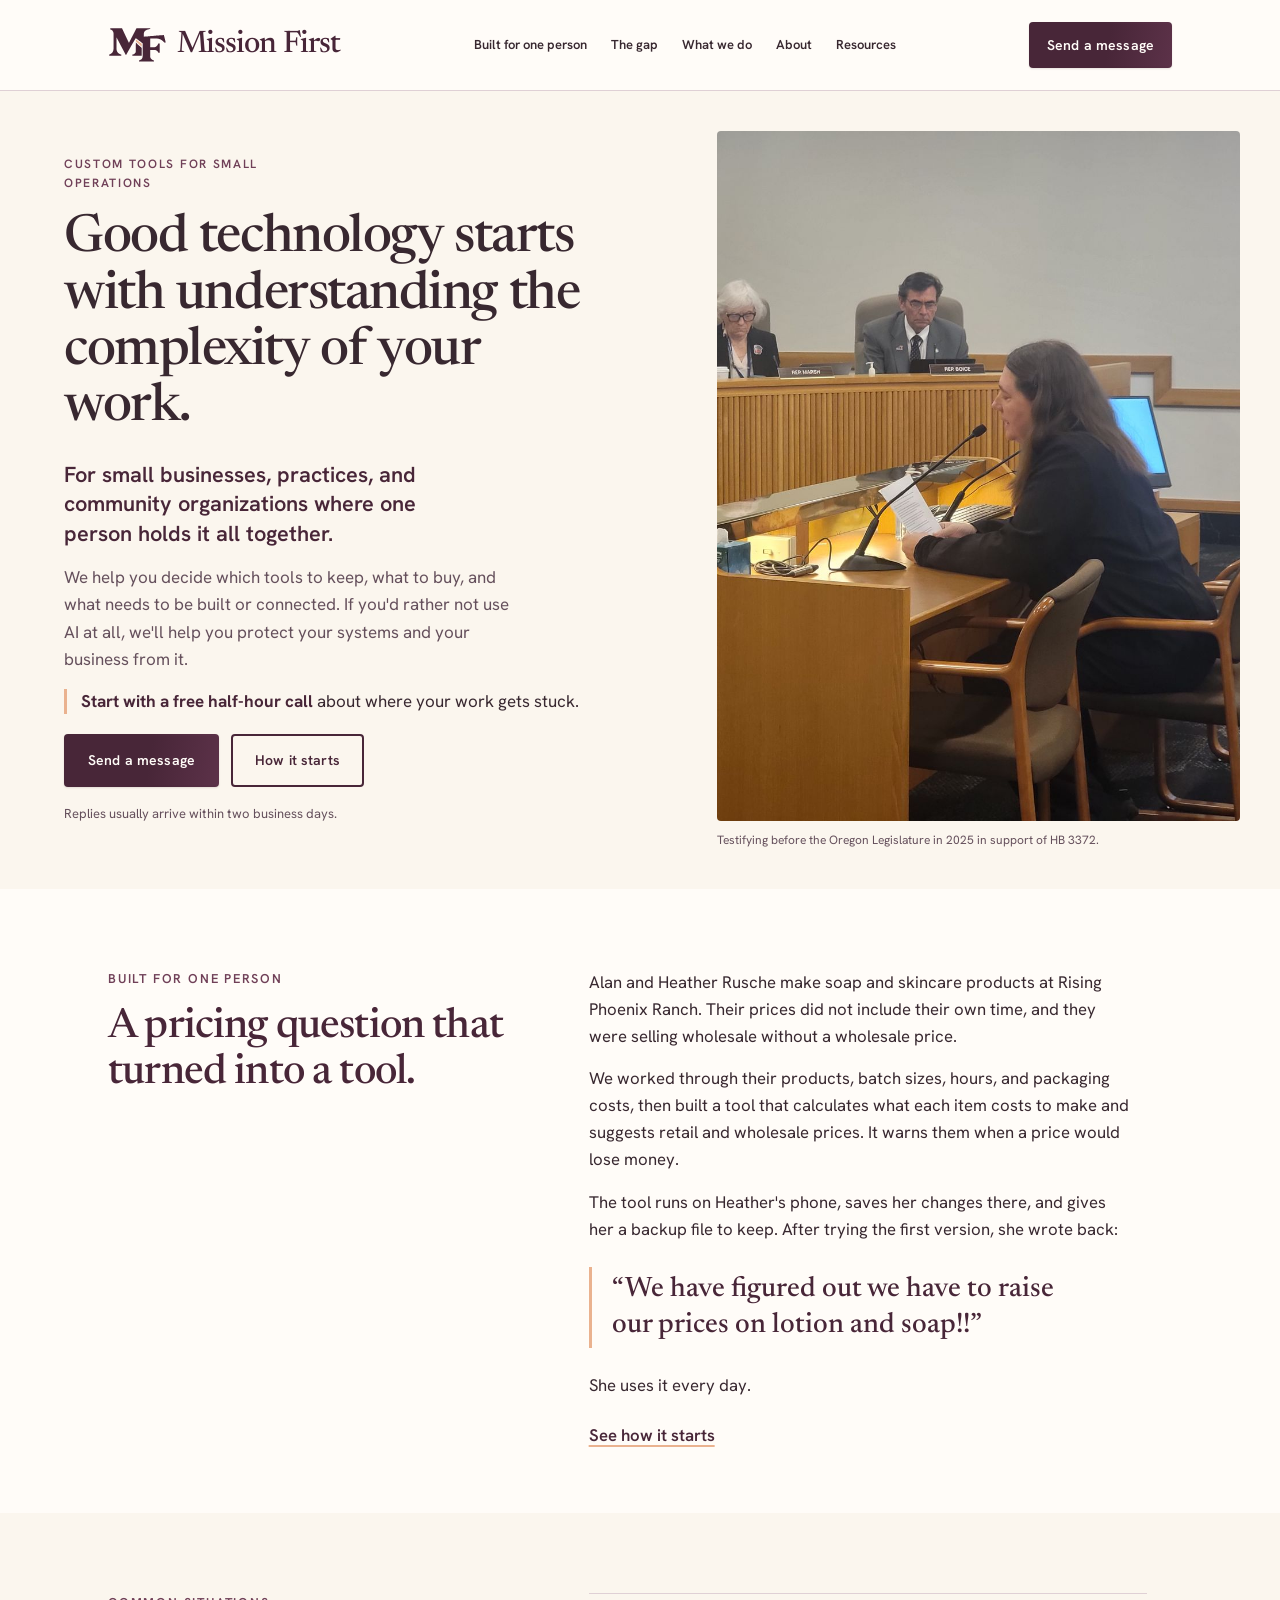
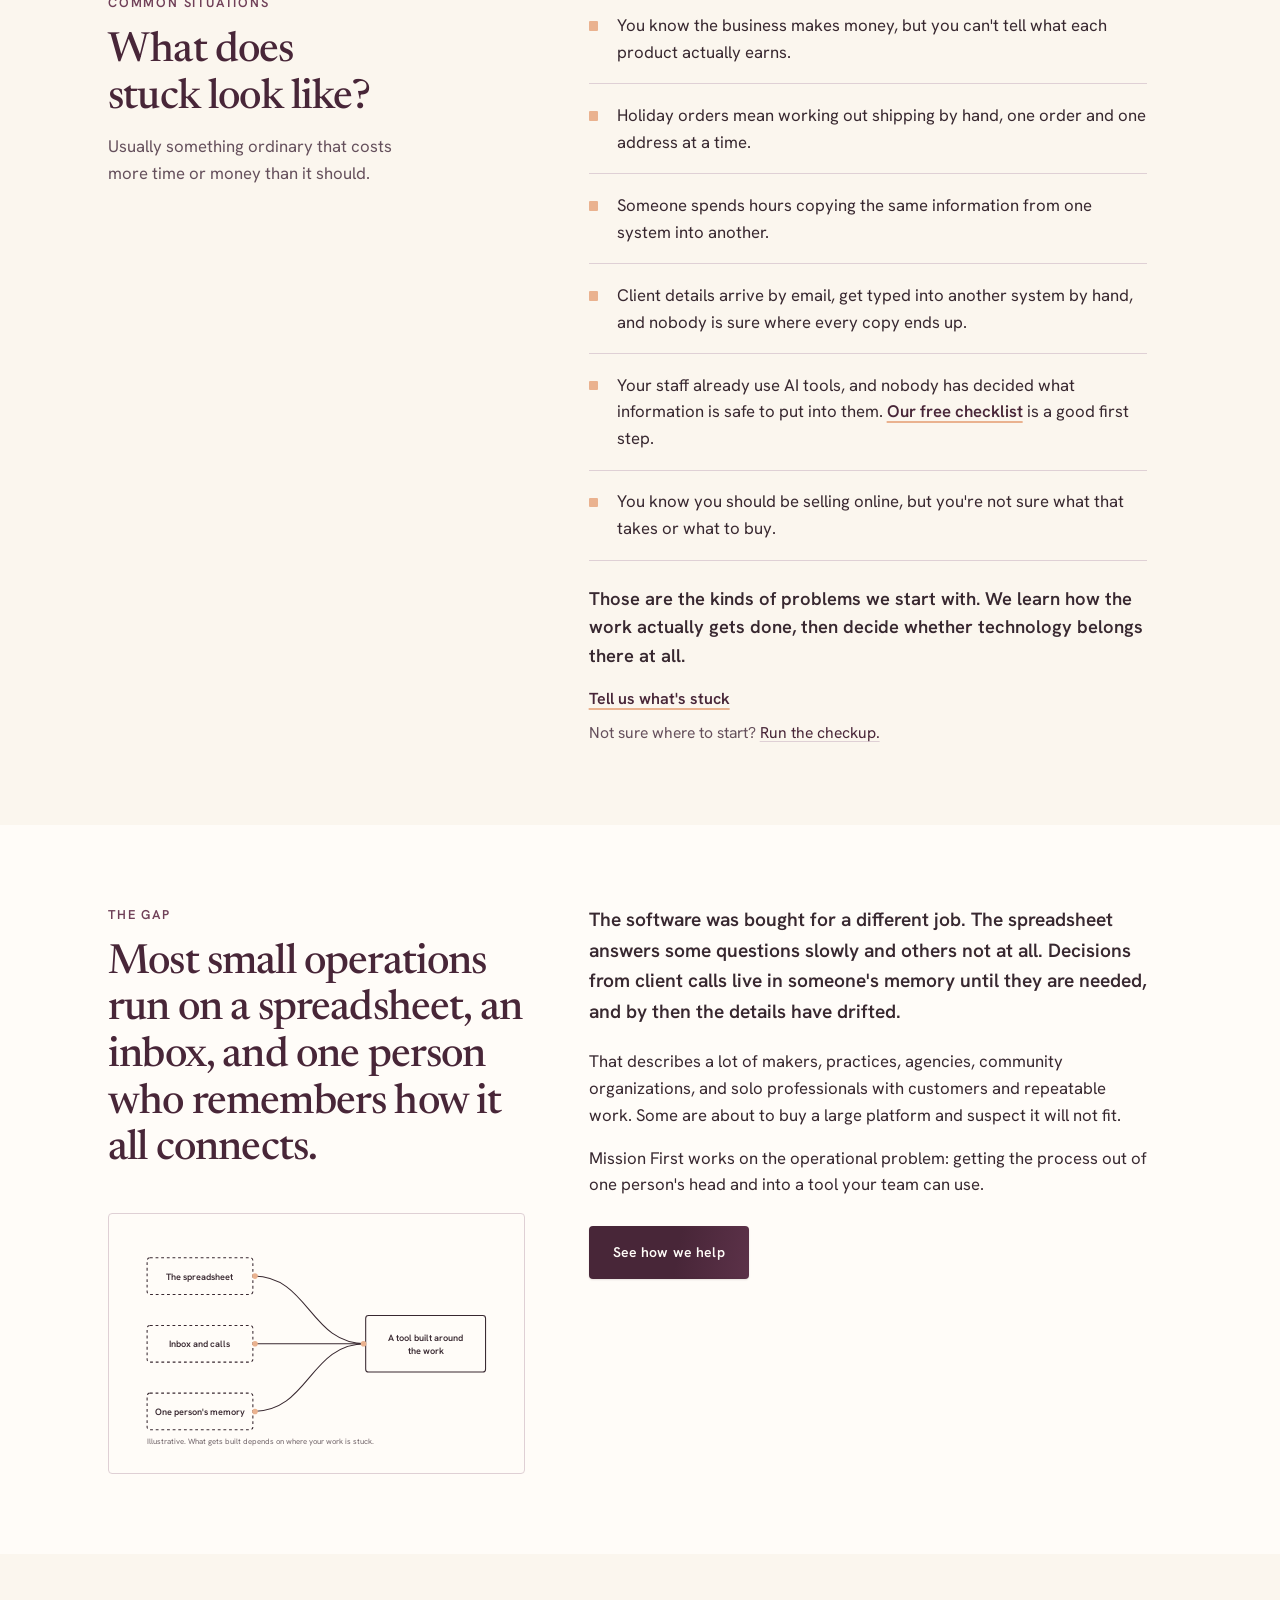
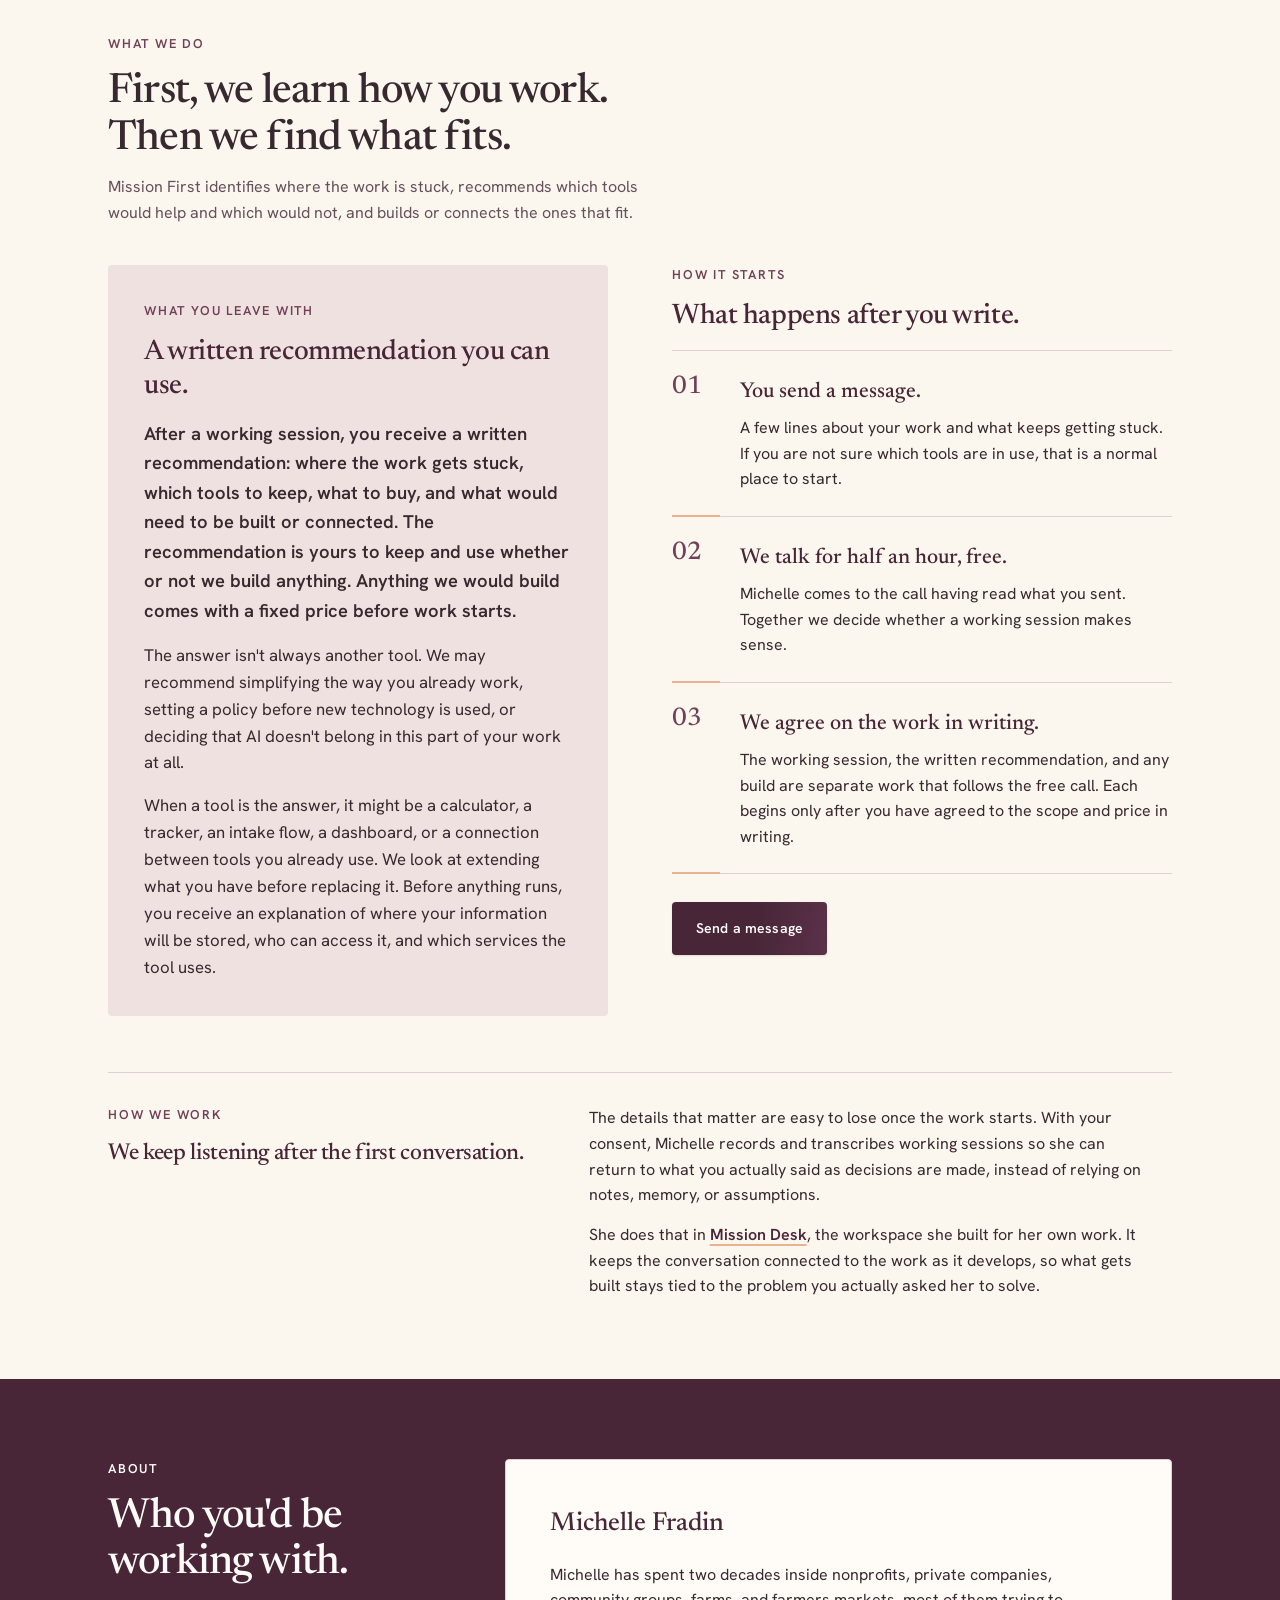
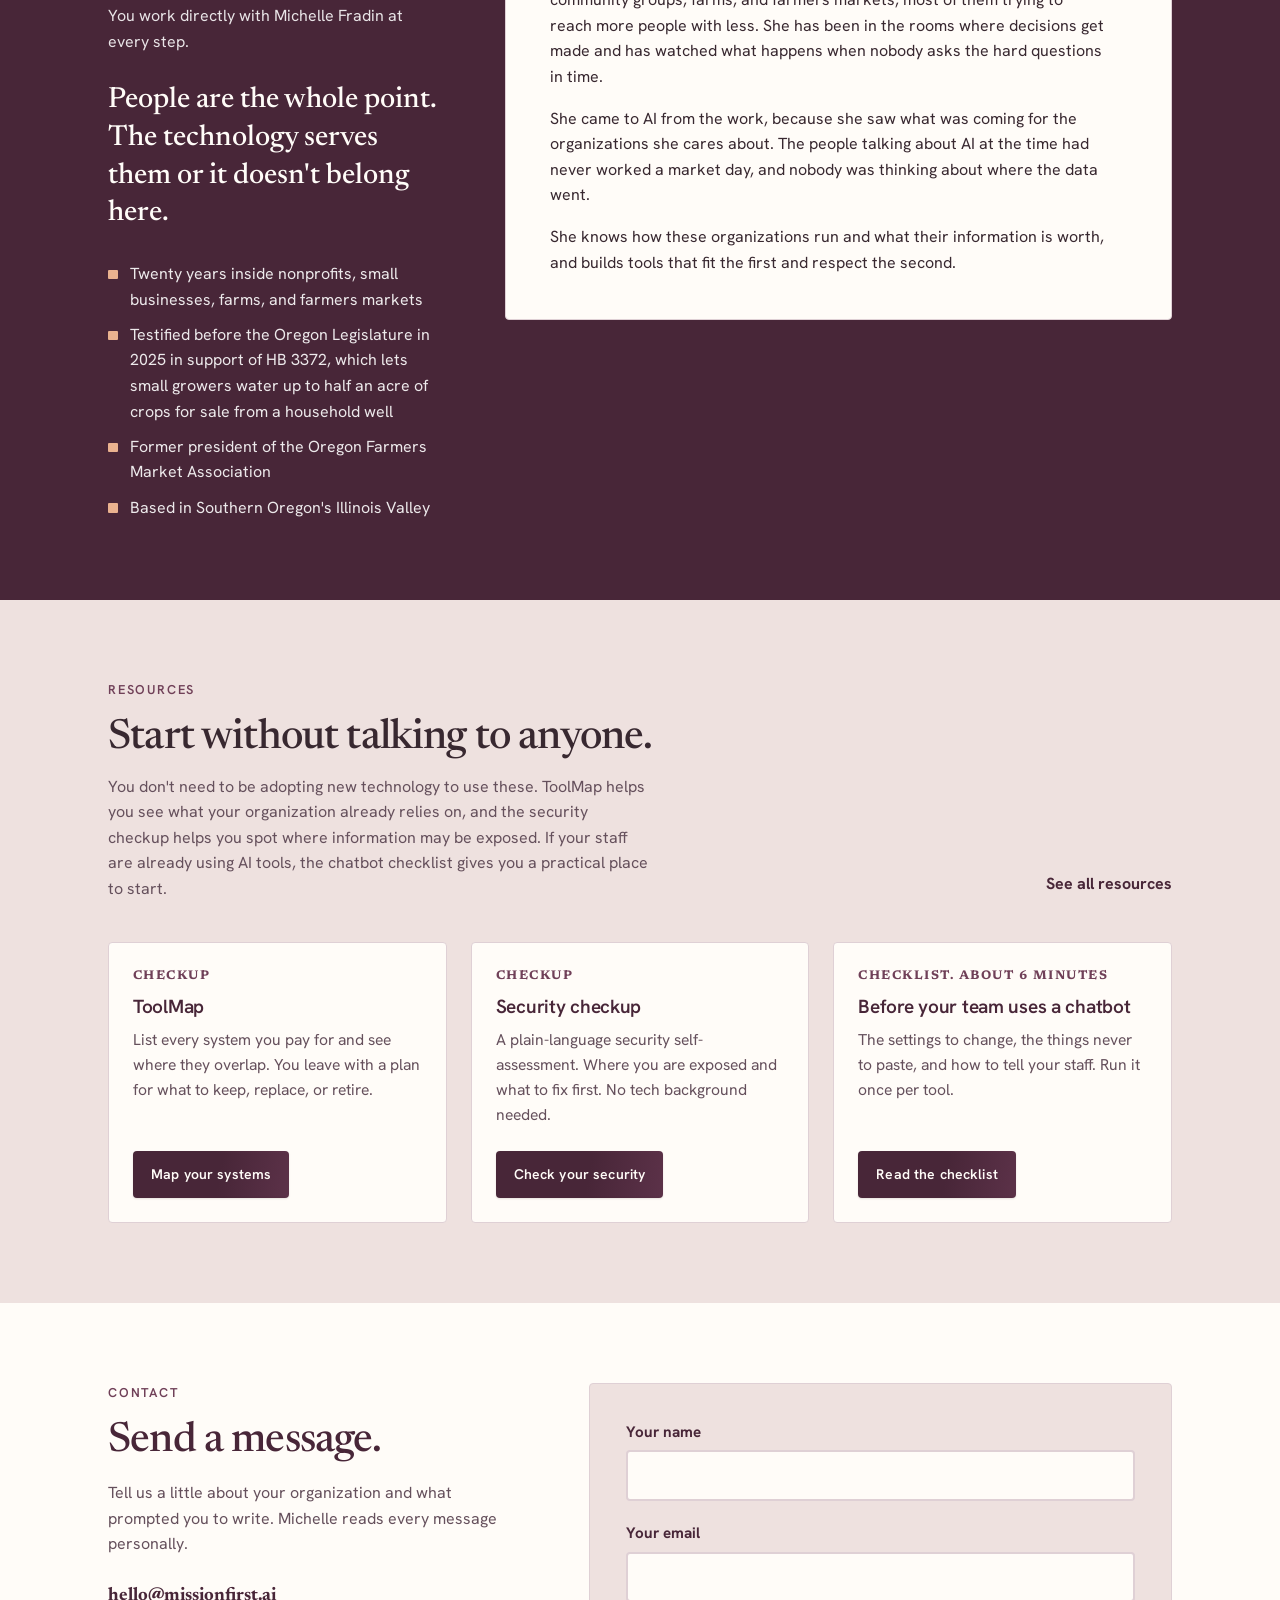
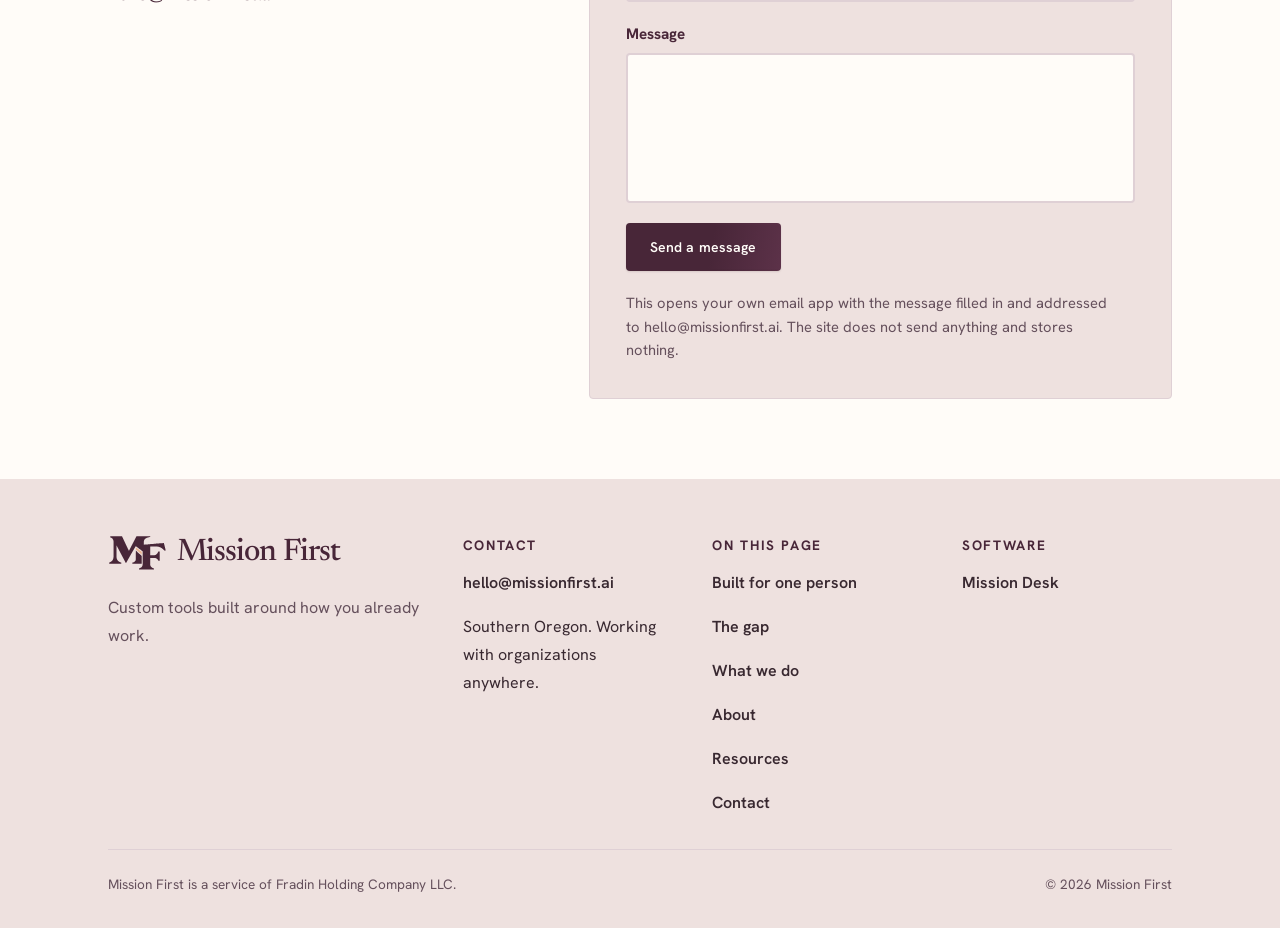
<file: index.html>
<!DOCTYPE html>
<html lang="en">
<head>
  <meta charset="UTF-8">
  <meta name="viewport" content="width=device-width, initial-scale=1.0">
  <title>Mission First by Michelle Fradin. Custom tools for small operations</title>
  <meta name="description" content="Custom tools built around how you already work. Michelle Fradin looks at how a small operation gets its work done, says which tools would help, and builds or connects the ones that fit.">
  <meta property="og:title" content="Mission First by Michelle Fradin. Custom tools for small operations">
  <meta property="og:description" content="Good technology starts with understanding the complexity of your work. For small operations where one person holds it all together. Start with a free half-hour call.">
  <meta property="og:url" content="https://missionfirst.ai">
  <meta property="og:type" content="website">
  <link rel="canonical" href="https://missionfirst.ai">
  <meta property="og:image" content="https://missionfirst.ai/assets/og-image.jpg">
  <meta property="og:image:width" content="1200">
  <meta property="og:image:height" content="630">
  <meta property="og:image:alt" content="Mission First. Good technology starts with understanding the complexity of your work. Michelle Fradin testifying before the Oregon Legislature.">
  <meta name="twitter:card" content="summary_large_image">
  <link rel="icon" href="/favicon.svg" type="image/svg+xml">
  <link rel="icon" href="/favicon-32.png" type="image/png" sizes="32x32">
  <link rel="apple-touch-icon" href="/apple-touch-icon.png">
  <link rel="stylesheet" href="/site.css?v=20261110a">
  <script type="application/ld+json">
  {
    "@context": "https://schema.org",
    "@type": "Organization",
    "@id": "https://missionfirst.ai/#organization",
    "name": "Mission First",
    "alternateName": "missionfirst.ai",
    "url": "https://missionfirst.ai",
    "email": "hello@missionfirst.ai",
    "description": "Custom tools built around how small operations already work.",
    "disambiguatingDescription": "Michelle Fradin's custom tools practice, based in Southern Oregon's Illinois Valley. A service of Fradin Holding Company LLC.",
    "parentOrganization": {
      "@type": "Organization",
      "name": "Fradin Holding Company LLC"
    },
    "founder": {
      "@type": "Person",
      "@id": "https://missionfirst.ai/#michelle-fradin",
      "name": "Michelle Fradin",
      "jobTitle": "Founder",
      "worksFor": {
        "@id": "https://missionfirst.ai/#organization"
      },
      "sameAs": [
        "https://www.linkedin.com/in/michelle-fradin-b4733142b"
      ]
    }
  }
  </script>
</head>
<body>

  <header>
    <div class="container header-row">
      <a href="#top" class="wordmark" aria-label="Mission First home"><span class="lockup"><svg class="mf-mark" viewBox="0 0 615 372" aria-hidden="true" focusable="false">
<path fill="currentColor" fill-rule="evenodd" d="M290.2,163.0 L290.0,163.5 L291.0,164.5 L291.0,170.5 L290.0,171.2 L290.0,173.5 L291.0,174.2 L291.0,181.5 L290.0,182.2 L290.0,258.5 L289.0,259.2 L289.0,262.5 L288.0,263.2 L288.0,265.5 L287.0,266.2 L287.0,267.5 L286.0,268.2 L286.0,269.5 L284.0,271.2 L284.0,272.5 L276.5,280.0 L275.2,280.0 L273.5,282.0 L272.2,282.0 L271.5,283.0 L270.2,283.0 L269.5,284.0 L268.2,284.0 L267.5,285.0 L265.2,285.0 L264.5,286.0 L262.2,286.0 L261.5,287.0 L259.2,287.0 L258.5,288.0 L255.2,288.0 L254.0,289.2 L254.0,299.5 L254.2,299.8 L351.5,299.8 L351.8,299.5 L351.8,219.2 L342.5,210.0 L341.2,210.0 L330.5,199.0 L329.2,199.0 L314.5,184.0 L313.2,184.0 L299.5,170.0 L298.2,170.0 L291.5,163.0 Z M583.8,85.2 L582.5,84.0 L572.2,84.0 L571.5,85.0 L560.2,85.0 L559.5,86.0 L547.2,86.0 L546.5,87.0 L535.2,87.0 L534.5,88.0 L523.2,88.0 L522.5,89.0 L511.2,89.0 L510.5,90.0 L500.2,90.0 L499.5,91.0 L488.2,91.0 L487.5,92.0 L476.2,92.0 L475.5,93.0 L466.2,93.0 L465.5,94.0 L453.2,94.0 L452.5,95.0 L441.2,95.0 L440.5,96.0 L429.2,96.0 L428.5,97.0 L417.2,97.0 L416.5,98.0 L405.2,98.0 L404.5,99.0 L392.2,99.0 L391.5,100.0 L379.2,100.0 L378.5,101.0 L374.2,101.0 L373.8,100.5 L373.8,67.2 L374.8,66.5 L374.8,61.2 L375.8,60.5 L375.8,58.2 L376.8,57.5 L376.8,55.2 L377.8,54.5 L377.8,53.2 L378.8,52.5 L378.8,51.2 L379.8,50.5 L379.8,49.2 L382.8,46.5 L382.8,45.2 L389.2,38.8 L390.5,38.8 L392.2,36.8 L393.5,36.8 L396.2,33.8 L397.5,33.8 L398.2,32.8 L399.5,32.8 L400.2,31.8 L401.5,31.8 L402.2,30.8 L403.5,30.8 L404.2,29.8 L406.5,29.8 L407.2,28.8 L408.5,28.8 L409.2,27.8 L411.5,27.8 L412.2,26.8 L413.5,26.8 L414.2,25.8 L417.5,25.8 L418.2,24.8 L421.5,24.8 L422.2,23.8 L425.5,23.8 L426.2,22.8 L430.5,22.8 L431.2,21.8 L438.5,21.8 L439.2,20.8 L440.5,20.8 L440.8,20.5 L440.8,14.2 L439.8,13.5 L439.8,12.2 L439.5,12.0 L298.2,12.0 L297.0,13.2 L297.0,14.5 L295.0,16.2 L295.0,17.5 L294.0,18.2 L294.0,19.5 L293.0,20.2 L293.0,21.5 L292.0,22.2 L292.0,23.5 L291.0,24.2 L291.0,25.5 L290.0,26.2 L290.0,27.5 L289.0,28.2 L289.0,29.5 L288.0,30.2 L288.0,31.5 L287.0,32.2 L287.0,33.5 L286.0,34.2 L286.0,35.5 L285.0,36.2 L285.0,37.5 L284.0,38.2 L284.0,39.5 L283.0,40.2 L283.0,41.5 L282.0,42.2 L282.0,43.5 L281.0,44.2 L281.0,45.5 L280.0,46.2 L280.0,47.5 L279.0,48.2 L279.0,49.5 L278.0,50.2 L278.0,51.5 L277.0,52.2 L277.0,53.5 L276.0,54.2 L276.0,55.5 L275.0,56.2 L275.0,57.5 L274.0,58.2 L274.0,59.5 L272.0,61.2 L272.0,62.5 L271.0,63.2 L271.0,64.5 L270.0,65.2 L270.0,66.5 L269.0,67.2 L269.0,68.5 L268.0,69.2 L268.0,70.5 L267.0,71.2 L267.0,72.5 L266.0,73.2 L266.0,74.5 L265.0,75.2 L265.0,76.5 L264.0,77.2 L264.0,78.5 L262.0,80.2 L262.0,81.5 L261.0,82.2 L261.0,83.5 L260.0,84.2 L260.0,85.5 L259.0,86.2 L259.0,87.5 L258.0,88.2 L258.0,89.5 L257.0,90.2 L257.0,91.5 L256.0,92.2 L256.0,93.5 L255.0,94.2 L255.0,95.5 L254.0,96.2 L254.0,97.5 L253.0,98.2 L253.0,99.5 L252.0,100.2 L252.0,101.5 L251.0,102.2 L251.0,103.5 L250.0,104.2 L250.0,105.5 L249.0,106.2 L249.0,107.5 L247.0,109.2 L247.0,110.5 L246.0,111.2 L246.0,112.5 L245.0,113.2 L245.0,114.5 L244.0,115.2 L244.0,116.5 L243.0,117.2 L243.0,118.5 L242.0,119.2 L242.0,120.5 L241.0,121.2 L241.0,122.5 L240.0,123.2 L240.0,124.5 L239.0,125.2 L239.0,126.5 L238.0,127.2 L238.0,128.5 L237.0,129.2 L237.0,130.5 L236.0,131.2 L236.0,132.5 L235.0,133.2 L235.0,134.5 L234.0,135.2 L234.0,136.5 L233.0,137.2 L233.0,138.5 L231.0,140.2 L231.0,141.5 L230.0,142.2 L230.0,143.5 L229.0,144.2 L229.0,145.5 L228.0,146.2 L228.0,147.5 L227.0,148.2 L227.0,149.5 L226.0,150.2 L226.0,151.5 L225.0,152.2 L225.0,153.5 L224.0,154.2 L224.0,155.5 L223.0,156.2 L223.0,157.5 L222.0,158.2 L222.0,159.5 L221.0,160.2 L221.0,161.5 L220.0,162.2 L220.0,163.5 L218.2,165.0 L217.8,164.5 L217.8,163.2 L216.8,162.5 L216.8,161.2 L215.8,160.5 L215.8,159.2 L214.8,158.5 L214.8,157.2 L213.8,156.5 L213.8,155.2 L212.8,154.5 L212.8,153.2 L211.8,152.5 L211.8,151.2 L210.8,150.5 L210.8,149.2 L209.8,148.5 L209.8,147.2 L208.8,146.5 L208.8,145.2 L207.8,144.5 L207.8,143.2 L206.8,142.5 L206.8,141.2 L205.8,140.5 L205.8,139.2 L204.8,138.5 L204.8,137.2 L203.8,136.5 L203.8,134.2 L202.8,133.5 L202.8,132.2 L201.8,131.5 L201.8,130.2 L200.8,129.5 L200.8,128.2 L199.8,127.5 L199.8,126.2 L198.8,125.5 L198.8,124.2 L197.8,123.5 L197.8,122.2 L196.8,121.5 L196.8,120.2 L195.8,119.5 L195.8,118.2 L194.8,117.5 L194.8,115.2 L193.8,114.5 L193.8,113.2 L192.8,112.5 L192.8,111.2 L191.8,110.5 L191.8,109.2 L190.8,108.5 L190.8,107.2 L189.8,106.5 L189.8,105.2 L188.8,104.5 L188.8,103.2 L187.8,102.5 L187.8,101.2 L186.8,100.5 L186.8,98.2 L185.8,97.5 L185.8,96.2 L184.8,95.5 L184.8,94.2 L183.8,93.5 L183.8,92.2 L182.8,91.5 L182.8,90.2 L181.8,89.5 L181.8,88.2 L180.8,87.5 L180.8,86.2 L179.8,85.5 L179.8,84.2 L178.8,83.5 L178.8,81.2 L177.8,80.5 L177.8,79.2 L176.8,78.5 L176.8,77.2 L175.8,76.5 L175.8,75.2 L174.8,74.5 L174.8,73.2 L173.8,72.5 L173.8,71.2 L172.8,70.5 L172.8,69.2 L171.8,68.5 L171.8,67.2 L170.8,66.5 L170.8,64.2 L169.8,63.5 L169.8,62.2 L168.8,61.5 L168.8,60.2 L167.8,59.5 L167.8,58.2 L166.8,57.5 L166.8,56.2 L165.8,55.5 L165.8,54.2 L164.8,53.5 L164.8,52.2 L163.8,51.5 L163.8,50.2 L162.8,49.5 L162.8,48.2 L161.8,47.5 L161.8,45.2 L160.8,44.5 L160.8,43.2 L159.8,42.5 L159.8,41.2 L158.8,40.5 L158.8,39.2 L157.8,38.5 L157.8,37.2 L156.8,36.5 L156.8,35.2 L155.8,34.5 L155.8,33.2 L154.8,32.5 L154.8,31.2 L153.8,30.5 L153.8,29.2 L152.8,28.5 L152.8,26.2 L151.8,25.5 L151.8,24.2 L150.8,23.5 L150.8,22.2 L149.8,21.5 L149.8,20.2 L148.8,19.5 L148.8,18.2 L147.8,17.5 L147.8,15.2 L146.5,14.0 L24.2,14.0 L24.0,14.2 L24.0,18.5 L23.0,19.2 L23.0,24.5 L24.5,24.8 L25.2,25.8 L27.5,25.8 L28.2,26.8 L29.5,26.8 L30.2,27.8 L31.5,27.8 L32.2,28.8 L33.5,28.8 L34.2,29.8 L35.5,29.8 L37.2,31.8 L38.5,31.8 L41.2,34.8 L42.5,34.8 L48.0,40.2 L48.0,41.5 L50.0,43.2 L50.0,44.5 L52.0,46.2 L52.0,47.5 L53.0,48.2 L53.0,49.5 L54.0,50.2 L54.0,51.5 L55.0,52.2 L55.0,54.5 L56.0,55.2 L56.0,58.5 L57.0,59.2 L57.0,65.5 L58.0,66.2 L58.0,228.5 L57.0,229.2 L57.0,238.5 L56.0,239.2 L56.0,243.5 L55.0,244.2 L55.0,246.5 L54.0,247.2 L54.0,249.5 L53.0,250.2 L53.0,252.5 L52.0,253.2 L52.0,254.5 L51.0,255.2 L51.0,257.5 L50.0,258.2 L50.0,259.5 L48.0,261.2 L48.0,262.5 L45.0,265.2 L45.0,266.5 L36.5,275.0 L35.2,275.0 L32.5,278.0 L31.2,278.0 L29.5,280.0 L28.2,280.0 L26.5,282.0 L25.2,282.0 L24.5,283.0 L23.2,283.0 L22.5,284.0 L21.2,284.0 L20.5,285.0 L19.2,285.0 L18.5,286.0 L17.2,286.0 L16.5,287.0 L14.2,287.0 L13.5,288.0 L12.0,288.2 L12.0,294.5 L13.0,295.2 L13.0,299.5 L13.2,299.8 L137.5,299.8 L138.8,298.5 L138.8,289.2 L137.5,288.0 L136.2,288.0 L135.5,287.0 L133.2,287.0 L132.5,286.0 L131.2,286.0 L130.5,285.0 L128.2,285.0 L127.5,284.0 L126.2,284.0 L125.5,283.0 L124.2,283.0 L123.5,282.0 L122.2,282.0 L121.5,281.0 L120.2,281.0 L119.5,280.0 L118.2,280.0 L117.5,279.0 L116.2,279.0 L114.5,277.0 L113.2,277.0 L110.5,274.0 L109.2,274.0 L99.8,264.5 L99.8,263.2 L97.8,261.5 L97.8,260.2 L96.8,259.5 L96.8,258.2 L95.8,257.5 L95.8,256.2 L94.8,255.5 L94.8,254.2 L93.8,253.5 L93.8,252.2 L92.8,251.5 L92.8,249.2 L91.8,248.5 L91.8,246.2 L90.8,245.5 L90.8,241.2 L89.8,240.5 L89.8,234.2 L88.8,233.5 L88.8,110.2 L89.2,109.8 L91.0,111.2 L91.0,112.5 L92.0,113.2 L92.0,114.5 L93.0,115.2 L93.0,116.5 L94.0,117.2 L94.0,118.5 L95.0,119.2 L95.0,120.5 L96.0,121.2 L96.0,122.5 L97.0,123.2 L97.0,124.5 L98.0,125.2 L98.0,126.5 L99.0,127.2 L99.0,128.5 L100.0,129.2 L100.0,130.5 L101.0,131.2 L101.0,132.5 L103.0,134.2 L103.0,135.5 L104.0,136.2 L104.0,137.5 L105.0,138.2 L105.0,139.5 L106.0,140.2 L106.0,141.5 L107.0,142.2 L107.0,143.5 L108.0,144.2 L108.0,145.5 L109.0,146.2 L109.0,147.5 L110.0,148.2 L110.0,149.5 L112.0,151.2 L112.0,152.5 L113.0,153.2 L113.0,154.5 L114.0,155.2 L114.0,156.5 L115.0,157.2 L115.0,158.5 L116.0,159.2 L116.0,160.5 L117.0,161.2 L117.0,162.5 L118.0,163.2 L118.0,164.5 L119.0,165.2 L119.0,166.5 L121.0,168.2 L121.0,169.5 L122.0,170.2 L122.0,171.5 L123.0,172.2 L123.0,173.5 L124.0,174.2 L124.0,175.5 L125.0,176.2 L125.0,177.5 L126.0,178.2 L126.0,179.5 L127.0,180.2 L127.0,181.5 L128.0,182.2 L128.0,183.5 L129.0,184.2 L129.0,185.5 L130.0,186.2 L130.0,187.5 L132.0,189.2 L132.0,190.5 L133.0,191.2 L133.0,192.5 L134.0,193.2 L134.0,194.5 L135.0,195.2 L135.0,196.5 L136.0,197.2 L136.0,198.5 L137.0,199.2 L137.0,200.5 L138.0,201.2 L138.0,202.5 L139.0,203.2 L139.0,204.5 L141.0,206.2 L141.0,207.5 L142.0,208.2 L142.0,209.5 L143.0,210.2 L143.0,211.5 L144.0,212.2 L144.0,213.5 L145.0,214.2 L145.0,215.5 L146.0,216.2 L146.0,217.5 L147.0,218.2 L147.0,219.5 L148.0,220.2 L148.0,221.5 L150.0,223.2 L150.0,224.5 L151.0,225.2 L151.0,226.5 L152.0,227.2 L152.0,228.5 L153.0,229.2 L153.0,230.5 L154.0,231.2 L154.0,232.5 L155.0,233.2 L155.0,234.5 L156.0,235.2 L156.0,236.5 L157.0,237.2 L157.0,238.5 L159.0,240.2 L159.0,241.5 L160.0,242.2 L160.0,243.5 L161.0,244.2 L161.0,245.5 L162.0,246.2 L162.0,247.5 L163.0,248.2 L163.0,249.5 L164.0,250.2 L164.0,251.5 L165.0,252.2 L165.0,253.5 L166.0,254.2 L166.0,255.5 L167.0,256.2 L167.0,257.5 L168.0,258.2 L168.0,259.5 L170.0,261.2 L170.0,262.5 L171.0,263.2 L171.0,264.5 L172.0,265.2 L172.0,266.5 L173.0,267.2 L173.0,268.5 L174.0,269.2 L174.0,270.5 L175.0,271.2 L175.0,272.5 L176.0,273.2 L176.0,274.5 L177.0,275.2 L177.0,276.5 L178.0,277.2 L178.0,278.5 L179.0,279.2 L179.0,280.5 L180.0,281.2 L180.0,282.5 L182.0,284.2 L182.0,285.5 L183.0,286.2 L183.0,287.5 L184.0,288.2 L184.0,289.5 L185.0,290.2 L185.0,291.5 L186.0,292.2 L186.0,293.5 L187.2,294.8 L187.8,294.5 L187.8,293.2 L189.8,291.5 L189.8,290.2 L190.8,289.5 L190.8,288.2 L191.8,287.5 L191.8,286.2 L192.8,285.5 L192.8,284.2 L194.8,282.5 L194.8,281.2 L195.8,280.5 L195.8,279.2 L196.8,278.5 L196.8,277.2 L198.8,275.5 L198.8,274.2 L199.8,273.5 L199.8,272.2 L200.8,271.5 L200.8,270.2 L201.8,269.5 L201.8,268.2 L203.8,266.5 L203.8,265.2 L204.8,264.5 L204.8,263.2 L205.8,262.5 L205.8,261.2 L207.8,259.5 L207.8,258.2 L208.8,257.5 L208.8,256.2 L209.8,255.5 L209.8,254.2 L210.8,253.5 L210.8,252.2 L211.8,251.5 L211.8,250.2 L213.8,248.5 L213.8,247.2 L214.8,246.5 L214.8,245.2 L216.8,243.5 L216.8,242.2 L217.8,241.5 L217.8,240.2 L218.8,239.5 L218.8,238.2 L219.8,237.5 L219.8,236.2 L221.8,234.5 L221.8,233.2 L222.8,232.5 L222.8,231.2 L223.8,230.5 L223.8,229.2 L225.8,227.5 L225.8,226.2 L226.8,225.5 L226.8,224.2 L227.8,223.5 L227.8,222.2 L228.8,221.5 L228.8,220.2 L230.8,218.5 L230.8,217.2 L231.8,216.5 L231.8,215.2 L232.8,214.5 L232.8,213.2 L234.8,211.5 L234.8,210.2 L235.8,209.5 L235.8,208.2 L236.8,207.5 L236.8,206.2 L238.8,204.5 L238.8,203.2 L239.8,202.5 L239.8,201.2 L240.8,200.5 L240.8,199.2 L242.8,197.5 L242.8,196.2 L243.8,195.5 L243.8,194.2 L244.8,193.5 L244.8,192.2 L245.8,191.5 L245.8,190.2 L247.8,188.5 L247.8,187.2 L249.8,185.5 L249.8,184.2 L250.8,183.5 L250.8,182.2 L251.8,181.5 L251.8,180.2 L253.8,178.5 L253.8,177.2 L254.8,176.5 L254.8,175.2 L256.8,173.5 L256.8,172.2 L257.8,171.5 L257.8,170.2 L258.8,169.5 L258.8,168.2 L259.8,167.5 L259.8,166.2 L261.8,164.5 L261.8,163.2 L262.8,162.5 L262.8,161.2 L264.8,159.5 L264.8,158.2 L265.8,157.5 L265.8,156.2 L267.8,154.5 L267.8,153.2 L268.8,152.5 L268.8,151.2 L270.8,149.5 L270.8,148.2 L271.8,147.5 L271.8,146.2 L272.8,145.5 L272.8,144.2 L273.8,143.5 L273.8,142.2 L275.8,140.5 L275.8,139.2 L276.8,138.5 L276.8,137.2 L278.8,135.5 L278.8,134.2 L279.8,133.5 L279.8,132.2 L281.8,130.5 L281.8,129.2 L282.8,128.5 L282.8,127.2 L284.8,125.5 L284.8,124.2 L285.8,123.5 L285.8,122.2 L287.8,120.5 L287.8,119.2 L288.8,118.5 L288.8,117.2 L289.2,116.8 L290.5,116.8 L294.2,120.8 L295.5,120.8 L298.2,123.8 L299.5,123.8 L301.2,125.8 L302.5,125.8 L304.2,127.8 L305.5,127.8 L308.2,130.8 L309.5,130.8 L312.2,133.8 L313.5,133.8 L316.2,136.8 L317.5,136.8 L320.2,139.8 L321.5,139.8 L324.2,142.8 L325.5,142.8 L328.2,145.8 L329.5,145.8 L332.2,148.8 L333.5,148.8 L336.2,151.8 L337.5,151.8 L340.2,154.8 L341.5,154.8 L344.2,157.8 L345.5,157.8 L348.2,160.8 L349.5,160.8 L352.2,163.8 L353.5,163.8 L356.2,166.8 L357.5,166.8 L360.2,169.8 L361.5,169.8 L362.0,170.2 L362.0,307.5 L361.0,308.2 L361.0,315.5 L360.0,316.2 L360.0,319.5 L359.0,320.2 L359.0,321.5 L358.0,322.2 L358.0,324.5 L356.0,326.2 L356.0,327.5 L354.0,329.2 L354.0,330.5 L346.5,338.0 L345.2,338.0 L343.5,340.0 L342.2,340.0 L340.5,342.0 L339.2,342.0 L337.5,344.0 L336.2,344.0 L335.5,345.0 L334.2,345.0 L333.5,346.0 L331.2,346.0 L330.5,347.0 L329.2,347.0 L328.5,348.0 L326.2,348.0 L325.5,349.0 L323.0,349.2 L323.0,359.5 L323.2,359.8 L479.5,359.8 L479.8,359.5 L479.8,349.2 L477.2,349.0 L476.5,348.0 L474.2,348.0 L473.5,347.0 L471.2,347.0 L470.5,346.0 L469.2,346.0 L468.5,345.0 L467.2,345.0 L466.5,344.0 L465.2,344.0 L464.5,343.0 L463.2,343.0 L461.5,341.0 L460.2,341.0 L458.5,339.0 L457.2,339.0 L453.5,335.0 L452.2,335.0 L450.8,333.5 L450.8,332.2 L446.8,328.5 L446.8,327.2 L444.8,325.5 L444.8,324.2 L443.8,323.5 L443.8,321.2 L442.8,320.5 L442.8,318.2 L441.8,317.5 L441.8,314.2 L440.8,313.5 L440.8,305.2 L439.8,304.5 L439.8,302.2 L440.8,301.5 L440.8,240.2 L442.2,238.8 L488.5,238.8 L489.2,239.8 L493.5,239.8 L494.2,240.8 L496.5,240.8 L497.2,241.8 L499.5,241.8 L500.2,242.8 L501.5,242.8 L502.2,243.8 L503.5,243.8 L504.2,244.8 L505.5,244.8 L507.2,246.8 L508.5,246.8 L510.2,248.8 L511.5,248.8 L518.0,255.2 L518.0,256.5 L521.0,259.2 L521.0,260.5 L523.0,262.2 L523.0,263.5 L524.0,264.2 L524.0,265.5 L525.0,266.2 L525.0,267.5 L526.0,268.2 L526.2,269.8 L539.5,269.8 L539.8,269.5 L539.8,172.2 L538.2,172.0 L537.5,171.0 L525.2,171.0 L524.0,172.2 L524.0,174.5 L523.0,175.2 L523.0,177.5 L522.0,178.2 L522.0,179.5 L521.0,180.2 L521.0,181.5 L520.0,182.2 L520.0,183.5 L519.0,184.2 L519.0,185.5 L518.0,186.2 L518.0,187.5 L516.0,189.2 L516.0,190.5 L514.0,192.2 L514.0,193.5 L503.5,204.0 L502.2,204.0 L500.5,206.0 L499.2,206.0 L498.5,207.0 L497.2,207.0 L496.5,208.0 L495.2,208.0 L494.5,209.0 L492.2,209.0 L491.5,210.0 L489.2,210.0 L488.5,211.0 L484.2,211.0 L483.5,212.0 L442.2,212.0 L440.8,210.5 L440.8,122.2 L442.2,120.8 L492.5,120.8 L493.2,119.8 L499.5,119.8 L500.2,120.8 L517.5,120.8 L518.2,121.8 L524.5,121.8 L525.2,122.8 L528.5,122.8 L529.2,123.8 L531.5,123.8 L532.2,124.8 L535.5,124.8 L536.2,125.8 L538.5,125.8 L539.2,126.8 L541.5,126.8 L542.2,127.8 L543.5,127.8 L544.2,128.8 L546.5,128.8 L547.2,129.8 L548.5,129.8 L549.2,130.8 L550.5,130.8 L551.2,131.8 L552.5,131.8 L553.2,132.8 L554.5,132.8 L556.2,134.8 L557.5,134.8 L558.2,135.8 L559.5,135.8 L561.2,137.8 L562.5,137.8 L564.2,139.8 L565.5,139.8 L568.2,142.8 L569.5,142.8 L585.0,158.2 L585.0,159.5 L589.2,163.8 L590.2,162.8 L597.5,162.8 L598.2,161.8 L602.5,161.8 L602.8,160.2 L601.8,159.5 L601.8,156.2 L600.8,155.5 L600.8,152.2 L599.8,151.5 L599.8,148.2 L598.8,147.5 L598.8,144.2 L597.8,143.5 L597.8,140.2 L596.8,139.5 L596.8,136.2 L595.8,135.5 L595.8,132.2 L594.8,131.5 L594.8,128.2 L593.8,127.5 L593.8,124.2 L592.8,123.5 L592.8,120.2 L591.8,119.5 L591.8,116.2 L590.8,115.5 L590.8,112.2 L589.8,111.5 L589.8,108.2 L588.8,107.5 L588.8,104.2 L587.8,103.5 L587.8,100.2 L586.8,99.5 L586.8,96.2 L585.8,95.5 L585.8,93.2 L584.8,92.5 L584.8,89.2 L583.8,88.5 Z"/>
<path fill="var(--mf-logo-accent, transparent)" fill-rule="evenodd" d="M291.2,131.0 L291.0,131.2 L291.0,149.5 L294.2,152.8 L295.5,152.8 L310.2,167.8 L311.5,167.8 L324.2,180.8 L325.5,180.8 L338.2,193.8 L339.5,193.8 L348.2,202.8 L349.5,202.8 L351.5,204.8 L351.8,204.5 L351.8,191.2 L352.8,190.5 L351.8,189.5 L351.8,174.2 L350.5,173.0 L349.2,173.0 L347.5,171.0 L346.2,171.0 L343.5,168.0 L342.2,168.0 L340.5,166.0 L339.2,166.0 L337.5,164.0 L336.2,164.0 L333.5,161.0 L332.2,161.0 L330.5,159.0 L329.2,159.0 L326.5,156.0 L325.2,156.0 L322.5,153.0 L321.2,153.0 L318.5,150.0 L317.2,150.0 L314.5,147.0 L313.2,147.0 L311.5,145.0 L310.2,145.0 L307.5,142.0 L306.2,142.0 L303.5,139.0 L302.2,139.0 L299.5,136.0 L298.2,136.0 L295.5,133.0 L294.2,133.0 L292.5,131.0 Z"/>
</svg><span class="wordmark-text">Mission First</span></span></a>
      <button class="menu-toggle" type="button" aria-expanded="false" aria-controls="page-nav">Menu</button>
      <nav class="nav" id="page-nav" aria-label="Page sections">
        <a href="#built">Built for one person</a>
        <a href="#problem">The gap</a>
        <a href="#work">What we do</a>
        <a href="#about">About</a>
        <a href="/resources/">Resources</a>
      </nav>
      <a href="#contact" class="btn btn-sm">Send a message</a>
    </div>
  </header>

  <main id="top">

    <section class="hero" aria-labelledby="hero-heading">
      <figure class="hero-figure">
        <img class="hero-media" src="assets/michelle-testifying.jpg" alt="Michelle Fradin at the witness table, testifying before an Oregon House committee in support of HB 3372" width="1600" height="1200" fetchpriority="high">
        <figcaption>Testifying before the Oregon Legislature in 2025 in support of HB 3372.</figcaption>
      </figure>
      <div class="container hero-content">
        <span class="eyebrow">Custom tools for small operations</span>
        <h1 id="hero-heading">Good technology starts with understanding the complexity of your work.</h1>
        <p class="hero-intro">For small businesses, practices, and community organizations where one person holds it all together.</p>
        <p class="lead">We help you decide which tools to keep, what to buy, and what needs to be built or connected. If you'd rather not use AI at all, we'll help you protect your systems and your business from it.</p>
        <p class="hero-offer"><strong>Start with a free half-hour call</strong> about where your work gets stuck.</p>
        <div class="hero-actions">
          <a href="#contact" class="btn">Send a message</a>
          <a href="#next" class="btn btn-ghost-light">How it starts</a>
        </div>
        <p class="hero-note">Replies usually arrive within two business days.</p>
      </div>
    </section>

    <section class="built" id="built" aria-labelledby="built-heading">
      <div class="container built-grid built-story">
        <div class="built-head">
          <span class="eyebrow">Built for one person</span>
          <h2 id="built-heading">A pricing question that turned into a tool.</h2>
        </div>
        <div class="built-text">
          <p>Alan and Heather Rusche make soap and skincare products at Rising Phoenix Ranch. Their prices did not include their own time, and they were selling wholesale without a wholesale price.</p>
          <p>We worked through their products, batch sizes, hours, and packaging costs, then built a tool that calculates what each item costs to make and suggests retail and wholesale prices. It warns them when a price would lose money.</p>
          <p>The tool runs on Heather's phone, saves her changes there, and gives her a backup file to keep. After trying the first version, she wrote back:</p>
          <blockquote class="built-quote"><p>&ldquo;We have figured out we have to raise our prices on lotion and soap!!&rdquo;</p></blockquote>
          <p>She uses it every day.</p>
          <p class="text-link"><a href="#next">See how it starts</a></p>
        </div>
      </div>
    </section>

    <section class="stuck" id="stuck" aria-labelledby="stuck-heading">
      <div class="container stuck-grid">
        <div>
          <span class="eyebrow">Common situations</span>
          <h2 id="stuck-heading">What does stuck look like?</h2>
          <p class="soft">Usually something ordinary that costs more time or money than it should.</p>
        </div>
        <div>
          <ul class="stuck-list">
            <li>You know the business makes money, but you can't tell what each product actually earns.</li>
            <li>Holiday orders mean working out shipping by hand, one order and one address at a time.</li>
            <li>Someone spends hours copying the same information from one system into another.</li>
            <li>Client details arrive by email, get typed into another system by hand, and nobody is sure where every copy ends up.</li>
            <li>Your staff already use AI tools, and nobody has decided what information is safe to put into them. <a href="/resources/before-your-team-uses-a-chatbot/">Our free checklist</a> is a good first step.</li>
            <li>You know you should be selling online, but you're not sure what that takes or what to buy.</li>
          </ul>
          <p class="stuck-close">Those are the kinds of problems we start with. We learn how the work actually gets done, then decide whether technology belongs there at all.</p>
          <p class="text-link"><a href="#contact">Tell us what's stuck</a></p>
          <p class="stuck-next">Not sure where to start? <a href="/stuck/">Run the checkup.</a></p>
        </div>
      </div>
    </section>

    <section class="band" id="problem" aria-labelledby="problem-heading">
      <div class="container band-grid problem-grid">
        <div class="problem-head">
          <span class="eyebrow">The gap</span>
          <h2 id="problem-heading">Most small operations run on a spreadsheet, an inbox, and one person who remembers how it all connects.</h2>
        </div>
        <div class="problem-text">
          <p class="lead">The software was bought for a different job. The spreadsheet answers some questions slowly and others not at all. Decisions from client calls live in someone's memory until they are needed, and by then the details have drifted.</p>
          <p>That describes a lot of makers, practices, agencies, community organizations, and solo professionals with customers and repeatable work. Some are about to buy a large platform and suspect it will not fit.</p>
          <p>Mission First works on the operational problem: getting the process out of one person's head and into a tool your team can use.</p>
          <a href="#work" class="btn">See how we help</a>
        </div>
        <figure class="who-diagram problem-diagram" aria-labelledby="diagram-title">
          <svg viewBox="0 0 520 300" role="img" aria-labelledby="diagram-title diagram-desc">
            <title id="diagram-title">Where the work lives before a tool is built around it</title>
            <desc id="diagram-desc">Illustrative diagram. A spreadsheet, an inbox and calls, and one person's memory each hold part of the process. A tool built around the work brings those parts together in one place the whole team can use.</desc>
            <g fill="none" stroke="currentColor" stroke-width="1.5">
              <rect x="20" y="28" width="150" height="52" rx="4" stroke-dasharray="4 4"/>
              <rect x="20" y="124" width="150" height="52" rx="4" stroke-dasharray="4 4"/>
              <rect x="20" y="220" width="150" height="52" rx="4" stroke-dasharray="4 4"/>
              <rect x="330" y="110" width="170" height="80" rx="4"/>
              <path d="M170 54 C 250 54, 250 150, 330 150"/>
              <path d="M170 150 H330"/>
              <path d="M170 246 C 250 246, 250 150, 330 150"/>
            </g>
            <g fill="var(--accent)"><circle cx="327" cy="150" r="4"/><circle cx="173" cy="54" r="4"/><circle cx="173" cy="150" r="4"/><circle cx="173" cy="246" r="4"/></g>
            <g fill="currentColor" font-family="Hanken Grotesk, system-ui, sans-serif" font-size="13" font-weight="600" text-anchor="middle">
              <text x="95" y="59">The spreadsheet</text>
              <text x="95" y="155">Inbox and calls</text>
              <text x="95" y="251">One person's memory</text>
              <text x="415" y="146">A tool built around</text><text x="415" y="164">the work</text>
            </g>
            <text x="20" y="292" fill="currentColor" font-family="Hanken Grotesk, system-ui, sans-serif" font-size="11" opacity=".7">Illustrative. What gets built depends on where your work is stuck.</text>
          </svg>
        </figure>
      </div>
    </section>

    <section class="work" id="work" aria-labelledby="work-heading">
      <div class="container">
        <div class="section-head">
          <span class="eyebrow">What we do</span>
          <h2 id="work-heading">First, we learn how you work. Then we find what fits.</h2>
          <p class="soft">Mission First identifies where the work is stuck, recommends which tools would help and which would not, and builds or connects the ones that fit.</p>
        </div>
        <div class="work-grid">
          <div class="work-leave" id="leave">
            <span class="eyebrow">What you leave with</span>
            <h3>A written recommendation you can use.</h3>
            <p class="lead">After a working session, you receive a written recommendation: where the work gets stuck, which tools to keep, what to buy, and what would need to be built or connected. The recommendation is yours to keep and use whether or not we build anything. Anything we would build comes with a fixed price before work starts.</p>
            <p>The answer isn't always another tool. We may recommend simplifying the way you already work, setting a policy before new technology is used, or deciding that AI doesn't belong in this part of your work at all.</p>
            <p>When a tool is the answer, it might be a calculator, a tracker, an intake flow, a dashboard, or a connection between tools you already use. We look at extending what you have before replacing it. Before anything runs, you receive an explanation of where your information will be stored, who can access it, and which services the tool uses.</p>
          </div>
          <div class="work-next" id="next">
            <span class="eyebrow">How it starts</span>
            <h3>What happens after you write.</h3>
            <ol class="steps">
              <li>
                <strong>You send a message.</strong>
                <p>A few lines about your work and what keeps getting stuck. If you are not sure which tools are in use, that is a normal place to start.</p>
              </li>
              <li>
                <strong>We talk for half an hour, free.</strong>
                <p>Michelle comes to the call having read what you sent. Together we decide whether a working session makes sense.</p>
              </li>
              <li>
                <strong>We agree on the work in writing.</strong>
                <p>The working session, the written recommendation, and any build are separate work that follows the free call. Each begins only after you have agreed to the scope and price in writing.</p>
              </li>
            </ol>
            <a href="#contact" class="btn">Send a message</a>
          </div>
        </div>
        <aside class="work-method" id="method" aria-labelledby="method-heading">
          <div>
            <span class="eyebrow">How we work</span>
            <h3 id="method-heading">We keep listening after the first conversation.</h3>
          </div>
          <div>
            <p>The details that matter are easy to lose once the work starts. With your consent, Michelle records and transcribes working sessions so she can return to what you actually said as decisions are made, instead of relying on notes, memory, or assumptions.</p>
            <p>She does that in <a href="/mission-desk/">Mission Desk</a>, the workspace she built for her own work. It keeps the conversation connected to the work as it develops, so what gets built stays tied to the problem you actually asked her to solve.</p>
          </div>
        </aside>
      </div>
    </section>

    <section class="about on-green" id="about" aria-labelledby="about-heading">
      <div class="container about-grid">
        <div class="about-intro">
          <span class="eyebrow">About</span>
          <h2 id="about-heading">Who you'd be working with.</h2>
          <p>You work directly with Michelle Fradin at every step.</p>
          <!-- Copy below is adapted from the legacy promise section. -->
          <blockquote class="promise">
            <p>People are the whole point. The technology serves them or it doesn't belong here.</p>
          </blockquote>
          <ul class="about-facts">
            <li>Twenty years inside nonprofits, small businesses, farms, and farmers markets</li>
            <li>Testified before the Oregon Legislature in 2025 in support of HB 3372, which lets small growers water up to half an acre of crops for sale from a household well</li>
            <li>Former president of the Oregon Farmers Market Association</li>
            <li>Based in Southern Oregon's Illinois Valley</li>
          </ul>
        </div>
        <div class="about-card">
          <div>
          <p class="name">Michelle Fradin</p>
          <p>Michelle has spent two decades inside nonprofits, private companies, community groups, farms, and farmers markets, most of them trying to reach more people with less. She has been in the rooms where decisions get made and has watched what happens when nobody asks the hard questions in time.</p>
          <p>She came to AI from the work, because she saw what was coming for the organizations she cares about. The people talking about AI at the time had never worked a market day, and nobody was thinking about where the data went.</p>
          <p>She knows how these organizations run and what their information is worth, and builds tools that fit the first and respect the second.</p>
          </div>
        </div>
      </div>
    </section>

    <section class="home-res" id="resources" aria-labelledby="res-heading">
      <div class="container">
        <div class="section-head">
          <div>
            <span class="eyebrow">Resources</span>
            <h2 id="res-heading">Start without talking to anyone.</h2>
            <p class="soft">You don't need to be adopting new technology to use these. ToolMap helps you see what your organization already relies on, and the security checkup helps you spot where information may be exposed. If your staff are already using AI tools, the chatbot checklist gives you a practical place to start.</p>
          </div>
          <a href="/resources/">See all resources</a>
        </div>
        <ul class="res-grid" style="margin-top:2rem">
          <li class="res-card">
            <div class="res-body">
              <span class="res-kind">Checkup</span>
              <h3><a href="/toolmap/">ToolMap</a></h3>
              <p>List every system you pay for and see where they overlap. You leave with a plan for what to keep, replace, or retire.</p>
            </div>
            <div class="res-foot"><a href="/toolmap/" class="btn btn-sm">Map your systems</a></div>
          </li>
          <li class="res-card">
            <div class="res-body">
              <span class="res-kind">Checkup</span>
              <h3><a href="/security-checkup/">Security checkup</a></h3>
              <p>A plain-language security self-assessment. Where you are exposed and what to fix first. No tech background needed.</p>
            </div>
            <div class="res-foot"><a href="/security-checkup/" class="btn btn-sm">Check your security</a></div>
          </li>
          <li class="res-card">
            <div class="res-body">
              <span class="res-kind">Checklist. About 6 minutes</span>
              <h3><a href="/resources/before-your-team-uses-a-chatbot/">Before your team uses a chatbot</a></h3>
              <p>The settings to change, the things never to paste, and how to tell your staff. Run it once per tool.</p>
            </div>
            <div class="res-foot"><a href="/resources/before-your-team-uses-a-chatbot/" class="btn btn-sm">Read the checklist</a></div>
          </li>
        </ul>
      </div>
    </section>

    <section class="contact" id="contact" aria-labelledby="contact-heading">
      <div class="container contact-grid">
        <div>
          <span class="eyebrow">Contact</span>
          <h2 id="contact-heading">Send a message.</h2>
          <p class="soft">Tell us a little about your organization and what prompted you to write. Michelle reads every message personally.</p>
          <a href="mailto:hello@missionfirst.ai" class="email-link">hello@missionfirst.ai</a>
        </div>
        <form id="contact-form" novalidate>
          <div class="field">
            <label for="name">Your name</label>
            <input type="text" id="name" name="name" autocomplete="name" required>
          </div>
          <div class="field">
            <label for="email">Your email</label>
            <input type="email" id="email" name="email" autocomplete="email" required>
          </div>
          <div class="field">
            <label for="message">Message</label>
            <textarea id="message" name="message" required></textarea>
          </div>
          <div>
            <button type="submit" class="btn">Send a message</button>
          </div>
          <p class="form-note">This opens your own email app with the message filled in and addressed to hello@missionfirst.ai. The site does not send anything and stores nothing.</p>
          <p class="form-status" id="form-status" role="status">Your email app should have opened with the message ready. Nothing is sent until you press send there. If it did not open, write to hello@missionfirst.ai directly.</p>
        </form>
      </div>
    </section>

  </main>

  <footer>
    <div class="container">
      <div class="footer-grid">
        <div>
          <span class="wordmark"><span class="lockup"><svg class="mf-mark" viewBox="0 0 615 372" aria-hidden="true" focusable="false">
<path fill="currentColor" fill-rule="evenodd" d="M290.2,163.0 L290.0,163.5 L291.0,164.5 L291.0,170.5 L290.0,171.2 L290.0,173.5 L291.0,174.2 L291.0,181.5 L290.0,182.2 L290.0,258.5 L289.0,259.2 L289.0,262.5 L288.0,263.2 L288.0,265.5 L287.0,266.2 L287.0,267.5 L286.0,268.2 L286.0,269.5 L284.0,271.2 L284.0,272.5 L276.5,280.0 L275.2,280.0 L273.5,282.0 L272.2,282.0 L271.5,283.0 L270.2,283.0 L269.5,284.0 L268.2,284.0 L267.5,285.0 L265.2,285.0 L264.5,286.0 L262.2,286.0 L261.5,287.0 L259.2,287.0 L258.5,288.0 L255.2,288.0 L254.0,289.2 L254.0,299.5 L254.2,299.8 L351.5,299.8 L351.8,299.5 L351.8,219.2 L342.5,210.0 L341.2,210.0 L330.5,199.0 L329.2,199.0 L314.5,184.0 L313.2,184.0 L299.5,170.0 L298.2,170.0 L291.5,163.0 Z M583.8,85.2 L582.5,84.0 L572.2,84.0 L571.5,85.0 L560.2,85.0 L559.5,86.0 L547.2,86.0 L546.5,87.0 L535.2,87.0 L534.5,88.0 L523.2,88.0 L522.5,89.0 L511.2,89.0 L510.5,90.0 L500.2,90.0 L499.5,91.0 L488.2,91.0 L487.5,92.0 L476.2,92.0 L475.5,93.0 L466.2,93.0 L465.5,94.0 L453.2,94.0 L452.5,95.0 L441.2,95.0 L440.5,96.0 L429.2,96.0 L428.5,97.0 L417.2,97.0 L416.5,98.0 L405.2,98.0 L404.5,99.0 L392.2,99.0 L391.5,100.0 L379.2,100.0 L378.5,101.0 L374.2,101.0 L373.8,100.5 L373.8,67.2 L374.8,66.5 L374.8,61.2 L375.8,60.5 L375.8,58.2 L376.8,57.5 L376.8,55.2 L377.8,54.5 L377.8,53.2 L378.8,52.5 L378.8,51.2 L379.8,50.5 L379.8,49.2 L382.8,46.5 L382.8,45.2 L389.2,38.8 L390.5,38.8 L392.2,36.8 L393.5,36.8 L396.2,33.8 L397.5,33.8 L398.2,32.8 L399.5,32.8 L400.2,31.8 L401.5,31.8 L402.2,30.8 L403.5,30.8 L404.2,29.8 L406.5,29.8 L407.2,28.8 L408.5,28.8 L409.2,27.8 L411.5,27.8 L412.2,26.8 L413.5,26.8 L414.2,25.8 L417.5,25.8 L418.2,24.8 L421.5,24.8 L422.2,23.8 L425.5,23.8 L426.2,22.8 L430.5,22.8 L431.2,21.8 L438.5,21.8 L439.2,20.8 L440.5,20.8 L440.8,20.5 L440.8,14.2 L439.8,13.5 L439.8,12.2 L439.5,12.0 L298.2,12.0 L297.0,13.2 L297.0,14.5 L295.0,16.2 L295.0,17.5 L294.0,18.2 L294.0,19.5 L293.0,20.2 L293.0,21.5 L292.0,22.2 L292.0,23.5 L291.0,24.2 L291.0,25.5 L290.0,26.2 L290.0,27.5 L289.0,28.2 L289.0,29.5 L288.0,30.2 L288.0,31.5 L287.0,32.2 L287.0,33.5 L286.0,34.2 L286.0,35.5 L285.0,36.2 L285.0,37.5 L284.0,38.2 L284.0,39.5 L283.0,40.2 L283.0,41.5 L282.0,42.2 L282.0,43.5 L281.0,44.2 L281.0,45.5 L280.0,46.2 L280.0,47.5 L279.0,48.2 L279.0,49.5 L278.0,50.2 L278.0,51.5 L277.0,52.2 L277.0,53.5 L276.0,54.2 L276.0,55.5 L275.0,56.2 L275.0,57.5 L274.0,58.2 L274.0,59.5 L272.0,61.2 L272.0,62.5 L271.0,63.2 L271.0,64.5 L270.0,65.2 L270.0,66.5 L269.0,67.2 L269.0,68.5 L268.0,69.2 L268.0,70.5 L267.0,71.2 L267.0,72.5 L266.0,73.2 L266.0,74.5 L265.0,75.2 L265.0,76.5 L264.0,77.2 L264.0,78.5 L262.0,80.2 L262.0,81.5 L261.0,82.2 L261.0,83.5 L260.0,84.2 L260.0,85.5 L259.0,86.2 L259.0,87.5 L258.0,88.2 L258.0,89.5 L257.0,90.2 L257.0,91.5 L256.0,92.2 L256.0,93.5 L255.0,94.2 L255.0,95.5 L254.0,96.2 L254.0,97.5 L253.0,98.2 L253.0,99.5 L252.0,100.2 L252.0,101.5 L251.0,102.2 L251.0,103.5 L250.0,104.2 L250.0,105.5 L249.0,106.2 L249.0,107.5 L247.0,109.2 L247.0,110.5 L246.0,111.2 L246.0,112.5 L245.0,113.2 L245.0,114.5 L244.0,115.2 L244.0,116.5 L243.0,117.2 L243.0,118.5 L242.0,119.2 L242.0,120.5 L241.0,121.2 L241.0,122.5 L240.0,123.2 L240.0,124.5 L239.0,125.2 L239.0,126.5 L238.0,127.2 L238.0,128.5 L237.0,129.2 L237.0,130.5 L236.0,131.2 L236.0,132.5 L235.0,133.2 L235.0,134.5 L234.0,135.2 L234.0,136.5 L233.0,137.2 L233.0,138.5 L231.0,140.2 L231.0,141.5 L230.0,142.2 L230.0,143.5 L229.0,144.2 L229.0,145.5 L228.0,146.2 L228.0,147.5 L227.0,148.2 L227.0,149.5 L226.0,150.2 L226.0,151.5 L225.0,152.2 L225.0,153.5 L224.0,154.2 L224.0,155.5 L223.0,156.2 L223.0,157.5 L222.0,158.2 L222.0,159.5 L221.0,160.2 L221.0,161.5 L220.0,162.2 L220.0,163.5 L218.2,165.0 L217.8,164.5 L217.8,163.2 L216.8,162.5 L216.8,161.2 L215.8,160.5 L215.8,159.2 L214.8,158.5 L214.8,157.2 L213.8,156.5 L213.8,155.2 L212.8,154.5 L212.8,153.2 L211.8,152.5 L211.8,151.2 L210.8,150.5 L210.8,149.2 L209.8,148.5 L209.8,147.2 L208.8,146.5 L208.8,145.2 L207.8,144.5 L207.8,143.2 L206.8,142.5 L206.8,141.2 L205.8,140.5 L205.8,139.2 L204.8,138.5 L204.8,137.2 L203.8,136.5 L203.8,134.2 L202.8,133.5 L202.8,132.2 L201.8,131.5 L201.8,130.2 L200.8,129.5 L200.8,128.2 L199.8,127.5 L199.8,126.2 L198.8,125.5 L198.8,124.2 L197.8,123.5 L197.8,122.2 L196.8,121.5 L196.8,120.2 L195.8,119.5 L195.8,118.2 L194.8,117.5 L194.8,115.2 L193.8,114.5 L193.8,113.2 L192.8,112.5 L192.8,111.2 L191.8,110.5 L191.8,109.2 L190.8,108.5 L190.8,107.2 L189.8,106.5 L189.8,105.2 L188.8,104.5 L188.8,103.2 L187.8,102.5 L187.8,101.2 L186.8,100.5 L186.8,98.2 L185.8,97.5 L185.8,96.2 L184.8,95.5 L184.8,94.2 L183.8,93.5 L183.8,92.2 L182.8,91.5 L182.8,90.2 L181.8,89.5 L181.8,88.2 L180.8,87.5 L180.8,86.2 L179.8,85.5 L179.8,84.2 L178.8,83.5 L178.8,81.2 L177.8,80.5 L177.8,79.2 L176.8,78.5 L176.8,77.2 L175.8,76.5 L175.8,75.2 L174.8,74.5 L174.8,73.2 L173.8,72.5 L173.8,71.2 L172.8,70.5 L172.8,69.2 L171.8,68.5 L171.8,67.2 L170.8,66.5 L170.8,64.2 L169.8,63.5 L169.8,62.2 L168.8,61.5 L168.8,60.2 L167.8,59.5 L167.8,58.2 L166.8,57.5 L166.8,56.2 L165.8,55.5 L165.8,54.2 L164.8,53.5 L164.8,52.2 L163.8,51.5 L163.8,50.2 L162.8,49.5 L162.8,48.2 L161.8,47.5 L161.8,45.2 L160.8,44.5 L160.8,43.2 L159.8,42.5 L159.8,41.2 L158.8,40.5 L158.8,39.2 L157.8,38.5 L157.8,37.2 L156.8,36.5 L156.8,35.2 L155.8,34.5 L155.8,33.2 L154.8,32.5 L154.8,31.2 L153.8,30.5 L153.8,29.2 L152.8,28.5 L152.8,26.2 L151.8,25.5 L151.8,24.2 L150.8,23.5 L150.8,22.2 L149.8,21.5 L149.8,20.2 L148.8,19.5 L148.8,18.2 L147.8,17.5 L147.8,15.2 L146.5,14.0 L24.2,14.0 L24.0,14.2 L24.0,18.5 L23.0,19.2 L23.0,24.5 L24.5,24.8 L25.2,25.8 L27.5,25.8 L28.2,26.8 L29.5,26.8 L30.2,27.8 L31.5,27.8 L32.2,28.8 L33.5,28.8 L34.2,29.8 L35.5,29.8 L37.2,31.8 L38.5,31.8 L41.2,34.8 L42.5,34.8 L48.0,40.2 L48.0,41.5 L50.0,43.2 L50.0,44.5 L52.0,46.2 L52.0,47.5 L53.0,48.2 L53.0,49.5 L54.0,50.2 L54.0,51.5 L55.0,52.2 L55.0,54.5 L56.0,55.2 L56.0,58.5 L57.0,59.2 L57.0,65.5 L58.0,66.2 L58.0,228.5 L57.0,229.2 L57.0,238.5 L56.0,239.2 L56.0,243.5 L55.0,244.2 L55.0,246.5 L54.0,247.2 L54.0,249.5 L53.0,250.2 L53.0,252.5 L52.0,253.2 L52.0,254.5 L51.0,255.2 L51.0,257.5 L50.0,258.2 L50.0,259.5 L48.0,261.2 L48.0,262.5 L45.0,265.2 L45.0,266.5 L36.5,275.0 L35.2,275.0 L32.5,278.0 L31.2,278.0 L29.5,280.0 L28.2,280.0 L26.5,282.0 L25.2,282.0 L24.5,283.0 L23.2,283.0 L22.5,284.0 L21.2,284.0 L20.5,285.0 L19.2,285.0 L18.5,286.0 L17.2,286.0 L16.5,287.0 L14.2,287.0 L13.5,288.0 L12.0,288.2 L12.0,294.5 L13.0,295.2 L13.0,299.5 L13.2,299.8 L137.5,299.8 L138.8,298.5 L138.8,289.2 L137.5,288.0 L136.2,288.0 L135.5,287.0 L133.2,287.0 L132.5,286.0 L131.2,286.0 L130.5,285.0 L128.2,285.0 L127.5,284.0 L126.2,284.0 L125.5,283.0 L124.2,283.0 L123.5,282.0 L122.2,282.0 L121.5,281.0 L120.2,281.0 L119.5,280.0 L118.2,280.0 L117.5,279.0 L116.2,279.0 L114.5,277.0 L113.2,277.0 L110.5,274.0 L109.2,274.0 L99.8,264.5 L99.8,263.2 L97.8,261.5 L97.8,260.2 L96.8,259.5 L96.8,258.2 L95.8,257.5 L95.8,256.2 L94.8,255.5 L94.8,254.2 L93.8,253.5 L93.8,252.2 L92.8,251.5 L92.8,249.2 L91.8,248.5 L91.8,246.2 L90.8,245.5 L90.8,241.2 L89.8,240.5 L89.8,234.2 L88.8,233.5 L88.8,110.2 L89.2,109.8 L91.0,111.2 L91.0,112.5 L92.0,113.2 L92.0,114.5 L93.0,115.2 L93.0,116.5 L94.0,117.2 L94.0,118.5 L95.0,119.2 L95.0,120.5 L96.0,121.2 L96.0,122.5 L97.0,123.2 L97.0,124.5 L98.0,125.2 L98.0,126.5 L99.0,127.2 L99.0,128.5 L100.0,129.2 L100.0,130.5 L101.0,131.2 L101.0,132.5 L103.0,134.2 L103.0,135.5 L104.0,136.2 L104.0,137.5 L105.0,138.2 L105.0,139.5 L106.0,140.2 L106.0,141.5 L107.0,142.2 L107.0,143.5 L108.0,144.2 L108.0,145.5 L109.0,146.2 L109.0,147.5 L110.0,148.2 L110.0,149.5 L112.0,151.2 L112.0,152.5 L113.0,153.2 L113.0,154.5 L114.0,155.2 L114.0,156.5 L115.0,157.2 L115.0,158.5 L116.0,159.2 L116.0,160.5 L117.0,161.2 L117.0,162.5 L118.0,163.2 L118.0,164.5 L119.0,165.2 L119.0,166.5 L121.0,168.2 L121.0,169.5 L122.0,170.2 L122.0,171.5 L123.0,172.2 L123.0,173.5 L124.0,174.2 L124.0,175.5 L125.0,176.2 L125.0,177.5 L126.0,178.2 L126.0,179.5 L127.0,180.2 L127.0,181.5 L128.0,182.2 L128.0,183.5 L129.0,184.2 L129.0,185.5 L130.0,186.2 L130.0,187.5 L132.0,189.2 L132.0,190.5 L133.0,191.2 L133.0,192.5 L134.0,193.2 L134.0,194.5 L135.0,195.2 L135.0,196.5 L136.0,197.2 L136.0,198.5 L137.0,199.2 L137.0,200.5 L138.0,201.2 L138.0,202.5 L139.0,203.2 L139.0,204.5 L141.0,206.2 L141.0,207.5 L142.0,208.2 L142.0,209.5 L143.0,210.2 L143.0,211.5 L144.0,212.2 L144.0,213.5 L145.0,214.2 L145.0,215.5 L146.0,216.2 L146.0,217.5 L147.0,218.2 L147.0,219.5 L148.0,220.2 L148.0,221.5 L150.0,223.2 L150.0,224.5 L151.0,225.2 L151.0,226.5 L152.0,227.2 L152.0,228.5 L153.0,229.2 L153.0,230.5 L154.0,231.2 L154.0,232.5 L155.0,233.2 L155.0,234.5 L156.0,235.2 L156.0,236.5 L157.0,237.2 L157.0,238.5 L159.0,240.2 L159.0,241.5 L160.0,242.2 L160.0,243.5 L161.0,244.2 L161.0,245.5 L162.0,246.2 L162.0,247.5 L163.0,248.2 L163.0,249.5 L164.0,250.2 L164.0,251.5 L165.0,252.2 L165.0,253.5 L166.0,254.2 L166.0,255.5 L167.0,256.2 L167.0,257.5 L168.0,258.2 L168.0,259.5 L170.0,261.2 L170.0,262.5 L171.0,263.2 L171.0,264.5 L172.0,265.2 L172.0,266.5 L173.0,267.2 L173.0,268.5 L174.0,269.2 L174.0,270.5 L175.0,271.2 L175.0,272.5 L176.0,273.2 L176.0,274.5 L177.0,275.2 L177.0,276.5 L178.0,277.2 L178.0,278.5 L179.0,279.2 L179.0,280.5 L180.0,281.2 L180.0,282.5 L182.0,284.2 L182.0,285.5 L183.0,286.2 L183.0,287.5 L184.0,288.2 L184.0,289.5 L185.0,290.2 L185.0,291.5 L186.0,292.2 L186.0,293.5 L187.2,294.8 L187.8,294.5 L187.8,293.2 L189.8,291.5 L189.8,290.2 L190.8,289.5 L190.8,288.2 L191.8,287.5 L191.8,286.2 L192.8,285.5 L192.8,284.2 L194.8,282.5 L194.8,281.2 L195.8,280.5 L195.8,279.2 L196.8,278.5 L196.8,277.2 L198.8,275.5 L198.8,274.2 L199.8,273.5 L199.8,272.2 L200.8,271.5 L200.8,270.2 L201.8,269.5 L201.8,268.2 L203.8,266.5 L203.8,265.2 L204.8,264.5 L204.8,263.2 L205.8,262.5 L205.8,261.2 L207.8,259.5 L207.8,258.2 L208.8,257.5 L208.8,256.2 L209.8,255.5 L209.8,254.2 L210.8,253.5 L210.8,252.2 L211.8,251.5 L211.8,250.2 L213.8,248.5 L213.8,247.2 L214.8,246.5 L214.8,245.2 L216.8,243.5 L216.8,242.2 L217.8,241.5 L217.8,240.2 L218.8,239.5 L218.8,238.2 L219.8,237.5 L219.8,236.2 L221.8,234.5 L221.8,233.2 L222.8,232.5 L222.8,231.2 L223.8,230.5 L223.8,229.2 L225.8,227.5 L225.8,226.2 L226.8,225.5 L226.8,224.2 L227.8,223.5 L227.8,222.2 L228.8,221.5 L228.8,220.2 L230.8,218.5 L230.8,217.2 L231.8,216.5 L231.8,215.2 L232.8,214.5 L232.8,213.2 L234.8,211.5 L234.8,210.2 L235.8,209.5 L235.8,208.2 L236.8,207.5 L236.8,206.2 L238.8,204.5 L238.8,203.2 L239.8,202.5 L239.8,201.2 L240.8,200.5 L240.8,199.2 L242.8,197.5 L242.8,196.2 L243.8,195.5 L243.8,194.2 L244.8,193.5 L244.8,192.2 L245.8,191.5 L245.8,190.2 L247.8,188.5 L247.8,187.2 L249.8,185.5 L249.8,184.2 L250.8,183.5 L250.8,182.2 L251.8,181.5 L251.8,180.2 L253.8,178.5 L253.8,177.2 L254.8,176.5 L254.8,175.2 L256.8,173.5 L256.8,172.2 L257.8,171.5 L257.8,170.2 L258.8,169.5 L258.8,168.2 L259.8,167.5 L259.8,166.2 L261.8,164.5 L261.8,163.2 L262.8,162.5 L262.8,161.2 L264.8,159.5 L264.8,158.2 L265.8,157.5 L265.8,156.2 L267.8,154.5 L267.8,153.2 L268.8,152.5 L268.8,151.2 L270.8,149.5 L270.8,148.2 L271.8,147.5 L271.8,146.2 L272.8,145.5 L272.8,144.2 L273.8,143.5 L273.8,142.2 L275.8,140.5 L275.8,139.2 L276.8,138.5 L276.8,137.2 L278.8,135.5 L278.8,134.2 L279.8,133.5 L279.8,132.2 L281.8,130.5 L281.8,129.2 L282.8,128.5 L282.8,127.2 L284.8,125.5 L284.8,124.2 L285.8,123.5 L285.8,122.2 L287.8,120.5 L287.8,119.2 L288.8,118.5 L288.8,117.2 L289.2,116.8 L290.5,116.8 L294.2,120.8 L295.5,120.8 L298.2,123.8 L299.5,123.8 L301.2,125.8 L302.5,125.8 L304.2,127.8 L305.5,127.8 L308.2,130.8 L309.5,130.8 L312.2,133.8 L313.5,133.8 L316.2,136.8 L317.5,136.8 L320.2,139.8 L321.5,139.8 L324.2,142.8 L325.5,142.8 L328.2,145.8 L329.5,145.8 L332.2,148.8 L333.5,148.8 L336.2,151.8 L337.5,151.8 L340.2,154.8 L341.5,154.8 L344.2,157.8 L345.5,157.8 L348.2,160.8 L349.5,160.8 L352.2,163.8 L353.5,163.8 L356.2,166.8 L357.5,166.8 L360.2,169.8 L361.5,169.8 L362.0,170.2 L362.0,307.5 L361.0,308.2 L361.0,315.5 L360.0,316.2 L360.0,319.5 L359.0,320.2 L359.0,321.5 L358.0,322.2 L358.0,324.5 L356.0,326.2 L356.0,327.5 L354.0,329.2 L354.0,330.5 L346.5,338.0 L345.2,338.0 L343.5,340.0 L342.2,340.0 L340.5,342.0 L339.2,342.0 L337.5,344.0 L336.2,344.0 L335.5,345.0 L334.2,345.0 L333.5,346.0 L331.2,346.0 L330.5,347.0 L329.2,347.0 L328.5,348.0 L326.2,348.0 L325.5,349.0 L323.0,349.2 L323.0,359.5 L323.2,359.8 L479.5,359.8 L479.8,359.5 L479.8,349.2 L477.2,349.0 L476.5,348.0 L474.2,348.0 L473.5,347.0 L471.2,347.0 L470.5,346.0 L469.2,346.0 L468.5,345.0 L467.2,345.0 L466.5,344.0 L465.2,344.0 L464.5,343.0 L463.2,343.0 L461.5,341.0 L460.2,341.0 L458.5,339.0 L457.2,339.0 L453.5,335.0 L452.2,335.0 L450.8,333.5 L450.8,332.2 L446.8,328.5 L446.8,327.2 L444.8,325.5 L444.8,324.2 L443.8,323.5 L443.8,321.2 L442.8,320.5 L442.8,318.2 L441.8,317.5 L441.8,314.2 L440.8,313.5 L440.8,305.2 L439.8,304.5 L439.8,302.2 L440.8,301.5 L440.8,240.2 L442.2,238.8 L488.5,238.8 L489.2,239.8 L493.5,239.8 L494.2,240.8 L496.5,240.8 L497.2,241.8 L499.5,241.8 L500.2,242.8 L501.5,242.8 L502.2,243.8 L503.5,243.8 L504.2,244.8 L505.5,244.8 L507.2,246.8 L508.5,246.8 L510.2,248.8 L511.5,248.8 L518.0,255.2 L518.0,256.5 L521.0,259.2 L521.0,260.5 L523.0,262.2 L523.0,263.5 L524.0,264.2 L524.0,265.5 L525.0,266.2 L525.0,267.5 L526.0,268.2 L526.2,269.8 L539.5,269.8 L539.8,269.5 L539.8,172.2 L538.2,172.0 L537.5,171.0 L525.2,171.0 L524.0,172.2 L524.0,174.5 L523.0,175.2 L523.0,177.5 L522.0,178.2 L522.0,179.5 L521.0,180.2 L521.0,181.5 L520.0,182.2 L520.0,183.5 L519.0,184.2 L519.0,185.5 L518.0,186.2 L518.0,187.5 L516.0,189.2 L516.0,190.5 L514.0,192.2 L514.0,193.5 L503.5,204.0 L502.2,204.0 L500.5,206.0 L499.2,206.0 L498.5,207.0 L497.2,207.0 L496.5,208.0 L495.2,208.0 L494.5,209.0 L492.2,209.0 L491.5,210.0 L489.2,210.0 L488.5,211.0 L484.2,211.0 L483.5,212.0 L442.2,212.0 L440.8,210.5 L440.8,122.2 L442.2,120.8 L492.5,120.8 L493.2,119.8 L499.5,119.8 L500.2,120.8 L517.5,120.8 L518.2,121.8 L524.5,121.8 L525.2,122.8 L528.5,122.8 L529.2,123.8 L531.5,123.8 L532.2,124.8 L535.5,124.8 L536.2,125.8 L538.5,125.8 L539.2,126.8 L541.5,126.8 L542.2,127.8 L543.5,127.8 L544.2,128.8 L546.5,128.8 L547.2,129.8 L548.5,129.8 L549.2,130.8 L550.5,130.8 L551.2,131.8 L552.5,131.8 L553.2,132.8 L554.5,132.8 L556.2,134.8 L557.5,134.8 L558.2,135.8 L559.5,135.8 L561.2,137.8 L562.5,137.8 L564.2,139.8 L565.5,139.8 L568.2,142.8 L569.5,142.8 L585.0,158.2 L585.0,159.5 L589.2,163.8 L590.2,162.8 L597.5,162.8 L598.2,161.8 L602.5,161.8 L602.8,160.2 L601.8,159.5 L601.8,156.2 L600.8,155.5 L600.8,152.2 L599.8,151.5 L599.8,148.2 L598.8,147.5 L598.8,144.2 L597.8,143.5 L597.8,140.2 L596.8,139.5 L596.8,136.2 L595.8,135.5 L595.8,132.2 L594.8,131.5 L594.8,128.2 L593.8,127.5 L593.8,124.2 L592.8,123.5 L592.8,120.2 L591.8,119.5 L591.8,116.2 L590.8,115.5 L590.8,112.2 L589.8,111.5 L589.8,108.2 L588.8,107.5 L588.8,104.2 L587.8,103.5 L587.8,100.2 L586.8,99.5 L586.8,96.2 L585.8,95.5 L585.8,93.2 L584.8,92.5 L584.8,89.2 L583.8,88.5 Z"/>
<path fill="var(--mf-logo-accent, transparent)" fill-rule="evenodd" d="M291.2,131.0 L291.0,131.2 L291.0,149.5 L294.2,152.8 L295.5,152.8 L310.2,167.8 L311.5,167.8 L324.2,180.8 L325.5,180.8 L338.2,193.8 L339.5,193.8 L348.2,202.8 L349.5,202.8 L351.5,204.8 L351.8,204.5 L351.8,191.2 L352.8,190.5 L351.8,189.5 L351.8,174.2 L350.5,173.0 L349.2,173.0 L347.5,171.0 L346.2,171.0 L343.5,168.0 L342.2,168.0 L340.5,166.0 L339.2,166.0 L337.5,164.0 L336.2,164.0 L333.5,161.0 L332.2,161.0 L330.5,159.0 L329.2,159.0 L326.5,156.0 L325.2,156.0 L322.5,153.0 L321.2,153.0 L318.5,150.0 L317.2,150.0 L314.5,147.0 L313.2,147.0 L311.5,145.0 L310.2,145.0 L307.5,142.0 L306.2,142.0 L303.5,139.0 L302.2,139.0 L299.5,136.0 L298.2,136.0 L295.5,133.0 L294.2,133.0 L292.5,131.0 Z"/>
</svg><span class="wordmark-text">Mission First</span></span></span>
          <p class="footer-tag">Custom tools built around how you already work.</p>
        </div>
        <div>
          <h4>Contact</h4>
          <p><a href="mailto:hello@missionfirst.ai">hello@missionfirst.ai</a></p>
          <p>Southern Oregon. Working with organizations anywhere.</p>
        </div>
        <div>
          <h4>On this page</h4>
          <p><a href="#built">Built for one person</a></p>
          <p><a href="#problem">The gap</a></p>
          <p><a href="#work">What we do</a></p>
          <p><a href="#about">About</a></p>
          <p><a href="/resources/">Resources</a></p>
          <p><a href="#contact">Contact</a></p>
        </div>
        <div>
          <h4>Software</h4>
          <p><a href="/mission-desk/">Mission Desk</a></p>
        </div>
      </div>
      <div class="footer-legal">
        <span>Mission First is a service of Fradin Holding Company LLC.</span>
        <span>&copy; 2026 Mission First</span>
      </div>
    </div>
  </footer>

  <script>
    (function () {
      var t = document.querySelector('.menu-toggle'); var n = document.getElementById('page-nav');
      if (!t || !n) { return; }
      t.addEventListener('click', function () {
        var open = n.classList.toggle('is-open'); t.setAttribute('aria-expanded', open ? 'true' : 'false');
      });
      n.addEventListener('click', function (e) { if (e.target.tagName === 'A') { n.classList.remove('is-open'); t.setAttribute('aria-expanded', 'false'); } });
    })();
  </script>
  <script>
    (function () {
      var form = document.getElementById('contact-form');
      var status = document.getElementById('form-status');
      form.addEventListener('submit', function (e) {
        e.preventDefault();
        var name = form.name.value.trim();
        var email = form.email.value.trim();
        var message = form.message.value.trim();
        if (!name || !email || !message) {
          if (!name) { form.name.focus(); } else if (!email) { form.email.focus(); } else { form.message.focus(); }
          return;
        }
        var subject = 'Message from ' + name;
        var body = message + '\n\nFrom: ' + name + '\n' + email;
        window.location.href = 'mailto:hello@missionfirst.ai'
          + '?subject=' + encodeURIComponent(subject)
          + '&body=' + encodeURIComponent(body);
        status.classList.add('show');
      });
    })();
  </script>
</body>
</html>
</file>
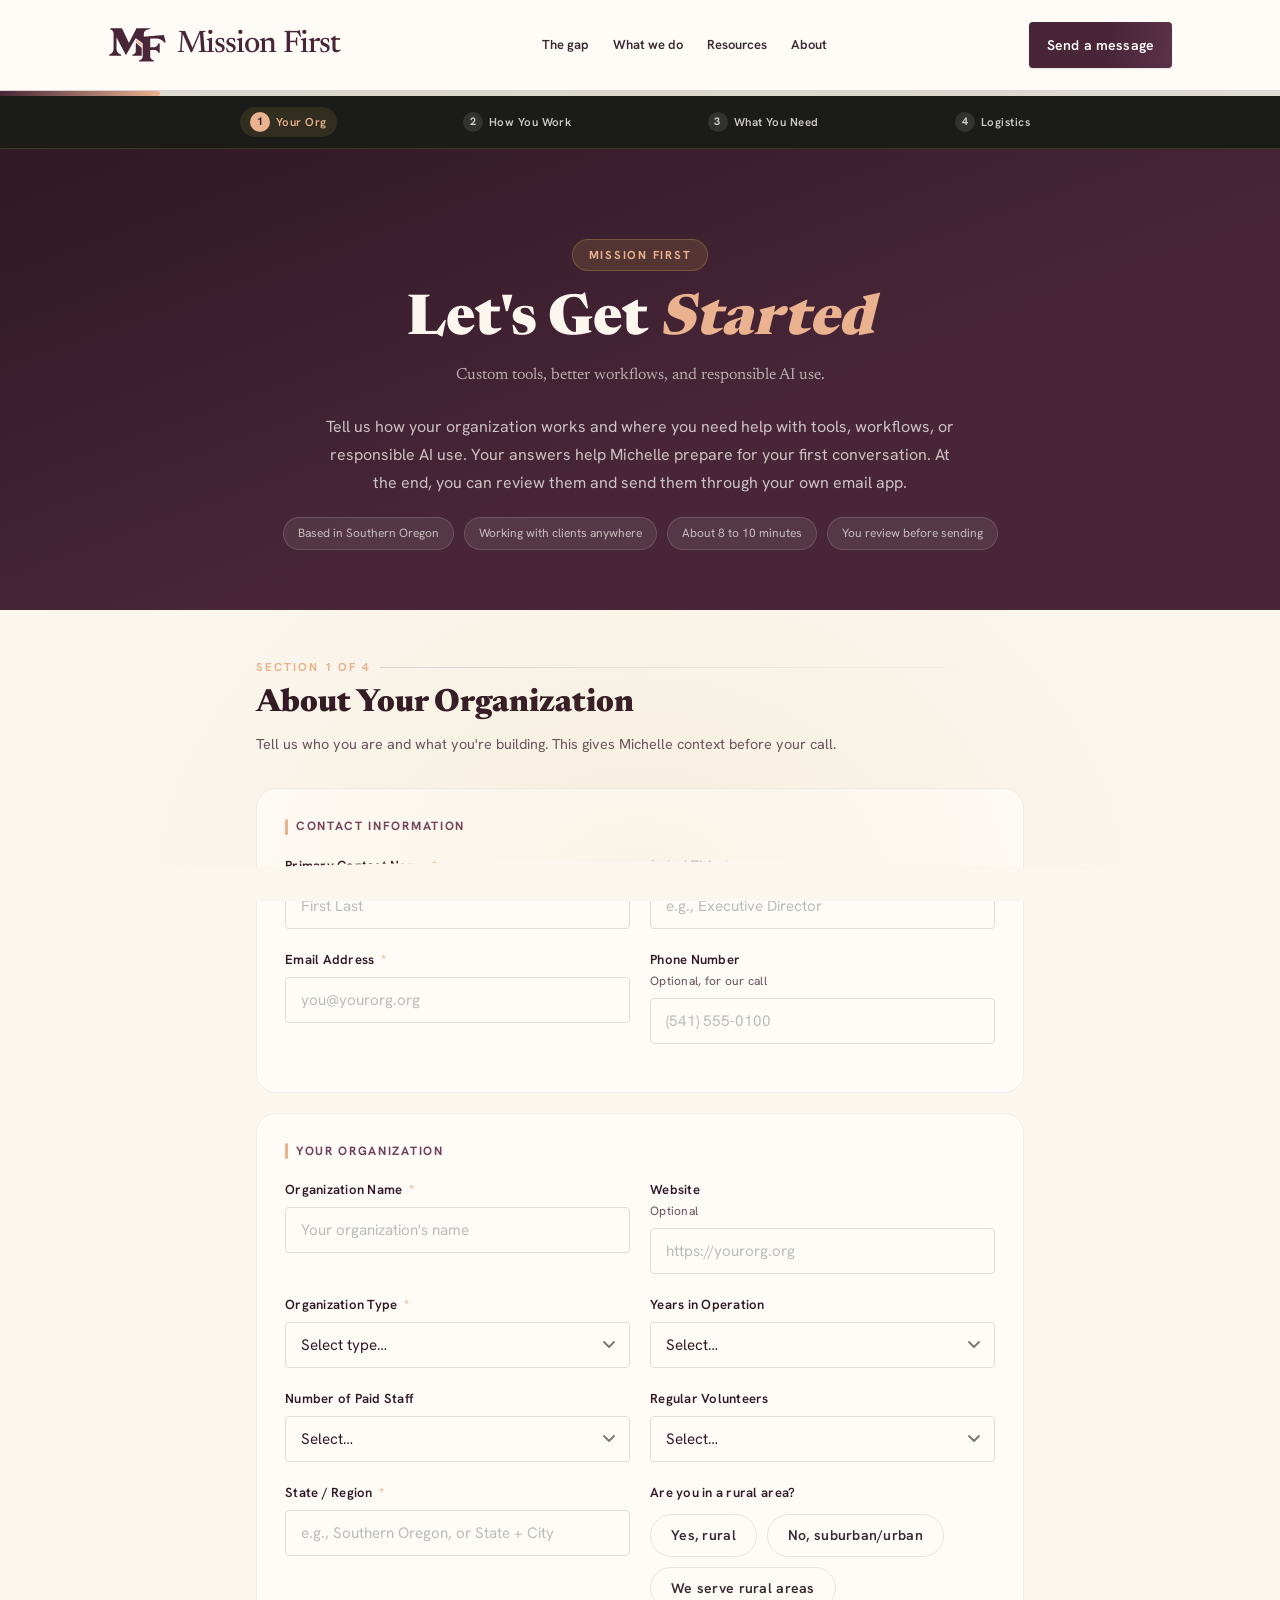
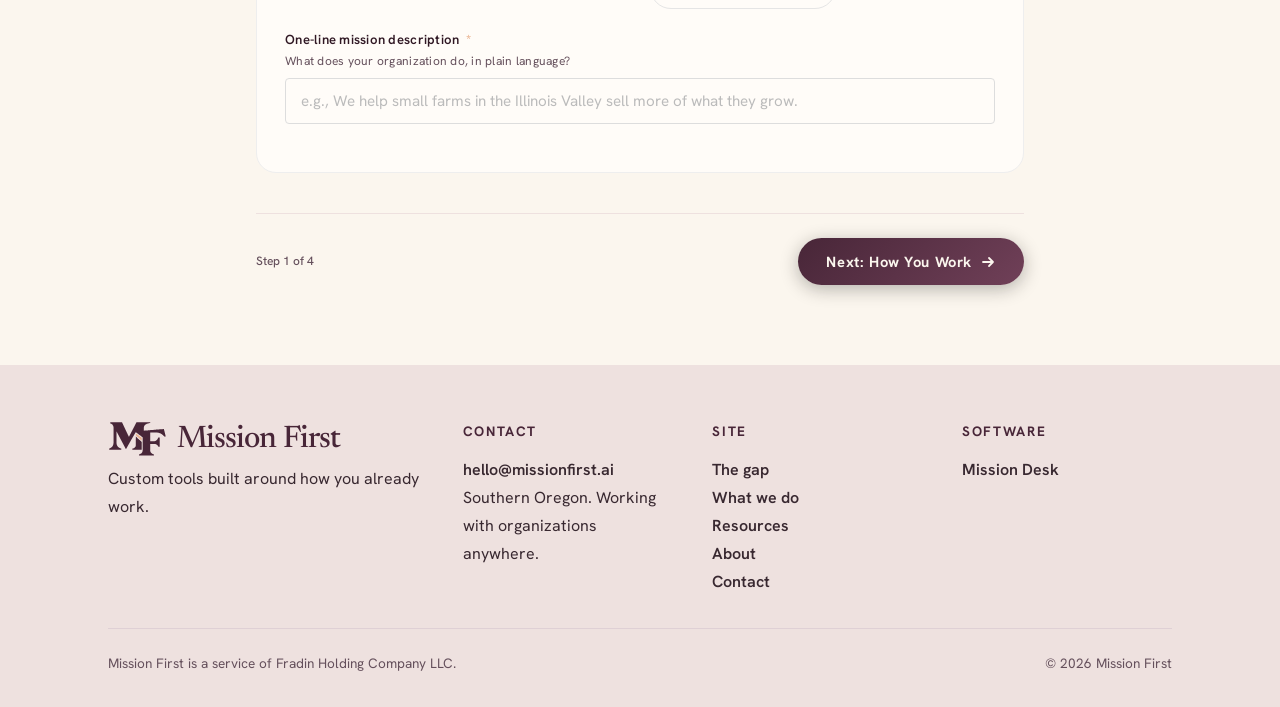
<file: intake/index.html>
<!DOCTYPE html>
<html lang="en">
<head>
<meta charset="UTF-8">
<meta name="robots" content="noindex">
<meta name="viewport" content="width=device-width, initial-scale=1.0">
<title>Let's Get Started. missionfirst.ai</title>
<meta name="description" content="Tell Mission First about your tools, workflows, and AI governance needs.">
<link rel="canonical" href="https://missionfirst.ai/intake/">
<meta property="og:image" content="https://missionfirst.ai/assets/og-image.jpg">
<meta property="og:image:width" content="1200">
<meta property="og:image:height" content="630">
<meta property="og:image:alt" content="Mission First. Good technology starts with understanding the complexity of your work. Michelle Fradin testifying before the Oregon Legislature.">
<meta name="twitter:card" content="summary_large_image">
<link rel="icon" href="/favicon.svg" type="image/svg+xml">
<link rel="icon" href="/favicon-32.png" type="image/png" sizes="32x32">
<link rel="apple-touch-icon" href="/apple-touch-icon.png">

<style>
@font-face{font-family:'Newsreader';src:url('/fonts/Newsreader.woff2') format('woff2');font-weight:200 800;font-display:swap}@font-face{font-family:'Hanken Grotesk';src:url('/fonts/HankenGrotesk.woff2') format('woff2');font-weight:100 900;font-display:swap}
/* ══════════════════════════════════════════
   VARIABLES & RESET
══════════════════════════════════════════ */
:root {
  --green-deep:  #301824;
  --green:       #482638;
  --green-mid:   #704058;
  --green-light: #EEE1DF;
  --green-pale:  #FBF6EE;
  --gold:        #704058;
  --gold-light:  #EAB28F;
  --gold-pale:   #FBF6EE;
  --gold-border: #DFD0D5;
  --cream:       #FBF6EE;
  --cream-dark:  #EEE1DF;
  --text:        #301824;
  --text-mid:    #382830;
  --text-light:  #65505C;
  --white:       #ffffff;
  --radius:      12px;
  --radius-lg:   20px;
  --shadow:      0 4px 24px rgba(0,0,0,0.08);
  --shadow-lg:   0 12px 48px rgba(0,0,0,0.13);
  --serif:       'Newsreader', Georgia, serif;
  --sans:        'Hanken Grotesk', system-ui, sans-serif;
  --transition:  0.3s cubic-bezier(0.25,0.46,0.45,0.94);
}
*, *::before, *::after { box-sizing: border-box; margin: 0; padding: 0; }
html { scroll-behavior: smooth; }
body {
  font-family: var(--sans);
  background: var(--cream);
  color: var(--text);
  min-height: 100vh;
  line-height: 1.6;
  background-image: radial-gradient(ellipse 80% 50% at 50% -10%, rgba(201,168,48,0.08) 0%, transparent 65%);
}

/* ══════════════════════════════════════════
   PROGRESS BAR
══════════════════════════════════════════ */
#progress-bar-wrap {
  position: fixed;
  top: 0; left: 0; right: 0;
  z-index: 200;
  height: 5px;
  background: rgba(20,20,18,0.12);
}
#progress-bar {
  height: 100%;
  background: linear-gradient(90deg, var(--green), var(--gold));
  width: 0%;
  transition: width 0.5s var(--transition);
  border-radius: 0 3px 3px 0;
}
#progress-steps {
  position: fixed;
  top: 5px; left: 0; right: 0;
  z-index: 199;
  background: rgba(20,20,18,0.97);
  backdrop-filter: blur(10px);
  -webkit-backdrop-filter: blur(10px);
  border-bottom: 1px solid rgba(201,168,76,0.2);
  padding: 0 16px;
}
.steps-inner {
  max-width: 800px;
  margin: 0 auto;
  display: flex;
  align-items: center;
  justify-content: space-between;
  height: 52px;
  gap: 4px;
}
.step-pill {
  display: flex;
  align-items: center;
  gap: 6px;
  padding: 5px 10px;
  border-radius: 20px;
  font-size: 0.72rem;
  font-weight: 600;
  letter-spacing: 0.04em;
  color: rgba(250,247,240,0.8);
  white-space: nowrap;
  transition: color 0.3s, background 0.3s;
}
.step-pill .step-num {
  width: 20px; height: 20px;
  border-radius: 50%;
  background: rgba(250,247,240,0.1);
  display: flex; align-items: center; justify-content: center;
  font-size: 0.68rem;
  font-weight: 700;
  flex-shrink: 0;
  transition: background 0.3s, color 0.3s;
}
.step-pill.active {
  color: var(--gold-light);
  background: rgba(201,168,76,0.12);
}
.step-pill.active .step-num {
  background: var(--gold);
  color: var(--green-deep);
}
.step-pill.done {
  color: rgba(250,247,240,0.6);
}
.step-pill.done .step-num {
  background: var(--green-mid);
  color: var(--cream);
}


@media (max-width: 540px) { .step-pill .step-label { display: none; } .step-pill { padding: 5px 7px; } }

/* ══════════════════════════════════════════
   HEADER
══════════════════════════════════════════ */
.intake-hero {
  background: linear-gradient(160deg, var(--green-deep) 0%, var(--green) 60%, #482638 100%);
  padding: 90px 24px 60px;
  text-align: center;
  position: relative;
  overflow: hidden;
}
header::before {
  content: '';
  position: absolute; inset: 0;
  background: radial-gradient(ellipse 60% 70% at 50% 100%, rgba(201,168,76,0.10) 0%, transparent 70%);
  pointer-events: none;
}
header::after {
  content: '';
  position: absolute;
  bottom: -1px; left: 0; right: 0;
  height: 40px;
  background: var(--cream);
  clip-path: ellipse(55% 100% at 50% 100%);
}
.header-eyebrow {
  display: inline-flex;
  align-items: center;
  gap: 10px;
  background: rgba(201,168,76,0.15);
  border: 1px solid rgba(201,168,76,0.3);
  border-radius: 40px;
  padding: 6px 16px;
  font-size: 0.72rem;
  font-weight: 700;
  letter-spacing: 0.15em;
  text-transform: uppercase;
  color: var(--gold-light);
  margin-bottom: 20px;
}
.intake-hero h1 {
  font-family: var(--serif);
  font-size: clamp(2.2rem, 5vw, 3.5rem);
  font-weight: 900;
  color: var(--cream);
  line-height: 1.1;
  margin-bottom: 10px;
}
.intake-hero h1 span { color: var(--gold-light); font-style: italic; }
.header-sub {
  font-family: var(--serif);
  font-size: 1rem;
  color: rgba(250,247,240,0.65);
  font-style: italic;
  margin-bottom: 24px;
}
.header-intro {
  max-width: 560px;
  margin: 0 auto;
  font-size: 1rem;
  color: rgba(250,247,240,0.75);
  line-height: 1.75;
  position: relative;
  z-index: 1;
}
.header-badges {
  display: flex;
  gap: 10px;
  justify-content: center;
  flex-wrap: wrap;
  margin-top: 20px;
  position: relative;
  z-index: 1;
}
.badge {
  display: flex;
  align-items: center;
  gap: 6px;
  background: rgba(250,247,240,0.08);
  border: 1px solid rgba(250,247,240,0.15);
  border-radius: 40px;
  padding: 6px 14px;
  font-size: 0.75rem;
  color: rgba(250,247,240,0.7);
}

/* ══════════════════════════════════════════
   MAIN FORM CONTAINER
══════════════════════════════════════════ */
main {
  max-width: 800px;
  margin: 0 auto;
  padding: 48px 16px 80px;
}

/* ══════════════════════════════════════════
   FORM SECTIONS
══════════════════════════════════════════ */
.form-section {
  display: none;
  animation: sectionIn 0.45s var(--transition);
}
.form-section.active { display: block; }
@keyframes sectionIn {
  from { opacity: 0; transform: translateY(22px); }
  to   { opacity: 1; transform: translateY(0); }
}

.section-header {
  margin-bottom: 32px;
}
.section-num {
  font-size: 0.72rem;
  font-weight: 700;
  letter-spacing: 0.18em;
  text-transform: uppercase;
  color: var(--gold);
  margin-bottom: 8px;
  display: flex;
  align-items: center;
  gap: 10px;
}
.section-num::after {
  content: '';
  flex: 1;
  height: 1px;
  background: linear-gradient(90deg, var(--gold-border), transparent);
}
.section-title {
  font-family: var(--serif);
  font-size: clamp(1.5rem, 3vw, 2rem);
  font-weight: 900;
  color: var(--green-deep);
  line-height: 1.2;
}
.section-desc {
  margin-top: 10px;
  font-size: 0.9rem;
  color: var(--text-light);
  line-height: 1.65;
}

/* ══════════════════════════════════════════
   FORM FIELDS
══════════════════════════════════════════ */
.field-grid {
  display: grid;
  gap: 20px;
  margin-bottom: 20px;
}
.field-grid.cols-2 { grid-template-columns: 1fr 1fr; }
.field-grid.cols-3 { grid-template-columns: 1fr 1fr 1fr; }

.field {
  display: flex;
  flex-direction: column;
  gap: 7px;
}
.field.full { grid-column: 1 / -1; }
.field.span-2 { grid-column: span 2; }

label {
  font-size: 0.82rem;
  font-weight: 600;
  color: var(--green-deep);
  letter-spacing: 0.02em;
}
label .required {
  color: var(--gold);
  margin-left: 3px;
}
label .hint {
  font-weight: 400;
  color: var(--text-light);
  font-size: 0.75rem;
  display: block;
  margin-top: 2px;
}

input[type="text"],
input[type="email"],
input[type="tel"],
input[type="url"],
input[type="number"],
select,
textarea {
  width: 100%;
  padding: 12px 15px;
  background: var(--white);
  border: 1.5px solid #ddd;
  border-radius: var(--radius);
  font-family: var(--sans);
  font-size: 0.95rem;
  color: var(--text);
  outline: none;
  transition: border-color var(--transition), box-shadow var(--transition), background var(--transition);
  -webkit-appearance: none;
}
input:focus, select:focus, textarea:focus {
  border-color: var(--green-mid);
  box-shadow: 0 0 0 3px rgba(61,122,53,0.12);
  background: #fff;
}
input::placeholder, textarea::placeholder { color: #bbb; }
select { background-image: url("data:image/svg+xml,%3Csvg xmlns='http://www.w3.org/2000/svg' width='12' height='8' viewBox='0 0 12 8'%3E%3Cpath d='M1 1l5 5 5-5' stroke='%23777' stroke-width='1.8' fill='none' stroke-linecap='round' stroke-linejoin='round'/%3E%3C/svg%3E"); background-repeat: no-repeat; background-position: right 14px center; padding-right: 38px; cursor: pointer; }
textarea { resize: vertical; min-height: 90px; line-height: 1.6; }

/* Checkbox & Radio groups */
.check-group {
  display: flex;
  flex-direction: column;
  gap: 8px;
  margin-top: 4px;
}
.check-grid {
  display: grid;
  grid-template-columns: repeat(auto-fill, minmax(200px, 1fr));
  gap: 8px;
  margin-top: 4px;
}

.check-item {
  display: flex;
  align-items: flex-start;
  gap: 10px;
  cursor: pointer;
  padding: 9px 13px;
  border: 1.5px solid #e5e5e5;
  border-radius: 9px;
  background: var(--white);
  transition: border-color var(--transition), background var(--transition);
  user-select: none;
  -webkit-tap-highlight-color: transparent;
}
.check-item:hover { border-color: var(--green-mid); background: var(--green-pale); }
.check-item input[type="checkbox"],
.check-item input[type="radio"] {
  width: 17px; height: 17px;
  flex-shrink: 0;
  margin-top: 1px;
  cursor: pointer;
  accent-color: var(--green-mid);
  padding: 0;
  border: none;
  border-radius: 4px;
  background: none;
  box-shadow: none;
}
.check-item input:focus { box-shadow: none; border-color: transparent; }
.check-item.checked {
  border-color: var(--green-mid);
  background: var(--green-pale);
}
.check-label { font-size: 0.88rem; color: var(--text-mid); line-height: 1.4; }

/* "Other" write-in */
.other-input-wrap {
  margin-top: 8px;
  display: none;
}
.other-input-wrap.visible { display: block; }
.other-input-wrap input {
  font-size: 0.88rem;
  padding: 9px 12px;
}

/* Radio pills for yes/no */
.radio-pill-group {
  display: flex;
  gap: 10px;
  flex-wrap: wrap;
  margin-top: 4px;
}
.radio-pill {
  position: relative;
}
.radio-pill input {
  position: absolute;
  opacity: 0;
  width: 0; height: 0;
}
.radio-pill label {
  display: flex;
  align-items: center;
  gap: 6px;
  padding: 9px 20px;
  background: var(--white);
  border: 1.5px solid #e5e5e5;
  border-radius: 40px;
  font-size: 0.88rem;
  font-weight: 600;
  color: var(--text-mid);
  cursor: pointer;
  transition: all var(--transition);
  letter-spacing: 0.02em;
}
.radio-pill input:checked + label {
  border-color: var(--green-mid);
  background: var(--green-light);
  color: var(--green-deep);
}

/* ══════════════════════════════════════════
   FIELD CARDS (grouped highlight boxes)
══════════════════════════════════════════ */
.field-card {
  background: var(--white);
  border: 1px solid #eeeeee;
  border-radius: var(--radius-lg);
  padding: 28px;
  margin-bottom: 20px;
  box-shadow: var(--shadow);
}
.field-card-title {
  font-size: 0.75rem;
  font-weight: 700;
  letter-spacing: 0.14em;
  text-transform: uppercase;
  color: var(--green-mid);
  margin-bottom: 18px;
  display: flex;
  align-items: center;
  gap: 8px;
}
.field-card-title::before {
  content: '';
  display: block;
  width: 3px; height: 16px;
  background: var(--gold);
  border-radius: 2px;
}

/* ══════════════════════════════════════════
   CHARACTER COUNTER
══════════════════════════════════════════ */
.char-count {
  font-size: 0.72rem;
  color: var(--text-light);
  text-align: right;
  margin-top: 4px;
}

/* ══════════════════════════════════════════
   NAV BUTTONS
══════════════════════════════════════════ */
.form-nav {
  display: flex;
  justify-content: space-between;
  align-items: center;
  margin-top: 40px;
  padding-top: 24px;
  border-top: 1px solid var(--cream-dark);
  gap: 12px;
}
.btn-next, .btn-prev, .btn-submit {
  display: inline-flex;
  align-items: center;
  gap: 8px;
  padding: 14px 28px;
  border-radius: 50px;
  border: none;
  font-family: var(--sans);
  font-size: 0.92rem;
  font-weight: 700;
  letter-spacing: 0.04em;
  cursor: pointer;
  transition: transform 0.18s, box-shadow 0.18s, background 0.18s;
  -webkit-tap-highlight-color: transparent;
}
.btn-next, .btn-submit {
  background: linear-gradient(135deg, var(--green), var(--green-mid));
  color: var(--cream);
  box-shadow: 0 4px 18px rgba(20,20,18,0.3);
  margin-left: auto;
}
.btn-next:hover, .btn-submit:hover {
  transform: translateY(-2px);
  box-shadow: 0 7px 26px rgba(20,20,18,0.42);
}
.btn-next:active, .btn-submit:active { transform: translateY(0); }
.btn-prev {
  background: var(--white);
  color: var(--text-mid);
  border: 1.5px solid #ddd;
}
.btn-prev:hover { border-color: var(--green-mid); color: var(--green-deep); transform: translateY(-1px); }
.btn-submit {
  background: linear-gradient(135deg, var(--green-deep), var(--green));
  padding: 16px 36px;
  font-size: 1rem;
  box-shadow: 0 6px 24px rgba(20,20,18,0.38);
}
.btn-submit:hover { box-shadow: 0 10px 34px rgba(20,20,18,0.5); }

/* Section progress text */
.section-progress {
  font-size: 0.75rem;
  color: var(--text-light);
  font-weight: 500;
}

/* ══════════════════════════════════════════
   VALIDATION
══════════════════════════════════════════ */
.field.error input,
.field.error select,
.field.error textarea {
  border-color: #e74c3c;
  box-shadow: 0 0 0 3px rgba(231,76,60,0.10);
}
.error-msg {
  font-size: 0.75rem;
  color: #e74c3c;
  margin-top: 4px;
  display: none;
}
.field.error .error-msg { display: block; }

/* ══════════════════════════════════════════
   THANK YOU PAGE
══════════════════════════════════════════ */
#thank-you {
  display: none;
  text-align: center;
  padding: 80px 24px;
  animation: sectionIn 0.6s var(--transition);
}
#thank-you .ty-icon {
  width: 80px; height: 80px;
  background: var(--green-light);
  border-radius: 50%;
  display: flex; align-items: center; justify-content: center;
  font-size: 2.2rem;
  margin: 0 auto 28px;
  box-shadow: 0 0 0 12px rgba(20,20,18,0.07);
}
#thank-you h2 {
  font-family: var(--serif);
  font-size: clamp(1.8rem, 4vw, 2.6rem);
  font-weight: 900;
  color: var(--green-deep);
  margin-bottom: 12px;
  line-height: 1.2;
}
#thank-you h2 span { color: var(--gold); }
#thank-you .ty-sub {
  font-size: 1.05rem;
  color: var(--text-mid);
  max-width: 500px;
  margin: 0 auto 40px;
  line-height: 1.75;
}
.ty-steps {
  display: flex;
  flex-direction: column;
  gap: 16px;
  max-width: 520px;
  margin: 0 auto 48px;
  text-align: left;
}
.ty-step {
  display: flex;
  gap: 16px;
  align-items: flex-start;
  background: var(--white);
  border: 1px solid var(--cream-dark);
  border-radius: var(--radius);
  padding: 18px 20px;
  box-shadow: var(--shadow);
}
.ty-step-num {
  width: 32px; height: 32px;
  background: var(--green-deep);
  color: var(--gold-light);
  border-radius: 50%;
  display: flex; align-items: center; justify-content: center;
  font-weight: 800;
  font-size: 0.85rem;
  flex-shrink: 0;
}
.ty-step-body {}
.ty-step-title {
  font-weight: 700;
  color: var(--green-deep);
  font-size: 0.92rem;
  margin-bottom: 3px;
}
.ty-step-desc {
  font-size: 0.85rem;
  color: var(--text-mid);
  line-height: 1.55;
}
.ty-tagline {
  font-family: var(--serif);
  font-size: 1.1rem;
  font-style: italic;
  color: var(--text-light);
  margin-top: 8px;
}
.ty-contact {
  font-size: 0.85rem;
  color: var(--text-light);
  margin-top: 20px;
}
.ty-contact a { color: var(--green-mid); font-weight: 600; }

/* ══════════════════════════════════════════
   FOOTER
══════════════════════════════════════════ */
.old-intake-footer {
  background: var(--green-deep);
  padding: 28px 24px;
  text-align: center;
  border-top: 3px solid var(--gold);
}
.old-intake-footer p {
  font-size: 0.8rem;
  color: rgba(250,247,240,0.45);
}
.old-intake-footer p + p { margin-top: 4px; }
.old-intake-footer a { color: var(--gold-light); }

/* ══════════════════════════════════════════
   LOADING SPINNER (submit state)
══════════════════════════════════════════ */
.spinner {
  width: 18px; height: 18px;
  border: 2px solid rgba(250,247,240,0.3);
  border-top-color: var(--cream);
  border-radius: 50%;
  animation: spin 0.7s linear infinite;
  display: none;
}
.btn-submit.loading .spinner { display: block; }
.btn-submit.loading .btn-text { display: none; }
@keyframes spin { to { transform: rotate(360deg); } }

/* ══════════════════════════════════════════
   RESPONSIVE
══════════════════════════════════════════ */
@media (max-width: 640px) {
  .field-grid.cols-2 { grid-template-columns: 1fr; }
  .field-grid.cols-3 { grid-template-columns: 1fr; }
  .field.span-2 { grid-column: 1; }
  .check-grid { grid-template-columns: 1fr; }
  .form-nav { flex-wrap: wrap; }
  .btn-next, .btn-submit { width: 100%; justify-content: center; }
  .btn-prev { width: 100%; justify-content: center; }
  .section-progress { width: 100%; text-align: center; order: -1; }
}
@media (max-width: 480px) {
  main { padding: 32px 12px 60px; }
  .field-card { padding: 20px 16px; }
  .intake-hero { padding: 80px 16px 50px; }
}

/* ══════════════════════════════════════════
   MISSION FIRST WORDMARK
══════════════════════════════════════════ */
.mf-wordmark{font-family:'Hanken Grotesk',system-ui,sans-serif;font-weight:300;letter-spacing:.12em;color:#301824;}
.mf-wordmark b{font-weight:700;letter-spacing:.05em;}
.mf-wordmark i{font-style:normal;color:#704058;}
.old-intake-footer .mf-wordmark{color:#e8e7e0;}
.old-intake-footer .mf-wordmark i{color:#EAB28F;}

.header-intro { max-width: 640px; }
.header-sub { font-style: normal; }
.old-intake-footer .mf-wordmark { font-family: var(--serif); font-size: 1.8rem; font-weight: 500; letter-spacing: -.03em; color: var(--cream); }
#answer-summary { margin-top: .6rem; text-align: left; min-height: 20rem; }
.review-guidance { margin: 1.25rem 0; text-align: left; }
.review-actions { display: flex; flex-wrap: wrap; gap: 12px; margin: 1.5rem 0; }
.review-actions .btn-next { margin-left: 0; text-decoration: none; }
#review-status { min-height: 1.6em; text-align: left; }
#thank-you { padding: 30px 0; }
#thank-you .ty-sub { max-width: 62ch; }
#thank-you a { overflow-wrap: anywhere; }
#thank-you a:not(.btn-next) { color: var(--green-mid); }
:focus-visible { outline: 3px solid #704058; outline-offset: 4px; }
.radio-pill input:focus-visible + label { outline: 3px solid #704058; outline-offset: 3px; }
.old-intake-footer a { display: inline-block; min-height: 44px; padding: 8px 0; }
@media (max-width: 540px) { .review-actions > * { width: 100%; justify-content: center; } }
@media (prefers-reduced-motion: reduce) { html { scroll-behavior: auto; } *, *::before, *::after { animation: none !important; transition: none !important; } }

:root {
  --brand:        #482638;   /* primary aubergine */
  --brand-deep:   #301824;   /* deeper aubergine, hover */
  --surface-tint: #EEE1DF;   /* pale rose surface */
  --accent:       #EAB28F;   /* apricot */
  --accent-deep:  #704058;   /* accent as text on light grounds */
  --plum:         #6B3A55;   /* warm plum, gradient midpoint */
  --grad:         linear-gradient(100deg, var(--brand) 0%, var(--brand) 40%, var(--plum) 72%, var(--accent) 100%);
  --grad-soft:    linear-gradient(100deg, var(--brand) 0%, var(--plum) 100%);
  --glow:         rgba(234, 178, 143, 0.38);
  --paper:        #FBF6EE;   /* ivory */
  --white:        #FFFCF8;   /* warm white */
  --ink:          #382830;
  --ink-soft:     #65505C;
  --line:         #DFD0D5;
  --black:        #301824;
  --display:      'Newsreader', Georgia, serif;
  --sans:         'Hanken Grotesk', system-ui, -apple-system, sans-serif;
  --radius:       4px;
  --shadow:       none;
  --pad-x:        clamp(1.25rem, 5vw, 3rem);
  --container:    1160px;
  --ease:         180ms ease-out;
  /* aliases for rules written against the September 23 kit */
  --green:        var(--brand);
  --green-deep:   var(--brand-deep);
  --green-tint:   var(--surface-tint);
  --gold:         var(--accent);
  --gold-deep:    var(--accent-deep);
  --cream:        var(--paper);
}

/* Site .intake-hero and footer chrome, scoped to .mf-chrome so the questionnaire styles are untouched */
.mf-chrome { font-family: var(--sans); color: var(--ink); }
.mf-chrome .container { width: 100%; max-width: var(--container); margin: 0 auto; padding-left: var(--pad-x); padding-right: var(--pad-x); }
.mf-chrome a { color: inherit; text-decoration: none; }
header.mf-chrome { position: static; background: var(--white); border-bottom: 1px solid var(--line); }
.mf-chrome .header-row { display: flex; align-items: center; justify-content: space-between; min-height: 90px; gap: 1rem; }
.mf-chrome .wordmark { font-family: var(--display); font-weight: 500; font-size: 31px; line-height: 1; letter-spacing: -0.035em; word-spacing: 0.05em; color: var(--brand); text-transform: none; display: inline-flex; align-items: center; }
.mf-chrome .lockup { display: inline-flex; align-items: center; gap: 0.6rem; }
.mf-chrome .mf-mark { height: 1.15em; width: auto; flex: none; --mf-logo-bg: var(--white); --mf-logo-accent: var(--accent); }
.mf-chrome .nav { display: none; align-items: center; gap: 0; }
.mf-chrome .nav a { position: relative; isolation: isolate; font-weight: 600; font-size: 13px; color: var(--ink); padding: 12px; border-radius: 2px; transition: color var(--ease); }
.mf-chrome .nav a::before { content: ''; position: absolute; inset: 0; z-index: -1; border-radius: 2px; background: var(--grad-soft); opacity: 0; transform: scaleY(0.6); transition: opacity 220ms ease-out, transform 220ms ease-out; }
.mf-chrome .nav a:hover, .mf-chrome .nav a:focus-visible { color: var(--white); }
.mf-chrome .nav a:hover::before, .mf-chrome .nav a:focus-visible::before { opacity: 1; transform: scaleY(1); }
.mf-chrome .menu-toggle { display: none; }
.mf-chrome .btn { display: inline-flex; align-items: center; justify-content: center; gap: 0.5rem; font-family: var(--sans); font-weight: 600; font-size: 14px; letter-spacing: 0.01em; color: var(--white); border: 2px solid transparent; border-radius: var(--radius); min-height: 44px; padding: 10px 16px; background-color: var(--brand); background-image: var(--grad); background-size: 260% 100%; background-position: 30% 0%; box-shadow: 0 1px 2px rgba(48, 24, 36, 0.12); transition: background-position 360ms ease-out, box-shadow 320ms ease-out; }
.mf-chrome .btn:hover, .mf-chrome .btn:focus-visible { background-position: 82% 0%; color: var(--white); box-shadow: 0 6px 20px var(--glow), 0 1px 2px rgba(48, 24, 36, 0.12); }
footer.mf-chrome { background: var(--surface-tint); border-top: 0; padding: 3.5rem 0 2rem; color: var(--ink); text-align: left; }
.mf-chrome .footer-grid { display: grid; grid-template-columns: 1fr; gap: 2rem; padding-bottom: 2rem; border-bottom: 1px solid var(--line); }
.mf-chrome .footer-grid h4 { font-family: var(--sans); font-weight: 700; font-size: 0.85rem; letter-spacing: 0.12em; text-transform: uppercase; color: var(--brand); margin: 0 0 0.8rem; }
.mf-chrome .footer-grid p { margin: 0; font-size: 1rem; line-height: 1.75; max-width: none; color: var(--ink); }
.mf-chrome .footer-grid a { font-weight: 600; padding: 0.15rem 0.45rem; margin-left: -0.45rem; border-radius: 2px; color: var(--ink); transition: color var(--ease), background-color var(--ease); }
.mf-chrome .footer-grid a:hover, .mf-chrome .footer-grid a:focus-visible { background-image: var(--grad-soft); color: var(--white); }
.mf-chrome .footer-tag { margin-top: 1rem; max-width: 36ch; color: var(--ink-soft); }
.mf-chrome .footer-legal { display: grid; gap: 0.5rem; padding-top: 1.5rem; font-size: 0.85rem; color: var(--ink-soft); }
.mf-chrome :focus-visible { outline: 3px solid var(--brand); outline-offset: 4px; }
@media (min-width: 900px) { .mf-chrome .nav { display: flex; } }
@media (min-width: 720px) { .mf-chrome .footer-grid { grid-template-columns: 1.5fr 1fr 1fr 1fr; gap: 2.5rem; } .mf-chrome .footer-legal { grid-template-columns: 1fr auto; } }
@media (max-width: 899px) {
  .mf-chrome .menu-toggle { display: block; min-height: 44px; padding: 8px 12px; background: var(--white); color: var(--brand); border: 1px solid var(--line); border-radius: var(--radius); font: 600 14px var(--sans); cursor: pointer; }
  .mf-chrome .header-row { position: relative; min-height: 76px; flex-wrap: wrap; padding-top: 12px; padding-bottom: 12px; }
  .mf-chrome .nav.is-open { display: flex; flex-direction: column; width: 100%; align-items: stretch; }
  .mf-chrome .nav.is-open a { min-height: 44px; padding: 12px 0; }
  .mf-chrome .header-row > .btn { display: none; }
}
@media (max-width: 600px) { .mf-chrome .header-row { padding-left: 20px; padding-right: 20px; } .mf-chrome .wordmark { font-size: 29px; } .mf-chrome .footer-grid { grid-template-columns: 1fr; } .mf-chrome .footer-grid a { display: inline-block; min-height: 44px; padding-top: 10px; padding-bottom: 10px; } }

/* progress elements: sticky in flow below the site header instead of fixed over it */
body { padding-top: 0 !important; }
#progress-bar-wrap { position: sticky !important; top: 0; z-index: 40; }
#progress-steps { position: sticky !important; top: 5px; z-index: 40; }
</style>
</head>
<body>
<header class="mf-chrome site-head">
  <div class="container header-row">
    <a href="/" class="wordmark" aria-label="Mission First home"><span class="lockup"><svg class="mf-mark" viewBox="0 0 615 372" aria-hidden="true" focusable="false">
<path fill="currentColor" fill-rule="evenodd" d="M290.2,163.0 L290.0,163.5 L291.0,164.5 L291.0,170.5 L290.0,171.2 L290.0,173.5 L291.0,174.2 L291.0,181.5 L290.0,182.2 L290.0,258.5 L289.0,259.2 L289.0,262.5 L288.0,263.2 L288.0,265.5 L287.0,266.2 L287.0,267.5 L286.0,268.2 L286.0,269.5 L284.0,271.2 L284.0,272.5 L276.5,280.0 L275.2,280.0 L273.5,282.0 L272.2,282.0 L271.5,283.0 L270.2,283.0 L269.5,284.0 L268.2,284.0 L267.5,285.0 L265.2,285.0 L264.5,286.0 L262.2,286.0 L261.5,287.0 L259.2,287.0 L258.5,288.0 L255.2,288.0 L254.0,289.2 L254.0,299.5 L254.2,299.8 L351.5,299.8 L351.8,299.5 L351.8,219.2 L342.5,210.0 L341.2,210.0 L330.5,199.0 L329.2,199.0 L314.5,184.0 L313.2,184.0 L299.5,170.0 L298.2,170.0 L291.5,163.0 Z M583.8,85.2 L582.5,84.0 L572.2,84.0 L571.5,85.0 L560.2,85.0 L559.5,86.0 L547.2,86.0 L546.5,87.0 L535.2,87.0 L534.5,88.0 L523.2,88.0 L522.5,89.0 L511.2,89.0 L510.5,90.0 L500.2,90.0 L499.5,91.0 L488.2,91.0 L487.5,92.0 L476.2,92.0 L475.5,93.0 L466.2,93.0 L465.5,94.0 L453.2,94.0 L452.5,95.0 L441.2,95.0 L440.5,96.0 L429.2,96.0 L428.5,97.0 L417.2,97.0 L416.5,98.0 L405.2,98.0 L404.5,99.0 L392.2,99.0 L391.5,100.0 L379.2,100.0 L378.5,101.0 L374.2,101.0 L373.8,100.5 L373.8,67.2 L374.8,66.5 L374.8,61.2 L375.8,60.5 L375.8,58.2 L376.8,57.5 L376.8,55.2 L377.8,54.5 L377.8,53.2 L378.8,52.5 L378.8,51.2 L379.8,50.5 L379.8,49.2 L382.8,46.5 L382.8,45.2 L389.2,38.8 L390.5,38.8 L392.2,36.8 L393.5,36.8 L396.2,33.8 L397.5,33.8 L398.2,32.8 L399.5,32.8 L400.2,31.8 L401.5,31.8 L402.2,30.8 L403.5,30.8 L404.2,29.8 L406.5,29.8 L407.2,28.8 L408.5,28.8 L409.2,27.8 L411.5,27.8 L412.2,26.8 L413.5,26.8 L414.2,25.8 L417.5,25.8 L418.2,24.8 L421.5,24.8 L422.2,23.8 L425.5,23.8 L426.2,22.8 L430.5,22.8 L431.2,21.8 L438.5,21.8 L439.2,20.8 L440.5,20.8 L440.8,20.5 L440.8,14.2 L439.8,13.5 L439.8,12.2 L439.5,12.0 L298.2,12.0 L297.0,13.2 L297.0,14.5 L295.0,16.2 L295.0,17.5 L294.0,18.2 L294.0,19.5 L293.0,20.2 L293.0,21.5 L292.0,22.2 L292.0,23.5 L291.0,24.2 L291.0,25.5 L290.0,26.2 L290.0,27.5 L289.0,28.2 L289.0,29.5 L288.0,30.2 L288.0,31.5 L287.0,32.2 L287.0,33.5 L286.0,34.2 L286.0,35.5 L285.0,36.2 L285.0,37.5 L284.0,38.2 L284.0,39.5 L283.0,40.2 L283.0,41.5 L282.0,42.2 L282.0,43.5 L281.0,44.2 L281.0,45.5 L280.0,46.2 L280.0,47.5 L279.0,48.2 L279.0,49.5 L278.0,50.2 L278.0,51.5 L277.0,52.2 L277.0,53.5 L276.0,54.2 L276.0,55.5 L275.0,56.2 L275.0,57.5 L274.0,58.2 L274.0,59.5 L272.0,61.2 L272.0,62.5 L271.0,63.2 L271.0,64.5 L270.0,65.2 L270.0,66.5 L269.0,67.2 L269.0,68.5 L268.0,69.2 L268.0,70.5 L267.0,71.2 L267.0,72.5 L266.0,73.2 L266.0,74.5 L265.0,75.2 L265.0,76.5 L264.0,77.2 L264.0,78.5 L262.0,80.2 L262.0,81.5 L261.0,82.2 L261.0,83.5 L260.0,84.2 L260.0,85.5 L259.0,86.2 L259.0,87.5 L258.0,88.2 L258.0,89.5 L257.0,90.2 L257.0,91.5 L256.0,92.2 L256.0,93.5 L255.0,94.2 L255.0,95.5 L254.0,96.2 L254.0,97.5 L253.0,98.2 L253.0,99.5 L252.0,100.2 L252.0,101.5 L251.0,102.2 L251.0,103.5 L250.0,104.2 L250.0,105.5 L249.0,106.2 L249.0,107.5 L247.0,109.2 L247.0,110.5 L246.0,111.2 L246.0,112.5 L245.0,113.2 L245.0,114.5 L244.0,115.2 L244.0,116.5 L243.0,117.2 L243.0,118.5 L242.0,119.2 L242.0,120.5 L241.0,121.2 L241.0,122.5 L240.0,123.2 L240.0,124.5 L239.0,125.2 L239.0,126.5 L238.0,127.2 L238.0,128.5 L237.0,129.2 L237.0,130.5 L236.0,131.2 L236.0,132.5 L235.0,133.2 L235.0,134.5 L234.0,135.2 L234.0,136.5 L233.0,137.2 L233.0,138.5 L231.0,140.2 L231.0,141.5 L230.0,142.2 L230.0,143.5 L229.0,144.2 L229.0,145.5 L228.0,146.2 L228.0,147.5 L227.0,148.2 L227.0,149.5 L226.0,150.2 L226.0,151.5 L225.0,152.2 L225.0,153.5 L224.0,154.2 L224.0,155.5 L223.0,156.2 L223.0,157.5 L222.0,158.2 L222.0,159.5 L221.0,160.2 L221.0,161.5 L220.0,162.2 L220.0,163.5 L218.2,165.0 L217.8,164.5 L217.8,163.2 L216.8,162.5 L216.8,161.2 L215.8,160.5 L215.8,159.2 L214.8,158.5 L214.8,157.2 L213.8,156.5 L213.8,155.2 L212.8,154.5 L212.8,153.2 L211.8,152.5 L211.8,151.2 L210.8,150.5 L210.8,149.2 L209.8,148.5 L209.8,147.2 L208.8,146.5 L208.8,145.2 L207.8,144.5 L207.8,143.2 L206.8,142.5 L206.8,141.2 L205.8,140.5 L205.8,139.2 L204.8,138.5 L204.8,137.2 L203.8,136.5 L203.8,134.2 L202.8,133.5 L202.8,132.2 L201.8,131.5 L201.8,130.2 L200.8,129.5 L200.8,128.2 L199.8,127.5 L199.8,126.2 L198.8,125.5 L198.8,124.2 L197.8,123.5 L197.8,122.2 L196.8,121.5 L196.8,120.2 L195.8,119.5 L195.8,118.2 L194.8,117.5 L194.8,115.2 L193.8,114.5 L193.8,113.2 L192.8,112.5 L192.8,111.2 L191.8,110.5 L191.8,109.2 L190.8,108.5 L190.8,107.2 L189.8,106.5 L189.8,105.2 L188.8,104.5 L188.8,103.2 L187.8,102.5 L187.8,101.2 L186.8,100.5 L186.8,98.2 L185.8,97.5 L185.8,96.2 L184.8,95.5 L184.8,94.2 L183.8,93.5 L183.8,92.2 L182.8,91.5 L182.8,90.2 L181.8,89.5 L181.8,88.2 L180.8,87.5 L180.8,86.2 L179.8,85.5 L179.8,84.2 L178.8,83.5 L178.8,81.2 L177.8,80.5 L177.8,79.2 L176.8,78.5 L176.8,77.2 L175.8,76.5 L175.8,75.2 L174.8,74.5 L174.8,73.2 L173.8,72.5 L173.8,71.2 L172.8,70.5 L172.8,69.2 L171.8,68.5 L171.8,67.2 L170.8,66.5 L170.8,64.2 L169.8,63.5 L169.8,62.2 L168.8,61.5 L168.8,60.2 L167.8,59.5 L167.8,58.2 L166.8,57.5 L166.8,56.2 L165.8,55.5 L165.8,54.2 L164.8,53.5 L164.8,52.2 L163.8,51.5 L163.8,50.2 L162.8,49.5 L162.8,48.2 L161.8,47.5 L161.8,45.2 L160.8,44.5 L160.8,43.2 L159.8,42.5 L159.8,41.2 L158.8,40.5 L158.8,39.2 L157.8,38.5 L157.8,37.2 L156.8,36.5 L156.8,35.2 L155.8,34.5 L155.8,33.2 L154.8,32.5 L154.8,31.2 L153.8,30.5 L153.8,29.2 L152.8,28.5 L152.8,26.2 L151.8,25.5 L151.8,24.2 L150.8,23.5 L150.8,22.2 L149.8,21.5 L149.8,20.2 L148.8,19.5 L148.8,18.2 L147.8,17.5 L147.8,15.2 L146.5,14.0 L24.2,14.0 L24.0,14.2 L24.0,18.5 L23.0,19.2 L23.0,24.5 L24.5,24.8 L25.2,25.8 L27.5,25.8 L28.2,26.8 L29.5,26.8 L30.2,27.8 L31.5,27.8 L32.2,28.8 L33.5,28.8 L34.2,29.8 L35.5,29.8 L37.2,31.8 L38.5,31.8 L41.2,34.8 L42.5,34.8 L48.0,40.2 L48.0,41.5 L50.0,43.2 L50.0,44.5 L52.0,46.2 L52.0,47.5 L53.0,48.2 L53.0,49.5 L54.0,50.2 L54.0,51.5 L55.0,52.2 L55.0,54.5 L56.0,55.2 L56.0,58.5 L57.0,59.2 L57.0,65.5 L58.0,66.2 L58.0,228.5 L57.0,229.2 L57.0,238.5 L56.0,239.2 L56.0,243.5 L55.0,244.2 L55.0,246.5 L54.0,247.2 L54.0,249.5 L53.0,250.2 L53.0,252.5 L52.0,253.2 L52.0,254.5 L51.0,255.2 L51.0,257.5 L50.0,258.2 L50.0,259.5 L48.0,261.2 L48.0,262.5 L45.0,265.2 L45.0,266.5 L36.5,275.0 L35.2,275.0 L32.5,278.0 L31.2,278.0 L29.5,280.0 L28.2,280.0 L26.5,282.0 L25.2,282.0 L24.5,283.0 L23.2,283.0 L22.5,284.0 L21.2,284.0 L20.5,285.0 L19.2,285.0 L18.5,286.0 L17.2,286.0 L16.5,287.0 L14.2,287.0 L13.5,288.0 L12.0,288.2 L12.0,294.5 L13.0,295.2 L13.0,299.5 L13.2,299.8 L137.5,299.8 L138.8,298.5 L138.8,289.2 L137.5,288.0 L136.2,288.0 L135.5,287.0 L133.2,287.0 L132.5,286.0 L131.2,286.0 L130.5,285.0 L128.2,285.0 L127.5,284.0 L126.2,284.0 L125.5,283.0 L124.2,283.0 L123.5,282.0 L122.2,282.0 L121.5,281.0 L120.2,281.0 L119.5,280.0 L118.2,280.0 L117.5,279.0 L116.2,279.0 L114.5,277.0 L113.2,277.0 L110.5,274.0 L109.2,274.0 L99.8,264.5 L99.8,263.2 L97.8,261.5 L97.8,260.2 L96.8,259.5 L96.8,258.2 L95.8,257.5 L95.8,256.2 L94.8,255.5 L94.8,254.2 L93.8,253.5 L93.8,252.2 L92.8,251.5 L92.8,249.2 L91.8,248.5 L91.8,246.2 L90.8,245.5 L90.8,241.2 L89.8,240.5 L89.8,234.2 L88.8,233.5 L88.8,110.2 L89.2,109.8 L91.0,111.2 L91.0,112.5 L92.0,113.2 L92.0,114.5 L93.0,115.2 L93.0,116.5 L94.0,117.2 L94.0,118.5 L95.0,119.2 L95.0,120.5 L96.0,121.2 L96.0,122.5 L97.0,123.2 L97.0,124.5 L98.0,125.2 L98.0,126.5 L99.0,127.2 L99.0,128.5 L100.0,129.2 L100.0,130.5 L101.0,131.2 L101.0,132.5 L103.0,134.2 L103.0,135.5 L104.0,136.2 L104.0,137.5 L105.0,138.2 L105.0,139.5 L106.0,140.2 L106.0,141.5 L107.0,142.2 L107.0,143.5 L108.0,144.2 L108.0,145.5 L109.0,146.2 L109.0,147.5 L110.0,148.2 L110.0,149.5 L112.0,151.2 L112.0,152.5 L113.0,153.2 L113.0,154.5 L114.0,155.2 L114.0,156.5 L115.0,157.2 L115.0,158.5 L116.0,159.2 L116.0,160.5 L117.0,161.2 L117.0,162.5 L118.0,163.2 L118.0,164.5 L119.0,165.2 L119.0,166.5 L121.0,168.2 L121.0,169.5 L122.0,170.2 L122.0,171.5 L123.0,172.2 L123.0,173.5 L124.0,174.2 L124.0,175.5 L125.0,176.2 L125.0,177.5 L126.0,178.2 L126.0,179.5 L127.0,180.2 L127.0,181.5 L128.0,182.2 L128.0,183.5 L129.0,184.2 L129.0,185.5 L130.0,186.2 L130.0,187.5 L132.0,189.2 L132.0,190.5 L133.0,191.2 L133.0,192.5 L134.0,193.2 L134.0,194.5 L135.0,195.2 L135.0,196.5 L136.0,197.2 L136.0,198.5 L137.0,199.2 L137.0,200.5 L138.0,201.2 L138.0,202.5 L139.0,203.2 L139.0,204.5 L141.0,206.2 L141.0,207.5 L142.0,208.2 L142.0,209.5 L143.0,210.2 L143.0,211.5 L144.0,212.2 L144.0,213.5 L145.0,214.2 L145.0,215.5 L146.0,216.2 L146.0,217.5 L147.0,218.2 L147.0,219.5 L148.0,220.2 L148.0,221.5 L150.0,223.2 L150.0,224.5 L151.0,225.2 L151.0,226.5 L152.0,227.2 L152.0,228.5 L153.0,229.2 L153.0,230.5 L154.0,231.2 L154.0,232.5 L155.0,233.2 L155.0,234.5 L156.0,235.2 L156.0,236.5 L157.0,237.2 L157.0,238.5 L159.0,240.2 L159.0,241.5 L160.0,242.2 L160.0,243.5 L161.0,244.2 L161.0,245.5 L162.0,246.2 L162.0,247.5 L163.0,248.2 L163.0,249.5 L164.0,250.2 L164.0,251.5 L165.0,252.2 L165.0,253.5 L166.0,254.2 L166.0,255.5 L167.0,256.2 L167.0,257.5 L168.0,258.2 L168.0,259.5 L170.0,261.2 L170.0,262.5 L171.0,263.2 L171.0,264.5 L172.0,265.2 L172.0,266.5 L173.0,267.2 L173.0,268.5 L174.0,269.2 L174.0,270.5 L175.0,271.2 L175.0,272.5 L176.0,273.2 L176.0,274.5 L177.0,275.2 L177.0,276.5 L178.0,277.2 L178.0,278.5 L179.0,279.2 L179.0,280.5 L180.0,281.2 L180.0,282.5 L182.0,284.2 L182.0,285.5 L183.0,286.2 L183.0,287.5 L184.0,288.2 L184.0,289.5 L185.0,290.2 L185.0,291.5 L186.0,292.2 L186.0,293.5 L187.2,294.8 L187.8,294.5 L187.8,293.2 L189.8,291.5 L189.8,290.2 L190.8,289.5 L190.8,288.2 L191.8,287.5 L191.8,286.2 L192.8,285.5 L192.8,284.2 L194.8,282.5 L194.8,281.2 L195.8,280.5 L195.8,279.2 L196.8,278.5 L196.8,277.2 L198.8,275.5 L198.8,274.2 L199.8,273.5 L199.8,272.2 L200.8,271.5 L200.8,270.2 L201.8,269.5 L201.8,268.2 L203.8,266.5 L203.8,265.2 L204.8,264.5 L204.8,263.2 L205.8,262.5 L205.8,261.2 L207.8,259.5 L207.8,258.2 L208.8,257.5 L208.8,256.2 L209.8,255.5 L209.8,254.2 L210.8,253.5 L210.8,252.2 L211.8,251.5 L211.8,250.2 L213.8,248.5 L213.8,247.2 L214.8,246.5 L214.8,245.2 L216.8,243.5 L216.8,242.2 L217.8,241.5 L217.8,240.2 L218.8,239.5 L218.8,238.2 L219.8,237.5 L219.8,236.2 L221.8,234.5 L221.8,233.2 L222.8,232.5 L222.8,231.2 L223.8,230.5 L223.8,229.2 L225.8,227.5 L225.8,226.2 L226.8,225.5 L226.8,224.2 L227.8,223.5 L227.8,222.2 L228.8,221.5 L228.8,220.2 L230.8,218.5 L230.8,217.2 L231.8,216.5 L231.8,215.2 L232.8,214.5 L232.8,213.2 L234.8,211.5 L234.8,210.2 L235.8,209.5 L235.8,208.2 L236.8,207.5 L236.8,206.2 L238.8,204.5 L238.8,203.2 L239.8,202.5 L239.8,201.2 L240.8,200.5 L240.8,199.2 L242.8,197.5 L242.8,196.2 L243.8,195.5 L243.8,194.2 L244.8,193.5 L244.8,192.2 L245.8,191.5 L245.8,190.2 L247.8,188.5 L247.8,187.2 L249.8,185.5 L249.8,184.2 L250.8,183.5 L250.8,182.2 L251.8,181.5 L251.8,180.2 L253.8,178.5 L253.8,177.2 L254.8,176.5 L254.8,175.2 L256.8,173.5 L256.8,172.2 L257.8,171.5 L257.8,170.2 L258.8,169.5 L258.8,168.2 L259.8,167.5 L259.8,166.2 L261.8,164.5 L261.8,163.2 L262.8,162.5 L262.8,161.2 L264.8,159.5 L264.8,158.2 L265.8,157.5 L265.8,156.2 L267.8,154.5 L267.8,153.2 L268.8,152.5 L268.8,151.2 L270.8,149.5 L270.8,148.2 L271.8,147.5 L271.8,146.2 L272.8,145.5 L272.8,144.2 L273.8,143.5 L273.8,142.2 L275.8,140.5 L275.8,139.2 L276.8,138.5 L276.8,137.2 L278.8,135.5 L278.8,134.2 L279.8,133.5 L279.8,132.2 L281.8,130.5 L281.8,129.2 L282.8,128.5 L282.8,127.2 L284.8,125.5 L284.8,124.2 L285.8,123.5 L285.8,122.2 L287.8,120.5 L287.8,119.2 L288.8,118.5 L288.8,117.2 L289.2,116.8 L290.5,116.8 L294.2,120.8 L295.5,120.8 L298.2,123.8 L299.5,123.8 L301.2,125.8 L302.5,125.8 L304.2,127.8 L305.5,127.8 L308.2,130.8 L309.5,130.8 L312.2,133.8 L313.5,133.8 L316.2,136.8 L317.5,136.8 L320.2,139.8 L321.5,139.8 L324.2,142.8 L325.5,142.8 L328.2,145.8 L329.5,145.8 L332.2,148.8 L333.5,148.8 L336.2,151.8 L337.5,151.8 L340.2,154.8 L341.5,154.8 L344.2,157.8 L345.5,157.8 L348.2,160.8 L349.5,160.8 L352.2,163.8 L353.5,163.8 L356.2,166.8 L357.5,166.8 L360.2,169.8 L361.5,169.8 L362.0,170.2 L362.0,307.5 L361.0,308.2 L361.0,315.5 L360.0,316.2 L360.0,319.5 L359.0,320.2 L359.0,321.5 L358.0,322.2 L358.0,324.5 L356.0,326.2 L356.0,327.5 L354.0,329.2 L354.0,330.5 L346.5,338.0 L345.2,338.0 L343.5,340.0 L342.2,340.0 L340.5,342.0 L339.2,342.0 L337.5,344.0 L336.2,344.0 L335.5,345.0 L334.2,345.0 L333.5,346.0 L331.2,346.0 L330.5,347.0 L329.2,347.0 L328.5,348.0 L326.2,348.0 L325.5,349.0 L323.0,349.2 L323.0,359.5 L323.2,359.8 L479.5,359.8 L479.8,359.5 L479.8,349.2 L477.2,349.0 L476.5,348.0 L474.2,348.0 L473.5,347.0 L471.2,347.0 L470.5,346.0 L469.2,346.0 L468.5,345.0 L467.2,345.0 L466.5,344.0 L465.2,344.0 L464.5,343.0 L463.2,343.0 L461.5,341.0 L460.2,341.0 L458.5,339.0 L457.2,339.0 L453.5,335.0 L452.2,335.0 L450.8,333.5 L450.8,332.2 L446.8,328.5 L446.8,327.2 L444.8,325.5 L444.8,324.2 L443.8,323.5 L443.8,321.2 L442.8,320.5 L442.8,318.2 L441.8,317.5 L441.8,314.2 L440.8,313.5 L440.8,305.2 L439.8,304.5 L439.8,302.2 L440.8,301.5 L440.8,240.2 L442.2,238.8 L488.5,238.8 L489.2,239.8 L493.5,239.8 L494.2,240.8 L496.5,240.8 L497.2,241.8 L499.5,241.8 L500.2,242.8 L501.5,242.8 L502.2,243.8 L503.5,243.8 L504.2,244.8 L505.5,244.8 L507.2,246.8 L508.5,246.8 L510.2,248.8 L511.5,248.8 L518.0,255.2 L518.0,256.5 L521.0,259.2 L521.0,260.5 L523.0,262.2 L523.0,263.5 L524.0,264.2 L524.0,265.5 L525.0,266.2 L525.0,267.5 L526.0,268.2 L526.2,269.8 L539.5,269.8 L539.8,269.5 L539.8,172.2 L538.2,172.0 L537.5,171.0 L525.2,171.0 L524.0,172.2 L524.0,174.5 L523.0,175.2 L523.0,177.5 L522.0,178.2 L522.0,179.5 L521.0,180.2 L521.0,181.5 L520.0,182.2 L520.0,183.5 L519.0,184.2 L519.0,185.5 L518.0,186.2 L518.0,187.5 L516.0,189.2 L516.0,190.5 L514.0,192.2 L514.0,193.5 L503.5,204.0 L502.2,204.0 L500.5,206.0 L499.2,206.0 L498.5,207.0 L497.2,207.0 L496.5,208.0 L495.2,208.0 L494.5,209.0 L492.2,209.0 L491.5,210.0 L489.2,210.0 L488.5,211.0 L484.2,211.0 L483.5,212.0 L442.2,212.0 L440.8,210.5 L440.8,122.2 L442.2,120.8 L492.5,120.8 L493.2,119.8 L499.5,119.8 L500.2,120.8 L517.5,120.8 L518.2,121.8 L524.5,121.8 L525.2,122.8 L528.5,122.8 L529.2,123.8 L531.5,123.8 L532.2,124.8 L535.5,124.8 L536.2,125.8 L538.5,125.8 L539.2,126.8 L541.5,126.8 L542.2,127.8 L543.5,127.8 L544.2,128.8 L546.5,128.8 L547.2,129.8 L548.5,129.8 L549.2,130.8 L550.5,130.8 L551.2,131.8 L552.5,131.8 L553.2,132.8 L554.5,132.8 L556.2,134.8 L557.5,134.8 L558.2,135.8 L559.5,135.8 L561.2,137.8 L562.5,137.8 L564.2,139.8 L565.5,139.8 L568.2,142.8 L569.5,142.8 L585.0,158.2 L585.0,159.5 L589.2,163.8 L590.2,162.8 L597.5,162.8 L598.2,161.8 L602.5,161.8 L602.8,160.2 L601.8,159.5 L601.8,156.2 L600.8,155.5 L600.8,152.2 L599.8,151.5 L599.8,148.2 L598.8,147.5 L598.8,144.2 L597.8,143.5 L597.8,140.2 L596.8,139.5 L596.8,136.2 L595.8,135.5 L595.8,132.2 L594.8,131.5 L594.8,128.2 L593.8,127.5 L593.8,124.2 L592.8,123.5 L592.8,120.2 L591.8,119.5 L591.8,116.2 L590.8,115.5 L590.8,112.2 L589.8,111.5 L589.8,108.2 L588.8,107.5 L588.8,104.2 L587.8,103.5 L587.8,100.2 L586.8,99.5 L586.8,96.2 L585.8,95.5 L585.8,93.2 L584.8,92.5 L584.8,89.2 L583.8,88.5 Z"/>
<path fill="var(--mf-logo-accent, transparent)" fill-rule="evenodd" d="M291.2,131.0 L291.0,131.2 L291.0,149.5 L294.2,152.8 L295.5,152.8 L310.2,167.8 L311.5,167.8 L324.2,180.8 L325.5,180.8 L338.2,193.8 L339.5,193.8 L348.2,202.8 L349.5,202.8 L351.5,204.8 L351.8,204.5 L351.8,191.2 L352.8,190.5 L351.8,189.5 L351.8,174.2 L350.5,173.0 L349.2,173.0 L347.5,171.0 L346.2,171.0 L343.5,168.0 L342.2,168.0 L340.5,166.0 L339.2,166.0 L337.5,164.0 L336.2,164.0 L333.5,161.0 L332.2,161.0 L330.5,159.0 L329.2,159.0 L326.5,156.0 L325.2,156.0 L322.5,153.0 L321.2,153.0 L318.5,150.0 L317.2,150.0 L314.5,147.0 L313.2,147.0 L311.5,145.0 L310.2,145.0 L307.5,142.0 L306.2,142.0 L303.5,139.0 L302.2,139.0 L299.5,136.0 L298.2,136.0 L295.5,133.0 L294.2,133.0 L292.5,131.0 Z"/>
</svg><span class="wordmark-text">Mission First</span></span></a>
    <button class="menu-toggle" type="button" aria-expanded="false" aria-controls="page-nav">Menu</button>
    <nav class="nav" id="page-nav" aria-label="Site">
      <a href="/#problem">The gap</a>
      <a href="/#work">What we do</a>
      <a href="/resources/">Resources</a>
      <a href="/#about">About</a>
    </nav>
    <a href="/#contact" class="btn btn-sm">Send a message</a>
  </div>
</header>

<!-- ── Progress Bar ── -->
<div id="progress-bar-wrap"><div id="progress-bar"></div></div>
<nav id="progress-steps">
  <div class="steps-inner">
    <div class="step-pill active" data-step="1"><div class="step-num">1</div><span class="step-label">Your Org</span></div>
    <div class="step-pill" data-step="2"><div class="step-num">2</div><span class="step-label">How You Work</span></div>
    <div class="step-pill" data-step="3"><div class="step-num">3</div><span class="step-label">What You Need</span></div>
    <div class="step-pill" data-step="4"><div class="step-num">4</div><span class="step-label">Logistics</span></div>
  </div>
</nav>

<!-- ── Header ── -->
<section class="intake-hero">
  <div class="header-eyebrow">Mission First</div>
  <h1>Let's Get <span>Started</span></h1>
  <div class="header-sub">Custom tools, better workflows, and responsible AI use.</div>
  <p class="header-intro">Tell us how your organization works and where you need help with tools, workflows, or responsible AI use. Your answers help Michelle prepare for your first conversation. At the end, you can review them and send them through your own email app.</p>
  <div class="header-badges">
    <div class="badge">Based in Southern Oregon</div>
    <div class="badge">Working with clients anywhere</div>
    <div class="badge">About 8 to 10 minutes</div>
    <div class="badge">You review before sending</div>
  </div>
</section>

<!-- ── Main Form ── -->
<main>
  <form id="intake-form" novalidate>

<!-- ══════════════════════════════
         SECTION 1, ABOUT YOUR ORG
    ══════════════════════════════ -->
    <div class="form-section active" id="section-1">
      <div class="section-header">
        <div class="section-num">Section 1 of 4</div>
        <h2 class="section-title">About Your Organization</h2>
        <p class="section-desc">Tell us who you are and what you're building. This gives Michelle context before your call.</p>
      </div>

      <div class="field-card">
        <div class="field-card-title">Contact Information</div>
        <div class="field-grid cols-2">
          <div class="field" id="f-contact-name">
            <label for="input-contact_name">Primary Contact Name <span class="required">*</span></label>
            <input type="text" name="contact_name" placeholder="First Last" autocomplete="name" id="input-contact_name">
            <div class="error-msg">Please enter your name.</div>
          </div>
          <div class="field" id="f-role">
            <label for="input-contact_role">Role / Title <span class="required">*</span></label>
            <input type="text" name="contact_role" placeholder="e.g., Executive Director" id="input-contact_role">
            <div class="error-msg">Please enter your role.</div>
          </div>
          <div class="field" id="f-email">
            <label for="input-contact_email">Email Address <span class="required">*</span></label>
            <input type="email" name="contact_email" placeholder="you@yourorg.org" autocomplete="email" id="input-contact_email">
            <div class="error-msg">Please enter a valid email address.</div>
          </div>
          <div class="field">
            <label for="input-contact_phone">Phone Number <span class="hint">Optional, for our call</span></label>
            <input type="tel" name="contact_phone" placeholder="(541) 555-0100" autocomplete="tel" id="input-contact_phone">
          </div>
        </div>
      </div>

      <div class="field-card">
        <div class="field-card-title">Your Organization</div>
        <div class="field-grid cols-2">
          <div class="field" id="f-org-name">
            <label for="input-org_name">Organization Name <span class="required">*</span></label>
            <input type="text" name="org_name" placeholder="Your organization's name" id="input-org_name">
            <div class="error-msg">Please enter your organization name.</div>
          </div>
          <div class="field">
            <label for="input-org_website">Website <span class="hint">Optional</span></label>
            <input type="url" name="org_website" placeholder="https://yourorg.org" id="input-org_website">
          </div>
          <div class="field" id="f-org-type">
            <label for="input-org_type">Organization Type <span class="required">*</span></label>
            <select name="org_type" id="input-org_type">
              <option value="" disabled selected>Select type…</option>
              <option>Solo professional</option>
              <option>Small business / professional practice</option>
              <option>Nonprofit (501c3 or similar)</option>
              <option>Farm (small or family farm)</option>
              <option>Farmers Market</option>
              <option>Community Organization</option>
              <option>Healthcare / Clinic</option>
              <option>Faith-Based Organization</option>
              <option>Tribal Organization</option>
              <option>Government / Municipal</option>
              <option>Other</option>
            </select>
            <div class="error-msg">Please select your organization type.</div>
          </div>
          <div class="field">
            <label for="input-org_years">Years in Operation</label>
            <select name="org_years" id="input-org_years">
              <option value="" disabled selected>Select…</option>
              <option>Less than 1 year</option>
              <option>1–3 years</option>
              <option>3–5 years</option>
              <option>5–10 years</option>
              <option>10–20 years</option>
              <option>20+ years</option>
            </select>
          </div>
          <div class="field">
            <label for="input-org_staff">Number of Paid Staff</label>
            <select name="org_staff" id="input-org_staff">
              <option value="" disabled selected>Select…</option>
              <option>Just me (1)</option>
              <option>2–5 people</option>
              <option>6–10 people</option>
              <option>11–20 people</option>
              <option>21–50 people</option>
              <option>50+ people</option>
            </select>
          </div>
          <div class="field">
            <label for="input-org_volunteers">Regular Volunteers</label>
            <select name="org_volunteers" id="input-org_volunteers">
              <option value="" disabled selected>Select…</option>
              <option>None</option>
              <option>1–5</option>
              <option>6–20</option>
              <option>21–50</option>
              <option>50+</option>
            </select>
          </div>
          <div class="field" id="f-state">
            <label for="input-org_state">State / Region <span class="required">*</span></label>
            <input type="text" name="org_state" placeholder="e.g., Southern Oregon, or State + City" id="input-org_state">
            <div class="error-msg">Please enter your location.</div>
          </div>
          <div class="field">
            <label>Are you in a rural area?</label>
            <div class="radio-pill-group">
              <div class="radio-pill">
                <input type="radio" id="rural-yes" name="org_rural" value="Yes, rural area">
                <label for="rural-yes"> Yes, rural</label>
              </div>
              <div class="radio-pill">
                <input type="radio" id="rural-no" name="org_rural" value="No, suburban or urban">
                <label for="rural-no"> No, suburban/urban</label>
              </div>
              <div class="radio-pill">
                <input type="radio" id="rural-mix" name="org_rural" value="Mix, we serve rural areas">
                <label for="rural-mix"> We serve rural areas</label>
              </div>
            </div>
          </div>
        </div>
        <div class="field-grid" style="margin-top:4px;">
          <div class="field full" id="f-mission">
            <label for="input-org_mission">One-line mission description <span class="required">*</span><span class="hint">What does your organization do, in plain language?</span></label>
            <input type="text" name="org_mission" placeholder="e.g., We help small farms in the Illinois Valley sell more of what they grow." id="input-org_mission">
            <div class="error-msg">Please describe your mission.</div>
          </div>
        </div>
      </div>

      <div class="form-nav">
        <span class="section-progress">Step 1 of 4</span>
        <button type="button" class="btn-next" onclick="goToSection(2)">
          Next: How You Work
          <svg width="16" height="16" viewBox="0 0 16 16" fill="none"><path d="M3 8h10M9 4l4 4-4 4" stroke="currentColor" stroke-width="1.8" stroke-linecap="round" stroke-linejoin="round"/></svg>
        </button>
      </div>
    </div>

    <!-- ══════════════════════════════
         SECTION 2, HOW YOU WORK
    ══════════════════════════════ -->
    <div class="form-section" id="section-2">
      <div class="section-header">
        <div class="section-num">Section 2 of 4</div>
        <h2 class="section-title">How You Work Now</h2>
        <p class="section-desc">This helps us understand your starting point, no judgment, no jargon. The goal is to meet you exactly where you are.</p>
      </div>

      <div class="field-card">
        <div class="field-card-title">Tools & Software You Use</div>
        <label style="margin-bottom:12px; display:block;">What software and tools does your team currently use? <span class="hint">Check all that apply</span></label>
        <div class="check-grid" id="tools-grid">
          <label class="check-item"><input type="checkbox" name="tools" value="Google Workspace (Docs, Sheets, Drive, Gmail)"><span class="check-label">Google Workspace</span></label>
          <label class="check-item"><input type="checkbox" name="tools" value="Microsoft Office (Word, Excel, Outlook)"><span class="check-label">Microsoft Office</span></label>
          <label class="check-item"><input type="checkbox" name="tools" value="Canva"><span class="check-label">Canva</span></label>
          <label class="check-item"><input type="checkbox" name="tools" value="QuickBooks"><span class="check-label">QuickBooks</span></label>
          <label class="check-item"><input type="checkbox" name="tools" value="Spreadsheets (Google or Excel)"><span class="check-label">Spreadsheets</span></label>
          <label class="check-item"><input type="checkbox" name="tools" value="Paper / manual systems mostly"><span class="check-label">Paper / manual systems</span></label>
          <label class="check-item"><input type="checkbox" name="tools" value="Social media scheduling tools"><span class="check-label">Social media tools</span></label>
          <label class="check-item"><input type="checkbox" name="tools" value="Donor management software (e.g., Bloomerang, Salesforce)"><span class="check-label">Donor management</span></label>
          <label class="check-item"><input type="checkbox" name="tools" value="Project management tools (Asana, Trello, Notion)"><span class="check-label">Project management</span></label>
          <label class="check-item"><input type="checkbox" name="tools" value="Nothing formal really"><span class="check-label">Nothing formal really</span></label>
          <label class="check-item" id="tools-other-item"><input type="checkbox" name="tools" value="Other" id="tools-other-cb"><span class="check-label">Other…</span></label>
        </div>
        <div class="other-input-wrap" id="tools-other-wrap">
          <input type="text" name="tools_other" placeholder="What other tools do you use?">
        </div>
      </div>

      <div class="field-card">
        <div class="field-card-title">Internal Communication</div>
        <label style="margin-bottom:12px; display:block;">How does your team communicate internally? <span class="hint">Check all that apply</span></label>
        <div class="check-grid">
          <label class="check-item"><input type="checkbox" name="comms" value="Email"><span class="check-label">Email</span></label>
          <label class="check-item"><input type="checkbox" name="comms" value="Text messages"><span class="check-label">Text messages</span></label>
          <label class="check-item"><input type="checkbox" name="comms" value="Phone calls"><span class="check-label">Phone calls</span></label>
          <label class="check-item"><input type="checkbox" name="comms" value="Slack or Microsoft Teams"><span class="check-label">Slack or Teams</span></label>
          <label class="check-item"><input type="checkbox" name="comms" value="In-person only"><span class="check-label">In-person only</span></label>
          <label class="check-item"><input type="checkbox" name="comms" value="Facebook group or Messenger"><span class="check-label">Facebook group</span></label>
          <label class="check-item"><input type="checkbox" name="comms" value="WhatsApp or group chat"><span class="check-label">WhatsApp / group chat</span></label>
          <label class="check-item" id="comms-other-item"><input type="checkbox" name="comms" value="Other" id="comms-other-cb"><span class="check-label">Other…</span></label>
        </div>
        <div class="other-input-wrap" id="comms-other-wrap">
          <input type="text" name="comms_other" placeholder="How else does your team communicate?">
        </div>
      </div>

      <div class="field-card">
        <div class="field-card-title">Time & Energy Drains</div>
        <div class="field-grid">
          <div class="field full">
            <label for="ta-drains">What are your team's top 3 biggest time drains right now? <span class="required">*</span><span class="hint">Be as specific as you can, this is where the magic happens</span></label>
            <textarea name="time_drains" rows="4" placeholder="e.g., 1. Writing grant reports from scratch every quarter&#10;2. Answering the same donor questions over and over by email&#10;3. Manual data entry between our forms and spreadsheets" id="ta-drains"></textarea>
            <div class="char-count"><span id="drains-count">0</span> characters</div>
            <div class="error-msg">Please share your top time drains. This is the most important question.</div>
          </div>
          <div class="field full">
            <label for="ta-repeat">What repetitive tasks eat up the most hours each week?<span class="hint">Think: what do you or your team do over and over that feels like it shouldn't take that long?</span></label>
            <textarea name="repetitive_tasks" rows="3" placeholder="e.g., Copying info from intake forms into our spreadsheet, scheduling social media posts, formatting reports…" id="ta-repeat"></textarea>
            <div class="char-count"><span id="repeat-count">0</span> characters</div>
          </div>
        </div>
      </div>

      <div class="field-card">
        <div class="field-card-title">AI Experience</div>
        <div class="field-grid">
          <div class="field full">
            <label for="input-ai_experience">Have you or your team used any AI tools before?</label>
            <select name="ai_experience" id="input-ai_experience">
              <option value="" disabled selected>Select your experience level…</option>
              <option>Never heard of them</option>
              <option>Heard of them but never tried</option>
              <option>Tried a little (once or twice)</option>
              <option>Use occasionally (a few times a month)</option>
              <option>Use regularly (several times a week)</option>
            </select>
          </div>
          <div class="field full">
            <label for="input-ai_tools_used">If you've tried AI tools, which ones, and what for? <span class="hint">Optional, no wrong answers here</span></label>
            <textarea name="ai_tools_used" rows="3" placeholder="e.g., Tried ChatGPT once for writing a newsletter, used it a few times for grant language…" id="input-ai_tools_used"></textarea>
          </div>
        </div>
      </div>

      <div class="form-nav">
        <button type="button" class="btn-prev" onclick="goToSection(1)">
          <svg width="16" height="16" viewBox="0 0 16 16" fill="none"><path d="M13 8H3M7 4L3 8l4 4" stroke="currentColor" stroke-width="1.8" stroke-linecap="round" stroke-linejoin="round"/></svg>
          Back
        </button>
        <span class="section-progress">Step 2 of 4</span>
        <button type="button" class="btn-next" onclick="goToSection(3)">
          Next: What You Need
          <svg width="16" height="16" viewBox="0 0 16 16" fill="none"><path d="M3 8h10M9 4l4 4-4 4" stroke="currentColor" stroke-width="1.8" stroke-linecap="round" stroke-linejoin="round"/></svg>
        </button>
      </div>
    </div>

    <!-- ══════════════════════════════
         SECTION 3, WHAT YOU NEED
    ══════════════════════════════ -->
    <div class="form-section" id="section-3">
      <div class="section-header">
        <div class="section-num">Section 3 of 4</div>
        <h2 class="section-title">What You're Hoping For</h2>
        <p class="section-desc">Tell us what success looks like. There are no wrong answers. Your answers help us understand what you need.</p>
      </div>

      <div class="field-card">
        <div class="field-card-title">Your Goals</div>
        <div class="field-grid">
          <div class="field full">
            <label for="ta-brought">What brought you to this questionnaire today? <span class="required">*</span><span class="hint">What's the thing that made you finally reach out?</span></label>
            <textarea name="what_brought_you" rows="3" placeholder="e.g., A board member mentioned AI consulting, our staff is completely overwhelmed and I heard AI might help, I read about you in the OFMA newsletter…" id="ta-brought"></textarea>
            <div class="error-msg">Please share what brought you here.</div>
          </div>
          <div class="field full">
            <label for="ta-dream">If you could fix one part of your work, what would it be? <span class="required">*</span><span class="hint">Think about tools, repeated tasks, decisions, or rules that need to be clearer.</span></label>
            <textarea name="ai_dream_fix" rows="3" placeholder="e.g., If I never had to write another grant report from scratch, that alone would save me 20 hours a quarter…" id="ta-dream"></textarea>
            <div class="error-msg">Please share the problem you most want to solve.</div>
          </div>
          <div class="field full">
            <label for="input-success_looks_like">What does success look like for your team in 6 months?<span class="hint">What would have to change for you to say "this was worth it"?</span></label>
            <textarea name="success_looks_like" rows="3" placeholder="e.g., My staff isn't working nights and weekends on admin tasks, we have more time to serve our clients, our team feels confident using new tools…" id="input-success_looks_like"></textarea>
          </div>
        </div>
      </div>

      <div class="field-card">
        <div class="field-card-title">Concerns & Boundaries</div>
        <div class="field-grid">
          <div class="field full">
            <label for="input-ai_concerns">Are there any concerns or hesitations your team or board has about AI?<span class="hint">Your concerns are worth talking through</span></label>
            <textarea name="ai_concerns" rows="3" placeholder="e.g., Worried about job replacement, data privacy, accuracy, cost, our board is skeptical, staff might resist new tools…" id="input-ai_concerns"></textarea>
          </div>
          <div class="field full">
            <label for="input-ai_exclusions">Is there anything you definitely do NOT want AI involved in?<span class="hint">Hard boundaries are good to know upfront, this is your organization</span></label>
            <textarea name="ai_exclusions" rows="3" placeholder="e.g., Client case notes, personal donor relationships, our board meetings, anything involving children's data…" id="input-ai_exclusions"></textarea>
          </div>
        </div>
      </div>

      <div class="form-nav">
        <button type="button" class="btn-prev" onclick="goToSection(2)">
          <svg width="16" height="16" viewBox="0 0 16 16" fill="none"><path d="M13 8H3M7 4L3 8l4 4" stroke="currentColor" stroke-width="1.8" stroke-linecap="round" stroke-linejoin="round"/></svg>
          Back
        </button>
        <span class="section-progress">Step 3 of 4</span>
        <button type="button" class="btn-next" onclick="goToSection(4)">
          Next: Logistics
          <svg width="16" height="16" viewBox="0 0 16 16" fill="none"><path d="M3 8h10M9 4l4 4-4 4" stroke="currentColor" stroke-width="1.8" stroke-linecap="round" stroke-linejoin="round"/></svg>
        </button>
      </div>
    </div>

    <!-- ══════════════════════════════
         SECTION 4, LOGISTICS
    ══════════════════════════════ -->
    <div class="form-section" id="section-4">
      <div class="section-header">
        <div class="section-num">Section 4 of 4</div>
        <h2 class="section-title">Logistics</h2>
        <p class="section-desc">Help us understand what kind of support would work best for you.</p>
      </div>

      <div class="field-card">
        <div class="field-card-title">What You're Looking For</div>
        <label style="margin-bottom:12px; display:block;">Are you looking for… <span class="hint">Check all that apply, or just say "not sure yet"</span></label>
        <div class="check-group">
          <label class="check-item"><input type="checkbox" name="services_interest" value="Workflow review and recommendations"><span class="check-label">A review of how we work and which tools would help</span></label>
          <label class="check-item"><input type="checkbox" name="services_interest" value="Custom tools and connections"><span class="check-label">A custom tool or a connection between systems we already use</span></label>
          <label class="check-item"><input type="checkbox" name="services_interest" value="AI governance"><span class="check-label">AI governance: clear policies, responsibilities, and review of how AI is used</span></label>
          <label class="check-item"><input type="checkbox" name="services_interest" value="Hands-on training"><span class="check-label">Hands-on training for me or my team</span></label>
          <label class="check-item"><input type="checkbox" name="services_interest" value="Not sure yet"><span class="check-label">I'm not sure yet and would like help working it out</span></label>
        </div>
      </div>

      <div class="field-card">
        <div class="field-card-title">Budget, Timeline & Format</div>
        <div class="field-grid cols-2">
          <div class="field">
            <label for="input-budget_range">What's your budget range?<span class="hint">No wrong answer. This helps us suggest the right fit.</span></label>
            <select name="budget_range" id="input-budget_range">
              <option value="" disabled selected>Select a range…</option>
              <option>Not sure yet</option>
              <option>Under $500</option>
              <option>$500–$1,500</option>
              <option>$1,500–$3,000</option>
              <option>$3,000–$5,000</option>
              <option>$5,000+</option>
              <option>We may have grant funding available</option>
              <option>Let's talk about it on the call</option>
            </select>
          </div>
          <div class="field">
            <label for="input-ideal_timeline">Ideal timeline?</label>
            <select name="ideal_timeline" id="input-ideal_timeline">
              <option value="" disabled selected>Select…</option>
              <option>ASAP, we need help now</option>
              <option>Within the next month</option>
              <option>Within 3 months</option>
              <option>No rush, just exploring</option>
              <option>Tied to a grant timeline</option>
            </select>
          </div>
          <div class="field">
            <label for="input-work_format">In person or remote?<span class="hint">Mission First is based in Southern Oregon's Illinois Valley</span></label>
            <select name="work_format" id="input-work_format">
              <option value="" disabled selected>Select…</option>
              <option>In person if possible (Southern Oregon)</option>
              <option>Remote via Zoom, I'm not local</option>
              <option>Either works for me</option>
              <option>Not sure yet</option>
            </select>
          </div>
          <div class="field" id="f-referral">
            <label for="referral-select">How did you hear about Mission First? <span class="required">*</span></label>
            <select name="referral_source" id="referral-select">
              <option value="" disabled selected>Select…</option>
              <option>Oregon Farmers Markets Association (OFMA)</option>
              <option>Referral from someone I know</option>
              <option>Michelle's website</option>
              <option>Social media</option>
              <option>Community event</option>
              <option>Workshop or webinar</option>
              <option>National Farmers Market Coalition</option>
              <option>Google search</option>
              <option>Other</option>
            </select>
            <div class="error-msg">Please tell us how you found Mission First.</div>
            <div class="other-input-wrap" id="referral-other-wrap">
              <input type="text" name="referral_other" placeholder="Where did you hear about Mission First?">
            </div>
          </div>
          <div class="field full">
            <label for="input-referral_name">Referral name <span class="hint">If someone referred you, we would like to thank them</span></label>
            <input type="text" name="referral_name" placeholder="Who referred you? (optional)" id="input-referral_name">
          </div>
        </div>
      </div>

      <div class="field-card" style="background: var(--green-pale); border-color: var(--green-light);">
        <div class="field-card-title">Anything Else?</div>
        <div class="field">
          <label for="input-anything_else">Anything else you want us to know before your call?<span class="hint">The floor is yours, add context, ask a question, or just say hi</span></label>
          <textarea name="anything_else" rows="4" placeholder="e.g., Our situation is a little unusual because…  /  I'm nervous about this but excited…  /  Can we meet in person?  /  Hi Michelle, I'm your neighbor." id="input-anything_else"></textarea>
        </div>
      </div>

      <!-- Privacy note -->
      <div style="background: var(--white); border: 1px solid var(--cream-dark); border-radius: var(--radius); padding: 16px 20px; margin-bottom: 20px; display: flex; gap: 12px; align-items: flex-start;">
        <span style="font-size:1.2rem; flex-shrink:0;"></span>
        <p style="font-size:0.82rem; color: var(--text-mid); line-height:1.6;"><strong style="color:var(--green-deep);">You choose when to send.</strong> This page prepares your answers in your browser. It does not submit them to a form service or save them on the site. You can copy or download them, then send them to <a href="mailto:hello@missionfirst.ai">hello@missionfirst.ai</a> through your own email provider. Please describe your work without including passwords or confidential client records.</p>
      </div>

      <div class="form-nav">
        <button type="button" class="btn-prev" onclick="goToSection(3)">
          <svg width="16" height="16" viewBox="0 0 16 16" fill="none"><path d="M13 8H3M7 4L3 8l4 4" stroke="currentColor" stroke-width="1.8" stroke-linecap="round" stroke-linejoin="round"/></svg>
          Back
        </button>
        <span class="section-progress">Step 4 of 4</span>
        <button type="button" class="btn-submit" id="submit-btn" onclick="submitForm()">
          <span class="btn-text">
            Review my answers
            <svg width="16" height="16" viewBox="0 0 16 16" fill="none"><path d="M3 8h10M9 4l4 4-4 4" stroke="currentColor" stroke-width="1.8" stroke-linecap="round" stroke-linejoin="round"/></svg>
          </span>
          <div class="spinner"></div>
        </button>
      </div>
    </div>
  </form>

  <!-- ══════════════════════════════
       THANK YOU PAGE
  ══════════════════════════════ -->
  <div id="thank-you" aria-labelledby="review-heading">
    <h2 id="review-heading" tabindex="-1">Your answers are ready to review.</h2>
    <p class="ty-sub">Nothing has been sent. Check your answers below, then send them to <a href="mailto:hello@missionfirst.ai">hello@missionfirst.ai</a> from your own email app. Keep this tab open until you have sent or saved a copy.</p>
    <label for="answer-summary">Your questionnaire answers</label>
    <textarea id="answer-summary" rows="14" readonly spellcheck="false"></textarea>
    <p id="draft-guidance" class="review-guidance"></p>
    <div class="review-actions">
      <button type="button" class="btn-prev" onclick="editAnswers()">Edit answers</button>
      <button type="button" class="btn-prev" onclick="copyAnswers()">Copy answers</button>
      <button type="button" class="btn-prev" onclick="downloadAnswers()">Download answers (.txt)</button>
      <a id="email-draft" class="btn-next" href="mailto:hello@missionfirst.ai" onclick="draftOpened()">Open email draft</a>
    </div>
    <p id="review-status" role="status" aria-live="polite"></p>
    <p class="ty-contact">If your email app does not open, use the copied answers or attach the downloaded file to an email addressed to <a href="mailto:hello@missionfirst.ai">hello@missionfirst.ai</a>. Nothing is sent until you send that email.</p>
  </div>
</main>

<!-- ── Footer ── -->
<footer class="mf-chrome">
  <div class="container">
    <div class="footer-grid">
      <div>
        <span class="wordmark"><span class="lockup"><svg class="mf-mark" viewBox="0 0 615 372" aria-hidden="true" focusable="false">
<path fill="currentColor" fill-rule="evenodd" d="M290.2,163.0 L290.0,163.5 L291.0,164.5 L291.0,170.5 L290.0,171.2 L290.0,173.5 L291.0,174.2 L291.0,181.5 L290.0,182.2 L290.0,258.5 L289.0,259.2 L289.0,262.5 L288.0,263.2 L288.0,265.5 L287.0,266.2 L287.0,267.5 L286.0,268.2 L286.0,269.5 L284.0,271.2 L284.0,272.5 L276.5,280.0 L275.2,280.0 L273.5,282.0 L272.2,282.0 L271.5,283.0 L270.2,283.0 L269.5,284.0 L268.2,284.0 L267.5,285.0 L265.2,285.0 L264.5,286.0 L262.2,286.0 L261.5,287.0 L259.2,287.0 L258.5,288.0 L255.2,288.0 L254.0,289.2 L254.0,299.5 L254.2,299.8 L351.5,299.8 L351.8,299.5 L351.8,219.2 L342.5,210.0 L341.2,210.0 L330.5,199.0 L329.2,199.0 L314.5,184.0 L313.2,184.0 L299.5,170.0 L298.2,170.0 L291.5,163.0 Z M583.8,85.2 L582.5,84.0 L572.2,84.0 L571.5,85.0 L560.2,85.0 L559.5,86.0 L547.2,86.0 L546.5,87.0 L535.2,87.0 L534.5,88.0 L523.2,88.0 L522.5,89.0 L511.2,89.0 L510.5,90.0 L500.2,90.0 L499.5,91.0 L488.2,91.0 L487.5,92.0 L476.2,92.0 L475.5,93.0 L466.2,93.0 L465.5,94.0 L453.2,94.0 L452.5,95.0 L441.2,95.0 L440.5,96.0 L429.2,96.0 L428.5,97.0 L417.2,97.0 L416.5,98.0 L405.2,98.0 L404.5,99.0 L392.2,99.0 L391.5,100.0 L379.2,100.0 L378.5,101.0 L374.2,101.0 L373.8,100.5 L373.8,67.2 L374.8,66.5 L374.8,61.2 L375.8,60.5 L375.8,58.2 L376.8,57.5 L376.8,55.2 L377.8,54.5 L377.8,53.2 L378.8,52.5 L378.8,51.2 L379.8,50.5 L379.8,49.2 L382.8,46.5 L382.8,45.2 L389.2,38.8 L390.5,38.8 L392.2,36.8 L393.5,36.8 L396.2,33.8 L397.5,33.8 L398.2,32.8 L399.5,32.8 L400.2,31.8 L401.5,31.8 L402.2,30.8 L403.5,30.8 L404.2,29.8 L406.5,29.8 L407.2,28.8 L408.5,28.8 L409.2,27.8 L411.5,27.8 L412.2,26.8 L413.5,26.8 L414.2,25.8 L417.5,25.8 L418.2,24.8 L421.5,24.8 L422.2,23.8 L425.5,23.8 L426.2,22.8 L430.5,22.8 L431.2,21.8 L438.5,21.8 L439.2,20.8 L440.5,20.8 L440.8,20.5 L440.8,14.2 L439.8,13.5 L439.8,12.2 L439.5,12.0 L298.2,12.0 L297.0,13.2 L297.0,14.5 L295.0,16.2 L295.0,17.5 L294.0,18.2 L294.0,19.5 L293.0,20.2 L293.0,21.5 L292.0,22.2 L292.0,23.5 L291.0,24.2 L291.0,25.5 L290.0,26.2 L290.0,27.5 L289.0,28.2 L289.0,29.5 L288.0,30.2 L288.0,31.5 L287.0,32.2 L287.0,33.5 L286.0,34.2 L286.0,35.5 L285.0,36.2 L285.0,37.5 L284.0,38.2 L284.0,39.5 L283.0,40.2 L283.0,41.5 L282.0,42.2 L282.0,43.5 L281.0,44.2 L281.0,45.5 L280.0,46.2 L280.0,47.5 L279.0,48.2 L279.0,49.5 L278.0,50.2 L278.0,51.5 L277.0,52.2 L277.0,53.5 L276.0,54.2 L276.0,55.5 L275.0,56.2 L275.0,57.5 L274.0,58.2 L274.0,59.5 L272.0,61.2 L272.0,62.5 L271.0,63.2 L271.0,64.5 L270.0,65.2 L270.0,66.5 L269.0,67.2 L269.0,68.5 L268.0,69.2 L268.0,70.5 L267.0,71.2 L267.0,72.5 L266.0,73.2 L266.0,74.5 L265.0,75.2 L265.0,76.5 L264.0,77.2 L264.0,78.5 L262.0,80.2 L262.0,81.5 L261.0,82.2 L261.0,83.5 L260.0,84.2 L260.0,85.5 L259.0,86.2 L259.0,87.5 L258.0,88.2 L258.0,89.5 L257.0,90.2 L257.0,91.5 L256.0,92.2 L256.0,93.5 L255.0,94.2 L255.0,95.5 L254.0,96.2 L254.0,97.5 L253.0,98.2 L253.0,99.5 L252.0,100.2 L252.0,101.5 L251.0,102.2 L251.0,103.5 L250.0,104.2 L250.0,105.5 L249.0,106.2 L249.0,107.5 L247.0,109.2 L247.0,110.5 L246.0,111.2 L246.0,112.5 L245.0,113.2 L245.0,114.5 L244.0,115.2 L244.0,116.5 L243.0,117.2 L243.0,118.5 L242.0,119.2 L242.0,120.5 L241.0,121.2 L241.0,122.5 L240.0,123.2 L240.0,124.5 L239.0,125.2 L239.0,126.5 L238.0,127.2 L238.0,128.5 L237.0,129.2 L237.0,130.5 L236.0,131.2 L236.0,132.5 L235.0,133.2 L235.0,134.5 L234.0,135.2 L234.0,136.5 L233.0,137.2 L233.0,138.5 L231.0,140.2 L231.0,141.5 L230.0,142.2 L230.0,143.5 L229.0,144.2 L229.0,145.5 L228.0,146.2 L228.0,147.5 L227.0,148.2 L227.0,149.5 L226.0,150.2 L226.0,151.5 L225.0,152.2 L225.0,153.5 L224.0,154.2 L224.0,155.5 L223.0,156.2 L223.0,157.5 L222.0,158.2 L222.0,159.5 L221.0,160.2 L221.0,161.5 L220.0,162.2 L220.0,163.5 L218.2,165.0 L217.8,164.5 L217.8,163.2 L216.8,162.5 L216.8,161.2 L215.8,160.5 L215.8,159.2 L214.8,158.5 L214.8,157.2 L213.8,156.5 L213.8,155.2 L212.8,154.5 L212.8,153.2 L211.8,152.5 L211.8,151.2 L210.8,150.5 L210.8,149.2 L209.8,148.5 L209.8,147.2 L208.8,146.5 L208.8,145.2 L207.8,144.5 L207.8,143.2 L206.8,142.5 L206.8,141.2 L205.8,140.5 L205.8,139.2 L204.8,138.5 L204.8,137.2 L203.8,136.5 L203.8,134.2 L202.8,133.5 L202.8,132.2 L201.8,131.5 L201.8,130.2 L200.8,129.5 L200.8,128.2 L199.8,127.5 L199.8,126.2 L198.8,125.5 L198.8,124.2 L197.8,123.5 L197.8,122.2 L196.8,121.5 L196.8,120.2 L195.8,119.5 L195.8,118.2 L194.8,117.5 L194.8,115.2 L193.8,114.5 L193.8,113.2 L192.8,112.5 L192.8,111.2 L191.8,110.5 L191.8,109.2 L190.8,108.5 L190.8,107.2 L189.8,106.5 L189.8,105.2 L188.8,104.5 L188.8,103.2 L187.8,102.5 L187.8,101.2 L186.8,100.5 L186.8,98.2 L185.8,97.5 L185.8,96.2 L184.8,95.5 L184.8,94.2 L183.8,93.5 L183.8,92.2 L182.8,91.5 L182.8,90.2 L181.8,89.5 L181.8,88.2 L180.8,87.5 L180.8,86.2 L179.8,85.5 L179.8,84.2 L178.8,83.5 L178.8,81.2 L177.8,80.5 L177.8,79.2 L176.8,78.5 L176.8,77.2 L175.8,76.5 L175.8,75.2 L174.8,74.5 L174.8,73.2 L173.8,72.5 L173.8,71.2 L172.8,70.5 L172.8,69.2 L171.8,68.5 L171.8,67.2 L170.8,66.5 L170.8,64.2 L169.8,63.5 L169.8,62.2 L168.8,61.5 L168.8,60.2 L167.8,59.5 L167.8,58.2 L166.8,57.5 L166.8,56.2 L165.8,55.5 L165.8,54.2 L164.8,53.5 L164.8,52.2 L163.8,51.5 L163.8,50.2 L162.8,49.5 L162.8,48.2 L161.8,47.5 L161.8,45.2 L160.8,44.5 L160.8,43.2 L159.8,42.5 L159.8,41.2 L158.8,40.5 L158.8,39.2 L157.8,38.5 L157.8,37.2 L156.8,36.5 L156.8,35.2 L155.8,34.5 L155.8,33.2 L154.8,32.5 L154.8,31.2 L153.8,30.5 L153.8,29.2 L152.8,28.5 L152.8,26.2 L151.8,25.5 L151.8,24.2 L150.8,23.5 L150.8,22.2 L149.8,21.5 L149.8,20.2 L148.8,19.5 L148.8,18.2 L147.8,17.5 L147.8,15.2 L146.5,14.0 L24.2,14.0 L24.0,14.2 L24.0,18.5 L23.0,19.2 L23.0,24.5 L24.5,24.8 L25.2,25.8 L27.5,25.8 L28.2,26.8 L29.5,26.8 L30.2,27.8 L31.5,27.8 L32.2,28.8 L33.5,28.8 L34.2,29.8 L35.5,29.8 L37.2,31.8 L38.5,31.8 L41.2,34.8 L42.5,34.8 L48.0,40.2 L48.0,41.5 L50.0,43.2 L50.0,44.5 L52.0,46.2 L52.0,47.5 L53.0,48.2 L53.0,49.5 L54.0,50.2 L54.0,51.5 L55.0,52.2 L55.0,54.5 L56.0,55.2 L56.0,58.5 L57.0,59.2 L57.0,65.5 L58.0,66.2 L58.0,228.5 L57.0,229.2 L57.0,238.5 L56.0,239.2 L56.0,243.5 L55.0,244.2 L55.0,246.5 L54.0,247.2 L54.0,249.5 L53.0,250.2 L53.0,252.5 L52.0,253.2 L52.0,254.5 L51.0,255.2 L51.0,257.5 L50.0,258.2 L50.0,259.5 L48.0,261.2 L48.0,262.5 L45.0,265.2 L45.0,266.5 L36.5,275.0 L35.2,275.0 L32.5,278.0 L31.2,278.0 L29.5,280.0 L28.2,280.0 L26.5,282.0 L25.2,282.0 L24.5,283.0 L23.2,283.0 L22.5,284.0 L21.2,284.0 L20.5,285.0 L19.2,285.0 L18.5,286.0 L17.2,286.0 L16.5,287.0 L14.2,287.0 L13.5,288.0 L12.0,288.2 L12.0,294.5 L13.0,295.2 L13.0,299.5 L13.2,299.8 L137.5,299.8 L138.8,298.5 L138.8,289.2 L137.5,288.0 L136.2,288.0 L135.5,287.0 L133.2,287.0 L132.5,286.0 L131.2,286.0 L130.5,285.0 L128.2,285.0 L127.5,284.0 L126.2,284.0 L125.5,283.0 L124.2,283.0 L123.5,282.0 L122.2,282.0 L121.5,281.0 L120.2,281.0 L119.5,280.0 L118.2,280.0 L117.5,279.0 L116.2,279.0 L114.5,277.0 L113.2,277.0 L110.5,274.0 L109.2,274.0 L99.8,264.5 L99.8,263.2 L97.8,261.5 L97.8,260.2 L96.8,259.5 L96.8,258.2 L95.8,257.5 L95.8,256.2 L94.8,255.5 L94.8,254.2 L93.8,253.5 L93.8,252.2 L92.8,251.5 L92.8,249.2 L91.8,248.5 L91.8,246.2 L90.8,245.5 L90.8,241.2 L89.8,240.5 L89.8,234.2 L88.8,233.5 L88.8,110.2 L89.2,109.8 L91.0,111.2 L91.0,112.5 L92.0,113.2 L92.0,114.5 L93.0,115.2 L93.0,116.5 L94.0,117.2 L94.0,118.5 L95.0,119.2 L95.0,120.5 L96.0,121.2 L96.0,122.5 L97.0,123.2 L97.0,124.5 L98.0,125.2 L98.0,126.5 L99.0,127.2 L99.0,128.5 L100.0,129.2 L100.0,130.5 L101.0,131.2 L101.0,132.5 L103.0,134.2 L103.0,135.5 L104.0,136.2 L104.0,137.5 L105.0,138.2 L105.0,139.5 L106.0,140.2 L106.0,141.5 L107.0,142.2 L107.0,143.5 L108.0,144.2 L108.0,145.5 L109.0,146.2 L109.0,147.5 L110.0,148.2 L110.0,149.5 L112.0,151.2 L112.0,152.5 L113.0,153.2 L113.0,154.5 L114.0,155.2 L114.0,156.5 L115.0,157.2 L115.0,158.5 L116.0,159.2 L116.0,160.5 L117.0,161.2 L117.0,162.5 L118.0,163.2 L118.0,164.5 L119.0,165.2 L119.0,166.5 L121.0,168.2 L121.0,169.5 L122.0,170.2 L122.0,171.5 L123.0,172.2 L123.0,173.5 L124.0,174.2 L124.0,175.5 L125.0,176.2 L125.0,177.5 L126.0,178.2 L126.0,179.5 L127.0,180.2 L127.0,181.5 L128.0,182.2 L128.0,183.5 L129.0,184.2 L129.0,185.5 L130.0,186.2 L130.0,187.5 L132.0,189.2 L132.0,190.5 L133.0,191.2 L133.0,192.5 L134.0,193.2 L134.0,194.5 L135.0,195.2 L135.0,196.5 L136.0,197.2 L136.0,198.5 L137.0,199.2 L137.0,200.5 L138.0,201.2 L138.0,202.5 L139.0,203.2 L139.0,204.5 L141.0,206.2 L141.0,207.5 L142.0,208.2 L142.0,209.5 L143.0,210.2 L143.0,211.5 L144.0,212.2 L144.0,213.5 L145.0,214.2 L145.0,215.5 L146.0,216.2 L146.0,217.5 L147.0,218.2 L147.0,219.5 L148.0,220.2 L148.0,221.5 L150.0,223.2 L150.0,224.5 L151.0,225.2 L151.0,226.5 L152.0,227.2 L152.0,228.5 L153.0,229.2 L153.0,230.5 L154.0,231.2 L154.0,232.5 L155.0,233.2 L155.0,234.5 L156.0,235.2 L156.0,236.5 L157.0,237.2 L157.0,238.5 L159.0,240.2 L159.0,241.5 L160.0,242.2 L160.0,243.5 L161.0,244.2 L161.0,245.5 L162.0,246.2 L162.0,247.5 L163.0,248.2 L163.0,249.5 L164.0,250.2 L164.0,251.5 L165.0,252.2 L165.0,253.5 L166.0,254.2 L166.0,255.5 L167.0,256.2 L167.0,257.5 L168.0,258.2 L168.0,259.5 L170.0,261.2 L170.0,262.5 L171.0,263.2 L171.0,264.5 L172.0,265.2 L172.0,266.5 L173.0,267.2 L173.0,268.5 L174.0,269.2 L174.0,270.5 L175.0,271.2 L175.0,272.5 L176.0,273.2 L176.0,274.5 L177.0,275.2 L177.0,276.5 L178.0,277.2 L178.0,278.5 L179.0,279.2 L179.0,280.5 L180.0,281.2 L180.0,282.5 L182.0,284.2 L182.0,285.5 L183.0,286.2 L183.0,287.5 L184.0,288.2 L184.0,289.5 L185.0,290.2 L185.0,291.5 L186.0,292.2 L186.0,293.5 L187.2,294.8 L187.8,294.5 L187.8,293.2 L189.8,291.5 L189.8,290.2 L190.8,289.5 L190.8,288.2 L191.8,287.5 L191.8,286.2 L192.8,285.5 L192.8,284.2 L194.8,282.5 L194.8,281.2 L195.8,280.5 L195.8,279.2 L196.8,278.5 L196.8,277.2 L198.8,275.5 L198.8,274.2 L199.8,273.5 L199.8,272.2 L200.8,271.5 L200.8,270.2 L201.8,269.5 L201.8,268.2 L203.8,266.5 L203.8,265.2 L204.8,264.5 L204.8,263.2 L205.8,262.5 L205.8,261.2 L207.8,259.5 L207.8,258.2 L208.8,257.5 L208.8,256.2 L209.8,255.5 L209.8,254.2 L210.8,253.5 L210.8,252.2 L211.8,251.5 L211.8,250.2 L213.8,248.5 L213.8,247.2 L214.8,246.5 L214.8,245.2 L216.8,243.5 L216.8,242.2 L217.8,241.5 L217.8,240.2 L218.8,239.5 L218.8,238.2 L219.8,237.5 L219.8,236.2 L221.8,234.5 L221.8,233.2 L222.8,232.5 L222.8,231.2 L223.8,230.5 L223.8,229.2 L225.8,227.5 L225.8,226.2 L226.8,225.5 L226.8,224.2 L227.8,223.5 L227.8,222.2 L228.8,221.5 L228.8,220.2 L230.8,218.5 L230.8,217.2 L231.8,216.5 L231.8,215.2 L232.8,214.5 L232.8,213.2 L234.8,211.5 L234.8,210.2 L235.8,209.5 L235.8,208.2 L236.8,207.5 L236.8,206.2 L238.8,204.5 L238.8,203.2 L239.8,202.5 L239.8,201.2 L240.8,200.5 L240.8,199.2 L242.8,197.5 L242.8,196.2 L243.8,195.5 L243.8,194.2 L244.8,193.5 L244.8,192.2 L245.8,191.5 L245.8,190.2 L247.8,188.5 L247.8,187.2 L249.8,185.5 L249.8,184.2 L250.8,183.5 L250.8,182.2 L251.8,181.5 L251.8,180.2 L253.8,178.5 L253.8,177.2 L254.8,176.5 L254.8,175.2 L256.8,173.5 L256.8,172.2 L257.8,171.5 L257.8,170.2 L258.8,169.5 L258.8,168.2 L259.8,167.5 L259.8,166.2 L261.8,164.5 L261.8,163.2 L262.8,162.5 L262.8,161.2 L264.8,159.5 L264.8,158.2 L265.8,157.5 L265.8,156.2 L267.8,154.5 L267.8,153.2 L268.8,152.5 L268.8,151.2 L270.8,149.5 L270.8,148.2 L271.8,147.5 L271.8,146.2 L272.8,145.5 L272.8,144.2 L273.8,143.5 L273.8,142.2 L275.8,140.5 L275.8,139.2 L276.8,138.5 L276.8,137.2 L278.8,135.5 L278.8,134.2 L279.8,133.5 L279.8,132.2 L281.8,130.5 L281.8,129.2 L282.8,128.5 L282.8,127.2 L284.8,125.5 L284.8,124.2 L285.8,123.5 L285.8,122.2 L287.8,120.5 L287.8,119.2 L288.8,118.5 L288.8,117.2 L289.2,116.8 L290.5,116.8 L294.2,120.8 L295.5,120.8 L298.2,123.8 L299.5,123.8 L301.2,125.8 L302.5,125.8 L304.2,127.8 L305.5,127.8 L308.2,130.8 L309.5,130.8 L312.2,133.8 L313.5,133.8 L316.2,136.8 L317.5,136.8 L320.2,139.8 L321.5,139.8 L324.2,142.8 L325.5,142.8 L328.2,145.8 L329.5,145.8 L332.2,148.8 L333.5,148.8 L336.2,151.8 L337.5,151.8 L340.2,154.8 L341.5,154.8 L344.2,157.8 L345.5,157.8 L348.2,160.8 L349.5,160.8 L352.2,163.8 L353.5,163.8 L356.2,166.8 L357.5,166.8 L360.2,169.8 L361.5,169.8 L362.0,170.2 L362.0,307.5 L361.0,308.2 L361.0,315.5 L360.0,316.2 L360.0,319.5 L359.0,320.2 L359.0,321.5 L358.0,322.2 L358.0,324.5 L356.0,326.2 L356.0,327.5 L354.0,329.2 L354.0,330.5 L346.5,338.0 L345.2,338.0 L343.5,340.0 L342.2,340.0 L340.5,342.0 L339.2,342.0 L337.5,344.0 L336.2,344.0 L335.5,345.0 L334.2,345.0 L333.5,346.0 L331.2,346.0 L330.5,347.0 L329.2,347.0 L328.5,348.0 L326.2,348.0 L325.5,349.0 L323.0,349.2 L323.0,359.5 L323.2,359.8 L479.5,359.8 L479.8,359.5 L479.8,349.2 L477.2,349.0 L476.5,348.0 L474.2,348.0 L473.5,347.0 L471.2,347.0 L470.5,346.0 L469.2,346.0 L468.5,345.0 L467.2,345.0 L466.5,344.0 L465.2,344.0 L464.5,343.0 L463.2,343.0 L461.5,341.0 L460.2,341.0 L458.5,339.0 L457.2,339.0 L453.5,335.0 L452.2,335.0 L450.8,333.5 L450.8,332.2 L446.8,328.5 L446.8,327.2 L444.8,325.5 L444.8,324.2 L443.8,323.5 L443.8,321.2 L442.8,320.5 L442.8,318.2 L441.8,317.5 L441.8,314.2 L440.8,313.5 L440.8,305.2 L439.8,304.5 L439.8,302.2 L440.8,301.5 L440.8,240.2 L442.2,238.8 L488.5,238.8 L489.2,239.8 L493.5,239.8 L494.2,240.8 L496.5,240.8 L497.2,241.8 L499.5,241.8 L500.2,242.8 L501.5,242.8 L502.2,243.8 L503.5,243.8 L504.2,244.8 L505.5,244.8 L507.2,246.8 L508.5,246.8 L510.2,248.8 L511.5,248.8 L518.0,255.2 L518.0,256.5 L521.0,259.2 L521.0,260.5 L523.0,262.2 L523.0,263.5 L524.0,264.2 L524.0,265.5 L525.0,266.2 L525.0,267.5 L526.0,268.2 L526.2,269.8 L539.5,269.8 L539.8,269.5 L539.8,172.2 L538.2,172.0 L537.5,171.0 L525.2,171.0 L524.0,172.2 L524.0,174.5 L523.0,175.2 L523.0,177.5 L522.0,178.2 L522.0,179.5 L521.0,180.2 L521.0,181.5 L520.0,182.2 L520.0,183.5 L519.0,184.2 L519.0,185.5 L518.0,186.2 L518.0,187.5 L516.0,189.2 L516.0,190.5 L514.0,192.2 L514.0,193.5 L503.5,204.0 L502.2,204.0 L500.5,206.0 L499.2,206.0 L498.5,207.0 L497.2,207.0 L496.5,208.0 L495.2,208.0 L494.5,209.0 L492.2,209.0 L491.5,210.0 L489.2,210.0 L488.5,211.0 L484.2,211.0 L483.5,212.0 L442.2,212.0 L440.8,210.5 L440.8,122.2 L442.2,120.8 L492.5,120.8 L493.2,119.8 L499.5,119.8 L500.2,120.8 L517.5,120.8 L518.2,121.8 L524.5,121.8 L525.2,122.8 L528.5,122.8 L529.2,123.8 L531.5,123.8 L532.2,124.8 L535.5,124.8 L536.2,125.8 L538.5,125.8 L539.2,126.8 L541.5,126.8 L542.2,127.8 L543.5,127.8 L544.2,128.8 L546.5,128.8 L547.2,129.8 L548.5,129.8 L549.2,130.8 L550.5,130.8 L551.2,131.8 L552.5,131.8 L553.2,132.8 L554.5,132.8 L556.2,134.8 L557.5,134.8 L558.2,135.8 L559.5,135.8 L561.2,137.8 L562.5,137.8 L564.2,139.8 L565.5,139.8 L568.2,142.8 L569.5,142.8 L585.0,158.2 L585.0,159.5 L589.2,163.8 L590.2,162.8 L597.5,162.8 L598.2,161.8 L602.5,161.8 L602.8,160.2 L601.8,159.5 L601.8,156.2 L600.8,155.5 L600.8,152.2 L599.8,151.5 L599.8,148.2 L598.8,147.5 L598.8,144.2 L597.8,143.5 L597.8,140.2 L596.8,139.5 L596.8,136.2 L595.8,135.5 L595.8,132.2 L594.8,131.5 L594.8,128.2 L593.8,127.5 L593.8,124.2 L592.8,123.5 L592.8,120.2 L591.8,119.5 L591.8,116.2 L590.8,115.5 L590.8,112.2 L589.8,111.5 L589.8,108.2 L588.8,107.5 L588.8,104.2 L587.8,103.5 L587.8,100.2 L586.8,99.5 L586.8,96.2 L585.8,95.5 L585.8,93.2 L584.8,92.5 L584.8,89.2 L583.8,88.5 Z"/>
<path fill="var(--mf-logo-accent, transparent)" fill-rule="evenodd" d="M291.2,131.0 L291.0,131.2 L291.0,149.5 L294.2,152.8 L295.5,152.8 L310.2,167.8 L311.5,167.8 L324.2,180.8 L325.5,180.8 L338.2,193.8 L339.5,193.8 L348.2,202.8 L349.5,202.8 L351.5,204.8 L351.8,204.5 L351.8,191.2 L352.8,190.5 L351.8,189.5 L351.8,174.2 L350.5,173.0 L349.2,173.0 L347.5,171.0 L346.2,171.0 L343.5,168.0 L342.2,168.0 L340.5,166.0 L339.2,166.0 L337.5,164.0 L336.2,164.0 L333.5,161.0 L332.2,161.0 L330.5,159.0 L329.2,159.0 L326.5,156.0 L325.2,156.0 L322.5,153.0 L321.2,153.0 L318.5,150.0 L317.2,150.0 L314.5,147.0 L313.2,147.0 L311.5,145.0 L310.2,145.0 L307.5,142.0 L306.2,142.0 L303.5,139.0 L302.2,139.0 L299.5,136.0 L298.2,136.0 L295.5,133.0 L294.2,133.0 L292.5,131.0 Z"/>
</svg><span class="wordmark-text">Mission First</span></span></span>
        <p class="footer-tag">Custom tools built around how you already work.</p>
      </div>
      <div>
        <h4>Contact</h4>
        <p><a href="mailto:hello@missionfirst.ai">hello@missionfirst.ai</a></p>
        <p>Southern Oregon. Working with organizations anywhere.</p>
      </div>
      <div>
        <h4>Site</h4>
        <p><a href="/#problem">The gap</a></p>
        <p><a href="/#work">What we do</a></p>
        <p><a href="/resources/">Resources</a></p>
        <p><a href="/#about">About</a></p>
        <p><a href="/#contact">Contact</a></p>
      </div>
      <div>
        <h4>Software</h4>
        <p><a href="/mission-desk/">Mission Desk</a></p>
      </div>
    </div>
    <div class="footer-legal">
      <span>Mission First is a service of Fradin Holding Company LLC.</span>
      <span>&copy; 2026 Mission First</span>
    </div>
  </div>
</footer>

<script>
  (function () {
    var t = document.querySelector('.menu-toggle'); var n = document.getElementById('page-nav');
    if (!t || !n) { return; }
    t.addEventListener('click', function () { var open = n.classList.toggle('is-open'); t.setAttribute('aria-expanded', open ? 'true' : 'false'); });
  })();
</script>
<script src="intake-email.js?v=20260927b"></script>
<script>
// ══════════════════════════════════════════
// STATE
// ══════════════════════════════════════════
let currentSection = 1;
const totalSections = 4;

// ══════════════════════════════════════════
// NAVIGATION
// ══════════════════════════════════════════
function goToSection(n) {
  if (n > currentSection && !validateSection(currentSection)) return;

  document.getElementById(`section-${currentSection}`).classList.remove('active');
  currentSection = n;
  document.getElementById(`section-${currentSection}`).classList.add('active');
  updateProgress();
  window.scrollTo({ top: 0, behavior: 'smooth' });
}

function updateProgress() {
  const pct = ((currentSection - 1) / totalSections) * 100 + (100 / totalSections * 0.5);
  document.getElementById('progress-bar').style.width = Math.min(pct, 95) + '%';

  document.querySelectorAll('.step-pill').forEach(pill => {
    const s = parseInt(pill.dataset.step);
    pill.classList.remove('active', 'done');
    pill.querySelector('.step-num').textContent = s;
    if (s === currentSection) pill.classList.add('active');
    else if (s < currentSection) {
      pill.classList.add('done');
      pill.querySelector('.step-num').textContent = s;
    } else {
      pill.querySelector('.step-num').textContent = s;
    }
  });
}

// ══════════════════════════════════════════
// VALIDATION
// ══════════════════════════════════════════
const required = {
  1: [
    { id: 'f-contact-name', field: 'contact_name',  type: 'text'  },
    { id: 'f-role',         field: 'contact_role',  type: 'text'  },
    { id: 'f-email',        field: 'contact_email', type: 'email' },
    { id: 'f-org-name',     field: 'org_name',      type: 'text'  },
    { id: 'f-org-type',     field: 'org_type',      type: 'select'},
    { id: 'f-state',        field: 'org_state',     type: 'text'  },
    { id: 'f-mission',      field: 'org_mission',   type: 'text'  },
  ],
  2: [
    { id: null, field: 'time_drains', type: 'textarea' },
  ],
  3: [
    { id: null, field: 'what_brought_you', type: 'textarea' },
    { id: null, field: 'ai_dream_fix',     type: 'textarea' },
  ],
  4: [
    { id: 'f-referral', field: 'referral_source', type: 'select' },
  ],
};

function validateSection(n) {
  let valid = true;
  (required[n] || []).forEach(rule => {
    const el = document.querySelector(`[name="${rule.field}"]`);
    if (!el) return;
    const wrapper = rule.id ? document.getElementById(rule.id) : el.closest('.field');
    const val = el.value.trim();
    const isEmpty = !val;
    const isInvalidEmail = rule.type === 'email' && val && !/^[^\s@]+@[^\s@]+\.[^\s@]+$/.test(val);
    if (isEmpty || isInvalidEmail) {
      if (wrapper) wrapper.classList.add('error');
      valid = false;
    } else {
      if (wrapper) wrapper.classList.remove('error');
    }
  });
  if (!valid) {
    const firstError = document.querySelector('.form-section.active .field.error');
    if (firstError) firstError.scrollIntoView({ behavior: 'smooth', block: 'center' });
  }
  return valid;
}

// Clear error on input
document.querySelectorAll('input, select, textarea').forEach(el => {
  el.addEventListener('input', () => {
    const wrapper = el.closest('.field');
    if (wrapper) wrapper.classList.remove('error');
  });
  el.addEventListener('change', () => {
    const wrapper = el.closest('.field');
    if (wrapper) wrapper.classList.remove('error');
  });
});

// ══════════════════════════════════════════
// CHECKBOX STYLING
// ══════════════════════════════════════════
document.querySelectorAll('.check-item input[type="checkbox"], .check-item input[type="radio"]').forEach(cb => {
  cb.addEventListener('change', () => {
    cb.closest('.check-item').classList.toggle('checked', cb.checked);
  });
});

// ══════════════════════════════════════════
// "OTHER" WRITE-IN TOGGLES
// ══════════════════════════════════════════
document.getElementById('tools-other-cb').addEventListener('change', function () {
  document.getElementById('tools-other-wrap').classList.toggle('visible', this.checked);
});
document.getElementById('comms-other-cb').addEventListener('change', function () {
  document.getElementById('comms-other-wrap').classList.toggle('visible', this.checked);
});
document.getElementById('referral-select').addEventListener('change', function () {
  document.getElementById('referral-other-wrap').classList.toggle('visible', this.value === 'Other');
});

// ══════════════════════════════════════════
// CHARACTER COUNTERS
// ══════════════════════════════════════════
function charCounter(taId, countId) {
  const ta = document.getElementById(taId);
  const cnt = document.getElementById(countId);
  if (ta && cnt) {
    ta.addEventListener('input', () => { cnt.textContent = ta.value.length; });
  }
}
charCounter('ta-drains', 'drains-count');
charCounter('ta-repeat', 'repeat-count');

// ══════════════════════════════════════════
// FORM SUBMISSION
// ══════════════════════════════════════════
function submitForm() {
  for (let section = 1; section <= totalSections; section++) {
    if (!validateSection(section)) {
      goToSection(section);
      return;
    }
  }
  const summary = IntakeEmail.buildSummary(new FormData(document.getElementById('intake-form')));
  const draft = IntakeEmail.buildDraft(summary);
  document.getElementById('answer-summary').value = summary;
  document.getElementById('email-draft').href = draft.href;
  document.getElementById('draft-guidance').textContent = draft.needsAttachment
    ? 'Your answers are long. Copy and paste them into your email, or download the text file and attach it. The email draft will contain a reminder, not the full answers.'
    : 'The email draft includes your answers. Check that they appear in your email app before sending. You can also copy or download them.';
  document.getElementById('review-status').textContent = '';
  document.getElementById('progress-bar').style.width = '100%';
  document.getElementById('intake-form').style.display = 'none';
  document.getElementById('thank-you').style.display = 'block';
  document.getElementById('review-heading').focus();
  window.scrollTo({ top: 0, behavior: 'smooth' });
}

function editAnswers() {
  document.getElementById('thank-you').style.display = 'none';
  document.getElementById('intake-form').style.display = '';
  goToSection(4);
  document.getElementById('submit-btn').focus();
}

async function copyAnswers() {
  const summary = document.getElementById('answer-summary');
  const status = document.getElementById('review-status');
  try {
    await navigator.clipboard.writeText(summary.value);
    status.textContent = 'Answers copied. Paste them into your email before sending.';
  } catch (error) {
    summary.focus();
    summary.select();
    status.textContent = 'Automatic copying was unavailable. Your answers are selected; use your device’s Copy command, or download the text file.';
  }
}

function downloadAnswers() {
  const text = document.getElementById('answer-summary').value;
  const url = URL.createObjectURL(new Blob([text], { type: 'text/plain;charset=utf-8' }));
  const link = document.createElement('a');
  link.href = url;
  link.download = 'mission-first-intake.txt';
  document.body.appendChild(link);
  link.click();
  link.remove();
  setTimeout(() => URL.revokeObjectURL(url), 1000);
  document.getElementById('review-status').textContent = 'Download requested. Attach mission-first-intake.txt to your email. Nothing has been sent.';
}

function draftOpened() {
  document.getElementById('review-status').textContent = 'Your email app should open. Check the answers or attachment before sending. This page cannot confirm email delivery.';
}

document.getElementById('intake-form').addEventListener('submit', event => {
  event.preventDefault();
  submitForm();
});

// ══════════════════════════════════════════
// KEYBOARD: Enter advances section
// ══════════════════════════════════════════
document.addEventListener('keydown', e => {
  if (e.key === 'Enter' && e.target.matches('#intake-form input:not([type=checkbox]):not([type=radio])')) {
    e.preventDefault();
    if (currentSection < totalSections) goToSection(currentSection + 1);
    else submitForm();
  }
});

// Init
updateProgress();
</script>
</body>
</html>
</file>
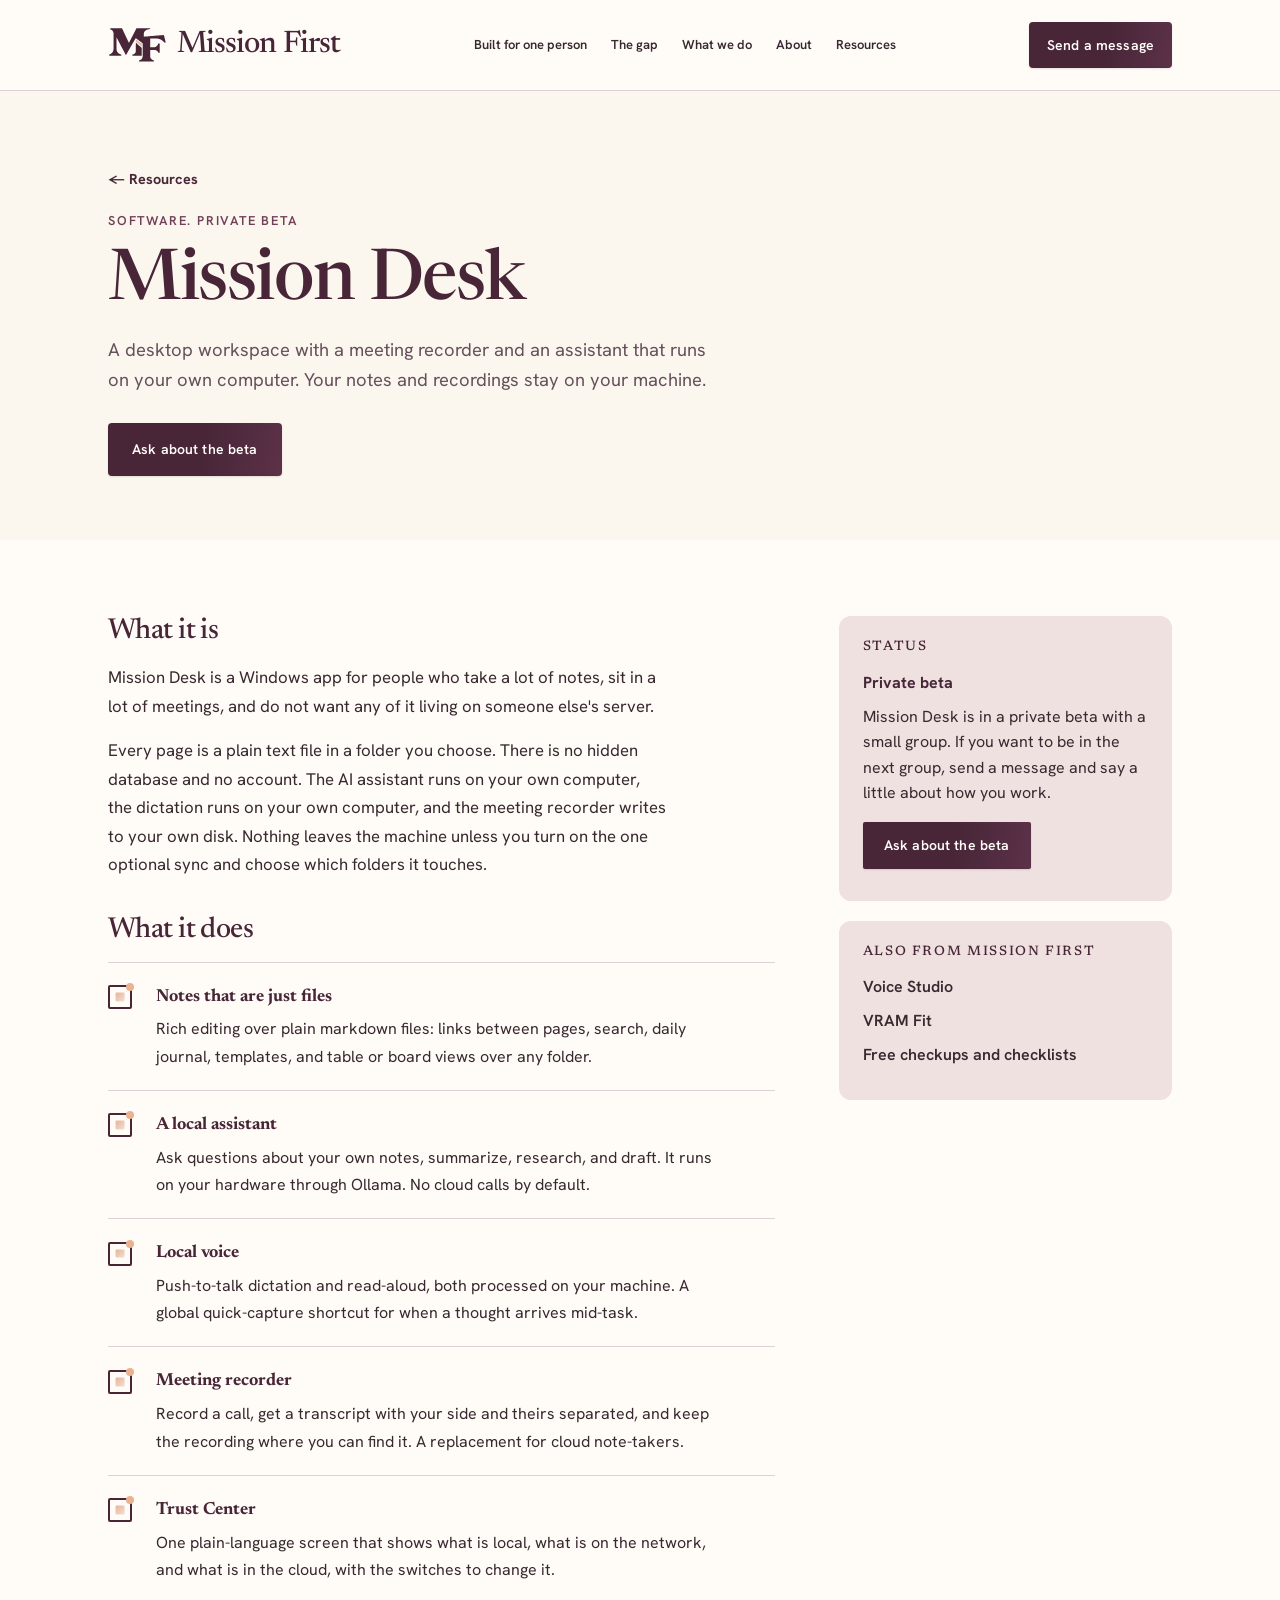
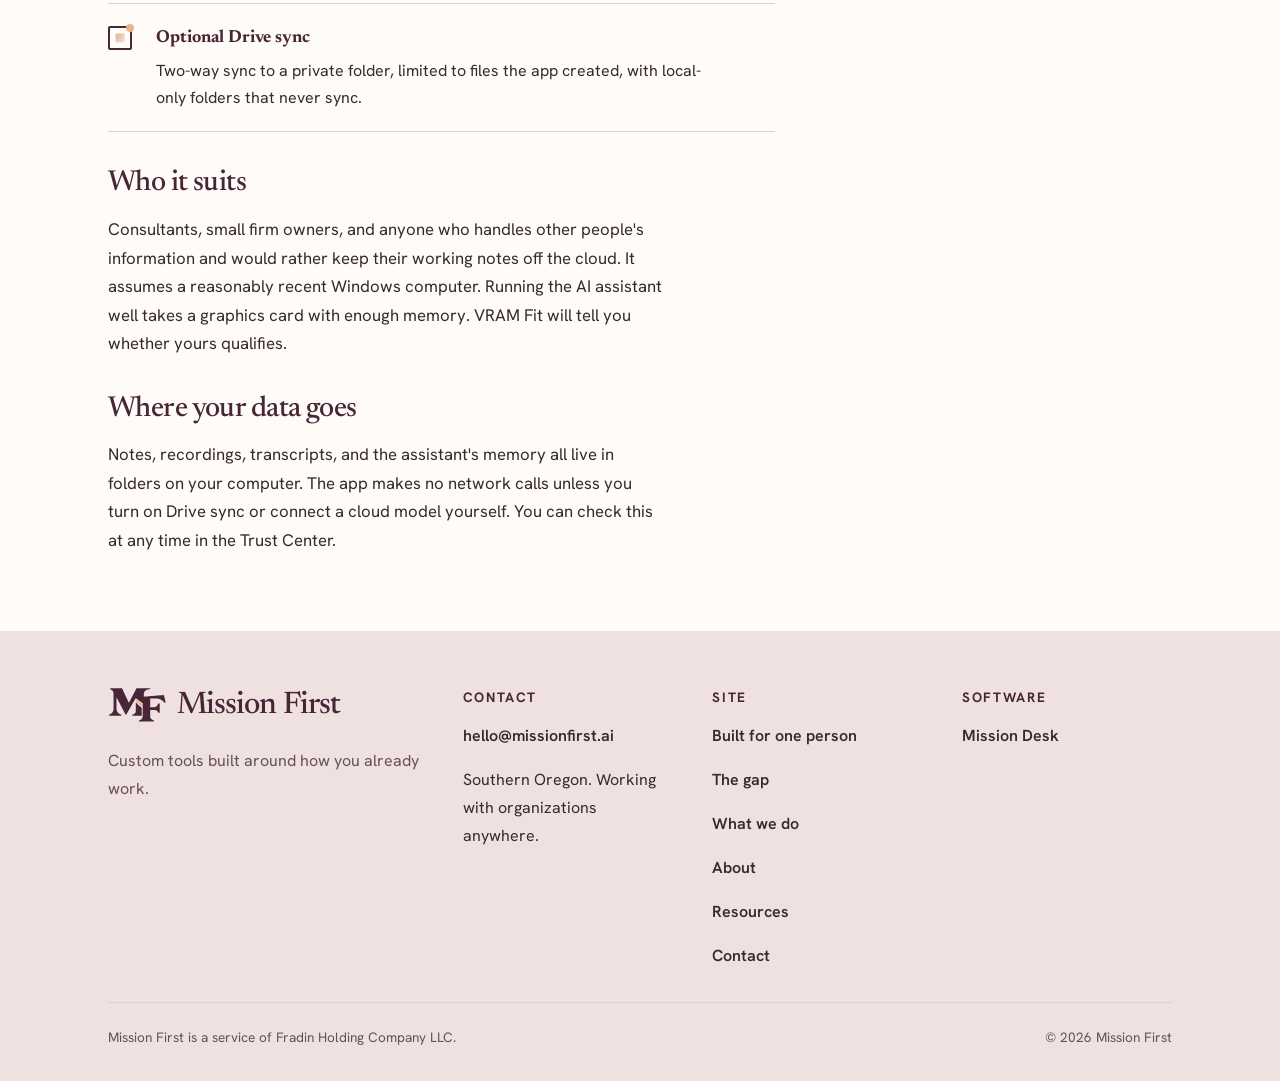
<file: mission-desk/index.html>
<!DOCTYPE html>
<html lang="en">
<head>
  <meta charset="UTF-8">
  <meta name="viewport" content="width=device-width, initial-scale=1.0">
  <title>Mission Desk. missionfirst.ai</title>
  <meta name="description" content="A desktop workspace with a meeting recorder and an assistant that runs on your own computer. Your notes and recordings stay on your machine.">
  <meta property="og:title" content="Mission Desk. missionfirst.ai">
  <meta property="og:description" content="A desktop workspace with a meeting recorder and an assistant that runs on your own computer. Your notes and recordings stay on your machine.">
  <meta property="og:url" content="https://missionfirst.ai/mission-desk/">
  <meta property="og:type" content="article">
  <link rel="canonical" href="https://missionfirst.ai/mission-desk/">
  <meta property="og:image" content="https://missionfirst.ai/assets/og-image.jpg">
  <meta property="og:image:width" content="1200">
  <meta property="og:image:height" content="630">
  <meta property="og:image:alt" content="Mission First. Good technology starts with understanding the complexity of your work. Michelle Fradin testifying before the Oregon Legislature.">
  <meta name="twitter:card" content="summary_large_image">
  <link rel="icon" href="/favicon.svg" type="image/svg+xml">
  <link rel="icon" href="/favicon-32.png" type="image/png" sizes="32x32">
  <link rel="apple-touch-icon" href="/apple-touch-icon.png">
  <link rel="stylesheet" href="/site.css?v=20261110a">
</head>
<body>

  <header>
    <div class="container header-row">
      <a href="/" class="wordmark" aria-label="Mission First home"><span class="lockup"><svg class="mf-mark" viewBox="0 0 615 372" aria-hidden="true" focusable="false">
<path fill="currentColor" fill-rule="evenodd" d="M290.2,163.0 L290.0,163.5 L291.0,164.5 L291.0,170.5 L290.0,171.2 L290.0,173.5 L291.0,174.2 L291.0,181.5 L290.0,182.2 L290.0,258.5 L289.0,259.2 L289.0,262.5 L288.0,263.2 L288.0,265.5 L287.0,266.2 L287.0,267.5 L286.0,268.2 L286.0,269.5 L284.0,271.2 L284.0,272.5 L276.5,280.0 L275.2,280.0 L273.5,282.0 L272.2,282.0 L271.5,283.0 L270.2,283.0 L269.5,284.0 L268.2,284.0 L267.5,285.0 L265.2,285.0 L264.5,286.0 L262.2,286.0 L261.5,287.0 L259.2,287.0 L258.5,288.0 L255.2,288.0 L254.0,289.2 L254.0,299.5 L254.2,299.8 L351.5,299.8 L351.8,299.5 L351.8,219.2 L342.5,210.0 L341.2,210.0 L330.5,199.0 L329.2,199.0 L314.5,184.0 L313.2,184.0 L299.5,170.0 L298.2,170.0 L291.5,163.0 Z M583.8,85.2 L582.5,84.0 L572.2,84.0 L571.5,85.0 L560.2,85.0 L559.5,86.0 L547.2,86.0 L546.5,87.0 L535.2,87.0 L534.5,88.0 L523.2,88.0 L522.5,89.0 L511.2,89.0 L510.5,90.0 L500.2,90.0 L499.5,91.0 L488.2,91.0 L487.5,92.0 L476.2,92.0 L475.5,93.0 L466.2,93.0 L465.5,94.0 L453.2,94.0 L452.5,95.0 L441.2,95.0 L440.5,96.0 L429.2,96.0 L428.5,97.0 L417.2,97.0 L416.5,98.0 L405.2,98.0 L404.5,99.0 L392.2,99.0 L391.5,100.0 L379.2,100.0 L378.5,101.0 L374.2,101.0 L373.8,100.5 L373.8,67.2 L374.8,66.5 L374.8,61.2 L375.8,60.5 L375.8,58.2 L376.8,57.5 L376.8,55.2 L377.8,54.5 L377.8,53.2 L378.8,52.5 L378.8,51.2 L379.8,50.5 L379.8,49.2 L382.8,46.5 L382.8,45.2 L389.2,38.8 L390.5,38.8 L392.2,36.8 L393.5,36.8 L396.2,33.8 L397.5,33.8 L398.2,32.8 L399.5,32.8 L400.2,31.8 L401.5,31.8 L402.2,30.8 L403.5,30.8 L404.2,29.8 L406.5,29.8 L407.2,28.8 L408.5,28.8 L409.2,27.8 L411.5,27.8 L412.2,26.8 L413.5,26.8 L414.2,25.8 L417.5,25.8 L418.2,24.8 L421.5,24.8 L422.2,23.8 L425.5,23.8 L426.2,22.8 L430.5,22.8 L431.2,21.8 L438.5,21.8 L439.2,20.8 L440.5,20.8 L440.8,20.5 L440.8,14.2 L439.8,13.5 L439.8,12.2 L439.5,12.0 L298.2,12.0 L297.0,13.2 L297.0,14.5 L295.0,16.2 L295.0,17.5 L294.0,18.2 L294.0,19.5 L293.0,20.2 L293.0,21.5 L292.0,22.2 L292.0,23.5 L291.0,24.2 L291.0,25.5 L290.0,26.2 L290.0,27.5 L289.0,28.2 L289.0,29.5 L288.0,30.2 L288.0,31.5 L287.0,32.2 L287.0,33.5 L286.0,34.2 L286.0,35.5 L285.0,36.2 L285.0,37.5 L284.0,38.2 L284.0,39.5 L283.0,40.2 L283.0,41.5 L282.0,42.2 L282.0,43.5 L281.0,44.2 L281.0,45.5 L280.0,46.2 L280.0,47.5 L279.0,48.2 L279.0,49.5 L278.0,50.2 L278.0,51.5 L277.0,52.2 L277.0,53.5 L276.0,54.2 L276.0,55.5 L275.0,56.2 L275.0,57.5 L274.0,58.2 L274.0,59.5 L272.0,61.2 L272.0,62.5 L271.0,63.2 L271.0,64.5 L270.0,65.2 L270.0,66.5 L269.0,67.2 L269.0,68.5 L268.0,69.2 L268.0,70.5 L267.0,71.2 L267.0,72.5 L266.0,73.2 L266.0,74.5 L265.0,75.2 L265.0,76.5 L264.0,77.2 L264.0,78.5 L262.0,80.2 L262.0,81.5 L261.0,82.2 L261.0,83.5 L260.0,84.2 L260.0,85.5 L259.0,86.2 L259.0,87.5 L258.0,88.2 L258.0,89.5 L257.0,90.2 L257.0,91.5 L256.0,92.2 L256.0,93.5 L255.0,94.2 L255.0,95.5 L254.0,96.2 L254.0,97.5 L253.0,98.2 L253.0,99.5 L252.0,100.2 L252.0,101.5 L251.0,102.2 L251.0,103.5 L250.0,104.2 L250.0,105.5 L249.0,106.2 L249.0,107.5 L247.0,109.2 L247.0,110.5 L246.0,111.2 L246.0,112.5 L245.0,113.2 L245.0,114.5 L244.0,115.2 L244.0,116.5 L243.0,117.2 L243.0,118.5 L242.0,119.2 L242.0,120.5 L241.0,121.2 L241.0,122.5 L240.0,123.2 L240.0,124.5 L239.0,125.2 L239.0,126.5 L238.0,127.2 L238.0,128.5 L237.0,129.2 L237.0,130.5 L236.0,131.2 L236.0,132.5 L235.0,133.2 L235.0,134.5 L234.0,135.2 L234.0,136.5 L233.0,137.2 L233.0,138.5 L231.0,140.2 L231.0,141.5 L230.0,142.2 L230.0,143.5 L229.0,144.2 L229.0,145.5 L228.0,146.2 L228.0,147.5 L227.0,148.2 L227.0,149.5 L226.0,150.2 L226.0,151.5 L225.0,152.2 L225.0,153.5 L224.0,154.2 L224.0,155.5 L223.0,156.2 L223.0,157.5 L222.0,158.2 L222.0,159.5 L221.0,160.2 L221.0,161.5 L220.0,162.2 L220.0,163.5 L218.2,165.0 L217.8,164.5 L217.8,163.2 L216.8,162.5 L216.8,161.2 L215.8,160.5 L215.8,159.2 L214.8,158.5 L214.8,157.2 L213.8,156.5 L213.8,155.2 L212.8,154.5 L212.8,153.2 L211.8,152.5 L211.8,151.2 L210.8,150.5 L210.8,149.2 L209.8,148.5 L209.8,147.2 L208.8,146.5 L208.8,145.2 L207.8,144.5 L207.8,143.2 L206.8,142.5 L206.8,141.2 L205.8,140.5 L205.8,139.2 L204.8,138.5 L204.8,137.2 L203.8,136.5 L203.8,134.2 L202.8,133.5 L202.8,132.2 L201.8,131.5 L201.8,130.2 L200.8,129.5 L200.8,128.2 L199.8,127.5 L199.8,126.2 L198.8,125.5 L198.8,124.2 L197.8,123.5 L197.8,122.2 L196.8,121.5 L196.8,120.2 L195.8,119.5 L195.8,118.2 L194.8,117.5 L194.8,115.2 L193.8,114.5 L193.8,113.2 L192.8,112.5 L192.8,111.2 L191.8,110.5 L191.8,109.2 L190.8,108.5 L190.8,107.2 L189.8,106.5 L189.8,105.2 L188.8,104.5 L188.8,103.2 L187.8,102.5 L187.8,101.2 L186.8,100.5 L186.8,98.2 L185.8,97.5 L185.8,96.2 L184.8,95.5 L184.8,94.2 L183.8,93.5 L183.8,92.2 L182.8,91.5 L182.8,90.2 L181.8,89.5 L181.8,88.2 L180.8,87.5 L180.8,86.2 L179.8,85.5 L179.8,84.2 L178.8,83.5 L178.8,81.2 L177.8,80.5 L177.8,79.2 L176.8,78.5 L176.8,77.2 L175.8,76.5 L175.8,75.2 L174.8,74.5 L174.8,73.2 L173.8,72.5 L173.8,71.2 L172.8,70.5 L172.8,69.2 L171.8,68.5 L171.8,67.2 L170.8,66.5 L170.8,64.2 L169.8,63.5 L169.8,62.2 L168.8,61.5 L168.8,60.2 L167.8,59.5 L167.8,58.2 L166.8,57.5 L166.8,56.2 L165.8,55.5 L165.8,54.2 L164.8,53.5 L164.8,52.2 L163.8,51.5 L163.8,50.2 L162.8,49.5 L162.8,48.2 L161.8,47.5 L161.8,45.2 L160.8,44.5 L160.8,43.2 L159.8,42.5 L159.8,41.2 L158.8,40.5 L158.8,39.2 L157.8,38.5 L157.8,37.2 L156.8,36.5 L156.8,35.2 L155.8,34.5 L155.8,33.2 L154.8,32.5 L154.8,31.2 L153.8,30.5 L153.8,29.2 L152.8,28.5 L152.8,26.2 L151.8,25.5 L151.8,24.2 L150.8,23.5 L150.8,22.2 L149.8,21.5 L149.8,20.2 L148.8,19.5 L148.8,18.2 L147.8,17.5 L147.8,15.2 L146.5,14.0 L24.2,14.0 L24.0,14.2 L24.0,18.5 L23.0,19.2 L23.0,24.5 L24.5,24.8 L25.2,25.8 L27.5,25.8 L28.2,26.8 L29.5,26.8 L30.2,27.8 L31.5,27.8 L32.2,28.8 L33.5,28.8 L34.2,29.8 L35.5,29.8 L37.2,31.8 L38.5,31.8 L41.2,34.8 L42.5,34.8 L48.0,40.2 L48.0,41.5 L50.0,43.2 L50.0,44.5 L52.0,46.2 L52.0,47.5 L53.0,48.2 L53.0,49.5 L54.0,50.2 L54.0,51.5 L55.0,52.2 L55.0,54.5 L56.0,55.2 L56.0,58.5 L57.0,59.2 L57.0,65.5 L58.0,66.2 L58.0,228.5 L57.0,229.2 L57.0,238.5 L56.0,239.2 L56.0,243.5 L55.0,244.2 L55.0,246.5 L54.0,247.2 L54.0,249.5 L53.0,250.2 L53.0,252.5 L52.0,253.2 L52.0,254.5 L51.0,255.2 L51.0,257.5 L50.0,258.2 L50.0,259.5 L48.0,261.2 L48.0,262.5 L45.0,265.2 L45.0,266.5 L36.5,275.0 L35.2,275.0 L32.5,278.0 L31.2,278.0 L29.5,280.0 L28.2,280.0 L26.5,282.0 L25.2,282.0 L24.5,283.0 L23.2,283.0 L22.5,284.0 L21.2,284.0 L20.5,285.0 L19.2,285.0 L18.5,286.0 L17.2,286.0 L16.5,287.0 L14.2,287.0 L13.5,288.0 L12.0,288.2 L12.0,294.5 L13.0,295.2 L13.0,299.5 L13.2,299.8 L137.5,299.8 L138.8,298.5 L138.8,289.2 L137.5,288.0 L136.2,288.0 L135.5,287.0 L133.2,287.0 L132.5,286.0 L131.2,286.0 L130.5,285.0 L128.2,285.0 L127.5,284.0 L126.2,284.0 L125.5,283.0 L124.2,283.0 L123.5,282.0 L122.2,282.0 L121.5,281.0 L120.2,281.0 L119.5,280.0 L118.2,280.0 L117.5,279.0 L116.2,279.0 L114.5,277.0 L113.2,277.0 L110.5,274.0 L109.2,274.0 L99.8,264.5 L99.8,263.2 L97.8,261.5 L97.8,260.2 L96.8,259.5 L96.8,258.2 L95.8,257.5 L95.8,256.2 L94.8,255.5 L94.8,254.2 L93.8,253.5 L93.8,252.2 L92.8,251.5 L92.8,249.2 L91.8,248.5 L91.8,246.2 L90.8,245.5 L90.8,241.2 L89.8,240.5 L89.8,234.2 L88.8,233.5 L88.8,110.2 L89.2,109.8 L91.0,111.2 L91.0,112.5 L92.0,113.2 L92.0,114.5 L93.0,115.2 L93.0,116.5 L94.0,117.2 L94.0,118.5 L95.0,119.2 L95.0,120.5 L96.0,121.2 L96.0,122.5 L97.0,123.2 L97.0,124.5 L98.0,125.2 L98.0,126.5 L99.0,127.2 L99.0,128.5 L100.0,129.2 L100.0,130.5 L101.0,131.2 L101.0,132.5 L103.0,134.2 L103.0,135.5 L104.0,136.2 L104.0,137.5 L105.0,138.2 L105.0,139.5 L106.0,140.2 L106.0,141.5 L107.0,142.2 L107.0,143.5 L108.0,144.2 L108.0,145.5 L109.0,146.2 L109.0,147.5 L110.0,148.2 L110.0,149.5 L112.0,151.2 L112.0,152.5 L113.0,153.2 L113.0,154.5 L114.0,155.2 L114.0,156.5 L115.0,157.2 L115.0,158.5 L116.0,159.2 L116.0,160.5 L117.0,161.2 L117.0,162.5 L118.0,163.2 L118.0,164.5 L119.0,165.2 L119.0,166.5 L121.0,168.2 L121.0,169.5 L122.0,170.2 L122.0,171.5 L123.0,172.2 L123.0,173.5 L124.0,174.2 L124.0,175.5 L125.0,176.2 L125.0,177.5 L126.0,178.2 L126.0,179.5 L127.0,180.2 L127.0,181.5 L128.0,182.2 L128.0,183.5 L129.0,184.2 L129.0,185.5 L130.0,186.2 L130.0,187.5 L132.0,189.2 L132.0,190.5 L133.0,191.2 L133.0,192.5 L134.0,193.2 L134.0,194.5 L135.0,195.2 L135.0,196.5 L136.0,197.2 L136.0,198.5 L137.0,199.2 L137.0,200.5 L138.0,201.2 L138.0,202.5 L139.0,203.2 L139.0,204.5 L141.0,206.2 L141.0,207.5 L142.0,208.2 L142.0,209.5 L143.0,210.2 L143.0,211.5 L144.0,212.2 L144.0,213.5 L145.0,214.2 L145.0,215.5 L146.0,216.2 L146.0,217.5 L147.0,218.2 L147.0,219.5 L148.0,220.2 L148.0,221.5 L150.0,223.2 L150.0,224.5 L151.0,225.2 L151.0,226.5 L152.0,227.2 L152.0,228.5 L153.0,229.2 L153.0,230.5 L154.0,231.2 L154.0,232.5 L155.0,233.2 L155.0,234.5 L156.0,235.2 L156.0,236.5 L157.0,237.2 L157.0,238.5 L159.0,240.2 L159.0,241.5 L160.0,242.2 L160.0,243.5 L161.0,244.2 L161.0,245.5 L162.0,246.2 L162.0,247.5 L163.0,248.2 L163.0,249.5 L164.0,250.2 L164.0,251.5 L165.0,252.2 L165.0,253.5 L166.0,254.2 L166.0,255.5 L167.0,256.2 L167.0,257.5 L168.0,258.2 L168.0,259.5 L170.0,261.2 L170.0,262.5 L171.0,263.2 L171.0,264.5 L172.0,265.2 L172.0,266.5 L173.0,267.2 L173.0,268.5 L174.0,269.2 L174.0,270.5 L175.0,271.2 L175.0,272.5 L176.0,273.2 L176.0,274.5 L177.0,275.2 L177.0,276.5 L178.0,277.2 L178.0,278.5 L179.0,279.2 L179.0,280.5 L180.0,281.2 L180.0,282.5 L182.0,284.2 L182.0,285.5 L183.0,286.2 L183.0,287.5 L184.0,288.2 L184.0,289.5 L185.0,290.2 L185.0,291.5 L186.0,292.2 L186.0,293.5 L187.2,294.8 L187.8,294.5 L187.8,293.2 L189.8,291.5 L189.8,290.2 L190.8,289.5 L190.8,288.2 L191.8,287.5 L191.8,286.2 L192.8,285.5 L192.8,284.2 L194.8,282.5 L194.8,281.2 L195.8,280.5 L195.8,279.2 L196.8,278.5 L196.8,277.2 L198.8,275.5 L198.8,274.2 L199.8,273.5 L199.8,272.2 L200.8,271.5 L200.8,270.2 L201.8,269.5 L201.8,268.2 L203.8,266.5 L203.8,265.2 L204.8,264.5 L204.8,263.2 L205.8,262.5 L205.8,261.2 L207.8,259.5 L207.8,258.2 L208.8,257.5 L208.8,256.2 L209.8,255.5 L209.8,254.2 L210.8,253.5 L210.8,252.2 L211.8,251.5 L211.8,250.2 L213.8,248.5 L213.8,247.2 L214.8,246.5 L214.8,245.2 L216.8,243.5 L216.8,242.2 L217.8,241.5 L217.8,240.2 L218.8,239.5 L218.8,238.2 L219.8,237.5 L219.8,236.2 L221.8,234.5 L221.8,233.2 L222.8,232.5 L222.8,231.2 L223.8,230.5 L223.8,229.2 L225.8,227.5 L225.8,226.2 L226.8,225.5 L226.8,224.2 L227.8,223.5 L227.8,222.2 L228.8,221.5 L228.8,220.2 L230.8,218.5 L230.8,217.2 L231.8,216.5 L231.8,215.2 L232.8,214.5 L232.8,213.2 L234.8,211.5 L234.8,210.2 L235.8,209.5 L235.8,208.2 L236.8,207.5 L236.8,206.2 L238.8,204.5 L238.8,203.2 L239.8,202.5 L239.8,201.2 L240.8,200.5 L240.8,199.2 L242.8,197.5 L242.8,196.2 L243.8,195.5 L243.8,194.2 L244.8,193.5 L244.8,192.2 L245.8,191.5 L245.8,190.2 L247.8,188.5 L247.8,187.2 L249.8,185.5 L249.8,184.2 L250.8,183.5 L250.8,182.2 L251.8,181.5 L251.8,180.2 L253.8,178.5 L253.8,177.2 L254.8,176.5 L254.8,175.2 L256.8,173.5 L256.8,172.2 L257.8,171.5 L257.8,170.2 L258.8,169.5 L258.8,168.2 L259.8,167.5 L259.8,166.2 L261.8,164.5 L261.8,163.2 L262.8,162.5 L262.8,161.2 L264.8,159.5 L264.8,158.2 L265.8,157.5 L265.8,156.2 L267.8,154.5 L267.8,153.2 L268.8,152.5 L268.8,151.2 L270.8,149.5 L270.8,148.2 L271.8,147.5 L271.8,146.2 L272.8,145.5 L272.8,144.2 L273.8,143.5 L273.8,142.2 L275.8,140.5 L275.8,139.2 L276.8,138.5 L276.8,137.2 L278.8,135.5 L278.8,134.2 L279.8,133.5 L279.8,132.2 L281.8,130.5 L281.8,129.2 L282.8,128.5 L282.8,127.2 L284.8,125.5 L284.8,124.2 L285.8,123.5 L285.8,122.2 L287.8,120.5 L287.8,119.2 L288.8,118.5 L288.8,117.2 L289.2,116.8 L290.5,116.8 L294.2,120.8 L295.5,120.8 L298.2,123.8 L299.5,123.8 L301.2,125.8 L302.5,125.8 L304.2,127.8 L305.5,127.8 L308.2,130.8 L309.5,130.8 L312.2,133.8 L313.5,133.8 L316.2,136.8 L317.5,136.8 L320.2,139.8 L321.5,139.8 L324.2,142.8 L325.5,142.8 L328.2,145.8 L329.5,145.8 L332.2,148.8 L333.5,148.8 L336.2,151.8 L337.5,151.8 L340.2,154.8 L341.5,154.8 L344.2,157.8 L345.5,157.8 L348.2,160.8 L349.5,160.8 L352.2,163.8 L353.5,163.8 L356.2,166.8 L357.5,166.8 L360.2,169.8 L361.5,169.8 L362.0,170.2 L362.0,307.5 L361.0,308.2 L361.0,315.5 L360.0,316.2 L360.0,319.5 L359.0,320.2 L359.0,321.5 L358.0,322.2 L358.0,324.5 L356.0,326.2 L356.0,327.5 L354.0,329.2 L354.0,330.5 L346.5,338.0 L345.2,338.0 L343.5,340.0 L342.2,340.0 L340.5,342.0 L339.2,342.0 L337.5,344.0 L336.2,344.0 L335.5,345.0 L334.2,345.0 L333.5,346.0 L331.2,346.0 L330.5,347.0 L329.2,347.0 L328.5,348.0 L326.2,348.0 L325.5,349.0 L323.0,349.2 L323.0,359.5 L323.2,359.8 L479.5,359.8 L479.8,359.5 L479.8,349.2 L477.2,349.0 L476.5,348.0 L474.2,348.0 L473.5,347.0 L471.2,347.0 L470.5,346.0 L469.2,346.0 L468.5,345.0 L467.2,345.0 L466.5,344.0 L465.2,344.0 L464.5,343.0 L463.2,343.0 L461.5,341.0 L460.2,341.0 L458.5,339.0 L457.2,339.0 L453.5,335.0 L452.2,335.0 L450.8,333.5 L450.8,332.2 L446.8,328.5 L446.8,327.2 L444.8,325.5 L444.8,324.2 L443.8,323.5 L443.8,321.2 L442.8,320.5 L442.8,318.2 L441.8,317.5 L441.8,314.2 L440.8,313.5 L440.8,305.2 L439.8,304.5 L439.8,302.2 L440.8,301.5 L440.8,240.2 L442.2,238.8 L488.5,238.8 L489.2,239.8 L493.5,239.8 L494.2,240.8 L496.5,240.8 L497.2,241.8 L499.5,241.8 L500.2,242.8 L501.5,242.8 L502.2,243.8 L503.5,243.8 L504.2,244.8 L505.5,244.8 L507.2,246.8 L508.5,246.8 L510.2,248.8 L511.5,248.8 L518.0,255.2 L518.0,256.5 L521.0,259.2 L521.0,260.5 L523.0,262.2 L523.0,263.5 L524.0,264.2 L524.0,265.5 L525.0,266.2 L525.0,267.5 L526.0,268.2 L526.2,269.8 L539.5,269.8 L539.8,269.5 L539.8,172.2 L538.2,172.0 L537.5,171.0 L525.2,171.0 L524.0,172.2 L524.0,174.5 L523.0,175.2 L523.0,177.5 L522.0,178.2 L522.0,179.5 L521.0,180.2 L521.0,181.5 L520.0,182.2 L520.0,183.5 L519.0,184.2 L519.0,185.5 L518.0,186.2 L518.0,187.5 L516.0,189.2 L516.0,190.5 L514.0,192.2 L514.0,193.5 L503.5,204.0 L502.2,204.0 L500.5,206.0 L499.2,206.0 L498.5,207.0 L497.2,207.0 L496.5,208.0 L495.2,208.0 L494.5,209.0 L492.2,209.0 L491.5,210.0 L489.2,210.0 L488.5,211.0 L484.2,211.0 L483.5,212.0 L442.2,212.0 L440.8,210.5 L440.8,122.2 L442.2,120.8 L492.5,120.8 L493.2,119.8 L499.5,119.8 L500.2,120.8 L517.5,120.8 L518.2,121.8 L524.5,121.8 L525.2,122.8 L528.5,122.8 L529.2,123.8 L531.5,123.8 L532.2,124.8 L535.5,124.8 L536.2,125.8 L538.5,125.8 L539.2,126.8 L541.5,126.8 L542.2,127.8 L543.5,127.8 L544.2,128.8 L546.5,128.8 L547.2,129.8 L548.5,129.8 L549.2,130.8 L550.5,130.8 L551.2,131.8 L552.5,131.8 L553.2,132.8 L554.5,132.8 L556.2,134.8 L557.5,134.8 L558.2,135.8 L559.5,135.8 L561.2,137.8 L562.5,137.8 L564.2,139.8 L565.5,139.8 L568.2,142.8 L569.5,142.8 L585.0,158.2 L585.0,159.5 L589.2,163.8 L590.2,162.8 L597.5,162.8 L598.2,161.8 L602.5,161.8 L602.8,160.2 L601.8,159.5 L601.8,156.2 L600.8,155.5 L600.8,152.2 L599.8,151.5 L599.8,148.2 L598.8,147.5 L598.8,144.2 L597.8,143.5 L597.8,140.2 L596.8,139.5 L596.8,136.2 L595.8,135.5 L595.8,132.2 L594.8,131.5 L594.8,128.2 L593.8,127.5 L593.8,124.2 L592.8,123.5 L592.8,120.2 L591.8,119.5 L591.8,116.2 L590.8,115.5 L590.8,112.2 L589.8,111.5 L589.8,108.2 L588.8,107.5 L588.8,104.2 L587.8,103.5 L587.8,100.2 L586.8,99.5 L586.8,96.2 L585.8,95.5 L585.8,93.2 L584.8,92.5 L584.8,89.2 L583.8,88.5 Z"/>
<path fill="var(--mf-logo-accent, transparent)" fill-rule="evenodd" d="M291.2,131.0 L291.0,131.2 L291.0,149.5 L294.2,152.8 L295.5,152.8 L310.2,167.8 L311.5,167.8 L324.2,180.8 L325.5,180.8 L338.2,193.8 L339.5,193.8 L348.2,202.8 L349.5,202.8 L351.5,204.8 L351.8,204.5 L351.8,191.2 L352.8,190.5 L351.8,189.5 L351.8,174.2 L350.5,173.0 L349.2,173.0 L347.5,171.0 L346.2,171.0 L343.5,168.0 L342.2,168.0 L340.5,166.0 L339.2,166.0 L337.5,164.0 L336.2,164.0 L333.5,161.0 L332.2,161.0 L330.5,159.0 L329.2,159.0 L326.5,156.0 L325.2,156.0 L322.5,153.0 L321.2,153.0 L318.5,150.0 L317.2,150.0 L314.5,147.0 L313.2,147.0 L311.5,145.0 L310.2,145.0 L307.5,142.0 L306.2,142.0 L303.5,139.0 L302.2,139.0 L299.5,136.0 L298.2,136.0 L295.5,133.0 L294.2,133.0 L292.5,131.0 Z"/>
</svg><span class="wordmark-text">Mission First</span></span></a>
      <button class="menu-toggle" type="button" aria-expanded="false" aria-controls="page-nav">Menu</button>
      <nav class="nav" id="page-nav" aria-label="Site">
        <a href="/#built">Built for one person</a>
        <a href="/#problem">The gap</a>
        <a href="/#work">What we do</a>
        <a href="/#about">About</a>
        <a href="/resources/">Resources</a>
      </nav>
      <a href="/#contact" class="btn btn-sm">Send a message</a>
    </div>
  </header>

  <main id="top">
    <section class="page-hero">
      <div class="container">
        <p class="crumb"><a href="/resources/">Resources</a></p>
        <span class="eyebrow">Software. Private beta</span>
        <h1>Mission Desk</h1>
        <p class="lead soft">A desktop workspace with a meeting recorder and an assistant that runs on your own computer. Your notes and recordings stay on your machine.</p>
        <p style="margin-top:1.75rem"><a href="/#contact" class="btn">Ask about the beta</a></p>
      </div>
    </section>

    <section class="article">
      <div class="container article-grid">
        <div class="article-body">
          <h2>What it is</h2>
          <p>Mission Desk is a Windows app for people who take a lot of notes, sit in a lot of meetings, and do not want any of it living on someone else's server.</p>
          <p>Every page is a plain text file in a folder you choose. There is no hidden database and no account. The AI assistant runs on your own computer, the dictation runs on your own computer, and the meeting recorder writes to your own disk. Nothing leaves the machine unless you turn on the one optional sync and choose which folders it touches.</p>
          <h2>What it does</h2>
          <ol class="checklist features">
            <li><span class="box" aria-hidden="true"></span><div><strong>Notes that are just files</strong><p>Rich editing over plain markdown files: links between pages, search, daily journal, templates, and table or board views over any folder.</p></div></li>
            <li><span class="box" aria-hidden="true"></span><div><strong>A local assistant</strong><p>Ask questions about your own notes, summarize, research, and draft. It runs on your hardware through Ollama. No cloud calls by default.</p></div></li>
            <li><span class="box" aria-hidden="true"></span><div><strong>Local voice</strong><p>Push-to-talk dictation and read-aloud, both processed on your machine. A global quick-capture shortcut for when a thought arrives mid-task.</p></div></li>
            <li><span class="box" aria-hidden="true"></span><div><strong>Meeting recorder</strong><p>Record a call, get a transcript with your side and theirs separated, and keep the recording where you can find it. A replacement for cloud note-takers.</p></div></li>
            <li><span class="box" aria-hidden="true"></span><div><strong>Trust Center</strong><p>One plain-language screen that shows what is local, what is on the network, and what is in the cloud, with the switches to change it.</p></div></li>
            <li><span class="box" aria-hidden="true"></span><div><strong>Optional Drive sync</strong><p>Two-way sync to a private folder, limited to files the app created, with local-only folders that never sync.</p></div></li>
          </ol>
          <h2>Who it suits</h2>
          <p>Consultants, small firm owners, and anyone who handles other people's information and would rather keep their working notes off the cloud. It assumes a reasonably recent Windows computer. Running the AI assistant well takes a graphics card with enough memory. VRAM Fit will tell you whether yours qualifies.</p>
          <h2>Where your data goes</h2>
          <p>Notes, recordings, transcripts, and the assistant's memory all live in folders on your computer. The app makes no network calls unless you turn on Drive sync or connect a cloud model yourself. You can check this at any time in the Trust Center.</p>
        </div>
        <aside class="article-side">
          <div class="side-card">
            <h3>Status</h3>
            <p><strong>Private beta</strong></p>
            <p>Mission Desk is in a private beta with a small group. If you want to be in the next group, send a message and say a little about how you work.</p>
            <p style="margin-top:1rem"><a href="/#contact" class="btn btn-sm">Ask about the beta</a></p>
          </div>
          <div class="side-card">
            <h3>Also from Mission First</h3>
            <p><a href="/voice-studio/">Voice Studio</a></p>
            <p><a href="/vramcalculator/">VRAM Fit</a></p>
            <p><a href="/resources/">Free checkups and checklists</a></p>
          </div>
        </aside>
      </div>
    </section>

  </main>

  <footer>
    <div class="container">
      <div class="footer-grid">
        <div>
          <span class="wordmark"><span class="lockup"><svg class="mf-mark" viewBox="0 0 615 372" aria-hidden="true" focusable="false">
<path fill="currentColor" fill-rule="evenodd" d="M290.2,163.0 L290.0,163.5 L291.0,164.5 L291.0,170.5 L290.0,171.2 L290.0,173.5 L291.0,174.2 L291.0,181.5 L290.0,182.2 L290.0,258.5 L289.0,259.2 L289.0,262.5 L288.0,263.2 L288.0,265.5 L287.0,266.2 L287.0,267.5 L286.0,268.2 L286.0,269.5 L284.0,271.2 L284.0,272.5 L276.5,280.0 L275.2,280.0 L273.5,282.0 L272.2,282.0 L271.5,283.0 L270.2,283.0 L269.5,284.0 L268.2,284.0 L267.5,285.0 L265.2,285.0 L264.5,286.0 L262.2,286.0 L261.5,287.0 L259.2,287.0 L258.5,288.0 L255.2,288.0 L254.0,289.2 L254.0,299.5 L254.2,299.8 L351.5,299.8 L351.8,299.5 L351.8,219.2 L342.5,210.0 L341.2,210.0 L330.5,199.0 L329.2,199.0 L314.5,184.0 L313.2,184.0 L299.5,170.0 L298.2,170.0 L291.5,163.0 Z M583.8,85.2 L582.5,84.0 L572.2,84.0 L571.5,85.0 L560.2,85.0 L559.5,86.0 L547.2,86.0 L546.5,87.0 L535.2,87.0 L534.5,88.0 L523.2,88.0 L522.5,89.0 L511.2,89.0 L510.5,90.0 L500.2,90.0 L499.5,91.0 L488.2,91.0 L487.5,92.0 L476.2,92.0 L475.5,93.0 L466.2,93.0 L465.5,94.0 L453.2,94.0 L452.5,95.0 L441.2,95.0 L440.5,96.0 L429.2,96.0 L428.5,97.0 L417.2,97.0 L416.5,98.0 L405.2,98.0 L404.5,99.0 L392.2,99.0 L391.5,100.0 L379.2,100.0 L378.5,101.0 L374.2,101.0 L373.8,100.5 L373.8,67.2 L374.8,66.5 L374.8,61.2 L375.8,60.5 L375.8,58.2 L376.8,57.5 L376.8,55.2 L377.8,54.5 L377.8,53.2 L378.8,52.5 L378.8,51.2 L379.8,50.5 L379.8,49.2 L382.8,46.5 L382.8,45.2 L389.2,38.8 L390.5,38.8 L392.2,36.8 L393.5,36.8 L396.2,33.8 L397.5,33.8 L398.2,32.8 L399.5,32.8 L400.2,31.8 L401.5,31.8 L402.2,30.8 L403.5,30.8 L404.2,29.8 L406.5,29.8 L407.2,28.8 L408.5,28.8 L409.2,27.8 L411.5,27.8 L412.2,26.8 L413.5,26.8 L414.2,25.8 L417.5,25.8 L418.2,24.8 L421.5,24.8 L422.2,23.8 L425.5,23.8 L426.2,22.8 L430.5,22.8 L431.2,21.8 L438.5,21.8 L439.2,20.8 L440.5,20.8 L440.8,20.5 L440.8,14.2 L439.8,13.5 L439.8,12.2 L439.5,12.0 L298.2,12.0 L297.0,13.2 L297.0,14.5 L295.0,16.2 L295.0,17.5 L294.0,18.2 L294.0,19.5 L293.0,20.2 L293.0,21.5 L292.0,22.2 L292.0,23.5 L291.0,24.2 L291.0,25.5 L290.0,26.2 L290.0,27.5 L289.0,28.2 L289.0,29.5 L288.0,30.2 L288.0,31.5 L287.0,32.2 L287.0,33.5 L286.0,34.2 L286.0,35.5 L285.0,36.2 L285.0,37.5 L284.0,38.2 L284.0,39.5 L283.0,40.2 L283.0,41.5 L282.0,42.2 L282.0,43.5 L281.0,44.2 L281.0,45.5 L280.0,46.2 L280.0,47.5 L279.0,48.2 L279.0,49.5 L278.0,50.2 L278.0,51.5 L277.0,52.2 L277.0,53.5 L276.0,54.2 L276.0,55.5 L275.0,56.2 L275.0,57.5 L274.0,58.2 L274.0,59.5 L272.0,61.2 L272.0,62.5 L271.0,63.2 L271.0,64.5 L270.0,65.2 L270.0,66.5 L269.0,67.2 L269.0,68.5 L268.0,69.2 L268.0,70.5 L267.0,71.2 L267.0,72.5 L266.0,73.2 L266.0,74.5 L265.0,75.2 L265.0,76.5 L264.0,77.2 L264.0,78.5 L262.0,80.2 L262.0,81.5 L261.0,82.2 L261.0,83.5 L260.0,84.2 L260.0,85.5 L259.0,86.2 L259.0,87.5 L258.0,88.2 L258.0,89.5 L257.0,90.2 L257.0,91.5 L256.0,92.2 L256.0,93.5 L255.0,94.2 L255.0,95.5 L254.0,96.2 L254.0,97.5 L253.0,98.2 L253.0,99.5 L252.0,100.2 L252.0,101.5 L251.0,102.2 L251.0,103.5 L250.0,104.2 L250.0,105.5 L249.0,106.2 L249.0,107.5 L247.0,109.2 L247.0,110.5 L246.0,111.2 L246.0,112.5 L245.0,113.2 L245.0,114.5 L244.0,115.2 L244.0,116.5 L243.0,117.2 L243.0,118.5 L242.0,119.2 L242.0,120.5 L241.0,121.2 L241.0,122.5 L240.0,123.2 L240.0,124.5 L239.0,125.2 L239.0,126.5 L238.0,127.2 L238.0,128.5 L237.0,129.2 L237.0,130.5 L236.0,131.2 L236.0,132.5 L235.0,133.2 L235.0,134.5 L234.0,135.2 L234.0,136.5 L233.0,137.2 L233.0,138.5 L231.0,140.2 L231.0,141.5 L230.0,142.2 L230.0,143.5 L229.0,144.2 L229.0,145.5 L228.0,146.2 L228.0,147.5 L227.0,148.2 L227.0,149.5 L226.0,150.2 L226.0,151.5 L225.0,152.2 L225.0,153.5 L224.0,154.2 L224.0,155.5 L223.0,156.2 L223.0,157.5 L222.0,158.2 L222.0,159.5 L221.0,160.2 L221.0,161.5 L220.0,162.2 L220.0,163.5 L218.2,165.0 L217.8,164.5 L217.8,163.2 L216.8,162.5 L216.8,161.2 L215.8,160.5 L215.8,159.2 L214.8,158.5 L214.8,157.2 L213.8,156.5 L213.8,155.2 L212.8,154.5 L212.8,153.2 L211.8,152.5 L211.8,151.2 L210.8,150.5 L210.8,149.2 L209.8,148.5 L209.8,147.2 L208.8,146.5 L208.8,145.2 L207.8,144.5 L207.8,143.2 L206.8,142.5 L206.8,141.2 L205.8,140.5 L205.8,139.2 L204.8,138.5 L204.8,137.2 L203.8,136.5 L203.8,134.2 L202.8,133.5 L202.8,132.2 L201.8,131.5 L201.8,130.2 L200.8,129.5 L200.8,128.2 L199.8,127.5 L199.8,126.2 L198.8,125.5 L198.8,124.2 L197.8,123.5 L197.8,122.2 L196.8,121.5 L196.8,120.2 L195.8,119.5 L195.8,118.2 L194.8,117.5 L194.8,115.2 L193.8,114.5 L193.8,113.2 L192.8,112.5 L192.8,111.2 L191.8,110.5 L191.8,109.2 L190.8,108.5 L190.8,107.2 L189.8,106.5 L189.8,105.2 L188.8,104.5 L188.8,103.2 L187.8,102.5 L187.8,101.2 L186.8,100.5 L186.8,98.2 L185.8,97.5 L185.8,96.2 L184.8,95.5 L184.8,94.2 L183.8,93.5 L183.8,92.2 L182.8,91.5 L182.8,90.2 L181.8,89.5 L181.8,88.2 L180.8,87.5 L180.8,86.2 L179.8,85.5 L179.8,84.2 L178.8,83.5 L178.8,81.2 L177.8,80.5 L177.8,79.2 L176.8,78.5 L176.8,77.2 L175.8,76.5 L175.8,75.2 L174.8,74.5 L174.8,73.2 L173.8,72.5 L173.8,71.2 L172.8,70.5 L172.8,69.2 L171.8,68.5 L171.8,67.2 L170.8,66.5 L170.8,64.2 L169.8,63.5 L169.8,62.2 L168.8,61.5 L168.8,60.2 L167.8,59.5 L167.8,58.2 L166.8,57.5 L166.8,56.2 L165.8,55.5 L165.8,54.2 L164.8,53.5 L164.8,52.2 L163.8,51.5 L163.8,50.2 L162.8,49.5 L162.8,48.2 L161.8,47.5 L161.8,45.2 L160.8,44.5 L160.8,43.2 L159.8,42.5 L159.8,41.2 L158.8,40.5 L158.8,39.2 L157.8,38.5 L157.8,37.2 L156.8,36.5 L156.8,35.2 L155.8,34.5 L155.8,33.2 L154.8,32.5 L154.8,31.2 L153.8,30.5 L153.8,29.2 L152.8,28.5 L152.8,26.2 L151.8,25.5 L151.8,24.2 L150.8,23.5 L150.8,22.2 L149.8,21.5 L149.8,20.2 L148.8,19.5 L148.8,18.2 L147.8,17.5 L147.8,15.2 L146.5,14.0 L24.2,14.0 L24.0,14.2 L24.0,18.5 L23.0,19.2 L23.0,24.5 L24.5,24.8 L25.2,25.8 L27.5,25.8 L28.2,26.8 L29.5,26.8 L30.2,27.8 L31.5,27.8 L32.2,28.8 L33.5,28.8 L34.2,29.8 L35.5,29.8 L37.2,31.8 L38.5,31.8 L41.2,34.8 L42.5,34.8 L48.0,40.2 L48.0,41.5 L50.0,43.2 L50.0,44.5 L52.0,46.2 L52.0,47.5 L53.0,48.2 L53.0,49.5 L54.0,50.2 L54.0,51.5 L55.0,52.2 L55.0,54.5 L56.0,55.2 L56.0,58.5 L57.0,59.2 L57.0,65.5 L58.0,66.2 L58.0,228.5 L57.0,229.2 L57.0,238.5 L56.0,239.2 L56.0,243.5 L55.0,244.2 L55.0,246.5 L54.0,247.2 L54.0,249.5 L53.0,250.2 L53.0,252.5 L52.0,253.2 L52.0,254.5 L51.0,255.2 L51.0,257.5 L50.0,258.2 L50.0,259.5 L48.0,261.2 L48.0,262.5 L45.0,265.2 L45.0,266.5 L36.5,275.0 L35.2,275.0 L32.5,278.0 L31.2,278.0 L29.5,280.0 L28.2,280.0 L26.5,282.0 L25.2,282.0 L24.5,283.0 L23.2,283.0 L22.5,284.0 L21.2,284.0 L20.5,285.0 L19.2,285.0 L18.5,286.0 L17.2,286.0 L16.5,287.0 L14.2,287.0 L13.5,288.0 L12.0,288.2 L12.0,294.5 L13.0,295.2 L13.0,299.5 L13.2,299.8 L137.5,299.8 L138.8,298.5 L138.8,289.2 L137.5,288.0 L136.2,288.0 L135.5,287.0 L133.2,287.0 L132.5,286.0 L131.2,286.0 L130.5,285.0 L128.2,285.0 L127.5,284.0 L126.2,284.0 L125.5,283.0 L124.2,283.0 L123.5,282.0 L122.2,282.0 L121.5,281.0 L120.2,281.0 L119.5,280.0 L118.2,280.0 L117.5,279.0 L116.2,279.0 L114.5,277.0 L113.2,277.0 L110.5,274.0 L109.2,274.0 L99.8,264.5 L99.8,263.2 L97.8,261.5 L97.8,260.2 L96.8,259.5 L96.8,258.2 L95.8,257.5 L95.8,256.2 L94.8,255.5 L94.8,254.2 L93.8,253.5 L93.8,252.2 L92.8,251.5 L92.8,249.2 L91.8,248.5 L91.8,246.2 L90.8,245.5 L90.8,241.2 L89.8,240.5 L89.8,234.2 L88.8,233.5 L88.8,110.2 L89.2,109.8 L91.0,111.2 L91.0,112.5 L92.0,113.2 L92.0,114.5 L93.0,115.2 L93.0,116.5 L94.0,117.2 L94.0,118.5 L95.0,119.2 L95.0,120.5 L96.0,121.2 L96.0,122.5 L97.0,123.2 L97.0,124.5 L98.0,125.2 L98.0,126.5 L99.0,127.2 L99.0,128.5 L100.0,129.2 L100.0,130.5 L101.0,131.2 L101.0,132.5 L103.0,134.2 L103.0,135.5 L104.0,136.2 L104.0,137.5 L105.0,138.2 L105.0,139.5 L106.0,140.2 L106.0,141.5 L107.0,142.2 L107.0,143.5 L108.0,144.2 L108.0,145.5 L109.0,146.2 L109.0,147.5 L110.0,148.2 L110.0,149.5 L112.0,151.2 L112.0,152.5 L113.0,153.2 L113.0,154.5 L114.0,155.2 L114.0,156.5 L115.0,157.2 L115.0,158.5 L116.0,159.2 L116.0,160.5 L117.0,161.2 L117.0,162.5 L118.0,163.2 L118.0,164.5 L119.0,165.2 L119.0,166.5 L121.0,168.2 L121.0,169.5 L122.0,170.2 L122.0,171.5 L123.0,172.2 L123.0,173.5 L124.0,174.2 L124.0,175.5 L125.0,176.2 L125.0,177.5 L126.0,178.2 L126.0,179.5 L127.0,180.2 L127.0,181.5 L128.0,182.2 L128.0,183.5 L129.0,184.2 L129.0,185.5 L130.0,186.2 L130.0,187.5 L132.0,189.2 L132.0,190.5 L133.0,191.2 L133.0,192.5 L134.0,193.2 L134.0,194.5 L135.0,195.2 L135.0,196.5 L136.0,197.2 L136.0,198.5 L137.0,199.2 L137.0,200.5 L138.0,201.2 L138.0,202.5 L139.0,203.2 L139.0,204.5 L141.0,206.2 L141.0,207.5 L142.0,208.2 L142.0,209.5 L143.0,210.2 L143.0,211.5 L144.0,212.2 L144.0,213.5 L145.0,214.2 L145.0,215.5 L146.0,216.2 L146.0,217.5 L147.0,218.2 L147.0,219.5 L148.0,220.2 L148.0,221.5 L150.0,223.2 L150.0,224.5 L151.0,225.2 L151.0,226.5 L152.0,227.2 L152.0,228.5 L153.0,229.2 L153.0,230.5 L154.0,231.2 L154.0,232.5 L155.0,233.2 L155.0,234.5 L156.0,235.2 L156.0,236.5 L157.0,237.2 L157.0,238.5 L159.0,240.2 L159.0,241.5 L160.0,242.2 L160.0,243.5 L161.0,244.2 L161.0,245.5 L162.0,246.2 L162.0,247.5 L163.0,248.2 L163.0,249.5 L164.0,250.2 L164.0,251.5 L165.0,252.2 L165.0,253.5 L166.0,254.2 L166.0,255.5 L167.0,256.2 L167.0,257.5 L168.0,258.2 L168.0,259.5 L170.0,261.2 L170.0,262.5 L171.0,263.2 L171.0,264.5 L172.0,265.2 L172.0,266.5 L173.0,267.2 L173.0,268.5 L174.0,269.2 L174.0,270.5 L175.0,271.2 L175.0,272.5 L176.0,273.2 L176.0,274.5 L177.0,275.2 L177.0,276.5 L178.0,277.2 L178.0,278.5 L179.0,279.2 L179.0,280.5 L180.0,281.2 L180.0,282.5 L182.0,284.2 L182.0,285.5 L183.0,286.2 L183.0,287.5 L184.0,288.2 L184.0,289.5 L185.0,290.2 L185.0,291.5 L186.0,292.2 L186.0,293.5 L187.2,294.8 L187.8,294.5 L187.8,293.2 L189.8,291.5 L189.8,290.2 L190.8,289.5 L190.8,288.2 L191.8,287.5 L191.8,286.2 L192.8,285.5 L192.8,284.2 L194.8,282.5 L194.8,281.2 L195.8,280.5 L195.8,279.2 L196.8,278.5 L196.8,277.2 L198.8,275.5 L198.8,274.2 L199.8,273.5 L199.8,272.2 L200.8,271.5 L200.8,270.2 L201.8,269.5 L201.8,268.2 L203.8,266.5 L203.8,265.2 L204.8,264.5 L204.8,263.2 L205.8,262.5 L205.8,261.2 L207.8,259.5 L207.8,258.2 L208.8,257.5 L208.8,256.2 L209.8,255.5 L209.8,254.2 L210.8,253.5 L210.8,252.2 L211.8,251.5 L211.8,250.2 L213.8,248.5 L213.8,247.2 L214.8,246.5 L214.8,245.2 L216.8,243.5 L216.8,242.2 L217.8,241.5 L217.8,240.2 L218.8,239.5 L218.8,238.2 L219.8,237.5 L219.8,236.2 L221.8,234.5 L221.8,233.2 L222.8,232.5 L222.8,231.2 L223.8,230.5 L223.8,229.2 L225.8,227.5 L225.8,226.2 L226.8,225.5 L226.8,224.2 L227.8,223.5 L227.8,222.2 L228.8,221.5 L228.8,220.2 L230.8,218.5 L230.8,217.2 L231.8,216.5 L231.8,215.2 L232.8,214.5 L232.8,213.2 L234.8,211.5 L234.8,210.2 L235.8,209.5 L235.8,208.2 L236.8,207.5 L236.8,206.2 L238.8,204.5 L238.8,203.2 L239.8,202.5 L239.8,201.2 L240.8,200.5 L240.8,199.2 L242.8,197.5 L242.8,196.2 L243.8,195.5 L243.8,194.2 L244.8,193.5 L244.8,192.2 L245.8,191.5 L245.8,190.2 L247.8,188.5 L247.8,187.2 L249.8,185.5 L249.8,184.2 L250.8,183.5 L250.8,182.2 L251.8,181.5 L251.8,180.2 L253.8,178.5 L253.8,177.2 L254.8,176.5 L254.8,175.2 L256.8,173.5 L256.8,172.2 L257.8,171.5 L257.8,170.2 L258.8,169.5 L258.8,168.2 L259.8,167.5 L259.8,166.2 L261.8,164.5 L261.8,163.2 L262.8,162.5 L262.8,161.2 L264.8,159.5 L264.8,158.2 L265.8,157.5 L265.8,156.2 L267.8,154.5 L267.8,153.2 L268.8,152.5 L268.8,151.2 L270.8,149.5 L270.8,148.2 L271.8,147.5 L271.8,146.2 L272.8,145.5 L272.8,144.2 L273.8,143.5 L273.8,142.2 L275.8,140.5 L275.8,139.2 L276.8,138.5 L276.8,137.2 L278.8,135.5 L278.8,134.2 L279.8,133.5 L279.8,132.2 L281.8,130.5 L281.8,129.2 L282.8,128.5 L282.8,127.2 L284.8,125.5 L284.8,124.2 L285.8,123.5 L285.8,122.2 L287.8,120.5 L287.8,119.2 L288.8,118.5 L288.8,117.2 L289.2,116.8 L290.5,116.8 L294.2,120.8 L295.5,120.8 L298.2,123.8 L299.5,123.8 L301.2,125.8 L302.5,125.8 L304.2,127.8 L305.5,127.8 L308.2,130.8 L309.5,130.8 L312.2,133.8 L313.5,133.8 L316.2,136.8 L317.5,136.8 L320.2,139.8 L321.5,139.8 L324.2,142.8 L325.5,142.8 L328.2,145.8 L329.5,145.8 L332.2,148.8 L333.5,148.8 L336.2,151.8 L337.5,151.8 L340.2,154.8 L341.5,154.8 L344.2,157.8 L345.5,157.8 L348.2,160.8 L349.5,160.8 L352.2,163.8 L353.5,163.8 L356.2,166.8 L357.5,166.8 L360.2,169.8 L361.5,169.8 L362.0,170.2 L362.0,307.5 L361.0,308.2 L361.0,315.5 L360.0,316.2 L360.0,319.5 L359.0,320.2 L359.0,321.5 L358.0,322.2 L358.0,324.5 L356.0,326.2 L356.0,327.5 L354.0,329.2 L354.0,330.5 L346.5,338.0 L345.2,338.0 L343.5,340.0 L342.2,340.0 L340.5,342.0 L339.2,342.0 L337.5,344.0 L336.2,344.0 L335.5,345.0 L334.2,345.0 L333.5,346.0 L331.2,346.0 L330.5,347.0 L329.2,347.0 L328.5,348.0 L326.2,348.0 L325.5,349.0 L323.0,349.2 L323.0,359.5 L323.2,359.8 L479.5,359.8 L479.8,359.5 L479.8,349.2 L477.2,349.0 L476.5,348.0 L474.2,348.0 L473.5,347.0 L471.2,347.0 L470.5,346.0 L469.2,346.0 L468.5,345.0 L467.2,345.0 L466.5,344.0 L465.2,344.0 L464.5,343.0 L463.2,343.0 L461.5,341.0 L460.2,341.0 L458.5,339.0 L457.2,339.0 L453.5,335.0 L452.2,335.0 L450.8,333.5 L450.8,332.2 L446.8,328.5 L446.8,327.2 L444.8,325.5 L444.8,324.2 L443.8,323.5 L443.8,321.2 L442.8,320.5 L442.8,318.2 L441.8,317.5 L441.8,314.2 L440.8,313.5 L440.8,305.2 L439.8,304.5 L439.8,302.2 L440.8,301.5 L440.8,240.2 L442.2,238.8 L488.5,238.8 L489.2,239.8 L493.5,239.8 L494.2,240.8 L496.5,240.8 L497.2,241.8 L499.5,241.8 L500.2,242.8 L501.5,242.8 L502.2,243.8 L503.5,243.8 L504.2,244.8 L505.5,244.8 L507.2,246.8 L508.5,246.8 L510.2,248.8 L511.5,248.8 L518.0,255.2 L518.0,256.5 L521.0,259.2 L521.0,260.5 L523.0,262.2 L523.0,263.5 L524.0,264.2 L524.0,265.5 L525.0,266.2 L525.0,267.5 L526.0,268.2 L526.2,269.8 L539.5,269.8 L539.8,269.5 L539.8,172.2 L538.2,172.0 L537.5,171.0 L525.2,171.0 L524.0,172.2 L524.0,174.5 L523.0,175.2 L523.0,177.5 L522.0,178.2 L522.0,179.5 L521.0,180.2 L521.0,181.5 L520.0,182.2 L520.0,183.5 L519.0,184.2 L519.0,185.5 L518.0,186.2 L518.0,187.5 L516.0,189.2 L516.0,190.5 L514.0,192.2 L514.0,193.5 L503.5,204.0 L502.2,204.0 L500.5,206.0 L499.2,206.0 L498.5,207.0 L497.2,207.0 L496.5,208.0 L495.2,208.0 L494.5,209.0 L492.2,209.0 L491.5,210.0 L489.2,210.0 L488.5,211.0 L484.2,211.0 L483.5,212.0 L442.2,212.0 L440.8,210.5 L440.8,122.2 L442.2,120.8 L492.5,120.8 L493.2,119.8 L499.5,119.8 L500.2,120.8 L517.5,120.8 L518.2,121.8 L524.5,121.8 L525.2,122.8 L528.5,122.8 L529.2,123.8 L531.5,123.8 L532.2,124.8 L535.5,124.8 L536.2,125.8 L538.5,125.8 L539.2,126.8 L541.5,126.8 L542.2,127.8 L543.5,127.8 L544.2,128.8 L546.5,128.8 L547.2,129.8 L548.5,129.8 L549.2,130.8 L550.5,130.8 L551.2,131.8 L552.5,131.8 L553.2,132.8 L554.5,132.8 L556.2,134.8 L557.5,134.8 L558.2,135.8 L559.5,135.8 L561.2,137.8 L562.5,137.8 L564.2,139.8 L565.5,139.8 L568.2,142.8 L569.5,142.8 L585.0,158.2 L585.0,159.5 L589.2,163.8 L590.2,162.8 L597.5,162.8 L598.2,161.8 L602.5,161.8 L602.8,160.2 L601.8,159.5 L601.8,156.2 L600.8,155.5 L600.8,152.2 L599.8,151.5 L599.8,148.2 L598.8,147.5 L598.8,144.2 L597.8,143.5 L597.8,140.2 L596.8,139.5 L596.8,136.2 L595.8,135.5 L595.8,132.2 L594.8,131.5 L594.8,128.2 L593.8,127.5 L593.8,124.2 L592.8,123.5 L592.8,120.2 L591.8,119.5 L591.8,116.2 L590.8,115.5 L590.8,112.2 L589.8,111.5 L589.8,108.2 L588.8,107.5 L588.8,104.2 L587.8,103.5 L587.8,100.2 L586.8,99.5 L586.8,96.2 L585.8,95.5 L585.8,93.2 L584.8,92.5 L584.8,89.2 L583.8,88.5 Z"/>
<path fill="var(--mf-logo-accent, transparent)" fill-rule="evenodd" d="M291.2,131.0 L291.0,131.2 L291.0,149.5 L294.2,152.8 L295.5,152.8 L310.2,167.8 L311.5,167.8 L324.2,180.8 L325.5,180.8 L338.2,193.8 L339.5,193.8 L348.2,202.8 L349.5,202.8 L351.5,204.8 L351.8,204.5 L351.8,191.2 L352.8,190.5 L351.8,189.5 L351.8,174.2 L350.5,173.0 L349.2,173.0 L347.5,171.0 L346.2,171.0 L343.5,168.0 L342.2,168.0 L340.5,166.0 L339.2,166.0 L337.5,164.0 L336.2,164.0 L333.5,161.0 L332.2,161.0 L330.5,159.0 L329.2,159.0 L326.5,156.0 L325.2,156.0 L322.5,153.0 L321.2,153.0 L318.5,150.0 L317.2,150.0 L314.5,147.0 L313.2,147.0 L311.5,145.0 L310.2,145.0 L307.5,142.0 L306.2,142.0 L303.5,139.0 L302.2,139.0 L299.5,136.0 L298.2,136.0 L295.5,133.0 L294.2,133.0 L292.5,131.0 Z"/>
</svg><span class="wordmark-text">Mission First</span></span></span>
          <p class="footer-tag">Custom tools built around how you already work.</p>
        </div>
        <div>
          <h4>Contact</h4>
          <p><a href="mailto:hello@missionfirst.ai">hello@missionfirst.ai</a></p>
          <p>Southern Oregon. Working with organizations anywhere.</p>
        </div>
        <div>
          <h4>Site</h4>
          <p><a href="/#built">Built for one person</a></p>
          <p><a href="/#problem">The gap</a></p>
          <p><a href="/#work">What we do</a></p>
          <p><a href="/#about">About</a></p>
          <p><a href="/resources/">Resources</a></p>
          <p><a href="/#contact">Contact</a></p>
        </div>
        <div>
          <h4>Software</h4>
          <p><a href="/mission-desk/">Mission Desk</a></p>
        </div>
      </div>
      <div class="footer-legal">
        <span>Mission First is a service of Fradin Holding Company LLC.</span>
        <span>&copy; 2026 Mission First</span>
      </div>
    </div>
  </footer>
  <script>
    (function () {
      var t = document.querySelector('.menu-toggle'); var n = document.getElementById('page-nav');
      if (!t || !n) { return; }
      t.addEventListener('click', function () {
        var open = n.classList.toggle('is-open'); t.setAttribute('aria-expanded', open ? 'true' : 'false');
      });
      n.addEventListener('click', function (e) { if (e.target.tagName === 'A') { n.classList.remove('is-open'); t.setAttribute('aria-expanded', 'false'); } });
    })();
  </script>
</body>
</html>
</file>
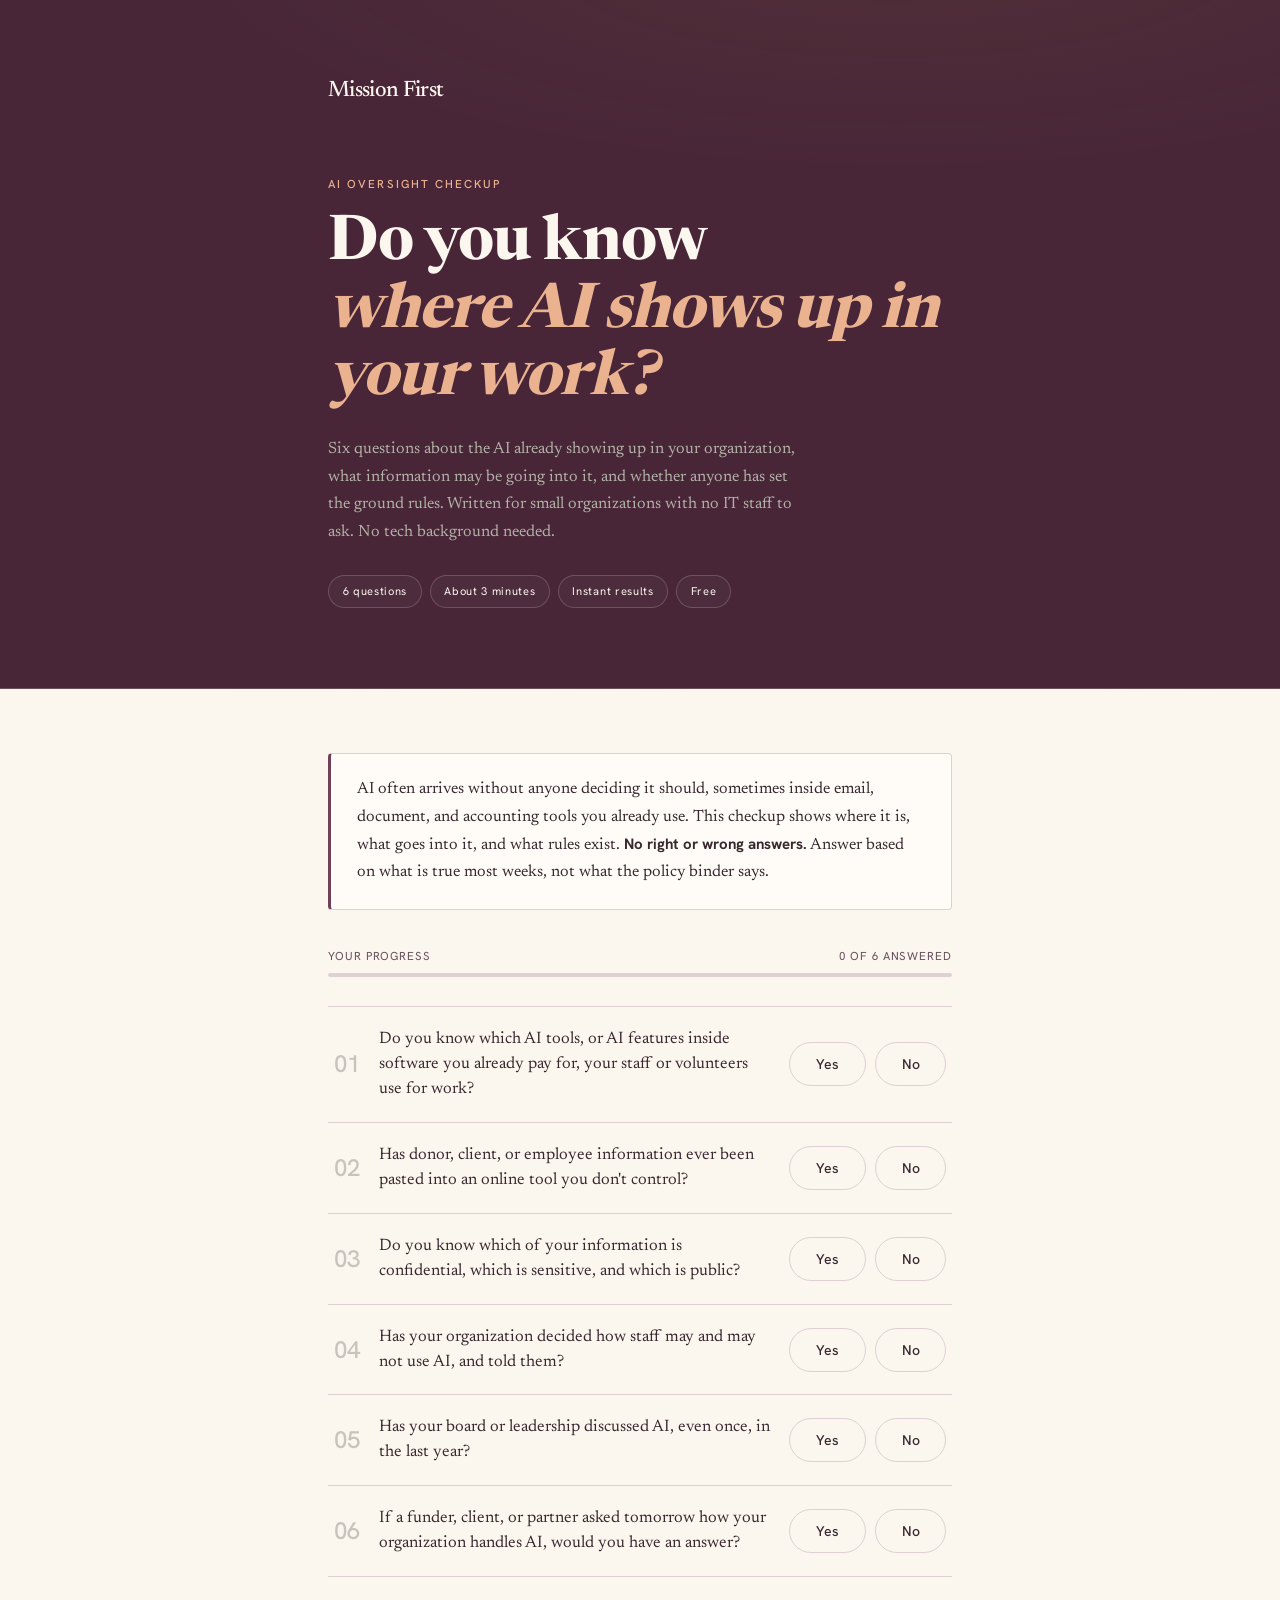
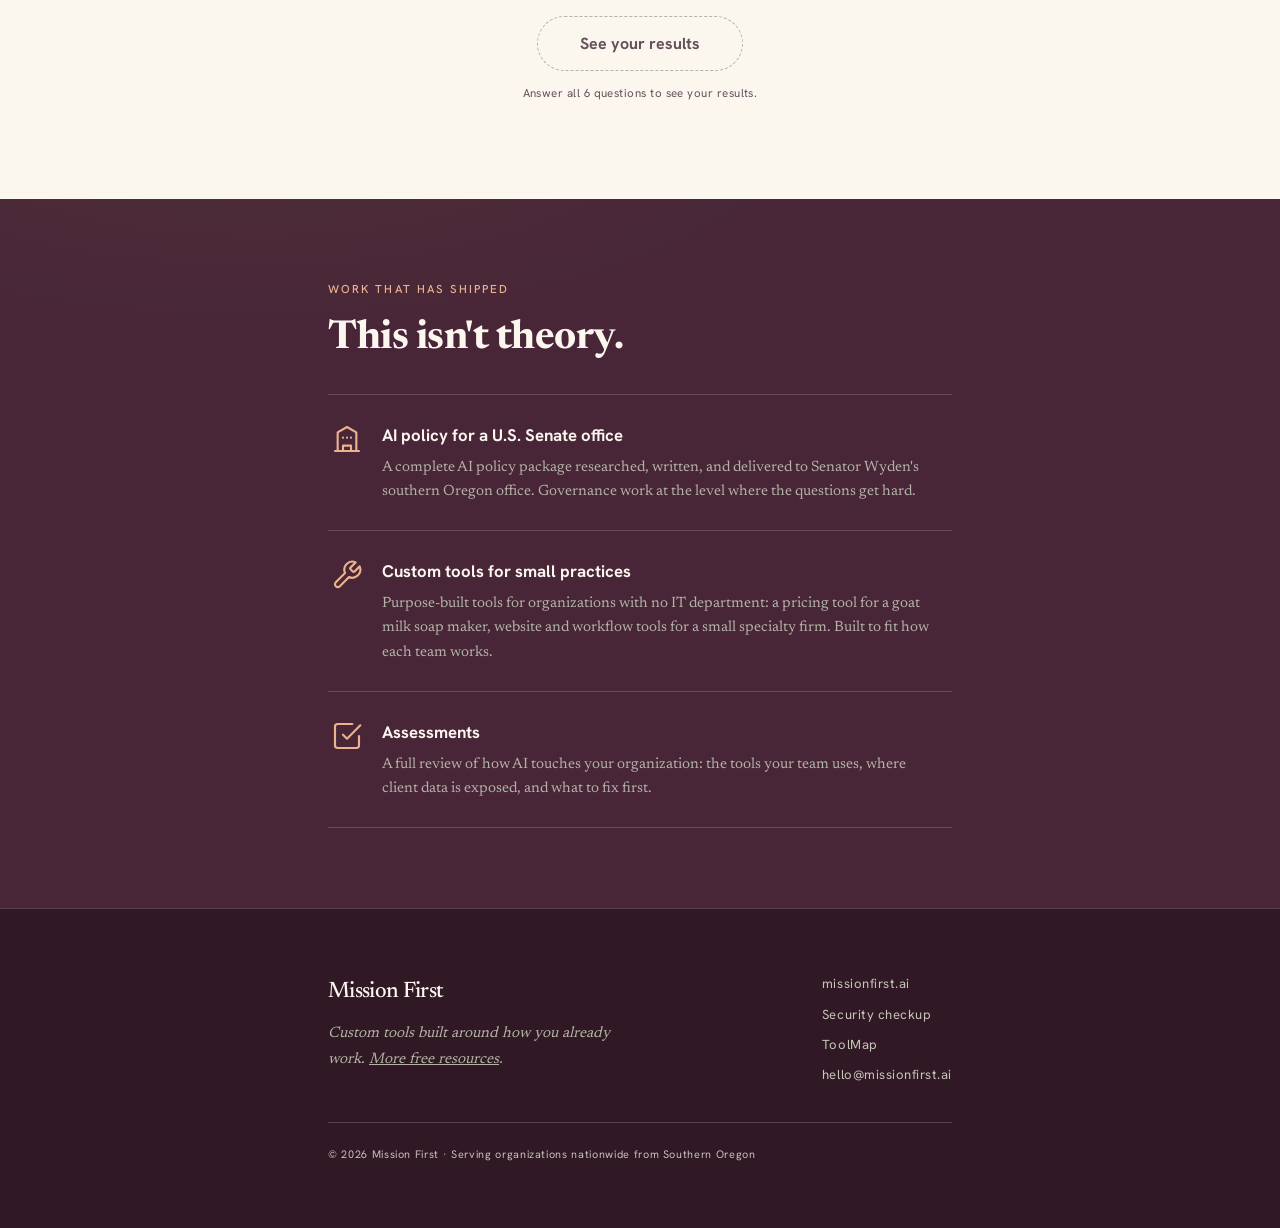
<file: readiness/index.html>
<!doctype html>
<html lang="en">
<head>
<meta charset="utf-8">
<meta name="viewport" content="width=device-width, initial-scale=1">
<title>AI oversight checkup. missionfirst.ai</title>
<meta name="description" content="Six questions about the AI already showing up in your organization, what information may be going into it, and whether anyone has set the ground rules. Free, instant, nothing stored.">
<link rel="canonical" href="https://missionfirst.ai/readiness/">
<meta property="og:image" content="https://missionfirst.ai/assets/og-image.jpg">
<meta property="og:image:width" content="1200">
<meta property="og:image:height" content="630">
<meta property="og:image:alt" content="Mission First. Good technology starts with understanding the complexity of your work. Michelle Fradin testifying before the Oregon Legislature.">
<meta name="twitter:card" content="summary_large_image">
<link rel="icon" href="/favicon.svg" type="image/svg+xml">
<link rel="icon" href="/favicon-32.png" type="image/png" sizes="32x32">
<link rel="apple-touch-icon" href="/apple-touch-icon.png">
<meta property="og:title" content="AI oversight checkup. missionfirst.ai">
<meta property="og:description" content="Six questions about the AI already in your organization and what ground rules are in place. Free, instant, nothing stored.">
<meta property="og:url" content="https://missionfirst.ai/readiness/">
<style>@font-face{font-family:'Newsreader';src:url('/fonts/Newsreader.woff2') format('woff2');font-weight:200 800;font-display:swap}@font-face{font-family:'Hanken Grotesk';src:url('/fonts/HankenGrotesk.woff2') format('woff2');font-weight:100 900;font-display:swap}</style>
<style>
:root {
  --mf-serif: 'Newsreader', Georgia, serif;
  --mf-display: 'Hanken Grotesk', system-ui, sans-serif;
  --mf-mono: 'Hanken Grotesk', system-ui, sans-serif;
  --dk-bg: #482638; --dk-surface: #301824; --dk-ink: #FBF6EE; --dk-muted: rgba(251,246,238,.75);
  --dk-accent: #EAB28F; --dk-border: rgba(251,246,238,.18);
  --lt-bg: #FBF6EE; --lt-surface: #FFFCF8; --lt-ink: #382830; --lt-muted: #65505C;
  --lt-accent: #704058; --lt-border: #DFD0D5;
  --radius: 4px;
}
* { margin: 0; padding: 0; box-sizing: border-box; }
html { scroll-behavior: smooth; }
body {
  font-family: var(--mf-serif);
  background: var(--lt-bg);
  color: var(--lt-ink);
  line-height: 1.7;
  -webkit-font-smoothing: antialiased;
  overflow-x: hidden;
}
a { color: inherit; }
.wrap { max-width: 720px; margin: 0 auto; padding: 0 clamp(1.25rem, 5vw, 3rem); }

/* wordmark lockup */
.mf-wordmark { font-family: var(--mf-serif); font-weight: 500; letter-spacing: -.03em; font-size: 1.4rem; text-transform: none; }
.mf-wordmark b { font-weight: 700; letter-spacing: .05em; }
.mf-wordmark i { font-style: normal; color: var(--dk-accent); }

/* ── header band (dark) ── */
.site-header {
  background:
    radial-gradient(1200px 400px at 70% -10%, rgba(201,168,48,.07), transparent 60%),
    var(--dk-bg);
  color: var(--dk-ink);
  padding: clamp(2.5rem, 7vw, 4.5rem) 0 clamp(3rem, 8vw, 5rem);
  border-bottom: 1px solid var(--dk-border);
}
.site-header .brand-row { display: flex; justify-content: space-between; align-items: baseline; margin-bottom: clamp(2.5rem, 6vw, 4rem); }
.site-header .brand-row a { text-decoration: none; }
/* results mode: collapse the hero so the score band leads */
body.results-mode .site-header { padding-bottom: clamp(1.5rem, 3vw, 2rem); }
body.results-mode .site-header .brand-row { margin-bottom: 0; }
body.results-mode .site-header .eyebrow,
body.results-mode .site-header h1,
body.results-mode .site-header .header-sub,
body.results-mode .site-header .header-pills { display: none; }
.eyebrow {
  font-family: var(--mf-mono); font-size: .72rem; font-weight: 500;
  letter-spacing: .18em; text-transform: uppercase; color: var(--dk-accent);
  margin-bottom: 1.1rem;
}
.site-header h1 {
  font-family: var(--mf-serif); font-weight: 700;
  font-size: clamp(2.4rem, 6.5vw, 3.9rem);
  line-height: 1.08; letter-spacing: -0.015em;
  max-width: 15ch;
}
.site-header h1 em { font-style: italic; color: var(--dk-accent); display: inline-block; }
.header-sub { margin-top: 1.4rem; font-size: 1.02rem; color: #b3b2a6; max-width: 52ch; }
.header-pills { display: flex; flex-wrap: wrap; gap: .5rem; margin-top: 1.8rem; }
.pill {
  font-family: var(--mf-mono); font-size: .7rem; letter-spacing: .06em;
  color: var(--dk-ink); border: 1px solid var(--dk-border);
  border-radius: 999px; padding: .35rem .85rem; background: rgba(255,255,255,.03);
}

/* ── main ── */
main { padding: clamp(2.5rem, 6vw, 4rem) 0 clamp(4rem, 9vw, 6rem); }
.intro-card {
  background: var(--lt-surface); border: 1px solid var(--lt-border);
  border-left: 3px solid var(--lt-accent);
  border-radius: var(--radius); padding: 1.4rem 1.6rem; margin-bottom: 2.2rem;
  font-size: 1.02rem;
}
.intro-card strong { font-family: var(--mf-display); font-weight: 700; font-size: .92em; }

.progress-wrap { margin-bottom: 1.8rem; }
.progress-label {
  display: flex; justify-content: space-between;
  font-family: var(--mf-mono); font-size: .72rem; letter-spacing: .08em;
  text-transform: uppercase; color: var(--lt-muted); margin-bottom: .5rem;
}
.progress-track { height: 4px; background: var(--lt-border); border-radius: 2px; overflow: hidden; }
.progress-fill { height: 100%; width: 0%; background: var(--lt-accent); transition: width .3s ease-out; }

#questions-wrap { border-top: 1px solid var(--lt-border); }
.question-card {
  display: grid; grid-template-columns: auto 1fr auto; gap: 1.2rem; align-items: center;
  padding: 1.25rem .35rem; border-bottom: 1px solid var(--lt-border);
  transition: background .2s ease-out;
}
.question-card.answered .question-index { color: var(--lt-accent); }
.question-index {
  font-family: var(--mf-mono); font-weight: 500; font-size: 1.5rem;
  color: rgba(20,20,18,.22); min-width: 2ch; line-height: 1;
  transition: color .2s ease-out;
}
.question-text { font-size: 1.04rem; line-height: 1.5; }
.answer-buttons { display: flex; gap: .6rem; }
@media (max-width: 680px) {
  .question-card { grid-template-columns: auto 1fr; }
  .answer-buttons { grid-column: 2; }
}
.ans-btn {
  font-family: var(--mf-display); font-weight: 500; font-size: .88rem;
  padding: .6rem 1.6rem; border-radius: 999px; cursor: pointer;
  border: 1.5px solid var(--lt-border); background: transparent; color: var(--lt-ink);
  transition: all .18s ease-out; min-height: 44px;
}
.ans-btn:hover { border-color: var(--lt-accent); color: var(--lt-accent); }
.ans-btn:focus-visible { outline: 2px solid var(--lt-accent); outline-offset: 2px; }
.ans-btn.selected { background: var(--lt-ink); border-color: var(--lt-ink); color: var(--lt-bg); }

.submit-wrap { text-align: center; margin-top: 2.4rem; }
.btn-submit {
  font-family: var(--mf-display); font-weight: 700; font-size: 1rem;
  padding: 1rem 2.6rem; border-radius: 999px; border: none; cursor: pointer;
  background: var(--lt-ink); color: var(--lt-bg);
  transition: transform .18s ease-out, box-shadow .18s ease-out; min-height: 44px;
}
.btn-submit:hover:not(:disabled) { transform: translateY(-2px); box-shadow: 0 8px 24px rgba(20,20,18,.18); }
.btn-submit:focus-visible { outline: 2px solid var(--lt-accent); outline-offset: 3px; }
.btn-submit:disabled { background: transparent; color: var(--lt-muted); border: 1.5px dashed rgba(20,20,18,.3); cursor: not-allowed; }
.submit-hint { font-family: var(--mf-mono); font-size: .72rem; color: var(--lt-muted); margin-top: .8rem; letter-spacing: .04em; }

/* ── results ── */
#results { display: none; }
.result-score-band {
  background:
    radial-gradient(900px 300px at 50% 120%, rgba(201,168,48,.1), transparent 60%),
    var(--dk-bg);
  color: var(--dk-ink);
  border-radius: var(--radius); padding: clamp(3rem, 7vw, 4.5rem) clamp(2rem, 5vw, 3rem);
  text-align: center; margin-bottom: 1.6rem;
}
.result-score-num {
  font-family: var(--mf-serif); font-weight: 700; font-style: italic;
  font-size: clamp(6rem, 16vw, 9.5rem); line-height: .95; color: var(--dk-accent);
  letter-spacing: -0.02em;
}
.result-score-label {
  font-family: var(--mf-mono); font-size: .72rem; letter-spacing: .16em;
  text-transform: uppercase; color: var(--dk-muted); margin-top: .6rem;
}
.result-tier-label {
  display: inline-block; margin-top: 1.2rem;
  font-family: var(--mf-display); font-weight: 700; font-size: .95rem;
  border: 1px solid var(--dk-accent); color: var(--dk-accent);
  border-radius: 999px; padding: .45rem 1.3rem;
}
.result-body {
  background: var(--lt-surface); border: 1px solid var(--lt-border);
  border-radius: var(--radius); padding: clamp(1.5rem, 4vw, 2.2rem);
}
.result-headline {
  font-family: var(--mf-serif); font-weight: 700;
  font-size: clamp(1.35rem, 3.5vw, 1.7rem); line-height: 1.25;
  margin-bottom: 1rem; letter-spacing: -0.01em;
}
.result-body-text { color: #3a3934; font-size: .99rem; }
.result-body-text p + p { margin-top: .85rem; }
.result-body-text strong { color: var(--lt-ink); }

.cta-block {
  margin-top: 1.8rem; background: var(--lt-bg);
  border: 1px solid var(--lt-border); border-radius: var(--radius);
  padding: 1.5rem 1.6rem;
}
.cta-block h3 { font-family: var(--mf-display); font-weight: 700; font-size: 1.05rem; margin-bottom: 1rem; }
.cta-actions { display: flex; flex-direction: column; gap: .7rem; }
.btn-cta-primary {
  display: flex; align-items: center; justify-content: center; gap: .5rem;
  padding: .95rem 1.5rem; border-radius: 999px; text-decoration: none;
  background: var(--lt-ink); color: var(--lt-bg);
  font-family: var(--mf-display); font-weight: 700; font-size: .95rem;
  transition: transform .18s ease-out, box-shadow .18s ease-out; min-height: 44px;
}
.btn-cta-primary:hover { transform: translateY(-2px); box-shadow: 0 8px 24px rgba(20,20,18,.2); }
.btn-cta-primary:focus-visible { outline: 2px solid var(--lt-accent); outline-offset: 3px; }
.btn-cta-secondary {
  display: flex; align-items: center; justify-content: center;
  padding: .85rem 1.5rem; border-radius: 999px; text-decoration: none;
  border: 1.5px solid var(--lt-ink); color: var(--lt-ink);
  font-family: var(--mf-display); font-weight: 500; font-size: .9rem;
  transition: border-color .18s ease-out, color .18s ease-out; min-height: 44px;
}
.btn-cta-secondary:hover { border-color: var(--lt-accent); color: var(--lt-accent); }
.btn-cta-secondary:focus-visible { outline: 2px solid var(--lt-accent); outline-offset: 3px; }
.cta-note { font-size: .82rem; color: var(--lt-muted); margin-top: 1rem; line-height: 1.6; }
.cta-sig { display: inline-block; margin-top: .6rem; font-family: var(--mf-mono); font-size: .74rem; letter-spacing: .08em; text-transform: uppercase; color: var(--lt-accent); }

.risk-summary {
  margin-top: 1.8rem; padding: 1.2rem 1.4rem;
  background: rgba(138,111,20,.06); border-left: 3px solid var(--lt-accent);
  border-radius: var(--radius);
}
.risk-summary h4 {
  font-family: var(--mf-mono); font-size: .7rem; font-weight: 500;
  letter-spacing: .14em; text-transform: uppercase; color: var(--lt-ink);
  margin-bottom: .7rem;
}
.risk-summary ul + h4 { margin-top: 1.2rem; }
.risk-summary ul { list-style: none; }
.risk-summary li {
  font-size: .9rem; color: #3a3934; padding-left: 1.1rem; position: relative;
  margin-bottom: .35rem; line-height: 1.5;
}
.risk-summary li::before {
  content: ''; position: absolute; left: 0; top: .55em;
  width: 5px; height: 5px; border-radius: 50%; background: var(--lt-accent);
}
.btn-retake {
  display: inline-block; margin-top: 1.6rem;
  font-family: var(--mf-mono); font-size: .78rem; letter-spacing: .05em;
  padding: .6rem 1.4rem; border-radius: 999px; cursor: pointer;
  border: 1px solid var(--lt-border); background: transparent; color: var(--lt-muted);
  transition: all .18s ease-out;
}
.btn-retake:hover { border-color: var(--lt-accent); color: var(--lt-accent); }
.btn-retake:focus-visible { outline: 2px solid var(--lt-accent); outline-offset: 2px; }

/* ── proof section (dark band) ── */
.proof {
  background:
    radial-gradient(1000px 350px at 20% -10%, rgba(201,168,48,.06), transparent 60%),
    var(--dk-bg);
  color: var(--dk-ink);
  padding: clamp(3rem, 7vw, 5rem) 0;
}
.proof-header { margin-bottom: 2rem; }
.proof-header .eyebrow { color: var(--dk-accent); }
.proof-header h2 {
  font-family: var(--mf-serif); font-weight: 700;
  font-size: clamp(1.8rem, 4.8vw, 2.5rem); letter-spacing: -0.012em; line-height: 1.15;
}
.proof-grid { display: grid; gap: 0; border-top: 1px solid var(--dk-border); }
.proof-card {
  padding: 1.6rem .2rem; border-bottom: 1px solid var(--dk-border);
  display: grid; grid-template-columns: auto 1fr; gap: 1.2rem; align-items: start;
}
.proof-icon { width: 32px; height: 32px; color: var(--dk-accent); margin-top: .15rem; }
.proof-card h3 { font-family: var(--mf-display); font-weight: 700; font-size: 1.05rem; margin-bottom: .4rem; }
.proof-card p { font-size: .93rem; color: #b3b2a6; line-height: 1.65; max-width: 62ch; }

/* ── footer (dark) ── */
.site-footer {
  background: var(--dk-surface); color: var(--dk-ink);
  border-top: 1px solid var(--dk-border);
  padding: clamp(2.5rem, 6vw, 4rem) 0;
}
.footer-grid { display: grid; grid-template-columns: 1fr auto; gap: 2rem; align-items: start; }
.footer-tagline { font-family: var(--mf-serif); font-style: italic; color: #b3b2a6; font-size: .95rem; margin-top: .6rem; max-width: 34ch; }
.footer-links { display: grid; gap: .5rem; justify-items: start; }
.footer-links a {
  font-family: var(--mf-mono); font-size: .82rem; letter-spacing: .04em;
  color: #c6c5b9; text-decoration: none; transition: color .18s ease-out;
}
.footer-links a:hover, .footer-links a:focus-visible { color: var(--dk-accent); }
.footer-copy {
  margin-top: 2.2rem; padding-top: 1.4rem; border-top: 1px solid var(--dk-border);
  font-family: var(--mf-mono); font-size: .68rem; letter-spacing: .06em; color: var(--dk-muted);
}
@media (max-width: 560px) {
  .footer-grid { grid-template-columns: 1fr; }
  .answer-buttons { flex-direction: row; }
  .ans-btn { flex: 1; }
}
@media (prefers-reduced-motion: reduce) {
  * { transition: none !important; animation: none !important; }
}
</style>
</head>
<body>

<header class="site-header">
  <div class="wrap">
    <div class="brand-row">
      <a href="/" aria-label="Mission First home"><span class="mf-wordmark">Mission First</span></a>
    </div>
    <p class="eyebrow">AI oversight checkup</p>
    <h1>Do you know <em>where AI shows up in your work?</em></h1>
    <p class="header-sub">Six questions about the AI already showing up in your organization, what information may be going into it, and whether anyone has set the ground rules. Written for small organizations with no IT staff to ask. No tech background needed.</p>
    <div class="header-pills">
      <div class="pill">6 questions</div>
      <div class="pill">About 3 minutes</div>
      <div class="pill">Instant results</div>
      <div class="pill">Free</div>
    </div>
  </div>
</header>

<main>
  <div class="wrap">

    <div id="checklist-view">
      <div class="intro-card">
        <p>AI often arrives without anyone deciding it should, sometimes inside email, document, and accounting tools you already use. This checkup shows where it is, what goes into it, and what rules exist. <strong>No right or wrong answers.</strong> Answer based on what is true most weeks, not what the policy binder says.</p>
      </div>

      <div class="progress-wrap">
        <div class="progress-label">
          <span>Your progress</span>
          <span><span id="answered-count">0</span> of 6 answered</span>
        </div>
        <div class="progress-track"><div class="progress-fill" id="progress-fill"></div></div>
      </div>

      <div id="questions-wrap"></div>

      <div class="submit-wrap">
        <button class="btn-submit" id="submit-btn" onclick="showResults()" disabled>See your results</button>
        <p class="submit-hint" id="submit-hint">Answer all 6 questions to see your results.</p>
      </div>
    </div>

    <div id="results">
      <div class="result-score-band">
        <div class="result-score-num" id="result-num">0</div>
        <div class="result-score-label">Gaps out of 6</div>
        <div class="result-tier-label" id="result-tier-label"></div>
      </div>
      <div class="result-body">
        <h2 class="result-headline" id="result-headline"></h2>
        <div class="result-body-text" id="result-body-text"></div>

        <div class="cta-block">
          <h3>Want to know exactly where to start?</h3>
          <div class="cta-actions">
            <a class="btn-cta-primary" href="mailto:hello@missionfirst.ai?subject=AI%20oversight%20checkup&body=Hi%20Michelle%2C%20I%20just%20took%20the%20AI%20oversight%20checkup%20and%20I%27d%20like%20to%20schedule%20a%20free%20call.%20A%20little%20about%20my%20organization%3A%20">
              <svg width="15" height="15" viewBox="0 0 24 24" fill="none" stroke="currentColor" stroke-width="2" stroke-linecap="round" stroke-linejoin="round" aria-hidden="true"><rect x="3" y="4" width="18" height="18" rx="2"/><line x1="16" y1="2" x2="16" y2="6"/><line x1="8" y1="2" x2="8" y2="6"/><line x1="3" y1="10" x2="21" y2="10"/></svg>
              Book a free 30-minute call
            </a>
            <a class="btn-cta-secondary" href="mailto:hello@missionfirst.ai">Email Mission First</a>
          </div>
          <p class="cta-note">Mission First works with organizations across the country, remotely over Zoom, or in person if you're in Southern Oregon. Michelle reads every message personally, and replies usually arrive within two business days. There is no pitch, only a conversation about where you stand.<br><span class="cta-sig">Michelle Fradin · Mission First</span></p>
        </div>

        <div class="risk-summary" id="risk-summary"></div>

        <div style="text-align:center;">
          <button class="btn-retake" onclick="retake()">Retake the checkup</button>
        </div>
      </div>
    </div>

  </div>
</main>

<section class="proof" aria-labelledby="proof-heading">
  <div class="wrap">
      <div class="proof-header">
        <p class="eyebrow">Work that has shipped</p>
        <h2 id="proof-heading">This isn't theory.</h2>
      </div>
      <div class="proof-grid">
        <div class="proof-card">
          <svg class="proof-icon" viewBox="0 0 24 24" fill="none" stroke="currentColor" stroke-width="1.6" stroke-linecap="round" stroke-linejoin="round" aria-hidden="true"><path d="M3 21h18"/><path d="M5 21V7l7-4 7 4v14"/><path d="M9 21v-4h6v4"/><path d="M9 11h.01M15 11h.01M12 11h.01"/></svg>
          <div>
            <h3>AI policy for a U.S. Senate office</h3>
            <p>A complete AI policy package researched, written, and delivered to Senator Wyden's southern Oregon office. Governance work at the level where the questions get hard.</p>
          </div>
        </div>
        <div class="proof-card">
          <svg class="proof-icon" viewBox="0 0 24 24" fill="none" stroke="currentColor" stroke-width="1.6" stroke-linecap="round" stroke-linejoin="round" aria-hidden="true"><path d="M14.7 6.3a1 1 0 0 0 0 1.4l1.6 1.6a1 1 0 0 0 1.4 0l3.77-3.77a6 6 0 0 1-7.94 7.94l-6.91 6.91a2.12 2.12 0 0 1-3-3l6.91-6.91a6 6 0 0 1 7.94-7.94l-3.76 3.76z"/></svg>
          <div>
            <h3>Custom tools for small practices</h3>
            <p>Purpose-built tools for organizations with no IT department: a pricing tool for a goat milk soap maker, website and workflow tools for a small specialty firm. Built to fit how each team works.</p>
          </div>
        </div>
        <div class="proof-card">
          <svg class="proof-icon" viewBox="0 0 24 24" fill="none" stroke="currentColor" stroke-width="1.6" stroke-linecap="round" stroke-linejoin="round" aria-hidden="true"><path d="M9 11l3 3L22 4"/><path d="M21 12v7a2 2 0 0 1-2 2H5a2 2 0 0 1-2-2V5a2 2 0 0 1 2-2h11"/></svg>
          <div>
            <h3>Assessments</h3>
            <p>A full review of how AI touches your organization: the tools your team uses, where client data is exposed, and what to fix first.</p>
          </div>
        </div>
      </div>
  </div>
</section>

<footer class="site-footer">
  <div class="wrap">
    <div class="footer-grid">
      <div>
        <span class="mf-wordmark">Mission First</span>
        <p class="footer-tagline">Custom tools built around how you already work. <a href="/resources/">More free resources</a>.</p>
      </div>
      <nav class="footer-links" aria-label="Footer">
        <a href="/">missionfirst.ai</a>
        <a href="/security-checkup/">Security checkup</a>
        <a href="/toolmap/">ToolMap</a>
        <a href="mailto:hello@missionfirst.ai">hello@missionfirst.ai</a>
      </nav>
    </div>
    <p class="footer-copy">© 2026 Mission First · Serving organizations nationwide from Southern Oregon</p>
  </div>
</footer>

<script>
const QUESTIONS = [
  { text: "Do you know which AI tools, or AI features inside software you already pay for, your staff or volunteers use for work?", riskOn: false, cat: 'where',
    risk: "Nobody has a full picture of where AI is used" },
  { text: "Has donor, client, or employee information ever been pasted into an online tool you don't control?", riskOn: true, cat: 'info',
    risk: "Sensitive information has gone into a tool you don't control at least once" },
  { text: "Do you know which of your information is confidential, which is sensitive, and which is public?", riskOn: false, cat: 'info',
    risk: "Nobody can say which information is safe to share" },
  { text: "Has your organization decided how staff may and may not use AI, and told them?", riskOn: false, cat: 'rules',
    risk: "Staff haven't been told how AI may and may not be used" },
  { text: "Has your board or leadership discussed AI, even once, in the last year?", riskOn: false, cat: 'rules',
    risk: "Leadership hasn't discussed AI in the last year" },
  { text: "If a funder, client, or partner asked tomorrow how your organization handles AI, would you have an answer?", riskOn: false, cat: 'rules',
    risk: "No ready answer if someone asks how you handle AI" },
];

const AREAS = [
  { key: 'where', title: 'Where AI shows up:' },
  { key: 'info', title: 'What information goes in:' },
  { key: 'rules', title: 'Ground rules:' },
];

const RESULTS = [
  {
    range: [0, 1],
    tierLabel: "Clear picture",
    headline: "You know where AI shows up in your work, and someone has set the ground rules.",
    body: `<p>That is worth keeping. Check again when a tool you already pay for adds an AI feature, since that is how most new AI arrives.</p>`,
  },
  {
    range: [2, 3],
    tierLabel: "Some blind spots",
    headline: "AI is showing up in places nobody has fully mapped yet.",
    body: `<p>This is common. AI now arrives inside email, document, and accounting tools, often without an announcement. The fix is usually small: find out where it is, decide what information stays out, and write it down.</p>`,
  },
  {
    range: [4, 6],
    tierLabel: "No ground rules yet",
    headline: "AI is part of your work, and nobody has set the ground rules.",
    body: `<p>This is not a failing, and it does not mean AI is the problem. It means decisions about your information are being made one person at a time. A one-page policy and one conversation with your team go a long way.</p>`,
  },
];

const answers = new Array(QUESTIONS.length).fill(null);
const wrap = document.getElementById('questions-wrap');

QUESTIONS.forEach((q, i) => {
  const card = document.createElement('div');
  card.className = 'question-card';
  card.id = `q-${i}`;
  card.innerHTML = `
    <div class="question-index" aria-hidden="true">${String(i + 1).padStart(2, '0')}</div>
    <div class="question-text">${q.text}</div>
    <div class="answer-buttons" role="group" aria-label="Question ${i + 1}">
      <button class="ans-btn" onclick="answer(${i}, true)" type="button">Yes</button>
      <button class="ans-btn" onclick="answer(${i}, false)" type="button">No</button>
    </div>`;
  wrap.appendChild(card);
});

function answer(idx, isYes) {
  answers[idx] = isYes;
  const card = document.getElementById(`q-${idx}`);
  card.classList.add('answered');
  const [yesBtn, noBtn] = card.querySelectorAll('.ans-btn');
  yesBtn.classList.toggle('selected', isYes);
  noBtn.classList.toggle('selected', !isYes);
  updateProgress();
}

function updateProgress() {
  const done = answers.filter(a => a !== null).length;
  document.getElementById('answered-count').textContent = done;
  document.getElementById('progress-fill').style.width = (done / QUESTIONS.length * 100) + '%';
  document.getElementById('submit-btn').disabled = done < QUESTIONS.length;
  if (done >= QUESTIONS.length) {
    document.getElementById('submit-hint').textContent = 'All 6 answered. You can see your results.';
  }
}

function riskCount() {
  return QUESTIONS.reduce((n, q, i) => n + ((answers[i] === q.riskOn) ? 1 : 0), 0);
}

function showResults() {
  const risks = riskCount();
  const tier = RESULTS.find(r => risks >= r.range[0] && risks <= r.range[1]);

  document.getElementById('result-num').textContent = risks;
  document.getElementById('result-tier-label').textContent = tier.tierLabel;
  document.getElementById('result-headline').textContent = tier.headline;
  document.getElementById('result-body-text').innerHTML = tier.body;

  const summary = document.getElementById('risk-summary');
  const blocks = AREAS.map(a => {
    const items = QUESTIONS.filter((q, i) => answers[i] === q.riskOn && q.cat === a.key);
    return items.length ? `<h4>${a.title}</h4><ul>${items.map(q => `<li>${q.risk}</li>`).join('')}</ul>` : '';
  }).join('');
  summary.innerHTML = blocks +
    `<h4>Related guides:</h4><ul><li><a href="/resources/before-your-team-uses-a-chatbot/">Before your team uses a chatbot</a></li><li><a href="/resources/one-page-ai-use-policy/">A one-page AI use policy</a></li></ul>`;
  summary.style.display = 'block';
  document.getElementById('checklist-view').style.display = 'none';
  document.getElementById('results').style.display = 'block';
  document.body.classList.add('results-mode');
  window.scrollTo({ top: 0, behavior: 'smooth' });
}

function retake() {
  answers.fill(null);
  document.querySelectorAll('.question-card').forEach(c => {
    c.classList.remove('answered');
    c.querySelectorAll('.ans-btn').forEach(b => b.classList.remove('selected'));
  });
  document.getElementById('results').style.display = 'none';
  document.getElementById('checklist-view').style.display = 'block';
  document.body.classList.remove('results-mode');
  document.getElementById('answered-count').textContent = '0';
  document.getElementById('progress-fill').style.width = '0%';
  document.getElementById('submit-btn').disabled = true;
  document.getElementById('submit-hint').textContent = 'Answer all 6 questions to see your results.';
  window.scrollTo({ top: 0, behavior: 'smooth' });
}
</script>
</body>
</html>
</file>
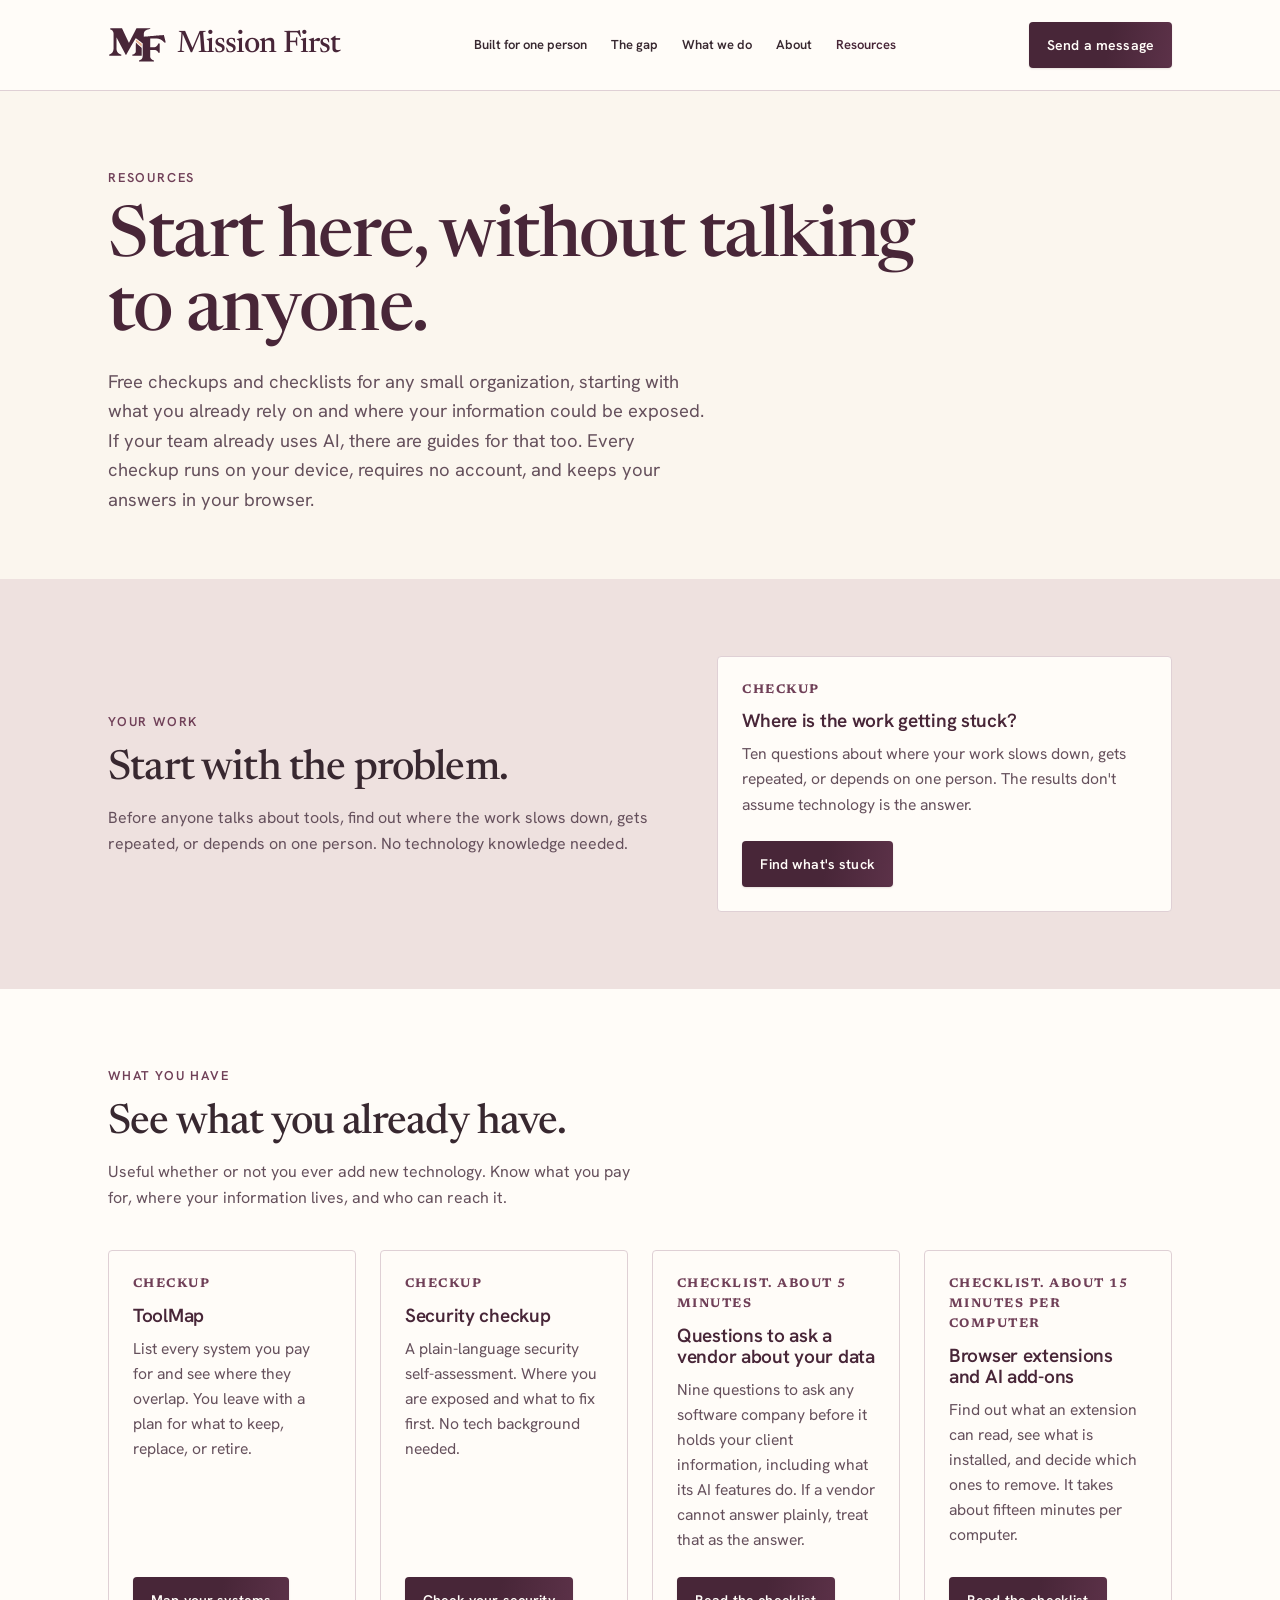
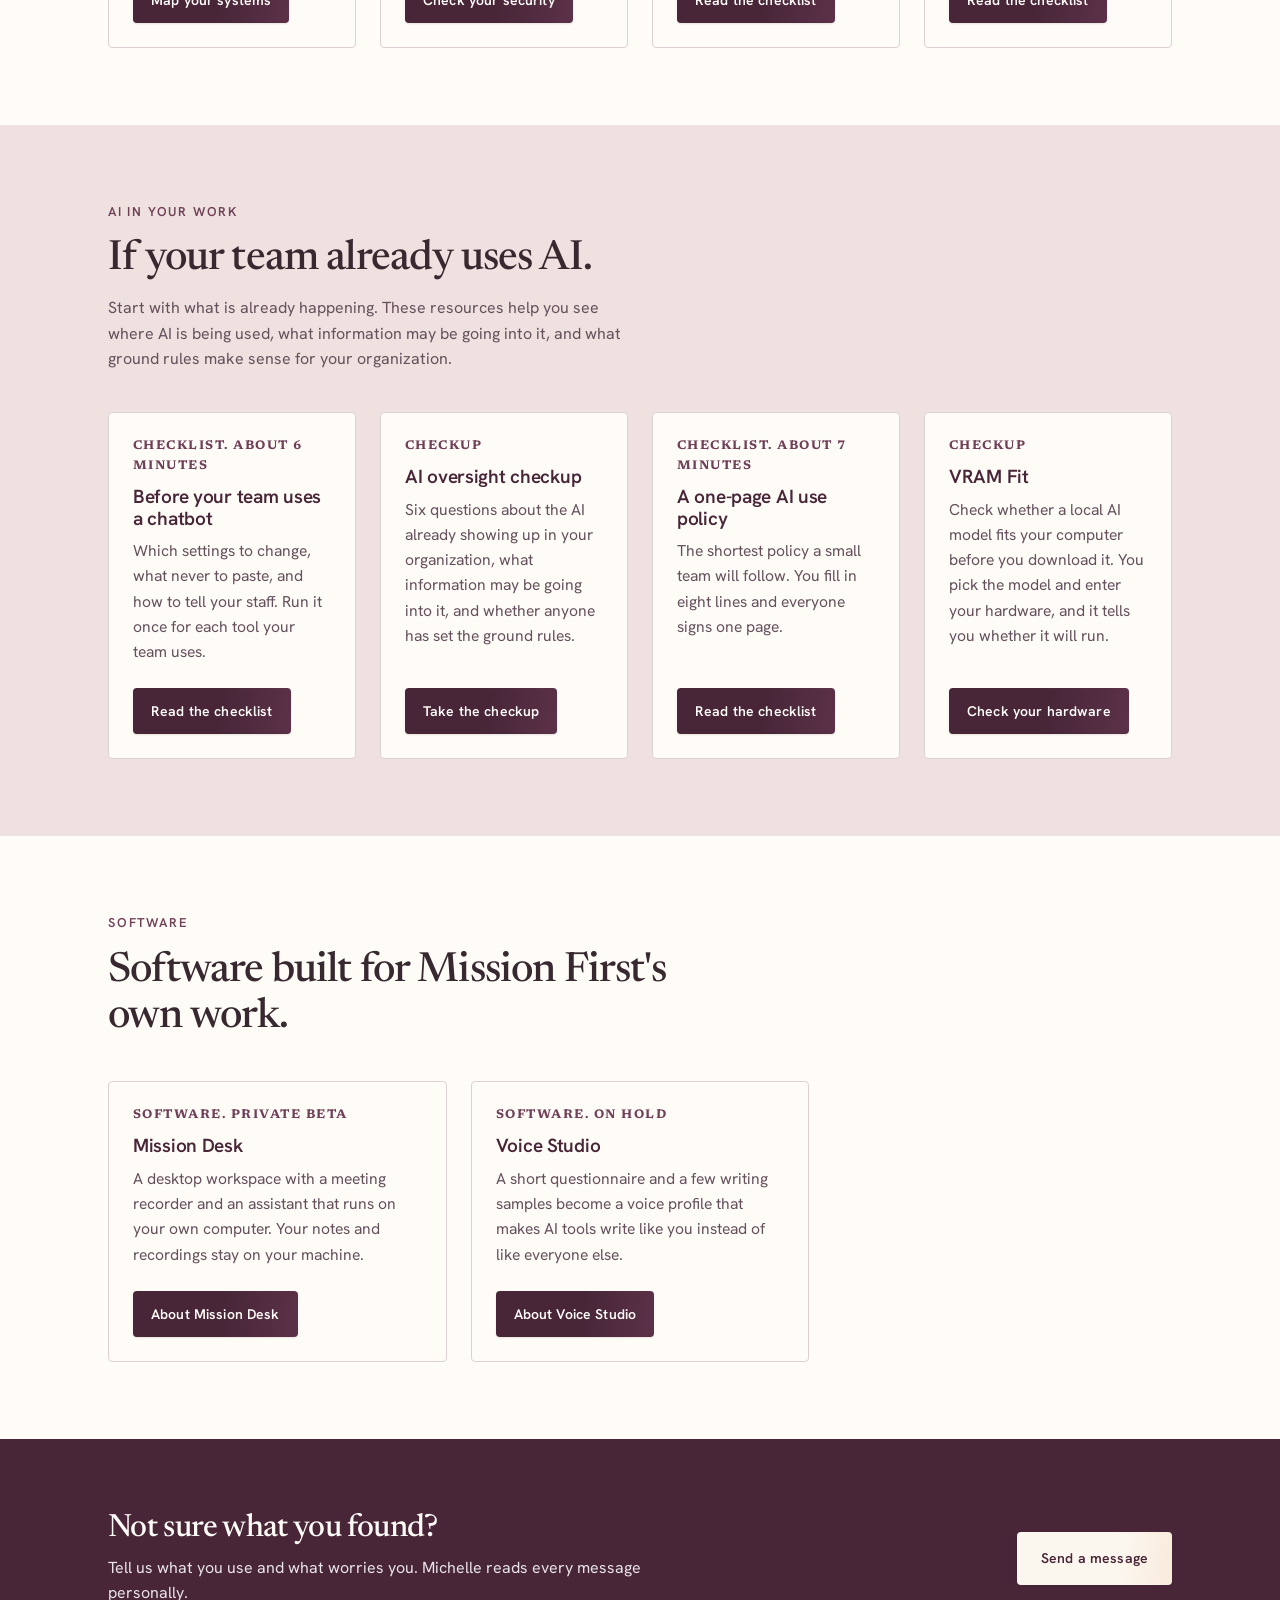
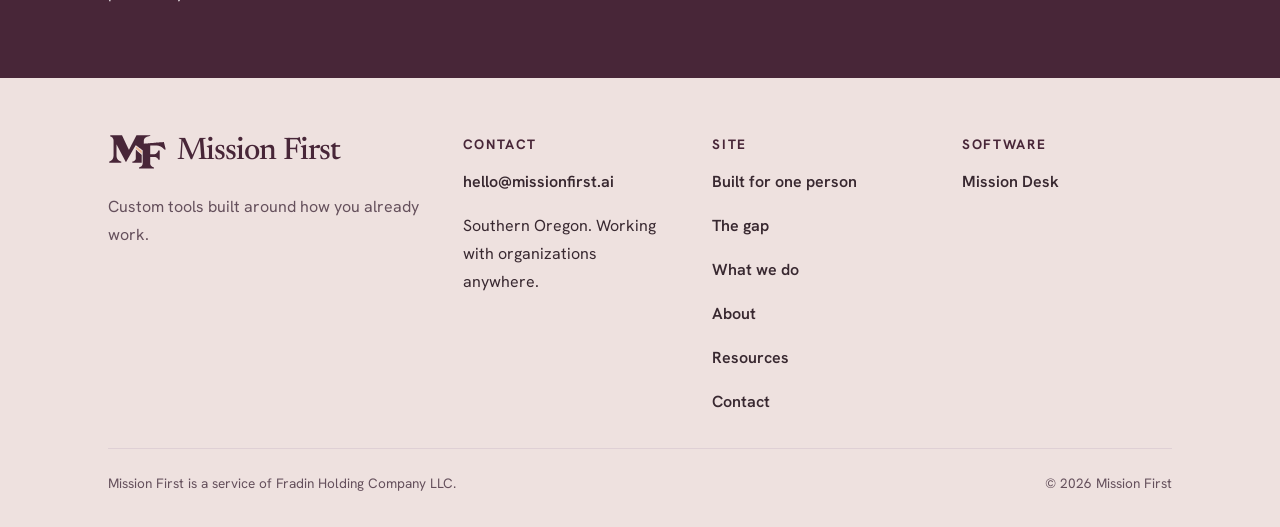
<file: resources/index.html>
<!DOCTYPE html>
<html lang="en">
<head>
  <meta charset="UTF-8">
  <meta name="viewport" content="width=device-width, initial-scale=1.0">
  <title>Resources. missionfirst.ai</title>
  <meta name="description" content="Free checkups and checklists for small organizations to see what they already rely on and where information is exposed, with guides for teams already using AI. Nothing stored, nothing tracked.">
  <meta property="og:title" content="Resources. missionfirst.ai">
  <meta property="og:description" content="Free checkups and checklists for small organizations to see what they already rely on and where information is exposed, with guides for teams already using AI. Nothing stored, nothing tracked.">
  <meta property="og:url" content="https://missionfirst.ai/resources/">
  <meta property="og:type" content="article">
  <link rel="canonical" href="https://missionfirst.ai/resources/">
  <meta property="og:image" content="https://missionfirst.ai/assets/og-image.jpg">
  <meta property="og:image:width" content="1200">
  <meta property="og:image:height" content="630">
  <meta property="og:image:alt" content="Mission First. Good technology starts with understanding the complexity of your work. Michelle Fradin testifying before the Oregon Legislature.">
  <meta name="twitter:card" content="summary_large_image">
  <link rel="icon" href="/favicon.svg" type="image/svg+xml">
  <link rel="icon" href="/favicon-32.png" type="image/png" sizes="32x32">
  <link rel="apple-touch-icon" href="/apple-touch-icon.png">
  <link rel="stylesheet" href="/site.css?v=20261110a">
</head>
<body>

  <header>
    <div class="container header-row">
      <a href="/" class="wordmark" aria-label="Mission First home"><span class="lockup"><svg class="mf-mark" viewBox="0 0 615 372" aria-hidden="true" focusable="false">
<path fill="currentColor" fill-rule="evenodd" d="M290.2,163.0 L290.0,163.5 L291.0,164.5 L291.0,170.5 L290.0,171.2 L290.0,173.5 L291.0,174.2 L291.0,181.5 L290.0,182.2 L290.0,258.5 L289.0,259.2 L289.0,262.5 L288.0,263.2 L288.0,265.5 L287.0,266.2 L287.0,267.5 L286.0,268.2 L286.0,269.5 L284.0,271.2 L284.0,272.5 L276.5,280.0 L275.2,280.0 L273.5,282.0 L272.2,282.0 L271.5,283.0 L270.2,283.0 L269.5,284.0 L268.2,284.0 L267.5,285.0 L265.2,285.0 L264.5,286.0 L262.2,286.0 L261.5,287.0 L259.2,287.0 L258.5,288.0 L255.2,288.0 L254.0,289.2 L254.0,299.5 L254.2,299.8 L351.5,299.8 L351.8,299.5 L351.8,219.2 L342.5,210.0 L341.2,210.0 L330.5,199.0 L329.2,199.0 L314.5,184.0 L313.2,184.0 L299.5,170.0 L298.2,170.0 L291.5,163.0 Z M583.8,85.2 L582.5,84.0 L572.2,84.0 L571.5,85.0 L560.2,85.0 L559.5,86.0 L547.2,86.0 L546.5,87.0 L535.2,87.0 L534.5,88.0 L523.2,88.0 L522.5,89.0 L511.2,89.0 L510.5,90.0 L500.2,90.0 L499.5,91.0 L488.2,91.0 L487.5,92.0 L476.2,92.0 L475.5,93.0 L466.2,93.0 L465.5,94.0 L453.2,94.0 L452.5,95.0 L441.2,95.0 L440.5,96.0 L429.2,96.0 L428.5,97.0 L417.2,97.0 L416.5,98.0 L405.2,98.0 L404.5,99.0 L392.2,99.0 L391.5,100.0 L379.2,100.0 L378.5,101.0 L374.2,101.0 L373.8,100.5 L373.8,67.2 L374.8,66.5 L374.8,61.2 L375.8,60.5 L375.8,58.2 L376.8,57.5 L376.8,55.2 L377.8,54.5 L377.8,53.2 L378.8,52.5 L378.8,51.2 L379.8,50.5 L379.8,49.2 L382.8,46.5 L382.8,45.2 L389.2,38.8 L390.5,38.8 L392.2,36.8 L393.5,36.8 L396.2,33.8 L397.5,33.8 L398.2,32.8 L399.5,32.8 L400.2,31.8 L401.5,31.8 L402.2,30.8 L403.5,30.8 L404.2,29.8 L406.5,29.8 L407.2,28.8 L408.5,28.8 L409.2,27.8 L411.5,27.8 L412.2,26.8 L413.5,26.8 L414.2,25.8 L417.5,25.8 L418.2,24.8 L421.5,24.8 L422.2,23.8 L425.5,23.8 L426.2,22.8 L430.5,22.8 L431.2,21.8 L438.5,21.8 L439.2,20.8 L440.5,20.8 L440.8,20.5 L440.8,14.2 L439.8,13.5 L439.8,12.2 L439.5,12.0 L298.2,12.0 L297.0,13.2 L297.0,14.5 L295.0,16.2 L295.0,17.5 L294.0,18.2 L294.0,19.5 L293.0,20.2 L293.0,21.5 L292.0,22.2 L292.0,23.5 L291.0,24.2 L291.0,25.5 L290.0,26.2 L290.0,27.5 L289.0,28.2 L289.0,29.5 L288.0,30.2 L288.0,31.5 L287.0,32.2 L287.0,33.5 L286.0,34.2 L286.0,35.5 L285.0,36.2 L285.0,37.5 L284.0,38.2 L284.0,39.5 L283.0,40.2 L283.0,41.5 L282.0,42.2 L282.0,43.5 L281.0,44.2 L281.0,45.5 L280.0,46.2 L280.0,47.5 L279.0,48.2 L279.0,49.5 L278.0,50.2 L278.0,51.5 L277.0,52.2 L277.0,53.5 L276.0,54.2 L276.0,55.5 L275.0,56.2 L275.0,57.5 L274.0,58.2 L274.0,59.5 L272.0,61.2 L272.0,62.5 L271.0,63.2 L271.0,64.5 L270.0,65.2 L270.0,66.5 L269.0,67.2 L269.0,68.5 L268.0,69.2 L268.0,70.5 L267.0,71.2 L267.0,72.5 L266.0,73.2 L266.0,74.5 L265.0,75.2 L265.0,76.5 L264.0,77.2 L264.0,78.5 L262.0,80.2 L262.0,81.5 L261.0,82.2 L261.0,83.5 L260.0,84.2 L260.0,85.5 L259.0,86.2 L259.0,87.5 L258.0,88.2 L258.0,89.5 L257.0,90.2 L257.0,91.5 L256.0,92.2 L256.0,93.5 L255.0,94.2 L255.0,95.5 L254.0,96.2 L254.0,97.5 L253.0,98.2 L253.0,99.5 L252.0,100.2 L252.0,101.5 L251.0,102.2 L251.0,103.5 L250.0,104.2 L250.0,105.5 L249.0,106.2 L249.0,107.5 L247.0,109.2 L247.0,110.5 L246.0,111.2 L246.0,112.5 L245.0,113.2 L245.0,114.5 L244.0,115.2 L244.0,116.5 L243.0,117.2 L243.0,118.5 L242.0,119.2 L242.0,120.5 L241.0,121.2 L241.0,122.5 L240.0,123.2 L240.0,124.5 L239.0,125.2 L239.0,126.5 L238.0,127.2 L238.0,128.5 L237.0,129.2 L237.0,130.5 L236.0,131.2 L236.0,132.5 L235.0,133.2 L235.0,134.5 L234.0,135.2 L234.0,136.5 L233.0,137.2 L233.0,138.5 L231.0,140.2 L231.0,141.5 L230.0,142.2 L230.0,143.5 L229.0,144.2 L229.0,145.5 L228.0,146.2 L228.0,147.5 L227.0,148.2 L227.0,149.5 L226.0,150.2 L226.0,151.5 L225.0,152.2 L225.0,153.5 L224.0,154.2 L224.0,155.5 L223.0,156.2 L223.0,157.5 L222.0,158.2 L222.0,159.5 L221.0,160.2 L221.0,161.5 L220.0,162.2 L220.0,163.5 L218.2,165.0 L217.8,164.5 L217.8,163.2 L216.8,162.5 L216.8,161.2 L215.8,160.5 L215.8,159.2 L214.8,158.5 L214.8,157.2 L213.8,156.5 L213.8,155.2 L212.8,154.5 L212.8,153.2 L211.8,152.5 L211.8,151.2 L210.8,150.5 L210.8,149.2 L209.8,148.5 L209.8,147.2 L208.8,146.5 L208.8,145.2 L207.8,144.5 L207.8,143.2 L206.8,142.5 L206.8,141.2 L205.8,140.5 L205.8,139.2 L204.8,138.5 L204.8,137.2 L203.8,136.5 L203.8,134.2 L202.8,133.5 L202.8,132.2 L201.8,131.5 L201.8,130.2 L200.8,129.5 L200.8,128.2 L199.8,127.5 L199.8,126.2 L198.8,125.5 L198.8,124.2 L197.8,123.5 L197.8,122.2 L196.8,121.5 L196.8,120.2 L195.8,119.5 L195.8,118.2 L194.8,117.5 L194.8,115.2 L193.8,114.5 L193.8,113.2 L192.8,112.5 L192.8,111.2 L191.8,110.5 L191.8,109.2 L190.8,108.5 L190.8,107.2 L189.8,106.5 L189.8,105.2 L188.8,104.5 L188.8,103.2 L187.8,102.5 L187.8,101.2 L186.8,100.5 L186.8,98.2 L185.8,97.5 L185.8,96.2 L184.8,95.5 L184.8,94.2 L183.8,93.5 L183.8,92.2 L182.8,91.5 L182.8,90.2 L181.8,89.5 L181.8,88.2 L180.8,87.5 L180.8,86.2 L179.8,85.5 L179.8,84.2 L178.8,83.5 L178.8,81.2 L177.8,80.5 L177.8,79.2 L176.8,78.5 L176.8,77.2 L175.8,76.5 L175.8,75.2 L174.8,74.5 L174.8,73.2 L173.8,72.5 L173.8,71.2 L172.8,70.5 L172.8,69.2 L171.8,68.5 L171.8,67.2 L170.8,66.5 L170.8,64.2 L169.8,63.5 L169.8,62.2 L168.8,61.5 L168.8,60.2 L167.8,59.5 L167.8,58.2 L166.8,57.5 L166.8,56.2 L165.8,55.5 L165.8,54.2 L164.8,53.5 L164.8,52.2 L163.8,51.5 L163.8,50.2 L162.8,49.5 L162.8,48.2 L161.8,47.5 L161.8,45.2 L160.8,44.5 L160.8,43.2 L159.8,42.5 L159.8,41.2 L158.8,40.5 L158.8,39.2 L157.8,38.5 L157.8,37.2 L156.8,36.5 L156.8,35.2 L155.8,34.5 L155.8,33.2 L154.8,32.5 L154.8,31.2 L153.8,30.5 L153.8,29.2 L152.8,28.5 L152.8,26.2 L151.8,25.5 L151.8,24.2 L150.8,23.5 L150.8,22.2 L149.8,21.5 L149.8,20.2 L148.8,19.5 L148.8,18.2 L147.8,17.5 L147.8,15.2 L146.5,14.0 L24.2,14.0 L24.0,14.2 L24.0,18.5 L23.0,19.2 L23.0,24.5 L24.5,24.8 L25.2,25.8 L27.5,25.8 L28.2,26.8 L29.5,26.8 L30.2,27.8 L31.5,27.8 L32.2,28.8 L33.5,28.8 L34.2,29.8 L35.5,29.8 L37.2,31.8 L38.5,31.8 L41.2,34.8 L42.5,34.8 L48.0,40.2 L48.0,41.5 L50.0,43.2 L50.0,44.5 L52.0,46.2 L52.0,47.5 L53.0,48.2 L53.0,49.5 L54.0,50.2 L54.0,51.5 L55.0,52.2 L55.0,54.5 L56.0,55.2 L56.0,58.5 L57.0,59.2 L57.0,65.5 L58.0,66.2 L58.0,228.5 L57.0,229.2 L57.0,238.5 L56.0,239.2 L56.0,243.5 L55.0,244.2 L55.0,246.5 L54.0,247.2 L54.0,249.5 L53.0,250.2 L53.0,252.5 L52.0,253.2 L52.0,254.5 L51.0,255.2 L51.0,257.5 L50.0,258.2 L50.0,259.5 L48.0,261.2 L48.0,262.5 L45.0,265.2 L45.0,266.5 L36.5,275.0 L35.2,275.0 L32.5,278.0 L31.2,278.0 L29.5,280.0 L28.2,280.0 L26.5,282.0 L25.2,282.0 L24.5,283.0 L23.2,283.0 L22.5,284.0 L21.2,284.0 L20.5,285.0 L19.2,285.0 L18.5,286.0 L17.2,286.0 L16.5,287.0 L14.2,287.0 L13.5,288.0 L12.0,288.2 L12.0,294.5 L13.0,295.2 L13.0,299.5 L13.2,299.8 L137.5,299.8 L138.8,298.5 L138.8,289.2 L137.5,288.0 L136.2,288.0 L135.5,287.0 L133.2,287.0 L132.5,286.0 L131.2,286.0 L130.5,285.0 L128.2,285.0 L127.5,284.0 L126.2,284.0 L125.5,283.0 L124.2,283.0 L123.5,282.0 L122.2,282.0 L121.5,281.0 L120.2,281.0 L119.5,280.0 L118.2,280.0 L117.5,279.0 L116.2,279.0 L114.5,277.0 L113.2,277.0 L110.5,274.0 L109.2,274.0 L99.8,264.5 L99.8,263.2 L97.8,261.5 L97.8,260.2 L96.8,259.5 L96.8,258.2 L95.8,257.5 L95.8,256.2 L94.8,255.5 L94.8,254.2 L93.8,253.5 L93.8,252.2 L92.8,251.5 L92.8,249.2 L91.8,248.5 L91.8,246.2 L90.8,245.5 L90.8,241.2 L89.8,240.5 L89.8,234.2 L88.8,233.5 L88.8,110.2 L89.2,109.8 L91.0,111.2 L91.0,112.5 L92.0,113.2 L92.0,114.5 L93.0,115.2 L93.0,116.5 L94.0,117.2 L94.0,118.5 L95.0,119.2 L95.0,120.5 L96.0,121.2 L96.0,122.5 L97.0,123.2 L97.0,124.5 L98.0,125.2 L98.0,126.5 L99.0,127.2 L99.0,128.5 L100.0,129.2 L100.0,130.5 L101.0,131.2 L101.0,132.5 L103.0,134.2 L103.0,135.5 L104.0,136.2 L104.0,137.5 L105.0,138.2 L105.0,139.5 L106.0,140.2 L106.0,141.5 L107.0,142.2 L107.0,143.5 L108.0,144.2 L108.0,145.5 L109.0,146.2 L109.0,147.5 L110.0,148.2 L110.0,149.5 L112.0,151.2 L112.0,152.5 L113.0,153.2 L113.0,154.5 L114.0,155.2 L114.0,156.5 L115.0,157.2 L115.0,158.5 L116.0,159.2 L116.0,160.5 L117.0,161.2 L117.0,162.5 L118.0,163.2 L118.0,164.5 L119.0,165.2 L119.0,166.5 L121.0,168.2 L121.0,169.5 L122.0,170.2 L122.0,171.5 L123.0,172.2 L123.0,173.5 L124.0,174.2 L124.0,175.5 L125.0,176.2 L125.0,177.5 L126.0,178.2 L126.0,179.5 L127.0,180.2 L127.0,181.5 L128.0,182.2 L128.0,183.5 L129.0,184.2 L129.0,185.5 L130.0,186.2 L130.0,187.5 L132.0,189.2 L132.0,190.5 L133.0,191.2 L133.0,192.5 L134.0,193.2 L134.0,194.5 L135.0,195.2 L135.0,196.5 L136.0,197.2 L136.0,198.5 L137.0,199.2 L137.0,200.5 L138.0,201.2 L138.0,202.5 L139.0,203.2 L139.0,204.5 L141.0,206.2 L141.0,207.5 L142.0,208.2 L142.0,209.5 L143.0,210.2 L143.0,211.5 L144.0,212.2 L144.0,213.5 L145.0,214.2 L145.0,215.5 L146.0,216.2 L146.0,217.5 L147.0,218.2 L147.0,219.5 L148.0,220.2 L148.0,221.5 L150.0,223.2 L150.0,224.5 L151.0,225.2 L151.0,226.5 L152.0,227.2 L152.0,228.5 L153.0,229.2 L153.0,230.5 L154.0,231.2 L154.0,232.5 L155.0,233.2 L155.0,234.5 L156.0,235.2 L156.0,236.5 L157.0,237.2 L157.0,238.5 L159.0,240.2 L159.0,241.5 L160.0,242.2 L160.0,243.5 L161.0,244.2 L161.0,245.5 L162.0,246.2 L162.0,247.5 L163.0,248.2 L163.0,249.5 L164.0,250.2 L164.0,251.5 L165.0,252.2 L165.0,253.5 L166.0,254.2 L166.0,255.5 L167.0,256.2 L167.0,257.5 L168.0,258.2 L168.0,259.5 L170.0,261.2 L170.0,262.5 L171.0,263.2 L171.0,264.5 L172.0,265.2 L172.0,266.5 L173.0,267.2 L173.0,268.5 L174.0,269.2 L174.0,270.5 L175.0,271.2 L175.0,272.5 L176.0,273.2 L176.0,274.5 L177.0,275.2 L177.0,276.5 L178.0,277.2 L178.0,278.5 L179.0,279.2 L179.0,280.5 L180.0,281.2 L180.0,282.5 L182.0,284.2 L182.0,285.5 L183.0,286.2 L183.0,287.5 L184.0,288.2 L184.0,289.5 L185.0,290.2 L185.0,291.5 L186.0,292.2 L186.0,293.5 L187.2,294.8 L187.8,294.5 L187.8,293.2 L189.8,291.5 L189.8,290.2 L190.8,289.5 L190.8,288.2 L191.8,287.5 L191.8,286.2 L192.8,285.5 L192.8,284.2 L194.8,282.5 L194.8,281.2 L195.8,280.5 L195.8,279.2 L196.8,278.5 L196.8,277.2 L198.8,275.5 L198.8,274.2 L199.8,273.5 L199.8,272.2 L200.8,271.5 L200.8,270.2 L201.8,269.5 L201.8,268.2 L203.8,266.5 L203.8,265.2 L204.8,264.5 L204.8,263.2 L205.8,262.5 L205.8,261.2 L207.8,259.5 L207.8,258.2 L208.8,257.5 L208.8,256.2 L209.8,255.5 L209.8,254.2 L210.8,253.5 L210.8,252.2 L211.8,251.5 L211.8,250.2 L213.8,248.5 L213.8,247.2 L214.8,246.5 L214.8,245.2 L216.8,243.5 L216.8,242.2 L217.8,241.5 L217.8,240.2 L218.8,239.5 L218.8,238.2 L219.8,237.5 L219.8,236.2 L221.8,234.5 L221.8,233.2 L222.8,232.5 L222.8,231.2 L223.8,230.5 L223.8,229.2 L225.8,227.5 L225.8,226.2 L226.8,225.5 L226.8,224.2 L227.8,223.5 L227.8,222.2 L228.8,221.5 L228.8,220.2 L230.8,218.5 L230.8,217.2 L231.8,216.5 L231.8,215.2 L232.8,214.5 L232.8,213.2 L234.8,211.5 L234.8,210.2 L235.8,209.5 L235.8,208.2 L236.8,207.5 L236.8,206.2 L238.8,204.5 L238.8,203.2 L239.8,202.5 L239.8,201.2 L240.8,200.5 L240.8,199.2 L242.8,197.5 L242.8,196.2 L243.8,195.5 L243.8,194.2 L244.8,193.5 L244.8,192.2 L245.8,191.5 L245.8,190.2 L247.8,188.5 L247.8,187.2 L249.8,185.5 L249.8,184.2 L250.8,183.5 L250.8,182.2 L251.8,181.5 L251.8,180.2 L253.8,178.5 L253.8,177.2 L254.8,176.5 L254.8,175.2 L256.8,173.5 L256.8,172.2 L257.8,171.5 L257.8,170.2 L258.8,169.5 L258.8,168.2 L259.8,167.5 L259.8,166.2 L261.8,164.5 L261.8,163.2 L262.8,162.5 L262.8,161.2 L264.8,159.5 L264.8,158.2 L265.8,157.5 L265.8,156.2 L267.8,154.5 L267.8,153.2 L268.8,152.5 L268.8,151.2 L270.8,149.5 L270.8,148.2 L271.8,147.5 L271.8,146.2 L272.8,145.5 L272.8,144.2 L273.8,143.5 L273.8,142.2 L275.8,140.5 L275.8,139.2 L276.8,138.5 L276.8,137.2 L278.8,135.5 L278.8,134.2 L279.8,133.5 L279.8,132.2 L281.8,130.5 L281.8,129.2 L282.8,128.5 L282.8,127.2 L284.8,125.5 L284.8,124.2 L285.8,123.5 L285.8,122.2 L287.8,120.5 L287.8,119.2 L288.8,118.5 L288.8,117.2 L289.2,116.8 L290.5,116.8 L294.2,120.8 L295.5,120.8 L298.2,123.8 L299.5,123.8 L301.2,125.8 L302.5,125.8 L304.2,127.8 L305.5,127.8 L308.2,130.8 L309.5,130.8 L312.2,133.8 L313.5,133.8 L316.2,136.8 L317.5,136.8 L320.2,139.8 L321.5,139.8 L324.2,142.8 L325.5,142.8 L328.2,145.8 L329.5,145.8 L332.2,148.8 L333.5,148.8 L336.2,151.8 L337.5,151.8 L340.2,154.8 L341.5,154.8 L344.2,157.8 L345.5,157.8 L348.2,160.8 L349.5,160.8 L352.2,163.8 L353.5,163.8 L356.2,166.8 L357.5,166.8 L360.2,169.8 L361.5,169.8 L362.0,170.2 L362.0,307.5 L361.0,308.2 L361.0,315.5 L360.0,316.2 L360.0,319.5 L359.0,320.2 L359.0,321.5 L358.0,322.2 L358.0,324.5 L356.0,326.2 L356.0,327.5 L354.0,329.2 L354.0,330.5 L346.5,338.0 L345.2,338.0 L343.5,340.0 L342.2,340.0 L340.5,342.0 L339.2,342.0 L337.5,344.0 L336.2,344.0 L335.5,345.0 L334.2,345.0 L333.5,346.0 L331.2,346.0 L330.5,347.0 L329.2,347.0 L328.5,348.0 L326.2,348.0 L325.5,349.0 L323.0,349.2 L323.0,359.5 L323.2,359.8 L479.5,359.8 L479.8,359.5 L479.8,349.2 L477.2,349.0 L476.5,348.0 L474.2,348.0 L473.5,347.0 L471.2,347.0 L470.5,346.0 L469.2,346.0 L468.5,345.0 L467.2,345.0 L466.5,344.0 L465.2,344.0 L464.5,343.0 L463.2,343.0 L461.5,341.0 L460.2,341.0 L458.5,339.0 L457.2,339.0 L453.5,335.0 L452.2,335.0 L450.8,333.5 L450.8,332.2 L446.8,328.5 L446.8,327.2 L444.8,325.5 L444.8,324.2 L443.8,323.5 L443.8,321.2 L442.8,320.5 L442.8,318.2 L441.8,317.5 L441.8,314.2 L440.8,313.5 L440.8,305.2 L439.8,304.5 L439.8,302.2 L440.8,301.5 L440.8,240.2 L442.2,238.8 L488.5,238.8 L489.2,239.8 L493.5,239.8 L494.2,240.8 L496.5,240.8 L497.2,241.8 L499.5,241.8 L500.2,242.8 L501.5,242.8 L502.2,243.8 L503.5,243.8 L504.2,244.8 L505.5,244.8 L507.2,246.8 L508.5,246.8 L510.2,248.8 L511.5,248.8 L518.0,255.2 L518.0,256.5 L521.0,259.2 L521.0,260.5 L523.0,262.2 L523.0,263.5 L524.0,264.2 L524.0,265.5 L525.0,266.2 L525.0,267.5 L526.0,268.2 L526.2,269.8 L539.5,269.8 L539.8,269.5 L539.8,172.2 L538.2,172.0 L537.5,171.0 L525.2,171.0 L524.0,172.2 L524.0,174.5 L523.0,175.2 L523.0,177.5 L522.0,178.2 L522.0,179.5 L521.0,180.2 L521.0,181.5 L520.0,182.2 L520.0,183.5 L519.0,184.2 L519.0,185.5 L518.0,186.2 L518.0,187.5 L516.0,189.2 L516.0,190.5 L514.0,192.2 L514.0,193.5 L503.5,204.0 L502.2,204.0 L500.5,206.0 L499.2,206.0 L498.5,207.0 L497.2,207.0 L496.5,208.0 L495.2,208.0 L494.5,209.0 L492.2,209.0 L491.5,210.0 L489.2,210.0 L488.5,211.0 L484.2,211.0 L483.5,212.0 L442.2,212.0 L440.8,210.5 L440.8,122.2 L442.2,120.8 L492.5,120.8 L493.2,119.8 L499.5,119.8 L500.2,120.8 L517.5,120.8 L518.2,121.8 L524.5,121.8 L525.2,122.8 L528.5,122.8 L529.2,123.8 L531.5,123.8 L532.2,124.8 L535.5,124.8 L536.2,125.8 L538.5,125.8 L539.2,126.8 L541.5,126.8 L542.2,127.8 L543.5,127.8 L544.2,128.8 L546.5,128.8 L547.2,129.8 L548.5,129.8 L549.2,130.8 L550.5,130.8 L551.2,131.8 L552.5,131.8 L553.2,132.8 L554.5,132.8 L556.2,134.8 L557.5,134.8 L558.2,135.8 L559.5,135.8 L561.2,137.8 L562.5,137.8 L564.2,139.8 L565.5,139.8 L568.2,142.8 L569.5,142.8 L585.0,158.2 L585.0,159.5 L589.2,163.8 L590.2,162.8 L597.5,162.8 L598.2,161.8 L602.5,161.8 L602.8,160.2 L601.8,159.5 L601.8,156.2 L600.8,155.5 L600.8,152.2 L599.8,151.5 L599.8,148.2 L598.8,147.5 L598.8,144.2 L597.8,143.5 L597.8,140.2 L596.8,139.5 L596.8,136.2 L595.8,135.5 L595.8,132.2 L594.8,131.5 L594.8,128.2 L593.8,127.5 L593.8,124.2 L592.8,123.5 L592.8,120.2 L591.8,119.5 L591.8,116.2 L590.8,115.5 L590.8,112.2 L589.8,111.5 L589.8,108.2 L588.8,107.5 L588.8,104.2 L587.8,103.5 L587.8,100.2 L586.8,99.5 L586.8,96.2 L585.8,95.5 L585.8,93.2 L584.8,92.5 L584.8,89.2 L583.8,88.5 Z"/>
<path fill="var(--mf-logo-accent, transparent)" fill-rule="evenodd" d="M291.2,131.0 L291.0,131.2 L291.0,149.5 L294.2,152.8 L295.5,152.8 L310.2,167.8 L311.5,167.8 L324.2,180.8 L325.5,180.8 L338.2,193.8 L339.5,193.8 L348.2,202.8 L349.5,202.8 L351.5,204.8 L351.8,204.5 L351.8,191.2 L352.8,190.5 L351.8,189.5 L351.8,174.2 L350.5,173.0 L349.2,173.0 L347.5,171.0 L346.2,171.0 L343.5,168.0 L342.2,168.0 L340.5,166.0 L339.2,166.0 L337.5,164.0 L336.2,164.0 L333.5,161.0 L332.2,161.0 L330.5,159.0 L329.2,159.0 L326.5,156.0 L325.2,156.0 L322.5,153.0 L321.2,153.0 L318.5,150.0 L317.2,150.0 L314.5,147.0 L313.2,147.0 L311.5,145.0 L310.2,145.0 L307.5,142.0 L306.2,142.0 L303.5,139.0 L302.2,139.0 L299.5,136.0 L298.2,136.0 L295.5,133.0 L294.2,133.0 L292.5,131.0 Z"/>
</svg><span class="wordmark-text">Mission First</span></span></a>
      <button class="menu-toggle" type="button" aria-expanded="false" aria-controls="page-nav">Menu</button>
      <nav class="nav" id="page-nav" aria-label="Site">
        <a href="/#built">Built for one person</a>
        <a href="/#problem">The gap</a>
        <a href="/#work">What we do</a>
        <a href="/#about">About</a>
        <a href="/resources/" aria-current="true">Resources</a>
      </nav>
      <a href="/#contact" class="btn btn-sm">Send a message</a>
    </div>
  </header>

  <main id="top">
    <section class="page-hero">
      <div class="container">
        <span class="eyebrow">Resources</span>
        <h1>Start here, without talking to anyone.</h1>
        <p class="lead soft">Free checkups and checklists for any small organization, starting with what you already rely on and where your information could be exposed. If your team already uses AI, there are guides for that too. Every checkup runs on your device, requires no account, and keeps your answers in your browser.</p>
      </div>
    </section>

    <section class="library library-alt">
      <div class="container feature-row">
        <div class="section-head">
          <span class="eyebrow">Your work</span>
          <h2>Start with the problem.</h2>
          <p class="soft">Before anyone talks about tools, find out where the work slows down, gets repeated, or depends on one person. No technology knowledge needed.</p>
        </div>
        <ul class="res-grid feature-card">
          <li class="res-card">
            <div class="res-body">
              <span class="res-kind">Checkup</span>
              <h3><a href="/stuck/">Where is the work getting stuck?</a></h3>
              <p>Ten questions about where your work slows down, gets repeated, or depends on one person. The results don't assume technology is the answer.</p>
            </div>
            <div class="res-foot"><a href="/stuck/" class="btn btn-sm">Find what's stuck</a></div>
          </li>
        </ul>
      </div>
    </section>

    <section class="library">
      <div class="container">
        <div class="section-head">
          <span class="eyebrow">What you have</span>
          <h2>See what you already have.</h2>
          <p class="soft">Useful whether or not you ever add new technology. Know what you pay for, where your information lives, and who can reach it.</p>
        </div>
        <ul class="res-grid res-grid-4">
          <li class="res-card">
            <div class="res-body">
              <span class="res-kind">Checkup</span>
              <h3><a href="/toolmap/">ToolMap</a></h3>
              <p>List every system you pay for and see where they overlap. You leave with a plan for what to keep, replace, or retire.</p>
            </div>
            <div class="res-foot"><a href="/toolmap/" class="btn btn-sm">Map your systems</a></div>
          </li>
          <li class="res-card">
            <div class="res-body">
              <span class="res-kind">Checkup</span>
              <h3><a href="/security-checkup/">Security checkup</a></h3>
              <p>A plain-language security self-assessment. Where you are exposed and what to fix first. No tech background needed.</p>
            </div>
            <div class="res-foot"><a href="/security-checkup/" class="btn btn-sm">Check your security</a></div>
          </li>
          <li class="res-card">
            <div class="res-body">
              <span class="res-kind">Checklist. About 5 minutes</span>
              <h3><a href="/resources/questions-to-ask-a-vendor-about-your-data/">Questions to ask a vendor about your data</a></h3>
              <p>Nine questions to ask any software company before it holds your client information, including what its AI features do. If a vendor cannot answer plainly, treat that as the answer.</p>
            </div>
            <div class="res-foot"><a href="/resources/questions-to-ask-a-vendor-about-your-data/" class="btn btn-sm">Read the checklist</a></div>
          </li>
          <li class="res-card">
            <div class="res-body">
              <span class="res-kind">Checklist. About 15 minutes per computer</span>
              <h3><a href="/resources/browser-extensions-and-ai-add-ons/">Browser extensions and AI add-ons</a></h3>
              <p>Find out what an extension can read, see what is installed, and decide which ones to remove. It takes about fifteen minutes per computer.</p>
            </div>
            <div class="res-foot"><a href="/resources/browser-extensions-and-ai-add-ons/" class="btn btn-sm">Read the checklist</a></div>
          </li>
        </ul>
      </div>
    </section>

    <section class="library library-alt">
      <div class="container">
        <div class="section-head">
          <span class="eyebrow">AI in your work</span>
          <h2>If your team already uses AI.</h2>
          <p class="soft">Start with what is already happening. These resources help you see where AI is being used, what information may be going into it, and what ground rules make sense for your organization.</p>
        </div>
        <ul class="res-grid res-grid-4">
          <li class="res-card">
            <div class="res-body">
              <span class="res-kind">Checklist. About 6 minutes</span>
              <h3><a href="/resources/before-your-team-uses-a-chatbot/">Before your team uses a chatbot</a></h3>
              <p>Which settings to change, what never to paste, and how to tell your staff. Run it once for each tool your team uses.</p>
            </div>
            <div class="res-foot"><a href="/resources/before-your-team-uses-a-chatbot/" class="btn btn-sm">Read the checklist</a></div>
          </li>
          <li class="res-card">
            <div class="res-body">
              <span class="res-kind">Checkup</span>
              <h3><a href="/readiness/">AI oversight checkup</a></h3>
              <p>Six questions about the AI already showing up in your organization, what information may be going into it, and whether anyone has set the ground rules.</p>
            </div>
            <div class="res-foot"><a href="/readiness/" class="btn btn-sm">Take the checkup</a></div>
          </li>
          <li class="res-card">
            <div class="res-body">
              <span class="res-kind">Checklist. About 7 minutes</span>
              <h3><a href="/resources/one-page-ai-use-policy/">A one-page AI use policy</a></h3>
              <p>The shortest policy a small team will follow. You fill in eight lines and everyone signs one page.</p>
            </div>
            <div class="res-foot"><a href="/resources/one-page-ai-use-policy/" class="btn btn-sm">Read the checklist</a></div>
          </li>
          <li class="res-card">
            <div class="res-body">
              <span class="res-kind">Checkup</span>
              <h3><a href="/vramcalculator/">VRAM Fit</a></h3>
              <p>Check whether a local AI model fits your computer before you download it. You pick the model and enter your hardware, and it tells you whether it will run.</p>
            </div>
            <div class="res-foot"><a href="/vramcalculator/" class="btn btn-sm">Check your hardware</a></div>
          </li>
        </ul>
      </div>
    </section>

    <section class="library">
      <div class="container">
        <div class="section-head">
          <span class="eyebrow">Software</span>
          <h2>Software built for Mission First's own work.</h2>
        </div>
        <ul class="res-grid">
          <li class="res-card">
            <div class="res-body">
              <span class="res-kind">Software. Private beta</span>
              <h3><a href="/mission-desk/">Mission Desk</a></h3>
              <p>A desktop workspace with a meeting recorder and an assistant that runs on your own computer. Your notes and recordings stay on your machine.</p>
            </div>
            <div class="res-foot"><a href="/mission-desk/" class="btn btn-sm">About Mission Desk</a></div>
          </li>
          <li class="res-card">
            <div class="res-body">
              <span class="res-kind">Software. On hold</span>
              <h3><a href="/voice-studio/">Voice Studio</a></h3>
              <p>A short questionnaire and a few writing samples become a voice profile that makes AI tools write like you instead of like everyone else.</p>
            </div>
            <div class="res-foot"><a href="/voice-studio/" class="btn btn-sm">About Voice Studio</a></div>
          </li>
        </ul>
      </div>
    </section>

    <section class="cta-band on-green">
      <div class="container cta-row">
        <div>
          <h2>Not sure what you found?</h2>
          <p>Tell us what you use and what worries you. Michelle reads every message personally.</p>
        </div>
        <a href="/#contact" class="btn btn-gold">Send a message</a>
      </div>
    </section>
  </main>

  <footer>
    <div class="container">
      <div class="footer-grid">
        <div>
          <span class="wordmark"><span class="lockup"><svg class="mf-mark" viewBox="0 0 615 372" aria-hidden="true" focusable="false">
<path fill="currentColor" fill-rule="evenodd" d="M290.2,163.0 L290.0,163.5 L291.0,164.5 L291.0,170.5 L290.0,171.2 L290.0,173.5 L291.0,174.2 L291.0,181.5 L290.0,182.2 L290.0,258.5 L289.0,259.2 L289.0,262.5 L288.0,263.2 L288.0,265.5 L287.0,266.2 L287.0,267.5 L286.0,268.2 L286.0,269.5 L284.0,271.2 L284.0,272.5 L276.5,280.0 L275.2,280.0 L273.5,282.0 L272.2,282.0 L271.5,283.0 L270.2,283.0 L269.5,284.0 L268.2,284.0 L267.5,285.0 L265.2,285.0 L264.5,286.0 L262.2,286.0 L261.5,287.0 L259.2,287.0 L258.5,288.0 L255.2,288.0 L254.0,289.2 L254.0,299.5 L254.2,299.8 L351.5,299.8 L351.8,299.5 L351.8,219.2 L342.5,210.0 L341.2,210.0 L330.5,199.0 L329.2,199.0 L314.5,184.0 L313.2,184.0 L299.5,170.0 L298.2,170.0 L291.5,163.0 Z M583.8,85.2 L582.5,84.0 L572.2,84.0 L571.5,85.0 L560.2,85.0 L559.5,86.0 L547.2,86.0 L546.5,87.0 L535.2,87.0 L534.5,88.0 L523.2,88.0 L522.5,89.0 L511.2,89.0 L510.5,90.0 L500.2,90.0 L499.5,91.0 L488.2,91.0 L487.5,92.0 L476.2,92.0 L475.5,93.0 L466.2,93.0 L465.5,94.0 L453.2,94.0 L452.5,95.0 L441.2,95.0 L440.5,96.0 L429.2,96.0 L428.5,97.0 L417.2,97.0 L416.5,98.0 L405.2,98.0 L404.5,99.0 L392.2,99.0 L391.5,100.0 L379.2,100.0 L378.5,101.0 L374.2,101.0 L373.8,100.5 L373.8,67.2 L374.8,66.5 L374.8,61.2 L375.8,60.5 L375.8,58.2 L376.8,57.5 L376.8,55.2 L377.8,54.5 L377.8,53.2 L378.8,52.5 L378.8,51.2 L379.8,50.5 L379.8,49.2 L382.8,46.5 L382.8,45.2 L389.2,38.8 L390.5,38.8 L392.2,36.8 L393.5,36.8 L396.2,33.8 L397.5,33.8 L398.2,32.8 L399.5,32.8 L400.2,31.8 L401.5,31.8 L402.2,30.8 L403.5,30.8 L404.2,29.8 L406.5,29.8 L407.2,28.8 L408.5,28.8 L409.2,27.8 L411.5,27.8 L412.2,26.8 L413.5,26.8 L414.2,25.8 L417.5,25.8 L418.2,24.8 L421.5,24.8 L422.2,23.8 L425.5,23.8 L426.2,22.8 L430.5,22.8 L431.2,21.8 L438.5,21.8 L439.2,20.8 L440.5,20.8 L440.8,20.5 L440.8,14.2 L439.8,13.5 L439.8,12.2 L439.5,12.0 L298.2,12.0 L297.0,13.2 L297.0,14.5 L295.0,16.2 L295.0,17.5 L294.0,18.2 L294.0,19.5 L293.0,20.2 L293.0,21.5 L292.0,22.2 L292.0,23.5 L291.0,24.2 L291.0,25.5 L290.0,26.2 L290.0,27.5 L289.0,28.2 L289.0,29.5 L288.0,30.2 L288.0,31.5 L287.0,32.2 L287.0,33.5 L286.0,34.2 L286.0,35.5 L285.0,36.2 L285.0,37.5 L284.0,38.2 L284.0,39.5 L283.0,40.2 L283.0,41.5 L282.0,42.2 L282.0,43.5 L281.0,44.2 L281.0,45.5 L280.0,46.2 L280.0,47.5 L279.0,48.2 L279.0,49.5 L278.0,50.2 L278.0,51.5 L277.0,52.2 L277.0,53.5 L276.0,54.2 L276.0,55.5 L275.0,56.2 L275.0,57.5 L274.0,58.2 L274.0,59.5 L272.0,61.2 L272.0,62.5 L271.0,63.2 L271.0,64.5 L270.0,65.2 L270.0,66.5 L269.0,67.2 L269.0,68.5 L268.0,69.2 L268.0,70.5 L267.0,71.2 L267.0,72.5 L266.0,73.2 L266.0,74.5 L265.0,75.2 L265.0,76.5 L264.0,77.2 L264.0,78.5 L262.0,80.2 L262.0,81.5 L261.0,82.2 L261.0,83.5 L260.0,84.2 L260.0,85.5 L259.0,86.2 L259.0,87.5 L258.0,88.2 L258.0,89.5 L257.0,90.2 L257.0,91.5 L256.0,92.2 L256.0,93.5 L255.0,94.2 L255.0,95.5 L254.0,96.2 L254.0,97.5 L253.0,98.2 L253.0,99.5 L252.0,100.2 L252.0,101.5 L251.0,102.2 L251.0,103.5 L250.0,104.2 L250.0,105.5 L249.0,106.2 L249.0,107.5 L247.0,109.2 L247.0,110.5 L246.0,111.2 L246.0,112.5 L245.0,113.2 L245.0,114.5 L244.0,115.2 L244.0,116.5 L243.0,117.2 L243.0,118.5 L242.0,119.2 L242.0,120.5 L241.0,121.2 L241.0,122.5 L240.0,123.2 L240.0,124.5 L239.0,125.2 L239.0,126.5 L238.0,127.2 L238.0,128.5 L237.0,129.2 L237.0,130.5 L236.0,131.2 L236.0,132.5 L235.0,133.2 L235.0,134.5 L234.0,135.2 L234.0,136.5 L233.0,137.2 L233.0,138.5 L231.0,140.2 L231.0,141.5 L230.0,142.2 L230.0,143.5 L229.0,144.2 L229.0,145.5 L228.0,146.2 L228.0,147.5 L227.0,148.2 L227.0,149.5 L226.0,150.2 L226.0,151.5 L225.0,152.2 L225.0,153.5 L224.0,154.2 L224.0,155.5 L223.0,156.2 L223.0,157.5 L222.0,158.2 L222.0,159.5 L221.0,160.2 L221.0,161.5 L220.0,162.2 L220.0,163.5 L218.2,165.0 L217.8,164.5 L217.8,163.2 L216.8,162.5 L216.8,161.2 L215.8,160.5 L215.8,159.2 L214.8,158.5 L214.8,157.2 L213.8,156.5 L213.8,155.2 L212.8,154.5 L212.8,153.2 L211.8,152.5 L211.8,151.2 L210.8,150.5 L210.8,149.2 L209.8,148.5 L209.8,147.2 L208.8,146.5 L208.8,145.2 L207.8,144.5 L207.8,143.2 L206.8,142.5 L206.8,141.2 L205.8,140.5 L205.8,139.2 L204.8,138.5 L204.8,137.2 L203.8,136.5 L203.8,134.2 L202.8,133.5 L202.8,132.2 L201.8,131.5 L201.8,130.2 L200.8,129.5 L200.8,128.2 L199.8,127.5 L199.8,126.2 L198.8,125.5 L198.8,124.2 L197.8,123.5 L197.8,122.2 L196.8,121.5 L196.8,120.2 L195.8,119.5 L195.8,118.2 L194.8,117.5 L194.8,115.2 L193.8,114.5 L193.8,113.2 L192.8,112.5 L192.8,111.2 L191.8,110.5 L191.8,109.2 L190.8,108.5 L190.8,107.2 L189.8,106.5 L189.8,105.2 L188.8,104.5 L188.8,103.2 L187.8,102.5 L187.8,101.2 L186.8,100.5 L186.8,98.2 L185.8,97.5 L185.8,96.2 L184.8,95.5 L184.8,94.2 L183.8,93.5 L183.8,92.2 L182.8,91.5 L182.8,90.2 L181.8,89.5 L181.8,88.2 L180.8,87.5 L180.8,86.2 L179.8,85.5 L179.8,84.2 L178.8,83.5 L178.8,81.2 L177.8,80.5 L177.8,79.2 L176.8,78.5 L176.8,77.2 L175.8,76.5 L175.8,75.2 L174.8,74.5 L174.8,73.2 L173.8,72.5 L173.8,71.2 L172.8,70.5 L172.8,69.2 L171.8,68.5 L171.8,67.2 L170.8,66.5 L170.8,64.2 L169.8,63.5 L169.8,62.2 L168.8,61.5 L168.8,60.2 L167.8,59.5 L167.8,58.2 L166.8,57.5 L166.8,56.2 L165.8,55.5 L165.8,54.2 L164.8,53.5 L164.8,52.2 L163.8,51.5 L163.8,50.2 L162.8,49.5 L162.8,48.2 L161.8,47.5 L161.8,45.2 L160.8,44.5 L160.8,43.2 L159.8,42.5 L159.8,41.2 L158.8,40.5 L158.8,39.2 L157.8,38.5 L157.8,37.2 L156.8,36.5 L156.8,35.2 L155.8,34.5 L155.8,33.2 L154.8,32.5 L154.8,31.2 L153.8,30.5 L153.8,29.2 L152.8,28.5 L152.8,26.2 L151.8,25.5 L151.8,24.2 L150.8,23.5 L150.8,22.2 L149.8,21.5 L149.8,20.2 L148.8,19.5 L148.8,18.2 L147.8,17.5 L147.8,15.2 L146.5,14.0 L24.2,14.0 L24.0,14.2 L24.0,18.5 L23.0,19.2 L23.0,24.5 L24.5,24.8 L25.2,25.8 L27.5,25.8 L28.2,26.8 L29.5,26.8 L30.2,27.8 L31.5,27.8 L32.2,28.8 L33.5,28.8 L34.2,29.8 L35.5,29.8 L37.2,31.8 L38.5,31.8 L41.2,34.8 L42.5,34.8 L48.0,40.2 L48.0,41.5 L50.0,43.2 L50.0,44.5 L52.0,46.2 L52.0,47.5 L53.0,48.2 L53.0,49.5 L54.0,50.2 L54.0,51.5 L55.0,52.2 L55.0,54.5 L56.0,55.2 L56.0,58.5 L57.0,59.2 L57.0,65.5 L58.0,66.2 L58.0,228.5 L57.0,229.2 L57.0,238.5 L56.0,239.2 L56.0,243.5 L55.0,244.2 L55.0,246.5 L54.0,247.2 L54.0,249.5 L53.0,250.2 L53.0,252.5 L52.0,253.2 L52.0,254.5 L51.0,255.2 L51.0,257.5 L50.0,258.2 L50.0,259.5 L48.0,261.2 L48.0,262.5 L45.0,265.2 L45.0,266.5 L36.5,275.0 L35.2,275.0 L32.5,278.0 L31.2,278.0 L29.5,280.0 L28.2,280.0 L26.5,282.0 L25.2,282.0 L24.5,283.0 L23.2,283.0 L22.5,284.0 L21.2,284.0 L20.5,285.0 L19.2,285.0 L18.5,286.0 L17.2,286.0 L16.5,287.0 L14.2,287.0 L13.5,288.0 L12.0,288.2 L12.0,294.5 L13.0,295.2 L13.0,299.5 L13.2,299.8 L137.5,299.8 L138.8,298.5 L138.8,289.2 L137.5,288.0 L136.2,288.0 L135.5,287.0 L133.2,287.0 L132.5,286.0 L131.2,286.0 L130.5,285.0 L128.2,285.0 L127.5,284.0 L126.2,284.0 L125.5,283.0 L124.2,283.0 L123.5,282.0 L122.2,282.0 L121.5,281.0 L120.2,281.0 L119.5,280.0 L118.2,280.0 L117.5,279.0 L116.2,279.0 L114.5,277.0 L113.2,277.0 L110.5,274.0 L109.2,274.0 L99.8,264.5 L99.8,263.2 L97.8,261.5 L97.8,260.2 L96.8,259.5 L96.8,258.2 L95.8,257.5 L95.8,256.2 L94.8,255.5 L94.8,254.2 L93.8,253.5 L93.8,252.2 L92.8,251.5 L92.8,249.2 L91.8,248.5 L91.8,246.2 L90.8,245.5 L90.8,241.2 L89.8,240.5 L89.8,234.2 L88.8,233.5 L88.8,110.2 L89.2,109.8 L91.0,111.2 L91.0,112.5 L92.0,113.2 L92.0,114.5 L93.0,115.2 L93.0,116.5 L94.0,117.2 L94.0,118.5 L95.0,119.2 L95.0,120.5 L96.0,121.2 L96.0,122.5 L97.0,123.2 L97.0,124.5 L98.0,125.2 L98.0,126.5 L99.0,127.2 L99.0,128.5 L100.0,129.2 L100.0,130.5 L101.0,131.2 L101.0,132.5 L103.0,134.2 L103.0,135.5 L104.0,136.2 L104.0,137.5 L105.0,138.2 L105.0,139.5 L106.0,140.2 L106.0,141.5 L107.0,142.2 L107.0,143.5 L108.0,144.2 L108.0,145.5 L109.0,146.2 L109.0,147.5 L110.0,148.2 L110.0,149.5 L112.0,151.2 L112.0,152.5 L113.0,153.2 L113.0,154.5 L114.0,155.2 L114.0,156.5 L115.0,157.2 L115.0,158.5 L116.0,159.2 L116.0,160.5 L117.0,161.2 L117.0,162.5 L118.0,163.2 L118.0,164.5 L119.0,165.2 L119.0,166.5 L121.0,168.2 L121.0,169.5 L122.0,170.2 L122.0,171.5 L123.0,172.2 L123.0,173.5 L124.0,174.2 L124.0,175.5 L125.0,176.2 L125.0,177.5 L126.0,178.2 L126.0,179.5 L127.0,180.2 L127.0,181.5 L128.0,182.2 L128.0,183.5 L129.0,184.2 L129.0,185.5 L130.0,186.2 L130.0,187.5 L132.0,189.2 L132.0,190.5 L133.0,191.2 L133.0,192.5 L134.0,193.2 L134.0,194.5 L135.0,195.2 L135.0,196.5 L136.0,197.2 L136.0,198.5 L137.0,199.2 L137.0,200.5 L138.0,201.2 L138.0,202.5 L139.0,203.2 L139.0,204.5 L141.0,206.2 L141.0,207.5 L142.0,208.2 L142.0,209.5 L143.0,210.2 L143.0,211.5 L144.0,212.2 L144.0,213.5 L145.0,214.2 L145.0,215.5 L146.0,216.2 L146.0,217.5 L147.0,218.2 L147.0,219.5 L148.0,220.2 L148.0,221.5 L150.0,223.2 L150.0,224.5 L151.0,225.2 L151.0,226.5 L152.0,227.2 L152.0,228.5 L153.0,229.2 L153.0,230.5 L154.0,231.2 L154.0,232.5 L155.0,233.2 L155.0,234.5 L156.0,235.2 L156.0,236.5 L157.0,237.2 L157.0,238.5 L159.0,240.2 L159.0,241.5 L160.0,242.2 L160.0,243.5 L161.0,244.2 L161.0,245.5 L162.0,246.2 L162.0,247.5 L163.0,248.2 L163.0,249.5 L164.0,250.2 L164.0,251.5 L165.0,252.2 L165.0,253.5 L166.0,254.2 L166.0,255.5 L167.0,256.2 L167.0,257.5 L168.0,258.2 L168.0,259.5 L170.0,261.2 L170.0,262.5 L171.0,263.2 L171.0,264.5 L172.0,265.2 L172.0,266.5 L173.0,267.2 L173.0,268.5 L174.0,269.2 L174.0,270.5 L175.0,271.2 L175.0,272.5 L176.0,273.2 L176.0,274.5 L177.0,275.2 L177.0,276.5 L178.0,277.2 L178.0,278.5 L179.0,279.2 L179.0,280.5 L180.0,281.2 L180.0,282.5 L182.0,284.2 L182.0,285.5 L183.0,286.2 L183.0,287.5 L184.0,288.2 L184.0,289.5 L185.0,290.2 L185.0,291.5 L186.0,292.2 L186.0,293.5 L187.2,294.8 L187.8,294.5 L187.8,293.2 L189.8,291.5 L189.8,290.2 L190.8,289.5 L190.8,288.2 L191.8,287.5 L191.8,286.2 L192.8,285.5 L192.8,284.2 L194.8,282.5 L194.8,281.2 L195.8,280.5 L195.8,279.2 L196.8,278.5 L196.8,277.2 L198.8,275.5 L198.8,274.2 L199.8,273.5 L199.8,272.2 L200.8,271.5 L200.8,270.2 L201.8,269.5 L201.8,268.2 L203.8,266.5 L203.8,265.2 L204.8,264.5 L204.8,263.2 L205.8,262.5 L205.8,261.2 L207.8,259.5 L207.8,258.2 L208.8,257.5 L208.8,256.2 L209.8,255.5 L209.8,254.2 L210.8,253.5 L210.8,252.2 L211.8,251.5 L211.8,250.2 L213.8,248.5 L213.8,247.2 L214.8,246.5 L214.8,245.2 L216.8,243.5 L216.8,242.2 L217.8,241.5 L217.8,240.2 L218.8,239.5 L218.8,238.2 L219.8,237.5 L219.8,236.2 L221.8,234.5 L221.8,233.2 L222.8,232.5 L222.8,231.2 L223.8,230.5 L223.8,229.2 L225.8,227.5 L225.8,226.2 L226.8,225.5 L226.8,224.2 L227.8,223.5 L227.8,222.2 L228.8,221.5 L228.8,220.2 L230.8,218.5 L230.8,217.2 L231.8,216.5 L231.8,215.2 L232.8,214.5 L232.8,213.2 L234.8,211.5 L234.8,210.2 L235.8,209.5 L235.8,208.2 L236.8,207.5 L236.8,206.2 L238.8,204.5 L238.8,203.2 L239.8,202.5 L239.8,201.2 L240.8,200.5 L240.8,199.2 L242.8,197.5 L242.8,196.2 L243.8,195.5 L243.8,194.2 L244.8,193.5 L244.8,192.2 L245.8,191.5 L245.8,190.2 L247.8,188.5 L247.8,187.2 L249.8,185.5 L249.8,184.2 L250.8,183.5 L250.8,182.2 L251.8,181.5 L251.8,180.2 L253.8,178.5 L253.8,177.2 L254.8,176.5 L254.8,175.2 L256.8,173.5 L256.8,172.2 L257.8,171.5 L257.8,170.2 L258.8,169.5 L258.8,168.2 L259.8,167.5 L259.8,166.2 L261.8,164.5 L261.8,163.2 L262.8,162.5 L262.8,161.2 L264.8,159.5 L264.8,158.2 L265.8,157.5 L265.8,156.2 L267.8,154.5 L267.8,153.2 L268.8,152.5 L268.8,151.2 L270.8,149.5 L270.8,148.2 L271.8,147.5 L271.8,146.2 L272.8,145.5 L272.8,144.2 L273.8,143.5 L273.8,142.2 L275.8,140.5 L275.8,139.2 L276.8,138.5 L276.8,137.2 L278.8,135.5 L278.8,134.2 L279.8,133.5 L279.8,132.2 L281.8,130.5 L281.8,129.2 L282.8,128.5 L282.8,127.2 L284.8,125.5 L284.8,124.2 L285.8,123.5 L285.8,122.2 L287.8,120.5 L287.8,119.2 L288.8,118.5 L288.8,117.2 L289.2,116.8 L290.5,116.8 L294.2,120.8 L295.5,120.8 L298.2,123.8 L299.5,123.8 L301.2,125.8 L302.5,125.8 L304.2,127.8 L305.5,127.8 L308.2,130.8 L309.5,130.8 L312.2,133.8 L313.5,133.8 L316.2,136.8 L317.5,136.8 L320.2,139.8 L321.5,139.8 L324.2,142.8 L325.5,142.8 L328.2,145.8 L329.5,145.8 L332.2,148.8 L333.5,148.8 L336.2,151.8 L337.5,151.8 L340.2,154.8 L341.5,154.8 L344.2,157.8 L345.5,157.8 L348.2,160.8 L349.5,160.8 L352.2,163.8 L353.5,163.8 L356.2,166.8 L357.5,166.8 L360.2,169.8 L361.5,169.8 L362.0,170.2 L362.0,307.5 L361.0,308.2 L361.0,315.5 L360.0,316.2 L360.0,319.5 L359.0,320.2 L359.0,321.5 L358.0,322.2 L358.0,324.5 L356.0,326.2 L356.0,327.5 L354.0,329.2 L354.0,330.5 L346.5,338.0 L345.2,338.0 L343.5,340.0 L342.2,340.0 L340.5,342.0 L339.2,342.0 L337.5,344.0 L336.2,344.0 L335.5,345.0 L334.2,345.0 L333.5,346.0 L331.2,346.0 L330.5,347.0 L329.2,347.0 L328.5,348.0 L326.2,348.0 L325.5,349.0 L323.0,349.2 L323.0,359.5 L323.2,359.8 L479.5,359.8 L479.8,359.5 L479.8,349.2 L477.2,349.0 L476.5,348.0 L474.2,348.0 L473.5,347.0 L471.2,347.0 L470.5,346.0 L469.2,346.0 L468.5,345.0 L467.2,345.0 L466.5,344.0 L465.2,344.0 L464.5,343.0 L463.2,343.0 L461.5,341.0 L460.2,341.0 L458.5,339.0 L457.2,339.0 L453.5,335.0 L452.2,335.0 L450.8,333.5 L450.8,332.2 L446.8,328.5 L446.8,327.2 L444.8,325.5 L444.8,324.2 L443.8,323.5 L443.8,321.2 L442.8,320.5 L442.8,318.2 L441.8,317.5 L441.8,314.2 L440.8,313.5 L440.8,305.2 L439.8,304.5 L439.8,302.2 L440.8,301.5 L440.8,240.2 L442.2,238.8 L488.5,238.8 L489.2,239.8 L493.5,239.8 L494.2,240.8 L496.5,240.8 L497.2,241.8 L499.5,241.8 L500.2,242.8 L501.5,242.8 L502.2,243.8 L503.5,243.8 L504.2,244.8 L505.5,244.8 L507.2,246.8 L508.5,246.8 L510.2,248.8 L511.5,248.8 L518.0,255.2 L518.0,256.5 L521.0,259.2 L521.0,260.5 L523.0,262.2 L523.0,263.5 L524.0,264.2 L524.0,265.5 L525.0,266.2 L525.0,267.5 L526.0,268.2 L526.2,269.8 L539.5,269.8 L539.8,269.5 L539.8,172.2 L538.2,172.0 L537.5,171.0 L525.2,171.0 L524.0,172.2 L524.0,174.5 L523.0,175.2 L523.0,177.5 L522.0,178.2 L522.0,179.5 L521.0,180.2 L521.0,181.5 L520.0,182.2 L520.0,183.5 L519.0,184.2 L519.0,185.5 L518.0,186.2 L518.0,187.5 L516.0,189.2 L516.0,190.5 L514.0,192.2 L514.0,193.5 L503.5,204.0 L502.2,204.0 L500.5,206.0 L499.2,206.0 L498.5,207.0 L497.2,207.0 L496.5,208.0 L495.2,208.0 L494.5,209.0 L492.2,209.0 L491.5,210.0 L489.2,210.0 L488.5,211.0 L484.2,211.0 L483.5,212.0 L442.2,212.0 L440.8,210.5 L440.8,122.2 L442.2,120.8 L492.5,120.8 L493.2,119.8 L499.5,119.8 L500.2,120.8 L517.5,120.8 L518.2,121.8 L524.5,121.8 L525.2,122.8 L528.5,122.8 L529.2,123.8 L531.5,123.8 L532.2,124.8 L535.5,124.8 L536.2,125.8 L538.5,125.8 L539.2,126.8 L541.5,126.8 L542.2,127.8 L543.5,127.8 L544.2,128.8 L546.5,128.8 L547.2,129.8 L548.5,129.8 L549.2,130.8 L550.5,130.8 L551.2,131.8 L552.5,131.8 L553.2,132.8 L554.5,132.8 L556.2,134.8 L557.5,134.8 L558.2,135.8 L559.5,135.8 L561.2,137.8 L562.5,137.8 L564.2,139.8 L565.5,139.8 L568.2,142.8 L569.5,142.8 L585.0,158.2 L585.0,159.5 L589.2,163.8 L590.2,162.8 L597.5,162.8 L598.2,161.8 L602.5,161.8 L602.8,160.2 L601.8,159.5 L601.8,156.2 L600.8,155.5 L600.8,152.2 L599.8,151.5 L599.8,148.2 L598.8,147.5 L598.8,144.2 L597.8,143.5 L597.8,140.2 L596.8,139.5 L596.8,136.2 L595.8,135.5 L595.8,132.2 L594.8,131.5 L594.8,128.2 L593.8,127.5 L593.8,124.2 L592.8,123.5 L592.8,120.2 L591.8,119.5 L591.8,116.2 L590.8,115.5 L590.8,112.2 L589.8,111.5 L589.8,108.2 L588.8,107.5 L588.8,104.2 L587.8,103.5 L587.8,100.2 L586.8,99.5 L586.8,96.2 L585.8,95.5 L585.8,93.2 L584.8,92.5 L584.8,89.2 L583.8,88.5 Z"/>
<path fill="var(--mf-logo-accent, transparent)" fill-rule="evenodd" d="M291.2,131.0 L291.0,131.2 L291.0,149.5 L294.2,152.8 L295.5,152.8 L310.2,167.8 L311.5,167.8 L324.2,180.8 L325.5,180.8 L338.2,193.8 L339.5,193.8 L348.2,202.8 L349.5,202.8 L351.5,204.8 L351.8,204.5 L351.8,191.2 L352.8,190.5 L351.8,189.5 L351.8,174.2 L350.5,173.0 L349.2,173.0 L347.5,171.0 L346.2,171.0 L343.5,168.0 L342.2,168.0 L340.5,166.0 L339.2,166.0 L337.5,164.0 L336.2,164.0 L333.5,161.0 L332.2,161.0 L330.5,159.0 L329.2,159.0 L326.5,156.0 L325.2,156.0 L322.5,153.0 L321.2,153.0 L318.5,150.0 L317.2,150.0 L314.5,147.0 L313.2,147.0 L311.5,145.0 L310.2,145.0 L307.5,142.0 L306.2,142.0 L303.5,139.0 L302.2,139.0 L299.5,136.0 L298.2,136.0 L295.5,133.0 L294.2,133.0 L292.5,131.0 Z"/>
</svg><span class="wordmark-text">Mission First</span></span></span>
          <p class="footer-tag">Custom tools built around how you already work.</p>
        </div>
        <div>
          <h4>Contact</h4>
          <p><a href="mailto:hello@missionfirst.ai">hello@missionfirst.ai</a></p>
          <p>Southern Oregon. Working with organizations anywhere.</p>
        </div>
        <div>
          <h4>Site</h4>
          <p><a href="/#built">Built for one person</a></p>
          <p><a href="/#problem">The gap</a></p>
          <p><a href="/#work">What we do</a></p>
          <p><a href="/#about">About</a></p>
          <p><a href="/resources/">Resources</a></p>
          <p><a href="/#contact">Contact</a></p>
        </div>
        <div>
          <h4>Software</h4>
          <p><a href="/mission-desk/">Mission Desk</a></p>
        </div>
      </div>
      <div class="footer-legal">
        <span>Mission First is a service of Fradin Holding Company LLC.</span>
        <span>&copy; 2026 Mission First</span>
      </div>
    </div>
  </footer>
  <script>
    (function () {
      var t = document.querySelector('.menu-toggle'); var n = document.getElementById('page-nav');
      if (!t || !n) { return; }
      t.addEventListener('click', function () {
        var open = n.classList.toggle('is-open'); t.setAttribute('aria-expanded', open ? 'true' : 'false');
      });
      n.addEventListener('click', function (e) { if (e.target.tagName === 'A') { n.classList.remove('is-open'); t.setAttribute('aria-expanded', 'false'); } });
    })();
  </script>
</body>
</html>
</file>
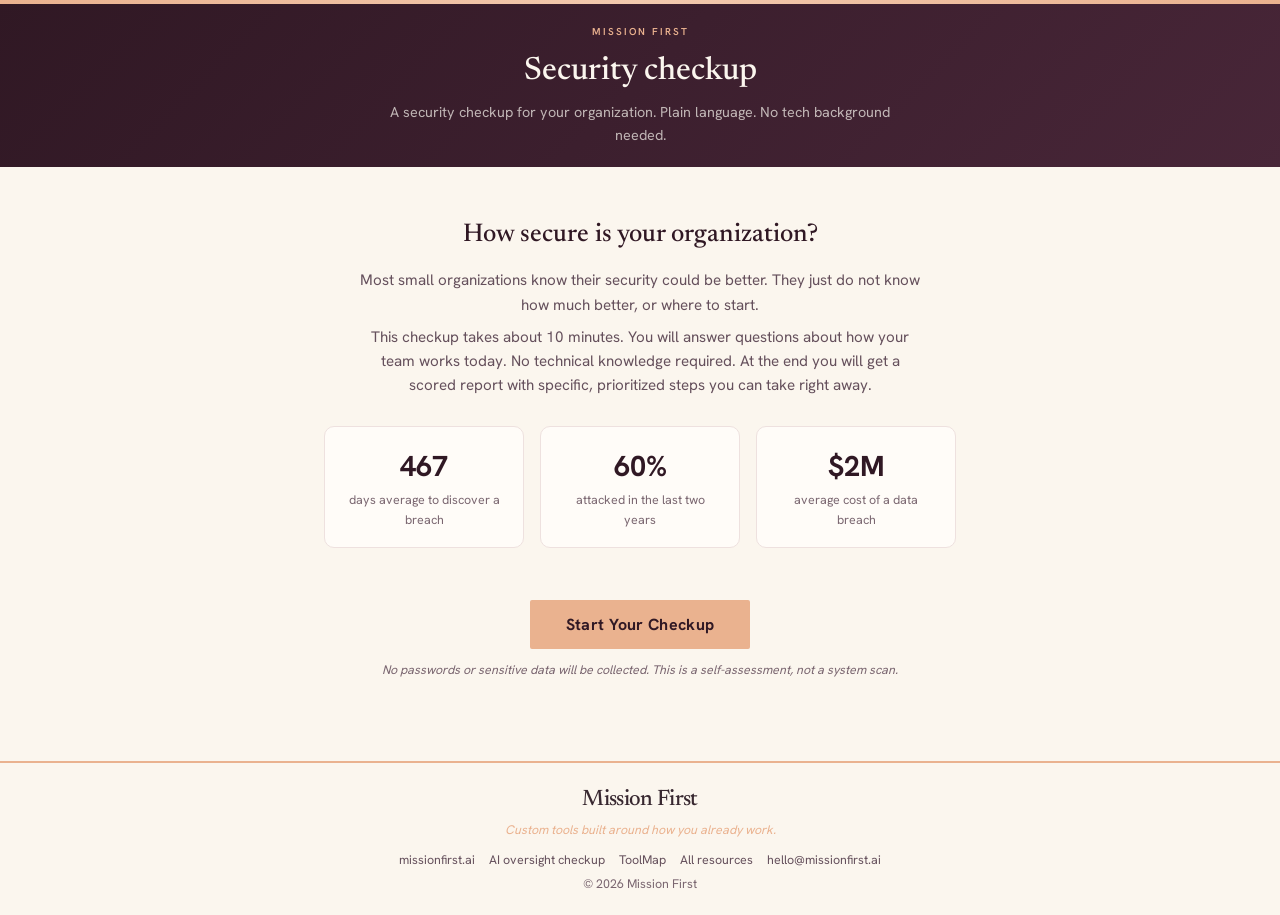
<file: security-checkup/index.html>
<!DOCTYPE html>
<html lang="en">
<head>
<meta charset="UTF-8">
<meta name="viewport" content="width=device-width, initial-scale=1.0">
<meta name="theme-color" content="#1a1a18">
<title>Security checkup. missionfirst.ai</title>
<meta name="description" content="A plain-language security self-assessment. Where you are exposed and what to fix first. No tech background needed.">
<link rel="canonical" href="https://missionfirst.ai/security-checkup/">
<meta property="og:image" content="https://missionfirst.ai/assets/og-image.jpg">
<meta property="og:image:width" content="1200">
<meta property="og:image:height" content="630">
<meta property="og:image:alt" content="Mission First. Good technology starts with understanding the complexity of your work. Michelle Fradin testifying before the Oregon Legislature.">
<meta name="twitter:card" content="summary_large_image">
<link rel="icon" href="/favicon.svg" type="image/svg+xml">
<link rel="icon" href="/favicon-32.png" type="image/png" sizes="32x32">
<link rel="apple-touch-icon" href="/apple-touch-icon.png">
<style>
@font-face{font-family:'Newsreader';src:url('/fonts/Newsreader.woff2') format('woff2');font-weight:200 800;font-display:swap}@font-face{font-family:'Hanken Grotesk';src:url('/fonts/HankenGrotesk.woff2') format('woff2');font-weight:100 900;font-display:swap}

*,*::before,*::after{box-sizing:border-box;margin:0;padding:0}

:root{
  --green-deep:#301824;--green:#482638;--green-mid:#704058;--green-light:#EEE1DF;
  --gold:#EAB28F;--gold-light:#F2C9AE;--gold-pale:#FBF6EE;
  --cream:#FBF6EE;--cream-dark:#EEE1DF;--white:#FFFCF8;
  --text-dark:#382830;--text-mid:#65505C;--text-light:#7A6670;
  --red:#DC2626;--red-light:#FEE2E2;--red-bg:#FEF2F2;
  --orange:#EA580C;--orange-light:#FED7AA;--orange-bg:#FFF7ED;
  --yellow:#CA8A04;--yellow-light:#FEF08A;--yellow-bg:#FEFCE8;
  --score-green:#16A34A;
}

html{scroll-behavior:smooth}
body{font-family:'Hanken Grotesk',system-ui,sans-serif;background:var(--cream);color:var(--text-dark);font-size:15px;line-height:1.6;min-height:100vh}

/* ── Header ── */
.site-header{background:linear-gradient(135deg,var(--green-deep),var(--green));color:var(--cream);position:relative;overflow:hidden}
.site-header::before{content:'';display:block;height:4px;background:linear-gradient(90deg,var(--gold),var(--gold-light),var(--gold))}
.header-inner{max-width:800px;margin:0 auto;padding:20px 24px;text-align:center}
.header-brand{font-size:10px;color:var(--gold);letter-spacing:2px;text-transform:uppercase;font-weight:600}
.header-title{font-family:'Hanken Grotesk',system-ui,sans-serif;font-size:2rem;font-weight:700;margin:6px 0 4px}
.header-sub{font-size:0.9rem;color:rgba(250,247,240,0.7);max-width:500px;margin:0 auto}

/* ── Container ── */
.container{max-width:800px;margin:0 auto;padding:24px}

/* ── Welcome Screen ── */
.welcome{text-align:center;padding:48px 24px}
.welcome h2{font-family:'Hanken Grotesk',system-ui,sans-serif;font-size:1.6rem;color:var(--green-deep);margin-bottom:12px}
.welcome p{color:var(--text-mid);max-width:560px;margin:0 auto 8px;font-size:0.95rem}
.welcome .stat-row{display:flex;flex-wrap:wrap;justify-content:center;gap:16px;margin:28px 0}
.stat-card{background:var(--white);border:1px solid var(--green-light);border-radius:10px;padding:16px 20px;min-width:140px;flex:1;max-width:200px}
.stat-card .num{font-size:1.8rem;font-weight:700;color:var(--green-deep)}
.stat-card .label{font-size:0.78rem;color:var(--text-light);margin-top:2px}
.start-btn{display:inline-block;background:var(--gold);color:var(--green-deep);border:none;padding:14px 36px;border-radius:2px;font-size:1rem;font-weight:700;cursor:pointer;margin-top:24px;transition:background 0.2s;letter-spacing:0.3px}
.start-btn:hover{background:var(--gold-light)}
.welcome .note{font-size:0.78rem;color:var(--text-light);margin-top:12px;font-style:italic}

/* ── Progress Bar ── */
.progress-wrap{background:var(--cream-dark);padding:12px 24px;position:sticky;top:0;z-index:40;border-bottom:1px solid var(--green-light)}
.progress-inner{max-width:800px;margin:0 auto;display:flex;align-items:center;gap:12px}
.progress-label{font-size:0.78rem;color:var(--text-mid);font-weight:600;white-space:nowrap}
.progress-track{flex:1;height:8px;background:var(--cream-dark);border-radius:4px;border:1px solid var(--green-light);overflow:hidden}
.progress-fill{height:100%;background:linear-gradient(90deg,var(--gold),var(--gold-light));border-radius:4px;transition:width 0.4s ease}

/* ── Question Sections ── */
.section-screen{display:none}
.section-screen.active{display:block}
.section-intro{background:var(--green-deep);color:var(--cream);padding:16px 20px;border-radius:10px 10px 0 0;display:flex;align-items:center;gap:12px}
.section-icon{font-size:1.4rem}
.section-name{font-family:'Hanken Grotesk',system-ui,sans-serif;font-size:1.15rem;font-weight:600}
.section-desc{font-size:0.8rem;color:rgba(250,247,240,0.65);margin-top:2px}
.questions-wrap{background:var(--white);border:1px solid var(--green-light);border-top:none;border-radius:0 0 10px 10px;padding:20px}

.question{margin-bottom:20px;padding-bottom:16px;border-bottom:1px solid var(--cream-dark)}
.question:last-child{border-bottom:none;margin-bottom:0;padding-bottom:0}
.q-text{font-weight:600;color:var(--green-deep);margin-bottom:10px;font-size:0.95rem}
.q-help{font-size:0.78rem;color:var(--text-light);margin-bottom:10px;font-style:italic}

.options{display:flex;flex-direction:column;gap:6px}
.option{display:flex;align-items:center;gap:10px;padding:10px 14px;border-radius:8px;border:1px solid var(--cream-dark);cursor:pointer;transition:all 0.15s}
.option:hover{border-color:var(--gold);background:var(--gold-pale)}
.option.selected{border-color:var(--gold);background:var(--gold-pale);font-weight:500}
.option input{display:none}
.option .radio{width:18px;height:18px;border-radius:50%;border:2px solid var(--text-light);flex-shrink:0;display:flex;align-items:center;justify-content:center;transition:all 0.15s}
.option.selected .radio{border-color:var(--gold);background:var(--gold)}
.option.selected .radio::after{content:'';width:8px;height:8px;border-radius:50%;background:var(--white)}

.nav-row{display:flex;justify-content:space-between;margin-top:24px;gap:12px}
.nav-btn{padding:10px 24px;border-radius:8px;font-size:0.9rem;font-weight:600;cursor:pointer;border:none;transition:all 0.2s}
.btn-back{background:var(--cream-dark);color:var(--text-mid)}
.btn-back:hover{background:var(--cream)}
.btn-next{background:var(--gold);color:var(--green-deep)}
.btn-next:hover{background:var(--gold-light)}
.btn-next:disabled{opacity:0.4;cursor:not-allowed}

/* ── Results ── */
.results-screen{display:none}
.results-screen.active{display:block}

.score-hero{text-align:center;padding:32px 24px;background:var(--white);border-radius:12px;border:1px solid var(--green-light);margin-bottom:24px}
.score-ring{width:160px;height:160px;margin:0 auto 16px;position:relative}
.score-ring svg{transform:rotate(-90deg)}
.score-ring .score-val{position:absolute;top:50%;left:50%;transform:translate(-50%,-50%);font-size:2.4rem;font-weight:700}
.score-label-text{font-family:'Hanken Grotesk',system-ui,sans-serif;font-size:1.3rem;font-weight:600;margin-bottom:4px}
.score-summary{font-size:0.9rem;color:var(--text-mid);max-width:480px;margin:0 auto}

.breakdown{margin-bottom:24px}
.breakdown h3{font-family:'Hanken Grotesk',system-ui,sans-serif;font-size:1.1rem;color:var(--green-deep);margin-bottom:12px}
.area-row{display:flex;align-items:center;gap:12px;padding:10px 14px;background:var(--white);border:1px solid var(--green-light);border-radius:8px;margin-bottom:6px}
.area-icon{font-size:1.1rem;flex-shrink:0}
.area-name{flex:1;font-weight:500;font-size:0.9rem}
.area-bar-wrap{width:120px;height:8px;background:var(--cream-dark);border-radius:4px;overflow:hidden;flex-shrink:0}
.area-bar{height:100%;border-radius:4px;transition:width 0.6s ease}
.area-pct{font-size:0.85rem;font-weight:700;width:40px;text-align:right;flex-shrink:0}

.actions-section{margin-bottom:24px}
.actions-section h3{font-family:'Hanken Grotesk',system-ui,sans-serif;font-size:1.1rem;color:var(--green-deep);margin-bottom:4px}
.actions-section .actions-sub{font-size:0.85rem;color:var(--text-light);margin-bottom:14px}

.action-card{background:var(--white);border-radius:10px;border:1px solid var(--green-light);margin-bottom:10px;overflow:hidden;transition:all 0.2s}
.action-header{display:flex;align-items:center;gap:10px;padding:12px 16px;cursor:pointer}
.action-risk{font-size:0.7rem;font-weight:700;padding:3px 8px;border-radius:4px;text-transform:uppercase;letter-spacing:0.5px;flex-shrink:0}
.risk-high{background:var(--red-light);color:var(--red)}
.risk-medium{background:var(--orange-light);color:var(--orange)}
.risk-low{background:var(--yellow-light);color:var(--yellow)}
.action-title{flex:1;font-weight:600;font-size:0.9rem}
.action-check{width:22px;height:22px;border:2px solid var(--green-mid);border-radius:6px;flex-shrink:0;cursor:pointer;display:flex;align-items:center;justify-content:center;transition:all 0.15s}
.action-check.done{background:var(--green-mid);border-color:var(--green-mid)}
.action-check.done::after{content:'✓';color:var(--white);font-size:13px;font-weight:700}
.action-details{padding:0 16px 14px;display:none}
.action-details.open{display:block}
.action-meta{display:flex;gap:16px;margin-bottom:8px;flex-wrap:wrap}
.action-meta span{font-size:0.78rem;color:var(--text-light)}
.action-meta strong{color:var(--text-mid)}
.action-steps{font-size:0.88rem;color:var(--text-mid);line-height:1.7}
.action-steps li{margin-bottom:4px}

.results-footer{text-align:center;padding:24px;background:var(--green-deep);border-radius:10px;color:var(--cream)}
.results-footer h3{font-family:'Hanken Grotesk',system-ui,sans-serif;font-size:1.1rem;margin-bottom:6px}
.results-footer p{font-size:0.88rem;color:rgba(250,247,240,0.7);max-width:480px;margin:0 auto 14px}
.results-footer .cta-btn{display:inline-block;background:var(--gold);color:var(--green-deep);border:none;padding:10px 28px;border-radius:8px;font-size:0.9rem;font-weight:700;cursor:pointer;text-decoration:none;transition:background 0.2s}
.results-footer .cta-btn:hover{background:var(--gold-light)}
.print-btn{display:inline-block;background:rgba(250,247,240,0.15);color:var(--cream);border:1px solid rgba(250,247,240,0.2);padding:10px 28px;border-radius:8px;font-size:0.9rem;font-weight:600;cursor:pointer;margin-left:8px;transition:all 0.2s}
.print-btn:hover{background:rgba(250,247,240,0.25)}

.site-footer{text-align:center;padding:20px;border-top:2px solid var(--gold);margin-top:32px}
.site-footer .brand{font-family:'Hanken Grotesk',system-ui,sans-serif;color:var(--green-deep);font-size:0.9rem;font-weight:600}
.site-footer .tagline{font-size:0.78rem;color:var(--gold);font-style:italic;margin-top:2px}
.site-footer .contact{font-size:0.78rem;color:var(--text-light);margin-top:4px}
.site-footer .footer-links{display:flex;flex-wrap:wrap;justify-content:center;gap:4px 14px;margin-top:10px}
.site-footer .footer-links a{font-size:0.78rem;color:var(--text-mid);text-decoration:none}
.site-footer .footer-links a:hover,.site-footer .footer-links a:focus-visible{color:var(--gold)}
.site-footer .mf-wordmark{font-family:'Newsreader',Georgia,serif;font-weight:500;font-size:1.4rem;letter-spacing:-.03em;text-transform:none}
.site-footer .mf-wordmark i{color:#8a6f14}

@media(max-width:600px){
  .header-title{font-size:1.5rem}
  .stat-card{min-width:110px}
  .area-bar-wrap{width:80px}
  .action-meta{flex-direction:column;gap:4px}
  .nav-btn{padding:10px 16px;font-size:0.85rem}
}

@media print{
  .progress-wrap,.nav-row,.print-btn,.start-btn,.action-check{display:none!important}
  .site-header,.section-intro,.action-header,.area-row,.score-hero{-webkit-print-color-adjust:exact;print-color-adjust:exact}
  .action-details{display:block!important}
  body{font-size:11px}
}

.mf-wordmark{font-family:'Hanken Grotesk',system-ui,sans-serif;font-weight:300;letter-spacing:.12em;}
.mf-wordmark b{font-weight:700;letter-spacing:.05em;}
.mf-wordmark i{display:none}
h1,h2,h3,.header-title{font-family:'Newsreader',Georgia,serif !important;font-weight:500 !important}
button{font-family:inherit}
</style>
</head>
<body>

<header class="site-header">
  <div class="header-inner">
    <div class="header-brand">Mission First</div>
    <h1 class="header-title">Security checkup</h1>
    <p class="header-sub">A security checkup for your organization. Plain language. No tech background needed.</p>
  </div>
</header>

<!-- WELCOME -->
<div id="welcome" class="container welcome">
  <h2>How secure is your organization?</h2>
  <p>Most small organizations know their security could be better. They just do not know how much better, or where to start.</p>
  <p>This checkup takes about 10 minutes. You will answer questions about how your team works today. No technical knowledge required. At the end you will get a scored report with specific, prioritized steps you can take right away.</p>
  <div class="stat-row">
    <div class="stat-card"><div class="num">467</div><div class="label">days average to discover a breach</div></div>
    <div class="stat-card"><div class="num">60%</div><div class="label">attacked in the last two years</div></div>
    <div class="stat-card"><div class="num">$2M</div><div class="label">average cost of a data breach</div></div>
  </div>
  <button class="start-btn" onclick="startAssessment()">Start Your Checkup</button>
  <div class="note">No passwords or sensitive data will be collected. This is a self-assessment, not a system scan.</div>
</div>

<!-- PROGRESS BAR -->
<div id="progressBar" class="progress-wrap" style="display:none">
  <div class="progress-inner">
    <span class="progress-label" id="progressLabel">Section 1 of 6</span>
    <div class="progress-track"><div class="progress-fill" id="progressFill" style="width:0%"></div></div>
  </div>
</div>

<!-- QUESTION SECTIONS (generated by JS) -->
<div id="questionsContainer" class="container" style="display:none"></div>

<!-- RESULTS -->
<div id="results" class="container results-screen"></div>

<!-- FOOTER -->
<div class="site-footer">
  <span class="mf-wordmark">Mission First</span>
  <div class="tagline">Custom tools built around how you already work.</div>
  <nav class="footer-links" aria-label="Footer">
    <a href="https://missionfirst.ai/">missionfirst.ai</a>
    <a href="/readiness/">AI oversight checkup</a>
    <a href="/toolmap/">ToolMap</a>
    <a href="/resources/">All resources</a>
    <a href="mailto:hello@missionfirst.ai">hello@missionfirst.ai</a>
  </nav>
  <div class="contact">© 2026 Mission First</div>
</div>

<script>
const SECTIONS = [
  {
    id: 'passwords', icon: '🔑', name: 'Passwords and Access',
    desc: 'How your team logs in and who has access to what.',
    questions: [
      {
        text: 'How does your organization manage passwords?',
        help: 'Think about how staff log into email, donor databases, banking, social media, etc.',
        options: [
          { label: 'We use a password manager (like LastPass, 1Password, Bitwarden)', score: 3 },
          { label: 'Some staff use a password manager, but it is not required', score: 2 },
          { label: 'We have a shared document or spreadsheet with passwords', score: 1 },
          { label: 'Each person manages their own passwords however they want', score: 0 }
        ]
      },
      {
        text: 'Does your organization use multi-factor authentication (MFA)?',
        help: 'MFA means you need a second step to log in, like a code texted to your phone.',
        options: [
          { label: 'Yes, on all critical accounts (email, banking, donor database)', score: 3 },
          { label: 'On some accounts but not all', score: 2 },
          { label: 'Only where a service forces us to', score: 1 },
          { label: 'No, or I am not sure what that is', score: 0 }
        ]
      },
      {
        text: 'When someone leaves the organization, how quickly is their access removed?',
        help: 'Email, shared drives, software accounts, building access, etc.',
        options: [
          { label: 'Same day, using a documented offboarding checklist', score: 3 },
          { label: 'Within a week, but there is no formal checklist', score: 2 },
          { label: 'Eventually, when someone remembers', score: 1 },
          { label: 'We have former staff who probably still have access', score: 0 }
        ]
      },
      {
        text: 'Do you know exactly who has admin access to your critical systems?',
        help: 'Admin access means the ability to change settings, add or remove users, or delete data.',
        options: [
          { label: 'Yes, we have a documented list that is reviewed regularly', score: 3 },
          { label: 'We have a general idea but it is not written down', score: 2 },
          { label: 'One or two people probably know', score: 1 },
          { label: 'No, we are not sure who has access to what', score: 0 }
        ]
      }
    ]
  },
  {
    id: 'devices', icon: '💻', name: 'Devices and Networks',
    desc: 'The computers, phones, and connections your team uses for work.',
    questions: [
      {
        text: 'Do staff use personal devices (phones, laptops, tablets) for work?',
        help: 'Checking work email on a personal phone counts.',
        options: [
          { label: 'No, we provide dedicated work devices', score: 3 },
          { label: 'Yes, but with clear security requirements (passcode, updates, etc.)', score: 2 },
          { label: 'Yes, with no specific requirements', score: 1 },
          { label: 'Yes, and we have no idea what devices staff are using', score: 0 }
        ]
      },
      {
        text: 'Are work computers and devices kept up to date with software updates?',
        help: 'Operating system updates, browser updates, and app updates.',
        options: [
          { label: 'Yes, updates are applied automatically or within a week', score: 3 },
          { label: 'Mostly, but some machines fall behind', score: 2 },
          { label: 'Only when someone notices or something breaks', score: 1 },
          { label: 'I am not sure if anyone manages updates', score: 0 }
        ]
      },
      {
        text: 'Does your organization use antivirus or endpoint protection?',
        help: 'Software that detects malware, ransomware, or suspicious activity on computers.',
        options: [
          { label: 'Yes, on all work devices, centrally managed', score: 3 },
          { label: 'Yes, but only on some devices or individually managed', score: 2 },
          { label: 'We rely on whatever came with the operating system', score: 1 },
          { label: 'No, or I am not sure', score: 0 }
        ]
      }
    ]
  },
  {
    id: 'data', icon: '📁', name: 'Data Storage and Handling',
    desc: 'Where your organization keeps its information and who can get to it.',
    questions: [
      {
        text: 'Where does your organization store sensitive files?',
        help: 'Client records, donor data, financial documents, personnel files.',
        options: [
          { label: 'Cloud storage with access controls (Google Workspace, Microsoft 365, etc.)', score: 3 },
          { label: 'A mix of cloud and local drives, with some access controls', score: 2 },
          { label: 'On individual computers or USB drives', score: 1 },
          { label: 'Wherever people happen to save them', score: 0 }
        ]
      },
      {
        text: 'Do you have a policy about what types of data can be shared outside the organization?',
        help: 'For example, rules about emailing client information, sharing spreadsheets with funders, etc.',
        options: [
          { label: 'Yes, written and reviewed with staff', score: 3 },
          { label: 'Informally understood but not written down', score: 2 },
          { label: 'We handle it case by case', score: 1 },
          { label: 'No, we have not discussed this', score: 0 }
        ]
      },
      {
        text: 'Do you know what sensitive data your organization collects and where it lives?',
        help: 'Client names, addresses, SSNs, health info, donor records, financials.',
        options: [
          { label: 'Yes, we have a documented data inventory', score: 3 },
          { label: 'We have a general sense but no formal inventory', score: 2 },
          { label: 'Some staff probably know, but it is not centralized', score: 1 },
          { label: 'No, we have not mapped this out', score: 0 }
        ]
      }
    ]
  },
  {
    id: 'backups', icon: '💾', name: 'Backups and Recovery',
    desc: 'What happens if something goes wrong. Ransomware, hardware failure, accidental deletion.',
    questions: [
      {
        text: 'Does your organization back up its critical data?',
        help: 'Donor database, financial records, client files, website, email archives.',
        options: [
          { label: 'Yes, automatically, to a separate location, on a regular schedule', score: 3 },
          { label: 'Yes, but manually or inconsistently', score: 2 },
          { label: 'Some things are backed up but not everything critical', score: 1 },
          { label: 'No, or I am not sure', score: 0 }
        ]
      },
      {
        text: 'Have you ever tested restoring data from a backup?',
        help: 'A backup is only useful if you can get the data back when you need it.',
        options: [
          { label: 'Yes, we test restores at least once a year', score: 3 },
          { label: 'We have done it once but not on a schedule', score: 2 },
          { label: 'No, but we assume it works', score: 1 },
          { label: 'No, and we would not know how', score: 0 }
        ]
      },
      {
        text: 'If your office computers were all destroyed tomorrow, could your organization keep running?',
        help: 'Think about whether essential data and systems are accessible from other locations.',
        options: [
          { label: 'Yes, everything critical is in the cloud or backed up offsite', score: 3 },
          { label: 'Mostly, but some important things would be lost', score: 2 },
          { label: 'It would be very difficult', score: 1 },
          { label: 'We would be in serious trouble', score: 0 }
        ]
      }
    ]
  },
  {
    id: 'email', icon: '📧', name: 'Email and Communication',
    desc: 'Your biggest attack surface. Most breaches start with an email.',
    questions: [
      {
        text: 'Has your staff received any training on recognizing phishing emails?',
        help: 'Phishing is when someone sends a fake email pretending to be a trusted source to steal information.',
        options: [
          { label: 'Yes, we do training at least once a year', score: 3 },
          { label: 'We have discussed it informally', score: 2 },
          { label: 'We sent an article once', score: 1 },
          { label: 'No, we have not covered this', score: 0 }
        ]
      },
      {
        text: 'Does your organization use professional email (like yourname@yourorg.org)?',
        help: 'As opposed to free accounts like Gmail, Yahoo, or Outlook.com for official business.',
        options: [
          { label: 'Yes, everyone uses our organization domain', score: 3 },
          { label: 'Most staff do, but some use personal accounts for work', score: 2 },
          { label: 'We use a mix, no clear policy', score: 1 },
          { label: 'We mostly use free personal email accounts', score: 0 }
        ]
      },
      {
        text: 'How does your team share sensitive information internally?',
        help: 'Client info, passwords, financial data, personnel matters.',
        options: [
          { label: 'Through secure, encrypted channels with access controls', score: 3 },
          { label: 'Through our regular work email or messaging, but carefully', score: 2 },
          { label: 'However is fastest. Email, text, whatever.', score: 1 },
          { label: 'We have not thought about this', score: 0 }
        ]
      }
    ]
  },
  {
    id: 'practices', icon: '👥', name: 'Staff Practices and Culture',
    desc: 'The human side. Policies only work if people follow them.',
    questions: [
      {
        text: 'Does your organization have any written security or data policies?',
        help: 'Even a one-page document counts. Acceptable use, data handling, password requirements.',
        options: [
          { label: 'Yes, documented and reviewed with staff regularly', score: 3 },
          { label: 'Yes, but it has not been updated or reviewed recently', score: 2 },
          { label: 'We have informal expectations but nothing written', score: 1 },
          { label: 'No written policies', score: 0 }
        ]
      },
      {
        text: 'Do new staff go through any security orientation when they join?',
        help: 'Covering password expectations, data handling, what to do if something looks suspicious.',
        options: [
          { label: 'Yes, it is part of onboarding', score: 3 },
          { label: 'We cover some things informally during their first week', score: 2 },
          { label: 'Only if they ask', score: 1 },
          { label: 'No, we do not cover security during onboarding', score: 0 }
        ]
      },
      {
        text: 'If a staff member clicked a suspicious link or thought their account was compromised, would they know what to do?',
        help: 'Is there a clear process? Who do they tell? What steps do they take?',
        options: [
          { label: 'Yes, we have a documented incident response plan', score: 3 },
          { label: 'They would probably tell a manager, but there is no formal plan', score: 2 },
          { label: 'They would try to figure it out themselves', score: 1 },
          { label: 'Most staff would not realize it was a problem', score: 0 }
        ]
      }
    ]
  }
];

const RECOMMENDATIONS = {
  passwords: [
    { trigger: [0,1], risk: 'high', title: 'Set up a password manager for your organization',
      time: '2 to 3 hours',
      steps: ['Choose a password manager. Bitwarden has a free tier for small teams.','Create an organization account and invite all staff.','Start with your five most critical accounts: email admin, banking, donor database, website, social media.','Set a policy: all work passwords go in the manager. No exceptions.','Schedule 30 minutes to walk staff through how to use it.'] },
    { trigger: [0,1], risk: 'high', title: 'Enable multi-factor authentication on all critical accounts',
      time: '1 to 2 hours',
      steps: ['List every account that holds sensitive data or money: email, banking, donor tools, payroll.','Google the name of each service plus "enable MFA" or "enable two-factor authentication."','Set it up on each account. Most services walk you through it in settings.','Require all staff to do the same on their individual accounts.','Authenticator apps (Google Authenticator, Microsoft Authenticator) are more secure than text messages.'] },
    { trigger: [0,1], risk: 'medium', title: 'Create an offboarding checklist for departing staff',
      time: '1 hour to create',
      steps: ['List every system staff have access to: email, cloud storage, databases, social media, physical keys.','Write a checklist that covers revoking access to each one.','Assign one person to own the offboarding process.','Run through the checklist the same day someone leaves. Not next week.','Review the checklist every time someone new is hired to make sure it still covers everything.'] },
    { trigger: [0,1], risk: 'medium', title: 'Document who has admin access to every critical system',
      time: '1 to 2 hours',
      steps: ['List every system your org depends on: email, website, banking, donor database, social media, cloud storage.','For each one, log in and check who has admin or owner privileges.','Write it down in a shared document. Name, system, access level.','Remove access for anyone who should not have it anymore.','Review this list every quarter.'] }
  ],
  devices: [
    { trigger: [0,1], risk: 'high', title: 'Set minimum security requirements for personal devices used for work',
      time: '1 hour to write policy, 30 minutes per device to verify',
      steps: ['Write a short policy: any device used for work email or files must have a passcode or biometric lock, automatic updates turned on, and a screen lock after 5 minutes.','Share it with all staff and have them confirm their devices meet the requirements.','If someone cannot meet the requirements, discuss whether the org can provide a device.','Revisit this every time a new person joins.'] },
    { trigger: [0,1], risk: 'medium', title: 'Turn on automatic software updates on all work devices',
      time: '15 to 30 minutes per device',
      steps: ['On each work computer, go to system settings and turn on automatic updates for the operating system.','Do the same for web browsers (Chrome, Firefox, Edge all have auto-update settings).','Set a recurring calendar reminder to check for updates monthly in case anything got missed.','If a device is too old to receive updates, it is time to replace it. An unpatched machine is an open door.'] },
    { trigger: [0,1], risk: 'medium', title: 'Install endpoint protection on all work devices',
      time: '30 minutes per device',
      steps: ['For Windows: make sure Windows Defender is turned on and up to date. It is already installed.','For Mac: consider a free tool like Malwarebytes for basic scanning.','Make sure real-time protection is turned on, not just manual scanning.','If budget allows, a managed solution like Bitdefender or CrowdStrike Falcon Go gives you a central dashboard.'] }
  ],
  data: [
    { trigger: [0,1], risk: 'high', title: 'Move sensitive files off individual computers and into secure cloud storage',
      time: '2 to 4 hours',
      steps: ['Identify where sensitive files currently live: desktops, USB drives, personal laptops.','Choose a cloud platform with access controls. Google Workspace and Microsoft 365 both work.','Create a folder structure with clear permissions. Not everyone needs access to everything.','Migrate files to the cloud. Delete local copies of sensitive data once migration is verified.','Set a rule: no sensitive files stored on local machines or USB drives going forward.'] },
    { trigger: [0,1], risk: 'medium', title: 'Create a simple data inventory',
      time: '2 to 3 hours',
      steps: ['Make a spreadsheet with these columns: type of data, where it is stored, who has access, how sensitive it is.','Walk through your operations: client intake, donations, finances, HR, communications.','For each area, write down what data you collect, where it goes, and who touches it.','Flag anything that is highly sensitive (SSNs, health data, financial accounts) and check that access is restricted.','Review and update this inventory every 6 months.'] },
    { trigger: [0,1], risk: 'medium', title: 'Write a one-page data sharing policy',
      time: '1 to 2 hours',
      steps: ['Define what counts as sensitive data for your organization.','Write clear rules: what can be emailed, what requires encryption, what should never leave the org.','Include specific scenarios staff encounter: sending reports to funders, sharing client info with partners.','Review it with staff and post it where people can find it.','Make it part of onboarding for new hires.'] }
  ],
  backups: [
    { trigger: [0,1], risk: 'high', title: 'Set up automatic backups for critical data',
      time: '2 to 3 hours',
      steps: ['List what absolutely cannot be lost: donor database, financial records, client files, website content.','If you use cloud storage (Google Drive, OneDrive), confirm that version history is turned on.','For data not in the cloud, set up an automatic backup to a separate location. a backup service or a second cloud drive.','Make sure backups run at least daily for critical data.','Store at least one backup copy somewhere separate from your main systems.'] },
    { trigger: [0,1], risk: 'medium', title: 'Test your backup recovery process',
      time: '1 to 2 hours',
      steps: ['Pick one critical file or dataset.','Delete it from its primary location (or rename it temporarily).','Restore it from your backup.','Verify the restored version is complete and recent.','Document the steps so anyone on the team could do it in an emergency. If you cannot restore it, your backup is not working.'] }
  ],
  email: [
    { trigger: [0,1], risk: 'high', title: 'Run a basic phishing awareness session with your team',
      time: '30 to 60 minutes',
      steps: ['Collect three to five real examples of phishing emails. Check your spam folder.','Show them to your team. Point out the red flags: urgency, misspelled URLs, requests for passwords, unexpected attachments.','Establish a rule: if something looks suspicious, do not click. Forward it to a designated person.','Do this at least once a year. Threats evolve. Your training should too.','Google "phishing quiz" for free interactive tools your team can practice with.'] },
    { trigger: [0,1], risk: 'medium', title: 'Move to professional email on your organization domain',
      time: '2 to 4 hours to set up, plus migration time',
      steps: ['Choose Google Workspace or Microsoft 365. Both include email, storage, and admin controls.','Register your domain (yourorg.org) if you do not already have one.','Set up accounts for each staff member.','Migrate important emails from old accounts.','Set a policy: all work communication uses the org email. Personal accounts are for personal use.'] },
    { trigger: [0,1], risk: 'medium', title: 'Establish secure channels for sharing sensitive information',
      time: '1 hour',
      steps: ['Decide what counts as sensitive: client data, financials, passwords, personnel matters.','Pick a secure channel. Signal (free) for quick messages. Your cloud platform shared drives for files.','Set a rule: sensitive information never goes over regular text message or personal email.','Make sure the secure channel is easy to use. If it is harder than texting, nobody will use it.'] }
  ],
  practices: [
    { trigger: [0,1], risk: 'high', title: 'Write a one-page security policy',
      time: '2 to 3 hours',
      steps: ['Cover the basics: password requirements, data handling, acceptable use of devices, what to do if something goes wrong.','Keep it short. One page, plain language. If it is longer than that, nobody will read it.','Review it with all staff. Ask questions. Make sure everyone understands it.','Post it somewhere accessible: shared drive, break room, onboarding folder.','Review and update every 6 months or whenever something changes.'] },
    { trigger: [0,1], risk: 'medium', title: 'Add security basics to your onboarding process',
      time: '1 hour to create, 30 minutes per new hire',
      steps: ['Write a short security checklist for new hires: set up password manager, enable MFA, review data policy, know who to contact if something looks wrong.','Walk through it during their first week. Do not just hand them a document.','Have them sign off that they have completed each item.','Include it in your onboarding folder so it does not get forgotten.'] },
    { trigger: [0,1], risk: 'high', title: 'Create a simple incident response plan',
      time: '1 to 2 hours',
      steps: ['Define what counts as an incident: suspected phishing, compromised account, lost device, unauthorized access, ransomware.','For each type, write the first three things to do. Keep it simple.','Assign one person as the point of contact for all security concerns.','Post the plan where everyone can find it. Include the contact person phone number.','Practice it once. Walk through a scenario: "You clicked a link and now your email is sending messages you did not write. What do you do?"'] }
  ]
};

let currentSection = 0;
let answers = {};

function startAssessment() {
  document.getElementById('welcome').style.display = 'none';
  document.getElementById('progressBar').style.display = 'block';
  document.getElementById('questionsContainer').style.display = 'block';
  buildSections();
  showSection(0);
}

function buildSections() {
  const c = document.getElementById('questionsContainer');
  c.innerHTML = '';
  SECTIONS.forEach((sec, si) => {
    let html = `<div class="section-screen" id="section-${si}">
      <div class="section-intro">
        <span class="section-icon">${sec.icon}</span>
        <div><div class="section-name">${sec.name}</div><div class="section-desc">${sec.desc}</div></div>
      </div>
      <div class="questions-wrap">`;
    sec.questions.forEach((q, qi) => {
      const key = `${si}-${qi}`;
      html += `<div class="question"><div class="q-text">${q.text}</div>`;
      if (q.help) html += `<div class="q-help">${q.help}</div>`;
      html += `<div class="options">`;
      q.options.forEach((opt, oi) => {
        html += `<label class="option" id="opt-${key}-${oi}" onclick="selectOption(${si},${qi},${oi},${opt.score})">
          <span class="radio"></span><span>${opt.label}</span></label>`;
      });
      html += `</div></div>`;
    });
    html += `</div><div class="nav-row">`;
    if (si > 0) html += `<button class="nav-btn btn-back" onclick="showSection(${si-1})">Back</button>`;
    else html += `<div></div>`;
    if (si < SECTIONS.length - 1) {
      html += `<button class="nav-btn btn-next" id="next-${si}" onclick="showSection(${si+1})">Next Section</button>`;
    } else {
      html += `<button class="nav-btn btn-next" id="next-${si}" onclick="showResults()">See My Results</button>`;
    }
    html += `</div></div>`;
    c.innerHTML += html;
  });
}

function selectOption(si, qi, oi, score) {
  const key = `${si}-${qi}`;
  answers[key] = { option: oi, score };
  const q = SECTIONS[si].questions[qi];
  q.options.forEach((_, i) => {
    document.getElementById(`opt-${key}-${i}`).classList.remove('selected');
  });
  document.getElementById(`opt-${key}-${oi}`).classList.add('selected');
}

function showSection(idx) {
  currentSection = idx;
  document.querySelectorAll('.section-screen').forEach(el => el.classList.remove('active'));
  document.getElementById(`section-${idx}`).classList.add('active');
  const pct = ((idx) / SECTIONS.length * 100);
  document.getElementById('progressFill').style.width = pct + '%';
  document.getElementById('progressLabel').textContent = `Section ${idx + 1} of ${SECTIONS.length}`;
  window.scrollTo({ top: 0 });
}

function calcScores() {
  const scores = {};
  let total = 0, maxTotal = 0;
  SECTIONS.forEach((sec, si) => {
    let secScore = 0, secMax = sec.questions.length * 3;
    sec.questions.forEach((q, qi) => {
      const key = `${si}-${qi}`;
      if (answers[key]) secScore += answers[key].score;
    });
    scores[sec.id] = { score: secScore, max: secMax, pct: Math.round((secScore / secMax) * 100) };
    total += secScore;
    maxTotal += secMax;
  });
  scores._total = { score: total, max: maxTotal, pct: Math.round((total / maxTotal) * 100) };
  return scores;
}

function getScoreColor(pct) {
  if (pct >= 75) return 'var(--score-green)';
  if (pct >= 50) return 'var(--yellow)';
  if (pct >= 25) return 'var(--orange)';
  return 'var(--red)';
}

function getScoreLabel(pct) {
  if (pct >= 75) return 'Strong foundation. Keep it up.';
  if (pct >= 50) return 'Decent start, but gaps need attention.';
  if (pct >= 25) return 'Significant vulnerabilities. Time to act.';
  return 'Critical gaps. Start with the basics today.';
}

function getScoreSummary(pct) {
  if (pct >= 75) return 'Your organization has solid security practices in place. The recommendations below will help you close the remaining gaps and stay ahead of new threats.';
  if (pct >= 50) return 'You have some good practices but there are areas that leave your organization exposed. The recommendations below are prioritized so you can focus on what matters most first.';
  if (pct >= 25) return 'Your organization has meaningful security gaps that put your data and your people at risk. The good news is that many of the most impactful fixes are free and take less than a day. Start with the high-priority items below.';
  return 'Your organization is significantly exposed. This is not unusual for small orgs and it is fixable. The recommendations below start with the most critical, lowest-cost actions. Pick one and do it this week.';
}

function buildRecommendations(scores) {
  const recs = [];
  SECTIONS.forEach((sec) => {
    const areaScore = scores[sec.id];
    if (areaScore.pct < 75 && RECOMMENDATIONS[sec.id]) {
      RECOMMENDATIONS[sec.id].forEach(r => {
        recs.push({ ...r, area: sec.name, areaIcon: sec.icon });
      });
    }
  });
  const riskOrder = { high: 0, medium: 1, low: 2 };
  recs.sort((a, b) => riskOrder[a.risk] - riskOrder[b.risk]);
  return recs;
}

function showResults() {
  document.getElementById('questionsContainer').style.display = 'none';
  document.getElementById('progressBar').style.display = 'none';
  const r = document.getElementById('results');
  r.classList.add('active');

  const scores = calcScores();
  const totalPct = scores._total.pct;
  const color = getScoreColor(totalPct);
  const circumference = 2 * Math.PI * 68;
  const dashOffset = circumference - (circumference * totalPct / 100);

  let html = `
    <div class="score-hero">
      <div class="score-ring">
        <svg width="160" height="160" viewBox="0 0 160 160">
          <circle cx="80" cy="80" r="68" fill="none" stroke="var(--cream-dark)" stroke-width="12"/>
          <circle cx="80" cy="80" r="68" fill="none" stroke="${color}" stroke-width="12"
            stroke-dasharray="${circumference}" stroke-dashoffset="${dashOffset}" stroke-linecap="round"/>
        </svg>
        <div class="score-val" style="color:${color}">${totalPct}</div>
      </div>
      <div class="score-label-text" style="color:${color}">${getScoreLabel(totalPct)}</div>
      <div class="score-summary">${getScoreSummary(totalPct)}</div>
    </div>

    <div class="breakdown">
      <h3>Score by Area</h3>`;

  SECTIONS.forEach(sec => {
    const s = scores[sec.id];
    const c = getScoreColor(s.pct);
    html += `<div class="area-row">
      <span class="area-icon">${sec.icon}</span>
      <span class="area-name">${sec.name}</span>
      <div class="area-bar-wrap"><div class="area-bar" style="width:${s.pct}%;background:${c}"></div></div>
      <span class="area-pct" style="color:${c}">${s.pct}%</span>
    </div>`;
  });

  html += `</div>`;

  const recs = buildRecommendations(scores);
  if (recs.length > 0) {
    html += `<div class="actions-section">
      <h3>Your Action Plan</h3>
      <div class="actions-sub">Prioritized by risk level. Start at the top. Check them off as you go.</div>`;

    recs.forEach((r, i) => {
      html += `<div class="action-card" id="action-${i}">
        <div class="action-header" onclick="toggleAction(${i})">
          <span class="action-risk risk-${r.risk}">${r.risk}</span>
          <span class="action-title">${r.title}</span>
          <div class="action-check" id="check-${i}" onclick="event.stopPropagation();toggleCheck(${i})"></div>
        </div>
        <div class="action-details" id="details-${i}">
          <div class="action-meta">
            <span>⏱ <strong>${r.time}</strong></span>
            <span>📂 <strong>${r.area}</strong></span>
          </div>
          <ol class="action-steps">`;
      r.steps.forEach(s => { html += `<li>${s}</li>`; });
      html += `</ol></div></div>`;
    });
    html += `</div>`;
  }

  html += `
    <div class="results-footer">
      <h3>Need help getting started?</h3>
      <p>Your report identified specific gaps. Mission First helps small organizations close them. There is no jargon, and the help comes at your pace.</p>
      <a class="cta-btn" href="mailto:hello@missionfirst.ai?subject=Security%20checkup%20results%2C%20need%20help">Email Mission First</a>
      <button class="print-btn" onclick="window.print()">Print Report</button>
    </div>`;

  r.innerHTML = html;
  window.scrollTo({ top: 0 });
}

function toggleAction(i) {
  document.getElementById(`details-${i}`).classList.toggle('open');
}

function toggleCheck(i) {
  const el = document.getElementById(`check-${i}`);
  el.classList.toggle('done');
}
</script>

</body>
</html>
</file>
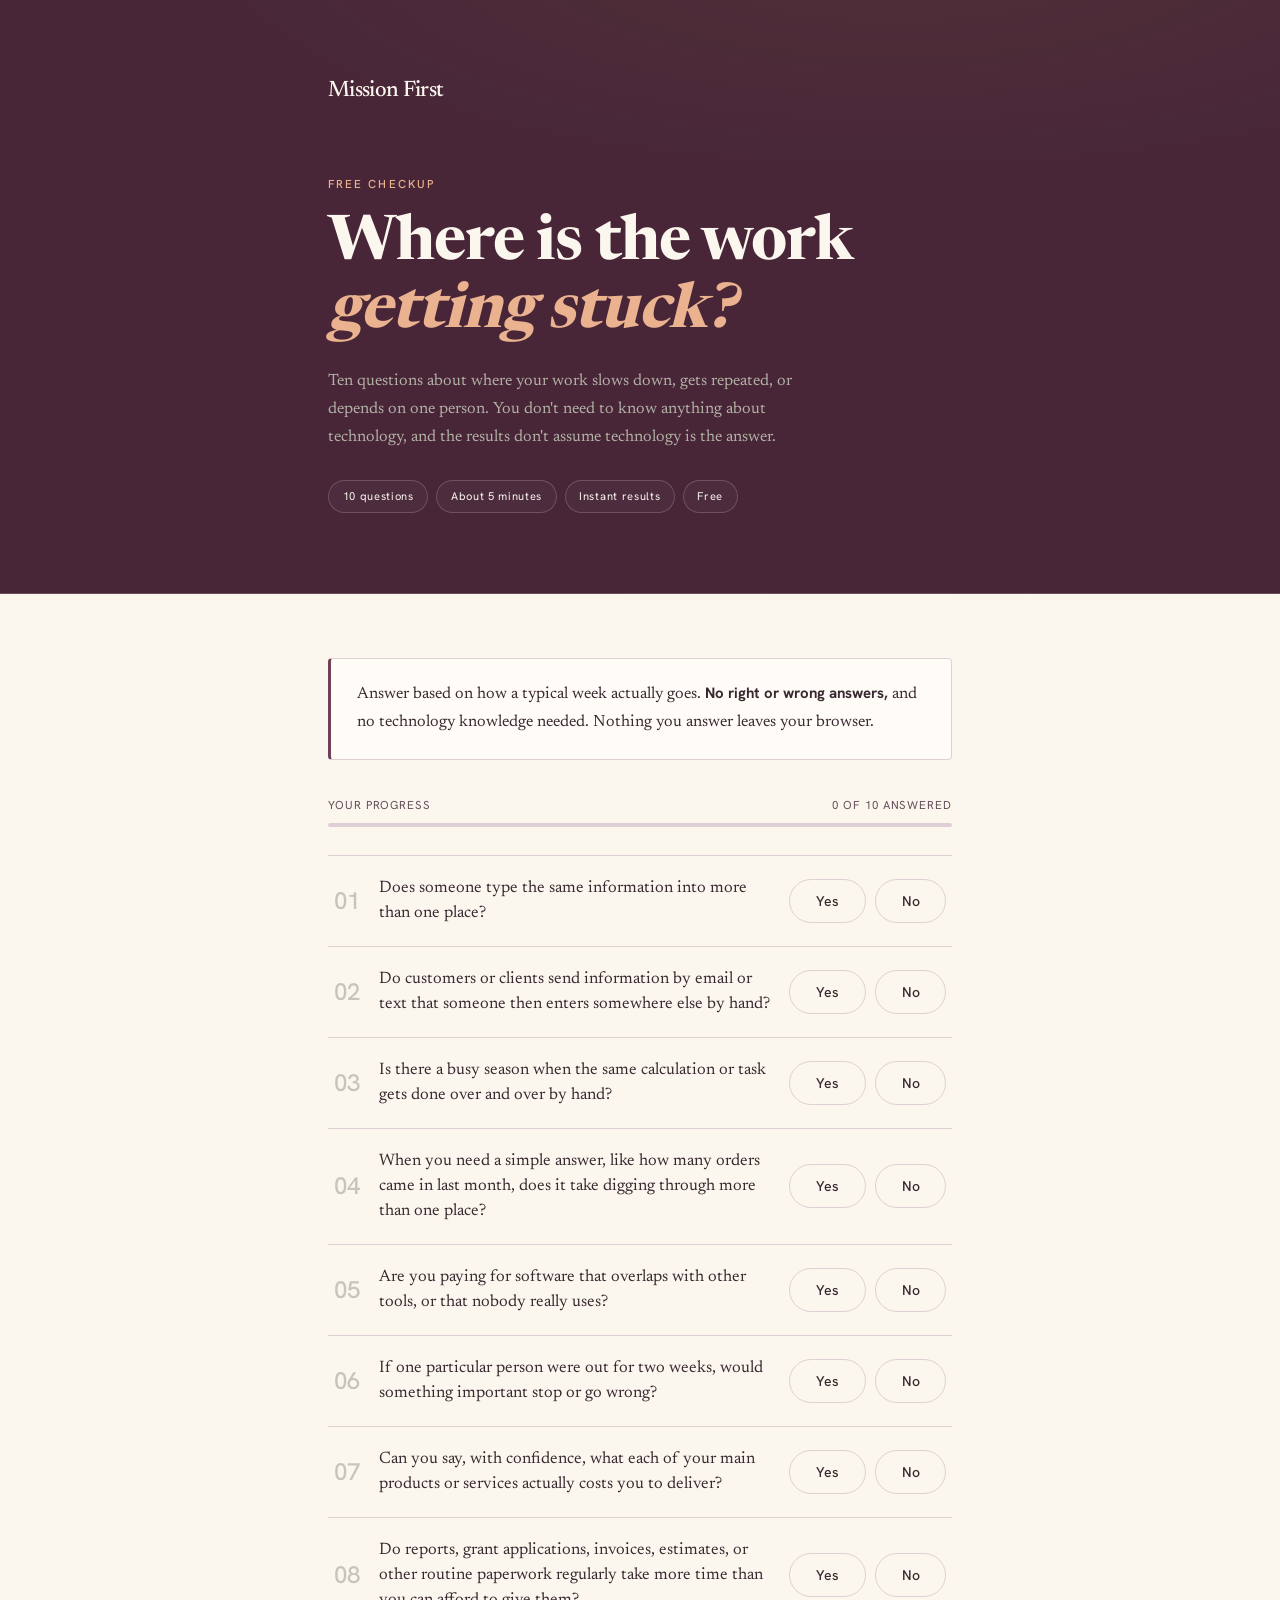
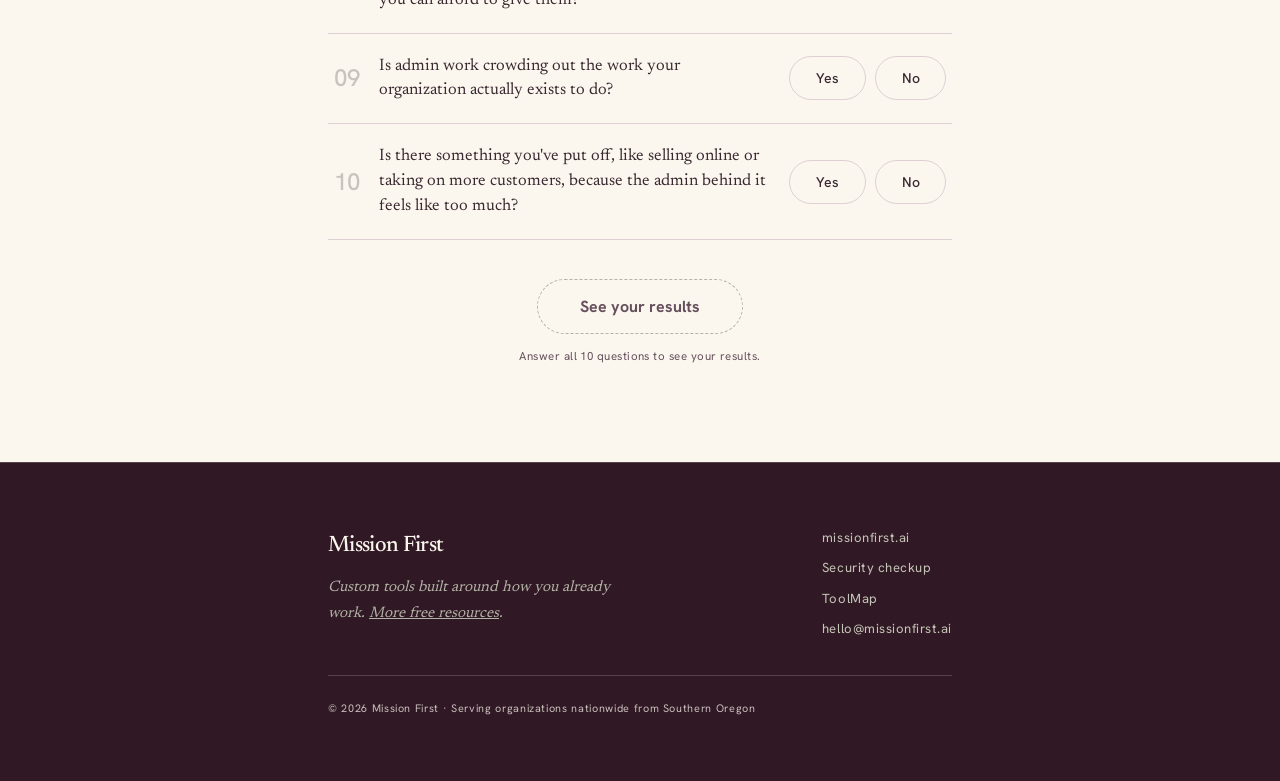
<file: stuck/index.html>
<!doctype html>
<html lang="en">
<head>
<meta charset="utf-8">
<meta name="viewport" content="width=device-width, initial-scale=1">
<title>Where is the work getting stuck? missionfirst.ai</title>
<meta name="description" content="Ten questions about where your work slows down, gets repeated, or depends on one person. You don&#39;t need to know anything about technology, and the results don&#39;t assume technology is the answer.">
<link rel="canonical" href="https://missionfirst.ai/stuck/">
<meta property="og:image" content="https://missionfirst.ai/assets/og-image.jpg">
<meta property="og:image:width" content="1200">
<meta property="og:image:height" content="630">
<meta property="og:image:alt" content="Mission First. Good technology starts with understanding the complexity of your work. Michelle Fradin testifying before the Oregon Legislature.">
<meta name="twitter:card" content="summary_large_image">
<link rel="icon" href="/favicon.svg" type="image/svg+xml">
<link rel="icon" href="/favicon-32.png" type="image/png" sizes="32x32">
<link rel="apple-touch-icon" href="/apple-touch-icon.png">
<meta property="og:title" content="Where is the work getting stuck? missionfirst.ai">
<meta property="og:description" content="Ten questions about where your work slows down, gets repeated, or depends on one person. Free, instant, nothing stored.">
<meta property="og:url" content="https://missionfirst.ai/stuck/">
<style>@font-face{font-family:'Newsreader';src:url('/fonts/Newsreader.woff2') format('woff2');font-weight:200 800;font-display:swap}@font-face{font-family:'Hanken Grotesk';src:url('/fonts/HankenGrotesk.woff2') format('woff2');font-weight:100 900;font-display:swap}</style>
<style>
:root {
  --mf-serif: 'Newsreader', Georgia, serif;
  --mf-display: 'Hanken Grotesk', system-ui, sans-serif;
  --mf-mono: 'Hanken Grotesk', system-ui, sans-serif;
  --dk-bg: #482638; --dk-surface: #301824; --dk-ink: #FBF6EE; --dk-muted: rgba(251,246,238,.75);
  --dk-accent: #EAB28F; --dk-border: rgba(251,246,238,.18);
  --lt-bg: #FBF6EE; --lt-surface: #FFFCF8; --lt-ink: #382830; --lt-muted: #65505C;
  --lt-accent: #704058; --lt-border: #DFD0D5;
  --radius: 4px;
}
* { margin: 0; padding: 0; box-sizing: border-box; }
html { scroll-behavior: smooth; }
body {
  font-family: var(--mf-serif);
  background: var(--lt-bg);
  color: var(--lt-ink);
  line-height: 1.7;
  -webkit-font-smoothing: antialiased;
  overflow-x: hidden;
}
a { color: inherit; }
.wrap { max-width: 720px; margin: 0 auto; padding: 0 clamp(1.25rem, 5vw, 3rem); }

/* wordmark lockup */
.mf-wordmark { font-family: var(--mf-serif); font-weight: 500; letter-spacing: -.03em; font-size: 1.4rem; text-transform: none; }
.mf-wordmark b { font-weight: 700; letter-spacing: .05em; }
.mf-wordmark i { font-style: normal; color: var(--dk-accent); }

/* ── header band (dark) ── */
.site-header {
  background:
    radial-gradient(1200px 400px at 70% -10%, rgba(201,168,48,.07), transparent 60%),
    var(--dk-bg);
  color: var(--dk-ink);
  padding: clamp(2.5rem, 7vw, 4.5rem) 0 clamp(3rem, 8vw, 5rem);
  border-bottom: 1px solid var(--dk-border);
}
.site-header .brand-row { display: flex; justify-content: space-between; align-items: baseline; margin-bottom: clamp(2.5rem, 6vw, 4rem); }
.site-header .brand-row a { text-decoration: none; }
/* results mode: collapse the hero so the score band leads */
body.results-mode .site-header { padding-bottom: clamp(1.5rem, 3vw, 2rem); }
body.results-mode .site-header .brand-row { margin-bottom: 0; }
body.results-mode .site-header .eyebrow,
body.results-mode .site-header h1,
body.results-mode .site-header .header-sub,
body.results-mode .site-header .header-pills { display: none; }
.eyebrow {
  font-family: var(--mf-mono); font-size: .72rem; font-weight: 500;
  letter-spacing: .18em; text-transform: uppercase; color: var(--dk-accent);
  margin-bottom: 1.1rem;
}
.site-header h1 {
  font-family: var(--mf-serif); font-weight: 700;
  font-size: clamp(2.4rem, 6.5vw, 3.9rem);
  line-height: 1.08; letter-spacing: -0.015em;
  max-width: 15ch;
}
.site-header h1 em { font-style: italic; color: var(--dk-accent); display: inline-block; }
.header-sub { margin-top: 1.4rem; font-size: 1.02rem; color: #b3b2a6; max-width: 52ch; }
.header-pills { display: flex; flex-wrap: wrap; gap: .5rem; margin-top: 1.8rem; }
.pill {
  font-family: var(--mf-mono); font-size: .7rem; letter-spacing: .06em;
  color: var(--dk-ink); border: 1px solid var(--dk-border);
  border-radius: 999px; padding: .35rem .85rem; background: rgba(255,255,255,.03);
}

/* ── main ── */
main { padding: clamp(2.5rem, 6vw, 4rem) 0 clamp(4rem, 9vw, 6rem); }
.intro-card {
  background: var(--lt-surface); border: 1px solid var(--lt-border);
  border-left: 3px solid var(--lt-accent);
  border-radius: var(--radius); padding: 1.4rem 1.6rem; margin-bottom: 2.2rem;
  font-size: 1.02rem;
}
.intro-card strong { font-family: var(--mf-display); font-weight: 700; font-size: .92em; }

.progress-wrap { margin-bottom: 1.8rem; }
.progress-label {
  display: flex; justify-content: space-between;
  font-family: var(--mf-mono); font-size: .72rem; letter-spacing: .08em;
  text-transform: uppercase; color: var(--lt-muted); margin-bottom: .5rem;
}
.progress-track { height: 4px; background: var(--lt-border); border-radius: 2px; overflow: hidden; }
.progress-fill { height: 100%; width: 0%; background: var(--lt-accent); transition: width .3s ease-out; }

#questions-wrap { border-top: 1px solid var(--lt-border); }
.question-card {
  display: grid; grid-template-columns: auto 1fr auto; gap: 1.2rem; align-items: center;
  padding: 1.25rem .35rem; border-bottom: 1px solid var(--lt-border);
  transition: background .2s ease-out;
}
.question-card.answered .question-index { color: var(--lt-accent); }
.question-index {
  font-family: var(--mf-mono); font-weight: 500; font-size: 1.5rem;
  color: rgba(20,20,18,.22); min-width: 2ch; line-height: 1;
  transition: color .2s ease-out;
}
.question-text { font-size: 1.04rem; line-height: 1.5; }
.answer-buttons { display: flex; gap: .6rem; }
@media (max-width: 680px) {
  .question-card { grid-template-columns: auto 1fr; }
  .answer-buttons { grid-column: 2; }
}
.ans-btn {
  font-family: var(--mf-display); font-weight: 500; font-size: .88rem;
  padding: .6rem 1.6rem; border-radius: 999px; cursor: pointer;
  border: 1.5px solid var(--lt-border); background: transparent; color: var(--lt-ink);
  transition: all .18s ease-out; min-height: 44px;
}
.ans-btn:hover { border-color: var(--lt-accent); color: var(--lt-accent); }
.ans-btn:focus-visible { outline: 2px solid var(--lt-accent); outline-offset: 2px; }
.ans-btn.selected { background: var(--lt-ink); border-color: var(--lt-ink); color: var(--lt-bg); }

.submit-wrap { text-align: center; margin-top: 2.4rem; }
.btn-submit {
  font-family: var(--mf-display); font-weight: 700; font-size: 1rem;
  padding: 1rem 2.6rem; border-radius: 999px; border: none; cursor: pointer;
  background: var(--lt-ink); color: var(--lt-bg);
  transition: transform .18s ease-out, box-shadow .18s ease-out; min-height: 44px;
}
.btn-submit:hover:not(:disabled) { transform: translateY(-2px); box-shadow: 0 8px 24px rgba(20,20,18,.18); }
.btn-submit:focus-visible { outline: 2px solid var(--lt-accent); outline-offset: 3px; }
.btn-submit:disabled { background: transparent; color: var(--lt-muted); border: 1.5px dashed rgba(20,20,18,.3); cursor: not-allowed; }
.submit-hint { font-family: var(--mf-mono); font-size: .72rem; color: var(--lt-muted); margin-top: .8rem; letter-spacing: .04em; }

/* ── results ── */
#results { display: none; }
.result-score-band {
  background:
    radial-gradient(900px 300px at 50% 120%, rgba(201,168,48,.1), transparent 60%),
    var(--dk-bg);
  color: var(--dk-ink);
  border-radius: var(--radius); padding: clamp(3rem, 7vw, 4.5rem) clamp(2rem, 5vw, 3rem);
  text-align: center; margin-bottom: 1.6rem;
}
.result-score-num {
  font-family: var(--mf-serif); font-weight: 700; font-style: italic;
  font-size: clamp(6rem, 16vw, 9.5rem); line-height: .95; color: var(--dk-accent);
  letter-spacing: -0.02em;
}
.result-score-label {
  font-family: var(--mf-mono); font-size: .72rem; letter-spacing: .16em;
  text-transform: uppercase; color: var(--dk-muted); margin-top: .6rem;
}
.result-tier-label {
  display: inline-block; margin-top: 1.2rem;
  font-family: var(--mf-display); font-weight: 700; font-size: .95rem;
  border: 1px solid var(--dk-accent); color: var(--dk-accent);
  border-radius: 999px; padding: .45rem 1.3rem;
}
.result-body {
  background: var(--lt-surface); border: 1px solid var(--lt-border);
  border-radius: var(--radius); padding: clamp(1.5rem, 4vw, 2.2rem);
}
.result-headline {
  font-family: var(--mf-serif); font-weight: 700;
  font-size: clamp(1.35rem, 3.5vw, 1.7rem); line-height: 1.25;
  margin-bottom: 1rem; letter-spacing: -0.01em;
}
.result-body-text { color: #3a3934; font-size: .99rem; }
.result-body-text p + p { margin-top: .85rem; }
.result-body-text strong { color: var(--lt-ink); }

.cta-block {
  margin-top: 1.8rem; background: var(--lt-bg);
  border: 1px solid var(--lt-border); border-radius: var(--radius);
  padding: 1.5rem 1.6rem;
}
.cta-block h3 { font-family: var(--mf-display); font-weight: 700; font-size: 1.05rem; margin-bottom: 1rem; }
.cta-actions { display: flex; flex-direction: column; gap: .7rem; }
.btn-cta-primary {
  display: flex; align-items: center; justify-content: center; gap: .5rem;
  padding: .95rem 1.5rem; border-radius: 999px; text-decoration: none;
  background: var(--lt-ink); color: var(--lt-bg);
  font-family: var(--mf-display); font-weight: 700; font-size: .95rem;
  transition: transform .18s ease-out, box-shadow .18s ease-out; min-height: 44px;
}
.btn-cta-primary:hover { transform: translateY(-2px); box-shadow: 0 8px 24px rgba(20,20,18,.2); }
.btn-cta-primary:focus-visible { outline: 2px solid var(--lt-accent); outline-offset: 3px; }
.btn-cta-secondary {
  display: flex; align-items: center; justify-content: center;
  padding: .85rem 1.5rem; border-radius: 999px; text-decoration: none;
  border: 1.5px solid var(--lt-ink); color: var(--lt-ink);
  font-family: var(--mf-display); font-weight: 500; font-size: .9rem;
  transition: border-color .18s ease-out, color .18s ease-out; min-height: 44px;
}
.btn-cta-secondary:hover { border-color: var(--lt-accent); color: var(--lt-accent); }
.btn-cta-secondary:focus-visible { outline: 2px solid var(--lt-accent); outline-offset: 3px; }
.cta-note { font-size: .82rem; color: var(--lt-muted); margin-top: 1rem; line-height: 1.6; }
.cta-sig { display: inline-block; margin-top: .6rem; font-family: var(--mf-mono); font-size: .74rem; letter-spacing: .08em; text-transform: uppercase; color: var(--lt-accent); }

.risk-summary {
  margin-top: 1.8rem; padding: 1.2rem 1.4rem;
  background: rgba(138,111,20,.06); border-left: 3px solid var(--lt-accent);
  border-radius: var(--radius);
}
.risk-summary h4 {
  font-family: var(--mf-mono); font-size: .7rem; font-weight: 500;
  letter-spacing: .14em; text-transform: uppercase; color: var(--lt-ink);
  margin-bottom: .7rem;
}
.risk-summary ul + h4 { margin-top: 1.2rem; }
.risk-summary ul { list-style: none; }
.risk-summary li {
  font-size: .9rem; color: #3a3934; padding-left: 1.1rem; position: relative;
  margin-bottom: .35rem; line-height: 1.5;
}
.risk-summary li::before {
  content: ''; position: absolute; left: 0; top: .55em;
  width: 5px; height: 5px; border-radius: 50%; background: var(--lt-accent);
}
.btn-retake {
  display: inline-block; margin-top: 1.6rem;
  font-family: var(--mf-mono); font-size: .78rem; letter-spacing: .05em;
  padding: .6rem 1.4rem; border-radius: 999px; cursor: pointer;
  border: 1px solid var(--lt-border); background: transparent; color: var(--lt-muted);
  transition: all .18s ease-out;
}
.btn-retake:hover { border-color: var(--lt-accent); color: var(--lt-accent); }
.btn-retake:focus-visible { outline: 2px solid var(--lt-accent); outline-offset: 2px; }

/* ── proof section (dark band) ── */
.proof {
  background:
    radial-gradient(1000px 350px at 20% -10%, rgba(201,168,48,.06), transparent 60%),
    var(--dk-bg);
  color: var(--dk-ink);
  padding: clamp(3rem, 7vw, 5rem) 0;
}
.proof-header { margin-bottom: 2rem; }
.proof-header .eyebrow { color: var(--dk-accent); }
.proof-header h2 {
  font-family: var(--mf-serif); font-weight: 700;
  font-size: clamp(1.8rem, 4.8vw, 2.5rem); letter-spacing: -0.012em; line-height: 1.15;
}
.proof-grid { display: grid; gap: 0; border-top: 1px solid var(--dk-border); }
.proof-card {
  padding: 1.6rem .2rem; border-bottom: 1px solid var(--dk-border);
  display: grid; grid-template-columns: auto 1fr; gap: 1.2rem; align-items: start;
}
.proof-icon { width: 32px; height: 32px; color: var(--dk-accent); margin-top: .15rem; }
.proof-card h3 { font-family: var(--mf-display); font-weight: 700; font-size: 1.05rem; margin-bottom: .4rem; }
.proof-card p { font-size: .93rem; color: #b3b2a6; line-height: 1.65; max-width: 62ch; }

/* ── footer (dark) ── */
.site-footer {
  background: var(--dk-surface); color: var(--dk-ink);
  border-top: 1px solid var(--dk-border);
  padding: clamp(2.5rem, 6vw, 4rem) 0;
}
.footer-grid { display: grid; grid-template-columns: 1fr auto; gap: 2rem; align-items: start; }
.footer-tagline { font-family: var(--mf-serif); font-style: italic; color: #b3b2a6; font-size: .95rem; margin-top: .6rem; max-width: 34ch; }
.footer-links { display: grid; gap: .5rem; justify-items: start; }
.footer-links a {
  font-family: var(--mf-mono); font-size: .82rem; letter-spacing: .04em;
  color: #c6c5b9; text-decoration: none; transition: color .18s ease-out;
}
.footer-links a:hover, .footer-links a:focus-visible { color: var(--dk-accent); }
.footer-copy {
  margin-top: 2.2rem; padding-top: 1.4rem; border-top: 1px solid var(--dk-border);
  font-family: var(--mf-mono); font-size: .68rem; letter-spacing: .06em; color: var(--dk-muted);
}
@media (max-width: 560px) {
  .footer-grid { grid-template-columns: 1fr; }
  .answer-buttons { flex-direction: row; }
  .ans-btn { flex: 1; }
}
@media (prefers-reduced-motion: reduce) {
  * { transition: none !important; animation: none !important; }
}
</style>
<style>
.area-list { list-style: none; margin: 1.25rem 0 0; display: grid; gap: 1rem; }
.area-list li { background: var(--lt-surface); border: 1px solid var(--lt-border); border-left: 3px solid var(--dk-accent); border-radius: var(--radius); padding: 1rem 1.15rem; }
.area-list h3 { font-family: var(--mf-display); font-size: 1.05rem; font-weight: 700; color: var(--lt-ink); margin-bottom: .35rem; }
.area-list p { font-size: .98rem; color: #3a3934; }
.area-list p + p { margin-top: .4rem; }
.area-step { color: var(--lt-muted); }
.area-step strong { color: var(--lt-ink); }
.result-closing { margin-top: 1.25rem; }
</style>
</head>
<body>

<header class="site-header">
  <div class="wrap">
    <div class="brand-row">
      <a href="/" aria-label="Mission First home"><span class="mf-wordmark">Mission First</span></a>
    </div>
    <p class="eyebrow">Free checkup</p>
    <h1>Where is the work <em>getting stuck?</em></h1>
    <p class="header-sub">Ten questions about where your work slows down, gets repeated, or depends on one person. You don't need to know anything about technology, and the results don't assume technology is the answer.</p>
    <div class="header-pills">
      <div class="pill">10 questions</div>
      <div class="pill">About 5 minutes</div>
      <div class="pill">Instant results</div>
      <div class="pill">Free</div>
    </div>
  </div>
</header>

<main>
  <div class="wrap">

    <div id="checklist-view">
      <div class="intro-card">
        <p>Answer based on how a typical week actually goes. <strong>No right or wrong answers,</strong> and no technology knowledge needed. Nothing you answer leaves your browser.</p>
      </div>

      <div class="progress-wrap">
        <div class="progress-label">
          <span>Your progress</span>
          <span><span id="answered-count">0</span> of 10 answered</span>
        </div>
        <div class="progress-track"><div class="progress-fill" id="progress-fill"></div></div>
      </div>

      <div id="questions-wrap"></div>

      <div class="submit-wrap">
        <button class="btn-submit" id="submit-btn" onclick="showResults()" disabled>See your results</button>
        <p class="submit-hint" id="submit-hint">Answer all 10 questions to see your results.</p>
      </div>
    </div>

    <div id="results">
      <div class="result-score-band">
        <div class="result-score-label">Where your work is getting stuck</div>
        <div class="result-tier-label" id="result-tier-label"></div>
      </div>
      <div class="result-body">
        <h2 class="result-headline" id="result-headline"></h2>
        <div class="result-body-text" id="result-body-text"></div>

        <div class="cta-block">
          <h3>Want to talk it through?</h3>
          <div class="cta-actions">
            <a class="btn-cta-primary" href="/#contact">Tell us what's stuck</a>
            <a class="btn-cta-secondary" href="mailto:hello@missionfirst.ai">Email Mission First</a>
          </div>
          <p class="cta-note">It starts with a free half-hour call. Michelle reads every message personally, and replies usually arrive within two business days.<br><span class="cta-sig">Michelle Fradin · Mission First</span></p>
        </div>

        <div style="text-align:center;">
          <button class="btn-retake" onclick="retake()">Retake the checkup</button>
        </div>
      </div>
    </div>

  </div>
</main>

<footer class="site-footer">
  <div class="wrap">
    <div class="footer-grid">
      <div>
        <span class="mf-wordmark">Mission First</span>
        <p class="footer-tagline">Custom tools built around how you already work. <a href="/resources/">More free resources</a>.</p>
      </div>
      <nav class="footer-links" aria-label="Footer">
        <a href="/">missionfirst.ai</a>
        <a href="/security-checkup/">Security checkup</a>
        <a href="/toolmap/">ToolMap</a>
        <a href="mailto:hello@missionfirst.ai">hello@missionfirst.ai</a>
      </nav>
    </div>
    <p class="footer-copy">© 2026 Mission First · Serving organizations nationwide from Southern Oregon</p>
  </div>
</footer>

<script>
const QUESTIONS = [
  { text: "Does someone type the same information into more than one place?", signal: true, area: 'repeated' },
  { text: "Do customers or clients send information by email or text that someone then enters somewhere else by hand?", signal: true, area: 'repeated' },
  { text: "Is there a busy season when the same calculation or task gets done over and over by hand?", signal: true, area: 'repeated' },
  { text: "When you need a simple answer, like how many orders came in last month, does it take digging through more than one place?", signal: true, area: 'scattered' },
  { text: "Are you paying for software that overlaps with other tools, or that nobody really uses?", signal: true, area: 'scattered' },
  { text: "If one particular person were out for two weeks, would something important stop or go wrong?", signal: true, area: 'knowledge' },
  { text: "Can you say, with confidence, what each of your main products or services actually costs you to deliver?", signal: false, area: 'cost' },
  { text: "Do reports, grant applications, invoices, estimates, or other routine paperwork regularly take more time than you can afford to give them?", signal: true, area: 'admin' },
  { text: "Is admin work crowding out the work your organization actually exists to do?", signal: true, area: 'admin' },
  { text: "Is there something you've put off, like selling online or taking on more customers, because the admin behind it feels like too much?", signal: true, area: 'admin' },
];

const AREAS = [
  { key: 'repeated', name: 'Repeated work', means: 'The same information is handled more than once.',
    step: 'For one week, note every time someone types something that already exists somewhere else.' },
  { key: 'scattered', name: 'Scattered information', means: 'Answers live in more places than they need to.',
    step: 'List the tools you pay for and what each one is actually used for. <a href="/toolmap/">ToolMap</a> can help.' },
  { key: 'knowledge', name: 'Knowledge bottleneck', means: 'Important work depends on one person.',
    step: 'Ask that person to write down the three tasks only they know how to do.' },
  { key: 'cost', name: 'Cost and pricing clarity', means: 'You may not know what each product or service really costs you.',
    step: 'Pick one product and add up materials, time, and packaging for a single batch.' },
  { key: 'admin', name: 'Admin pressure', means: 'Admin is taking time from the work that matters.',
    step: 'List your recurring admin tasks and roughly how long each takes in a typical week.' },
];

const RESULTS = [
  { range: [0, 0], tierLabel: 'Nothing stuck here', headline: 'Nothing in these ten questions looks stuck.' },
  { range: [1, 2], tierLabel: 'One or two spots', headline: 'Your work is getting stuck in one or two specific places.' },
  { range: [3, 5], tierLabel: 'Several spots', headline: 'Several parts of your work are carrying extra weight.' },
];

const CLOSING = 'These are starting points, not a prescription. Sometimes the answer is a simpler process, sometimes a tool you already have, sometimes something built for you, and sometimes no new technology at all.';

const answers = new Array(QUESTIONS.length).fill(null);
const wrap = document.getElementById('questions-wrap');

QUESTIONS.forEach((q, i) => {
  const card = document.createElement('div');
  card.className = 'question-card';
  card.id = `q-${i}`;
  card.innerHTML = `
    <div class="question-index" aria-hidden="true">${String(i + 1).padStart(2, '0')}</div>
    <div class="question-text">${q.text}</div>
    <div class="answer-buttons" role="group" aria-label="Question ${i + 1}">
      <button class="ans-btn" onclick="answer(${i}, true)" type="button">Yes</button>
      <button class="ans-btn" onclick="answer(${i}, false)" type="button">No</button>
    </div>`;
  wrap.appendChild(card);
});

function answer(idx, isYes) {
  answers[idx] = isYes;
  const card = document.getElementById(`q-${idx}`);
  card.classList.add('answered');
  const [yesBtn, noBtn] = card.querySelectorAll('.ans-btn');
  yesBtn.classList.toggle('selected', isYes);
  noBtn.classList.toggle('selected', !isYes);
  updateProgress();
}

function updateProgress() {
  const done = answers.filter(a => a !== null).length;
  document.getElementById('answered-count').textContent = done;
  document.getElementById('progress-fill').style.width = (done / QUESTIONS.length * 100) + '%';
  document.getElementById('submit-btn').disabled = done < QUESTIONS.length;
  if (done >= QUESTIONS.length) {
    document.getElementById('submit-hint').textContent = 'All 10 answered. You can see your results.';
  }
}

function flaggedAreas() {
  const keys = new Set(QUESTIONS.filter((q, i) => answers[i] === q.signal).map(q => q.area));
  return AREAS.filter(a => keys.has(a.key));
}

function showResults() {
  const flagged = flaggedAreas();
  const tier = RESULTS.find(r => flagged.length >= r.range[0] && flagged.length <= r.range[1]);
  document.getElementById('result-tier-label').textContent = tier.tierLabel;
  document.getElementById('result-headline').textContent = tier.headline;
  const list = flagged.length
    ? '<ul class="area-list">' + flagged.map(a =>
        `<li data-area="${a.key}"><h3>${a.name}</h3><p>${a.means}</p><p class="area-step"><strong>A first step:</strong> ${a.step}</p></li>`).join('') + '</ul>'
    : '';
  document.getElementById('result-body-text').innerHTML = list + `<p class="result-closing">${CLOSING}</p>`;
  document.getElementById('checklist-view').style.display = 'none';
  document.getElementById('results').style.display = 'block';
  document.body.classList.add('results-mode');
  window.scrollTo({ top: 0, behavior: 'smooth' });
}

function retake() {
  answers.fill(null);
  document.querySelectorAll('.question-card').forEach(c => {
    c.classList.remove('answered');
    c.querySelectorAll('.ans-btn').forEach(b => b.classList.remove('selected'));
  });
  document.getElementById('results').style.display = 'none';
  document.getElementById('checklist-view').style.display = 'block';
  document.body.classList.remove('results-mode');
  document.getElementById('answered-count').textContent = '0';
  document.getElementById('progress-fill').style.width = '0%';
  document.getElementById('submit-btn').disabled = true;
  document.getElementById('submit-hint').textContent = 'Answer all 10 questions to see your results.';
  window.scrollTo({ top: 0, behavior: 'smooth' });
}
</script>
</body>
</html>
</file>
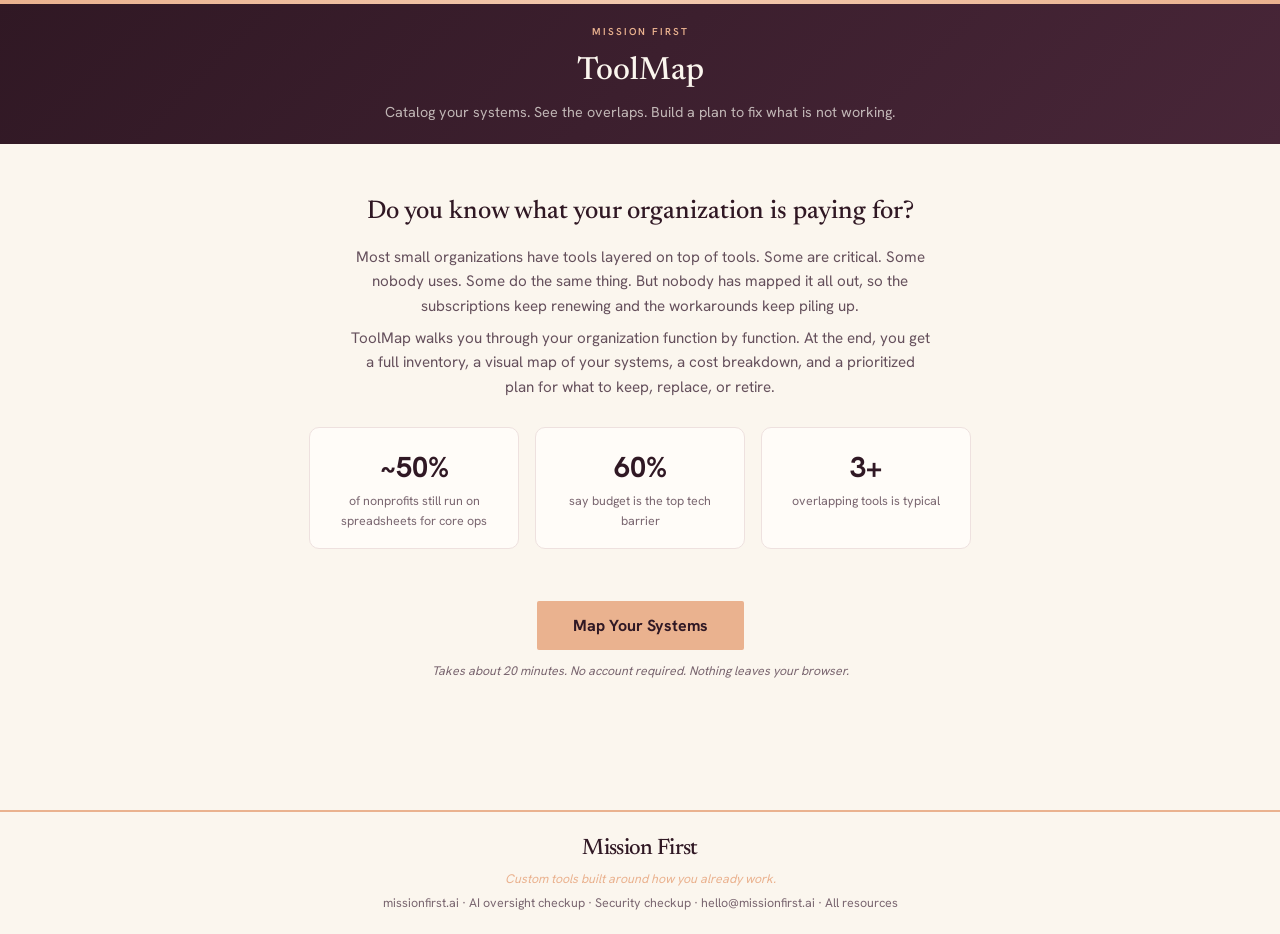
<file: toolmap/index.html>
<!DOCTYPE html>
<html lang="en">
<head>
<meta charset="UTF-8">
<meta name="viewport" content="width=device-width, initial-scale=1.0">
<meta name="theme-color" content="#1a1a18">
<title>ToolMap. Systems Inventory and Migration Planner. missionfirst.ai</title>
<meta name="description" content="List every system you pay for and see where they overlap. You leave with a plan for what to keep, replace, or retire.">
<link rel="canonical" href="https://missionfirst.ai/toolmap/">
<meta property="og:image" content="https://missionfirst.ai/assets/og-image.jpg">
<meta property="og:image:width" content="1200">
<meta property="og:image:height" content="630">
<meta property="og:image:alt" content="Mission First. Good technology starts with understanding the complexity of your work. Michelle Fradin testifying before the Oregon Legislature.">
<meta name="twitter:card" content="summary_large_image">
<link rel="icon" href="/favicon.svg" type="image/svg+xml">
<link rel="icon" href="/favicon-32.png" type="image/png" sizes="32x32">
<link rel="apple-touch-icon" href="/apple-touch-icon.png">
<style>
@font-face{font-family:'Newsreader';src:url('/fonts/Newsreader.woff2') format('woff2');font-weight:200 800;font-display:swap}@font-face{font-family:'Hanken Grotesk';src:url('/fonts/HankenGrotesk.woff2') format('woff2');font-weight:100 900;font-display:swap}
*,*::before,*::after{box-sizing:border-box;margin:0;padding:0}
:root{
  --green-deep:#301824;--green:#482638;--green-mid:#704058;--green-light:#EEE1DF;
  --gold:#EAB28F;--gold-light:#F2C9AE;--gold-pale:#FBF6EE;
  --cream:#FBF6EE;--cream-dark:#EEE1DF;--white:#FFFCF8;
  --text-dark:#382830;--text-mid:#65505C;--text-light:#7A6670;
  --red:#DC2626;--red-light:#FEE2E2;--orange:#EA580C;--orange-light:#FED7AA;
  --blue:#2563EB;--blue-light:#DBEAFE;
}
html{scroll-behavior:smooth}
body{font-family:'Hanken Grotesk',system-ui,sans-serif;background:var(--cream);color:var(--text-dark);font-size:15px;line-height:1.6;min-height:100vh}

.site-header{background:linear-gradient(135deg,var(--green-deep),var(--green));color:var(--cream);position:relative}
.site-header::before{content:'';display:block;height:4px;background:linear-gradient(90deg,var(--gold),var(--gold-light),var(--gold))}
.header-inner{max-width:880px;margin:0 auto;padding:20px 24px;text-align:center}
.header-brand{font-size:10px;color:var(--gold);letter-spacing:2px;text-transform:uppercase;font-weight:600}
.header-title{font-family:'Hanken Grotesk',system-ui,sans-serif;font-size:2rem;font-weight:700;margin:6px 0 4px}
.header-sub{font-size:0.9rem;color:rgba(250,247,240,0.7);max-width:540px;margin:0 auto}

.container{max-width:880px;margin:0 auto;padding:24px}

/* Welcome */
.welcome{text-align:center;padding:48px 24px}
.welcome h2{font-family:'Hanken Grotesk',system-ui,sans-serif;font-size:1.6rem;color:var(--green-deep);margin-bottom:12px}
.welcome p{color:var(--text-mid);max-width:580px;margin:0 auto 8px;font-size:0.95rem}
.stat-row{display:flex;flex-wrap:wrap;justify-content:center;gap:16px;margin:28px 0}
.stat-card{background:var(--white);border:1px solid var(--green-light);border-radius:10px;padding:16px 20px;min-width:150px;flex:1;max-width:210px}
.stat-card .num{font-size:1.8rem;font-weight:700;color:var(--green-deep)}
.stat-card .label{font-size:0.78rem;color:var(--text-light);margin-top:2px}
.start-btn{display:inline-block;background:var(--gold);color:var(--green-deep);border:none;padding:14px 36px;border-radius:2px;font-size:1rem;font-weight:700;cursor:pointer;margin-top:24px;transition:background 0.2s}
.start-btn:hover{background:var(--gold-light)}
.welcome .note{font-size:0.78rem;color:var(--text-light);margin-top:12px;font-style:italic}

/* Progress */
.progress-wrap{background:var(--cream-dark);padding:12px 24px;position:sticky;top:0;z-index:40;border-bottom:1px solid var(--green-light);display:none}
.progress-inner{max-width:880px;margin:0 auto;display:flex;align-items:center;gap:12px}
.progress-label{font-size:0.78rem;color:var(--text-mid);font-weight:600;white-space:nowrap}
.progress-track{flex:1;height:8px;background:var(--cream-dark);border-radius:4px;border:1px solid var(--green-light);overflow:hidden}
.progress-fill{height:100%;background:linear-gradient(90deg,var(--gold),var(--gold-light));border-radius:4px;transition:width 0.4s ease}

/* Inventory Steps */
.inv-step{display:none}
.inv-step.active{display:block}
.step-header{background:var(--green-deep);color:var(--cream);padding:16px 20px;border-radius:10px 10px 0 0;display:flex;align-items:center;gap:12px}
.step-icon{font-size:1.4rem}
.step-name{font-family:'Hanken Grotesk',system-ui,sans-serif;font-size:1.15rem;font-weight:600}
.step-desc{font-size:0.8rem;color:rgba(250,247,240,0.65);margin-top:2px}
.step-body{background:var(--white);border:1px solid var(--green-light);border-top:none;border-radius:0 0 10px 10px;padding:20px}

.tool-entry{background:var(--cream);border:1px solid var(--cream-dark);border-radius:8px;padding:14px;margin-bottom:10px}
.tool-row{display:grid;grid-template-columns:1fr 1fr;gap:10px;margin-bottom:8px}
.tool-row-3{display:grid;grid-template-columns:1fr 1fr 1fr;gap:10px;margin-bottom:8px}
.tool-field label{font-size:0.78rem;font-weight:600;color:var(--green);display:block;margin-bottom:3px}
.tool-field input,.tool-field select{width:100%;padding:7px 10px;border:1px solid var(--cream-dark);border-radius:6px;font-family:inherit;font-size:0.85rem}
.tool-field input:focus,.tool-field select:focus{outline:none;border-color:var(--gold)}
.remove-tool{font-size:0.78rem;color:var(--red);cursor:pointer;border:none;background:none;font-weight:600;padding:4px 0}
.remove-tool:hover{text-decoration:underline}
.add-tool-btn{display:inline-flex;align-items:center;gap:6px;background:var(--green-light);color:var(--green-deep);border:none;padding:8px 16px;border-radius:8px;font-size:0.85rem;font-weight:600;cursor:pointer;margin-top:4px;transition:background 0.2s}
.add-tool-btn:hover{background:var(--gold-pale)}
.common-tools{margin-top:12px;padding-top:12px;border-top:1px solid var(--cream-dark)}
.common-label{font-size:0.78rem;color:var(--text-light);margin-bottom:6px}
.common-chips{display:flex;flex-wrap:wrap;gap:6px}
.chip{padding:5px 12px;border-radius:20px;border:1px solid var(--cream-dark);font-size:0.78rem;cursor:pointer;transition:all 0.15s;background:var(--white)}
.chip:hover{border-color:var(--gold);background:var(--gold-pale)}

.nav-row{display:flex;justify-content:space-between;margin-top:24px;gap:12px}
.nav-btn{padding:10px 24px;border-radius:8px;font-size:0.9rem;font-weight:600;cursor:pointer;border:none;transition:all 0.2s}
.btn-back{background:var(--cream-dark);color:var(--text-mid)}
.btn-back:hover{background:var(--cream)}
.btn-next{background:var(--gold);color:var(--green-deep)}
.btn-next:hover{background:var(--gold-light)}

/* Results */
#results{display:none}
.results-section{margin-bottom:24px}
.rs-title{font-family:'Hanken Grotesk',system-ui,sans-serif;font-size:1.2rem;color:var(--green-deep);margin-bottom:12px;display:flex;align-items:center;gap:8px}

/* Cost Summary */
.cost-hero{display:grid;grid-template-columns:1fr 1fr 1fr;gap:16px;margin-bottom:16px}
.cost-card{background:var(--white);border:1px solid var(--green-light);border-radius:10px;padding:16px;text-align:center}
.cost-card .val{font-size:1.6rem;font-weight:700;color:var(--green-deep)}
.cost-card .lbl{font-size:0.78rem;color:var(--text-light);margin-top:2px}
.cost-table-wrap{max-width:100%;overflow-x:auto;-webkit-overflow-scrolling:touch}
.cost-table{width:100%;min-width:460px;border-collapse:collapse;font-size:0.88rem;background:var(--white);border-radius:8px;overflow:hidden;border:1px solid var(--green-light)}
.cost-table th{background:var(--green-deep);color:var(--cream);padding:8px 12px;text-align:left;font-size:0.78rem;text-transform:uppercase;letter-spacing:0.3px}
.cost-table td{padding:8px 12px;border-bottom:1px solid var(--cream-dark)}
.cost-table tr:last-child td{border-bottom:none}
.status-badge{display:inline-block;padding:2px 8px;border-radius:4px;font-size:0.72rem;font-weight:700;text-transform:uppercase}
.badge-critical{background:var(--red-light);color:var(--red)}
.badge-useful{background:var(--blue-light);color:var(--blue)}
.badge-unused{background:var(--orange-light);color:var(--orange)}

/* Visual Map */
.map-grid{display:grid;grid-template-columns:repeat(auto-fill,minmax(220px,1fr));gap:12px}
.map-area{background:var(--white);border:1px solid var(--green-light);border-radius:10px;padding:16px;position:relative}
.map-area-title{font-weight:700;font-size:0.85rem;color:var(--green-deep);margin-bottom:8px;display:flex;align-items:center;gap:6px}
.map-tool{font-size:0.82rem;padding:4px 0;color:var(--text-mid);display:flex;align-items:center;gap:6px}
.map-tool .dot{width:8px;height:8px;border-radius:50%;flex-shrink:0}
.dot-critical{background:var(--red)}
.dot-useful{background:var(--blue)}
.dot-unused{background:var(--orange)}
.map-empty{font-size:0.8rem;color:var(--red);font-style:italic;font-weight:500}
.map-overlap{background:var(--orange-light);color:var(--orange);font-size:0.72rem;font-weight:700;padding:2px 8px;border-radius:4px;position:absolute;top:10px;right:10px}

/* Findings */
.finding-card{background:var(--white);border-radius:10px;border:1px solid var(--green-light);padding:16px;margin-bottom:10px;display:flex;gap:12px;align-items:flex-start}
.finding-icon{font-size:1.2rem;flex-shrink:0;margin-top:2px}
.finding-type{font-size:0.72rem;font-weight:700;text-transform:uppercase;letter-spacing:0.5px;margin-bottom:4px}
.type-overlap{color:var(--orange)}
.type-gap{color:var(--red)}
.type-risk{color:var(--red)}
.type-savings{color:var(--green-mid)}
.finding-text{font-size:0.88rem;color:var(--text-mid)}

/* Migration Plan */
.migration-card{background:var(--white);border:1px solid var(--green-light);border-radius:10px;margin-bottom:10px;overflow:hidden}
.mc-header{display:flex;align-items:center;gap:10px;padding:14px 16px;cursor:pointer}
.mc-priority{font-size:0.72rem;font-weight:700;padding:3px 10px;border-radius:4px;text-transform:uppercase;flex-shrink:0}
.pri-1{background:var(--red-light);color:var(--red)}
.pri-2{background:var(--orange-light);color:var(--orange)}
.pri-3{background:var(--blue-light);color:var(--blue)}
.mc-title{flex:1;font-weight:600;font-size:0.9rem}
.mc-diff{font-size:0.78rem;color:var(--text-light);flex-shrink:0}
.mc-details{padding:0 16px 14px;display:none}
.mc-details.open{display:block}
.mc-meta{display:flex;gap:16px;flex-wrap:wrap;margin-bottom:10px}
.mc-meta span{font-size:0.78rem;color:var(--text-light)}
.mc-meta strong{color:var(--text-mid)}
.mc-why{font-size:0.88rem;color:var(--text-mid);margin-bottom:10px}
.mc-checklist{list-style:none;padding:0}
.mc-checklist li{display:flex;align-items:center;gap:8px;padding:5px 0;font-size:0.85rem}
.mc-check{width:16px;height:16px;border:2px solid var(--green-mid);border-radius:4px;flex-shrink:0;cursor:pointer;display:flex;align-items:center;justify-content:center;transition:all 0.15s}
.mc-check.done{background:var(--green-mid);border-color:var(--green-mid)}
.mc-check.done::after{content:'✓';color:var(--white);font-size:11px;font-weight:700}

.results-footer{text-align:center;padding:24px;background:var(--green-deep);border-radius:10px;color:var(--cream)}
.results-footer h3{font-family:'Hanken Grotesk',system-ui,sans-serif;font-size:1.1rem;margin-bottom:6px}
.results-footer p{font-size:0.88rem;color:rgba(250,247,240,0.7);max-width:480px;margin:0 auto 14px}
.rf-buttons{display:flex;justify-content:center;gap:10px;flex-wrap:wrap}
.rf-btn{padding:10px 28px;border-radius:8px;font-size:0.9rem;font-weight:700;cursor:pointer;border:none;transition:all 0.2s;text-decoration:none;display:inline-block}
.rf-gold{background:var(--gold);color:var(--green-deep)}
.rf-gold:hover{background:var(--gold-light)}
.rf-outline{background:rgba(250,247,240,0.15);color:var(--cream);border:1px solid rgba(250,247,240,0.2)}
.rf-outline:hover{background:rgba(250,247,240,0.25)}

.site-footer{text-align:center;padding:20px;border-top:2px solid var(--gold);margin-top:32px}
.site-footer .brand{font-family:'Hanken Grotesk',system-ui,sans-serif;color:var(--green-deep);font-size:0.9rem;font-weight:600}
.site-footer .tagline{font-size:0.78rem;color:var(--gold);font-style:italic;margin-top:2px}
.site-footer .contact{font-size:0.78rem;color:var(--text-light);margin-top:4px}

@media(max-width:600px){
  .header-title{font-size:1.5rem}
  .tool-row,.tool-row-3{grid-template-columns:1fr}
  .cost-hero{grid-template-columns:1fr}
  .map-grid{grid-template-columns:1fr}
  .mc-meta{flex-direction:column;gap:4px}
}
@media print{
  .progress-wrap,.nav-row,.add-tool-btn,.remove-tool,.common-tools,.start-btn,.rf-outline,.mc-check,.chip{display:none!important}
  .site-header,.step-header,.mc-header,.map-area,.cost-table th{-webkit-print-color-adjust:exact;print-color-adjust:exact}
  .mc-details{display:block!important}
  body{font-size:11px}
}
.mf-wordmark{font-family:'Newsreader',Georgia,serif;font-weight:500;font-size:1.4rem;letter-spacing:-.03em;text-transform:none}
.mf-wordmark b{font-weight:700;letter-spacing:.05em;}
.mf-wordmark i{font-style:normal;color:#8a6f14;}
.site-footer .contact a{color:var(--text-light);text-decoration:none;border-bottom:1px solid transparent}
.site-footer .contact a:hover{color:var(--gold);border-bottom-color:var(--gold)}
h1,h2,h3,.header-title{font-family:'Newsreader',Georgia,serif !important;font-weight:500 !important}
button{font-family:inherit}
</style>
</head>
<body>

<header class="site-header">
  <div class="header-inner">
    <div class="header-brand">Mission First</div>
    <h1 class="header-title">ToolMap</h1>
    <p class="header-sub">Catalog your systems. See the overlaps. Build a plan to fix what is not working.</p>
  </div>
</header>

<div id="welcome" class="container welcome">
  <h2>Do you know what your organization is paying for?</h2>
  <p>Most small organizations have tools layered on top of tools. Some are critical. Some nobody uses. Some do the same thing. But nobody has mapped it all out, so the subscriptions keep renewing and the workarounds keep piling up.</p>
  <p>ToolMap walks you through your organization function by function. At the end, you get a full inventory, a visual map of your systems, a cost breakdown, and a prioritized plan for what to keep, replace, or retire.</p>
  <div class="stat-row">
    <div class="stat-card"><div class="num">~50%</div><div class="label">of nonprofits still run on spreadsheets for core ops</div></div>
    <div class="stat-card"><div class="num">60%</div><div class="label">say budget is the top tech barrier</div></div>
    <div class="stat-card"><div class="num">3+</div><div class="label">overlapping tools is typical</div></div>
  </div>
  <button class="start-btn" onclick="startInventory()">Map Your Systems</button>
  <div class="note">Takes about 20 minutes. No account required. Nothing leaves your browser.</div>
</div>

<div id="progressBar" class="progress-wrap">
  <div class="progress-inner">
    <span class="progress-label" id="progressLabel">Area 1 of 8</span>
    <div class="progress-track"><div class="progress-fill" id="progressFill" style="width:0%"></div></div>
  </div>
</div>

<div id="stepsContainer" class="container"></div>
<div id="results" class="container"></div>

<div class="site-footer">
  <div class="brand"><span class="mf-wordmark">Mission First</span></div>
  <div class="tagline">Custom tools built around how you already work.</div>
  <div class="contact"><a href="https://missionfirst.ai/">missionfirst.ai</a> · <a href="https://missionfirst.ai/readiness/">AI oversight checkup</a> · <a href="https://missionfirst.ai/security-checkup/">Security checkup</a> · <a href="mailto:hello@missionfirst.ai">hello@missionfirst.ai</a> · <a href="https://missionfirst.ai/resources/">All resources</a></div>
</div>

<script>
const AREAS = [
  {id:'org',icon:'🏢',name:'Your Organization',desc:'Basic info to personalize your report.',type:'info'},
  {id:'comms',icon:'📧',name:'Communications',desc:'Email, messaging, newsletters, social media.',
    common:['Gmail','Google Workspace','Microsoft 365 / Outlook','Mailchimp','Constant Contact','Slack','Microsoft Teams','Zoom','Facebook','Instagram','Hootsuite','Buffer','Canva']},
  {id:'donor',icon:'💝',name:'Donor and Fundraising',desc:'Donor tracking, giving, campaigns, thank-you letters.',
    common:['Bloomerang','Little Green Light','DonorPerfect','Network for Good','PayPal','Stripe','GoFundMe','GiveButter','Spreadsheet (manual tracking)','No system in place']},
  {id:'finance',icon:'💰',name:'Finance and Accounting',desc:'Bookkeeping, payroll, budgets, expense tracking.',
    common:['QuickBooks','Wave','Xero','FreshBooks','ADP','Gusto','Spreadsheet (manual tracking)','Paper records','No system in place']},
  {id:'programs',icon:'📊',name:'Program Delivery and Data',desc:'Client tracking, case management, program outcomes, reporting.',
    common:['Salesforce','Apricot','ETO','Survey Monkey','Google Forms','Spreadsheet (manual tracking)','Paper records','No system in place']},
  {id:'files',icon:'📁',name:'File Storage and Documents',desc:'Where files live. Shared drives, cloud storage, local machines.',
    common:['Google Drive','OneDrive','Dropbox','SharePoint','Box','USB drives','Local hard drives','Paper files','No central system']},
  {id:'hr',icon:'👥',name:'HR and Operations',desc:'Staff records, scheduling, time tracking, onboarding.',
    common:['BambooHR','Gusto','Deputy','When I Work','Google Calendar','Spreadsheet (manual tracking)','Paper records','No system in place']},
  {id:'website',icon:'🌐',name:'Website and Public Presence',desc:'Your website, domain, hosting, online listings.',
    common:['WordPress','Squarespace','Wix','GoDaddy','Google Sites','GitHub Pages','Netlify','No website','Facebook page only']}
];

let inventory = {};
let orgInfo = {};

function startInventory(){
  document.getElementById('welcome').style.display='none';
  document.getElementById('progressBar').style.display='block';
  buildSteps();
  showStep(0);
}

function buildSteps(){
  const c=document.getElementById('stepsContainer');
  c.innerHTML='';
  AREAS.forEach((area,ai)=>{
    let h=`<div class="inv-step" id="step-${ai}">
      <div class="step-header"><span class="step-icon">${area.icon}</span><div><div class="step-name">${area.name}</div><div class="step-desc">${area.desc}</div></div></div>
      <div class="step-body">`;

    if(area.type==='info'){
      h+=`<div class="tool-row"><div class="tool-field"><label>Organization name</label><input type="text" id="org-name" onchange="orgInfo.name=this.value"></div>
        <div class="tool-field"><label>Number of staff</label><input type="text" id="org-size" placeholder="e.g. 8" onchange="orgInfo.size=this.value"></div></div>
        <div class="tool-row"><div class="tool-field"><label>Annual operating budget (approximate)</label><input type="text" id="org-budget" placeholder="e.g. $350,000" onchange="orgInfo.budget=this.value"></div>
        <div class="tool-field"><label>Who manages technology decisions?</label><input type="text" id="org-tech" placeholder="Name or title" onchange="orgInfo.techLead=this.value"></div></div>`;
    } else {
      if(!inventory[area.id]) inventory[area.id]=[];
      h+=`<div id="tools-${area.id}"></div>
        <button class="add-tool-btn" onclick="addTool('${area.id}')">+ Add a Tool</button>
        <div class="common-tools"><div class="common-label">Common tools for this area (click to add):</div><div class="common-chips">`;
      area.common.forEach(t=>{
        h+=`<span class="chip" onclick="addToolWithName('${area.id}','${t.replace(/'/g,"\\'")}')">${t}</span>`;
      });
      h+=`</div></div>`;
    }

    h+=`</div><div class="nav-row">`;
    if(ai>0) h+=`<button class="nav-btn btn-back" onclick="showStep(${ai-1})">Back</button>`;
    else h+=`<div></div>`;
    if(ai<AREAS.length-1) h+=`<button class="nav-btn btn-next" onclick="showStep(${ai+1})">Next Area</button>`;
    else h+=`<button class="nav-btn btn-next" onclick="generateReport()">Generate My Report</button>`;
    h+=`</div></div>`;
    c.innerHTML+=h;
  });
}

function showStep(idx){
  document.querySelectorAll('.inv-step').forEach(el=>el.classList.remove('active'));
  document.getElementById(`step-${idx}`).classList.add('active');
  document.getElementById('progressFill').style.width=((idx)/AREAS.length*100)+'%';
  document.getElementById('progressLabel').textContent=`Area ${idx+1} of ${AREAS.length}`;
  window.scrollTo({top:0});
}

function addTool(areaId,prefill=''){
  if(!inventory[areaId]) inventory[areaId]=[];
  const idx=inventory[areaId].length;
  inventory[areaId].push({name:prefill,users:'',cost:'',frequency:'monthly',status:'useful'});
  renderTools(areaId);
  if(prefill){
    document.getElementById(`t-${areaId}-${idx}-name`).value=prefill;
  }
}

function addToolWithName(areaId,name){
  const existing=inventory[areaId]||[];
  if(existing.some(t=>t.name===name)) return;
  addTool(areaId,name);
}

function renderTools(areaId){
  const wrap=document.getElementById(`tools-${areaId}`);
  const tools=inventory[areaId]||[];
  let h='';
  tools.forEach((t,i)=>{
    h+=`<div class="tool-entry" id="te-${areaId}-${i}">
      <div class="tool-row"><div class="tool-field"><label>Tool name</label><input type="text" id="t-${areaId}-${i}-name" value="${t.name}" onchange="updateTool('${areaId}',${i},'name',this.value)"></div>
      <div class="tool-field"><label>Who uses it?</label><input type="text" id="t-${areaId}-${i}-users" value="${t.users}" placeholder="e.g. All staff, ED only" onchange="updateTool('${areaId}',${i},'users',this.value)"></div></div>
      <div class="tool-row-3"><div class="tool-field"><label>Monthly cost</label><input type="text" id="t-${areaId}-${i}-cost" value="${t.cost}" placeholder="e.g. $12 or Free" onchange="updateTool('${areaId}',${i},'cost',this.value)"></div>
      <div class="tool-field"><label>Payment frequency</label><select onchange="updateTool('${areaId}',${i},'frequency',this.value)">
        <option value="monthly"${t.frequency==='monthly'?' selected':''}>Monthly</option>
        <option value="annual"${t.frequency==='annual'?' selected':''}>Annual</option>
        <option value="free"${t.frequency==='free'?' selected':''}>Free</option>
        <option value="included"${t.frequency==='included'?' selected':''}>Included in another tool</option></select></div>
      <div class="tool-field"><label>How critical is it?</label><select onchange="updateTool('${areaId}',${i},'status',this.value)">
        <option value="critical"${t.status==='critical'?' selected':''}>Critical. Cannot operate without it.</option>
        <option value="useful"${t.status==='useful'?' selected':''}>Useful but not essential.</option>
        <option value="unused"${t.status==='unused'?' selected':''}>Rarely or never used.</option></select></div></div>
      <button class="remove-tool" onclick="removeTool('${areaId}',${i})">Remove this tool</button>
    </div>`;
  });
  wrap.innerHTML=h;
}

function updateTool(areaId,idx,field,val){ inventory[areaId][idx][field]=val; }
function removeTool(areaId,idx){ inventory[areaId].splice(idx,1); renderTools(areaId); }

function parseCost(str){
  if(!str) return 0;
  const n=parseFloat(str.replace(/[^0-9.]/g,''));
  return isNaN(n)?0:n;
}

function getMonthlyCost(t){
  const c=parseCost(t.cost);
  if(t.frequency==='annual') return c/12;
  if(t.frequency==='free'||t.frequency==='included') return 0;
  return c;
}

function generateReport(){
  document.getElementById('stepsContainer').style.display='none';
  document.getElementById('progressBar').style.display='none';
  const out=document.getElementById('results');
  out.style.display='block';

  const allTools=[];
  const areaTools={};
  AREAS.forEach(a=>{
    if(a.type==='info') return;
    const tools=(inventory[a.id]||[]).filter(t=>t.name.trim());
    areaTools[a.id]={area:a,tools};
    tools.forEach(t=>allTools.push({...t,areaId:a.id,areaName:a.name,areaIcon:a.icon}));
  });

  let totalMonthly=0;
  allTools.forEach(t=>{ totalMonthly+=getMonthlyCost(t); });
  const totalAnnual=totalMonthly*12;
  const toolCount=allTools.length;
  const unusedTools=allTools.filter(t=>t.status==='unused');

  // Overlaps: tools appearing in multiple areas
  const toolAreas={};
  allTools.forEach(t=>{
    const key=t.name.toLowerCase().trim();
    if(!toolAreas[key]) toolAreas[key]={name:t.name,areas:[]};
    toolAreas[key].areas.push(t.areaName);
  });
  const multiAreaTools=Object.values(toolAreas).filter(t=>t.areas.length>1);

  // Gaps: areas with no tools
  const emptyAreas=AREAS.filter(a=>a.type!=='info'&&(!inventory[a.id]||inventory[a.id].filter(t=>t.name.trim()).length===0));

  // Single-person dependencies
  const singlePerson=allTools.filter(t=>{
    if(!t.users) return false;
    const u=t.users.toLowerCase();
    return t.status==='critical'&&!u.includes('all')&&!u.includes('team')&&!u.includes('staff')&&!u.includes('everyone');
  });

  // Findings
  const findings=[];
  unusedTools.forEach(t=>{
    findings.push({type:'savings',icon:'💰',text:`<strong>${t.name}</strong> in ${t.areaName} is marked as rarely or never used.${getMonthlyCost(t)>0?` It costs $${getMonthlyCost(t).toFixed(0)}/month. Consider canceling.`:' Consider removing it.'}`});
  });
  multiAreaTools.forEach(t=>{
    findings.push({type:'overlap',icon:'🔄',text:`<strong>${t.name}</strong> is used across multiple areas: ${t.areas.join(', ')}. This is not necessarily a problem, but make sure it is intentional and that it is the right tool for all of those functions.`});
  });
  emptyAreas.forEach(a=>{
    findings.push({type:'gap',icon:'⚠️',text:`<strong>${a.name}</strong> has no tools listed. This could mean you are handling this function manually, using paper, or it is covered by a tool you listed in another area. Either way, document it.`});
  });
  singlePerson.forEach(t=>{
    findings.push({type:'risk',icon:'🚨',text:`<strong>${t.name}</strong> is critical and appears to be managed by a single person (${t.users}). If that person leaves, your organization could lose access or institutional knowledge. Document credentials and train a backup.`});
  });

  // Migration recommendations
  const migrations=[];
  unusedTools.forEach(t=>{
    if(getMonthlyCost(t)>0){
      migrations.push({pri:1,title:`Cancel or replace ${t.name}`,diff:'Easy',budget:`Save $${(getMonthlyCost(t)*12).toFixed(0)}/year`,timeline:'This week',
        why:`${t.name} is marked as unused but costs $${getMonthlyCost(t).toFixed(0)}/month. That is $${(getMonthlyCost(t)*12).toFixed(0)} a year for something nobody is using.`,
        checklist:['Confirm with staff that nobody depends on it','Export or back up any data stored in it','Cancel the subscription','Remove it from your inventory','Redirect the budget to a higher-priority need']});
    }
  });
  singlePerson.forEach(t=>{
    migrations.push({pri:1,title:`Document and cross-train on ${t.name}`,diff:'Easy',budget:'Free',timeline:'This month',
      why:`${t.name} is critical to your operations and only ${t.users} knows how to use it. If they are unavailable, this function stops.`,
      checklist:['Have the primary user document login credentials in your password manager','Write a one-page guide covering the most common tasks','Train at least one other person on basic operations','Store documentation in a shared location','Review every 6 months']});
  });
  emptyAreas.forEach(a=>{
    migrations.push({pri:2,title:`Evaluate tools for ${a.name}`,diff:'Moderate',budget:'Varies by tool. Many start free.',timeline:'Next 30 days',
      why:`You have no system listed for ${a.name}. This likely means you are handling it manually or not at all. Determine if a tool would save time, reduce errors, or improve reporting.`,
      checklist:['List what tasks this function involves','Estimate how many hours per week are spent on it manually','Research 2 to 3 tools that fit (start with free options)','Test one for 30 days before committing','Document your decision either way']});
  });

  const overlapAreas={};
  Object.values(areaTools).forEach(({area,tools})=>{
    if(tools.length>2){
      const useful=tools.filter(t=>t.status!=='unused');
      if(useful.length>2){
        migrations.push({pri:2,title:`Consolidate tools in ${area.name}`,diff:'Moderate',budget:'Potential savings',timeline:'Next 60 days',
          why:`You have ${useful.length} active tools in ${area.name}. Check whether some of these could be consolidated into fewer systems to reduce complexity and cost.`,
          checklist:['List what each tool does that the others do not','Identify the one tool that covers the most needs','Determine what would be lost by dropping each of the others','If consolidation makes sense, plan the migration','Cancel redundant subscriptions after migration']});
      }
    }
  });

  migrations.sort((a,b)=>a.pri-b.pri);

  // Build HTML
  let html=`<div class="results-section">
    <div class="rs-title">💰 Cost Summary</div>
    <div class="cost-hero">
      <div class="cost-card"><div class="val">${toolCount}</div><div class="lbl">total tools</div></div>
      <div class="cost-card"><div class="val">$${totalMonthly.toFixed(0)}</div><div class="lbl">per month</div></div>
      <div class="cost-card"><div class="val">$${totalAnnual.toFixed(0)}</div><div class="lbl">per year</div></div>
    </div>`;

  if(allTools.length>0){
    html+=`<div class="cost-table-wrap"><table class="cost-table"><thead><tr><th>Tool</th><th>Area</th><th>Status</th><th>Monthly Cost</th><th>Users</th></tr></thead><tbody>`;
    allTools.sort((a,b)=>getMonthlyCost(b)-getMonthlyCost(a)).forEach(t=>{
      const badge=t.status==='critical'?'badge-critical':t.status==='unused'?'badge-unused':'badge-useful';
      html+=`<tr><td><strong>${t.name}</strong></td><td>${t.areaName}</td><td><span class="status-badge ${badge}">${t.status}</span></td><td>$${getMonthlyCost(t).toFixed(0)}</td><td>${t.users||'Not specified'}</td></tr>`;
    });
    html+=`</tbody></table></div>`;
  }
  html+=`</div>`;

  // Visual Map
  html+=`<div class="results-section"><div class="rs-title">🗺️ Systems Map</div><div class="map-grid">`;
  AREAS.forEach(a=>{
    if(a.type==='info') return;
    const tools=(inventory[a.id]||[]).filter(t=>t.name.trim());
    const hasOverlap=tools.length>2;
    html+=`<div class="map-area">${hasOverlap?'<span class="map-overlap">'+tools.length+' tools</span>':''}
      <div class="map-area-title">${a.icon} ${a.name}</div>`;
    if(tools.length===0){
      html+=`<div class="map-empty">No tools listed</div>`;
    } else {
      tools.forEach(t=>{
        const dc=t.status==='critical'?'dot-critical':t.status==='unused'?'dot-unused':'dot-useful';
        html+=`<div class="map-tool"><span class="dot ${dc}"></span>${t.name}</div>`;
      });
    }
    html+=`</div>`;
  });
  html+=`</div></div>`;

  // Findings
  if(findings.length>0){
    html+=`<div class="results-section"><div class="rs-title">🔍 Key Findings</div>`;
    findings.forEach(f=>{
      html+=`<div class="finding-card"><span class="finding-icon">${f.icon}</span><div><div class="finding-type type-${f.type}">${f.type}</div><div class="finding-text">${f.text}</div></div></div>`;
    });
    html+=`</div>`;
  }

  // Migration Plan
  if(migrations.length>0){
    html+=`<div class="results-section"><div class="rs-title">📋 Migration Plan</div>`;
    migrations.forEach((m,i)=>{
      html+=`<div class="migration-card"><div class="mc-header" onclick="toggleMC(${i})">
        <span class="mc-priority pri-${m.pri}">${m.pri===1?'High Priority':m.pri===2?'Medium':'Low'}</span>
        <span class="mc-title">${m.title}</span>
        <span class="mc-diff">${m.diff}</span>
      </div><div class="mc-details" id="mc-${i}">
        <div class="mc-meta"><span>💰 <strong>${m.budget}</strong></span><span>⏱ <strong>${m.timeline}</strong></span><span>📐 <strong>${m.diff}</strong></span></div>
        <div class="mc-why">${m.why}</div>
        <ul class="mc-checklist">`;
      m.checklist.forEach((c,ci)=>{
        html+=`<li><div class="mc-check" id="mcc-${i}-${ci}" onclick="event.stopPropagation();this.classList.toggle('done')"></div>${c}</li>`;
      });
      html+=`</ul></div></div>`;
    });
    html+=`</div>`;
  }

  if(findings.length===0&&migrations.length===0){
    html+=`<div class="results-section"><div class="rs-title">✅ Looking Good</div><p style="color:var(--text-mid)">No major overlaps, gaps, or risks detected based on what you entered. Review the systems map and cost table to make sure everything looks right. If it does, your tech stack is in decent shape.</p></div>`;
  }

  html+=`<div class="results-footer">
    <h3>Want help making sense of this?</h3>
    <p>Mission First helps small organizations untangle their systems and build a plan that fits their budget and capacity. Book a working session and we will walk through your ToolMap results together.</p>
    <div class="rf-buttons">
      <button class="rf-btn rf-gold" onclick="window.print()">Print / Save as PDF</button>
      <a class="rf-btn rf-outline" href="mailto:hello@missionfirst.ai?subject=ToolMap%20Results%20-%20Book%20a%20Session">Email Michelle</a>
    </div>
  </div>`;

  out.innerHTML=html;
  window.scrollTo({top:0});
}

function toggleMC(i){document.getElementById(`mc-${i}`).classList.toggle('open')}
</script>

</body>
</html>
</file>
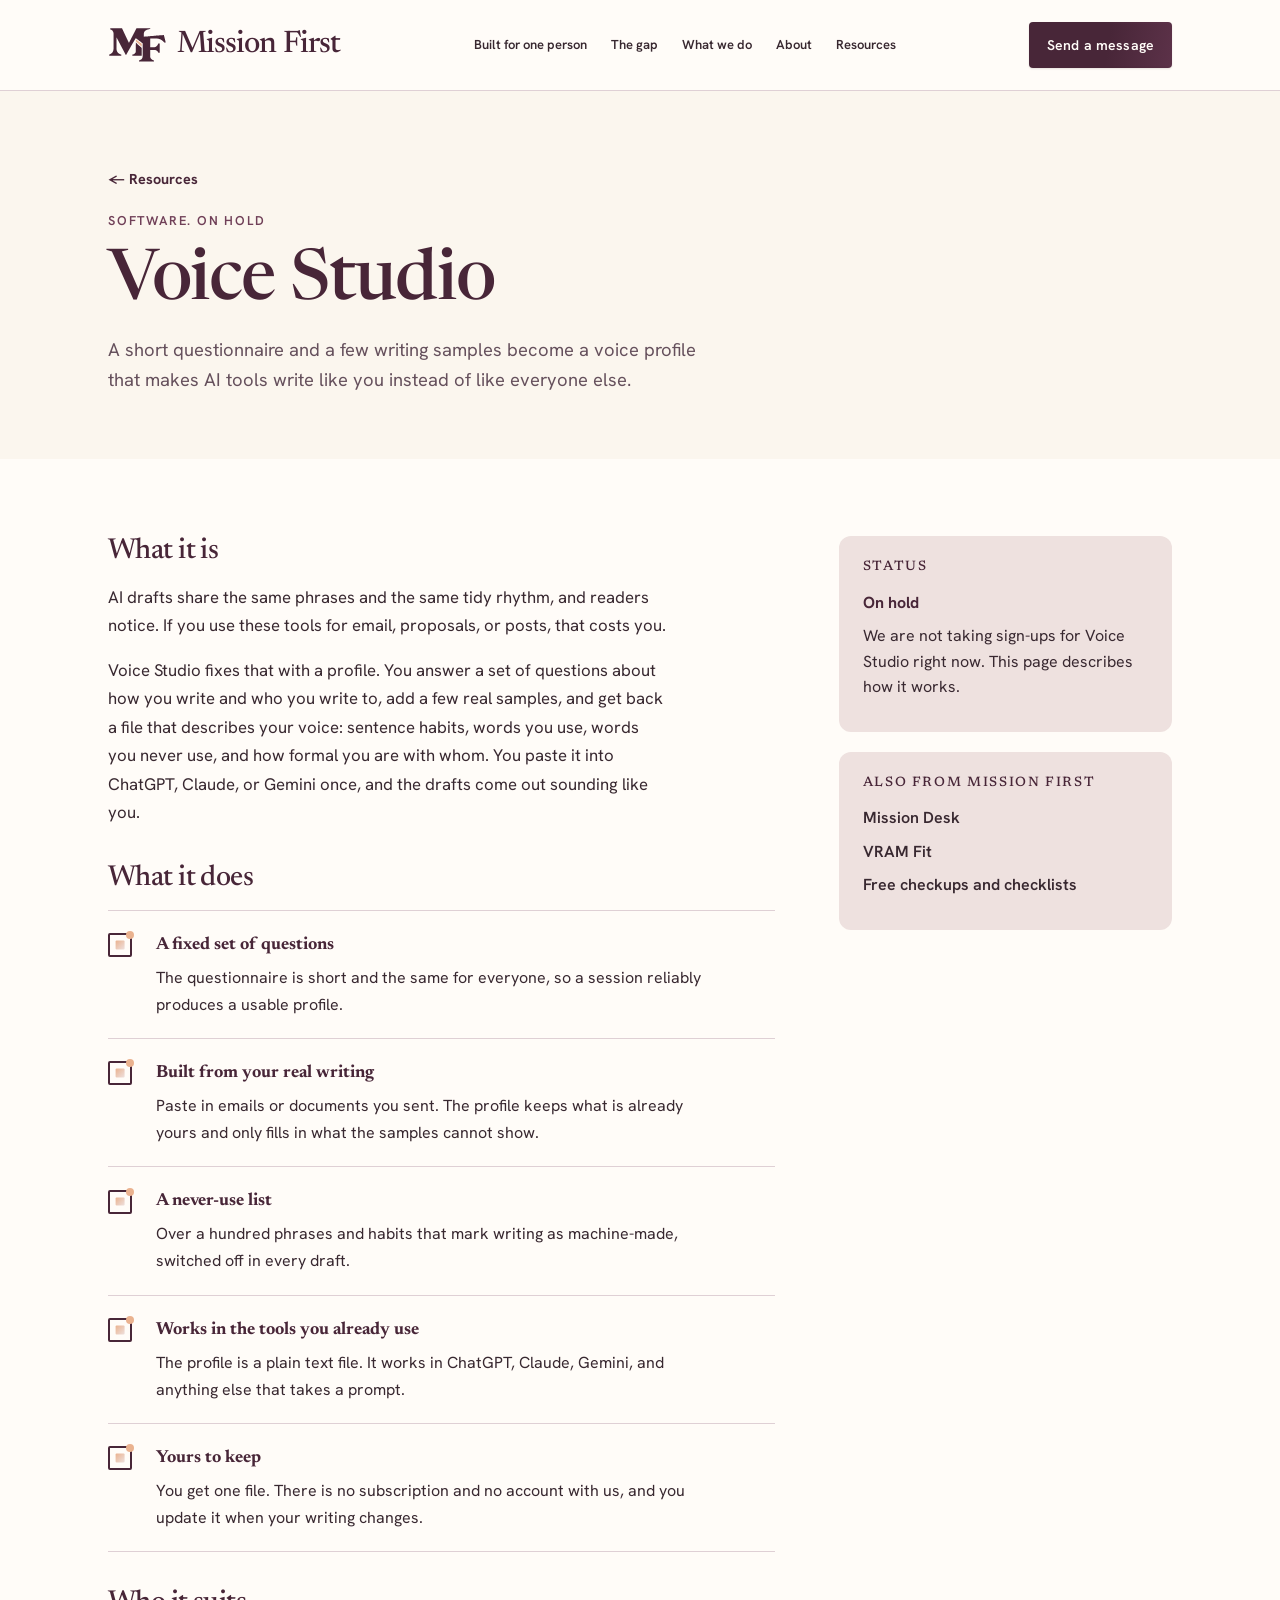
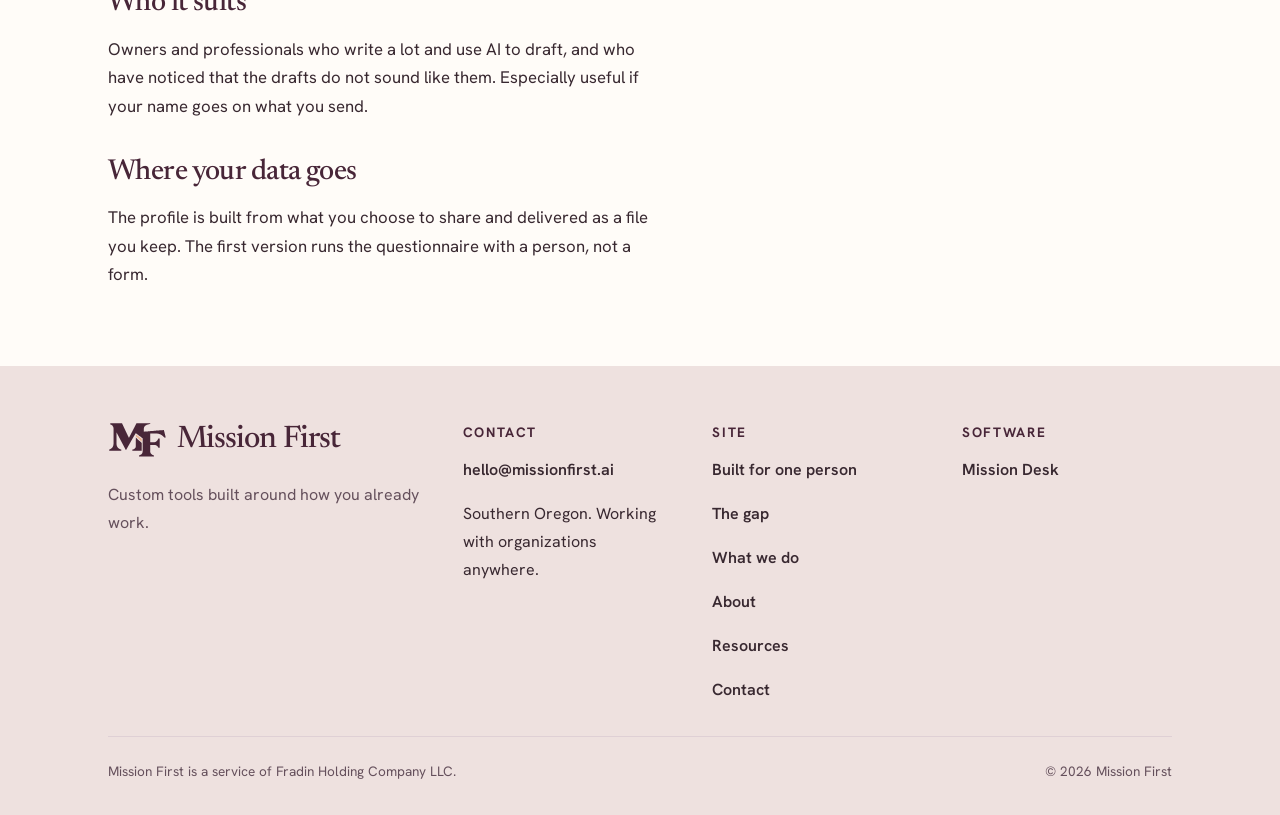
<file: voice-studio/index.html>
<!DOCTYPE html>
<html lang="en">
<head>
  <meta charset="UTF-8">
  <meta name="viewport" content="width=device-width, initial-scale=1.0">
  <title>Voice Studio. missionfirst.ai</title>
  <meta name="description" content="A short questionnaire and a few writing samples become a voice profile that makes AI tools write like you instead of like everyone else.">
  <meta property="og:title" content="Voice Studio. missionfirst.ai">
  <meta property="og:description" content="A short questionnaire and a few writing samples become a voice profile that makes AI tools write like you instead of like everyone else.">
  <meta property="og:url" content="https://missionfirst.ai/voice-studio/">
  <meta property="og:type" content="article">
  <link rel="canonical" href="https://missionfirst.ai/voice-studio/">
  <meta property="og:image" content="https://missionfirst.ai/assets/og-image.jpg">
  <meta property="og:image:width" content="1200">
  <meta property="og:image:height" content="630">
  <meta property="og:image:alt" content="Mission First. Good technology starts with understanding the complexity of your work. Michelle Fradin testifying before the Oregon Legislature.">
  <meta name="twitter:card" content="summary_large_image">
  <link rel="icon" href="/favicon.svg" type="image/svg+xml">
  <link rel="icon" href="/favicon-32.png" type="image/png" sizes="32x32">
  <link rel="apple-touch-icon" href="/apple-touch-icon.png">
  <link rel="stylesheet" href="/site.css?v=20261110a">
</head>
<body>

  <header>
    <div class="container header-row">
      <a href="/" class="wordmark" aria-label="Mission First home"><span class="lockup"><svg class="mf-mark" viewBox="0 0 615 372" aria-hidden="true" focusable="false">
<path fill="currentColor" fill-rule="evenodd" d="M290.2,163.0 L290.0,163.5 L291.0,164.5 L291.0,170.5 L290.0,171.2 L290.0,173.5 L291.0,174.2 L291.0,181.5 L290.0,182.2 L290.0,258.5 L289.0,259.2 L289.0,262.5 L288.0,263.2 L288.0,265.5 L287.0,266.2 L287.0,267.5 L286.0,268.2 L286.0,269.5 L284.0,271.2 L284.0,272.5 L276.5,280.0 L275.2,280.0 L273.5,282.0 L272.2,282.0 L271.5,283.0 L270.2,283.0 L269.5,284.0 L268.2,284.0 L267.5,285.0 L265.2,285.0 L264.5,286.0 L262.2,286.0 L261.5,287.0 L259.2,287.0 L258.5,288.0 L255.2,288.0 L254.0,289.2 L254.0,299.5 L254.2,299.8 L351.5,299.8 L351.8,299.5 L351.8,219.2 L342.5,210.0 L341.2,210.0 L330.5,199.0 L329.2,199.0 L314.5,184.0 L313.2,184.0 L299.5,170.0 L298.2,170.0 L291.5,163.0 Z M583.8,85.2 L582.5,84.0 L572.2,84.0 L571.5,85.0 L560.2,85.0 L559.5,86.0 L547.2,86.0 L546.5,87.0 L535.2,87.0 L534.5,88.0 L523.2,88.0 L522.5,89.0 L511.2,89.0 L510.5,90.0 L500.2,90.0 L499.5,91.0 L488.2,91.0 L487.5,92.0 L476.2,92.0 L475.5,93.0 L466.2,93.0 L465.5,94.0 L453.2,94.0 L452.5,95.0 L441.2,95.0 L440.5,96.0 L429.2,96.0 L428.5,97.0 L417.2,97.0 L416.5,98.0 L405.2,98.0 L404.5,99.0 L392.2,99.0 L391.5,100.0 L379.2,100.0 L378.5,101.0 L374.2,101.0 L373.8,100.5 L373.8,67.2 L374.8,66.5 L374.8,61.2 L375.8,60.5 L375.8,58.2 L376.8,57.5 L376.8,55.2 L377.8,54.5 L377.8,53.2 L378.8,52.5 L378.8,51.2 L379.8,50.5 L379.8,49.2 L382.8,46.5 L382.8,45.2 L389.2,38.8 L390.5,38.8 L392.2,36.8 L393.5,36.8 L396.2,33.8 L397.5,33.8 L398.2,32.8 L399.5,32.8 L400.2,31.8 L401.5,31.8 L402.2,30.8 L403.5,30.8 L404.2,29.8 L406.5,29.8 L407.2,28.8 L408.5,28.8 L409.2,27.8 L411.5,27.8 L412.2,26.8 L413.5,26.8 L414.2,25.8 L417.5,25.8 L418.2,24.8 L421.5,24.8 L422.2,23.8 L425.5,23.8 L426.2,22.8 L430.5,22.8 L431.2,21.8 L438.5,21.8 L439.2,20.8 L440.5,20.8 L440.8,20.5 L440.8,14.2 L439.8,13.5 L439.8,12.2 L439.5,12.0 L298.2,12.0 L297.0,13.2 L297.0,14.5 L295.0,16.2 L295.0,17.5 L294.0,18.2 L294.0,19.5 L293.0,20.2 L293.0,21.5 L292.0,22.2 L292.0,23.5 L291.0,24.2 L291.0,25.5 L290.0,26.2 L290.0,27.5 L289.0,28.2 L289.0,29.5 L288.0,30.2 L288.0,31.5 L287.0,32.2 L287.0,33.5 L286.0,34.2 L286.0,35.5 L285.0,36.2 L285.0,37.5 L284.0,38.2 L284.0,39.5 L283.0,40.2 L283.0,41.5 L282.0,42.2 L282.0,43.5 L281.0,44.2 L281.0,45.5 L280.0,46.2 L280.0,47.5 L279.0,48.2 L279.0,49.5 L278.0,50.2 L278.0,51.5 L277.0,52.2 L277.0,53.5 L276.0,54.2 L276.0,55.5 L275.0,56.2 L275.0,57.5 L274.0,58.2 L274.0,59.5 L272.0,61.2 L272.0,62.5 L271.0,63.2 L271.0,64.5 L270.0,65.2 L270.0,66.5 L269.0,67.2 L269.0,68.5 L268.0,69.2 L268.0,70.5 L267.0,71.2 L267.0,72.5 L266.0,73.2 L266.0,74.5 L265.0,75.2 L265.0,76.5 L264.0,77.2 L264.0,78.5 L262.0,80.2 L262.0,81.5 L261.0,82.2 L261.0,83.5 L260.0,84.2 L260.0,85.5 L259.0,86.2 L259.0,87.5 L258.0,88.2 L258.0,89.5 L257.0,90.2 L257.0,91.5 L256.0,92.2 L256.0,93.5 L255.0,94.2 L255.0,95.5 L254.0,96.2 L254.0,97.5 L253.0,98.2 L253.0,99.5 L252.0,100.2 L252.0,101.5 L251.0,102.2 L251.0,103.5 L250.0,104.2 L250.0,105.5 L249.0,106.2 L249.0,107.5 L247.0,109.2 L247.0,110.5 L246.0,111.2 L246.0,112.5 L245.0,113.2 L245.0,114.5 L244.0,115.2 L244.0,116.5 L243.0,117.2 L243.0,118.5 L242.0,119.2 L242.0,120.5 L241.0,121.2 L241.0,122.5 L240.0,123.2 L240.0,124.5 L239.0,125.2 L239.0,126.5 L238.0,127.2 L238.0,128.5 L237.0,129.2 L237.0,130.5 L236.0,131.2 L236.0,132.5 L235.0,133.2 L235.0,134.5 L234.0,135.2 L234.0,136.5 L233.0,137.2 L233.0,138.5 L231.0,140.2 L231.0,141.5 L230.0,142.2 L230.0,143.5 L229.0,144.2 L229.0,145.5 L228.0,146.2 L228.0,147.5 L227.0,148.2 L227.0,149.5 L226.0,150.2 L226.0,151.5 L225.0,152.2 L225.0,153.5 L224.0,154.2 L224.0,155.5 L223.0,156.2 L223.0,157.5 L222.0,158.2 L222.0,159.5 L221.0,160.2 L221.0,161.5 L220.0,162.2 L220.0,163.5 L218.2,165.0 L217.8,164.5 L217.8,163.2 L216.8,162.5 L216.8,161.2 L215.8,160.5 L215.8,159.2 L214.8,158.5 L214.8,157.2 L213.8,156.5 L213.8,155.2 L212.8,154.5 L212.8,153.2 L211.8,152.5 L211.8,151.2 L210.8,150.5 L210.8,149.2 L209.8,148.5 L209.8,147.2 L208.8,146.5 L208.8,145.2 L207.8,144.5 L207.8,143.2 L206.8,142.5 L206.8,141.2 L205.8,140.5 L205.8,139.2 L204.8,138.5 L204.8,137.2 L203.8,136.5 L203.8,134.2 L202.8,133.5 L202.8,132.2 L201.8,131.5 L201.8,130.2 L200.8,129.5 L200.8,128.2 L199.8,127.5 L199.8,126.2 L198.8,125.5 L198.8,124.2 L197.8,123.5 L197.8,122.2 L196.8,121.5 L196.8,120.2 L195.8,119.5 L195.8,118.2 L194.8,117.5 L194.8,115.2 L193.8,114.5 L193.8,113.2 L192.8,112.5 L192.8,111.2 L191.8,110.5 L191.8,109.2 L190.8,108.5 L190.8,107.2 L189.8,106.5 L189.8,105.2 L188.8,104.5 L188.8,103.2 L187.8,102.5 L187.8,101.2 L186.8,100.5 L186.8,98.2 L185.8,97.5 L185.8,96.2 L184.8,95.5 L184.8,94.2 L183.8,93.5 L183.8,92.2 L182.8,91.5 L182.8,90.2 L181.8,89.5 L181.8,88.2 L180.8,87.5 L180.8,86.2 L179.8,85.5 L179.8,84.2 L178.8,83.5 L178.8,81.2 L177.8,80.5 L177.8,79.2 L176.8,78.5 L176.8,77.2 L175.8,76.5 L175.8,75.2 L174.8,74.5 L174.8,73.2 L173.8,72.5 L173.8,71.2 L172.8,70.5 L172.8,69.2 L171.8,68.5 L171.8,67.2 L170.8,66.5 L170.8,64.2 L169.8,63.5 L169.8,62.2 L168.8,61.5 L168.8,60.2 L167.8,59.5 L167.8,58.2 L166.8,57.5 L166.8,56.2 L165.8,55.5 L165.8,54.2 L164.8,53.5 L164.8,52.2 L163.8,51.5 L163.8,50.2 L162.8,49.5 L162.8,48.2 L161.8,47.5 L161.8,45.2 L160.8,44.5 L160.8,43.2 L159.8,42.5 L159.8,41.2 L158.8,40.5 L158.8,39.2 L157.8,38.5 L157.8,37.2 L156.8,36.5 L156.8,35.2 L155.8,34.5 L155.8,33.2 L154.8,32.5 L154.8,31.2 L153.8,30.5 L153.8,29.2 L152.8,28.5 L152.8,26.2 L151.8,25.5 L151.8,24.2 L150.8,23.5 L150.8,22.2 L149.8,21.5 L149.8,20.2 L148.8,19.5 L148.8,18.2 L147.8,17.5 L147.8,15.2 L146.5,14.0 L24.2,14.0 L24.0,14.2 L24.0,18.5 L23.0,19.2 L23.0,24.5 L24.5,24.8 L25.2,25.8 L27.5,25.8 L28.2,26.8 L29.5,26.8 L30.2,27.8 L31.5,27.8 L32.2,28.8 L33.5,28.8 L34.2,29.8 L35.5,29.8 L37.2,31.8 L38.5,31.8 L41.2,34.8 L42.5,34.8 L48.0,40.2 L48.0,41.5 L50.0,43.2 L50.0,44.5 L52.0,46.2 L52.0,47.5 L53.0,48.2 L53.0,49.5 L54.0,50.2 L54.0,51.5 L55.0,52.2 L55.0,54.5 L56.0,55.2 L56.0,58.5 L57.0,59.2 L57.0,65.5 L58.0,66.2 L58.0,228.5 L57.0,229.2 L57.0,238.5 L56.0,239.2 L56.0,243.5 L55.0,244.2 L55.0,246.5 L54.0,247.2 L54.0,249.5 L53.0,250.2 L53.0,252.5 L52.0,253.2 L52.0,254.5 L51.0,255.2 L51.0,257.5 L50.0,258.2 L50.0,259.5 L48.0,261.2 L48.0,262.5 L45.0,265.2 L45.0,266.5 L36.5,275.0 L35.2,275.0 L32.5,278.0 L31.2,278.0 L29.5,280.0 L28.2,280.0 L26.5,282.0 L25.2,282.0 L24.5,283.0 L23.2,283.0 L22.5,284.0 L21.2,284.0 L20.5,285.0 L19.2,285.0 L18.5,286.0 L17.2,286.0 L16.5,287.0 L14.2,287.0 L13.5,288.0 L12.0,288.2 L12.0,294.5 L13.0,295.2 L13.0,299.5 L13.2,299.8 L137.5,299.8 L138.8,298.5 L138.8,289.2 L137.5,288.0 L136.2,288.0 L135.5,287.0 L133.2,287.0 L132.5,286.0 L131.2,286.0 L130.5,285.0 L128.2,285.0 L127.5,284.0 L126.2,284.0 L125.5,283.0 L124.2,283.0 L123.5,282.0 L122.2,282.0 L121.5,281.0 L120.2,281.0 L119.5,280.0 L118.2,280.0 L117.5,279.0 L116.2,279.0 L114.5,277.0 L113.2,277.0 L110.5,274.0 L109.2,274.0 L99.8,264.5 L99.8,263.2 L97.8,261.5 L97.8,260.2 L96.8,259.5 L96.8,258.2 L95.8,257.5 L95.8,256.2 L94.8,255.5 L94.8,254.2 L93.8,253.5 L93.8,252.2 L92.8,251.5 L92.8,249.2 L91.8,248.5 L91.8,246.2 L90.8,245.5 L90.8,241.2 L89.8,240.5 L89.8,234.2 L88.8,233.5 L88.8,110.2 L89.2,109.8 L91.0,111.2 L91.0,112.5 L92.0,113.2 L92.0,114.5 L93.0,115.2 L93.0,116.5 L94.0,117.2 L94.0,118.5 L95.0,119.2 L95.0,120.5 L96.0,121.2 L96.0,122.5 L97.0,123.2 L97.0,124.5 L98.0,125.2 L98.0,126.5 L99.0,127.2 L99.0,128.5 L100.0,129.2 L100.0,130.5 L101.0,131.2 L101.0,132.5 L103.0,134.2 L103.0,135.5 L104.0,136.2 L104.0,137.5 L105.0,138.2 L105.0,139.5 L106.0,140.2 L106.0,141.5 L107.0,142.2 L107.0,143.5 L108.0,144.2 L108.0,145.5 L109.0,146.2 L109.0,147.5 L110.0,148.2 L110.0,149.5 L112.0,151.2 L112.0,152.5 L113.0,153.2 L113.0,154.5 L114.0,155.2 L114.0,156.5 L115.0,157.2 L115.0,158.5 L116.0,159.2 L116.0,160.5 L117.0,161.2 L117.0,162.5 L118.0,163.2 L118.0,164.5 L119.0,165.2 L119.0,166.5 L121.0,168.2 L121.0,169.5 L122.0,170.2 L122.0,171.5 L123.0,172.2 L123.0,173.5 L124.0,174.2 L124.0,175.5 L125.0,176.2 L125.0,177.5 L126.0,178.2 L126.0,179.5 L127.0,180.2 L127.0,181.5 L128.0,182.2 L128.0,183.5 L129.0,184.2 L129.0,185.5 L130.0,186.2 L130.0,187.5 L132.0,189.2 L132.0,190.5 L133.0,191.2 L133.0,192.5 L134.0,193.2 L134.0,194.5 L135.0,195.2 L135.0,196.5 L136.0,197.2 L136.0,198.5 L137.0,199.2 L137.0,200.5 L138.0,201.2 L138.0,202.5 L139.0,203.2 L139.0,204.5 L141.0,206.2 L141.0,207.5 L142.0,208.2 L142.0,209.5 L143.0,210.2 L143.0,211.5 L144.0,212.2 L144.0,213.5 L145.0,214.2 L145.0,215.5 L146.0,216.2 L146.0,217.5 L147.0,218.2 L147.0,219.5 L148.0,220.2 L148.0,221.5 L150.0,223.2 L150.0,224.5 L151.0,225.2 L151.0,226.5 L152.0,227.2 L152.0,228.5 L153.0,229.2 L153.0,230.5 L154.0,231.2 L154.0,232.5 L155.0,233.2 L155.0,234.5 L156.0,235.2 L156.0,236.5 L157.0,237.2 L157.0,238.5 L159.0,240.2 L159.0,241.5 L160.0,242.2 L160.0,243.5 L161.0,244.2 L161.0,245.5 L162.0,246.2 L162.0,247.5 L163.0,248.2 L163.0,249.5 L164.0,250.2 L164.0,251.5 L165.0,252.2 L165.0,253.5 L166.0,254.2 L166.0,255.5 L167.0,256.2 L167.0,257.5 L168.0,258.2 L168.0,259.5 L170.0,261.2 L170.0,262.5 L171.0,263.2 L171.0,264.5 L172.0,265.2 L172.0,266.5 L173.0,267.2 L173.0,268.5 L174.0,269.2 L174.0,270.5 L175.0,271.2 L175.0,272.5 L176.0,273.2 L176.0,274.5 L177.0,275.2 L177.0,276.5 L178.0,277.2 L178.0,278.5 L179.0,279.2 L179.0,280.5 L180.0,281.2 L180.0,282.5 L182.0,284.2 L182.0,285.5 L183.0,286.2 L183.0,287.5 L184.0,288.2 L184.0,289.5 L185.0,290.2 L185.0,291.5 L186.0,292.2 L186.0,293.5 L187.2,294.8 L187.8,294.5 L187.8,293.2 L189.8,291.5 L189.8,290.2 L190.8,289.5 L190.8,288.2 L191.8,287.5 L191.8,286.2 L192.8,285.5 L192.8,284.2 L194.8,282.5 L194.8,281.2 L195.8,280.5 L195.8,279.2 L196.8,278.5 L196.8,277.2 L198.8,275.5 L198.8,274.2 L199.8,273.5 L199.8,272.2 L200.8,271.5 L200.8,270.2 L201.8,269.5 L201.8,268.2 L203.8,266.5 L203.8,265.2 L204.8,264.5 L204.8,263.2 L205.8,262.5 L205.8,261.2 L207.8,259.5 L207.8,258.2 L208.8,257.5 L208.8,256.2 L209.8,255.5 L209.8,254.2 L210.8,253.5 L210.8,252.2 L211.8,251.5 L211.8,250.2 L213.8,248.5 L213.8,247.2 L214.8,246.5 L214.8,245.2 L216.8,243.5 L216.8,242.2 L217.8,241.5 L217.8,240.2 L218.8,239.5 L218.8,238.2 L219.8,237.5 L219.8,236.2 L221.8,234.5 L221.8,233.2 L222.8,232.5 L222.8,231.2 L223.8,230.5 L223.8,229.2 L225.8,227.5 L225.8,226.2 L226.8,225.5 L226.8,224.2 L227.8,223.5 L227.8,222.2 L228.8,221.5 L228.8,220.2 L230.8,218.5 L230.8,217.2 L231.8,216.5 L231.8,215.2 L232.8,214.5 L232.8,213.2 L234.8,211.5 L234.8,210.2 L235.8,209.5 L235.8,208.2 L236.8,207.5 L236.8,206.2 L238.8,204.5 L238.8,203.2 L239.8,202.5 L239.8,201.2 L240.8,200.5 L240.8,199.2 L242.8,197.5 L242.8,196.2 L243.8,195.5 L243.8,194.2 L244.8,193.5 L244.8,192.2 L245.8,191.5 L245.8,190.2 L247.8,188.5 L247.8,187.2 L249.8,185.5 L249.8,184.2 L250.8,183.5 L250.8,182.2 L251.8,181.5 L251.8,180.2 L253.8,178.5 L253.8,177.2 L254.8,176.5 L254.8,175.2 L256.8,173.5 L256.8,172.2 L257.8,171.5 L257.8,170.2 L258.8,169.5 L258.8,168.2 L259.8,167.5 L259.8,166.2 L261.8,164.5 L261.8,163.2 L262.8,162.5 L262.8,161.2 L264.8,159.5 L264.8,158.2 L265.8,157.5 L265.8,156.2 L267.8,154.5 L267.8,153.2 L268.8,152.5 L268.8,151.2 L270.8,149.5 L270.8,148.2 L271.8,147.5 L271.8,146.2 L272.8,145.5 L272.8,144.2 L273.8,143.5 L273.8,142.2 L275.8,140.5 L275.8,139.2 L276.8,138.5 L276.8,137.2 L278.8,135.5 L278.8,134.2 L279.8,133.5 L279.8,132.2 L281.8,130.5 L281.8,129.2 L282.8,128.5 L282.8,127.2 L284.8,125.5 L284.8,124.2 L285.8,123.5 L285.8,122.2 L287.8,120.5 L287.8,119.2 L288.8,118.5 L288.8,117.2 L289.2,116.8 L290.5,116.8 L294.2,120.8 L295.5,120.8 L298.2,123.8 L299.5,123.8 L301.2,125.8 L302.5,125.8 L304.2,127.8 L305.5,127.8 L308.2,130.8 L309.5,130.8 L312.2,133.8 L313.5,133.8 L316.2,136.8 L317.5,136.8 L320.2,139.8 L321.5,139.8 L324.2,142.8 L325.5,142.8 L328.2,145.8 L329.5,145.8 L332.2,148.8 L333.5,148.8 L336.2,151.8 L337.5,151.8 L340.2,154.8 L341.5,154.8 L344.2,157.8 L345.5,157.8 L348.2,160.8 L349.5,160.8 L352.2,163.8 L353.5,163.8 L356.2,166.8 L357.5,166.8 L360.2,169.8 L361.5,169.8 L362.0,170.2 L362.0,307.5 L361.0,308.2 L361.0,315.5 L360.0,316.2 L360.0,319.5 L359.0,320.2 L359.0,321.5 L358.0,322.2 L358.0,324.5 L356.0,326.2 L356.0,327.5 L354.0,329.2 L354.0,330.5 L346.5,338.0 L345.2,338.0 L343.5,340.0 L342.2,340.0 L340.5,342.0 L339.2,342.0 L337.5,344.0 L336.2,344.0 L335.5,345.0 L334.2,345.0 L333.5,346.0 L331.2,346.0 L330.5,347.0 L329.2,347.0 L328.5,348.0 L326.2,348.0 L325.5,349.0 L323.0,349.2 L323.0,359.5 L323.2,359.8 L479.5,359.8 L479.8,359.5 L479.8,349.2 L477.2,349.0 L476.5,348.0 L474.2,348.0 L473.5,347.0 L471.2,347.0 L470.5,346.0 L469.2,346.0 L468.5,345.0 L467.2,345.0 L466.5,344.0 L465.2,344.0 L464.5,343.0 L463.2,343.0 L461.5,341.0 L460.2,341.0 L458.5,339.0 L457.2,339.0 L453.5,335.0 L452.2,335.0 L450.8,333.5 L450.8,332.2 L446.8,328.5 L446.8,327.2 L444.8,325.5 L444.8,324.2 L443.8,323.5 L443.8,321.2 L442.8,320.5 L442.8,318.2 L441.8,317.5 L441.8,314.2 L440.8,313.5 L440.8,305.2 L439.8,304.5 L439.8,302.2 L440.8,301.5 L440.8,240.2 L442.2,238.8 L488.5,238.8 L489.2,239.8 L493.5,239.8 L494.2,240.8 L496.5,240.8 L497.2,241.8 L499.5,241.8 L500.2,242.8 L501.5,242.8 L502.2,243.8 L503.5,243.8 L504.2,244.8 L505.5,244.8 L507.2,246.8 L508.5,246.8 L510.2,248.8 L511.5,248.8 L518.0,255.2 L518.0,256.5 L521.0,259.2 L521.0,260.5 L523.0,262.2 L523.0,263.5 L524.0,264.2 L524.0,265.5 L525.0,266.2 L525.0,267.5 L526.0,268.2 L526.2,269.8 L539.5,269.8 L539.8,269.5 L539.8,172.2 L538.2,172.0 L537.5,171.0 L525.2,171.0 L524.0,172.2 L524.0,174.5 L523.0,175.2 L523.0,177.5 L522.0,178.2 L522.0,179.5 L521.0,180.2 L521.0,181.5 L520.0,182.2 L520.0,183.5 L519.0,184.2 L519.0,185.5 L518.0,186.2 L518.0,187.5 L516.0,189.2 L516.0,190.5 L514.0,192.2 L514.0,193.5 L503.5,204.0 L502.2,204.0 L500.5,206.0 L499.2,206.0 L498.5,207.0 L497.2,207.0 L496.5,208.0 L495.2,208.0 L494.5,209.0 L492.2,209.0 L491.5,210.0 L489.2,210.0 L488.5,211.0 L484.2,211.0 L483.5,212.0 L442.2,212.0 L440.8,210.5 L440.8,122.2 L442.2,120.8 L492.5,120.8 L493.2,119.8 L499.5,119.8 L500.2,120.8 L517.5,120.8 L518.2,121.8 L524.5,121.8 L525.2,122.8 L528.5,122.8 L529.2,123.8 L531.5,123.8 L532.2,124.8 L535.5,124.8 L536.2,125.8 L538.5,125.8 L539.2,126.8 L541.5,126.8 L542.2,127.8 L543.5,127.8 L544.2,128.8 L546.5,128.8 L547.2,129.8 L548.5,129.8 L549.2,130.8 L550.5,130.8 L551.2,131.8 L552.5,131.8 L553.2,132.8 L554.5,132.8 L556.2,134.8 L557.5,134.8 L558.2,135.8 L559.5,135.8 L561.2,137.8 L562.5,137.8 L564.2,139.8 L565.5,139.8 L568.2,142.8 L569.5,142.8 L585.0,158.2 L585.0,159.5 L589.2,163.8 L590.2,162.8 L597.5,162.8 L598.2,161.8 L602.5,161.8 L602.8,160.2 L601.8,159.5 L601.8,156.2 L600.8,155.5 L600.8,152.2 L599.8,151.5 L599.8,148.2 L598.8,147.5 L598.8,144.2 L597.8,143.5 L597.8,140.2 L596.8,139.5 L596.8,136.2 L595.8,135.5 L595.8,132.2 L594.8,131.5 L594.8,128.2 L593.8,127.5 L593.8,124.2 L592.8,123.5 L592.8,120.2 L591.8,119.5 L591.8,116.2 L590.8,115.5 L590.8,112.2 L589.8,111.5 L589.8,108.2 L588.8,107.5 L588.8,104.2 L587.8,103.5 L587.8,100.2 L586.8,99.5 L586.8,96.2 L585.8,95.5 L585.8,93.2 L584.8,92.5 L584.8,89.2 L583.8,88.5 Z"/>
<path fill="var(--mf-logo-accent, transparent)" fill-rule="evenodd" d="M291.2,131.0 L291.0,131.2 L291.0,149.5 L294.2,152.8 L295.5,152.8 L310.2,167.8 L311.5,167.8 L324.2,180.8 L325.5,180.8 L338.2,193.8 L339.5,193.8 L348.2,202.8 L349.5,202.8 L351.5,204.8 L351.8,204.5 L351.8,191.2 L352.8,190.5 L351.8,189.5 L351.8,174.2 L350.5,173.0 L349.2,173.0 L347.5,171.0 L346.2,171.0 L343.5,168.0 L342.2,168.0 L340.5,166.0 L339.2,166.0 L337.5,164.0 L336.2,164.0 L333.5,161.0 L332.2,161.0 L330.5,159.0 L329.2,159.0 L326.5,156.0 L325.2,156.0 L322.5,153.0 L321.2,153.0 L318.5,150.0 L317.2,150.0 L314.5,147.0 L313.2,147.0 L311.5,145.0 L310.2,145.0 L307.5,142.0 L306.2,142.0 L303.5,139.0 L302.2,139.0 L299.5,136.0 L298.2,136.0 L295.5,133.0 L294.2,133.0 L292.5,131.0 Z"/>
</svg><span class="wordmark-text">Mission First</span></span></a>
      <button class="menu-toggle" type="button" aria-expanded="false" aria-controls="page-nav">Menu</button>
      <nav class="nav" id="page-nav" aria-label="Site">
        <a href="/#built">Built for one person</a>
        <a href="/#problem">The gap</a>
        <a href="/#work">What we do</a>
        <a href="/#about">About</a>
        <a href="/resources/">Resources</a>
      </nav>
      <a href="/#contact" class="btn btn-sm">Send a message</a>
    </div>
  </header>

  <main id="top">
    <section class="page-hero">
      <div class="container">
        <p class="crumb"><a href="/resources/">Resources</a></p>
        <span class="eyebrow">Software. On hold</span>
        <h1>Voice Studio</h1>
        <p class="lead soft">A short questionnaire and a few writing samples become a voice profile that makes AI tools write like you instead of like everyone else.</p>
      </div>
    </section>

    <section class="article">
      <div class="container article-grid">
        <div class="article-body">
          <h2>What it is</h2>
          <p>AI drafts share the same phrases and the same tidy rhythm, and readers notice. If you use these tools for email, proposals, or posts, that costs you.</p>
          <p>Voice Studio fixes that with a profile. You answer a set of questions about how you write and who you write to, add a few real samples, and get back a file that describes your voice: sentence habits, words you use, words you never use, and how formal you are with whom. You paste it into ChatGPT, Claude, or Gemini once, and the drafts come out sounding like you.</p>
          <h2>What it does</h2>
          <ol class="checklist features">
            <li><span class="box" aria-hidden="true"></span><div><strong>A fixed set of questions</strong><p>The questionnaire is short and the same for everyone, so a session reliably produces a usable profile.</p></div></li>
            <li><span class="box" aria-hidden="true"></span><div><strong>Built from your real writing</strong><p>Paste in emails or documents you sent. The profile keeps what is already yours and only fills in what the samples cannot show.</p></div></li>
            <li><span class="box" aria-hidden="true"></span><div><strong>A never-use list</strong><p>Over a hundred phrases and habits that mark writing as machine-made, switched off in every draft.</p></div></li>
            <li><span class="box" aria-hidden="true"></span><div><strong>Works in the tools you already use</strong><p>The profile is a plain text file. It works in ChatGPT, Claude, Gemini, and anything else that takes a prompt.</p></div></li>
            <li><span class="box" aria-hidden="true"></span><div><strong>Yours to keep</strong><p>You get one file. There is no subscription and no account with us, and you update it when your writing changes.</p></div></li>
          </ol>
          <h2>Who it suits</h2>
          <p>Owners and professionals who write a lot and use AI to draft, and who have noticed that the drafts do not sound like them. Especially useful if your name goes on what you send.</p>
          <h2>Where your data goes</h2>
          <p>The profile is built from what you choose to share and delivered as a file you keep. The first version runs the questionnaire with a person, not a form.</p>
        </div>
        <aside class="article-side">
          <div class="side-card">
            <h3>Status</h3>
            <p><strong>On hold</strong></p>
            <p>We are not taking sign-ups for Voice Studio right now. This page describes how it works.</p>
          </div>
          <div class="side-card">
            <h3>Also from Mission First</h3>
            <p><a href="/mission-desk/">Mission Desk</a></p>
            <p><a href="/vramcalculator/">VRAM Fit</a></p>
            <p><a href="/resources/">Free checkups and checklists</a></p>
          </div>
        </aside>
      </div>
    </section>

  </main>

  <footer>
    <div class="container">
      <div class="footer-grid">
        <div>
          <span class="wordmark"><span class="lockup"><svg class="mf-mark" viewBox="0 0 615 372" aria-hidden="true" focusable="false">
<path fill="currentColor" fill-rule="evenodd" d="M290.2,163.0 L290.0,163.5 L291.0,164.5 L291.0,170.5 L290.0,171.2 L290.0,173.5 L291.0,174.2 L291.0,181.5 L290.0,182.2 L290.0,258.5 L289.0,259.2 L289.0,262.5 L288.0,263.2 L288.0,265.5 L287.0,266.2 L287.0,267.5 L286.0,268.2 L286.0,269.5 L284.0,271.2 L284.0,272.5 L276.5,280.0 L275.2,280.0 L273.5,282.0 L272.2,282.0 L271.5,283.0 L270.2,283.0 L269.5,284.0 L268.2,284.0 L267.5,285.0 L265.2,285.0 L264.5,286.0 L262.2,286.0 L261.5,287.0 L259.2,287.0 L258.5,288.0 L255.2,288.0 L254.0,289.2 L254.0,299.5 L254.2,299.8 L351.5,299.8 L351.8,299.5 L351.8,219.2 L342.5,210.0 L341.2,210.0 L330.5,199.0 L329.2,199.0 L314.5,184.0 L313.2,184.0 L299.5,170.0 L298.2,170.0 L291.5,163.0 Z M583.8,85.2 L582.5,84.0 L572.2,84.0 L571.5,85.0 L560.2,85.0 L559.5,86.0 L547.2,86.0 L546.5,87.0 L535.2,87.0 L534.5,88.0 L523.2,88.0 L522.5,89.0 L511.2,89.0 L510.5,90.0 L500.2,90.0 L499.5,91.0 L488.2,91.0 L487.5,92.0 L476.2,92.0 L475.5,93.0 L466.2,93.0 L465.5,94.0 L453.2,94.0 L452.5,95.0 L441.2,95.0 L440.5,96.0 L429.2,96.0 L428.5,97.0 L417.2,97.0 L416.5,98.0 L405.2,98.0 L404.5,99.0 L392.2,99.0 L391.5,100.0 L379.2,100.0 L378.5,101.0 L374.2,101.0 L373.8,100.5 L373.8,67.2 L374.8,66.5 L374.8,61.2 L375.8,60.5 L375.8,58.2 L376.8,57.5 L376.8,55.2 L377.8,54.5 L377.8,53.2 L378.8,52.5 L378.8,51.2 L379.8,50.5 L379.8,49.2 L382.8,46.5 L382.8,45.2 L389.2,38.8 L390.5,38.8 L392.2,36.8 L393.5,36.8 L396.2,33.8 L397.5,33.8 L398.2,32.8 L399.5,32.8 L400.2,31.8 L401.5,31.8 L402.2,30.8 L403.5,30.8 L404.2,29.8 L406.5,29.8 L407.2,28.8 L408.5,28.8 L409.2,27.8 L411.5,27.8 L412.2,26.8 L413.5,26.8 L414.2,25.8 L417.5,25.8 L418.2,24.8 L421.5,24.8 L422.2,23.8 L425.5,23.8 L426.2,22.8 L430.5,22.8 L431.2,21.8 L438.5,21.8 L439.2,20.8 L440.5,20.8 L440.8,20.5 L440.8,14.2 L439.8,13.5 L439.8,12.2 L439.5,12.0 L298.2,12.0 L297.0,13.2 L297.0,14.5 L295.0,16.2 L295.0,17.5 L294.0,18.2 L294.0,19.5 L293.0,20.2 L293.0,21.5 L292.0,22.2 L292.0,23.5 L291.0,24.2 L291.0,25.5 L290.0,26.2 L290.0,27.5 L289.0,28.2 L289.0,29.5 L288.0,30.2 L288.0,31.5 L287.0,32.2 L287.0,33.5 L286.0,34.2 L286.0,35.5 L285.0,36.2 L285.0,37.5 L284.0,38.2 L284.0,39.5 L283.0,40.2 L283.0,41.5 L282.0,42.2 L282.0,43.5 L281.0,44.2 L281.0,45.5 L280.0,46.2 L280.0,47.5 L279.0,48.2 L279.0,49.5 L278.0,50.2 L278.0,51.5 L277.0,52.2 L277.0,53.5 L276.0,54.2 L276.0,55.5 L275.0,56.2 L275.0,57.5 L274.0,58.2 L274.0,59.5 L272.0,61.2 L272.0,62.5 L271.0,63.2 L271.0,64.5 L270.0,65.2 L270.0,66.5 L269.0,67.2 L269.0,68.5 L268.0,69.2 L268.0,70.5 L267.0,71.2 L267.0,72.5 L266.0,73.2 L266.0,74.5 L265.0,75.2 L265.0,76.5 L264.0,77.2 L264.0,78.5 L262.0,80.2 L262.0,81.5 L261.0,82.2 L261.0,83.5 L260.0,84.2 L260.0,85.5 L259.0,86.2 L259.0,87.5 L258.0,88.2 L258.0,89.5 L257.0,90.2 L257.0,91.5 L256.0,92.2 L256.0,93.5 L255.0,94.2 L255.0,95.5 L254.0,96.2 L254.0,97.5 L253.0,98.2 L253.0,99.5 L252.0,100.2 L252.0,101.5 L251.0,102.2 L251.0,103.5 L250.0,104.2 L250.0,105.5 L249.0,106.2 L249.0,107.5 L247.0,109.2 L247.0,110.5 L246.0,111.2 L246.0,112.5 L245.0,113.2 L245.0,114.5 L244.0,115.2 L244.0,116.5 L243.0,117.2 L243.0,118.5 L242.0,119.2 L242.0,120.5 L241.0,121.2 L241.0,122.5 L240.0,123.2 L240.0,124.5 L239.0,125.2 L239.0,126.5 L238.0,127.2 L238.0,128.5 L237.0,129.2 L237.0,130.5 L236.0,131.2 L236.0,132.5 L235.0,133.2 L235.0,134.5 L234.0,135.2 L234.0,136.5 L233.0,137.2 L233.0,138.5 L231.0,140.2 L231.0,141.5 L230.0,142.2 L230.0,143.5 L229.0,144.2 L229.0,145.5 L228.0,146.2 L228.0,147.5 L227.0,148.2 L227.0,149.5 L226.0,150.2 L226.0,151.5 L225.0,152.2 L225.0,153.5 L224.0,154.2 L224.0,155.5 L223.0,156.2 L223.0,157.5 L222.0,158.2 L222.0,159.5 L221.0,160.2 L221.0,161.5 L220.0,162.2 L220.0,163.5 L218.2,165.0 L217.8,164.5 L217.8,163.2 L216.8,162.5 L216.8,161.2 L215.8,160.5 L215.8,159.2 L214.8,158.5 L214.8,157.2 L213.8,156.5 L213.8,155.2 L212.8,154.5 L212.8,153.2 L211.8,152.5 L211.8,151.2 L210.8,150.5 L210.8,149.2 L209.8,148.5 L209.8,147.2 L208.8,146.5 L208.8,145.2 L207.8,144.5 L207.8,143.2 L206.8,142.5 L206.8,141.2 L205.8,140.5 L205.8,139.2 L204.8,138.5 L204.8,137.2 L203.8,136.5 L203.8,134.2 L202.8,133.5 L202.8,132.2 L201.8,131.5 L201.8,130.2 L200.8,129.5 L200.8,128.2 L199.8,127.5 L199.8,126.2 L198.8,125.5 L198.8,124.2 L197.8,123.5 L197.8,122.2 L196.8,121.5 L196.8,120.2 L195.8,119.5 L195.8,118.2 L194.8,117.5 L194.8,115.2 L193.8,114.5 L193.8,113.2 L192.8,112.5 L192.8,111.2 L191.8,110.5 L191.8,109.2 L190.8,108.5 L190.8,107.2 L189.8,106.5 L189.8,105.2 L188.8,104.5 L188.8,103.2 L187.8,102.5 L187.8,101.2 L186.8,100.5 L186.8,98.2 L185.8,97.5 L185.8,96.2 L184.8,95.5 L184.8,94.2 L183.8,93.5 L183.8,92.2 L182.8,91.5 L182.8,90.2 L181.8,89.5 L181.8,88.2 L180.8,87.5 L180.8,86.2 L179.8,85.5 L179.8,84.2 L178.8,83.5 L178.8,81.2 L177.8,80.5 L177.8,79.2 L176.8,78.5 L176.8,77.2 L175.8,76.5 L175.8,75.2 L174.8,74.5 L174.8,73.2 L173.8,72.5 L173.8,71.2 L172.8,70.5 L172.8,69.2 L171.8,68.5 L171.8,67.2 L170.8,66.5 L170.8,64.2 L169.8,63.5 L169.8,62.2 L168.8,61.5 L168.8,60.2 L167.8,59.5 L167.8,58.2 L166.8,57.5 L166.8,56.2 L165.8,55.5 L165.8,54.2 L164.8,53.5 L164.8,52.2 L163.8,51.5 L163.8,50.2 L162.8,49.5 L162.8,48.2 L161.8,47.5 L161.8,45.2 L160.8,44.5 L160.8,43.2 L159.8,42.5 L159.8,41.2 L158.8,40.5 L158.8,39.2 L157.8,38.5 L157.8,37.2 L156.8,36.5 L156.8,35.2 L155.8,34.5 L155.8,33.2 L154.8,32.5 L154.8,31.2 L153.8,30.5 L153.8,29.2 L152.8,28.5 L152.8,26.2 L151.8,25.5 L151.8,24.2 L150.8,23.5 L150.8,22.2 L149.8,21.5 L149.8,20.2 L148.8,19.5 L148.8,18.2 L147.8,17.5 L147.8,15.2 L146.5,14.0 L24.2,14.0 L24.0,14.2 L24.0,18.5 L23.0,19.2 L23.0,24.5 L24.5,24.8 L25.2,25.8 L27.5,25.8 L28.2,26.8 L29.5,26.8 L30.2,27.8 L31.5,27.8 L32.2,28.8 L33.5,28.8 L34.2,29.8 L35.5,29.8 L37.2,31.8 L38.5,31.8 L41.2,34.8 L42.5,34.8 L48.0,40.2 L48.0,41.5 L50.0,43.2 L50.0,44.5 L52.0,46.2 L52.0,47.5 L53.0,48.2 L53.0,49.5 L54.0,50.2 L54.0,51.5 L55.0,52.2 L55.0,54.5 L56.0,55.2 L56.0,58.5 L57.0,59.2 L57.0,65.5 L58.0,66.2 L58.0,228.5 L57.0,229.2 L57.0,238.5 L56.0,239.2 L56.0,243.5 L55.0,244.2 L55.0,246.5 L54.0,247.2 L54.0,249.5 L53.0,250.2 L53.0,252.5 L52.0,253.2 L52.0,254.5 L51.0,255.2 L51.0,257.5 L50.0,258.2 L50.0,259.5 L48.0,261.2 L48.0,262.5 L45.0,265.2 L45.0,266.5 L36.5,275.0 L35.2,275.0 L32.5,278.0 L31.2,278.0 L29.5,280.0 L28.2,280.0 L26.5,282.0 L25.2,282.0 L24.5,283.0 L23.2,283.0 L22.5,284.0 L21.2,284.0 L20.5,285.0 L19.2,285.0 L18.5,286.0 L17.2,286.0 L16.5,287.0 L14.2,287.0 L13.5,288.0 L12.0,288.2 L12.0,294.5 L13.0,295.2 L13.0,299.5 L13.2,299.8 L137.5,299.8 L138.8,298.5 L138.8,289.2 L137.5,288.0 L136.2,288.0 L135.5,287.0 L133.2,287.0 L132.5,286.0 L131.2,286.0 L130.5,285.0 L128.2,285.0 L127.5,284.0 L126.2,284.0 L125.5,283.0 L124.2,283.0 L123.5,282.0 L122.2,282.0 L121.5,281.0 L120.2,281.0 L119.5,280.0 L118.2,280.0 L117.5,279.0 L116.2,279.0 L114.5,277.0 L113.2,277.0 L110.5,274.0 L109.2,274.0 L99.8,264.5 L99.8,263.2 L97.8,261.5 L97.8,260.2 L96.8,259.5 L96.8,258.2 L95.8,257.5 L95.8,256.2 L94.8,255.5 L94.8,254.2 L93.8,253.5 L93.8,252.2 L92.8,251.5 L92.8,249.2 L91.8,248.5 L91.8,246.2 L90.8,245.5 L90.8,241.2 L89.8,240.5 L89.8,234.2 L88.8,233.5 L88.8,110.2 L89.2,109.8 L91.0,111.2 L91.0,112.5 L92.0,113.2 L92.0,114.5 L93.0,115.2 L93.0,116.5 L94.0,117.2 L94.0,118.5 L95.0,119.2 L95.0,120.5 L96.0,121.2 L96.0,122.5 L97.0,123.2 L97.0,124.5 L98.0,125.2 L98.0,126.5 L99.0,127.2 L99.0,128.5 L100.0,129.2 L100.0,130.5 L101.0,131.2 L101.0,132.5 L103.0,134.2 L103.0,135.5 L104.0,136.2 L104.0,137.5 L105.0,138.2 L105.0,139.5 L106.0,140.2 L106.0,141.5 L107.0,142.2 L107.0,143.5 L108.0,144.2 L108.0,145.5 L109.0,146.2 L109.0,147.5 L110.0,148.2 L110.0,149.5 L112.0,151.2 L112.0,152.5 L113.0,153.2 L113.0,154.5 L114.0,155.2 L114.0,156.5 L115.0,157.2 L115.0,158.5 L116.0,159.2 L116.0,160.5 L117.0,161.2 L117.0,162.5 L118.0,163.2 L118.0,164.5 L119.0,165.2 L119.0,166.5 L121.0,168.2 L121.0,169.5 L122.0,170.2 L122.0,171.5 L123.0,172.2 L123.0,173.5 L124.0,174.2 L124.0,175.5 L125.0,176.2 L125.0,177.5 L126.0,178.2 L126.0,179.5 L127.0,180.2 L127.0,181.5 L128.0,182.2 L128.0,183.5 L129.0,184.2 L129.0,185.5 L130.0,186.2 L130.0,187.5 L132.0,189.2 L132.0,190.5 L133.0,191.2 L133.0,192.5 L134.0,193.2 L134.0,194.5 L135.0,195.2 L135.0,196.5 L136.0,197.2 L136.0,198.5 L137.0,199.2 L137.0,200.5 L138.0,201.2 L138.0,202.5 L139.0,203.2 L139.0,204.5 L141.0,206.2 L141.0,207.5 L142.0,208.2 L142.0,209.5 L143.0,210.2 L143.0,211.5 L144.0,212.2 L144.0,213.5 L145.0,214.2 L145.0,215.5 L146.0,216.2 L146.0,217.5 L147.0,218.2 L147.0,219.5 L148.0,220.2 L148.0,221.5 L150.0,223.2 L150.0,224.5 L151.0,225.2 L151.0,226.5 L152.0,227.2 L152.0,228.5 L153.0,229.2 L153.0,230.5 L154.0,231.2 L154.0,232.5 L155.0,233.2 L155.0,234.5 L156.0,235.2 L156.0,236.5 L157.0,237.2 L157.0,238.5 L159.0,240.2 L159.0,241.5 L160.0,242.2 L160.0,243.5 L161.0,244.2 L161.0,245.5 L162.0,246.2 L162.0,247.5 L163.0,248.2 L163.0,249.5 L164.0,250.2 L164.0,251.5 L165.0,252.2 L165.0,253.5 L166.0,254.2 L166.0,255.5 L167.0,256.2 L167.0,257.5 L168.0,258.2 L168.0,259.5 L170.0,261.2 L170.0,262.5 L171.0,263.2 L171.0,264.5 L172.0,265.2 L172.0,266.5 L173.0,267.2 L173.0,268.5 L174.0,269.2 L174.0,270.5 L175.0,271.2 L175.0,272.5 L176.0,273.2 L176.0,274.5 L177.0,275.2 L177.0,276.5 L178.0,277.2 L178.0,278.5 L179.0,279.2 L179.0,280.5 L180.0,281.2 L180.0,282.5 L182.0,284.2 L182.0,285.5 L183.0,286.2 L183.0,287.5 L184.0,288.2 L184.0,289.5 L185.0,290.2 L185.0,291.5 L186.0,292.2 L186.0,293.5 L187.2,294.8 L187.8,294.5 L187.8,293.2 L189.8,291.5 L189.8,290.2 L190.8,289.5 L190.8,288.2 L191.8,287.5 L191.8,286.2 L192.8,285.5 L192.8,284.2 L194.8,282.5 L194.8,281.2 L195.8,280.5 L195.8,279.2 L196.8,278.5 L196.8,277.2 L198.8,275.5 L198.8,274.2 L199.8,273.5 L199.8,272.2 L200.8,271.5 L200.8,270.2 L201.8,269.5 L201.8,268.2 L203.8,266.5 L203.8,265.2 L204.8,264.5 L204.8,263.2 L205.8,262.5 L205.8,261.2 L207.8,259.5 L207.8,258.2 L208.8,257.5 L208.8,256.2 L209.8,255.5 L209.8,254.2 L210.8,253.5 L210.8,252.2 L211.8,251.5 L211.8,250.2 L213.8,248.5 L213.8,247.2 L214.8,246.5 L214.8,245.2 L216.8,243.5 L216.8,242.2 L217.8,241.5 L217.8,240.2 L218.8,239.5 L218.8,238.2 L219.8,237.5 L219.8,236.2 L221.8,234.5 L221.8,233.2 L222.8,232.5 L222.8,231.2 L223.8,230.5 L223.8,229.2 L225.8,227.5 L225.8,226.2 L226.8,225.5 L226.8,224.2 L227.8,223.5 L227.8,222.2 L228.8,221.5 L228.8,220.2 L230.8,218.5 L230.8,217.2 L231.8,216.5 L231.8,215.2 L232.8,214.5 L232.8,213.2 L234.8,211.5 L234.8,210.2 L235.8,209.5 L235.8,208.2 L236.8,207.5 L236.8,206.2 L238.8,204.5 L238.8,203.2 L239.8,202.5 L239.8,201.2 L240.8,200.5 L240.8,199.2 L242.8,197.5 L242.8,196.2 L243.8,195.5 L243.8,194.2 L244.8,193.5 L244.8,192.2 L245.8,191.5 L245.8,190.2 L247.8,188.5 L247.8,187.2 L249.8,185.5 L249.8,184.2 L250.8,183.5 L250.8,182.2 L251.8,181.5 L251.8,180.2 L253.8,178.5 L253.8,177.2 L254.8,176.5 L254.8,175.2 L256.8,173.5 L256.8,172.2 L257.8,171.5 L257.8,170.2 L258.8,169.5 L258.8,168.2 L259.8,167.5 L259.8,166.2 L261.8,164.5 L261.8,163.2 L262.8,162.5 L262.8,161.2 L264.8,159.5 L264.8,158.2 L265.8,157.5 L265.8,156.2 L267.8,154.5 L267.8,153.2 L268.8,152.5 L268.8,151.2 L270.8,149.5 L270.8,148.2 L271.8,147.5 L271.8,146.2 L272.8,145.5 L272.8,144.2 L273.8,143.5 L273.8,142.2 L275.8,140.5 L275.8,139.2 L276.8,138.5 L276.8,137.2 L278.8,135.5 L278.8,134.2 L279.8,133.5 L279.8,132.2 L281.8,130.5 L281.8,129.2 L282.8,128.5 L282.8,127.2 L284.8,125.5 L284.8,124.2 L285.8,123.5 L285.8,122.2 L287.8,120.5 L287.8,119.2 L288.8,118.5 L288.8,117.2 L289.2,116.8 L290.5,116.8 L294.2,120.8 L295.5,120.8 L298.2,123.8 L299.5,123.8 L301.2,125.8 L302.5,125.8 L304.2,127.8 L305.5,127.8 L308.2,130.8 L309.5,130.8 L312.2,133.8 L313.5,133.8 L316.2,136.8 L317.5,136.8 L320.2,139.8 L321.5,139.8 L324.2,142.8 L325.5,142.8 L328.2,145.8 L329.5,145.8 L332.2,148.8 L333.5,148.8 L336.2,151.8 L337.5,151.8 L340.2,154.8 L341.5,154.8 L344.2,157.8 L345.5,157.8 L348.2,160.8 L349.5,160.8 L352.2,163.8 L353.5,163.8 L356.2,166.8 L357.5,166.8 L360.2,169.8 L361.5,169.8 L362.0,170.2 L362.0,307.5 L361.0,308.2 L361.0,315.5 L360.0,316.2 L360.0,319.5 L359.0,320.2 L359.0,321.5 L358.0,322.2 L358.0,324.5 L356.0,326.2 L356.0,327.5 L354.0,329.2 L354.0,330.5 L346.5,338.0 L345.2,338.0 L343.5,340.0 L342.2,340.0 L340.5,342.0 L339.2,342.0 L337.5,344.0 L336.2,344.0 L335.5,345.0 L334.2,345.0 L333.5,346.0 L331.2,346.0 L330.5,347.0 L329.2,347.0 L328.5,348.0 L326.2,348.0 L325.5,349.0 L323.0,349.2 L323.0,359.5 L323.2,359.8 L479.5,359.8 L479.8,359.5 L479.8,349.2 L477.2,349.0 L476.5,348.0 L474.2,348.0 L473.5,347.0 L471.2,347.0 L470.5,346.0 L469.2,346.0 L468.5,345.0 L467.2,345.0 L466.5,344.0 L465.2,344.0 L464.5,343.0 L463.2,343.0 L461.5,341.0 L460.2,341.0 L458.5,339.0 L457.2,339.0 L453.5,335.0 L452.2,335.0 L450.8,333.5 L450.8,332.2 L446.8,328.5 L446.8,327.2 L444.8,325.5 L444.8,324.2 L443.8,323.5 L443.8,321.2 L442.8,320.5 L442.8,318.2 L441.8,317.5 L441.8,314.2 L440.8,313.5 L440.8,305.2 L439.8,304.5 L439.8,302.2 L440.8,301.5 L440.8,240.2 L442.2,238.8 L488.5,238.8 L489.2,239.8 L493.5,239.8 L494.2,240.8 L496.5,240.8 L497.2,241.8 L499.5,241.8 L500.2,242.8 L501.5,242.8 L502.2,243.8 L503.5,243.8 L504.2,244.8 L505.5,244.8 L507.2,246.8 L508.5,246.8 L510.2,248.8 L511.5,248.8 L518.0,255.2 L518.0,256.5 L521.0,259.2 L521.0,260.5 L523.0,262.2 L523.0,263.5 L524.0,264.2 L524.0,265.5 L525.0,266.2 L525.0,267.5 L526.0,268.2 L526.2,269.8 L539.5,269.8 L539.8,269.5 L539.8,172.2 L538.2,172.0 L537.5,171.0 L525.2,171.0 L524.0,172.2 L524.0,174.5 L523.0,175.2 L523.0,177.5 L522.0,178.2 L522.0,179.5 L521.0,180.2 L521.0,181.5 L520.0,182.2 L520.0,183.5 L519.0,184.2 L519.0,185.5 L518.0,186.2 L518.0,187.5 L516.0,189.2 L516.0,190.5 L514.0,192.2 L514.0,193.5 L503.5,204.0 L502.2,204.0 L500.5,206.0 L499.2,206.0 L498.5,207.0 L497.2,207.0 L496.5,208.0 L495.2,208.0 L494.5,209.0 L492.2,209.0 L491.5,210.0 L489.2,210.0 L488.5,211.0 L484.2,211.0 L483.5,212.0 L442.2,212.0 L440.8,210.5 L440.8,122.2 L442.2,120.8 L492.5,120.8 L493.2,119.8 L499.5,119.8 L500.2,120.8 L517.5,120.8 L518.2,121.8 L524.5,121.8 L525.2,122.8 L528.5,122.8 L529.2,123.8 L531.5,123.8 L532.2,124.8 L535.5,124.8 L536.2,125.8 L538.5,125.8 L539.2,126.8 L541.5,126.8 L542.2,127.8 L543.5,127.8 L544.2,128.8 L546.5,128.8 L547.2,129.8 L548.5,129.8 L549.2,130.8 L550.5,130.8 L551.2,131.8 L552.5,131.8 L553.2,132.8 L554.5,132.8 L556.2,134.8 L557.5,134.8 L558.2,135.8 L559.5,135.8 L561.2,137.8 L562.5,137.8 L564.2,139.8 L565.5,139.8 L568.2,142.8 L569.5,142.8 L585.0,158.2 L585.0,159.5 L589.2,163.8 L590.2,162.8 L597.5,162.8 L598.2,161.8 L602.5,161.8 L602.8,160.2 L601.8,159.5 L601.8,156.2 L600.8,155.5 L600.8,152.2 L599.8,151.5 L599.8,148.2 L598.8,147.5 L598.8,144.2 L597.8,143.5 L597.8,140.2 L596.8,139.5 L596.8,136.2 L595.8,135.5 L595.8,132.2 L594.8,131.5 L594.8,128.2 L593.8,127.5 L593.8,124.2 L592.8,123.5 L592.8,120.2 L591.8,119.5 L591.8,116.2 L590.8,115.5 L590.8,112.2 L589.8,111.5 L589.8,108.2 L588.8,107.5 L588.8,104.2 L587.8,103.5 L587.8,100.2 L586.8,99.5 L586.8,96.2 L585.8,95.5 L585.8,93.2 L584.8,92.5 L584.8,89.2 L583.8,88.5 Z"/>
<path fill="var(--mf-logo-accent, transparent)" fill-rule="evenodd" d="M291.2,131.0 L291.0,131.2 L291.0,149.5 L294.2,152.8 L295.5,152.8 L310.2,167.8 L311.5,167.8 L324.2,180.8 L325.5,180.8 L338.2,193.8 L339.5,193.8 L348.2,202.8 L349.5,202.8 L351.5,204.8 L351.8,204.5 L351.8,191.2 L352.8,190.5 L351.8,189.5 L351.8,174.2 L350.5,173.0 L349.2,173.0 L347.5,171.0 L346.2,171.0 L343.5,168.0 L342.2,168.0 L340.5,166.0 L339.2,166.0 L337.5,164.0 L336.2,164.0 L333.5,161.0 L332.2,161.0 L330.5,159.0 L329.2,159.0 L326.5,156.0 L325.2,156.0 L322.5,153.0 L321.2,153.0 L318.5,150.0 L317.2,150.0 L314.5,147.0 L313.2,147.0 L311.5,145.0 L310.2,145.0 L307.5,142.0 L306.2,142.0 L303.5,139.0 L302.2,139.0 L299.5,136.0 L298.2,136.0 L295.5,133.0 L294.2,133.0 L292.5,131.0 Z"/>
</svg><span class="wordmark-text">Mission First</span></span></span>
          <p class="footer-tag">Custom tools built around how you already work.</p>
        </div>
        <div>
          <h4>Contact</h4>
          <p><a href="mailto:hello@missionfirst.ai">hello@missionfirst.ai</a></p>
          <p>Southern Oregon. Working with organizations anywhere.</p>
        </div>
        <div>
          <h4>Site</h4>
          <p><a href="/#built">Built for one person</a></p>
          <p><a href="/#problem">The gap</a></p>
          <p><a href="/#work">What we do</a></p>
          <p><a href="/#about">About</a></p>
          <p><a href="/resources/">Resources</a></p>
          <p><a href="/#contact">Contact</a></p>
        </div>
        <div>
          <h4>Software</h4>
          <p><a href="/mission-desk/">Mission Desk</a></p>
        </div>
      </div>
      <div class="footer-legal">
        <span>Mission First is a service of Fradin Holding Company LLC.</span>
        <span>&copy; 2026 Mission First</span>
      </div>
    </div>
  </footer>
  <script>
    (function () {
      var t = document.querySelector('.menu-toggle'); var n = document.getElementById('page-nav');
      if (!t || !n) { return; }
      t.addEventListener('click', function () {
        var open = n.classList.toggle('is-open'); t.setAttribute('aria-expanded', open ? 'true' : 'false');
      });
      n.addEventListener('click', function (e) { if (e.target.tagName === 'A') { n.classList.remove('is-open'); t.setAttribute('aria-expanded', 'false'); } });
    })();
  </script>
</body>
</html>
</file>
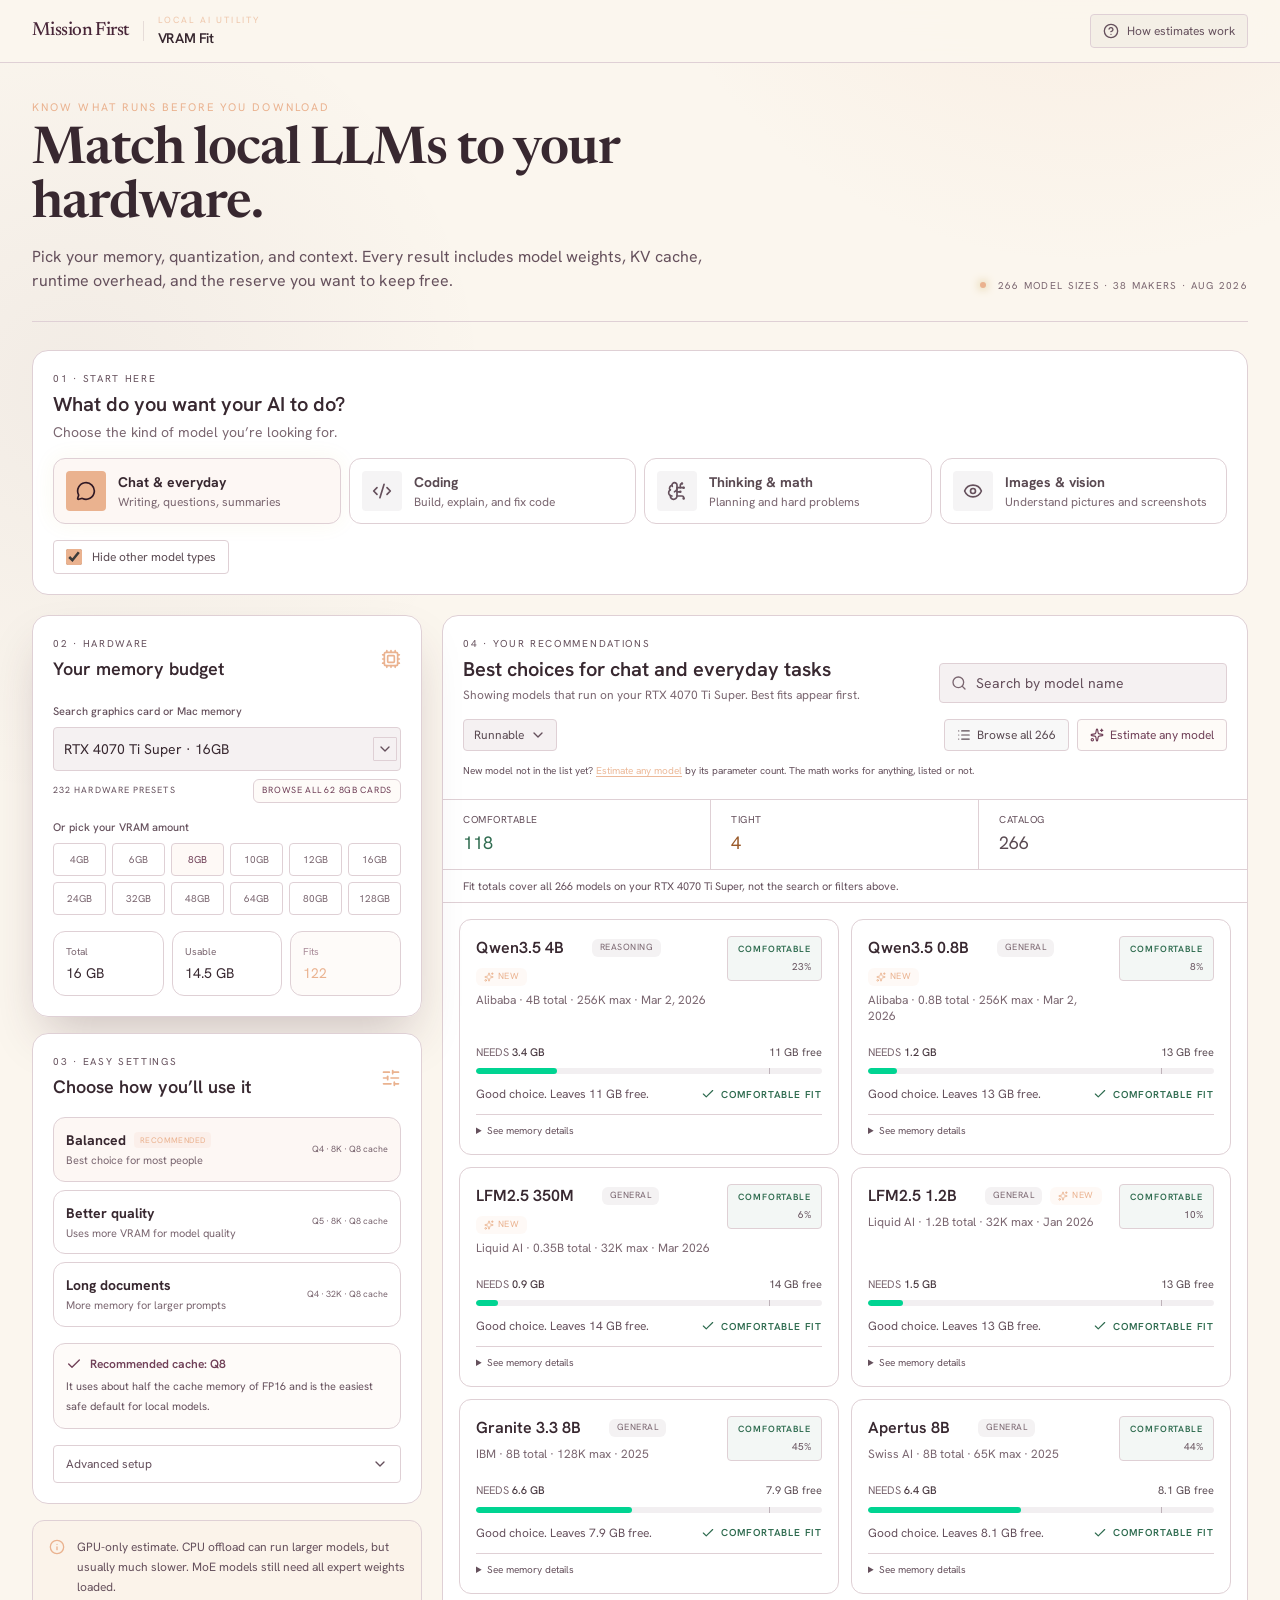
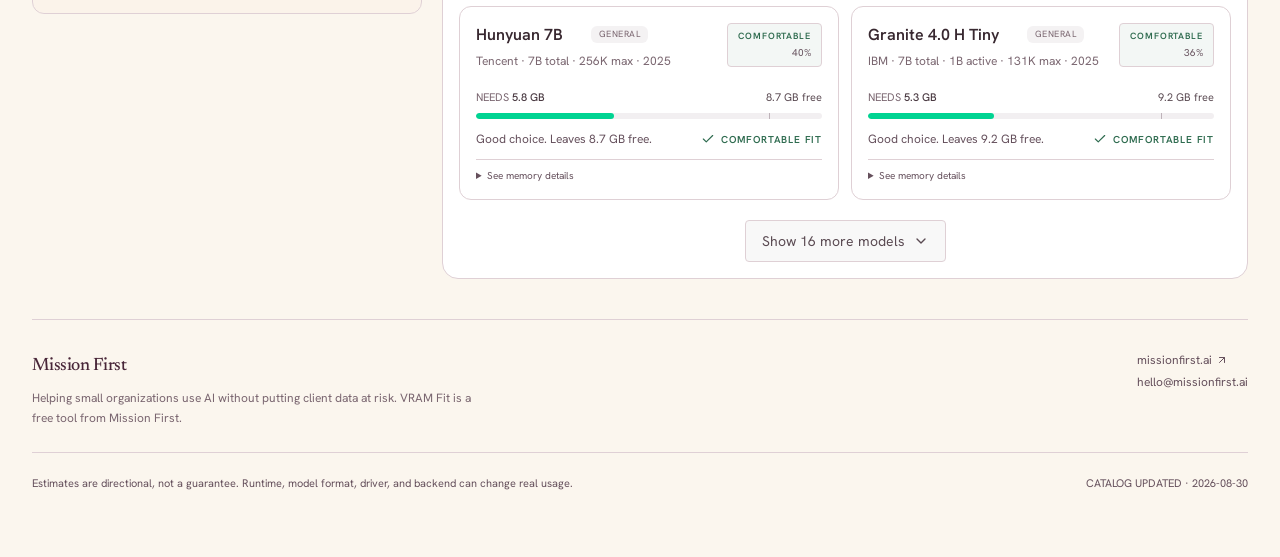
<file: vramcalculator/index.html>
<!doctype html>
<html lang="en" class="dark">
  <head>
    <meta charset="UTF-8" />
    <meta name="viewport" content="width=device-width, initial-scale=1.0" />
    <link rel="icon" type="image/svg+xml" href="/vramcalculator/favicon.svg" />
    <link rel="icon" type="image/png" sizes="32x32" href="/vramcalculator/favicon-32.png" />
    <link rel="apple-touch-icon" href="/vramcalculator/apple-touch-icon.png" />
    <title>VRAM Fit. Local LLM Compatibility Calculator. missionfirst.ai</title>
    <meta
      name="description"
      content="See which open-weight language models fit your GPU or Mac at different quantization levels. A free tool from Mission First."
    />
    <link rel="canonical" href="https://missionfirst.ai/vramcalculator/" />

    <meta property="og:title" content="VRAM Fit. Know what runs before you download" />
    <meta
      property="og:description"
      content="Match open-weight language models to your hardware, quantization, and context length."
    />
    <meta property="og:type" content="website" />
    <meta property="og:url" content="https://missionfirst.ai/vramcalculator/" />
    <meta property="og:image" content="https://missionfirst.ai/vramcalculator/og.png" />
    <meta property="og:image:width" content="1200" />
    <meta property="og:image:height" content="630" />
    <meta property="og:image:alt" content="VRAM Fit memory compatibility meter" />
    <meta name="twitter:card" content="summary_large_image" />
    <meta name="twitter:title" content="VRAM Fit. Know what runs before you download" />
    <meta
      name="twitter:description"
      content="Match open-weight language models to your hardware, quantization, and context length."
    />
    <meta name="twitter:image" content="https://missionfirst.ai/vramcalculator/og.png" />
    <script type="module" crossorigin src="/vramcalculator/assets/index-CFFlVIbi.js"></script>
    <link rel="stylesheet" crossorigin href="/vramcalculator/assets/index-DnWPmQpf.css">
  </head>
  <body>
    <div id="root"></div>
  </body>
</html>
</file>
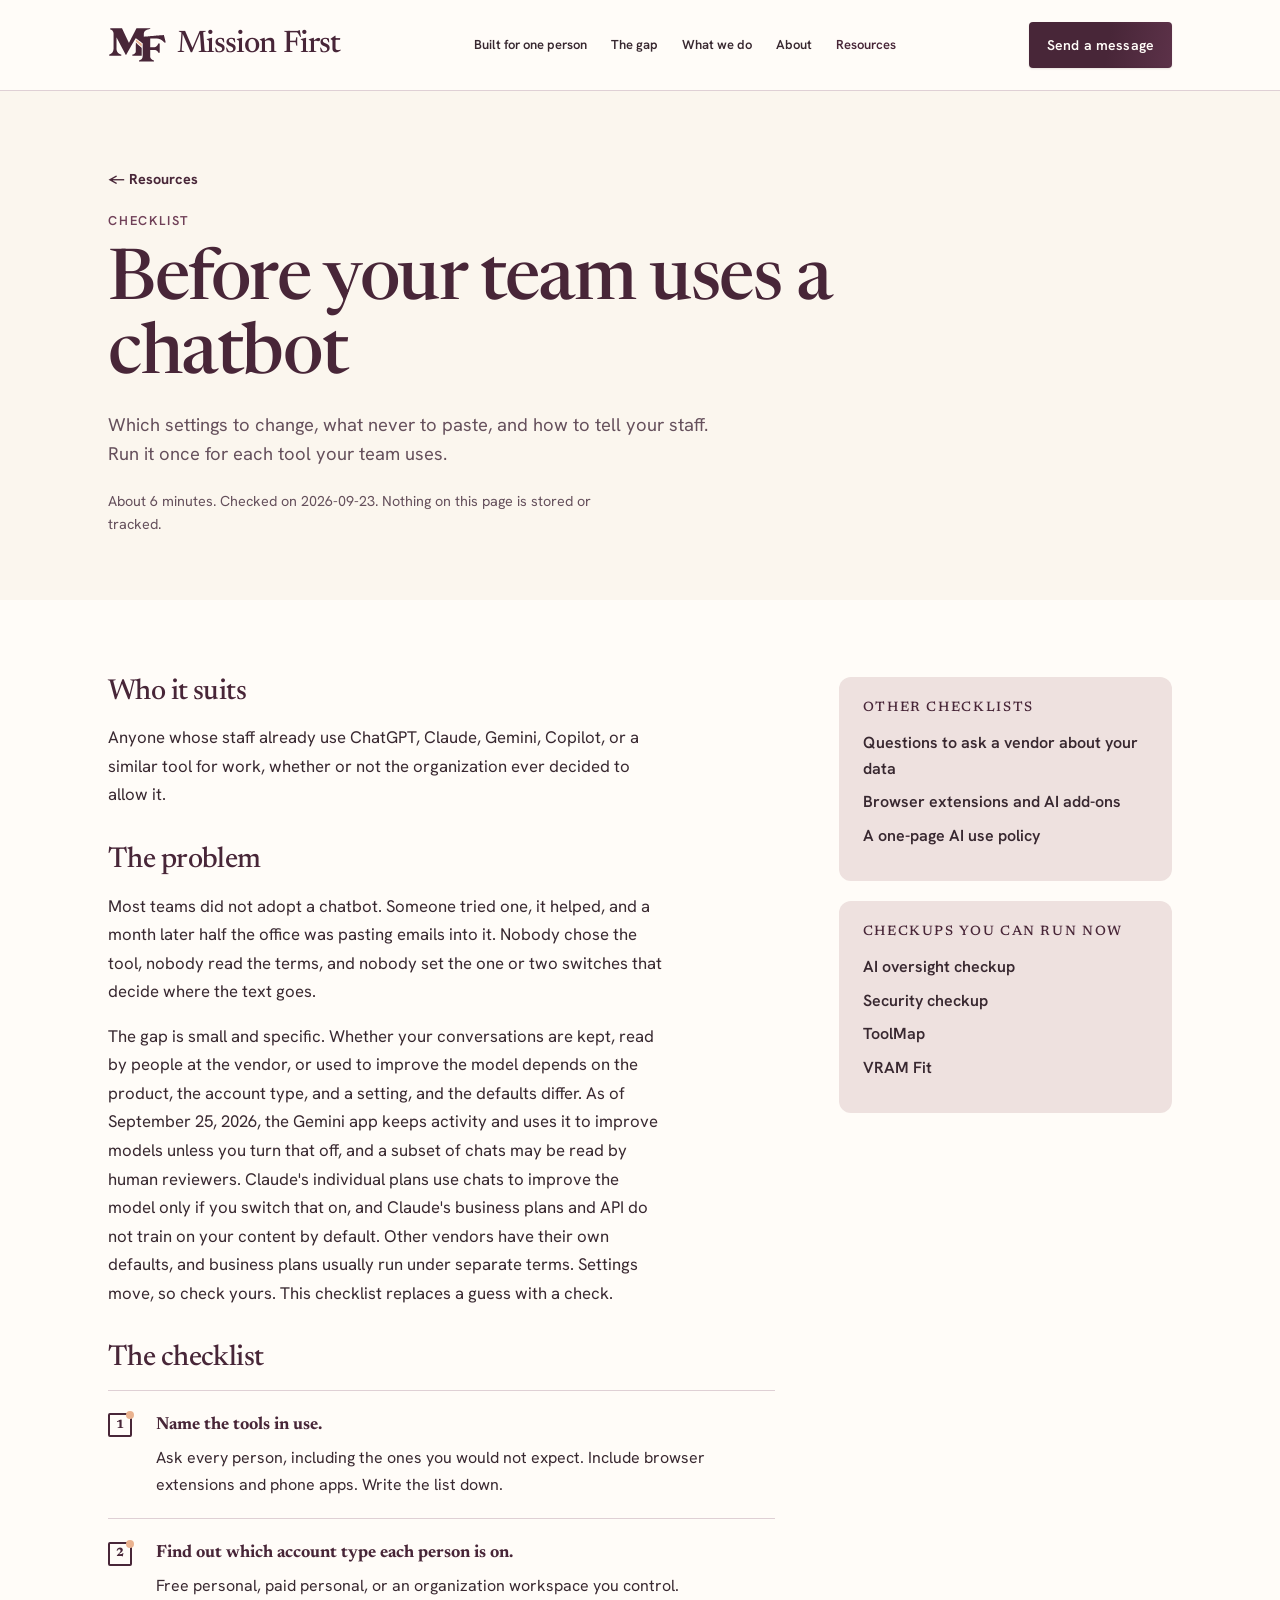
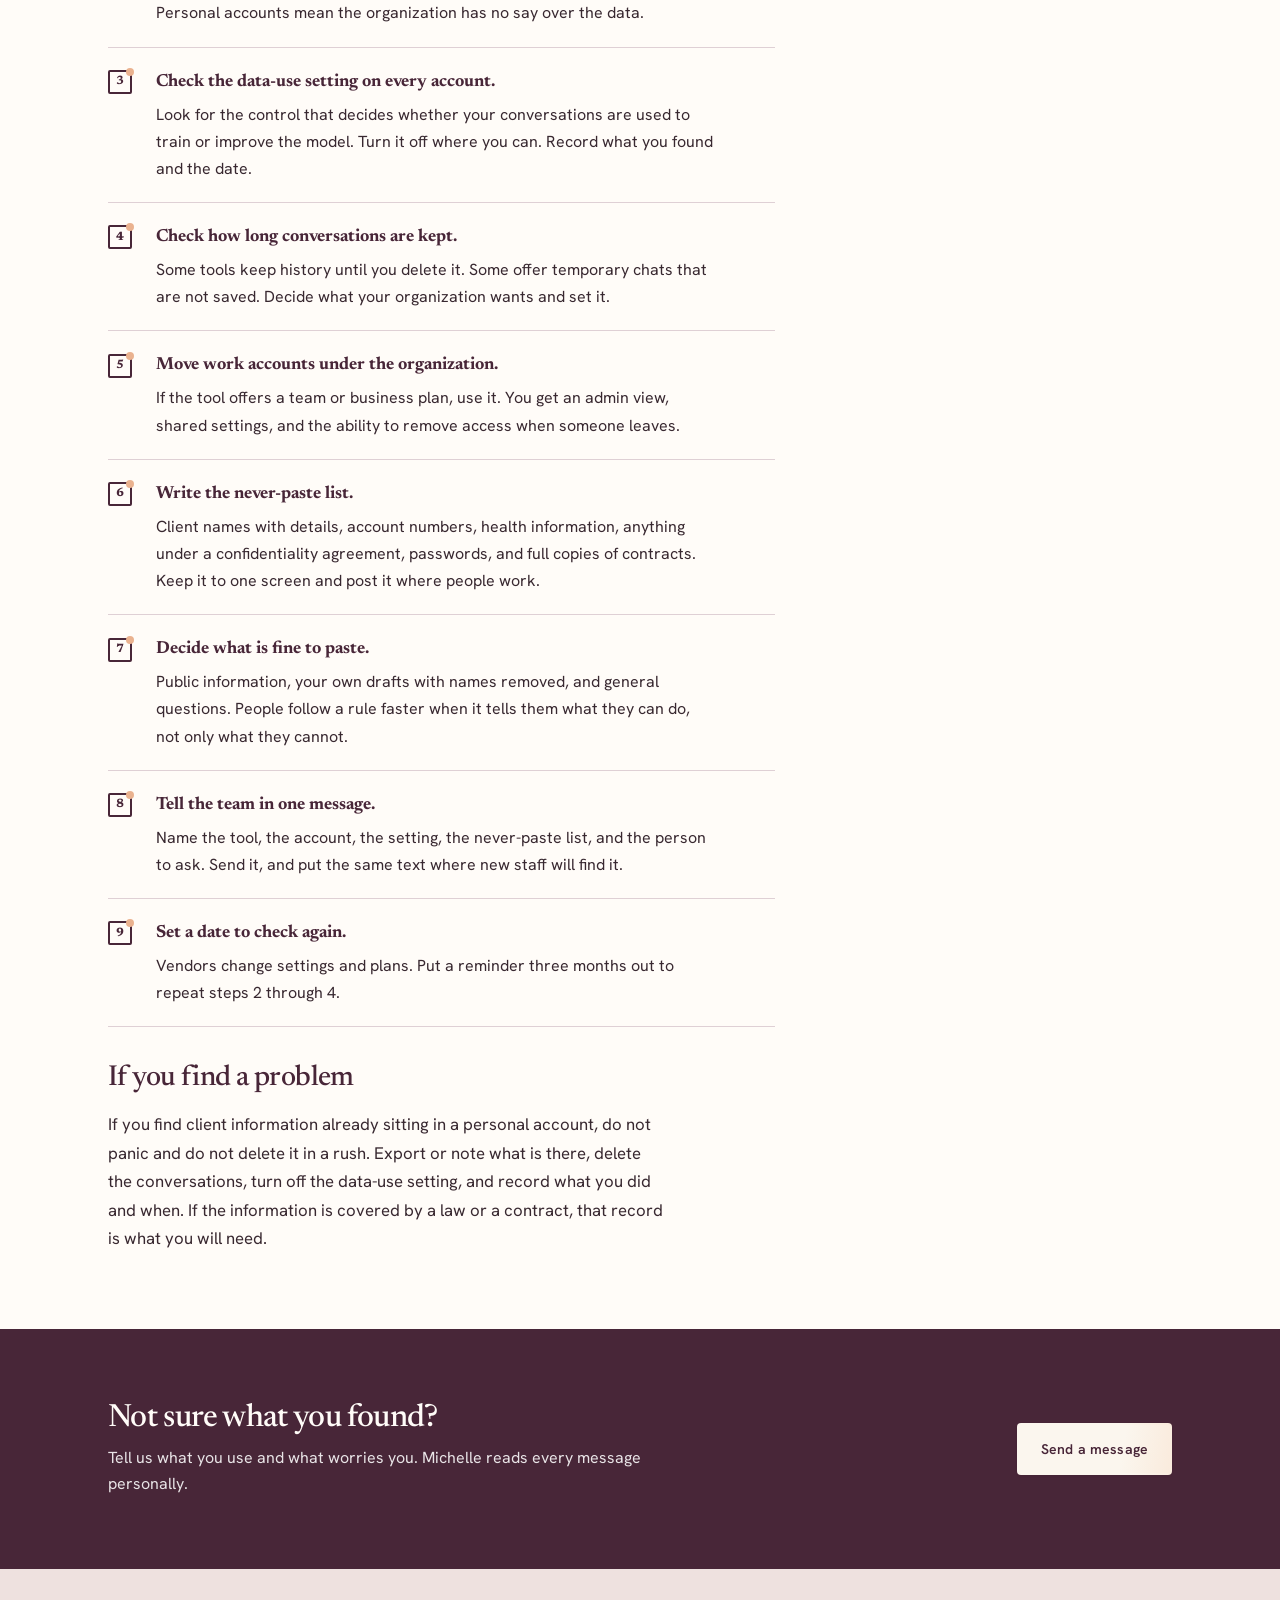
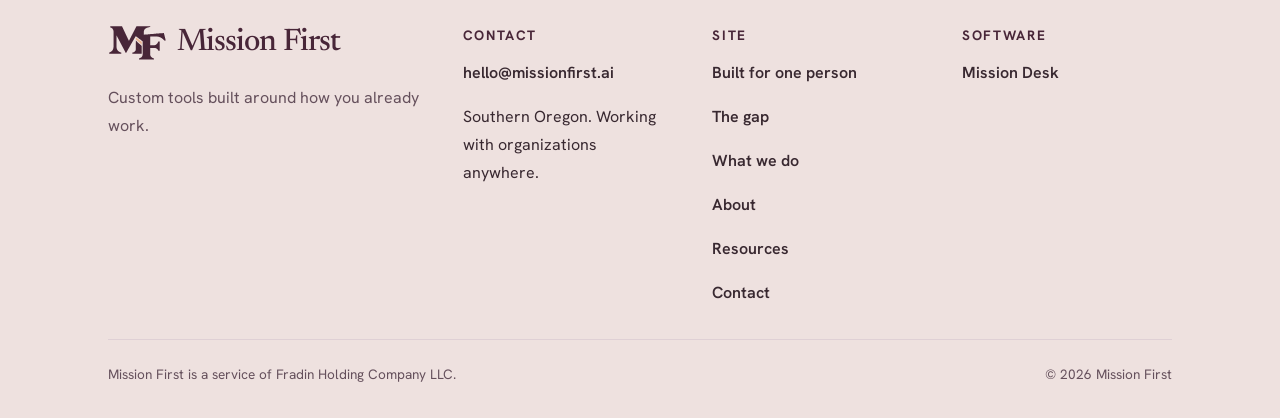
<file: resources/before-your-team-uses-a-chatbot/index.html>
<!DOCTYPE html>
<html lang="en">
<head>
  <meta charset="UTF-8">
  <meta name="viewport" content="width=device-width, initial-scale=1.0">
  <title>Before your team uses a chatbot. missionfirst.ai</title>
  <meta name="description" content="Which settings to change, what never to paste, and how to tell your staff. Run it once for each tool your team uses.">
  <meta property="og:title" content="Before your team uses a chatbot. missionfirst.ai">
  <meta property="og:description" content="Which settings to change, what never to paste, and how to tell your staff. Run it once for each tool your team uses.">
  <meta property="og:url" content="https://missionfirst.ai/resources/before-your-team-uses-a-chatbot/">
  <meta property="og:type" content="article">
  <link rel="canonical" href="https://missionfirst.ai/resources/before-your-team-uses-a-chatbot/">
  <meta property="og:image" content="https://missionfirst.ai/assets/og-image.jpg">
  <meta property="og:image:width" content="1200">
  <meta property="og:image:height" content="630">
  <meta property="og:image:alt" content="Mission First. Good technology starts with understanding the complexity of your work. Michelle Fradin testifying before the Oregon Legislature.">
  <meta name="twitter:card" content="summary_large_image">
  <link rel="icon" href="/favicon.svg" type="image/svg+xml">
  <link rel="icon" href="/favicon-32.png" type="image/png" sizes="32x32">
  <link rel="apple-touch-icon" href="/apple-touch-icon.png">
  <link rel="stylesheet" href="/site.css?v=20261110a">
</head>
<body>

  <header>
    <div class="container header-row">
      <a href="/" class="wordmark" aria-label="Mission First home"><span class="lockup"><svg class="mf-mark" viewBox="0 0 615 372" aria-hidden="true" focusable="false">
<path fill="currentColor" fill-rule="evenodd" d="M290.2,163.0 L290.0,163.5 L291.0,164.5 L291.0,170.5 L290.0,171.2 L290.0,173.5 L291.0,174.2 L291.0,181.5 L290.0,182.2 L290.0,258.5 L289.0,259.2 L289.0,262.5 L288.0,263.2 L288.0,265.5 L287.0,266.2 L287.0,267.5 L286.0,268.2 L286.0,269.5 L284.0,271.2 L284.0,272.5 L276.5,280.0 L275.2,280.0 L273.5,282.0 L272.2,282.0 L271.5,283.0 L270.2,283.0 L269.5,284.0 L268.2,284.0 L267.5,285.0 L265.2,285.0 L264.5,286.0 L262.2,286.0 L261.5,287.0 L259.2,287.0 L258.5,288.0 L255.2,288.0 L254.0,289.2 L254.0,299.5 L254.2,299.8 L351.5,299.8 L351.8,299.5 L351.8,219.2 L342.5,210.0 L341.2,210.0 L330.5,199.0 L329.2,199.0 L314.5,184.0 L313.2,184.0 L299.5,170.0 L298.2,170.0 L291.5,163.0 Z M583.8,85.2 L582.5,84.0 L572.2,84.0 L571.5,85.0 L560.2,85.0 L559.5,86.0 L547.2,86.0 L546.5,87.0 L535.2,87.0 L534.5,88.0 L523.2,88.0 L522.5,89.0 L511.2,89.0 L510.5,90.0 L500.2,90.0 L499.5,91.0 L488.2,91.0 L487.5,92.0 L476.2,92.0 L475.5,93.0 L466.2,93.0 L465.5,94.0 L453.2,94.0 L452.5,95.0 L441.2,95.0 L440.5,96.0 L429.2,96.0 L428.5,97.0 L417.2,97.0 L416.5,98.0 L405.2,98.0 L404.5,99.0 L392.2,99.0 L391.5,100.0 L379.2,100.0 L378.5,101.0 L374.2,101.0 L373.8,100.5 L373.8,67.2 L374.8,66.5 L374.8,61.2 L375.8,60.5 L375.8,58.2 L376.8,57.5 L376.8,55.2 L377.8,54.5 L377.8,53.2 L378.8,52.5 L378.8,51.2 L379.8,50.5 L379.8,49.2 L382.8,46.5 L382.8,45.2 L389.2,38.8 L390.5,38.8 L392.2,36.8 L393.5,36.8 L396.2,33.8 L397.5,33.8 L398.2,32.8 L399.5,32.8 L400.2,31.8 L401.5,31.8 L402.2,30.8 L403.5,30.8 L404.2,29.8 L406.5,29.8 L407.2,28.8 L408.5,28.8 L409.2,27.8 L411.5,27.8 L412.2,26.8 L413.5,26.8 L414.2,25.8 L417.5,25.8 L418.2,24.8 L421.5,24.8 L422.2,23.8 L425.5,23.8 L426.2,22.8 L430.5,22.8 L431.2,21.8 L438.5,21.8 L439.2,20.8 L440.5,20.8 L440.8,20.5 L440.8,14.2 L439.8,13.5 L439.8,12.2 L439.5,12.0 L298.2,12.0 L297.0,13.2 L297.0,14.5 L295.0,16.2 L295.0,17.5 L294.0,18.2 L294.0,19.5 L293.0,20.2 L293.0,21.5 L292.0,22.2 L292.0,23.5 L291.0,24.2 L291.0,25.5 L290.0,26.2 L290.0,27.5 L289.0,28.2 L289.0,29.5 L288.0,30.2 L288.0,31.5 L287.0,32.2 L287.0,33.5 L286.0,34.2 L286.0,35.5 L285.0,36.2 L285.0,37.5 L284.0,38.2 L284.0,39.5 L283.0,40.2 L283.0,41.5 L282.0,42.2 L282.0,43.5 L281.0,44.2 L281.0,45.5 L280.0,46.2 L280.0,47.5 L279.0,48.2 L279.0,49.5 L278.0,50.2 L278.0,51.5 L277.0,52.2 L277.0,53.5 L276.0,54.2 L276.0,55.5 L275.0,56.2 L275.0,57.5 L274.0,58.2 L274.0,59.5 L272.0,61.2 L272.0,62.5 L271.0,63.2 L271.0,64.5 L270.0,65.2 L270.0,66.5 L269.0,67.2 L269.0,68.5 L268.0,69.2 L268.0,70.5 L267.0,71.2 L267.0,72.5 L266.0,73.2 L266.0,74.5 L265.0,75.2 L265.0,76.5 L264.0,77.2 L264.0,78.5 L262.0,80.2 L262.0,81.5 L261.0,82.2 L261.0,83.5 L260.0,84.2 L260.0,85.5 L259.0,86.2 L259.0,87.5 L258.0,88.2 L258.0,89.5 L257.0,90.2 L257.0,91.5 L256.0,92.2 L256.0,93.5 L255.0,94.2 L255.0,95.5 L254.0,96.2 L254.0,97.5 L253.0,98.2 L253.0,99.5 L252.0,100.2 L252.0,101.5 L251.0,102.2 L251.0,103.5 L250.0,104.2 L250.0,105.5 L249.0,106.2 L249.0,107.5 L247.0,109.2 L247.0,110.5 L246.0,111.2 L246.0,112.5 L245.0,113.2 L245.0,114.5 L244.0,115.2 L244.0,116.5 L243.0,117.2 L243.0,118.5 L242.0,119.2 L242.0,120.5 L241.0,121.2 L241.0,122.5 L240.0,123.2 L240.0,124.5 L239.0,125.2 L239.0,126.5 L238.0,127.2 L238.0,128.5 L237.0,129.2 L237.0,130.5 L236.0,131.2 L236.0,132.5 L235.0,133.2 L235.0,134.5 L234.0,135.2 L234.0,136.5 L233.0,137.2 L233.0,138.5 L231.0,140.2 L231.0,141.5 L230.0,142.2 L230.0,143.5 L229.0,144.2 L229.0,145.5 L228.0,146.2 L228.0,147.5 L227.0,148.2 L227.0,149.5 L226.0,150.2 L226.0,151.5 L225.0,152.2 L225.0,153.5 L224.0,154.2 L224.0,155.5 L223.0,156.2 L223.0,157.5 L222.0,158.2 L222.0,159.5 L221.0,160.2 L221.0,161.5 L220.0,162.2 L220.0,163.5 L218.2,165.0 L217.8,164.5 L217.8,163.2 L216.8,162.5 L216.8,161.2 L215.8,160.5 L215.8,159.2 L214.8,158.5 L214.8,157.2 L213.8,156.5 L213.8,155.2 L212.8,154.5 L212.8,153.2 L211.8,152.5 L211.8,151.2 L210.8,150.5 L210.8,149.2 L209.8,148.5 L209.8,147.2 L208.8,146.5 L208.8,145.2 L207.8,144.5 L207.8,143.2 L206.8,142.5 L206.8,141.2 L205.8,140.5 L205.8,139.2 L204.8,138.5 L204.8,137.2 L203.8,136.5 L203.8,134.2 L202.8,133.5 L202.8,132.2 L201.8,131.5 L201.8,130.2 L200.8,129.5 L200.8,128.2 L199.8,127.5 L199.8,126.2 L198.8,125.5 L198.8,124.2 L197.8,123.5 L197.8,122.2 L196.8,121.5 L196.8,120.2 L195.8,119.5 L195.8,118.2 L194.8,117.5 L194.8,115.2 L193.8,114.5 L193.8,113.2 L192.8,112.5 L192.8,111.2 L191.8,110.5 L191.8,109.2 L190.8,108.5 L190.8,107.2 L189.8,106.5 L189.8,105.2 L188.8,104.5 L188.8,103.2 L187.8,102.5 L187.8,101.2 L186.8,100.5 L186.8,98.2 L185.8,97.5 L185.8,96.2 L184.8,95.5 L184.8,94.2 L183.8,93.5 L183.8,92.2 L182.8,91.5 L182.8,90.2 L181.8,89.5 L181.8,88.2 L180.8,87.5 L180.8,86.2 L179.8,85.5 L179.8,84.2 L178.8,83.5 L178.8,81.2 L177.8,80.5 L177.8,79.2 L176.8,78.5 L176.8,77.2 L175.8,76.5 L175.8,75.2 L174.8,74.5 L174.8,73.2 L173.8,72.5 L173.8,71.2 L172.8,70.5 L172.8,69.2 L171.8,68.5 L171.8,67.2 L170.8,66.5 L170.8,64.2 L169.8,63.5 L169.8,62.2 L168.8,61.5 L168.8,60.2 L167.8,59.5 L167.8,58.2 L166.8,57.5 L166.8,56.2 L165.8,55.5 L165.8,54.2 L164.8,53.5 L164.8,52.2 L163.8,51.5 L163.8,50.2 L162.8,49.5 L162.8,48.2 L161.8,47.5 L161.8,45.2 L160.8,44.5 L160.8,43.2 L159.8,42.5 L159.8,41.2 L158.8,40.5 L158.8,39.2 L157.8,38.5 L157.8,37.2 L156.8,36.5 L156.8,35.2 L155.8,34.5 L155.8,33.2 L154.8,32.5 L154.8,31.2 L153.8,30.5 L153.8,29.2 L152.8,28.5 L152.8,26.2 L151.8,25.5 L151.8,24.2 L150.8,23.5 L150.8,22.2 L149.8,21.5 L149.8,20.2 L148.8,19.5 L148.8,18.2 L147.8,17.5 L147.8,15.2 L146.5,14.0 L24.2,14.0 L24.0,14.2 L24.0,18.5 L23.0,19.2 L23.0,24.5 L24.5,24.8 L25.2,25.8 L27.5,25.8 L28.2,26.8 L29.5,26.8 L30.2,27.8 L31.5,27.8 L32.2,28.8 L33.5,28.8 L34.2,29.8 L35.5,29.8 L37.2,31.8 L38.5,31.8 L41.2,34.8 L42.5,34.8 L48.0,40.2 L48.0,41.5 L50.0,43.2 L50.0,44.5 L52.0,46.2 L52.0,47.5 L53.0,48.2 L53.0,49.5 L54.0,50.2 L54.0,51.5 L55.0,52.2 L55.0,54.5 L56.0,55.2 L56.0,58.5 L57.0,59.2 L57.0,65.5 L58.0,66.2 L58.0,228.5 L57.0,229.2 L57.0,238.5 L56.0,239.2 L56.0,243.5 L55.0,244.2 L55.0,246.5 L54.0,247.2 L54.0,249.5 L53.0,250.2 L53.0,252.5 L52.0,253.2 L52.0,254.5 L51.0,255.2 L51.0,257.5 L50.0,258.2 L50.0,259.5 L48.0,261.2 L48.0,262.5 L45.0,265.2 L45.0,266.5 L36.5,275.0 L35.2,275.0 L32.5,278.0 L31.2,278.0 L29.5,280.0 L28.2,280.0 L26.5,282.0 L25.2,282.0 L24.5,283.0 L23.2,283.0 L22.5,284.0 L21.2,284.0 L20.5,285.0 L19.2,285.0 L18.5,286.0 L17.2,286.0 L16.5,287.0 L14.2,287.0 L13.5,288.0 L12.0,288.2 L12.0,294.5 L13.0,295.2 L13.0,299.5 L13.2,299.8 L137.5,299.8 L138.8,298.5 L138.8,289.2 L137.5,288.0 L136.2,288.0 L135.5,287.0 L133.2,287.0 L132.5,286.0 L131.2,286.0 L130.5,285.0 L128.2,285.0 L127.5,284.0 L126.2,284.0 L125.5,283.0 L124.2,283.0 L123.5,282.0 L122.2,282.0 L121.5,281.0 L120.2,281.0 L119.5,280.0 L118.2,280.0 L117.5,279.0 L116.2,279.0 L114.5,277.0 L113.2,277.0 L110.5,274.0 L109.2,274.0 L99.8,264.5 L99.8,263.2 L97.8,261.5 L97.8,260.2 L96.8,259.5 L96.8,258.2 L95.8,257.5 L95.8,256.2 L94.8,255.5 L94.8,254.2 L93.8,253.5 L93.8,252.2 L92.8,251.5 L92.8,249.2 L91.8,248.5 L91.8,246.2 L90.8,245.5 L90.8,241.2 L89.8,240.5 L89.8,234.2 L88.8,233.5 L88.8,110.2 L89.2,109.8 L91.0,111.2 L91.0,112.5 L92.0,113.2 L92.0,114.5 L93.0,115.2 L93.0,116.5 L94.0,117.2 L94.0,118.5 L95.0,119.2 L95.0,120.5 L96.0,121.2 L96.0,122.5 L97.0,123.2 L97.0,124.5 L98.0,125.2 L98.0,126.5 L99.0,127.2 L99.0,128.5 L100.0,129.2 L100.0,130.5 L101.0,131.2 L101.0,132.5 L103.0,134.2 L103.0,135.5 L104.0,136.2 L104.0,137.5 L105.0,138.2 L105.0,139.5 L106.0,140.2 L106.0,141.5 L107.0,142.2 L107.0,143.5 L108.0,144.2 L108.0,145.5 L109.0,146.2 L109.0,147.5 L110.0,148.2 L110.0,149.5 L112.0,151.2 L112.0,152.5 L113.0,153.2 L113.0,154.5 L114.0,155.2 L114.0,156.5 L115.0,157.2 L115.0,158.5 L116.0,159.2 L116.0,160.5 L117.0,161.2 L117.0,162.5 L118.0,163.2 L118.0,164.5 L119.0,165.2 L119.0,166.5 L121.0,168.2 L121.0,169.5 L122.0,170.2 L122.0,171.5 L123.0,172.2 L123.0,173.5 L124.0,174.2 L124.0,175.5 L125.0,176.2 L125.0,177.5 L126.0,178.2 L126.0,179.5 L127.0,180.2 L127.0,181.5 L128.0,182.2 L128.0,183.5 L129.0,184.2 L129.0,185.5 L130.0,186.2 L130.0,187.5 L132.0,189.2 L132.0,190.5 L133.0,191.2 L133.0,192.5 L134.0,193.2 L134.0,194.5 L135.0,195.2 L135.0,196.5 L136.0,197.2 L136.0,198.5 L137.0,199.2 L137.0,200.5 L138.0,201.2 L138.0,202.5 L139.0,203.2 L139.0,204.5 L141.0,206.2 L141.0,207.5 L142.0,208.2 L142.0,209.5 L143.0,210.2 L143.0,211.5 L144.0,212.2 L144.0,213.5 L145.0,214.2 L145.0,215.5 L146.0,216.2 L146.0,217.5 L147.0,218.2 L147.0,219.5 L148.0,220.2 L148.0,221.5 L150.0,223.2 L150.0,224.5 L151.0,225.2 L151.0,226.5 L152.0,227.2 L152.0,228.5 L153.0,229.2 L153.0,230.5 L154.0,231.2 L154.0,232.5 L155.0,233.2 L155.0,234.5 L156.0,235.2 L156.0,236.5 L157.0,237.2 L157.0,238.5 L159.0,240.2 L159.0,241.5 L160.0,242.2 L160.0,243.5 L161.0,244.2 L161.0,245.5 L162.0,246.2 L162.0,247.5 L163.0,248.2 L163.0,249.5 L164.0,250.2 L164.0,251.5 L165.0,252.2 L165.0,253.5 L166.0,254.2 L166.0,255.5 L167.0,256.2 L167.0,257.5 L168.0,258.2 L168.0,259.5 L170.0,261.2 L170.0,262.5 L171.0,263.2 L171.0,264.5 L172.0,265.2 L172.0,266.5 L173.0,267.2 L173.0,268.5 L174.0,269.2 L174.0,270.5 L175.0,271.2 L175.0,272.5 L176.0,273.2 L176.0,274.5 L177.0,275.2 L177.0,276.5 L178.0,277.2 L178.0,278.5 L179.0,279.2 L179.0,280.5 L180.0,281.2 L180.0,282.5 L182.0,284.2 L182.0,285.5 L183.0,286.2 L183.0,287.5 L184.0,288.2 L184.0,289.5 L185.0,290.2 L185.0,291.5 L186.0,292.2 L186.0,293.5 L187.2,294.8 L187.8,294.5 L187.8,293.2 L189.8,291.5 L189.8,290.2 L190.8,289.5 L190.8,288.2 L191.8,287.5 L191.8,286.2 L192.8,285.5 L192.8,284.2 L194.8,282.5 L194.8,281.2 L195.8,280.5 L195.8,279.2 L196.8,278.5 L196.8,277.2 L198.8,275.5 L198.8,274.2 L199.8,273.5 L199.8,272.2 L200.8,271.5 L200.8,270.2 L201.8,269.5 L201.8,268.2 L203.8,266.5 L203.8,265.2 L204.8,264.5 L204.8,263.2 L205.8,262.5 L205.8,261.2 L207.8,259.5 L207.8,258.2 L208.8,257.5 L208.8,256.2 L209.8,255.5 L209.8,254.2 L210.8,253.5 L210.8,252.2 L211.8,251.5 L211.8,250.2 L213.8,248.5 L213.8,247.2 L214.8,246.5 L214.8,245.2 L216.8,243.5 L216.8,242.2 L217.8,241.5 L217.8,240.2 L218.8,239.5 L218.8,238.2 L219.8,237.5 L219.8,236.2 L221.8,234.5 L221.8,233.2 L222.8,232.5 L222.8,231.2 L223.8,230.5 L223.8,229.2 L225.8,227.5 L225.8,226.2 L226.8,225.5 L226.8,224.2 L227.8,223.5 L227.8,222.2 L228.8,221.5 L228.8,220.2 L230.8,218.5 L230.8,217.2 L231.8,216.5 L231.8,215.2 L232.8,214.5 L232.8,213.2 L234.8,211.5 L234.8,210.2 L235.8,209.5 L235.8,208.2 L236.8,207.5 L236.8,206.2 L238.8,204.5 L238.8,203.2 L239.8,202.5 L239.8,201.2 L240.8,200.5 L240.8,199.2 L242.8,197.5 L242.8,196.2 L243.8,195.5 L243.8,194.2 L244.8,193.5 L244.8,192.2 L245.8,191.5 L245.8,190.2 L247.8,188.5 L247.8,187.2 L249.8,185.5 L249.8,184.2 L250.8,183.5 L250.8,182.2 L251.8,181.5 L251.8,180.2 L253.8,178.5 L253.8,177.2 L254.8,176.5 L254.8,175.2 L256.8,173.5 L256.8,172.2 L257.8,171.5 L257.8,170.2 L258.8,169.5 L258.8,168.2 L259.8,167.5 L259.8,166.2 L261.8,164.5 L261.8,163.2 L262.8,162.5 L262.8,161.2 L264.8,159.5 L264.8,158.2 L265.8,157.5 L265.8,156.2 L267.8,154.5 L267.8,153.2 L268.8,152.5 L268.8,151.2 L270.8,149.5 L270.8,148.2 L271.8,147.5 L271.8,146.2 L272.8,145.5 L272.8,144.2 L273.8,143.5 L273.8,142.2 L275.8,140.5 L275.8,139.2 L276.8,138.5 L276.8,137.2 L278.8,135.5 L278.8,134.2 L279.8,133.5 L279.8,132.2 L281.8,130.5 L281.8,129.2 L282.8,128.5 L282.8,127.2 L284.8,125.5 L284.8,124.2 L285.8,123.5 L285.8,122.2 L287.8,120.5 L287.8,119.2 L288.8,118.5 L288.8,117.2 L289.2,116.8 L290.5,116.8 L294.2,120.8 L295.5,120.8 L298.2,123.8 L299.5,123.8 L301.2,125.8 L302.5,125.8 L304.2,127.8 L305.5,127.8 L308.2,130.8 L309.5,130.8 L312.2,133.8 L313.5,133.8 L316.2,136.8 L317.5,136.8 L320.2,139.8 L321.5,139.8 L324.2,142.8 L325.5,142.8 L328.2,145.8 L329.5,145.8 L332.2,148.8 L333.5,148.8 L336.2,151.8 L337.5,151.8 L340.2,154.8 L341.5,154.8 L344.2,157.8 L345.5,157.8 L348.2,160.8 L349.5,160.8 L352.2,163.8 L353.5,163.8 L356.2,166.8 L357.5,166.8 L360.2,169.8 L361.5,169.8 L362.0,170.2 L362.0,307.5 L361.0,308.2 L361.0,315.5 L360.0,316.2 L360.0,319.5 L359.0,320.2 L359.0,321.5 L358.0,322.2 L358.0,324.5 L356.0,326.2 L356.0,327.5 L354.0,329.2 L354.0,330.5 L346.5,338.0 L345.2,338.0 L343.5,340.0 L342.2,340.0 L340.5,342.0 L339.2,342.0 L337.5,344.0 L336.2,344.0 L335.5,345.0 L334.2,345.0 L333.5,346.0 L331.2,346.0 L330.5,347.0 L329.2,347.0 L328.5,348.0 L326.2,348.0 L325.5,349.0 L323.0,349.2 L323.0,359.5 L323.2,359.8 L479.5,359.8 L479.8,359.5 L479.8,349.2 L477.2,349.0 L476.5,348.0 L474.2,348.0 L473.5,347.0 L471.2,347.0 L470.5,346.0 L469.2,346.0 L468.5,345.0 L467.2,345.0 L466.5,344.0 L465.2,344.0 L464.5,343.0 L463.2,343.0 L461.5,341.0 L460.2,341.0 L458.5,339.0 L457.2,339.0 L453.5,335.0 L452.2,335.0 L450.8,333.5 L450.8,332.2 L446.8,328.5 L446.8,327.2 L444.8,325.5 L444.8,324.2 L443.8,323.5 L443.8,321.2 L442.8,320.5 L442.8,318.2 L441.8,317.5 L441.8,314.2 L440.8,313.5 L440.8,305.2 L439.8,304.5 L439.8,302.2 L440.8,301.5 L440.8,240.2 L442.2,238.8 L488.5,238.8 L489.2,239.8 L493.5,239.8 L494.2,240.8 L496.5,240.8 L497.2,241.8 L499.5,241.8 L500.2,242.8 L501.5,242.8 L502.2,243.8 L503.5,243.8 L504.2,244.8 L505.5,244.8 L507.2,246.8 L508.5,246.8 L510.2,248.8 L511.5,248.8 L518.0,255.2 L518.0,256.5 L521.0,259.2 L521.0,260.5 L523.0,262.2 L523.0,263.5 L524.0,264.2 L524.0,265.5 L525.0,266.2 L525.0,267.5 L526.0,268.2 L526.2,269.8 L539.5,269.8 L539.8,269.5 L539.8,172.2 L538.2,172.0 L537.5,171.0 L525.2,171.0 L524.0,172.2 L524.0,174.5 L523.0,175.2 L523.0,177.5 L522.0,178.2 L522.0,179.5 L521.0,180.2 L521.0,181.5 L520.0,182.2 L520.0,183.5 L519.0,184.2 L519.0,185.5 L518.0,186.2 L518.0,187.5 L516.0,189.2 L516.0,190.5 L514.0,192.2 L514.0,193.5 L503.5,204.0 L502.2,204.0 L500.5,206.0 L499.2,206.0 L498.5,207.0 L497.2,207.0 L496.5,208.0 L495.2,208.0 L494.5,209.0 L492.2,209.0 L491.5,210.0 L489.2,210.0 L488.5,211.0 L484.2,211.0 L483.5,212.0 L442.2,212.0 L440.8,210.5 L440.8,122.2 L442.2,120.8 L492.5,120.8 L493.2,119.8 L499.5,119.8 L500.2,120.8 L517.5,120.8 L518.2,121.8 L524.5,121.8 L525.2,122.8 L528.5,122.8 L529.2,123.8 L531.5,123.8 L532.2,124.8 L535.5,124.8 L536.2,125.8 L538.5,125.8 L539.2,126.8 L541.5,126.8 L542.2,127.8 L543.5,127.8 L544.2,128.8 L546.5,128.8 L547.2,129.8 L548.5,129.8 L549.2,130.8 L550.5,130.8 L551.2,131.8 L552.5,131.8 L553.2,132.8 L554.5,132.8 L556.2,134.8 L557.5,134.8 L558.2,135.8 L559.5,135.8 L561.2,137.8 L562.5,137.8 L564.2,139.8 L565.5,139.8 L568.2,142.8 L569.5,142.8 L585.0,158.2 L585.0,159.5 L589.2,163.8 L590.2,162.8 L597.5,162.8 L598.2,161.8 L602.5,161.8 L602.8,160.2 L601.8,159.5 L601.8,156.2 L600.8,155.5 L600.8,152.2 L599.8,151.5 L599.8,148.2 L598.8,147.5 L598.8,144.2 L597.8,143.5 L597.8,140.2 L596.8,139.5 L596.8,136.2 L595.8,135.5 L595.8,132.2 L594.8,131.5 L594.8,128.2 L593.8,127.5 L593.8,124.2 L592.8,123.5 L592.8,120.2 L591.8,119.5 L591.8,116.2 L590.8,115.5 L590.8,112.2 L589.8,111.5 L589.8,108.2 L588.8,107.5 L588.8,104.2 L587.8,103.5 L587.8,100.2 L586.8,99.5 L586.8,96.2 L585.8,95.5 L585.8,93.2 L584.8,92.5 L584.8,89.2 L583.8,88.5 Z"/>
<path fill="var(--mf-logo-accent, transparent)" fill-rule="evenodd" d="M291.2,131.0 L291.0,131.2 L291.0,149.5 L294.2,152.8 L295.5,152.8 L310.2,167.8 L311.5,167.8 L324.2,180.8 L325.5,180.8 L338.2,193.8 L339.5,193.8 L348.2,202.8 L349.5,202.8 L351.5,204.8 L351.8,204.5 L351.8,191.2 L352.8,190.5 L351.8,189.5 L351.8,174.2 L350.5,173.0 L349.2,173.0 L347.5,171.0 L346.2,171.0 L343.5,168.0 L342.2,168.0 L340.5,166.0 L339.2,166.0 L337.5,164.0 L336.2,164.0 L333.5,161.0 L332.2,161.0 L330.5,159.0 L329.2,159.0 L326.5,156.0 L325.2,156.0 L322.5,153.0 L321.2,153.0 L318.5,150.0 L317.2,150.0 L314.5,147.0 L313.2,147.0 L311.5,145.0 L310.2,145.0 L307.5,142.0 L306.2,142.0 L303.5,139.0 L302.2,139.0 L299.5,136.0 L298.2,136.0 L295.5,133.0 L294.2,133.0 L292.5,131.0 Z"/>
</svg><span class="wordmark-text">Mission First</span></span></a>
      <button class="menu-toggle" type="button" aria-expanded="false" aria-controls="page-nav">Menu</button>
      <nav class="nav" id="page-nav" aria-label="Site">
        <a href="/#built">Built for one person</a>
        <a href="/#problem">The gap</a>
        <a href="/#work">What we do</a>
        <a href="/#about">About</a>
        <a href="/resources/" aria-current="true">Resources</a>
      </nav>
      <a href="/#contact" class="btn btn-sm">Send a message</a>
    </div>
  </header>

  <main id="top">
    <section class="page-hero">
      <div class="container">
        <p class="crumb"><a href="/resources/">Resources</a></p>
        <span class="eyebrow">Checklist</span>
        <h1>Before your team uses a chatbot</h1>
        <p class="lead soft">Which settings to change, what never to paste, and how to tell your staff. Run it once for each tool your team uses.</p>
        <p class="meta">About 6 minutes. Checked on 2026-09-23. Nothing on this page is stored or tracked.</p>
      </div>
    </section>

    <section class="article">
      <div class="container article-grid">
        <div class="article-body">
          <h2>Who it suits</h2>
          <p>Anyone whose staff already use ChatGPT, Claude, Gemini, Copilot, or a similar tool for work, whether or not the organization ever decided to allow it.</p>
          <h2>The problem</h2>
          <p>Most teams did not adopt a chatbot. Someone tried one, it helped, and a month later half the office was pasting emails into it. Nobody chose the tool, nobody read the terms, and nobody set the one or two switches that decide where the text goes.</p>
          <p>The gap is small and specific. Whether your conversations are kept, read by people at the vendor, or used to improve the model depends on the product, the account type, and a setting, and the defaults differ. As of September 25, 2026, the Gemini app keeps activity and uses it to improve models unless you turn that off, and a subset of chats may be read by human reviewers. Claude's individual plans use chats to improve the model only if you switch that on, and Claude's business plans and API do not train on your content by default. Other vendors have their own defaults, and business plans usually run under separate terms. Settings move, so check yours. This checklist replaces a guess with a check.</p>
          <h2>The checklist</h2>
          <ol class="checklist">
            <li><span class="box" aria-hidden="true"></span><div><strong>Name the tools in use.</strong><p>Ask every person, including the ones you would not expect. Include browser extensions and phone apps. Write the list down.</p></div></li>
            <li><span class="box" aria-hidden="true"></span><div><strong>Find out which account type each person is on.</strong><p>Free personal, paid personal, or an organization workspace you control. Personal accounts mean the organization has no say over the data.</p></div></li>
            <li><span class="box" aria-hidden="true"></span><div><strong>Check the data-use setting on every account.</strong><p>Look for the control that decides whether your conversations are used to train or improve the model. Turn it off where you can. Record what you found and the date.</p></div></li>
            <li><span class="box" aria-hidden="true"></span><div><strong>Check how long conversations are kept.</strong><p>Some tools keep history until you delete it. Some offer temporary chats that are not saved. Decide what your organization wants and set it.</p></div></li>
            <li><span class="box" aria-hidden="true"></span><div><strong>Move work accounts under the organization.</strong><p>If the tool offers a team or business plan, use it. You get an admin view, shared settings, and the ability to remove access when someone leaves.</p></div></li>
            <li><span class="box" aria-hidden="true"></span><div><strong>Write the never-paste list.</strong><p>Client names with details, account numbers, health information, anything under a confidentiality agreement, passwords, and full copies of contracts. Keep it to one screen and post it where people work.</p></div></li>
            <li><span class="box" aria-hidden="true"></span><div><strong>Decide what is fine to paste.</strong><p>Public information, your own drafts with names removed, and general questions. People follow a rule faster when it tells them what they can do, not only what they cannot.</p></div></li>
            <li><span class="box" aria-hidden="true"></span><div><strong>Tell the team in one message.</strong><p>Name the tool, the account, the setting, the never-paste list, and the person to ask. Send it, and put the same text where new staff will find it.</p></div></li>
            <li><span class="box" aria-hidden="true"></span><div><strong>Set a date to check again.</strong><p>Vendors change settings and plans. Put a reminder three months out to repeat steps 2 through 4.</p></div></li>
          </ol>
          <h2>If you find a problem</h2>
          <p>If you find client information already sitting in a personal account, do not panic and do not delete it in a rush. Export or note what is there, delete the conversations, turn off the data-use setting, and record what you did and when. If the information is covered by a law or a contract, that record is what you will need.</p>
        </div>
        <aside class="article-side">
          <div class="side-card">
            <h3>Other checklists</h3>
            <p><a href="/resources/questions-to-ask-a-vendor-about-your-data/">Questions to ask a vendor about your data</a></p>
            <p><a href="/resources/browser-extensions-and-ai-add-ons/">Browser extensions and AI add-ons</a></p>
            <p><a href="/resources/one-page-ai-use-policy/">A one-page AI use policy</a></p>
          </div>
          <div class="side-card">
            <h3>Checkups you can run now</h3>
            <p><a href="/readiness/">AI oversight checkup</a></p>
            <p><a href="/security-checkup/">Security checkup</a></p>
            <p><a href="/toolmap/">ToolMap</a></p>
            <p><a href="/vramcalculator/">VRAM Fit</a></p>
          </div>
        </aside>
      </div>
    </section>

    <section class="cta-band on-green">
      <div class="container cta-row">
        <div>
          <h2>Not sure what you found?</h2>
          <p>Tell us what you use and what worries you. Michelle reads every message personally.</p>
        </div>
        <a href="/#contact" class="btn btn-gold">Send a message</a>
      </div>
    </section>
  </main>

  <footer>
    <div class="container">
      <div class="footer-grid">
        <div>
          <span class="wordmark"><span class="lockup"><svg class="mf-mark" viewBox="0 0 615 372" aria-hidden="true" focusable="false">
<path fill="currentColor" fill-rule="evenodd" d="M290.2,163.0 L290.0,163.5 L291.0,164.5 L291.0,170.5 L290.0,171.2 L290.0,173.5 L291.0,174.2 L291.0,181.5 L290.0,182.2 L290.0,258.5 L289.0,259.2 L289.0,262.5 L288.0,263.2 L288.0,265.5 L287.0,266.2 L287.0,267.5 L286.0,268.2 L286.0,269.5 L284.0,271.2 L284.0,272.5 L276.5,280.0 L275.2,280.0 L273.5,282.0 L272.2,282.0 L271.5,283.0 L270.2,283.0 L269.5,284.0 L268.2,284.0 L267.5,285.0 L265.2,285.0 L264.5,286.0 L262.2,286.0 L261.5,287.0 L259.2,287.0 L258.5,288.0 L255.2,288.0 L254.0,289.2 L254.0,299.5 L254.2,299.8 L351.5,299.8 L351.8,299.5 L351.8,219.2 L342.5,210.0 L341.2,210.0 L330.5,199.0 L329.2,199.0 L314.5,184.0 L313.2,184.0 L299.5,170.0 L298.2,170.0 L291.5,163.0 Z M583.8,85.2 L582.5,84.0 L572.2,84.0 L571.5,85.0 L560.2,85.0 L559.5,86.0 L547.2,86.0 L546.5,87.0 L535.2,87.0 L534.5,88.0 L523.2,88.0 L522.5,89.0 L511.2,89.0 L510.5,90.0 L500.2,90.0 L499.5,91.0 L488.2,91.0 L487.5,92.0 L476.2,92.0 L475.5,93.0 L466.2,93.0 L465.5,94.0 L453.2,94.0 L452.5,95.0 L441.2,95.0 L440.5,96.0 L429.2,96.0 L428.5,97.0 L417.2,97.0 L416.5,98.0 L405.2,98.0 L404.5,99.0 L392.2,99.0 L391.5,100.0 L379.2,100.0 L378.5,101.0 L374.2,101.0 L373.8,100.5 L373.8,67.2 L374.8,66.5 L374.8,61.2 L375.8,60.5 L375.8,58.2 L376.8,57.5 L376.8,55.2 L377.8,54.5 L377.8,53.2 L378.8,52.5 L378.8,51.2 L379.8,50.5 L379.8,49.2 L382.8,46.5 L382.8,45.2 L389.2,38.8 L390.5,38.8 L392.2,36.8 L393.5,36.8 L396.2,33.8 L397.5,33.8 L398.2,32.8 L399.5,32.8 L400.2,31.8 L401.5,31.8 L402.2,30.8 L403.5,30.8 L404.2,29.8 L406.5,29.8 L407.2,28.8 L408.5,28.8 L409.2,27.8 L411.5,27.8 L412.2,26.8 L413.5,26.8 L414.2,25.8 L417.5,25.8 L418.2,24.8 L421.5,24.8 L422.2,23.8 L425.5,23.8 L426.2,22.8 L430.5,22.8 L431.2,21.8 L438.5,21.8 L439.2,20.8 L440.5,20.8 L440.8,20.5 L440.8,14.2 L439.8,13.5 L439.8,12.2 L439.5,12.0 L298.2,12.0 L297.0,13.2 L297.0,14.5 L295.0,16.2 L295.0,17.5 L294.0,18.2 L294.0,19.5 L293.0,20.2 L293.0,21.5 L292.0,22.2 L292.0,23.5 L291.0,24.2 L291.0,25.5 L290.0,26.2 L290.0,27.5 L289.0,28.2 L289.0,29.5 L288.0,30.2 L288.0,31.5 L287.0,32.2 L287.0,33.5 L286.0,34.2 L286.0,35.5 L285.0,36.2 L285.0,37.5 L284.0,38.2 L284.0,39.5 L283.0,40.2 L283.0,41.5 L282.0,42.2 L282.0,43.5 L281.0,44.2 L281.0,45.5 L280.0,46.2 L280.0,47.5 L279.0,48.2 L279.0,49.5 L278.0,50.2 L278.0,51.5 L277.0,52.2 L277.0,53.5 L276.0,54.2 L276.0,55.5 L275.0,56.2 L275.0,57.5 L274.0,58.2 L274.0,59.5 L272.0,61.2 L272.0,62.5 L271.0,63.2 L271.0,64.5 L270.0,65.2 L270.0,66.5 L269.0,67.2 L269.0,68.5 L268.0,69.2 L268.0,70.5 L267.0,71.2 L267.0,72.5 L266.0,73.2 L266.0,74.5 L265.0,75.2 L265.0,76.5 L264.0,77.2 L264.0,78.5 L262.0,80.2 L262.0,81.5 L261.0,82.2 L261.0,83.5 L260.0,84.2 L260.0,85.5 L259.0,86.2 L259.0,87.5 L258.0,88.2 L258.0,89.5 L257.0,90.2 L257.0,91.5 L256.0,92.2 L256.0,93.5 L255.0,94.2 L255.0,95.5 L254.0,96.2 L254.0,97.5 L253.0,98.2 L253.0,99.5 L252.0,100.2 L252.0,101.5 L251.0,102.2 L251.0,103.5 L250.0,104.2 L250.0,105.5 L249.0,106.2 L249.0,107.5 L247.0,109.2 L247.0,110.5 L246.0,111.2 L246.0,112.5 L245.0,113.2 L245.0,114.5 L244.0,115.2 L244.0,116.5 L243.0,117.2 L243.0,118.5 L242.0,119.2 L242.0,120.5 L241.0,121.2 L241.0,122.5 L240.0,123.2 L240.0,124.5 L239.0,125.2 L239.0,126.5 L238.0,127.2 L238.0,128.5 L237.0,129.2 L237.0,130.5 L236.0,131.2 L236.0,132.5 L235.0,133.2 L235.0,134.5 L234.0,135.2 L234.0,136.5 L233.0,137.2 L233.0,138.5 L231.0,140.2 L231.0,141.5 L230.0,142.2 L230.0,143.5 L229.0,144.2 L229.0,145.5 L228.0,146.2 L228.0,147.5 L227.0,148.2 L227.0,149.5 L226.0,150.2 L226.0,151.5 L225.0,152.2 L225.0,153.5 L224.0,154.2 L224.0,155.5 L223.0,156.2 L223.0,157.5 L222.0,158.2 L222.0,159.5 L221.0,160.2 L221.0,161.5 L220.0,162.2 L220.0,163.5 L218.2,165.0 L217.8,164.5 L217.8,163.2 L216.8,162.5 L216.8,161.2 L215.8,160.5 L215.8,159.2 L214.8,158.5 L214.8,157.2 L213.8,156.5 L213.8,155.2 L212.8,154.5 L212.8,153.2 L211.8,152.5 L211.8,151.2 L210.8,150.5 L210.8,149.2 L209.8,148.5 L209.8,147.2 L208.8,146.5 L208.8,145.2 L207.8,144.5 L207.8,143.2 L206.8,142.5 L206.8,141.2 L205.8,140.5 L205.8,139.2 L204.8,138.5 L204.8,137.2 L203.8,136.5 L203.8,134.2 L202.8,133.5 L202.8,132.2 L201.8,131.5 L201.8,130.2 L200.8,129.5 L200.8,128.2 L199.8,127.5 L199.8,126.2 L198.8,125.5 L198.8,124.2 L197.8,123.5 L197.8,122.2 L196.8,121.5 L196.8,120.2 L195.8,119.5 L195.8,118.2 L194.8,117.5 L194.8,115.2 L193.8,114.5 L193.8,113.2 L192.8,112.5 L192.8,111.2 L191.8,110.5 L191.8,109.2 L190.8,108.5 L190.8,107.2 L189.8,106.5 L189.8,105.2 L188.8,104.5 L188.8,103.2 L187.8,102.5 L187.8,101.2 L186.8,100.5 L186.8,98.2 L185.8,97.5 L185.8,96.2 L184.8,95.5 L184.8,94.2 L183.8,93.5 L183.8,92.2 L182.8,91.5 L182.8,90.2 L181.8,89.5 L181.8,88.2 L180.8,87.5 L180.8,86.2 L179.8,85.5 L179.8,84.2 L178.8,83.5 L178.8,81.2 L177.8,80.5 L177.8,79.2 L176.8,78.5 L176.8,77.2 L175.8,76.5 L175.8,75.2 L174.8,74.5 L174.8,73.2 L173.8,72.5 L173.8,71.2 L172.8,70.5 L172.8,69.2 L171.8,68.5 L171.8,67.2 L170.8,66.5 L170.8,64.2 L169.8,63.5 L169.8,62.2 L168.8,61.5 L168.8,60.2 L167.8,59.5 L167.8,58.2 L166.8,57.5 L166.8,56.2 L165.8,55.5 L165.8,54.2 L164.8,53.5 L164.8,52.2 L163.8,51.5 L163.8,50.2 L162.8,49.5 L162.8,48.2 L161.8,47.5 L161.8,45.2 L160.8,44.5 L160.8,43.2 L159.8,42.5 L159.8,41.2 L158.8,40.5 L158.8,39.2 L157.8,38.5 L157.8,37.2 L156.8,36.5 L156.8,35.2 L155.8,34.5 L155.8,33.2 L154.8,32.5 L154.8,31.2 L153.8,30.5 L153.8,29.2 L152.8,28.5 L152.8,26.2 L151.8,25.5 L151.8,24.2 L150.8,23.5 L150.8,22.2 L149.8,21.5 L149.8,20.2 L148.8,19.5 L148.8,18.2 L147.8,17.5 L147.8,15.2 L146.5,14.0 L24.2,14.0 L24.0,14.2 L24.0,18.5 L23.0,19.2 L23.0,24.5 L24.5,24.8 L25.2,25.8 L27.5,25.8 L28.2,26.8 L29.5,26.8 L30.2,27.8 L31.5,27.8 L32.2,28.8 L33.5,28.8 L34.2,29.8 L35.5,29.8 L37.2,31.8 L38.5,31.8 L41.2,34.8 L42.5,34.8 L48.0,40.2 L48.0,41.5 L50.0,43.2 L50.0,44.5 L52.0,46.2 L52.0,47.5 L53.0,48.2 L53.0,49.5 L54.0,50.2 L54.0,51.5 L55.0,52.2 L55.0,54.5 L56.0,55.2 L56.0,58.5 L57.0,59.2 L57.0,65.5 L58.0,66.2 L58.0,228.5 L57.0,229.2 L57.0,238.5 L56.0,239.2 L56.0,243.5 L55.0,244.2 L55.0,246.5 L54.0,247.2 L54.0,249.5 L53.0,250.2 L53.0,252.5 L52.0,253.2 L52.0,254.5 L51.0,255.2 L51.0,257.5 L50.0,258.2 L50.0,259.5 L48.0,261.2 L48.0,262.5 L45.0,265.2 L45.0,266.5 L36.5,275.0 L35.2,275.0 L32.5,278.0 L31.2,278.0 L29.5,280.0 L28.2,280.0 L26.5,282.0 L25.2,282.0 L24.5,283.0 L23.2,283.0 L22.5,284.0 L21.2,284.0 L20.5,285.0 L19.2,285.0 L18.5,286.0 L17.2,286.0 L16.5,287.0 L14.2,287.0 L13.5,288.0 L12.0,288.2 L12.0,294.5 L13.0,295.2 L13.0,299.5 L13.2,299.8 L137.5,299.8 L138.8,298.5 L138.8,289.2 L137.5,288.0 L136.2,288.0 L135.5,287.0 L133.2,287.0 L132.5,286.0 L131.2,286.0 L130.5,285.0 L128.2,285.0 L127.5,284.0 L126.2,284.0 L125.5,283.0 L124.2,283.0 L123.5,282.0 L122.2,282.0 L121.5,281.0 L120.2,281.0 L119.5,280.0 L118.2,280.0 L117.5,279.0 L116.2,279.0 L114.5,277.0 L113.2,277.0 L110.5,274.0 L109.2,274.0 L99.8,264.5 L99.8,263.2 L97.8,261.5 L97.8,260.2 L96.8,259.5 L96.8,258.2 L95.8,257.5 L95.8,256.2 L94.8,255.5 L94.8,254.2 L93.8,253.5 L93.8,252.2 L92.8,251.5 L92.8,249.2 L91.8,248.5 L91.8,246.2 L90.8,245.5 L90.8,241.2 L89.8,240.5 L89.8,234.2 L88.8,233.5 L88.8,110.2 L89.2,109.8 L91.0,111.2 L91.0,112.5 L92.0,113.2 L92.0,114.5 L93.0,115.2 L93.0,116.5 L94.0,117.2 L94.0,118.5 L95.0,119.2 L95.0,120.5 L96.0,121.2 L96.0,122.5 L97.0,123.2 L97.0,124.5 L98.0,125.2 L98.0,126.5 L99.0,127.2 L99.0,128.5 L100.0,129.2 L100.0,130.5 L101.0,131.2 L101.0,132.5 L103.0,134.2 L103.0,135.5 L104.0,136.2 L104.0,137.5 L105.0,138.2 L105.0,139.5 L106.0,140.2 L106.0,141.5 L107.0,142.2 L107.0,143.5 L108.0,144.2 L108.0,145.5 L109.0,146.2 L109.0,147.5 L110.0,148.2 L110.0,149.5 L112.0,151.2 L112.0,152.5 L113.0,153.2 L113.0,154.5 L114.0,155.2 L114.0,156.5 L115.0,157.2 L115.0,158.5 L116.0,159.2 L116.0,160.5 L117.0,161.2 L117.0,162.5 L118.0,163.2 L118.0,164.5 L119.0,165.2 L119.0,166.5 L121.0,168.2 L121.0,169.5 L122.0,170.2 L122.0,171.5 L123.0,172.2 L123.0,173.5 L124.0,174.2 L124.0,175.5 L125.0,176.2 L125.0,177.5 L126.0,178.2 L126.0,179.5 L127.0,180.2 L127.0,181.5 L128.0,182.2 L128.0,183.5 L129.0,184.2 L129.0,185.5 L130.0,186.2 L130.0,187.5 L132.0,189.2 L132.0,190.5 L133.0,191.2 L133.0,192.5 L134.0,193.2 L134.0,194.5 L135.0,195.2 L135.0,196.5 L136.0,197.2 L136.0,198.5 L137.0,199.2 L137.0,200.5 L138.0,201.2 L138.0,202.5 L139.0,203.2 L139.0,204.5 L141.0,206.2 L141.0,207.5 L142.0,208.2 L142.0,209.5 L143.0,210.2 L143.0,211.5 L144.0,212.2 L144.0,213.5 L145.0,214.2 L145.0,215.5 L146.0,216.2 L146.0,217.5 L147.0,218.2 L147.0,219.5 L148.0,220.2 L148.0,221.5 L150.0,223.2 L150.0,224.5 L151.0,225.2 L151.0,226.5 L152.0,227.2 L152.0,228.5 L153.0,229.2 L153.0,230.5 L154.0,231.2 L154.0,232.5 L155.0,233.2 L155.0,234.5 L156.0,235.2 L156.0,236.5 L157.0,237.2 L157.0,238.5 L159.0,240.2 L159.0,241.5 L160.0,242.2 L160.0,243.5 L161.0,244.2 L161.0,245.5 L162.0,246.2 L162.0,247.5 L163.0,248.2 L163.0,249.5 L164.0,250.2 L164.0,251.5 L165.0,252.2 L165.0,253.5 L166.0,254.2 L166.0,255.5 L167.0,256.2 L167.0,257.5 L168.0,258.2 L168.0,259.5 L170.0,261.2 L170.0,262.5 L171.0,263.2 L171.0,264.5 L172.0,265.2 L172.0,266.5 L173.0,267.2 L173.0,268.5 L174.0,269.2 L174.0,270.5 L175.0,271.2 L175.0,272.5 L176.0,273.2 L176.0,274.5 L177.0,275.2 L177.0,276.5 L178.0,277.2 L178.0,278.5 L179.0,279.2 L179.0,280.5 L180.0,281.2 L180.0,282.5 L182.0,284.2 L182.0,285.5 L183.0,286.2 L183.0,287.5 L184.0,288.2 L184.0,289.5 L185.0,290.2 L185.0,291.5 L186.0,292.2 L186.0,293.5 L187.2,294.8 L187.8,294.5 L187.8,293.2 L189.8,291.5 L189.8,290.2 L190.8,289.5 L190.8,288.2 L191.8,287.5 L191.8,286.2 L192.8,285.5 L192.8,284.2 L194.8,282.5 L194.8,281.2 L195.8,280.5 L195.8,279.2 L196.8,278.5 L196.8,277.2 L198.8,275.5 L198.8,274.2 L199.8,273.5 L199.8,272.2 L200.8,271.5 L200.8,270.2 L201.8,269.5 L201.8,268.2 L203.8,266.5 L203.8,265.2 L204.8,264.5 L204.8,263.2 L205.8,262.5 L205.8,261.2 L207.8,259.5 L207.8,258.2 L208.8,257.5 L208.8,256.2 L209.8,255.5 L209.8,254.2 L210.8,253.5 L210.8,252.2 L211.8,251.5 L211.8,250.2 L213.8,248.5 L213.8,247.2 L214.8,246.5 L214.8,245.2 L216.8,243.5 L216.8,242.2 L217.8,241.5 L217.8,240.2 L218.8,239.5 L218.8,238.2 L219.8,237.5 L219.8,236.2 L221.8,234.5 L221.8,233.2 L222.8,232.5 L222.8,231.2 L223.8,230.5 L223.8,229.2 L225.8,227.5 L225.8,226.2 L226.8,225.5 L226.8,224.2 L227.8,223.5 L227.8,222.2 L228.8,221.5 L228.8,220.2 L230.8,218.5 L230.8,217.2 L231.8,216.5 L231.8,215.2 L232.8,214.5 L232.8,213.2 L234.8,211.5 L234.8,210.2 L235.8,209.5 L235.8,208.2 L236.8,207.5 L236.8,206.2 L238.8,204.5 L238.8,203.2 L239.8,202.5 L239.8,201.2 L240.8,200.5 L240.8,199.2 L242.8,197.5 L242.8,196.2 L243.8,195.5 L243.8,194.2 L244.8,193.5 L244.8,192.2 L245.8,191.5 L245.8,190.2 L247.8,188.5 L247.8,187.2 L249.8,185.5 L249.8,184.2 L250.8,183.5 L250.8,182.2 L251.8,181.5 L251.8,180.2 L253.8,178.5 L253.8,177.2 L254.8,176.5 L254.8,175.2 L256.8,173.5 L256.8,172.2 L257.8,171.5 L257.8,170.2 L258.8,169.5 L258.8,168.2 L259.8,167.5 L259.8,166.2 L261.8,164.5 L261.8,163.2 L262.8,162.5 L262.8,161.2 L264.8,159.5 L264.8,158.2 L265.8,157.5 L265.8,156.2 L267.8,154.5 L267.8,153.2 L268.8,152.5 L268.8,151.2 L270.8,149.5 L270.8,148.2 L271.8,147.5 L271.8,146.2 L272.8,145.5 L272.8,144.2 L273.8,143.5 L273.8,142.2 L275.8,140.5 L275.8,139.2 L276.8,138.5 L276.8,137.2 L278.8,135.5 L278.8,134.2 L279.8,133.5 L279.8,132.2 L281.8,130.5 L281.8,129.2 L282.8,128.5 L282.8,127.2 L284.8,125.5 L284.8,124.2 L285.8,123.5 L285.8,122.2 L287.8,120.5 L287.8,119.2 L288.8,118.5 L288.8,117.2 L289.2,116.8 L290.5,116.8 L294.2,120.8 L295.5,120.8 L298.2,123.8 L299.5,123.8 L301.2,125.8 L302.5,125.8 L304.2,127.8 L305.5,127.8 L308.2,130.8 L309.5,130.8 L312.2,133.8 L313.5,133.8 L316.2,136.8 L317.5,136.8 L320.2,139.8 L321.5,139.8 L324.2,142.8 L325.5,142.8 L328.2,145.8 L329.5,145.8 L332.2,148.8 L333.5,148.8 L336.2,151.8 L337.5,151.8 L340.2,154.8 L341.5,154.8 L344.2,157.8 L345.5,157.8 L348.2,160.8 L349.5,160.8 L352.2,163.8 L353.5,163.8 L356.2,166.8 L357.5,166.8 L360.2,169.8 L361.5,169.8 L362.0,170.2 L362.0,307.5 L361.0,308.2 L361.0,315.5 L360.0,316.2 L360.0,319.5 L359.0,320.2 L359.0,321.5 L358.0,322.2 L358.0,324.5 L356.0,326.2 L356.0,327.5 L354.0,329.2 L354.0,330.5 L346.5,338.0 L345.2,338.0 L343.5,340.0 L342.2,340.0 L340.5,342.0 L339.2,342.0 L337.5,344.0 L336.2,344.0 L335.5,345.0 L334.2,345.0 L333.5,346.0 L331.2,346.0 L330.5,347.0 L329.2,347.0 L328.5,348.0 L326.2,348.0 L325.5,349.0 L323.0,349.2 L323.0,359.5 L323.2,359.8 L479.5,359.8 L479.8,359.5 L479.8,349.2 L477.2,349.0 L476.5,348.0 L474.2,348.0 L473.5,347.0 L471.2,347.0 L470.5,346.0 L469.2,346.0 L468.5,345.0 L467.2,345.0 L466.5,344.0 L465.2,344.0 L464.5,343.0 L463.2,343.0 L461.5,341.0 L460.2,341.0 L458.5,339.0 L457.2,339.0 L453.5,335.0 L452.2,335.0 L450.8,333.5 L450.8,332.2 L446.8,328.5 L446.8,327.2 L444.8,325.5 L444.8,324.2 L443.8,323.5 L443.8,321.2 L442.8,320.5 L442.8,318.2 L441.8,317.5 L441.8,314.2 L440.8,313.5 L440.8,305.2 L439.8,304.5 L439.8,302.2 L440.8,301.5 L440.8,240.2 L442.2,238.8 L488.5,238.8 L489.2,239.8 L493.5,239.8 L494.2,240.8 L496.5,240.8 L497.2,241.8 L499.5,241.8 L500.2,242.8 L501.5,242.8 L502.2,243.8 L503.5,243.8 L504.2,244.8 L505.5,244.8 L507.2,246.8 L508.5,246.8 L510.2,248.8 L511.5,248.8 L518.0,255.2 L518.0,256.5 L521.0,259.2 L521.0,260.5 L523.0,262.2 L523.0,263.5 L524.0,264.2 L524.0,265.5 L525.0,266.2 L525.0,267.5 L526.0,268.2 L526.2,269.8 L539.5,269.8 L539.8,269.5 L539.8,172.2 L538.2,172.0 L537.5,171.0 L525.2,171.0 L524.0,172.2 L524.0,174.5 L523.0,175.2 L523.0,177.5 L522.0,178.2 L522.0,179.5 L521.0,180.2 L521.0,181.5 L520.0,182.2 L520.0,183.5 L519.0,184.2 L519.0,185.5 L518.0,186.2 L518.0,187.5 L516.0,189.2 L516.0,190.5 L514.0,192.2 L514.0,193.5 L503.5,204.0 L502.2,204.0 L500.5,206.0 L499.2,206.0 L498.5,207.0 L497.2,207.0 L496.5,208.0 L495.2,208.0 L494.5,209.0 L492.2,209.0 L491.5,210.0 L489.2,210.0 L488.5,211.0 L484.2,211.0 L483.5,212.0 L442.2,212.0 L440.8,210.5 L440.8,122.2 L442.2,120.8 L492.5,120.8 L493.2,119.8 L499.5,119.8 L500.2,120.8 L517.5,120.8 L518.2,121.8 L524.5,121.8 L525.2,122.8 L528.5,122.8 L529.2,123.8 L531.5,123.8 L532.2,124.8 L535.5,124.8 L536.2,125.8 L538.5,125.8 L539.2,126.8 L541.5,126.8 L542.2,127.8 L543.5,127.8 L544.2,128.8 L546.5,128.8 L547.2,129.8 L548.5,129.8 L549.2,130.8 L550.5,130.8 L551.2,131.8 L552.5,131.8 L553.2,132.8 L554.5,132.8 L556.2,134.8 L557.5,134.8 L558.2,135.8 L559.5,135.8 L561.2,137.8 L562.5,137.8 L564.2,139.8 L565.5,139.8 L568.2,142.8 L569.5,142.8 L585.0,158.2 L585.0,159.5 L589.2,163.8 L590.2,162.8 L597.5,162.8 L598.2,161.8 L602.5,161.8 L602.8,160.2 L601.8,159.5 L601.8,156.2 L600.8,155.5 L600.8,152.2 L599.8,151.5 L599.8,148.2 L598.8,147.5 L598.8,144.2 L597.8,143.5 L597.8,140.2 L596.8,139.5 L596.8,136.2 L595.8,135.5 L595.8,132.2 L594.8,131.5 L594.8,128.2 L593.8,127.5 L593.8,124.2 L592.8,123.5 L592.8,120.2 L591.8,119.5 L591.8,116.2 L590.8,115.5 L590.8,112.2 L589.8,111.5 L589.8,108.2 L588.8,107.5 L588.8,104.2 L587.8,103.5 L587.8,100.2 L586.8,99.5 L586.8,96.2 L585.8,95.5 L585.8,93.2 L584.8,92.5 L584.8,89.2 L583.8,88.5 Z"/>
<path fill="var(--mf-logo-accent, transparent)" fill-rule="evenodd" d="M291.2,131.0 L291.0,131.2 L291.0,149.5 L294.2,152.8 L295.5,152.8 L310.2,167.8 L311.5,167.8 L324.2,180.8 L325.5,180.8 L338.2,193.8 L339.5,193.8 L348.2,202.8 L349.5,202.8 L351.5,204.8 L351.8,204.5 L351.8,191.2 L352.8,190.5 L351.8,189.5 L351.8,174.2 L350.5,173.0 L349.2,173.0 L347.5,171.0 L346.2,171.0 L343.5,168.0 L342.2,168.0 L340.5,166.0 L339.2,166.0 L337.5,164.0 L336.2,164.0 L333.5,161.0 L332.2,161.0 L330.5,159.0 L329.2,159.0 L326.5,156.0 L325.2,156.0 L322.5,153.0 L321.2,153.0 L318.5,150.0 L317.2,150.0 L314.5,147.0 L313.2,147.0 L311.5,145.0 L310.2,145.0 L307.5,142.0 L306.2,142.0 L303.5,139.0 L302.2,139.0 L299.5,136.0 L298.2,136.0 L295.5,133.0 L294.2,133.0 L292.5,131.0 Z"/>
</svg><span class="wordmark-text">Mission First</span></span></span>
          <p class="footer-tag">Custom tools built around how you already work.</p>
        </div>
        <div>
          <h4>Contact</h4>
          <p><a href="mailto:hello@missionfirst.ai">hello@missionfirst.ai</a></p>
          <p>Southern Oregon. Working with organizations anywhere.</p>
        </div>
        <div>
          <h4>Site</h4>
          <p><a href="/#built">Built for one person</a></p>
          <p><a href="/#problem">The gap</a></p>
          <p><a href="/#work">What we do</a></p>
          <p><a href="/#about">About</a></p>
          <p><a href="/resources/">Resources</a></p>
          <p><a href="/#contact">Contact</a></p>
        </div>
        <div>
          <h4>Software</h4>
          <p><a href="/mission-desk/">Mission Desk</a></p>
        </div>
      </div>
      <div class="footer-legal">
        <span>Mission First is a service of Fradin Holding Company LLC.</span>
        <span>&copy; 2026 Mission First</span>
      </div>
    </div>
  </footer>
  <script>
    (function () {
      var t = document.querySelector('.menu-toggle'); var n = document.getElementById('page-nav');
      if (!t || !n) { return; }
      t.addEventListener('click', function () {
        var open = n.classList.toggle('is-open'); t.setAttribute('aria-expanded', open ? 'true' : 'false');
      });
      n.addEventListener('click', function (e) { if (e.target.tagName === 'A') { n.classList.remove('is-open'); t.setAttribute('aria-expanded', 'false'); } });
    })();
  </script>
</body>
</html>
</file>
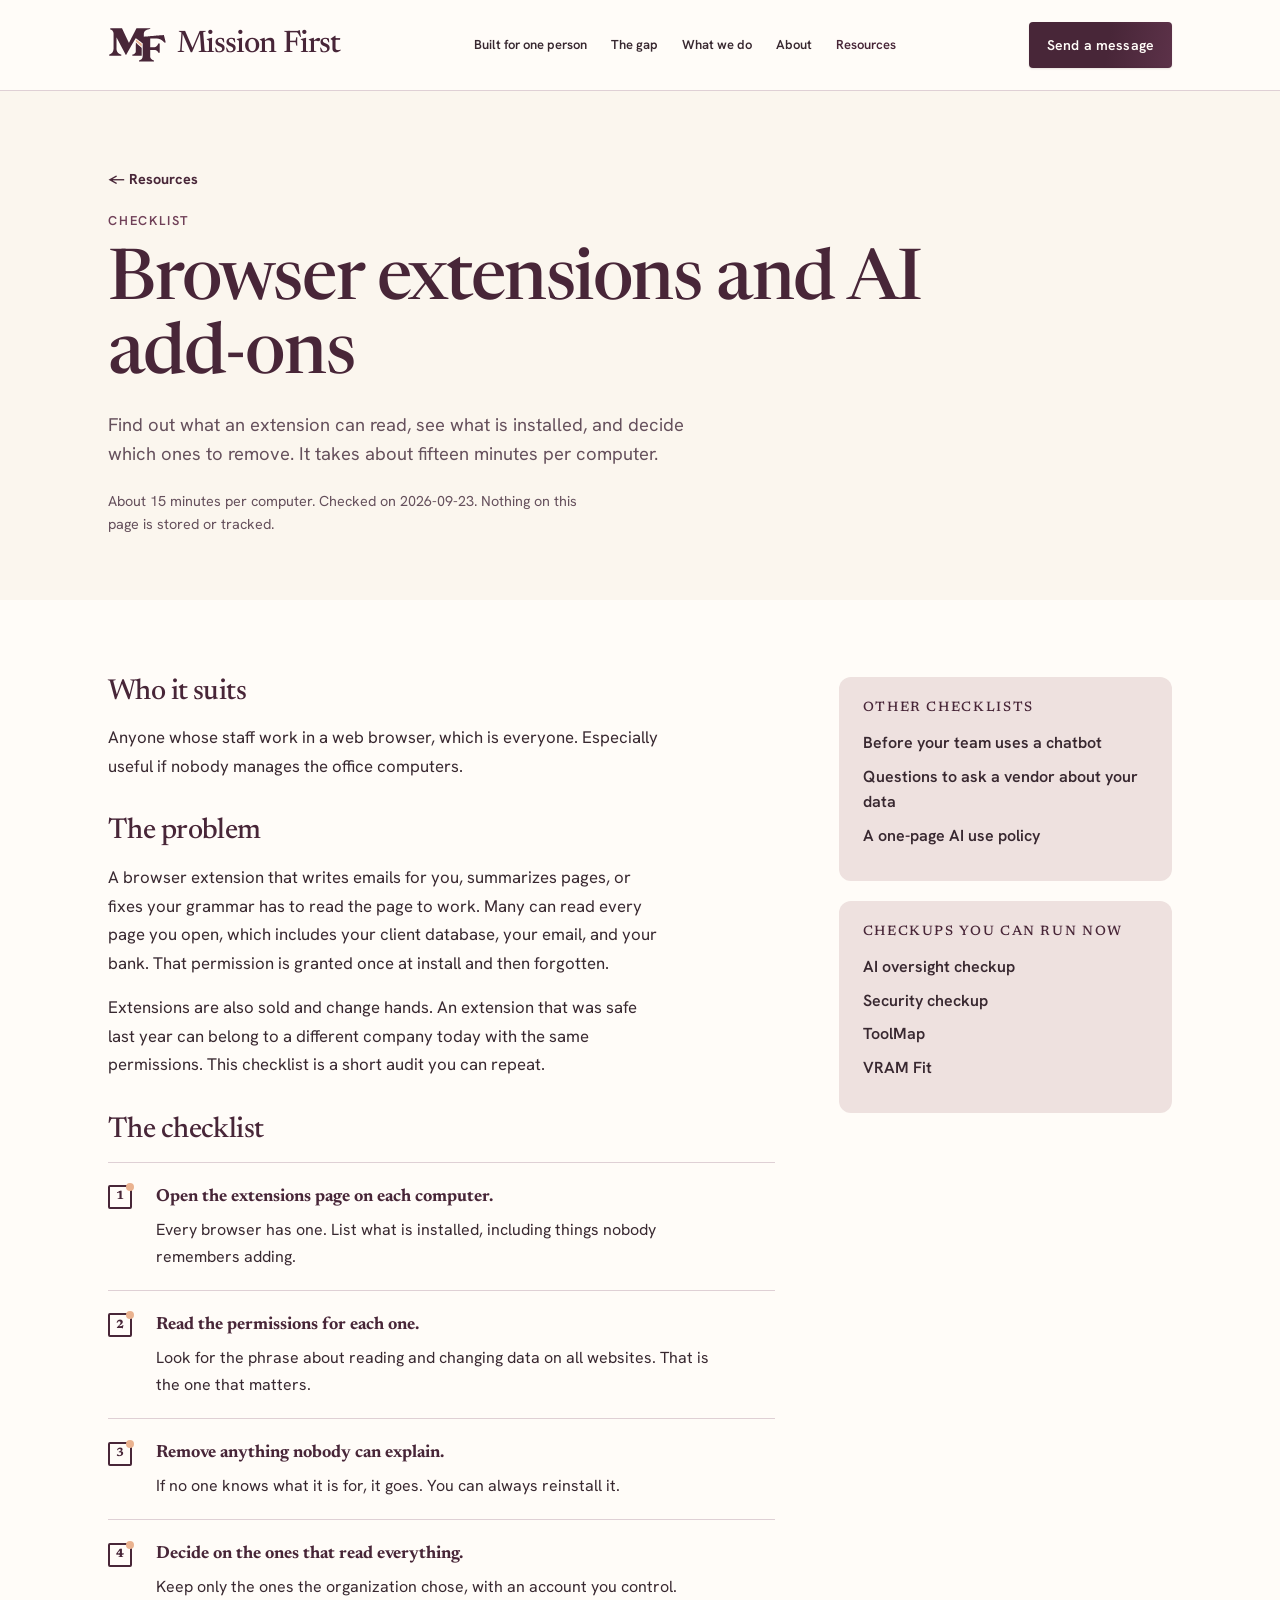
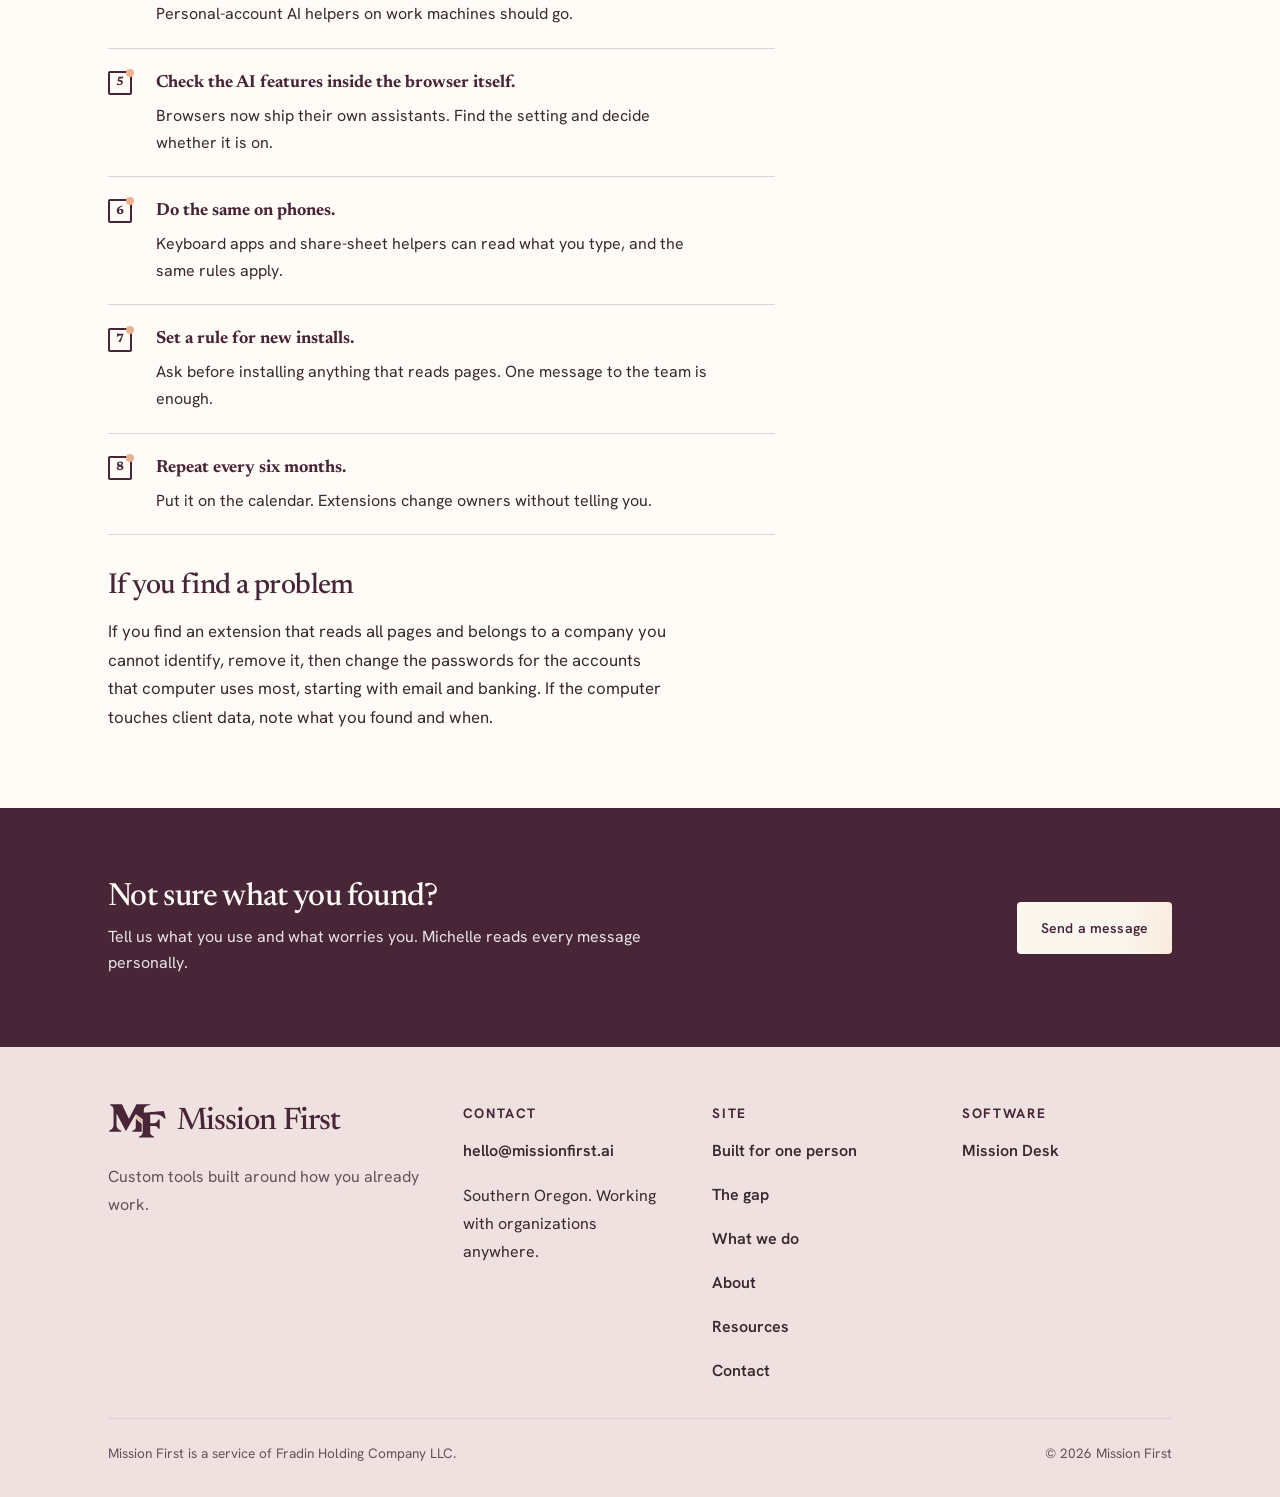
<file: resources/browser-extensions-and-ai-add-ons/index.html>
<!DOCTYPE html>
<html lang="en">
<head>
  <meta charset="UTF-8">
  <meta name="viewport" content="width=device-width, initial-scale=1.0">
  <title>Browser extensions and AI add-ons. missionfirst.ai</title>
  <meta name="description" content="Find out what an extension can read, see what is installed, and decide which ones to remove. It takes about fifteen minutes per computer.">
  <meta property="og:title" content="Browser extensions and AI add-ons. missionfirst.ai">
  <meta property="og:description" content="Find out what an extension can read, see what is installed, and decide which ones to remove. It takes about fifteen minutes per computer.">
  <meta property="og:url" content="https://missionfirst.ai/resources/browser-extensions-and-ai-add-ons/">
  <meta property="og:type" content="article">
  <link rel="canonical" href="https://missionfirst.ai/resources/browser-extensions-and-ai-add-ons/">
  <meta property="og:image" content="https://missionfirst.ai/assets/og-image.jpg">
  <meta property="og:image:width" content="1200">
  <meta property="og:image:height" content="630">
  <meta property="og:image:alt" content="Mission First. Good technology starts with understanding the complexity of your work. Michelle Fradin testifying before the Oregon Legislature.">
  <meta name="twitter:card" content="summary_large_image">
  <link rel="icon" href="/favicon.svg" type="image/svg+xml">
  <link rel="icon" href="/favicon-32.png" type="image/png" sizes="32x32">
  <link rel="apple-touch-icon" href="/apple-touch-icon.png">
  <link rel="stylesheet" href="/site.css?v=20261110a">
</head>
<body>

  <header>
    <div class="container header-row">
      <a href="/" class="wordmark" aria-label="Mission First home"><span class="lockup"><svg class="mf-mark" viewBox="0 0 615 372" aria-hidden="true" focusable="false">
<path fill="currentColor" fill-rule="evenodd" d="M290.2,163.0 L290.0,163.5 L291.0,164.5 L291.0,170.5 L290.0,171.2 L290.0,173.5 L291.0,174.2 L291.0,181.5 L290.0,182.2 L290.0,258.5 L289.0,259.2 L289.0,262.5 L288.0,263.2 L288.0,265.5 L287.0,266.2 L287.0,267.5 L286.0,268.2 L286.0,269.5 L284.0,271.2 L284.0,272.5 L276.5,280.0 L275.2,280.0 L273.5,282.0 L272.2,282.0 L271.5,283.0 L270.2,283.0 L269.5,284.0 L268.2,284.0 L267.5,285.0 L265.2,285.0 L264.5,286.0 L262.2,286.0 L261.5,287.0 L259.2,287.0 L258.5,288.0 L255.2,288.0 L254.0,289.2 L254.0,299.5 L254.2,299.8 L351.5,299.8 L351.8,299.5 L351.8,219.2 L342.5,210.0 L341.2,210.0 L330.5,199.0 L329.2,199.0 L314.5,184.0 L313.2,184.0 L299.5,170.0 L298.2,170.0 L291.5,163.0 Z M583.8,85.2 L582.5,84.0 L572.2,84.0 L571.5,85.0 L560.2,85.0 L559.5,86.0 L547.2,86.0 L546.5,87.0 L535.2,87.0 L534.5,88.0 L523.2,88.0 L522.5,89.0 L511.2,89.0 L510.5,90.0 L500.2,90.0 L499.5,91.0 L488.2,91.0 L487.5,92.0 L476.2,92.0 L475.5,93.0 L466.2,93.0 L465.5,94.0 L453.2,94.0 L452.5,95.0 L441.2,95.0 L440.5,96.0 L429.2,96.0 L428.5,97.0 L417.2,97.0 L416.5,98.0 L405.2,98.0 L404.5,99.0 L392.2,99.0 L391.5,100.0 L379.2,100.0 L378.5,101.0 L374.2,101.0 L373.8,100.5 L373.8,67.2 L374.8,66.5 L374.8,61.2 L375.8,60.5 L375.8,58.2 L376.8,57.5 L376.8,55.2 L377.8,54.5 L377.8,53.2 L378.8,52.5 L378.8,51.2 L379.8,50.5 L379.8,49.2 L382.8,46.5 L382.8,45.2 L389.2,38.8 L390.5,38.8 L392.2,36.8 L393.5,36.8 L396.2,33.8 L397.5,33.8 L398.2,32.8 L399.5,32.8 L400.2,31.8 L401.5,31.8 L402.2,30.8 L403.5,30.8 L404.2,29.8 L406.5,29.8 L407.2,28.8 L408.5,28.8 L409.2,27.8 L411.5,27.8 L412.2,26.8 L413.5,26.8 L414.2,25.8 L417.5,25.8 L418.2,24.8 L421.5,24.8 L422.2,23.8 L425.5,23.8 L426.2,22.8 L430.5,22.8 L431.2,21.8 L438.5,21.8 L439.2,20.8 L440.5,20.8 L440.8,20.5 L440.8,14.2 L439.8,13.5 L439.8,12.2 L439.5,12.0 L298.2,12.0 L297.0,13.2 L297.0,14.5 L295.0,16.2 L295.0,17.5 L294.0,18.2 L294.0,19.5 L293.0,20.2 L293.0,21.5 L292.0,22.2 L292.0,23.5 L291.0,24.2 L291.0,25.5 L290.0,26.2 L290.0,27.5 L289.0,28.2 L289.0,29.5 L288.0,30.2 L288.0,31.5 L287.0,32.2 L287.0,33.5 L286.0,34.2 L286.0,35.5 L285.0,36.2 L285.0,37.5 L284.0,38.2 L284.0,39.5 L283.0,40.2 L283.0,41.5 L282.0,42.2 L282.0,43.5 L281.0,44.2 L281.0,45.5 L280.0,46.2 L280.0,47.5 L279.0,48.2 L279.0,49.5 L278.0,50.2 L278.0,51.5 L277.0,52.2 L277.0,53.5 L276.0,54.2 L276.0,55.5 L275.0,56.2 L275.0,57.5 L274.0,58.2 L274.0,59.5 L272.0,61.2 L272.0,62.5 L271.0,63.2 L271.0,64.5 L270.0,65.2 L270.0,66.5 L269.0,67.2 L269.0,68.5 L268.0,69.2 L268.0,70.5 L267.0,71.2 L267.0,72.5 L266.0,73.2 L266.0,74.5 L265.0,75.2 L265.0,76.5 L264.0,77.2 L264.0,78.5 L262.0,80.2 L262.0,81.5 L261.0,82.2 L261.0,83.5 L260.0,84.2 L260.0,85.5 L259.0,86.2 L259.0,87.5 L258.0,88.2 L258.0,89.5 L257.0,90.2 L257.0,91.5 L256.0,92.2 L256.0,93.5 L255.0,94.2 L255.0,95.5 L254.0,96.2 L254.0,97.5 L253.0,98.2 L253.0,99.5 L252.0,100.2 L252.0,101.5 L251.0,102.2 L251.0,103.5 L250.0,104.2 L250.0,105.5 L249.0,106.2 L249.0,107.5 L247.0,109.2 L247.0,110.5 L246.0,111.2 L246.0,112.5 L245.0,113.2 L245.0,114.5 L244.0,115.2 L244.0,116.5 L243.0,117.2 L243.0,118.5 L242.0,119.2 L242.0,120.5 L241.0,121.2 L241.0,122.5 L240.0,123.2 L240.0,124.5 L239.0,125.2 L239.0,126.5 L238.0,127.2 L238.0,128.5 L237.0,129.2 L237.0,130.5 L236.0,131.2 L236.0,132.5 L235.0,133.2 L235.0,134.5 L234.0,135.2 L234.0,136.5 L233.0,137.2 L233.0,138.5 L231.0,140.2 L231.0,141.5 L230.0,142.2 L230.0,143.5 L229.0,144.2 L229.0,145.5 L228.0,146.2 L228.0,147.5 L227.0,148.2 L227.0,149.5 L226.0,150.2 L226.0,151.5 L225.0,152.2 L225.0,153.5 L224.0,154.2 L224.0,155.5 L223.0,156.2 L223.0,157.5 L222.0,158.2 L222.0,159.5 L221.0,160.2 L221.0,161.5 L220.0,162.2 L220.0,163.5 L218.2,165.0 L217.8,164.5 L217.8,163.2 L216.8,162.5 L216.8,161.2 L215.8,160.5 L215.8,159.2 L214.8,158.5 L214.8,157.2 L213.8,156.5 L213.8,155.2 L212.8,154.5 L212.8,153.2 L211.8,152.5 L211.8,151.2 L210.8,150.5 L210.8,149.2 L209.8,148.5 L209.8,147.2 L208.8,146.5 L208.8,145.2 L207.8,144.5 L207.8,143.2 L206.8,142.5 L206.8,141.2 L205.8,140.5 L205.8,139.2 L204.8,138.5 L204.8,137.2 L203.8,136.5 L203.8,134.2 L202.8,133.5 L202.8,132.2 L201.8,131.5 L201.8,130.2 L200.8,129.5 L200.8,128.2 L199.8,127.5 L199.8,126.2 L198.8,125.5 L198.8,124.2 L197.8,123.5 L197.8,122.2 L196.8,121.5 L196.8,120.2 L195.8,119.5 L195.8,118.2 L194.8,117.5 L194.8,115.2 L193.8,114.5 L193.8,113.2 L192.8,112.5 L192.8,111.2 L191.8,110.5 L191.8,109.2 L190.8,108.5 L190.8,107.2 L189.8,106.5 L189.8,105.2 L188.8,104.5 L188.8,103.2 L187.8,102.5 L187.8,101.2 L186.8,100.5 L186.8,98.2 L185.8,97.5 L185.8,96.2 L184.8,95.5 L184.8,94.2 L183.8,93.5 L183.8,92.2 L182.8,91.5 L182.8,90.2 L181.8,89.5 L181.8,88.2 L180.8,87.5 L180.8,86.2 L179.8,85.5 L179.8,84.2 L178.8,83.5 L178.8,81.2 L177.8,80.5 L177.8,79.2 L176.8,78.5 L176.8,77.2 L175.8,76.5 L175.8,75.2 L174.8,74.5 L174.8,73.2 L173.8,72.5 L173.8,71.2 L172.8,70.5 L172.8,69.2 L171.8,68.5 L171.8,67.2 L170.8,66.5 L170.8,64.2 L169.8,63.5 L169.8,62.2 L168.8,61.5 L168.8,60.2 L167.8,59.5 L167.8,58.2 L166.8,57.5 L166.8,56.2 L165.8,55.5 L165.8,54.2 L164.8,53.5 L164.8,52.2 L163.8,51.5 L163.8,50.2 L162.8,49.5 L162.8,48.2 L161.8,47.5 L161.8,45.2 L160.8,44.5 L160.8,43.2 L159.8,42.5 L159.8,41.2 L158.8,40.5 L158.8,39.2 L157.8,38.5 L157.8,37.2 L156.8,36.5 L156.8,35.2 L155.8,34.5 L155.8,33.2 L154.8,32.5 L154.8,31.2 L153.8,30.5 L153.8,29.2 L152.8,28.5 L152.8,26.2 L151.8,25.5 L151.8,24.2 L150.8,23.5 L150.8,22.2 L149.8,21.5 L149.8,20.2 L148.8,19.5 L148.8,18.2 L147.8,17.5 L147.8,15.2 L146.5,14.0 L24.2,14.0 L24.0,14.2 L24.0,18.5 L23.0,19.2 L23.0,24.5 L24.5,24.8 L25.2,25.8 L27.5,25.8 L28.2,26.8 L29.5,26.8 L30.2,27.8 L31.5,27.8 L32.2,28.8 L33.5,28.8 L34.2,29.8 L35.5,29.8 L37.2,31.8 L38.5,31.8 L41.2,34.8 L42.5,34.8 L48.0,40.2 L48.0,41.5 L50.0,43.2 L50.0,44.5 L52.0,46.2 L52.0,47.5 L53.0,48.2 L53.0,49.5 L54.0,50.2 L54.0,51.5 L55.0,52.2 L55.0,54.5 L56.0,55.2 L56.0,58.5 L57.0,59.2 L57.0,65.5 L58.0,66.2 L58.0,228.5 L57.0,229.2 L57.0,238.5 L56.0,239.2 L56.0,243.5 L55.0,244.2 L55.0,246.5 L54.0,247.2 L54.0,249.5 L53.0,250.2 L53.0,252.5 L52.0,253.2 L52.0,254.5 L51.0,255.2 L51.0,257.5 L50.0,258.2 L50.0,259.5 L48.0,261.2 L48.0,262.5 L45.0,265.2 L45.0,266.5 L36.5,275.0 L35.2,275.0 L32.5,278.0 L31.2,278.0 L29.5,280.0 L28.2,280.0 L26.5,282.0 L25.2,282.0 L24.5,283.0 L23.2,283.0 L22.5,284.0 L21.2,284.0 L20.5,285.0 L19.2,285.0 L18.5,286.0 L17.2,286.0 L16.5,287.0 L14.2,287.0 L13.5,288.0 L12.0,288.2 L12.0,294.5 L13.0,295.2 L13.0,299.5 L13.2,299.8 L137.5,299.8 L138.8,298.5 L138.8,289.2 L137.5,288.0 L136.2,288.0 L135.5,287.0 L133.2,287.0 L132.5,286.0 L131.2,286.0 L130.5,285.0 L128.2,285.0 L127.5,284.0 L126.2,284.0 L125.5,283.0 L124.2,283.0 L123.5,282.0 L122.2,282.0 L121.5,281.0 L120.2,281.0 L119.5,280.0 L118.2,280.0 L117.5,279.0 L116.2,279.0 L114.5,277.0 L113.2,277.0 L110.5,274.0 L109.2,274.0 L99.8,264.5 L99.8,263.2 L97.8,261.5 L97.8,260.2 L96.8,259.5 L96.8,258.2 L95.8,257.5 L95.8,256.2 L94.8,255.5 L94.8,254.2 L93.8,253.5 L93.8,252.2 L92.8,251.5 L92.8,249.2 L91.8,248.5 L91.8,246.2 L90.8,245.5 L90.8,241.2 L89.8,240.5 L89.8,234.2 L88.8,233.5 L88.8,110.2 L89.2,109.8 L91.0,111.2 L91.0,112.5 L92.0,113.2 L92.0,114.5 L93.0,115.2 L93.0,116.5 L94.0,117.2 L94.0,118.5 L95.0,119.2 L95.0,120.5 L96.0,121.2 L96.0,122.5 L97.0,123.2 L97.0,124.5 L98.0,125.2 L98.0,126.5 L99.0,127.2 L99.0,128.5 L100.0,129.2 L100.0,130.5 L101.0,131.2 L101.0,132.5 L103.0,134.2 L103.0,135.5 L104.0,136.2 L104.0,137.5 L105.0,138.2 L105.0,139.5 L106.0,140.2 L106.0,141.5 L107.0,142.2 L107.0,143.5 L108.0,144.2 L108.0,145.5 L109.0,146.2 L109.0,147.5 L110.0,148.2 L110.0,149.5 L112.0,151.2 L112.0,152.5 L113.0,153.2 L113.0,154.5 L114.0,155.2 L114.0,156.5 L115.0,157.2 L115.0,158.5 L116.0,159.2 L116.0,160.5 L117.0,161.2 L117.0,162.5 L118.0,163.2 L118.0,164.5 L119.0,165.2 L119.0,166.5 L121.0,168.2 L121.0,169.5 L122.0,170.2 L122.0,171.5 L123.0,172.2 L123.0,173.5 L124.0,174.2 L124.0,175.5 L125.0,176.2 L125.0,177.5 L126.0,178.2 L126.0,179.5 L127.0,180.2 L127.0,181.5 L128.0,182.2 L128.0,183.5 L129.0,184.2 L129.0,185.5 L130.0,186.2 L130.0,187.5 L132.0,189.2 L132.0,190.5 L133.0,191.2 L133.0,192.5 L134.0,193.2 L134.0,194.5 L135.0,195.2 L135.0,196.5 L136.0,197.2 L136.0,198.5 L137.0,199.2 L137.0,200.5 L138.0,201.2 L138.0,202.5 L139.0,203.2 L139.0,204.5 L141.0,206.2 L141.0,207.5 L142.0,208.2 L142.0,209.5 L143.0,210.2 L143.0,211.5 L144.0,212.2 L144.0,213.5 L145.0,214.2 L145.0,215.5 L146.0,216.2 L146.0,217.5 L147.0,218.2 L147.0,219.5 L148.0,220.2 L148.0,221.5 L150.0,223.2 L150.0,224.5 L151.0,225.2 L151.0,226.5 L152.0,227.2 L152.0,228.5 L153.0,229.2 L153.0,230.5 L154.0,231.2 L154.0,232.5 L155.0,233.2 L155.0,234.5 L156.0,235.2 L156.0,236.5 L157.0,237.2 L157.0,238.5 L159.0,240.2 L159.0,241.5 L160.0,242.2 L160.0,243.5 L161.0,244.2 L161.0,245.5 L162.0,246.2 L162.0,247.5 L163.0,248.2 L163.0,249.5 L164.0,250.2 L164.0,251.5 L165.0,252.2 L165.0,253.5 L166.0,254.2 L166.0,255.5 L167.0,256.2 L167.0,257.5 L168.0,258.2 L168.0,259.5 L170.0,261.2 L170.0,262.5 L171.0,263.2 L171.0,264.5 L172.0,265.2 L172.0,266.5 L173.0,267.2 L173.0,268.5 L174.0,269.2 L174.0,270.5 L175.0,271.2 L175.0,272.5 L176.0,273.2 L176.0,274.5 L177.0,275.2 L177.0,276.5 L178.0,277.2 L178.0,278.5 L179.0,279.2 L179.0,280.5 L180.0,281.2 L180.0,282.5 L182.0,284.2 L182.0,285.5 L183.0,286.2 L183.0,287.5 L184.0,288.2 L184.0,289.5 L185.0,290.2 L185.0,291.5 L186.0,292.2 L186.0,293.5 L187.2,294.8 L187.8,294.5 L187.8,293.2 L189.8,291.5 L189.8,290.2 L190.8,289.5 L190.8,288.2 L191.8,287.5 L191.8,286.2 L192.8,285.5 L192.8,284.2 L194.8,282.5 L194.8,281.2 L195.8,280.5 L195.8,279.2 L196.8,278.5 L196.8,277.2 L198.8,275.5 L198.8,274.2 L199.8,273.5 L199.8,272.2 L200.8,271.5 L200.8,270.2 L201.8,269.5 L201.8,268.2 L203.8,266.5 L203.8,265.2 L204.8,264.5 L204.8,263.2 L205.8,262.5 L205.8,261.2 L207.8,259.5 L207.8,258.2 L208.8,257.5 L208.8,256.2 L209.8,255.5 L209.8,254.2 L210.8,253.5 L210.8,252.2 L211.8,251.5 L211.8,250.2 L213.8,248.5 L213.8,247.2 L214.8,246.5 L214.8,245.2 L216.8,243.5 L216.8,242.2 L217.8,241.5 L217.8,240.2 L218.8,239.5 L218.8,238.2 L219.8,237.5 L219.8,236.2 L221.8,234.5 L221.8,233.2 L222.8,232.5 L222.8,231.2 L223.8,230.5 L223.8,229.2 L225.8,227.5 L225.8,226.2 L226.8,225.5 L226.8,224.2 L227.8,223.5 L227.8,222.2 L228.8,221.5 L228.8,220.2 L230.8,218.5 L230.8,217.2 L231.8,216.5 L231.8,215.2 L232.8,214.5 L232.8,213.2 L234.8,211.5 L234.8,210.2 L235.8,209.5 L235.8,208.2 L236.8,207.5 L236.8,206.2 L238.8,204.5 L238.8,203.2 L239.8,202.5 L239.8,201.2 L240.8,200.5 L240.8,199.2 L242.8,197.5 L242.8,196.2 L243.8,195.5 L243.8,194.2 L244.8,193.5 L244.8,192.2 L245.8,191.5 L245.8,190.2 L247.8,188.5 L247.8,187.2 L249.8,185.5 L249.8,184.2 L250.8,183.5 L250.8,182.2 L251.8,181.5 L251.8,180.2 L253.8,178.5 L253.8,177.2 L254.8,176.5 L254.8,175.2 L256.8,173.5 L256.8,172.2 L257.8,171.5 L257.8,170.2 L258.8,169.5 L258.8,168.2 L259.8,167.5 L259.8,166.2 L261.8,164.5 L261.8,163.2 L262.8,162.5 L262.8,161.2 L264.8,159.5 L264.8,158.2 L265.8,157.5 L265.8,156.2 L267.8,154.5 L267.8,153.2 L268.8,152.5 L268.8,151.2 L270.8,149.5 L270.8,148.2 L271.8,147.5 L271.8,146.2 L272.8,145.5 L272.8,144.2 L273.8,143.5 L273.8,142.2 L275.8,140.5 L275.8,139.2 L276.8,138.5 L276.8,137.2 L278.8,135.5 L278.8,134.2 L279.8,133.5 L279.8,132.2 L281.8,130.5 L281.8,129.2 L282.8,128.5 L282.8,127.2 L284.8,125.5 L284.8,124.2 L285.8,123.5 L285.8,122.2 L287.8,120.5 L287.8,119.2 L288.8,118.5 L288.8,117.2 L289.2,116.8 L290.5,116.8 L294.2,120.8 L295.5,120.8 L298.2,123.8 L299.5,123.8 L301.2,125.8 L302.5,125.8 L304.2,127.8 L305.5,127.8 L308.2,130.8 L309.5,130.8 L312.2,133.8 L313.5,133.8 L316.2,136.8 L317.5,136.8 L320.2,139.8 L321.5,139.8 L324.2,142.8 L325.5,142.8 L328.2,145.8 L329.5,145.8 L332.2,148.8 L333.5,148.8 L336.2,151.8 L337.5,151.8 L340.2,154.8 L341.5,154.8 L344.2,157.8 L345.5,157.8 L348.2,160.8 L349.5,160.8 L352.2,163.8 L353.5,163.8 L356.2,166.8 L357.5,166.8 L360.2,169.8 L361.5,169.8 L362.0,170.2 L362.0,307.5 L361.0,308.2 L361.0,315.5 L360.0,316.2 L360.0,319.5 L359.0,320.2 L359.0,321.5 L358.0,322.2 L358.0,324.5 L356.0,326.2 L356.0,327.5 L354.0,329.2 L354.0,330.5 L346.5,338.0 L345.2,338.0 L343.5,340.0 L342.2,340.0 L340.5,342.0 L339.2,342.0 L337.5,344.0 L336.2,344.0 L335.5,345.0 L334.2,345.0 L333.5,346.0 L331.2,346.0 L330.5,347.0 L329.2,347.0 L328.5,348.0 L326.2,348.0 L325.5,349.0 L323.0,349.2 L323.0,359.5 L323.2,359.8 L479.5,359.8 L479.8,359.5 L479.8,349.2 L477.2,349.0 L476.5,348.0 L474.2,348.0 L473.5,347.0 L471.2,347.0 L470.5,346.0 L469.2,346.0 L468.5,345.0 L467.2,345.0 L466.5,344.0 L465.2,344.0 L464.5,343.0 L463.2,343.0 L461.5,341.0 L460.2,341.0 L458.5,339.0 L457.2,339.0 L453.5,335.0 L452.2,335.0 L450.8,333.5 L450.8,332.2 L446.8,328.5 L446.8,327.2 L444.8,325.5 L444.8,324.2 L443.8,323.5 L443.8,321.2 L442.8,320.5 L442.8,318.2 L441.8,317.5 L441.8,314.2 L440.8,313.5 L440.8,305.2 L439.8,304.5 L439.8,302.2 L440.8,301.5 L440.8,240.2 L442.2,238.8 L488.5,238.8 L489.2,239.8 L493.5,239.8 L494.2,240.8 L496.5,240.8 L497.2,241.8 L499.5,241.8 L500.2,242.8 L501.5,242.8 L502.2,243.8 L503.5,243.8 L504.2,244.8 L505.5,244.8 L507.2,246.8 L508.5,246.8 L510.2,248.8 L511.5,248.8 L518.0,255.2 L518.0,256.5 L521.0,259.2 L521.0,260.5 L523.0,262.2 L523.0,263.5 L524.0,264.2 L524.0,265.5 L525.0,266.2 L525.0,267.5 L526.0,268.2 L526.2,269.8 L539.5,269.8 L539.8,269.5 L539.8,172.2 L538.2,172.0 L537.5,171.0 L525.2,171.0 L524.0,172.2 L524.0,174.5 L523.0,175.2 L523.0,177.5 L522.0,178.2 L522.0,179.5 L521.0,180.2 L521.0,181.5 L520.0,182.2 L520.0,183.5 L519.0,184.2 L519.0,185.5 L518.0,186.2 L518.0,187.5 L516.0,189.2 L516.0,190.5 L514.0,192.2 L514.0,193.5 L503.5,204.0 L502.2,204.0 L500.5,206.0 L499.2,206.0 L498.5,207.0 L497.2,207.0 L496.5,208.0 L495.2,208.0 L494.5,209.0 L492.2,209.0 L491.5,210.0 L489.2,210.0 L488.5,211.0 L484.2,211.0 L483.5,212.0 L442.2,212.0 L440.8,210.5 L440.8,122.2 L442.2,120.8 L492.5,120.8 L493.2,119.8 L499.5,119.8 L500.2,120.8 L517.5,120.8 L518.2,121.8 L524.5,121.8 L525.2,122.8 L528.5,122.8 L529.2,123.8 L531.5,123.8 L532.2,124.8 L535.5,124.8 L536.2,125.8 L538.5,125.8 L539.2,126.8 L541.5,126.8 L542.2,127.8 L543.5,127.8 L544.2,128.8 L546.5,128.8 L547.2,129.8 L548.5,129.8 L549.2,130.8 L550.5,130.8 L551.2,131.8 L552.5,131.8 L553.2,132.8 L554.5,132.8 L556.2,134.8 L557.5,134.8 L558.2,135.8 L559.5,135.8 L561.2,137.8 L562.5,137.8 L564.2,139.8 L565.5,139.8 L568.2,142.8 L569.5,142.8 L585.0,158.2 L585.0,159.5 L589.2,163.8 L590.2,162.8 L597.5,162.8 L598.2,161.8 L602.5,161.8 L602.8,160.2 L601.8,159.5 L601.8,156.2 L600.8,155.5 L600.8,152.2 L599.8,151.5 L599.8,148.2 L598.8,147.5 L598.8,144.2 L597.8,143.5 L597.8,140.2 L596.8,139.5 L596.8,136.2 L595.8,135.5 L595.8,132.2 L594.8,131.5 L594.8,128.2 L593.8,127.5 L593.8,124.2 L592.8,123.5 L592.8,120.2 L591.8,119.5 L591.8,116.2 L590.8,115.5 L590.8,112.2 L589.8,111.5 L589.8,108.2 L588.8,107.5 L588.8,104.2 L587.8,103.5 L587.8,100.2 L586.8,99.5 L586.8,96.2 L585.8,95.5 L585.8,93.2 L584.8,92.5 L584.8,89.2 L583.8,88.5 Z"/>
<path fill="var(--mf-logo-accent, transparent)" fill-rule="evenodd" d="M291.2,131.0 L291.0,131.2 L291.0,149.5 L294.2,152.8 L295.5,152.8 L310.2,167.8 L311.5,167.8 L324.2,180.8 L325.5,180.8 L338.2,193.8 L339.5,193.8 L348.2,202.8 L349.5,202.8 L351.5,204.8 L351.8,204.5 L351.8,191.2 L352.8,190.5 L351.8,189.5 L351.8,174.2 L350.5,173.0 L349.2,173.0 L347.5,171.0 L346.2,171.0 L343.5,168.0 L342.2,168.0 L340.5,166.0 L339.2,166.0 L337.5,164.0 L336.2,164.0 L333.5,161.0 L332.2,161.0 L330.5,159.0 L329.2,159.0 L326.5,156.0 L325.2,156.0 L322.5,153.0 L321.2,153.0 L318.5,150.0 L317.2,150.0 L314.5,147.0 L313.2,147.0 L311.5,145.0 L310.2,145.0 L307.5,142.0 L306.2,142.0 L303.5,139.0 L302.2,139.0 L299.5,136.0 L298.2,136.0 L295.5,133.0 L294.2,133.0 L292.5,131.0 Z"/>
</svg><span class="wordmark-text">Mission First</span></span></a>
      <button class="menu-toggle" type="button" aria-expanded="false" aria-controls="page-nav">Menu</button>
      <nav class="nav" id="page-nav" aria-label="Site">
        <a href="/#built">Built for one person</a>
        <a href="/#problem">The gap</a>
        <a href="/#work">What we do</a>
        <a href="/#about">About</a>
        <a href="/resources/" aria-current="true">Resources</a>
      </nav>
      <a href="/#contact" class="btn btn-sm">Send a message</a>
    </div>
  </header>

  <main id="top">
    <section class="page-hero">
      <div class="container">
        <p class="crumb"><a href="/resources/">Resources</a></p>
        <span class="eyebrow">Checklist</span>
        <h1>Browser extensions and AI add-ons</h1>
        <p class="lead soft">Find out what an extension can read, see what is installed, and decide which ones to remove. It takes about fifteen minutes per computer.</p>
        <p class="meta">About 15 minutes per computer. Checked on 2026-09-23. Nothing on this page is stored or tracked.</p>
      </div>
    </section>

    <section class="article">
      <div class="container article-grid">
        <div class="article-body">
          <h2>Who it suits</h2>
          <p>Anyone whose staff work in a web browser, which is everyone. Especially useful if nobody manages the office computers.</p>
          <h2>The problem</h2>
          <p>A browser extension that writes emails for you, summarizes pages, or fixes your grammar has to read the page to work. Many can read every page you open, which includes your client database, your email, and your bank. That permission is granted once at install and then forgotten.</p>
          <p>Extensions are also sold and change hands. An extension that was safe last year can belong to a different company today with the same permissions. This checklist is a short audit you can repeat.</p>
          <h2>The checklist</h2>
          <ol class="checklist">
            <li><span class="box" aria-hidden="true"></span><div><strong>Open the extensions page on each computer.</strong><p>Every browser has one. List what is installed, including things nobody remembers adding.</p></div></li>
            <li><span class="box" aria-hidden="true"></span><div><strong>Read the permissions for each one.</strong><p>Look for the phrase about reading and changing data on all websites. That is the one that matters.</p></div></li>
            <li><span class="box" aria-hidden="true"></span><div><strong>Remove anything nobody can explain.</strong><p>If no one knows what it is for, it goes. You can always reinstall it.</p></div></li>
            <li><span class="box" aria-hidden="true"></span><div><strong>Decide on the ones that read everything.</strong><p>Keep only the ones the organization chose, with an account you control. Personal-account AI helpers on work machines should go.</p></div></li>
            <li><span class="box" aria-hidden="true"></span><div><strong>Check the AI features inside the browser itself.</strong><p>Browsers now ship their own assistants. Find the setting and decide whether it is on.</p></div></li>
            <li><span class="box" aria-hidden="true"></span><div><strong>Do the same on phones.</strong><p>Keyboard apps and share-sheet helpers can read what you type, and the same rules apply.</p></div></li>
            <li><span class="box" aria-hidden="true"></span><div><strong>Set a rule for new installs.</strong><p>Ask before installing anything that reads pages. One message to the team is enough.</p></div></li>
            <li><span class="box" aria-hidden="true"></span><div><strong>Repeat every six months.</strong><p>Put it on the calendar. Extensions change owners without telling you.</p></div></li>
          </ol>
          <h2>If you find a problem</h2>
          <p>If you find an extension that reads all pages and belongs to a company you cannot identify, remove it, then change the passwords for the accounts that computer uses most, starting with email and banking. If the computer touches client data, note what you found and when.</p>
        </div>
        <aside class="article-side">
          <div class="side-card">
            <h3>Other checklists</h3>
            <p><a href="/resources/before-your-team-uses-a-chatbot/">Before your team uses a chatbot</a></p>
            <p><a href="/resources/questions-to-ask-a-vendor-about-your-data/">Questions to ask a vendor about your data</a></p>
            <p><a href="/resources/one-page-ai-use-policy/">A one-page AI use policy</a></p>
          </div>
          <div class="side-card">
            <h3>Checkups you can run now</h3>
            <p><a href="/readiness/">AI oversight checkup</a></p>
            <p><a href="/security-checkup/">Security checkup</a></p>
            <p><a href="/toolmap/">ToolMap</a></p>
            <p><a href="/vramcalculator/">VRAM Fit</a></p>
          </div>
        </aside>
      </div>
    </section>

    <section class="cta-band on-green">
      <div class="container cta-row">
        <div>
          <h2>Not sure what you found?</h2>
          <p>Tell us what you use and what worries you. Michelle reads every message personally.</p>
        </div>
        <a href="/#contact" class="btn btn-gold">Send a message</a>
      </div>
    </section>
  </main>

  <footer>
    <div class="container">
      <div class="footer-grid">
        <div>
          <span class="wordmark"><span class="lockup"><svg class="mf-mark" viewBox="0 0 615 372" aria-hidden="true" focusable="false">
<path fill="currentColor" fill-rule="evenodd" d="M290.2,163.0 L290.0,163.5 L291.0,164.5 L291.0,170.5 L290.0,171.2 L290.0,173.5 L291.0,174.2 L291.0,181.5 L290.0,182.2 L290.0,258.5 L289.0,259.2 L289.0,262.5 L288.0,263.2 L288.0,265.5 L287.0,266.2 L287.0,267.5 L286.0,268.2 L286.0,269.5 L284.0,271.2 L284.0,272.5 L276.5,280.0 L275.2,280.0 L273.5,282.0 L272.2,282.0 L271.5,283.0 L270.2,283.0 L269.5,284.0 L268.2,284.0 L267.5,285.0 L265.2,285.0 L264.5,286.0 L262.2,286.0 L261.5,287.0 L259.2,287.0 L258.5,288.0 L255.2,288.0 L254.0,289.2 L254.0,299.5 L254.2,299.8 L351.5,299.8 L351.8,299.5 L351.8,219.2 L342.5,210.0 L341.2,210.0 L330.5,199.0 L329.2,199.0 L314.5,184.0 L313.2,184.0 L299.5,170.0 L298.2,170.0 L291.5,163.0 Z M583.8,85.2 L582.5,84.0 L572.2,84.0 L571.5,85.0 L560.2,85.0 L559.5,86.0 L547.2,86.0 L546.5,87.0 L535.2,87.0 L534.5,88.0 L523.2,88.0 L522.5,89.0 L511.2,89.0 L510.5,90.0 L500.2,90.0 L499.5,91.0 L488.2,91.0 L487.5,92.0 L476.2,92.0 L475.5,93.0 L466.2,93.0 L465.5,94.0 L453.2,94.0 L452.5,95.0 L441.2,95.0 L440.5,96.0 L429.2,96.0 L428.5,97.0 L417.2,97.0 L416.5,98.0 L405.2,98.0 L404.5,99.0 L392.2,99.0 L391.5,100.0 L379.2,100.0 L378.5,101.0 L374.2,101.0 L373.8,100.5 L373.8,67.2 L374.8,66.5 L374.8,61.2 L375.8,60.5 L375.8,58.2 L376.8,57.5 L376.8,55.2 L377.8,54.5 L377.8,53.2 L378.8,52.5 L378.8,51.2 L379.8,50.5 L379.8,49.2 L382.8,46.5 L382.8,45.2 L389.2,38.8 L390.5,38.8 L392.2,36.8 L393.5,36.8 L396.2,33.8 L397.5,33.8 L398.2,32.8 L399.5,32.8 L400.2,31.8 L401.5,31.8 L402.2,30.8 L403.5,30.8 L404.2,29.8 L406.5,29.8 L407.2,28.8 L408.5,28.8 L409.2,27.8 L411.5,27.8 L412.2,26.8 L413.5,26.8 L414.2,25.8 L417.5,25.8 L418.2,24.8 L421.5,24.8 L422.2,23.8 L425.5,23.8 L426.2,22.8 L430.5,22.8 L431.2,21.8 L438.5,21.8 L439.2,20.8 L440.5,20.8 L440.8,20.5 L440.8,14.2 L439.8,13.5 L439.8,12.2 L439.5,12.0 L298.2,12.0 L297.0,13.2 L297.0,14.5 L295.0,16.2 L295.0,17.5 L294.0,18.2 L294.0,19.5 L293.0,20.2 L293.0,21.5 L292.0,22.2 L292.0,23.5 L291.0,24.2 L291.0,25.5 L290.0,26.2 L290.0,27.5 L289.0,28.2 L289.0,29.5 L288.0,30.2 L288.0,31.5 L287.0,32.2 L287.0,33.5 L286.0,34.2 L286.0,35.5 L285.0,36.2 L285.0,37.5 L284.0,38.2 L284.0,39.5 L283.0,40.2 L283.0,41.5 L282.0,42.2 L282.0,43.5 L281.0,44.2 L281.0,45.5 L280.0,46.2 L280.0,47.5 L279.0,48.2 L279.0,49.5 L278.0,50.2 L278.0,51.5 L277.0,52.2 L277.0,53.5 L276.0,54.2 L276.0,55.5 L275.0,56.2 L275.0,57.5 L274.0,58.2 L274.0,59.5 L272.0,61.2 L272.0,62.5 L271.0,63.2 L271.0,64.5 L270.0,65.2 L270.0,66.5 L269.0,67.2 L269.0,68.5 L268.0,69.2 L268.0,70.5 L267.0,71.2 L267.0,72.5 L266.0,73.2 L266.0,74.5 L265.0,75.2 L265.0,76.5 L264.0,77.2 L264.0,78.5 L262.0,80.2 L262.0,81.5 L261.0,82.2 L261.0,83.5 L260.0,84.2 L260.0,85.5 L259.0,86.2 L259.0,87.5 L258.0,88.2 L258.0,89.5 L257.0,90.2 L257.0,91.5 L256.0,92.2 L256.0,93.5 L255.0,94.2 L255.0,95.5 L254.0,96.2 L254.0,97.5 L253.0,98.2 L253.0,99.5 L252.0,100.2 L252.0,101.5 L251.0,102.2 L251.0,103.5 L250.0,104.2 L250.0,105.5 L249.0,106.2 L249.0,107.5 L247.0,109.2 L247.0,110.5 L246.0,111.2 L246.0,112.5 L245.0,113.2 L245.0,114.5 L244.0,115.2 L244.0,116.5 L243.0,117.2 L243.0,118.5 L242.0,119.2 L242.0,120.5 L241.0,121.2 L241.0,122.5 L240.0,123.2 L240.0,124.5 L239.0,125.2 L239.0,126.5 L238.0,127.2 L238.0,128.5 L237.0,129.2 L237.0,130.5 L236.0,131.2 L236.0,132.5 L235.0,133.2 L235.0,134.5 L234.0,135.2 L234.0,136.5 L233.0,137.2 L233.0,138.5 L231.0,140.2 L231.0,141.5 L230.0,142.2 L230.0,143.5 L229.0,144.2 L229.0,145.5 L228.0,146.2 L228.0,147.5 L227.0,148.2 L227.0,149.5 L226.0,150.2 L226.0,151.5 L225.0,152.2 L225.0,153.5 L224.0,154.2 L224.0,155.5 L223.0,156.2 L223.0,157.5 L222.0,158.2 L222.0,159.5 L221.0,160.2 L221.0,161.5 L220.0,162.2 L220.0,163.5 L218.2,165.0 L217.8,164.5 L217.8,163.2 L216.8,162.5 L216.8,161.2 L215.8,160.5 L215.8,159.2 L214.8,158.5 L214.8,157.2 L213.8,156.5 L213.8,155.2 L212.8,154.5 L212.8,153.2 L211.8,152.5 L211.8,151.2 L210.8,150.5 L210.8,149.2 L209.8,148.5 L209.8,147.2 L208.8,146.5 L208.8,145.2 L207.8,144.5 L207.8,143.2 L206.8,142.5 L206.8,141.2 L205.8,140.5 L205.8,139.2 L204.8,138.5 L204.8,137.2 L203.8,136.5 L203.8,134.2 L202.8,133.5 L202.8,132.2 L201.8,131.5 L201.8,130.2 L200.8,129.5 L200.8,128.2 L199.8,127.5 L199.8,126.2 L198.8,125.5 L198.8,124.2 L197.8,123.5 L197.8,122.2 L196.8,121.5 L196.8,120.2 L195.8,119.5 L195.8,118.2 L194.8,117.5 L194.8,115.2 L193.8,114.5 L193.8,113.2 L192.8,112.5 L192.8,111.2 L191.8,110.5 L191.8,109.2 L190.8,108.5 L190.8,107.2 L189.8,106.5 L189.8,105.2 L188.8,104.5 L188.8,103.2 L187.8,102.5 L187.8,101.2 L186.8,100.5 L186.8,98.2 L185.8,97.5 L185.8,96.2 L184.8,95.5 L184.8,94.2 L183.8,93.5 L183.8,92.2 L182.8,91.5 L182.8,90.2 L181.8,89.5 L181.8,88.2 L180.8,87.5 L180.8,86.2 L179.8,85.5 L179.8,84.2 L178.8,83.5 L178.8,81.2 L177.8,80.5 L177.8,79.2 L176.8,78.5 L176.8,77.2 L175.8,76.5 L175.8,75.2 L174.8,74.5 L174.8,73.2 L173.8,72.5 L173.8,71.2 L172.8,70.5 L172.8,69.2 L171.8,68.5 L171.8,67.2 L170.8,66.5 L170.8,64.2 L169.8,63.5 L169.8,62.2 L168.8,61.5 L168.8,60.2 L167.8,59.5 L167.8,58.2 L166.8,57.5 L166.8,56.2 L165.8,55.5 L165.8,54.2 L164.8,53.5 L164.8,52.2 L163.8,51.5 L163.8,50.2 L162.8,49.5 L162.8,48.2 L161.8,47.5 L161.8,45.2 L160.8,44.5 L160.8,43.2 L159.8,42.5 L159.8,41.2 L158.8,40.5 L158.8,39.2 L157.8,38.5 L157.8,37.2 L156.8,36.5 L156.8,35.2 L155.8,34.5 L155.8,33.2 L154.8,32.5 L154.8,31.2 L153.8,30.5 L153.8,29.2 L152.8,28.5 L152.8,26.2 L151.8,25.5 L151.8,24.2 L150.8,23.5 L150.8,22.2 L149.8,21.5 L149.8,20.2 L148.8,19.5 L148.8,18.2 L147.8,17.5 L147.8,15.2 L146.5,14.0 L24.2,14.0 L24.0,14.2 L24.0,18.5 L23.0,19.2 L23.0,24.5 L24.5,24.8 L25.2,25.8 L27.5,25.8 L28.2,26.8 L29.5,26.8 L30.2,27.8 L31.5,27.8 L32.2,28.8 L33.5,28.8 L34.2,29.8 L35.5,29.8 L37.2,31.8 L38.5,31.8 L41.2,34.8 L42.5,34.8 L48.0,40.2 L48.0,41.5 L50.0,43.2 L50.0,44.5 L52.0,46.2 L52.0,47.5 L53.0,48.2 L53.0,49.5 L54.0,50.2 L54.0,51.5 L55.0,52.2 L55.0,54.5 L56.0,55.2 L56.0,58.5 L57.0,59.2 L57.0,65.5 L58.0,66.2 L58.0,228.5 L57.0,229.2 L57.0,238.5 L56.0,239.2 L56.0,243.5 L55.0,244.2 L55.0,246.5 L54.0,247.2 L54.0,249.5 L53.0,250.2 L53.0,252.5 L52.0,253.2 L52.0,254.5 L51.0,255.2 L51.0,257.5 L50.0,258.2 L50.0,259.5 L48.0,261.2 L48.0,262.5 L45.0,265.2 L45.0,266.5 L36.5,275.0 L35.2,275.0 L32.5,278.0 L31.2,278.0 L29.5,280.0 L28.2,280.0 L26.5,282.0 L25.2,282.0 L24.5,283.0 L23.2,283.0 L22.5,284.0 L21.2,284.0 L20.5,285.0 L19.2,285.0 L18.5,286.0 L17.2,286.0 L16.5,287.0 L14.2,287.0 L13.5,288.0 L12.0,288.2 L12.0,294.5 L13.0,295.2 L13.0,299.5 L13.2,299.8 L137.5,299.8 L138.8,298.5 L138.8,289.2 L137.5,288.0 L136.2,288.0 L135.5,287.0 L133.2,287.0 L132.5,286.0 L131.2,286.0 L130.5,285.0 L128.2,285.0 L127.5,284.0 L126.2,284.0 L125.5,283.0 L124.2,283.0 L123.5,282.0 L122.2,282.0 L121.5,281.0 L120.2,281.0 L119.5,280.0 L118.2,280.0 L117.5,279.0 L116.2,279.0 L114.5,277.0 L113.2,277.0 L110.5,274.0 L109.2,274.0 L99.8,264.5 L99.8,263.2 L97.8,261.5 L97.8,260.2 L96.8,259.5 L96.8,258.2 L95.8,257.5 L95.8,256.2 L94.8,255.5 L94.8,254.2 L93.8,253.5 L93.8,252.2 L92.8,251.5 L92.8,249.2 L91.8,248.5 L91.8,246.2 L90.8,245.5 L90.8,241.2 L89.8,240.5 L89.8,234.2 L88.8,233.5 L88.8,110.2 L89.2,109.8 L91.0,111.2 L91.0,112.5 L92.0,113.2 L92.0,114.5 L93.0,115.2 L93.0,116.5 L94.0,117.2 L94.0,118.5 L95.0,119.2 L95.0,120.5 L96.0,121.2 L96.0,122.5 L97.0,123.2 L97.0,124.5 L98.0,125.2 L98.0,126.5 L99.0,127.2 L99.0,128.5 L100.0,129.2 L100.0,130.5 L101.0,131.2 L101.0,132.5 L103.0,134.2 L103.0,135.5 L104.0,136.2 L104.0,137.5 L105.0,138.2 L105.0,139.5 L106.0,140.2 L106.0,141.5 L107.0,142.2 L107.0,143.5 L108.0,144.2 L108.0,145.5 L109.0,146.2 L109.0,147.5 L110.0,148.2 L110.0,149.5 L112.0,151.2 L112.0,152.5 L113.0,153.2 L113.0,154.5 L114.0,155.2 L114.0,156.5 L115.0,157.2 L115.0,158.5 L116.0,159.2 L116.0,160.5 L117.0,161.2 L117.0,162.5 L118.0,163.2 L118.0,164.5 L119.0,165.2 L119.0,166.5 L121.0,168.2 L121.0,169.5 L122.0,170.2 L122.0,171.5 L123.0,172.2 L123.0,173.5 L124.0,174.2 L124.0,175.5 L125.0,176.2 L125.0,177.5 L126.0,178.2 L126.0,179.5 L127.0,180.2 L127.0,181.5 L128.0,182.2 L128.0,183.5 L129.0,184.2 L129.0,185.5 L130.0,186.2 L130.0,187.5 L132.0,189.2 L132.0,190.5 L133.0,191.2 L133.0,192.5 L134.0,193.2 L134.0,194.5 L135.0,195.2 L135.0,196.5 L136.0,197.2 L136.0,198.5 L137.0,199.2 L137.0,200.5 L138.0,201.2 L138.0,202.5 L139.0,203.2 L139.0,204.5 L141.0,206.2 L141.0,207.5 L142.0,208.2 L142.0,209.5 L143.0,210.2 L143.0,211.5 L144.0,212.2 L144.0,213.5 L145.0,214.2 L145.0,215.5 L146.0,216.2 L146.0,217.5 L147.0,218.2 L147.0,219.5 L148.0,220.2 L148.0,221.5 L150.0,223.2 L150.0,224.5 L151.0,225.2 L151.0,226.5 L152.0,227.2 L152.0,228.5 L153.0,229.2 L153.0,230.5 L154.0,231.2 L154.0,232.5 L155.0,233.2 L155.0,234.5 L156.0,235.2 L156.0,236.5 L157.0,237.2 L157.0,238.5 L159.0,240.2 L159.0,241.5 L160.0,242.2 L160.0,243.5 L161.0,244.2 L161.0,245.5 L162.0,246.2 L162.0,247.5 L163.0,248.2 L163.0,249.5 L164.0,250.2 L164.0,251.5 L165.0,252.2 L165.0,253.5 L166.0,254.2 L166.0,255.5 L167.0,256.2 L167.0,257.5 L168.0,258.2 L168.0,259.5 L170.0,261.2 L170.0,262.5 L171.0,263.2 L171.0,264.5 L172.0,265.2 L172.0,266.5 L173.0,267.2 L173.0,268.5 L174.0,269.2 L174.0,270.5 L175.0,271.2 L175.0,272.5 L176.0,273.2 L176.0,274.5 L177.0,275.2 L177.0,276.5 L178.0,277.2 L178.0,278.5 L179.0,279.2 L179.0,280.5 L180.0,281.2 L180.0,282.5 L182.0,284.2 L182.0,285.5 L183.0,286.2 L183.0,287.5 L184.0,288.2 L184.0,289.5 L185.0,290.2 L185.0,291.5 L186.0,292.2 L186.0,293.5 L187.2,294.8 L187.8,294.5 L187.8,293.2 L189.8,291.5 L189.8,290.2 L190.8,289.5 L190.8,288.2 L191.8,287.5 L191.8,286.2 L192.8,285.5 L192.8,284.2 L194.8,282.5 L194.8,281.2 L195.8,280.5 L195.8,279.2 L196.8,278.5 L196.8,277.2 L198.8,275.5 L198.8,274.2 L199.8,273.5 L199.8,272.2 L200.8,271.5 L200.8,270.2 L201.8,269.5 L201.8,268.2 L203.8,266.5 L203.8,265.2 L204.8,264.5 L204.8,263.2 L205.8,262.5 L205.8,261.2 L207.8,259.5 L207.8,258.2 L208.8,257.5 L208.8,256.2 L209.8,255.5 L209.8,254.2 L210.8,253.5 L210.8,252.2 L211.8,251.5 L211.8,250.2 L213.8,248.5 L213.8,247.2 L214.8,246.5 L214.8,245.2 L216.8,243.5 L216.8,242.2 L217.8,241.5 L217.8,240.2 L218.8,239.5 L218.8,238.2 L219.8,237.5 L219.8,236.2 L221.8,234.5 L221.8,233.2 L222.8,232.5 L222.8,231.2 L223.8,230.5 L223.8,229.2 L225.8,227.5 L225.8,226.2 L226.8,225.5 L226.8,224.2 L227.8,223.5 L227.8,222.2 L228.8,221.5 L228.8,220.2 L230.8,218.5 L230.8,217.2 L231.8,216.5 L231.8,215.2 L232.8,214.5 L232.8,213.2 L234.8,211.5 L234.8,210.2 L235.8,209.5 L235.8,208.2 L236.8,207.5 L236.8,206.2 L238.8,204.5 L238.8,203.2 L239.8,202.5 L239.8,201.2 L240.8,200.5 L240.8,199.2 L242.8,197.5 L242.8,196.2 L243.8,195.5 L243.8,194.2 L244.8,193.5 L244.8,192.2 L245.8,191.5 L245.8,190.2 L247.8,188.5 L247.8,187.2 L249.8,185.5 L249.8,184.2 L250.8,183.5 L250.8,182.2 L251.8,181.5 L251.8,180.2 L253.8,178.5 L253.8,177.2 L254.8,176.5 L254.8,175.2 L256.8,173.5 L256.8,172.2 L257.8,171.5 L257.8,170.2 L258.8,169.5 L258.8,168.2 L259.8,167.5 L259.8,166.2 L261.8,164.5 L261.8,163.2 L262.8,162.5 L262.8,161.2 L264.8,159.5 L264.8,158.2 L265.8,157.5 L265.8,156.2 L267.8,154.5 L267.8,153.2 L268.8,152.5 L268.8,151.2 L270.8,149.5 L270.8,148.2 L271.8,147.5 L271.8,146.2 L272.8,145.5 L272.8,144.2 L273.8,143.5 L273.8,142.2 L275.8,140.5 L275.8,139.2 L276.8,138.5 L276.8,137.2 L278.8,135.5 L278.8,134.2 L279.8,133.5 L279.8,132.2 L281.8,130.5 L281.8,129.2 L282.8,128.5 L282.8,127.2 L284.8,125.5 L284.8,124.2 L285.8,123.5 L285.8,122.2 L287.8,120.5 L287.8,119.2 L288.8,118.5 L288.8,117.2 L289.2,116.8 L290.5,116.8 L294.2,120.8 L295.5,120.8 L298.2,123.8 L299.5,123.8 L301.2,125.8 L302.5,125.8 L304.2,127.8 L305.5,127.8 L308.2,130.8 L309.5,130.8 L312.2,133.8 L313.5,133.8 L316.2,136.8 L317.5,136.8 L320.2,139.8 L321.5,139.8 L324.2,142.8 L325.5,142.8 L328.2,145.8 L329.5,145.8 L332.2,148.8 L333.5,148.8 L336.2,151.8 L337.5,151.8 L340.2,154.8 L341.5,154.8 L344.2,157.8 L345.5,157.8 L348.2,160.8 L349.5,160.8 L352.2,163.8 L353.5,163.8 L356.2,166.8 L357.5,166.8 L360.2,169.8 L361.5,169.8 L362.0,170.2 L362.0,307.5 L361.0,308.2 L361.0,315.5 L360.0,316.2 L360.0,319.5 L359.0,320.2 L359.0,321.5 L358.0,322.2 L358.0,324.5 L356.0,326.2 L356.0,327.5 L354.0,329.2 L354.0,330.5 L346.5,338.0 L345.2,338.0 L343.5,340.0 L342.2,340.0 L340.5,342.0 L339.2,342.0 L337.5,344.0 L336.2,344.0 L335.5,345.0 L334.2,345.0 L333.5,346.0 L331.2,346.0 L330.5,347.0 L329.2,347.0 L328.5,348.0 L326.2,348.0 L325.5,349.0 L323.0,349.2 L323.0,359.5 L323.2,359.8 L479.5,359.8 L479.8,359.5 L479.8,349.2 L477.2,349.0 L476.5,348.0 L474.2,348.0 L473.5,347.0 L471.2,347.0 L470.5,346.0 L469.2,346.0 L468.5,345.0 L467.2,345.0 L466.5,344.0 L465.2,344.0 L464.5,343.0 L463.2,343.0 L461.5,341.0 L460.2,341.0 L458.5,339.0 L457.2,339.0 L453.5,335.0 L452.2,335.0 L450.8,333.5 L450.8,332.2 L446.8,328.5 L446.8,327.2 L444.8,325.5 L444.8,324.2 L443.8,323.5 L443.8,321.2 L442.8,320.5 L442.8,318.2 L441.8,317.5 L441.8,314.2 L440.8,313.5 L440.8,305.2 L439.8,304.5 L439.8,302.2 L440.8,301.5 L440.8,240.2 L442.2,238.8 L488.5,238.8 L489.2,239.8 L493.5,239.8 L494.2,240.8 L496.5,240.8 L497.2,241.8 L499.5,241.8 L500.2,242.8 L501.5,242.8 L502.2,243.8 L503.5,243.8 L504.2,244.8 L505.5,244.8 L507.2,246.8 L508.5,246.8 L510.2,248.8 L511.5,248.8 L518.0,255.2 L518.0,256.5 L521.0,259.2 L521.0,260.5 L523.0,262.2 L523.0,263.5 L524.0,264.2 L524.0,265.5 L525.0,266.2 L525.0,267.5 L526.0,268.2 L526.2,269.8 L539.5,269.8 L539.8,269.5 L539.8,172.2 L538.2,172.0 L537.5,171.0 L525.2,171.0 L524.0,172.2 L524.0,174.5 L523.0,175.2 L523.0,177.5 L522.0,178.2 L522.0,179.5 L521.0,180.2 L521.0,181.5 L520.0,182.2 L520.0,183.5 L519.0,184.2 L519.0,185.5 L518.0,186.2 L518.0,187.5 L516.0,189.2 L516.0,190.5 L514.0,192.2 L514.0,193.5 L503.5,204.0 L502.2,204.0 L500.5,206.0 L499.2,206.0 L498.5,207.0 L497.2,207.0 L496.5,208.0 L495.2,208.0 L494.5,209.0 L492.2,209.0 L491.5,210.0 L489.2,210.0 L488.5,211.0 L484.2,211.0 L483.5,212.0 L442.2,212.0 L440.8,210.5 L440.8,122.2 L442.2,120.8 L492.5,120.8 L493.2,119.8 L499.5,119.8 L500.2,120.8 L517.5,120.8 L518.2,121.8 L524.5,121.8 L525.2,122.8 L528.5,122.8 L529.2,123.8 L531.5,123.8 L532.2,124.8 L535.5,124.8 L536.2,125.8 L538.5,125.8 L539.2,126.8 L541.5,126.8 L542.2,127.8 L543.5,127.8 L544.2,128.8 L546.5,128.8 L547.2,129.8 L548.5,129.8 L549.2,130.8 L550.5,130.8 L551.2,131.8 L552.5,131.8 L553.2,132.8 L554.5,132.8 L556.2,134.8 L557.5,134.8 L558.2,135.8 L559.5,135.8 L561.2,137.8 L562.5,137.8 L564.2,139.8 L565.5,139.8 L568.2,142.8 L569.5,142.8 L585.0,158.2 L585.0,159.5 L589.2,163.8 L590.2,162.8 L597.5,162.8 L598.2,161.8 L602.5,161.8 L602.8,160.2 L601.8,159.5 L601.8,156.2 L600.8,155.5 L600.8,152.2 L599.8,151.5 L599.8,148.2 L598.8,147.5 L598.8,144.2 L597.8,143.5 L597.8,140.2 L596.8,139.5 L596.8,136.2 L595.8,135.5 L595.8,132.2 L594.8,131.5 L594.8,128.2 L593.8,127.5 L593.8,124.2 L592.8,123.5 L592.8,120.2 L591.8,119.5 L591.8,116.2 L590.8,115.5 L590.8,112.2 L589.8,111.5 L589.8,108.2 L588.8,107.5 L588.8,104.2 L587.8,103.5 L587.8,100.2 L586.8,99.5 L586.8,96.2 L585.8,95.5 L585.8,93.2 L584.8,92.5 L584.8,89.2 L583.8,88.5 Z"/>
<path fill="var(--mf-logo-accent, transparent)" fill-rule="evenodd" d="M291.2,131.0 L291.0,131.2 L291.0,149.5 L294.2,152.8 L295.5,152.8 L310.2,167.8 L311.5,167.8 L324.2,180.8 L325.5,180.8 L338.2,193.8 L339.5,193.8 L348.2,202.8 L349.5,202.8 L351.5,204.8 L351.8,204.5 L351.8,191.2 L352.8,190.5 L351.8,189.5 L351.8,174.2 L350.5,173.0 L349.2,173.0 L347.5,171.0 L346.2,171.0 L343.5,168.0 L342.2,168.0 L340.5,166.0 L339.2,166.0 L337.5,164.0 L336.2,164.0 L333.5,161.0 L332.2,161.0 L330.5,159.0 L329.2,159.0 L326.5,156.0 L325.2,156.0 L322.5,153.0 L321.2,153.0 L318.5,150.0 L317.2,150.0 L314.5,147.0 L313.2,147.0 L311.5,145.0 L310.2,145.0 L307.5,142.0 L306.2,142.0 L303.5,139.0 L302.2,139.0 L299.5,136.0 L298.2,136.0 L295.5,133.0 L294.2,133.0 L292.5,131.0 Z"/>
</svg><span class="wordmark-text">Mission First</span></span></span>
          <p class="footer-tag">Custom tools built around how you already work.</p>
        </div>
        <div>
          <h4>Contact</h4>
          <p><a href="mailto:hello@missionfirst.ai">hello@missionfirst.ai</a></p>
          <p>Southern Oregon. Working with organizations anywhere.</p>
        </div>
        <div>
          <h4>Site</h4>
          <p><a href="/#built">Built for one person</a></p>
          <p><a href="/#problem">The gap</a></p>
          <p><a href="/#work">What we do</a></p>
          <p><a href="/#about">About</a></p>
          <p><a href="/resources/">Resources</a></p>
          <p><a href="/#contact">Contact</a></p>
        </div>
        <div>
          <h4>Software</h4>
          <p><a href="/mission-desk/">Mission Desk</a></p>
        </div>
      </div>
      <div class="footer-legal">
        <span>Mission First is a service of Fradin Holding Company LLC.</span>
        <span>&copy; 2026 Mission First</span>
      </div>
    </div>
  </footer>
  <script>
    (function () {
      var t = document.querySelector('.menu-toggle'); var n = document.getElementById('page-nav');
      if (!t || !n) { return; }
      t.addEventListener('click', function () {
        var open = n.classList.toggle('is-open'); t.setAttribute('aria-expanded', open ? 'true' : 'false');
      });
      n.addEventListener('click', function (e) { if (e.target.tagName === 'A') { n.classList.remove('is-open'); t.setAttribute('aria-expanded', 'false'); } });
    })();
  </script>
</body>
</html>
</file>
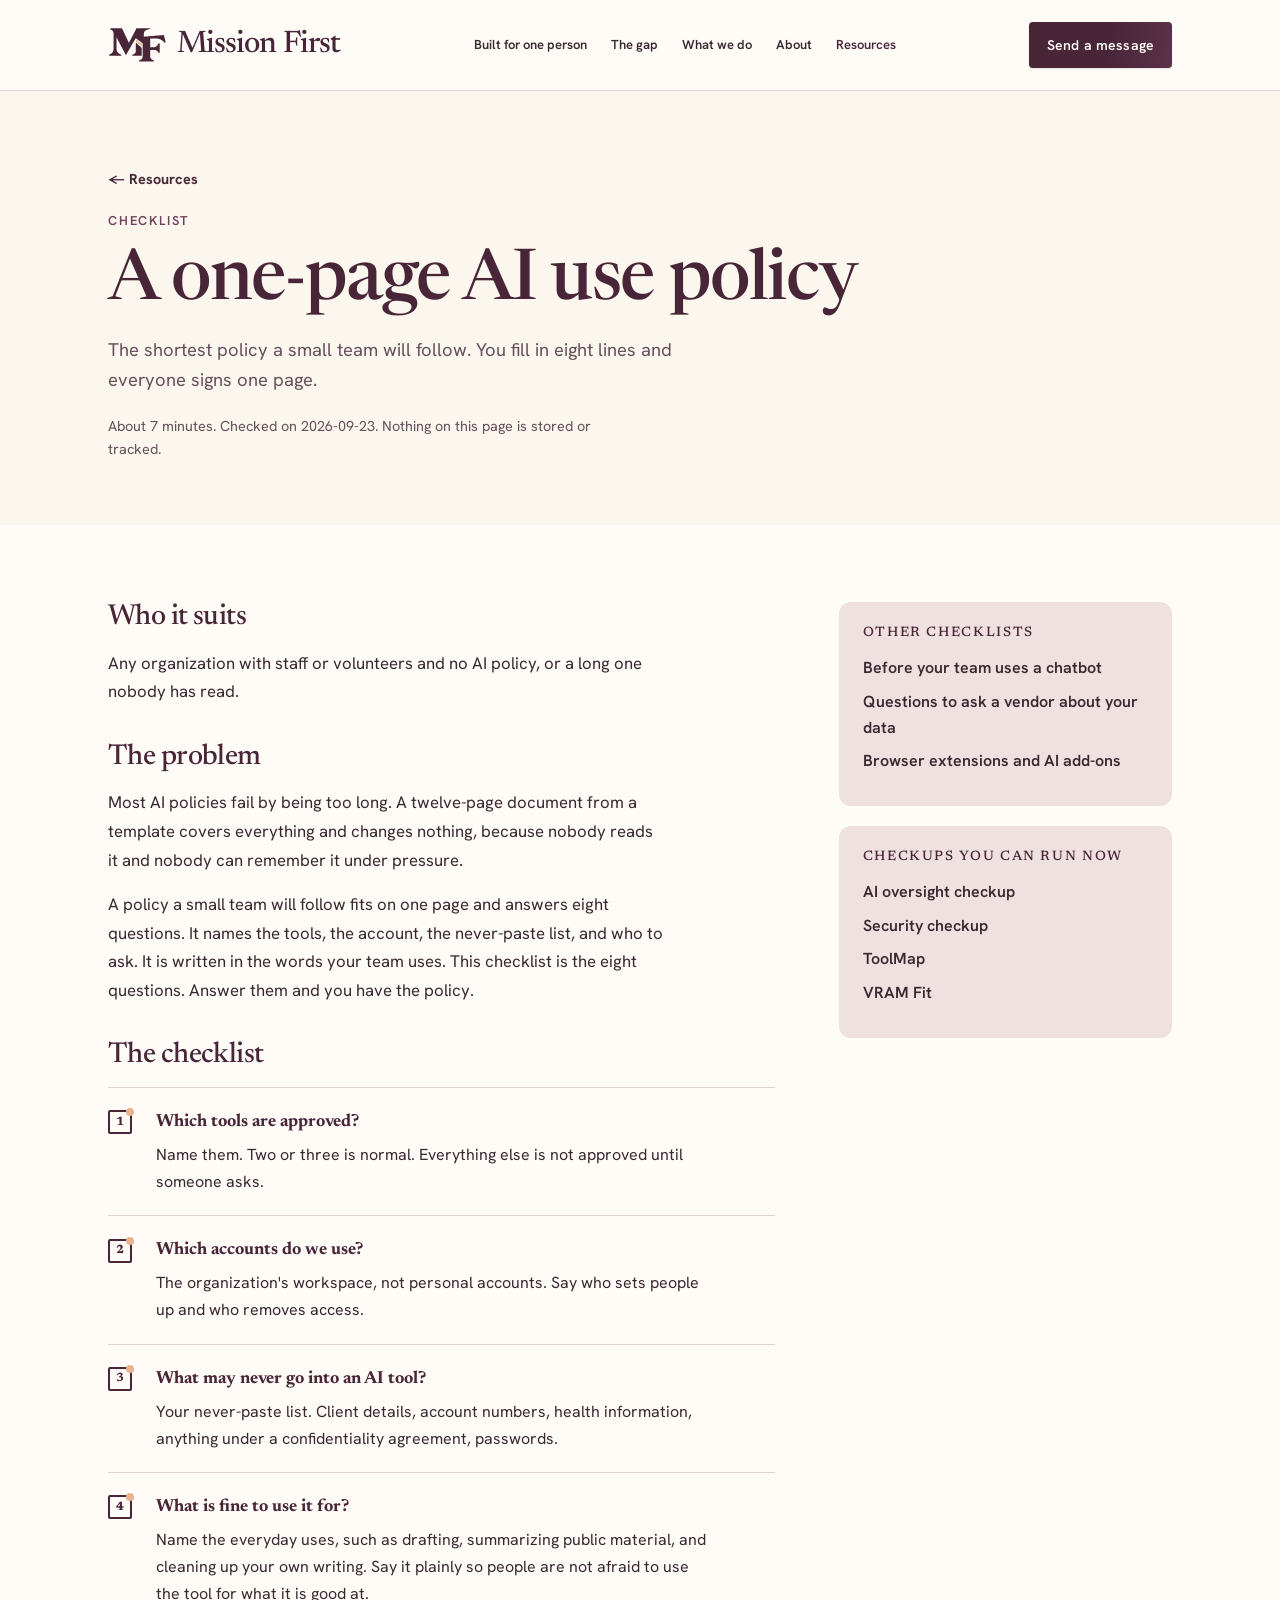
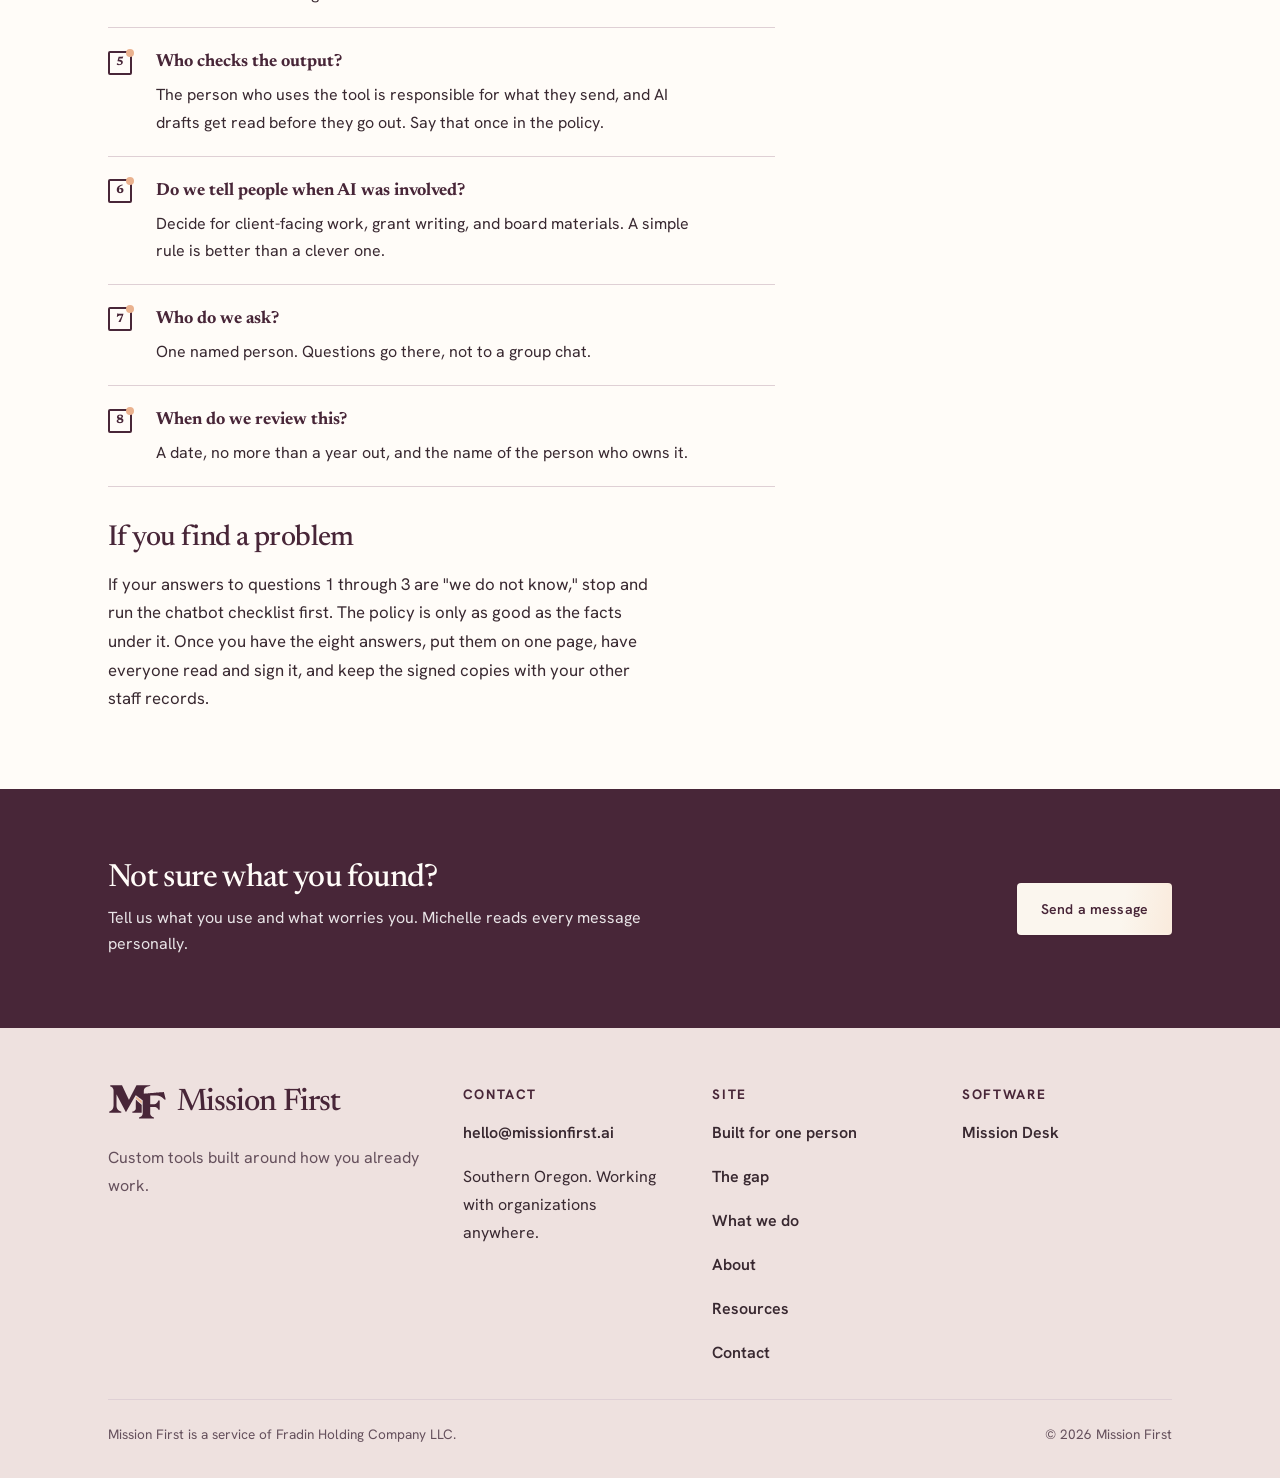
<file: resources/one-page-ai-use-policy/index.html>
<!DOCTYPE html>
<html lang="en">
<head>
  <meta charset="UTF-8">
  <meta name="viewport" content="width=device-width, initial-scale=1.0">
  <title>A one-page AI use policy. missionfirst.ai</title>
  <meta name="description" content="The shortest policy a small team will follow. You fill in eight lines and everyone signs one page.">
  <meta property="og:title" content="A one-page AI use policy. missionfirst.ai">
  <meta property="og:description" content="The shortest policy a small team will follow. You fill in eight lines and everyone signs one page.">
  <meta property="og:url" content="https://missionfirst.ai/resources/one-page-ai-use-policy/">
  <meta property="og:type" content="article">
  <link rel="canonical" href="https://missionfirst.ai/resources/one-page-ai-use-policy/">
  <meta property="og:image" content="https://missionfirst.ai/assets/og-image.jpg">
  <meta property="og:image:width" content="1200">
  <meta property="og:image:height" content="630">
  <meta property="og:image:alt" content="Mission First. Good technology starts with understanding the complexity of your work. Michelle Fradin testifying before the Oregon Legislature.">
  <meta name="twitter:card" content="summary_large_image">
  <link rel="icon" href="/favicon.svg" type="image/svg+xml">
  <link rel="icon" href="/favicon-32.png" type="image/png" sizes="32x32">
  <link rel="apple-touch-icon" href="/apple-touch-icon.png">
  <link rel="stylesheet" href="/site.css?v=20261110a">
</head>
<body>

  <header>
    <div class="container header-row">
      <a href="/" class="wordmark" aria-label="Mission First home"><span class="lockup"><svg class="mf-mark" viewBox="0 0 615 372" aria-hidden="true" focusable="false">
<path fill="currentColor" fill-rule="evenodd" d="M290.2,163.0 L290.0,163.5 L291.0,164.5 L291.0,170.5 L290.0,171.2 L290.0,173.5 L291.0,174.2 L291.0,181.5 L290.0,182.2 L290.0,258.5 L289.0,259.2 L289.0,262.5 L288.0,263.2 L288.0,265.5 L287.0,266.2 L287.0,267.5 L286.0,268.2 L286.0,269.5 L284.0,271.2 L284.0,272.5 L276.5,280.0 L275.2,280.0 L273.5,282.0 L272.2,282.0 L271.5,283.0 L270.2,283.0 L269.5,284.0 L268.2,284.0 L267.5,285.0 L265.2,285.0 L264.5,286.0 L262.2,286.0 L261.5,287.0 L259.2,287.0 L258.5,288.0 L255.2,288.0 L254.0,289.2 L254.0,299.5 L254.2,299.8 L351.5,299.8 L351.8,299.5 L351.8,219.2 L342.5,210.0 L341.2,210.0 L330.5,199.0 L329.2,199.0 L314.5,184.0 L313.2,184.0 L299.5,170.0 L298.2,170.0 L291.5,163.0 Z M583.8,85.2 L582.5,84.0 L572.2,84.0 L571.5,85.0 L560.2,85.0 L559.5,86.0 L547.2,86.0 L546.5,87.0 L535.2,87.0 L534.5,88.0 L523.2,88.0 L522.5,89.0 L511.2,89.0 L510.5,90.0 L500.2,90.0 L499.5,91.0 L488.2,91.0 L487.5,92.0 L476.2,92.0 L475.5,93.0 L466.2,93.0 L465.5,94.0 L453.2,94.0 L452.5,95.0 L441.2,95.0 L440.5,96.0 L429.2,96.0 L428.5,97.0 L417.2,97.0 L416.5,98.0 L405.2,98.0 L404.5,99.0 L392.2,99.0 L391.5,100.0 L379.2,100.0 L378.5,101.0 L374.2,101.0 L373.8,100.5 L373.8,67.2 L374.8,66.5 L374.8,61.2 L375.8,60.5 L375.8,58.2 L376.8,57.5 L376.8,55.2 L377.8,54.5 L377.8,53.2 L378.8,52.5 L378.8,51.2 L379.8,50.5 L379.8,49.2 L382.8,46.5 L382.8,45.2 L389.2,38.8 L390.5,38.8 L392.2,36.8 L393.5,36.8 L396.2,33.8 L397.5,33.8 L398.2,32.8 L399.5,32.8 L400.2,31.8 L401.5,31.8 L402.2,30.8 L403.5,30.8 L404.2,29.8 L406.5,29.8 L407.2,28.8 L408.5,28.8 L409.2,27.8 L411.5,27.8 L412.2,26.8 L413.5,26.8 L414.2,25.8 L417.5,25.8 L418.2,24.8 L421.5,24.8 L422.2,23.8 L425.5,23.8 L426.2,22.8 L430.5,22.8 L431.2,21.8 L438.5,21.8 L439.2,20.8 L440.5,20.8 L440.8,20.5 L440.8,14.2 L439.8,13.5 L439.8,12.2 L439.5,12.0 L298.2,12.0 L297.0,13.2 L297.0,14.5 L295.0,16.2 L295.0,17.5 L294.0,18.2 L294.0,19.5 L293.0,20.2 L293.0,21.5 L292.0,22.2 L292.0,23.5 L291.0,24.2 L291.0,25.5 L290.0,26.2 L290.0,27.5 L289.0,28.2 L289.0,29.5 L288.0,30.2 L288.0,31.5 L287.0,32.2 L287.0,33.5 L286.0,34.2 L286.0,35.5 L285.0,36.2 L285.0,37.5 L284.0,38.2 L284.0,39.5 L283.0,40.2 L283.0,41.5 L282.0,42.2 L282.0,43.5 L281.0,44.2 L281.0,45.5 L280.0,46.2 L280.0,47.5 L279.0,48.2 L279.0,49.5 L278.0,50.2 L278.0,51.5 L277.0,52.2 L277.0,53.5 L276.0,54.2 L276.0,55.5 L275.0,56.2 L275.0,57.5 L274.0,58.2 L274.0,59.5 L272.0,61.2 L272.0,62.5 L271.0,63.2 L271.0,64.5 L270.0,65.2 L270.0,66.5 L269.0,67.2 L269.0,68.5 L268.0,69.2 L268.0,70.5 L267.0,71.2 L267.0,72.5 L266.0,73.2 L266.0,74.5 L265.0,75.2 L265.0,76.5 L264.0,77.2 L264.0,78.5 L262.0,80.2 L262.0,81.5 L261.0,82.2 L261.0,83.5 L260.0,84.2 L260.0,85.5 L259.0,86.2 L259.0,87.5 L258.0,88.2 L258.0,89.5 L257.0,90.2 L257.0,91.5 L256.0,92.2 L256.0,93.5 L255.0,94.2 L255.0,95.5 L254.0,96.2 L254.0,97.5 L253.0,98.2 L253.0,99.5 L252.0,100.2 L252.0,101.5 L251.0,102.2 L251.0,103.5 L250.0,104.2 L250.0,105.5 L249.0,106.2 L249.0,107.5 L247.0,109.2 L247.0,110.5 L246.0,111.2 L246.0,112.5 L245.0,113.2 L245.0,114.5 L244.0,115.2 L244.0,116.5 L243.0,117.2 L243.0,118.5 L242.0,119.2 L242.0,120.5 L241.0,121.2 L241.0,122.5 L240.0,123.2 L240.0,124.5 L239.0,125.2 L239.0,126.5 L238.0,127.2 L238.0,128.5 L237.0,129.2 L237.0,130.5 L236.0,131.2 L236.0,132.5 L235.0,133.2 L235.0,134.5 L234.0,135.2 L234.0,136.5 L233.0,137.2 L233.0,138.5 L231.0,140.2 L231.0,141.5 L230.0,142.2 L230.0,143.5 L229.0,144.2 L229.0,145.5 L228.0,146.2 L228.0,147.5 L227.0,148.2 L227.0,149.5 L226.0,150.2 L226.0,151.5 L225.0,152.2 L225.0,153.5 L224.0,154.2 L224.0,155.5 L223.0,156.2 L223.0,157.5 L222.0,158.2 L222.0,159.5 L221.0,160.2 L221.0,161.5 L220.0,162.2 L220.0,163.5 L218.2,165.0 L217.8,164.5 L217.8,163.2 L216.8,162.5 L216.8,161.2 L215.8,160.5 L215.8,159.2 L214.8,158.5 L214.8,157.2 L213.8,156.5 L213.8,155.2 L212.8,154.5 L212.8,153.2 L211.8,152.5 L211.8,151.2 L210.8,150.5 L210.8,149.2 L209.8,148.5 L209.8,147.2 L208.8,146.5 L208.8,145.2 L207.8,144.5 L207.8,143.2 L206.8,142.5 L206.8,141.2 L205.8,140.5 L205.8,139.2 L204.8,138.5 L204.8,137.2 L203.8,136.5 L203.8,134.2 L202.8,133.5 L202.8,132.2 L201.8,131.5 L201.8,130.2 L200.8,129.5 L200.8,128.2 L199.8,127.5 L199.8,126.2 L198.8,125.5 L198.8,124.2 L197.8,123.5 L197.8,122.2 L196.8,121.5 L196.8,120.2 L195.8,119.5 L195.8,118.2 L194.8,117.5 L194.8,115.2 L193.8,114.5 L193.8,113.2 L192.8,112.5 L192.8,111.2 L191.8,110.5 L191.8,109.2 L190.8,108.5 L190.8,107.2 L189.8,106.5 L189.8,105.2 L188.8,104.5 L188.8,103.2 L187.8,102.5 L187.8,101.2 L186.8,100.5 L186.8,98.2 L185.8,97.5 L185.8,96.2 L184.8,95.5 L184.8,94.2 L183.8,93.5 L183.8,92.2 L182.8,91.5 L182.8,90.2 L181.8,89.5 L181.8,88.2 L180.8,87.5 L180.8,86.2 L179.8,85.5 L179.8,84.2 L178.8,83.5 L178.8,81.2 L177.8,80.5 L177.8,79.2 L176.8,78.5 L176.8,77.2 L175.8,76.5 L175.8,75.2 L174.8,74.5 L174.8,73.2 L173.8,72.5 L173.8,71.2 L172.8,70.5 L172.8,69.2 L171.8,68.5 L171.8,67.2 L170.8,66.5 L170.8,64.2 L169.8,63.5 L169.8,62.2 L168.8,61.5 L168.8,60.2 L167.8,59.5 L167.8,58.2 L166.8,57.5 L166.8,56.2 L165.8,55.5 L165.8,54.2 L164.8,53.5 L164.8,52.2 L163.8,51.5 L163.8,50.2 L162.8,49.5 L162.8,48.2 L161.8,47.5 L161.8,45.2 L160.8,44.5 L160.8,43.2 L159.8,42.5 L159.8,41.2 L158.8,40.5 L158.8,39.2 L157.8,38.5 L157.8,37.2 L156.8,36.5 L156.8,35.2 L155.8,34.5 L155.8,33.2 L154.8,32.5 L154.8,31.2 L153.8,30.5 L153.8,29.2 L152.8,28.5 L152.8,26.2 L151.8,25.5 L151.8,24.2 L150.8,23.5 L150.8,22.2 L149.8,21.5 L149.8,20.2 L148.8,19.5 L148.8,18.2 L147.8,17.5 L147.8,15.2 L146.5,14.0 L24.2,14.0 L24.0,14.2 L24.0,18.5 L23.0,19.2 L23.0,24.5 L24.5,24.8 L25.2,25.8 L27.5,25.8 L28.2,26.8 L29.5,26.8 L30.2,27.8 L31.5,27.8 L32.2,28.8 L33.5,28.8 L34.2,29.8 L35.5,29.8 L37.2,31.8 L38.5,31.8 L41.2,34.8 L42.5,34.8 L48.0,40.2 L48.0,41.5 L50.0,43.2 L50.0,44.5 L52.0,46.2 L52.0,47.5 L53.0,48.2 L53.0,49.5 L54.0,50.2 L54.0,51.5 L55.0,52.2 L55.0,54.5 L56.0,55.2 L56.0,58.5 L57.0,59.2 L57.0,65.5 L58.0,66.2 L58.0,228.5 L57.0,229.2 L57.0,238.5 L56.0,239.2 L56.0,243.5 L55.0,244.2 L55.0,246.5 L54.0,247.2 L54.0,249.5 L53.0,250.2 L53.0,252.5 L52.0,253.2 L52.0,254.5 L51.0,255.2 L51.0,257.5 L50.0,258.2 L50.0,259.5 L48.0,261.2 L48.0,262.5 L45.0,265.2 L45.0,266.5 L36.5,275.0 L35.2,275.0 L32.5,278.0 L31.2,278.0 L29.5,280.0 L28.2,280.0 L26.5,282.0 L25.2,282.0 L24.5,283.0 L23.2,283.0 L22.5,284.0 L21.2,284.0 L20.5,285.0 L19.2,285.0 L18.5,286.0 L17.2,286.0 L16.5,287.0 L14.2,287.0 L13.5,288.0 L12.0,288.2 L12.0,294.5 L13.0,295.2 L13.0,299.5 L13.2,299.8 L137.5,299.8 L138.8,298.5 L138.8,289.2 L137.5,288.0 L136.2,288.0 L135.5,287.0 L133.2,287.0 L132.5,286.0 L131.2,286.0 L130.5,285.0 L128.2,285.0 L127.5,284.0 L126.2,284.0 L125.5,283.0 L124.2,283.0 L123.5,282.0 L122.2,282.0 L121.5,281.0 L120.2,281.0 L119.5,280.0 L118.2,280.0 L117.5,279.0 L116.2,279.0 L114.5,277.0 L113.2,277.0 L110.5,274.0 L109.2,274.0 L99.8,264.5 L99.8,263.2 L97.8,261.5 L97.8,260.2 L96.8,259.5 L96.8,258.2 L95.8,257.5 L95.8,256.2 L94.8,255.5 L94.8,254.2 L93.8,253.5 L93.8,252.2 L92.8,251.5 L92.8,249.2 L91.8,248.5 L91.8,246.2 L90.8,245.5 L90.8,241.2 L89.8,240.5 L89.8,234.2 L88.8,233.5 L88.8,110.2 L89.2,109.8 L91.0,111.2 L91.0,112.5 L92.0,113.2 L92.0,114.5 L93.0,115.2 L93.0,116.5 L94.0,117.2 L94.0,118.5 L95.0,119.2 L95.0,120.5 L96.0,121.2 L96.0,122.5 L97.0,123.2 L97.0,124.5 L98.0,125.2 L98.0,126.5 L99.0,127.2 L99.0,128.5 L100.0,129.2 L100.0,130.5 L101.0,131.2 L101.0,132.5 L103.0,134.2 L103.0,135.5 L104.0,136.2 L104.0,137.5 L105.0,138.2 L105.0,139.5 L106.0,140.2 L106.0,141.5 L107.0,142.2 L107.0,143.5 L108.0,144.2 L108.0,145.5 L109.0,146.2 L109.0,147.5 L110.0,148.2 L110.0,149.5 L112.0,151.2 L112.0,152.5 L113.0,153.2 L113.0,154.5 L114.0,155.2 L114.0,156.5 L115.0,157.2 L115.0,158.5 L116.0,159.2 L116.0,160.5 L117.0,161.2 L117.0,162.5 L118.0,163.2 L118.0,164.5 L119.0,165.2 L119.0,166.5 L121.0,168.2 L121.0,169.5 L122.0,170.2 L122.0,171.5 L123.0,172.2 L123.0,173.5 L124.0,174.2 L124.0,175.5 L125.0,176.2 L125.0,177.5 L126.0,178.2 L126.0,179.5 L127.0,180.2 L127.0,181.5 L128.0,182.2 L128.0,183.5 L129.0,184.2 L129.0,185.5 L130.0,186.2 L130.0,187.5 L132.0,189.2 L132.0,190.5 L133.0,191.2 L133.0,192.5 L134.0,193.2 L134.0,194.5 L135.0,195.2 L135.0,196.5 L136.0,197.2 L136.0,198.5 L137.0,199.2 L137.0,200.5 L138.0,201.2 L138.0,202.5 L139.0,203.2 L139.0,204.5 L141.0,206.2 L141.0,207.5 L142.0,208.2 L142.0,209.5 L143.0,210.2 L143.0,211.5 L144.0,212.2 L144.0,213.5 L145.0,214.2 L145.0,215.5 L146.0,216.2 L146.0,217.5 L147.0,218.2 L147.0,219.5 L148.0,220.2 L148.0,221.5 L150.0,223.2 L150.0,224.5 L151.0,225.2 L151.0,226.5 L152.0,227.2 L152.0,228.5 L153.0,229.2 L153.0,230.5 L154.0,231.2 L154.0,232.5 L155.0,233.2 L155.0,234.5 L156.0,235.2 L156.0,236.5 L157.0,237.2 L157.0,238.5 L159.0,240.2 L159.0,241.5 L160.0,242.2 L160.0,243.5 L161.0,244.2 L161.0,245.5 L162.0,246.2 L162.0,247.5 L163.0,248.2 L163.0,249.5 L164.0,250.2 L164.0,251.5 L165.0,252.2 L165.0,253.5 L166.0,254.2 L166.0,255.5 L167.0,256.2 L167.0,257.5 L168.0,258.2 L168.0,259.5 L170.0,261.2 L170.0,262.5 L171.0,263.2 L171.0,264.5 L172.0,265.2 L172.0,266.5 L173.0,267.2 L173.0,268.5 L174.0,269.2 L174.0,270.5 L175.0,271.2 L175.0,272.5 L176.0,273.2 L176.0,274.5 L177.0,275.2 L177.0,276.5 L178.0,277.2 L178.0,278.5 L179.0,279.2 L179.0,280.5 L180.0,281.2 L180.0,282.5 L182.0,284.2 L182.0,285.5 L183.0,286.2 L183.0,287.5 L184.0,288.2 L184.0,289.5 L185.0,290.2 L185.0,291.5 L186.0,292.2 L186.0,293.5 L187.2,294.8 L187.8,294.5 L187.8,293.2 L189.8,291.5 L189.8,290.2 L190.8,289.5 L190.8,288.2 L191.8,287.5 L191.8,286.2 L192.8,285.5 L192.8,284.2 L194.8,282.5 L194.8,281.2 L195.8,280.5 L195.8,279.2 L196.8,278.5 L196.8,277.2 L198.8,275.5 L198.8,274.2 L199.8,273.5 L199.8,272.2 L200.8,271.5 L200.8,270.2 L201.8,269.5 L201.8,268.2 L203.8,266.5 L203.8,265.2 L204.8,264.5 L204.8,263.2 L205.8,262.5 L205.8,261.2 L207.8,259.5 L207.8,258.2 L208.8,257.5 L208.8,256.2 L209.8,255.5 L209.8,254.2 L210.8,253.5 L210.8,252.2 L211.8,251.5 L211.8,250.2 L213.8,248.5 L213.8,247.2 L214.8,246.5 L214.8,245.2 L216.8,243.5 L216.8,242.2 L217.8,241.5 L217.8,240.2 L218.8,239.5 L218.8,238.2 L219.8,237.5 L219.8,236.2 L221.8,234.5 L221.8,233.2 L222.8,232.5 L222.8,231.2 L223.8,230.5 L223.8,229.2 L225.8,227.5 L225.8,226.2 L226.8,225.5 L226.8,224.2 L227.8,223.5 L227.8,222.2 L228.8,221.5 L228.8,220.2 L230.8,218.5 L230.8,217.2 L231.8,216.5 L231.8,215.2 L232.8,214.5 L232.8,213.2 L234.8,211.5 L234.8,210.2 L235.8,209.5 L235.8,208.2 L236.8,207.5 L236.8,206.2 L238.8,204.5 L238.8,203.2 L239.8,202.5 L239.8,201.2 L240.8,200.5 L240.8,199.2 L242.8,197.5 L242.8,196.2 L243.8,195.5 L243.8,194.2 L244.8,193.5 L244.8,192.2 L245.8,191.5 L245.8,190.2 L247.8,188.5 L247.8,187.2 L249.8,185.5 L249.8,184.2 L250.8,183.5 L250.8,182.2 L251.8,181.5 L251.8,180.2 L253.8,178.5 L253.8,177.2 L254.8,176.5 L254.8,175.2 L256.8,173.5 L256.8,172.2 L257.8,171.5 L257.8,170.2 L258.8,169.5 L258.8,168.2 L259.8,167.5 L259.8,166.2 L261.8,164.5 L261.8,163.2 L262.8,162.5 L262.8,161.2 L264.8,159.5 L264.8,158.2 L265.8,157.5 L265.8,156.2 L267.8,154.5 L267.8,153.2 L268.8,152.5 L268.8,151.2 L270.8,149.5 L270.8,148.2 L271.8,147.5 L271.8,146.2 L272.8,145.5 L272.8,144.2 L273.8,143.5 L273.8,142.2 L275.8,140.5 L275.8,139.2 L276.8,138.5 L276.8,137.2 L278.8,135.5 L278.8,134.2 L279.8,133.5 L279.8,132.2 L281.8,130.5 L281.8,129.2 L282.8,128.5 L282.8,127.2 L284.8,125.5 L284.8,124.2 L285.8,123.5 L285.8,122.2 L287.8,120.5 L287.8,119.2 L288.8,118.5 L288.8,117.2 L289.2,116.8 L290.5,116.8 L294.2,120.8 L295.5,120.8 L298.2,123.8 L299.5,123.8 L301.2,125.8 L302.5,125.8 L304.2,127.8 L305.5,127.8 L308.2,130.8 L309.5,130.8 L312.2,133.8 L313.5,133.8 L316.2,136.8 L317.5,136.8 L320.2,139.8 L321.5,139.8 L324.2,142.8 L325.5,142.8 L328.2,145.8 L329.5,145.8 L332.2,148.8 L333.5,148.8 L336.2,151.8 L337.5,151.8 L340.2,154.8 L341.5,154.8 L344.2,157.8 L345.5,157.8 L348.2,160.8 L349.5,160.8 L352.2,163.8 L353.5,163.8 L356.2,166.8 L357.5,166.8 L360.2,169.8 L361.5,169.8 L362.0,170.2 L362.0,307.5 L361.0,308.2 L361.0,315.5 L360.0,316.2 L360.0,319.5 L359.0,320.2 L359.0,321.5 L358.0,322.2 L358.0,324.5 L356.0,326.2 L356.0,327.5 L354.0,329.2 L354.0,330.5 L346.5,338.0 L345.2,338.0 L343.5,340.0 L342.2,340.0 L340.5,342.0 L339.2,342.0 L337.5,344.0 L336.2,344.0 L335.5,345.0 L334.2,345.0 L333.5,346.0 L331.2,346.0 L330.5,347.0 L329.2,347.0 L328.5,348.0 L326.2,348.0 L325.5,349.0 L323.0,349.2 L323.0,359.5 L323.2,359.8 L479.5,359.8 L479.8,359.5 L479.8,349.2 L477.2,349.0 L476.5,348.0 L474.2,348.0 L473.5,347.0 L471.2,347.0 L470.5,346.0 L469.2,346.0 L468.5,345.0 L467.2,345.0 L466.5,344.0 L465.2,344.0 L464.5,343.0 L463.2,343.0 L461.5,341.0 L460.2,341.0 L458.5,339.0 L457.2,339.0 L453.5,335.0 L452.2,335.0 L450.8,333.5 L450.8,332.2 L446.8,328.5 L446.8,327.2 L444.8,325.5 L444.8,324.2 L443.8,323.5 L443.8,321.2 L442.8,320.5 L442.8,318.2 L441.8,317.5 L441.8,314.2 L440.8,313.5 L440.8,305.2 L439.8,304.5 L439.8,302.2 L440.8,301.5 L440.8,240.2 L442.2,238.8 L488.5,238.8 L489.2,239.8 L493.5,239.8 L494.2,240.8 L496.5,240.8 L497.2,241.8 L499.5,241.8 L500.2,242.8 L501.5,242.8 L502.2,243.8 L503.5,243.8 L504.2,244.8 L505.5,244.8 L507.2,246.8 L508.5,246.8 L510.2,248.8 L511.5,248.8 L518.0,255.2 L518.0,256.5 L521.0,259.2 L521.0,260.5 L523.0,262.2 L523.0,263.5 L524.0,264.2 L524.0,265.5 L525.0,266.2 L525.0,267.5 L526.0,268.2 L526.2,269.8 L539.5,269.8 L539.8,269.5 L539.8,172.2 L538.2,172.0 L537.5,171.0 L525.2,171.0 L524.0,172.2 L524.0,174.5 L523.0,175.2 L523.0,177.5 L522.0,178.2 L522.0,179.5 L521.0,180.2 L521.0,181.5 L520.0,182.2 L520.0,183.5 L519.0,184.2 L519.0,185.5 L518.0,186.2 L518.0,187.5 L516.0,189.2 L516.0,190.5 L514.0,192.2 L514.0,193.5 L503.5,204.0 L502.2,204.0 L500.5,206.0 L499.2,206.0 L498.5,207.0 L497.2,207.0 L496.5,208.0 L495.2,208.0 L494.5,209.0 L492.2,209.0 L491.5,210.0 L489.2,210.0 L488.5,211.0 L484.2,211.0 L483.5,212.0 L442.2,212.0 L440.8,210.5 L440.8,122.2 L442.2,120.8 L492.5,120.8 L493.2,119.8 L499.5,119.8 L500.2,120.8 L517.5,120.8 L518.2,121.8 L524.5,121.8 L525.2,122.8 L528.5,122.8 L529.2,123.8 L531.5,123.8 L532.2,124.8 L535.5,124.8 L536.2,125.8 L538.5,125.8 L539.2,126.8 L541.5,126.8 L542.2,127.8 L543.5,127.8 L544.2,128.8 L546.5,128.8 L547.2,129.8 L548.5,129.8 L549.2,130.8 L550.5,130.8 L551.2,131.8 L552.5,131.8 L553.2,132.8 L554.5,132.8 L556.2,134.8 L557.5,134.8 L558.2,135.8 L559.5,135.8 L561.2,137.8 L562.5,137.8 L564.2,139.8 L565.5,139.8 L568.2,142.8 L569.5,142.8 L585.0,158.2 L585.0,159.5 L589.2,163.8 L590.2,162.8 L597.5,162.8 L598.2,161.8 L602.5,161.8 L602.8,160.2 L601.8,159.5 L601.8,156.2 L600.8,155.5 L600.8,152.2 L599.8,151.5 L599.8,148.2 L598.8,147.5 L598.8,144.2 L597.8,143.5 L597.8,140.2 L596.8,139.5 L596.8,136.2 L595.8,135.5 L595.8,132.2 L594.8,131.5 L594.8,128.2 L593.8,127.5 L593.8,124.2 L592.8,123.5 L592.8,120.2 L591.8,119.5 L591.8,116.2 L590.8,115.5 L590.8,112.2 L589.8,111.5 L589.8,108.2 L588.8,107.5 L588.8,104.2 L587.8,103.5 L587.8,100.2 L586.8,99.5 L586.8,96.2 L585.8,95.5 L585.8,93.2 L584.8,92.5 L584.8,89.2 L583.8,88.5 Z"/>
<path fill="var(--mf-logo-accent, transparent)" fill-rule="evenodd" d="M291.2,131.0 L291.0,131.2 L291.0,149.5 L294.2,152.8 L295.5,152.8 L310.2,167.8 L311.5,167.8 L324.2,180.8 L325.5,180.8 L338.2,193.8 L339.5,193.8 L348.2,202.8 L349.5,202.8 L351.5,204.8 L351.8,204.5 L351.8,191.2 L352.8,190.5 L351.8,189.5 L351.8,174.2 L350.5,173.0 L349.2,173.0 L347.5,171.0 L346.2,171.0 L343.5,168.0 L342.2,168.0 L340.5,166.0 L339.2,166.0 L337.5,164.0 L336.2,164.0 L333.5,161.0 L332.2,161.0 L330.5,159.0 L329.2,159.0 L326.5,156.0 L325.2,156.0 L322.5,153.0 L321.2,153.0 L318.5,150.0 L317.2,150.0 L314.5,147.0 L313.2,147.0 L311.5,145.0 L310.2,145.0 L307.5,142.0 L306.2,142.0 L303.5,139.0 L302.2,139.0 L299.5,136.0 L298.2,136.0 L295.5,133.0 L294.2,133.0 L292.5,131.0 Z"/>
</svg><span class="wordmark-text">Mission First</span></span></a>
      <button class="menu-toggle" type="button" aria-expanded="false" aria-controls="page-nav">Menu</button>
      <nav class="nav" id="page-nav" aria-label="Site">
        <a href="/#built">Built for one person</a>
        <a href="/#problem">The gap</a>
        <a href="/#work">What we do</a>
        <a href="/#about">About</a>
        <a href="/resources/" aria-current="true">Resources</a>
      </nav>
      <a href="/#contact" class="btn btn-sm">Send a message</a>
    </div>
  </header>

  <main id="top">
    <section class="page-hero">
      <div class="container">
        <p class="crumb"><a href="/resources/">Resources</a></p>
        <span class="eyebrow">Checklist</span>
        <h1>A one-page AI use policy</h1>
        <p class="lead soft">The shortest policy a small team will follow. You fill in eight lines and everyone signs one page.</p>
        <p class="meta">About 7 minutes. Checked on 2026-09-23. Nothing on this page is stored or tracked.</p>
      </div>
    </section>

    <section class="article">
      <div class="container article-grid">
        <div class="article-body">
          <h2>Who it suits</h2>
          <p>Any organization with staff or volunteers and no AI policy, or a long one nobody has read.</p>
          <h2>The problem</h2>
          <p>Most AI policies fail by being too long. A twelve-page document from a template covers everything and changes nothing, because nobody reads it and nobody can remember it under pressure.</p>
          <p>A policy a small team will follow fits on one page and answers eight questions. It names the tools, the account, the never-paste list, and who to ask. It is written in the words your team uses. This checklist is the eight questions. Answer them and you have the policy.</p>
          <h2>The checklist</h2>
          <ol class="checklist">
            <li><span class="box" aria-hidden="true"></span><div><strong>Which tools are approved?</strong><p>Name them. Two or three is normal. Everything else is not approved until someone asks.</p></div></li>
            <li><span class="box" aria-hidden="true"></span><div><strong>Which accounts do we use?</strong><p>The organization's workspace, not personal accounts. Say who sets people up and who removes access.</p></div></li>
            <li><span class="box" aria-hidden="true"></span><div><strong>What may never go into an AI tool?</strong><p>Your never-paste list. Client details, account numbers, health information, anything under a confidentiality agreement, passwords.</p></div></li>
            <li><span class="box" aria-hidden="true"></span><div><strong>What is fine to use it for?</strong><p>Name the everyday uses, such as drafting, summarizing public material, and cleaning up your own writing. Say it plainly so people are not afraid to use the tool for what it is good at.</p></div></li>
            <li><span class="box" aria-hidden="true"></span><div><strong>Who checks the output?</strong><p>The person who uses the tool is responsible for what they send, and AI drafts get read before they go out. Say that once in the policy.</p></div></li>
            <li><span class="box" aria-hidden="true"></span><div><strong>Do we tell people when AI was involved?</strong><p>Decide for client-facing work, grant writing, and board materials. A simple rule is better than a clever one.</p></div></li>
            <li><span class="box" aria-hidden="true"></span><div><strong>Who do we ask?</strong><p>One named person. Questions go there, not to a group chat.</p></div></li>
            <li><span class="box" aria-hidden="true"></span><div><strong>When do we review this?</strong><p>A date, no more than a year out, and the name of the person who owns it.</p></div></li>
          </ol>
          <h2>If you find a problem</h2>
          <p>If your answers to questions 1 through 3 are "we do not know," stop and run the chatbot checklist first. The policy is only as good as the facts under it. Once you have the eight answers, put them on one page, have everyone read and sign it, and keep the signed copies with your other staff records.</p>
        </div>
        <aside class="article-side">
          <div class="side-card">
            <h3>Other checklists</h3>
            <p><a href="/resources/before-your-team-uses-a-chatbot/">Before your team uses a chatbot</a></p>
            <p><a href="/resources/questions-to-ask-a-vendor-about-your-data/">Questions to ask a vendor about your data</a></p>
            <p><a href="/resources/browser-extensions-and-ai-add-ons/">Browser extensions and AI add-ons</a></p>
          </div>
          <div class="side-card">
            <h3>Checkups you can run now</h3>
            <p><a href="/readiness/">AI oversight checkup</a></p>
            <p><a href="/security-checkup/">Security checkup</a></p>
            <p><a href="/toolmap/">ToolMap</a></p>
            <p><a href="/vramcalculator/">VRAM Fit</a></p>
          </div>
        </aside>
      </div>
    </section>

    <section class="cta-band on-green">
      <div class="container cta-row">
        <div>
          <h2>Not sure what you found?</h2>
          <p>Tell us what you use and what worries you. Michelle reads every message personally.</p>
        </div>
        <a href="/#contact" class="btn btn-gold">Send a message</a>
      </div>
    </section>
  </main>

  <footer>
    <div class="container">
      <div class="footer-grid">
        <div>
          <span class="wordmark"><span class="lockup"><svg class="mf-mark" viewBox="0 0 615 372" aria-hidden="true" focusable="false">
<path fill="currentColor" fill-rule="evenodd" d="M290.2,163.0 L290.0,163.5 L291.0,164.5 L291.0,170.5 L290.0,171.2 L290.0,173.5 L291.0,174.2 L291.0,181.5 L290.0,182.2 L290.0,258.5 L289.0,259.2 L289.0,262.5 L288.0,263.2 L288.0,265.5 L287.0,266.2 L287.0,267.5 L286.0,268.2 L286.0,269.5 L284.0,271.2 L284.0,272.5 L276.5,280.0 L275.2,280.0 L273.5,282.0 L272.2,282.0 L271.5,283.0 L270.2,283.0 L269.5,284.0 L268.2,284.0 L267.5,285.0 L265.2,285.0 L264.5,286.0 L262.2,286.0 L261.5,287.0 L259.2,287.0 L258.5,288.0 L255.2,288.0 L254.0,289.2 L254.0,299.5 L254.2,299.8 L351.5,299.8 L351.8,299.5 L351.8,219.2 L342.5,210.0 L341.2,210.0 L330.5,199.0 L329.2,199.0 L314.5,184.0 L313.2,184.0 L299.5,170.0 L298.2,170.0 L291.5,163.0 Z M583.8,85.2 L582.5,84.0 L572.2,84.0 L571.5,85.0 L560.2,85.0 L559.5,86.0 L547.2,86.0 L546.5,87.0 L535.2,87.0 L534.5,88.0 L523.2,88.0 L522.5,89.0 L511.2,89.0 L510.5,90.0 L500.2,90.0 L499.5,91.0 L488.2,91.0 L487.5,92.0 L476.2,92.0 L475.5,93.0 L466.2,93.0 L465.5,94.0 L453.2,94.0 L452.5,95.0 L441.2,95.0 L440.5,96.0 L429.2,96.0 L428.5,97.0 L417.2,97.0 L416.5,98.0 L405.2,98.0 L404.5,99.0 L392.2,99.0 L391.5,100.0 L379.2,100.0 L378.5,101.0 L374.2,101.0 L373.8,100.5 L373.8,67.2 L374.8,66.5 L374.8,61.2 L375.8,60.5 L375.8,58.2 L376.8,57.5 L376.8,55.2 L377.8,54.5 L377.8,53.2 L378.8,52.5 L378.8,51.2 L379.8,50.5 L379.8,49.2 L382.8,46.5 L382.8,45.2 L389.2,38.8 L390.5,38.8 L392.2,36.8 L393.5,36.8 L396.2,33.8 L397.5,33.8 L398.2,32.8 L399.5,32.8 L400.2,31.8 L401.5,31.8 L402.2,30.8 L403.5,30.8 L404.2,29.8 L406.5,29.8 L407.2,28.8 L408.5,28.8 L409.2,27.8 L411.5,27.8 L412.2,26.8 L413.5,26.8 L414.2,25.8 L417.5,25.8 L418.2,24.8 L421.5,24.8 L422.2,23.8 L425.5,23.8 L426.2,22.8 L430.5,22.8 L431.2,21.8 L438.5,21.8 L439.2,20.8 L440.5,20.8 L440.8,20.5 L440.8,14.2 L439.8,13.5 L439.8,12.2 L439.5,12.0 L298.2,12.0 L297.0,13.2 L297.0,14.5 L295.0,16.2 L295.0,17.5 L294.0,18.2 L294.0,19.5 L293.0,20.2 L293.0,21.5 L292.0,22.2 L292.0,23.5 L291.0,24.2 L291.0,25.5 L290.0,26.2 L290.0,27.5 L289.0,28.2 L289.0,29.5 L288.0,30.2 L288.0,31.5 L287.0,32.2 L287.0,33.5 L286.0,34.2 L286.0,35.5 L285.0,36.2 L285.0,37.5 L284.0,38.2 L284.0,39.5 L283.0,40.2 L283.0,41.5 L282.0,42.2 L282.0,43.5 L281.0,44.2 L281.0,45.5 L280.0,46.2 L280.0,47.5 L279.0,48.2 L279.0,49.5 L278.0,50.2 L278.0,51.5 L277.0,52.2 L277.0,53.5 L276.0,54.2 L276.0,55.5 L275.0,56.2 L275.0,57.5 L274.0,58.2 L274.0,59.5 L272.0,61.2 L272.0,62.5 L271.0,63.2 L271.0,64.5 L270.0,65.2 L270.0,66.5 L269.0,67.2 L269.0,68.5 L268.0,69.2 L268.0,70.5 L267.0,71.2 L267.0,72.5 L266.0,73.2 L266.0,74.5 L265.0,75.2 L265.0,76.5 L264.0,77.2 L264.0,78.5 L262.0,80.2 L262.0,81.5 L261.0,82.2 L261.0,83.5 L260.0,84.2 L260.0,85.5 L259.0,86.2 L259.0,87.5 L258.0,88.2 L258.0,89.5 L257.0,90.2 L257.0,91.5 L256.0,92.2 L256.0,93.5 L255.0,94.2 L255.0,95.5 L254.0,96.2 L254.0,97.5 L253.0,98.2 L253.0,99.5 L252.0,100.2 L252.0,101.5 L251.0,102.2 L251.0,103.5 L250.0,104.2 L250.0,105.5 L249.0,106.2 L249.0,107.5 L247.0,109.2 L247.0,110.5 L246.0,111.2 L246.0,112.5 L245.0,113.2 L245.0,114.5 L244.0,115.2 L244.0,116.5 L243.0,117.2 L243.0,118.5 L242.0,119.2 L242.0,120.5 L241.0,121.2 L241.0,122.5 L240.0,123.2 L240.0,124.5 L239.0,125.2 L239.0,126.5 L238.0,127.2 L238.0,128.5 L237.0,129.2 L237.0,130.5 L236.0,131.2 L236.0,132.5 L235.0,133.2 L235.0,134.5 L234.0,135.2 L234.0,136.5 L233.0,137.2 L233.0,138.5 L231.0,140.2 L231.0,141.5 L230.0,142.2 L230.0,143.5 L229.0,144.2 L229.0,145.5 L228.0,146.2 L228.0,147.5 L227.0,148.2 L227.0,149.5 L226.0,150.2 L226.0,151.5 L225.0,152.2 L225.0,153.5 L224.0,154.2 L224.0,155.5 L223.0,156.2 L223.0,157.5 L222.0,158.2 L222.0,159.5 L221.0,160.2 L221.0,161.5 L220.0,162.2 L220.0,163.5 L218.2,165.0 L217.8,164.5 L217.8,163.2 L216.8,162.5 L216.8,161.2 L215.8,160.5 L215.8,159.2 L214.8,158.5 L214.8,157.2 L213.8,156.5 L213.8,155.2 L212.8,154.5 L212.8,153.2 L211.8,152.5 L211.8,151.2 L210.8,150.5 L210.8,149.2 L209.8,148.5 L209.8,147.2 L208.8,146.5 L208.8,145.2 L207.8,144.5 L207.8,143.2 L206.8,142.5 L206.8,141.2 L205.8,140.5 L205.8,139.2 L204.8,138.5 L204.8,137.2 L203.8,136.5 L203.8,134.2 L202.8,133.5 L202.8,132.2 L201.8,131.5 L201.8,130.2 L200.8,129.5 L200.8,128.2 L199.8,127.5 L199.8,126.2 L198.8,125.5 L198.8,124.2 L197.8,123.5 L197.8,122.2 L196.8,121.5 L196.8,120.2 L195.8,119.5 L195.8,118.2 L194.8,117.5 L194.8,115.2 L193.8,114.5 L193.8,113.2 L192.8,112.5 L192.8,111.2 L191.8,110.5 L191.8,109.2 L190.8,108.5 L190.8,107.2 L189.8,106.5 L189.8,105.2 L188.8,104.5 L188.8,103.2 L187.8,102.5 L187.8,101.2 L186.8,100.5 L186.8,98.2 L185.8,97.5 L185.8,96.2 L184.8,95.5 L184.8,94.2 L183.8,93.5 L183.8,92.2 L182.8,91.5 L182.8,90.2 L181.8,89.5 L181.8,88.2 L180.8,87.5 L180.8,86.2 L179.8,85.5 L179.8,84.2 L178.8,83.5 L178.8,81.2 L177.8,80.5 L177.8,79.2 L176.8,78.5 L176.8,77.2 L175.8,76.5 L175.8,75.2 L174.8,74.5 L174.8,73.2 L173.8,72.5 L173.8,71.2 L172.8,70.5 L172.8,69.2 L171.8,68.5 L171.8,67.2 L170.8,66.5 L170.8,64.2 L169.8,63.5 L169.8,62.2 L168.8,61.5 L168.8,60.2 L167.8,59.5 L167.8,58.2 L166.8,57.5 L166.8,56.2 L165.8,55.5 L165.8,54.2 L164.8,53.5 L164.8,52.2 L163.8,51.5 L163.8,50.2 L162.8,49.5 L162.8,48.2 L161.8,47.5 L161.8,45.2 L160.8,44.5 L160.8,43.2 L159.8,42.5 L159.8,41.2 L158.8,40.5 L158.8,39.2 L157.8,38.5 L157.8,37.2 L156.8,36.5 L156.8,35.2 L155.8,34.5 L155.8,33.2 L154.8,32.5 L154.8,31.2 L153.8,30.5 L153.8,29.2 L152.8,28.5 L152.8,26.2 L151.8,25.5 L151.8,24.2 L150.8,23.5 L150.8,22.2 L149.8,21.5 L149.8,20.2 L148.8,19.5 L148.8,18.2 L147.8,17.5 L147.8,15.2 L146.5,14.0 L24.2,14.0 L24.0,14.2 L24.0,18.5 L23.0,19.2 L23.0,24.5 L24.5,24.8 L25.2,25.8 L27.5,25.8 L28.2,26.8 L29.5,26.8 L30.2,27.8 L31.5,27.8 L32.2,28.8 L33.5,28.8 L34.2,29.8 L35.5,29.8 L37.2,31.8 L38.5,31.8 L41.2,34.8 L42.5,34.8 L48.0,40.2 L48.0,41.5 L50.0,43.2 L50.0,44.5 L52.0,46.2 L52.0,47.5 L53.0,48.2 L53.0,49.5 L54.0,50.2 L54.0,51.5 L55.0,52.2 L55.0,54.5 L56.0,55.2 L56.0,58.5 L57.0,59.2 L57.0,65.5 L58.0,66.2 L58.0,228.5 L57.0,229.2 L57.0,238.5 L56.0,239.2 L56.0,243.5 L55.0,244.2 L55.0,246.5 L54.0,247.2 L54.0,249.5 L53.0,250.2 L53.0,252.5 L52.0,253.2 L52.0,254.5 L51.0,255.2 L51.0,257.5 L50.0,258.2 L50.0,259.5 L48.0,261.2 L48.0,262.5 L45.0,265.2 L45.0,266.5 L36.5,275.0 L35.2,275.0 L32.5,278.0 L31.2,278.0 L29.5,280.0 L28.2,280.0 L26.5,282.0 L25.2,282.0 L24.5,283.0 L23.2,283.0 L22.5,284.0 L21.2,284.0 L20.5,285.0 L19.2,285.0 L18.5,286.0 L17.2,286.0 L16.5,287.0 L14.2,287.0 L13.5,288.0 L12.0,288.2 L12.0,294.5 L13.0,295.2 L13.0,299.5 L13.2,299.8 L137.5,299.8 L138.8,298.5 L138.8,289.2 L137.5,288.0 L136.2,288.0 L135.5,287.0 L133.2,287.0 L132.5,286.0 L131.2,286.0 L130.5,285.0 L128.2,285.0 L127.5,284.0 L126.2,284.0 L125.5,283.0 L124.2,283.0 L123.5,282.0 L122.2,282.0 L121.5,281.0 L120.2,281.0 L119.5,280.0 L118.2,280.0 L117.5,279.0 L116.2,279.0 L114.5,277.0 L113.2,277.0 L110.5,274.0 L109.2,274.0 L99.8,264.5 L99.8,263.2 L97.8,261.5 L97.8,260.2 L96.8,259.5 L96.8,258.2 L95.8,257.5 L95.8,256.2 L94.8,255.5 L94.8,254.2 L93.8,253.5 L93.8,252.2 L92.8,251.5 L92.8,249.2 L91.8,248.5 L91.8,246.2 L90.8,245.5 L90.8,241.2 L89.8,240.5 L89.8,234.2 L88.8,233.5 L88.8,110.2 L89.2,109.8 L91.0,111.2 L91.0,112.5 L92.0,113.2 L92.0,114.5 L93.0,115.2 L93.0,116.5 L94.0,117.2 L94.0,118.5 L95.0,119.2 L95.0,120.5 L96.0,121.2 L96.0,122.5 L97.0,123.2 L97.0,124.5 L98.0,125.2 L98.0,126.5 L99.0,127.2 L99.0,128.5 L100.0,129.2 L100.0,130.5 L101.0,131.2 L101.0,132.5 L103.0,134.2 L103.0,135.5 L104.0,136.2 L104.0,137.5 L105.0,138.2 L105.0,139.5 L106.0,140.2 L106.0,141.5 L107.0,142.2 L107.0,143.5 L108.0,144.2 L108.0,145.5 L109.0,146.2 L109.0,147.5 L110.0,148.2 L110.0,149.5 L112.0,151.2 L112.0,152.5 L113.0,153.2 L113.0,154.5 L114.0,155.2 L114.0,156.5 L115.0,157.2 L115.0,158.5 L116.0,159.2 L116.0,160.5 L117.0,161.2 L117.0,162.5 L118.0,163.2 L118.0,164.5 L119.0,165.2 L119.0,166.5 L121.0,168.2 L121.0,169.5 L122.0,170.2 L122.0,171.5 L123.0,172.2 L123.0,173.5 L124.0,174.2 L124.0,175.5 L125.0,176.2 L125.0,177.5 L126.0,178.2 L126.0,179.5 L127.0,180.2 L127.0,181.5 L128.0,182.2 L128.0,183.5 L129.0,184.2 L129.0,185.5 L130.0,186.2 L130.0,187.5 L132.0,189.2 L132.0,190.5 L133.0,191.2 L133.0,192.5 L134.0,193.2 L134.0,194.5 L135.0,195.2 L135.0,196.5 L136.0,197.2 L136.0,198.5 L137.0,199.2 L137.0,200.5 L138.0,201.2 L138.0,202.5 L139.0,203.2 L139.0,204.5 L141.0,206.2 L141.0,207.5 L142.0,208.2 L142.0,209.5 L143.0,210.2 L143.0,211.5 L144.0,212.2 L144.0,213.5 L145.0,214.2 L145.0,215.5 L146.0,216.2 L146.0,217.5 L147.0,218.2 L147.0,219.5 L148.0,220.2 L148.0,221.5 L150.0,223.2 L150.0,224.5 L151.0,225.2 L151.0,226.5 L152.0,227.2 L152.0,228.5 L153.0,229.2 L153.0,230.5 L154.0,231.2 L154.0,232.5 L155.0,233.2 L155.0,234.5 L156.0,235.2 L156.0,236.5 L157.0,237.2 L157.0,238.5 L159.0,240.2 L159.0,241.5 L160.0,242.2 L160.0,243.5 L161.0,244.2 L161.0,245.5 L162.0,246.2 L162.0,247.5 L163.0,248.2 L163.0,249.5 L164.0,250.2 L164.0,251.5 L165.0,252.2 L165.0,253.5 L166.0,254.2 L166.0,255.5 L167.0,256.2 L167.0,257.5 L168.0,258.2 L168.0,259.5 L170.0,261.2 L170.0,262.5 L171.0,263.2 L171.0,264.5 L172.0,265.2 L172.0,266.5 L173.0,267.2 L173.0,268.5 L174.0,269.2 L174.0,270.5 L175.0,271.2 L175.0,272.5 L176.0,273.2 L176.0,274.5 L177.0,275.2 L177.0,276.5 L178.0,277.2 L178.0,278.5 L179.0,279.2 L179.0,280.5 L180.0,281.2 L180.0,282.5 L182.0,284.2 L182.0,285.5 L183.0,286.2 L183.0,287.5 L184.0,288.2 L184.0,289.5 L185.0,290.2 L185.0,291.5 L186.0,292.2 L186.0,293.5 L187.2,294.8 L187.8,294.5 L187.8,293.2 L189.8,291.5 L189.8,290.2 L190.8,289.5 L190.8,288.2 L191.8,287.5 L191.8,286.2 L192.8,285.5 L192.8,284.2 L194.8,282.5 L194.8,281.2 L195.8,280.5 L195.8,279.2 L196.8,278.5 L196.8,277.2 L198.8,275.5 L198.8,274.2 L199.8,273.5 L199.8,272.2 L200.8,271.5 L200.8,270.2 L201.8,269.5 L201.8,268.2 L203.8,266.5 L203.8,265.2 L204.8,264.5 L204.8,263.2 L205.8,262.5 L205.8,261.2 L207.8,259.5 L207.8,258.2 L208.8,257.5 L208.8,256.2 L209.8,255.5 L209.8,254.2 L210.8,253.5 L210.8,252.2 L211.8,251.5 L211.8,250.2 L213.8,248.5 L213.8,247.2 L214.8,246.5 L214.8,245.2 L216.8,243.5 L216.8,242.2 L217.8,241.5 L217.8,240.2 L218.8,239.5 L218.8,238.2 L219.8,237.5 L219.8,236.2 L221.8,234.5 L221.8,233.2 L222.8,232.5 L222.8,231.2 L223.8,230.5 L223.8,229.2 L225.8,227.5 L225.8,226.2 L226.8,225.5 L226.8,224.2 L227.8,223.5 L227.8,222.2 L228.8,221.5 L228.8,220.2 L230.8,218.5 L230.8,217.2 L231.8,216.5 L231.8,215.2 L232.8,214.5 L232.8,213.2 L234.8,211.5 L234.8,210.2 L235.8,209.5 L235.8,208.2 L236.8,207.5 L236.8,206.2 L238.8,204.5 L238.8,203.2 L239.8,202.5 L239.8,201.2 L240.8,200.5 L240.8,199.2 L242.8,197.5 L242.8,196.2 L243.8,195.5 L243.8,194.2 L244.8,193.5 L244.8,192.2 L245.8,191.5 L245.8,190.2 L247.8,188.5 L247.8,187.2 L249.8,185.5 L249.8,184.2 L250.8,183.5 L250.8,182.2 L251.8,181.5 L251.8,180.2 L253.8,178.5 L253.8,177.2 L254.8,176.5 L254.8,175.2 L256.8,173.5 L256.8,172.2 L257.8,171.5 L257.8,170.2 L258.8,169.5 L258.8,168.2 L259.8,167.5 L259.8,166.2 L261.8,164.5 L261.8,163.2 L262.8,162.5 L262.8,161.2 L264.8,159.5 L264.8,158.2 L265.8,157.5 L265.8,156.2 L267.8,154.5 L267.8,153.2 L268.8,152.5 L268.8,151.2 L270.8,149.5 L270.8,148.2 L271.8,147.5 L271.8,146.2 L272.8,145.5 L272.8,144.2 L273.8,143.5 L273.8,142.2 L275.8,140.5 L275.8,139.2 L276.8,138.5 L276.8,137.2 L278.8,135.5 L278.8,134.2 L279.8,133.5 L279.8,132.2 L281.8,130.5 L281.8,129.2 L282.8,128.5 L282.8,127.2 L284.8,125.5 L284.8,124.2 L285.8,123.5 L285.8,122.2 L287.8,120.5 L287.8,119.2 L288.8,118.5 L288.8,117.2 L289.2,116.8 L290.5,116.8 L294.2,120.8 L295.5,120.8 L298.2,123.8 L299.5,123.8 L301.2,125.8 L302.5,125.8 L304.2,127.8 L305.5,127.8 L308.2,130.8 L309.5,130.8 L312.2,133.8 L313.5,133.8 L316.2,136.8 L317.5,136.8 L320.2,139.8 L321.5,139.8 L324.2,142.8 L325.5,142.8 L328.2,145.8 L329.5,145.8 L332.2,148.8 L333.5,148.8 L336.2,151.8 L337.5,151.8 L340.2,154.8 L341.5,154.8 L344.2,157.8 L345.5,157.8 L348.2,160.8 L349.5,160.8 L352.2,163.8 L353.5,163.8 L356.2,166.8 L357.5,166.8 L360.2,169.8 L361.5,169.8 L362.0,170.2 L362.0,307.5 L361.0,308.2 L361.0,315.5 L360.0,316.2 L360.0,319.5 L359.0,320.2 L359.0,321.5 L358.0,322.2 L358.0,324.5 L356.0,326.2 L356.0,327.5 L354.0,329.2 L354.0,330.5 L346.5,338.0 L345.2,338.0 L343.5,340.0 L342.2,340.0 L340.5,342.0 L339.2,342.0 L337.5,344.0 L336.2,344.0 L335.5,345.0 L334.2,345.0 L333.5,346.0 L331.2,346.0 L330.5,347.0 L329.2,347.0 L328.5,348.0 L326.2,348.0 L325.5,349.0 L323.0,349.2 L323.0,359.5 L323.2,359.8 L479.5,359.8 L479.8,359.5 L479.8,349.2 L477.2,349.0 L476.5,348.0 L474.2,348.0 L473.5,347.0 L471.2,347.0 L470.5,346.0 L469.2,346.0 L468.5,345.0 L467.2,345.0 L466.5,344.0 L465.2,344.0 L464.5,343.0 L463.2,343.0 L461.5,341.0 L460.2,341.0 L458.5,339.0 L457.2,339.0 L453.5,335.0 L452.2,335.0 L450.8,333.5 L450.8,332.2 L446.8,328.5 L446.8,327.2 L444.8,325.5 L444.8,324.2 L443.8,323.5 L443.8,321.2 L442.8,320.5 L442.8,318.2 L441.8,317.5 L441.8,314.2 L440.8,313.5 L440.8,305.2 L439.8,304.5 L439.8,302.2 L440.8,301.5 L440.8,240.2 L442.2,238.8 L488.5,238.8 L489.2,239.8 L493.5,239.8 L494.2,240.8 L496.5,240.8 L497.2,241.8 L499.5,241.8 L500.2,242.8 L501.5,242.8 L502.2,243.8 L503.5,243.8 L504.2,244.8 L505.5,244.8 L507.2,246.8 L508.5,246.8 L510.2,248.8 L511.5,248.8 L518.0,255.2 L518.0,256.5 L521.0,259.2 L521.0,260.5 L523.0,262.2 L523.0,263.5 L524.0,264.2 L524.0,265.5 L525.0,266.2 L525.0,267.5 L526.0,268.2 L526.2,269.8 L539.5,269.8 L539.8,269.5 L539.8,172.2 L538.2,172.0 L537.5,171.0 L525.2,171.0 L524.0,172.2 L524.0,174.5 L523.0,175.2 L523.0,177.5 L522.0,178.2 L522.0,179.5 L521.0,180.2 L521.0,181.5 L520.0,182.2 L520.0,183.5 L519.0,184.2 L519.0,185.5 L518.0,186.2 L518.0,187.5 L516.0,189.2 L516.0,190.5 L514.0,192.2 L514.0,193.5 L503.5,204.0 L502.2,204.0 L500.5,206.0 L499.2,206.0 L498.5,207.0 L497.2,207.0 L496.5,208.0 L495.2,208.0 L494.5,209.0 L492.2,209.0 L491.5,210.0 L489.2,210.0 L488.5,211.0 L484.2,211.0 L483.5,212.0 L442.2,212.0 L440.8,210.5 L440.8,122.2 L442.2,120.8 L492.5,120.8 L493.2,119.8 L499.5,119.8 L500.2,120.8 L517.5,120.8 L518.2,121.8 L524.5,121.8 L525.2,122.8 L528.5,122.8 L529.2,123.8 L531.5,123.8 L532.2,124.8 L535.5,124.8 L536.2,125.8 L538.5,125.8 L539.2,126.8 L541.5,126.8 L542.2,127.8 L543.5,127.8 L544.2,128.8 L546.5,128.8 L547.2,129.8 L548.5,129.8 L549.2,130.8 L550.5,130.8 L551.2,131.8 L552.5,131.8 L553.2,132.8 L554.5,132.8 L556.2,134.8 L557.5,134.8 L558.2,135.8 L559.5,135.8 L561.2,137.8 L562.5,137.8 L564.2,139.8 L565.5,139.8 L568.2,142.8 L569.5,142.8 L585.0,158.2 L585.0,159.5 L589.2,163.8 L590.2,162.8 L597.5,162.8 L598.2,161.8 L602.5,161.8 L602.8,160.2 L601.8,159.5 L601.8,156.2 L600.8,155.5 L600.8,152.2 L599.8,151.5 L599.8,148.2 L598.8,147.5 L598.8,144.2 L597.8,143.5 L597.8,140.2 L596.8,139.5 L596.8,136.2 L595.8,135.5 L595.8,132.2 L594.8,131.5 L594.8,128.2 L593.8,127.5 L593.8,124.2 L592.8,123.5 L592.8,120.2 L591.8,119.5 L591.8,116.2 L590.8,115.5 L590.8,112.2 L589.8,111.5 L589.8,108.2 L588.8,107.5 L588.8,104.2 L587.8,103.5 L587.8,100.2 L586.8,99.5 L586.8,96.2 L585.8,95.5 L585.8,93.2 L584.8,92.5 L584.8,89.2 L583.8,88.5 Z"/>
<path fill="var(--mf-logo-accent, transparent)" fill-rule="evenodd" d="M291.2,131.0 L291.0,131.2 L291.0,149.5 L294.2,152.8 L295.5,152.8 L310.2,167.8 L311.5,167.8 L324.2,180.8 L325.5,180.8 L338.2,193.8 L339.5,193.8 L348.2,202.8 L349.5,202.8 L351.5,204.8 L351.8,204.5 L351.8,191.2 L352.8,190.5 L351.8,189.5 L351.8,174.2 L350.5,173.0 L349.2,173.0 L347.5,171.0 L346.2,171.0 L343.5,168.0 L342.2,168.0 L340.5,166.0 L339.2,166.0 L337.5,164.0 L336.2,164.0 L333.5,161.0 L332.2,161.0 L330.5,159.0 L329.2,159.0 L326.5,156.0 L325.2,156.0 L322.5,153.0 L321.2,153.0 L318.5,150.0 L317.2,150.0 L314.5,147.0 L313.2,147.0 L311.5,145.0 L310.2,145.0 L307.5,142.0 L306.2,142.0 L303.5,139.0 L302.2,139.0 L299.5,136.0 L298.2,136.0 L295.5,133.0 L294.2,133.0 L292.5,131.0 Z"/>
</svg><span class="wordmark-text">Mission First</span></span></span>
          <p class="footer-tag">Custom tools built around how you already work.</p>
        </div>
        <div>
          <h4>Contact</h4>
          <p><a href="mailto:hello@missionfirst.ai">hello@missionfirst.ai</a></p>
          <p>Southern Oregon. Working with organizations anywhere.</p>
        </div>
        <div>
          <h4>Site</h4>
          <p><a href="/#built">Built for one person</a></p>
          <p><a href="/#problem">The gap</a></p>
          <p><a href="/#work">What we do</a></p>
          <p><a href="/#about">About</a></p>
          <p><a href="/resources/">Resources</a></p>
          <p><a href="/#contact">Contact</a></p>
        </div>
        <div>
          <h4>Software</h4>
          <p><a href="/mission-desk/">Mission Desk</a></p>
        </div>
      </div>
      <div class="footer-legal">
        <span>Mission First is a service of Fradin Holding Company LLC.</span>
        <span>&copy; 2026 Mission First</span>
      </div>
    </div>
  </footer>
  <script>
    (function () {
      var t = document.querySelector('.menu-toggle'); var n = document.getElementById('page-nav');
      if (!t || !n) { return; }
      t.addEventListener('click', function () {
        var open = n.classList.toggle('is-open'); t.setAttribute('aria-expanded', open ? 'true' : 'false');
      });
      n.addEventListener('click', function (e) { if (e.target.tagName === 'A') { n.classList.remove('is-open'); t.setAttribute('aria-expanded', 'false'); } });
    })();
  </script>
</body>
</html>
</file>
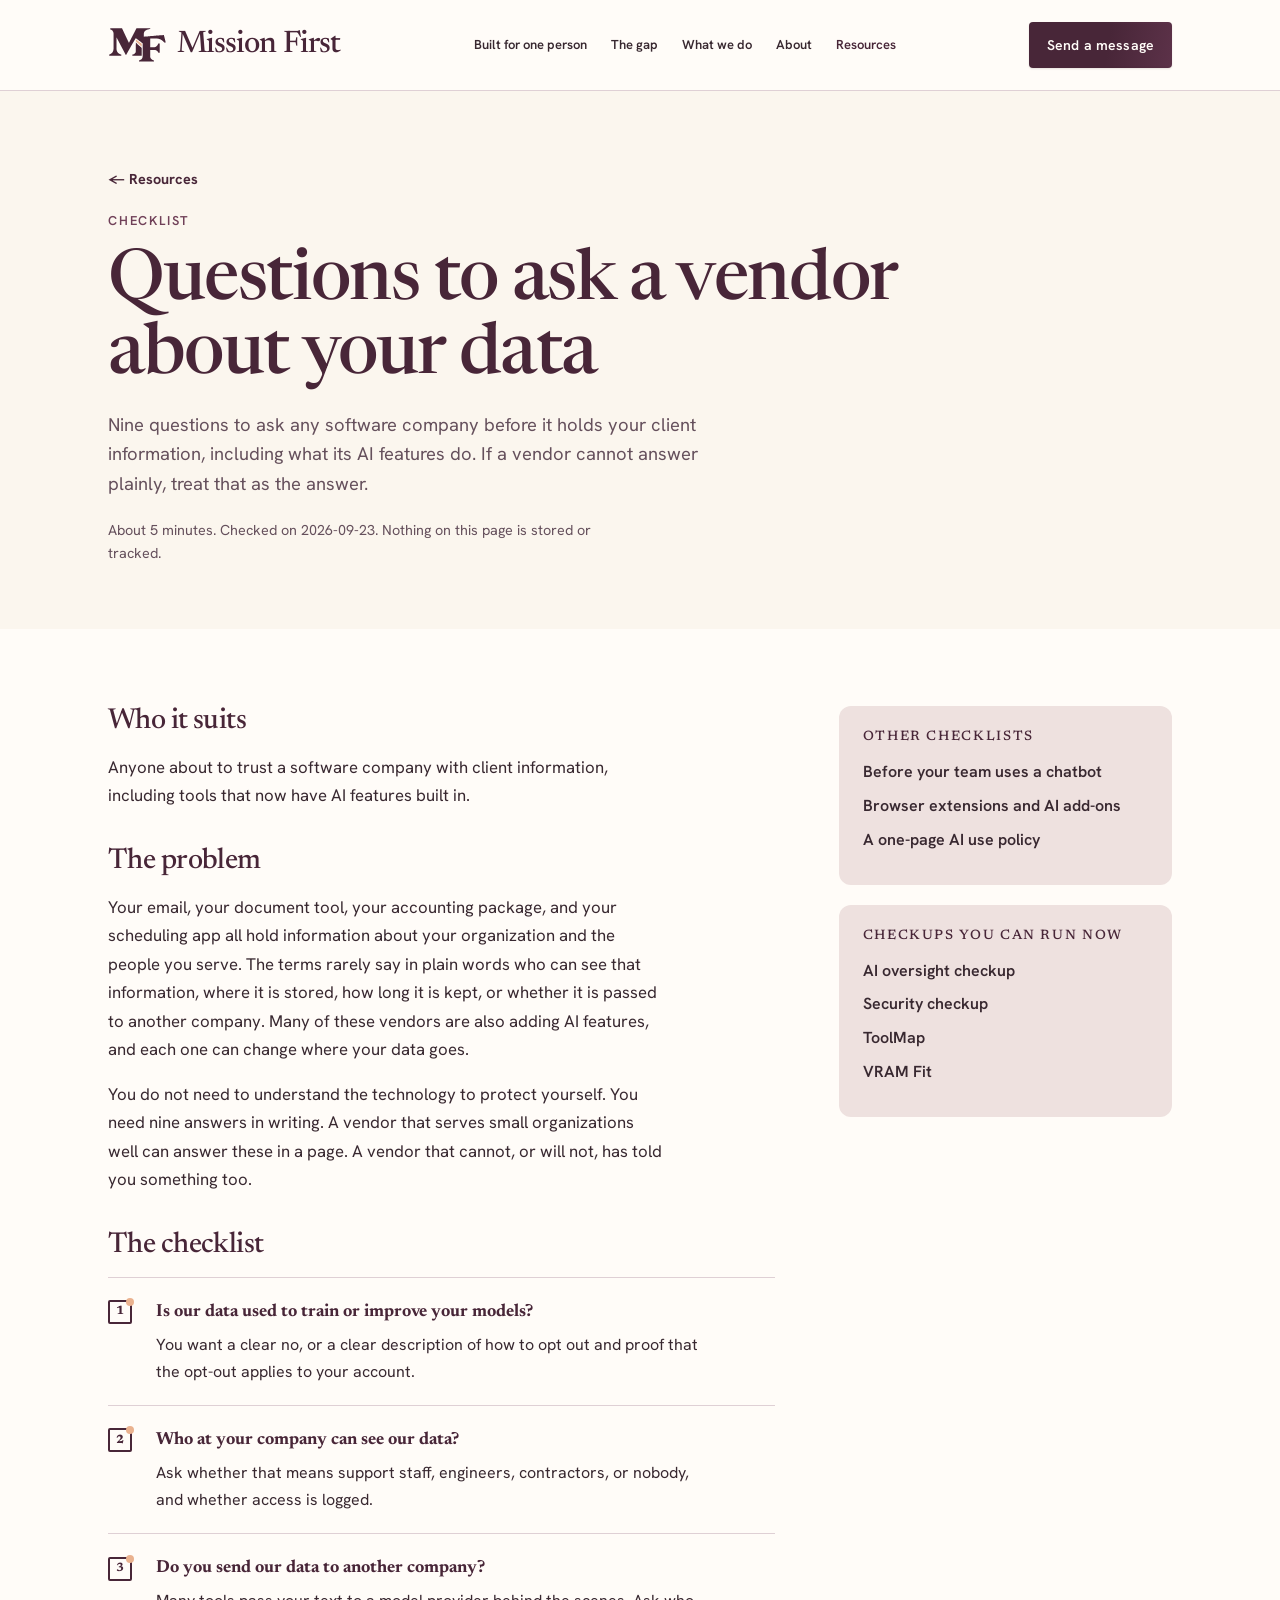
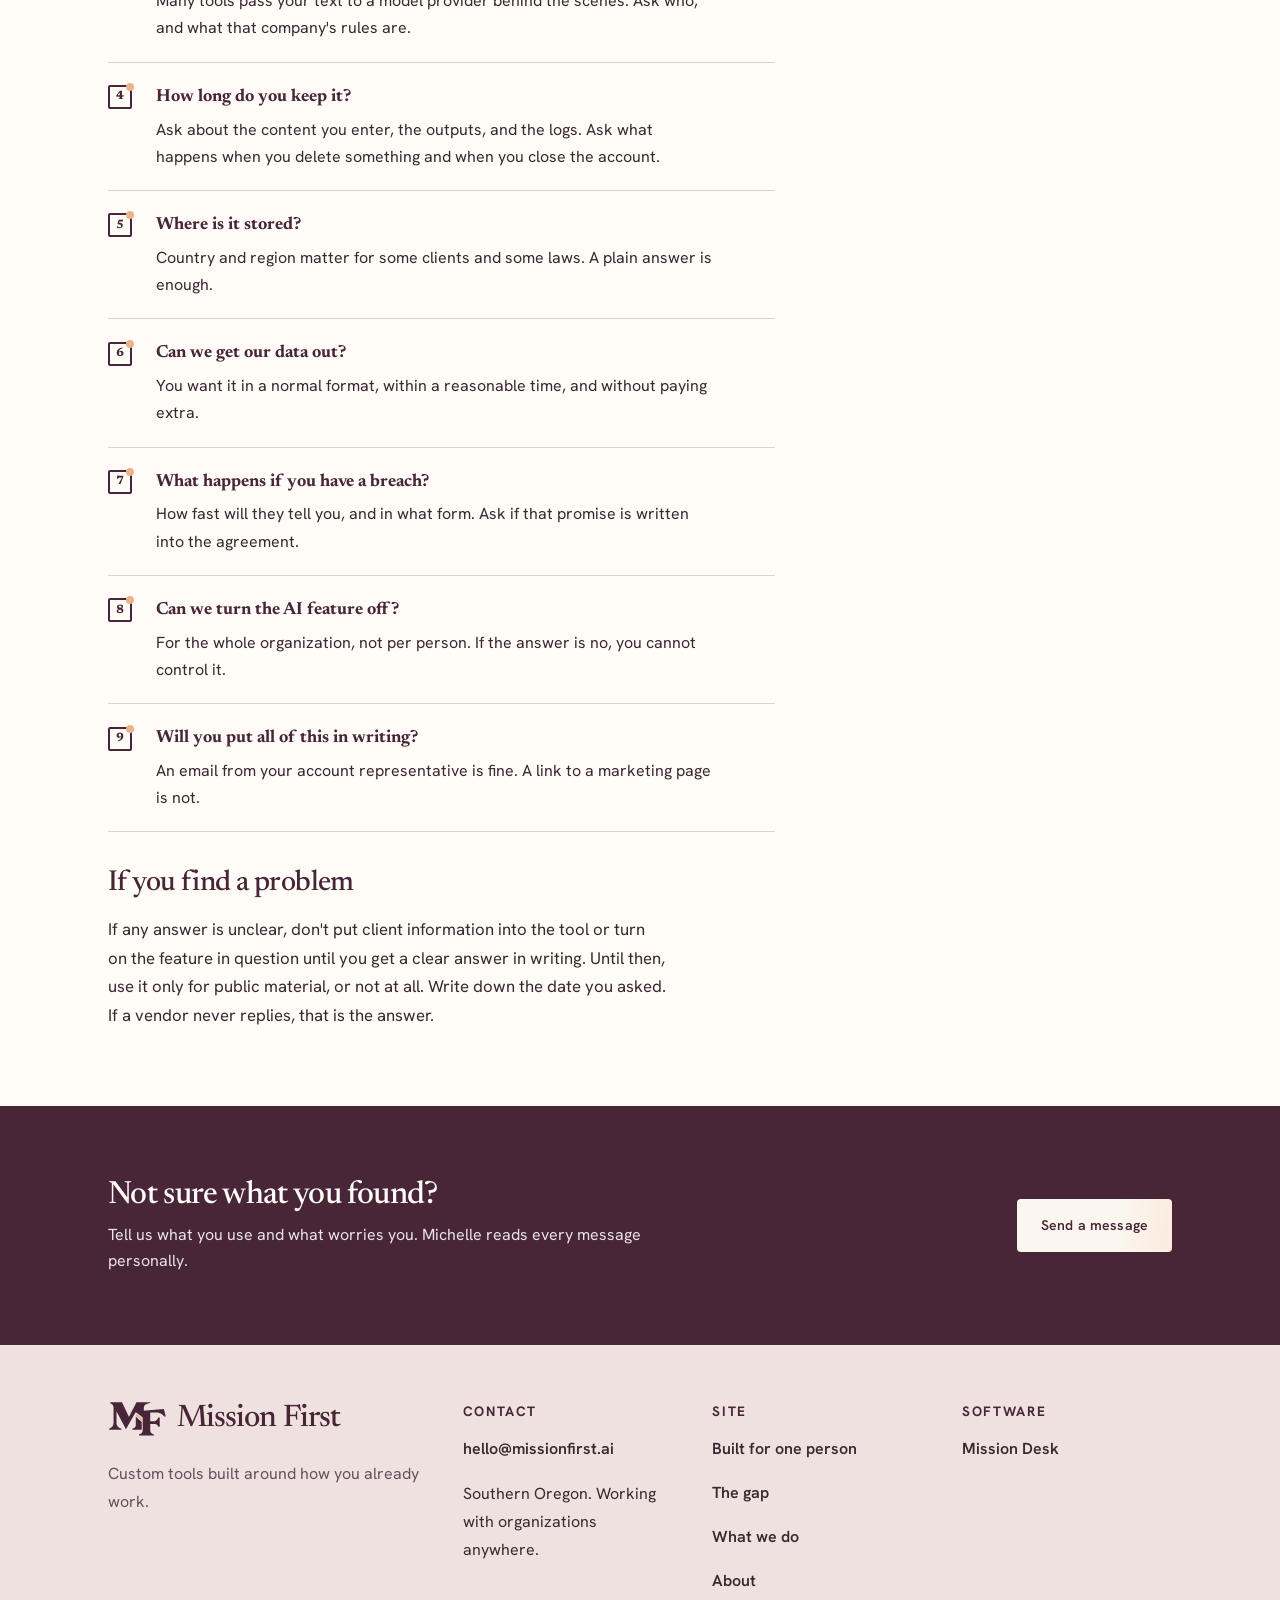
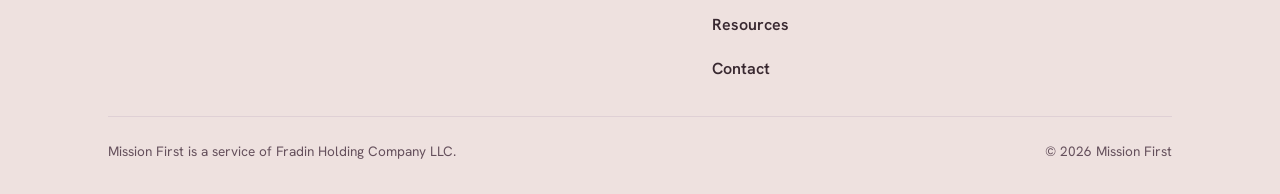
<file: resources/questions-to-ask-a-vendor-about-your-data/index.html>
<!DOCTYPE html>
<html lang="en">
<head>
  <meta charset="UTF-8">
  <meta name="viewport" content="width=device-width, initial-scale=1.0">
  <title>Questions to ask a vendor about your data. missionfirst.ai</title>
  <meta name="description" content="Nine questions to ask any software company before it holds your client information, including what its AI features do. If a vendor cannot answer plainly, treat that as the answer.">
  <meta property="og:title" content="Questions to ask a vendor about your data. missionfirst.ai">
  <meta property="og:description" content="Nine questions to ask any software company before it holds your client information, including what its AI features do. If a vendor cannot answer plainly, treat that as the answer.">
  <meta property="og:url" content="https://missionfirst.ai/resources/questions-to-ask-a-vendor-about-your-data/">
  <meta property="og:type" content="article">
  <link rel="canonical" href="https://missionfirst.ai/resources/questions-to-ask-a-vendor-about-your-data/">
  <meta property="og:image" content="https://missionfirst.ai/assets/og-image.jpg">
  <meta property="og:image:width" content="1200">
  <meta property="og:image:height" content="630">
  <meta property="og:image:alt" content="Mission First. Good technology starts with understanding the complexity of your work. Michelle Fradin testifying before the Oregon Legislature.">
  <meta name="twitter:card" content="summary_large_image">
  <link rel="icon" href="/favicon.svg" type="image/svg+xml">
  <link rel="icon" href="/favicon-32.png" type="image/png" sizes="32x32">
  <link rel="apple-touch-icon" href="/apple-touch-icon.png">
  <link rel="stylesheet" href="/site.css?v=20261110a">
</head>
<body>

  <header>
    <div class="container header-row">
      <a href="/" class="wordmark" aria-label="Mission First home"><span class="lockup"><svg class="mf-mark" viewBox="0 0 615 372" aria-hidden="true" focusable="false">
<path fill="currentColor" fill-rule="evenodd" d="M290.2,163.0 L290.0,163.5 L291.0,164.5 L291.0,170.5 L290.0,171.2 L290.0,173.5 L291.0,174.2 L291.0,181.5 L290.0,182.2 L290.0,258.5 L289.0,259.2 L289.0,262.5 L288.0,263.2 L288.0,265.5 L287.0,266.2 L287.0,267.5 L286.0,268.2 L286.0,269.5 L284.0,271.2 L284.0,272.5 L276.5,280.0 L275.2,280.0 L273.5,282.0 L272.2,282.0 L271.5,283.0 L270.2,283.0 L269.5,284.0 L268.2,284.0 L267.5,285.0 L265.2,285.0 L264.5,286.0 L262.2,286.0 L261.5,287.0 L259.2,287.0 L258.5,288.0 L255.2,288.0 L254.0,289.2 L254.0,299.5 L254.2,299.8 L351.5,299.8 L351.8,299.5 L351.8,219.2 L342.5,210.0 L341.2,210.0 L330.5,199.0 L329.2,199.0 L314.5,184.0 L313.2,184.0 L299.5,170.0 L298.2,170.0 L291.5,163.0 Z M583.8,85.2 L582.5,84.0 L572.2,84.0 L571.5,85.0 L560.2,85.0 L559.5,86.0 L547.2,86.0 L546.5,87.0 L535.2,87.0 L534.5,88.0 L523.2,88.0 L522.5,89.0 L511.2,89.0 L510.5,90.0 L500.2,90.0 L499.5,91.0 L488.2,91.0 L487.5,92.0 L476.2,92.0 L475.5,93.0 L466.2,93.0 L465.5,94.0 L453.2,94.0 L452.5,95.0 L441.2,95.0 L440.5,96.0 L429.2,96.0 L428.5,97.0 L417.2,97.0 L416.5,98.0 L405.2,98.0 L404.5,99.0 L392.2,99.0 L391.5,100.0 L379.2,100.0 L378.5,101.0 L374.2,101.0 L373.8,100.5 L373.8,67.2 L374.8,66.5 L374.8,61.2 L375.8,60.5 L375.8,58.2 L376.8,57.5 L376.8,55.2 L377.8,54.5 L377.8,53.2 L378.8,52.5 L378.8,51.2 L379.8,50.5 L379.8,49.2 L382.8,46.5 L382.8,45.2 L389.2,38.8 L390.5,38.8 L392.2,36.8 L393.5,36.8 L396.2,33.8 L397.5,33.8 L398.2,32.8 L399.5,32.8 L400.2,31.8 L401.5,31.8 L402.2,30.8 L403.5,30.8 L404.2,29.8 L406.5,29.8 L407.2,28.8 L408.5,28.8 L409.2,27.8 L411.5,27.8 L412.2,26.8 L413.5,26.8 L414.2,25.8 L417.5,25.8 L418.2,24.8 L421.5,24.8 L422.2,23.8 L425.5,23.8 L426.2,22.8 L430.5,22.8 L431.2,21.8 L438.5,21.8 L439.2,20.8 L440.5,20.8 L440.8,20.5 L440.8,14.2 L439.8,13.5 L439.8,12.2 L439.5,12.0 L298.2,12.0 L297.0,13.2 L297.0,14.5 L295.0,16.2 L295.0,17.5 L294.0,18.2 L294.0,19.5 L293.0,20.2 L293.0,21.5 L292.0,22.2 L292.0,23.5 L291.0,24.2 L291.0,25.5 L290.0,26.2 L290.0,27.5 L289.0,28.2 L289.0,29.5 L288.0,30.2 L288.0,31.5 L287.0,32.2 L287.0,33.5 L286.0,34.2 L286.0,35.5 L285.0,36.2 L285.0,37.5 L284.0,38.2 L284.0,39.5 L283.0,40.2 L283.0,41.5 L282.0,42.2 L282.0,43.5 L281.0,44.2 L281.0,45.5 L280.0,46.2 L280.0,47.5 L279.0,48.2 L279.0,49.5 L278.0,50.2 L278.0,51.5 L277.0,52.2 L277.0,53.5 L276.0,54.2 L276.0,55.5 L275.0,56.2 L275.0,57.5 L274.0,58.2 L274.0,59.5 L272.0,61.2 L272.0,62.5 L271.0,63.2 L271.0,64.5 L270.0,65.2 L270.0,66.5 L269.0,67.2 L269.0,68.5 L268.0,69.2 L268.0,70.5 L267.0,71.2 L267.0,72.5 L266.0,73.2 L266.0,74.5 L265.0,75.2 L265.0,76.5 L264.0,77.2 L264.0,78.5 L262.0,80.2 L262.0,81.5 L261.0,82.2 L261.0,83.5 L260.0,84.2 L260.0,85.5 L259.0,86.2 L259.0,87.5 L258.0,88.2 L258.0,89.5 L257.0,90.2 L257.0,91.5 L256.0,92.2 L256.0,93.5 L255.0,94.2 L255.0,95.5 L254.0,96.2 L254.0,97.5 L253.0,98.2 L253.0,99.5 L252.0,100.2 L252.0,101.5 L251.0,102.2 L251.0,103.5 L250.0,104.2 L250.0,105.5 L249.0,106.2 L249.0,107.5 L247.0,109.2 L247.0,110.5 L246.0,111.2 L246.0,112.5 L245.0,113.2 L245.0,114.5 L244.0,115.2 L244.0,116.5 L243.0,117.2 L243.0,118.5 L242.0,119.2 L242.0,120.5 L241.0,121.2 L241.0,122.5 L240.0,123.2 L240.0,124.5 L239.0,125.2 L239.0,126.5 L238.0,127.2 L238.0,128.5 L237.0,129.2 L237.0,130.5 L236.0,131.2 L236.0,132.5 L235.0,133.2 L235.0,134.5 L234.0,135.2 L234.0,136.5 L233.0,137.2 L233.0,138.5 L231.0,140.2 L231.0,141.5 L230.0,142.2 L230.0,143.5 L229.0,144.2 L229.0,145.5 L228.0,146.2 L228.0,147.5 L227.0,148.2 L227.0,149.5 L226.0,150.2 L226.0,151.5 L225.0,152.2 L225.0,153.5 L224.0,154.2 L224.0,155.5 L223.0,156.2 L223.0,157.5 L222.0,158.2 L222.0,159.5 L221.0,160.2 L221.0,161.5 L220.0,162.2 L220.0,163.5 L218.2,165.0 L217.8,164.5 L217.8,163.2 L216.8,162.5 L216.8,161.2 L215.8,160.5 L215.8,159.2 L214.8,158.5 L214.8,157.2 L213.8,156.5 L213.8,155.2 L212.8,154.5 L212.8,153.2 L211.8,152.5 L211.8,151.2 L210.8,150.5 L210.8,149.2 L209.8,148.5 L209.8,147.2 L208.8,146.5 L208.8,145.2 L207.8,144.5 L207.8,143.2 L206.8,142.5 L206.8,141.2 L205.8,140.5 L205.8,139.2 L204.8,138.5 L204.8,137.2 L203.8,136.5 L203.8,134.2 L202.8,133.5 L202.8,132.2 L201.8,131.5 L201.8,130.2 L200.8,129.5 L200.8,128.2 L199.8,127.5 L199.8,126.2 L198.8,125.5 L198.8,124.2 L197.8,123.5 L197.8,122.2 L196.8,121.5 L196.8,120.2 L195.8,119.5 L195.8,118.2 L194.8,117.5 L194.8,115.2 L193.8,114.5 L193.8,113.2 L192.8,112.5 L192.8,111.2 L191.8,110.5 L191.8,109.2 L190.8,108.5 L190.8,107.2 L189.8,106.5 L189.8,105.2 L188.8,104.5 L188.8,103.2 L187.8,102.5 L187.8,101.2 L186.8,100.5 L186.8,98.2 L185.8,97.5 L185.8,96.2 L184.8,95.5 L184.8,94.2 L183.8,93.5 L183.8,92.2 L182.8,91.5 L182.8,90.2 L181.8,89.5 L181.8,88.2 L180.8,87.5 L180.8,86.2 L179.8,85.5 L179.8,84.2 L178.8,83.5 L178.8,81.2 L177.8,80.5 L177.8,79.2 L176.8,78.5 L176.8,77.2 L175.8,76.5 L175.8,75.2 L174.8,74.5 L174.8,73.2 L173.8,72.5 L173.8,71.2 L172.8,70.5 L172.8,69.2 L171.8,68.5 L171.8,67.2 L170.8,66.5 L170.8,64.2 L169.8,63.5 L169.8,62.2 L168.8,61.5 L168.8,60.2 L167.8,59.5 L167.8,58.2 L166.8,57.5 L166.8,56.2 L165.8,55.5 L165.8,54.2 L164.8,53.5 L164.8,52.2 L163.8,51.5 L163.8,50.2 L162.8,49.5 L162.8,48.2 L161.8,47.5 L161.8,45.2 L160.8,44.5 L160.8,43.2 L159.8,42.5 L159.8,41.2 L158.8,40.5 L158.8,39.2 L157.8,38.5 L157.8,37.2 L156.8,36.5 L156.8,35.2 L155.8,34.5 L155.8,33.2 L154.8,32.5 L154.8,31.2 L153.8,30.5 L153.8,29.2 L152.8,28.5 L152.8,26.2 L151.8,25.5 L151.8,24.2 L150.8,23.5 L150.8,22.2 L149.8,21.5 L149.8,20.2 L148.8,19.5 L148.8,18.2 L147.8,17.5 L147.8,15.2 L146.5,14.0 L24.2,14.0 L24.0,14.2 L24.0,18.5 L23.0,19.2 L23.0,24.5 L24.5,24.8 L25.2,25.8 L27.5,25.8 L28.2,26.8 L29.5,26.8 L30.2,27.8 L31.5,27.8 L32.2,28.8 L33.5,28.8 L34.2,29.8 L35.5,29.8 L37.2,31.8 L38.5,31.8 L41.2,34.8 L42.5,34.8 L48.0,40.2 L48.0,41.5 L50.0,43.2 L50.0,44.5 L52.0,46.2 L52.0,47.5 L53.0,48.2 L53.0,49.5 L54.0,50.2 L54.0,51.5 L55.0,52.2 L55.0,54.5 L56.0,55.2 L56.0,58.5 L57.0,59.2 L57.0,65.5 L58.0,66.2 L58.0,228.5 L57.0,229.2 L57.0,238.5 L56.0,239.2 L56.0,243.5 L55.0,244.2 L55.0,246.5 L54.0,247.2 L54.0,249.5 L53.0,250.2 L53.0,252.5 L52.0,253.2 L52.0,254.5 L51.0,255.2 L51.0,257.5 L50.0,258.2 L50.0,259.5 L48.0,261.2 L48.0,262.5 L45.0,265.2 L45.0,266.5 L36.5,275.0 L35.2,275.0 L32.5,278.0 L31.2,278.0 L29.5,280.0 L28.2,280.0 L26.5,282.0 L25.2,282.0 L24.5,283.0 L23.2,283.0 L22.5,284.0 L21.2,284.0 L20.5,285.0 L19.2,285.0 L18.5,286.0 L17.2,286.0 L16.5,287.0 L14.2,287.0 L13.5,288.0 L12.0,288.2 L12.0,294.5 L13.0,295.2 L13.0,299.5 L13.2,299.8 L137.5,299.8 L138.8,298.5 L138.8,289.2 L137.5,288.0 L136.2,288.0 L135.5,287.0 L133.2,287.0 L132.5,286.0 L131.2,286.0 L130.5,285.0 L128.2,285.0 L127.5,284.0 L126.2,284.0 L125.5,283.0 L124.2,283.0 L123.5,282.0 L122.2,282.0 L121.5,281.0 L120.2,281.0 L119.5,280.0 L118.2,280.0 L117.5,279.0 L116.2,279.0 L114.5,277.0 L113.2,277.0 L110.5,274.0 L109.2,274.0 L99.8,264.5 L99.8,263.2 L97.8,261.5 L97.8,260.2 L96.8,259.5 L96.8,258.2 L95.8,257.5 L95.8,256.2 L94.8,255.5 L94.8,254.2 L93.8,253.5 L93.8,252.2 L92.8,251.5 L92.8,249.2 L91.8,248.5 L91.8,246.2 L90.8,245.5 L90.8,241.2 L89.8,240.5 L89.8,234.2 L88.8,233.5 L88.8,110.2 L89.2,109.8 L91.0,111.2 L91.0,112.5 L92.0,113.2 L92.0,114.5 L93.0,115.2 L93.0,116.5 L94.0,117.2 L94.0,118.5 L95.0,119.2 L95.0,120.5 L96.0,121.2 L96.0,122.5 L97.0,123.2 L97.0,124.5 L98.0,125.2 L98.0,126.5 L99.0,127.2 L99.0,128.5 L100.0,129.2 L100.0,130.5 L101.0,131.2 L101.0,132.5 L103.0,134.2 L103.0,135.5 L104.0,136.2 L104.0,137.5 L105.0,138.2 L105.0,139.5 L106.0,140.2 L106.0,141.5 L107.0,142.2 L107.0,143.5 L108.0,144.2 L108.0,145.5 L109.0,146.2 L109.0,147.5 L110.0,148.2 L110.0,149.5 L112.0,151.2 L112.0,152.5 L113.0,153.2 L113.0,154.5 L114.0,155.2 L114.0,156.5 L115.0,157.2 L115.0,158.5 L116.0,159.2 L116.0,160.5 L117.0,161.2 L117.0,162.5 L118.0,163.2 L118.0,164.5 L119.0,165.2 L119.0,166.5 L121.0,168.2 L121.0,169.5 L122.0,170.2 L122.0,171.5 L123.0,172.2 L123.0,173.5 L124.0,174.2 L124.0,175.5 L125.0,176.2 L125.0,177.5 L126.0,178.2 L126.0,179.5 L127.0,180.2 L127.0,181.5 L128.0,182.2 L128.0,183.5 L129.0,184.2 L129.0,185.5 L130.0,186.2 L130.0,187.5 L132.0,189.2 L132.0,190.5 L133.0,191.2 L133.0,192.5 L134.0,193.2 L134.0,194.5 L135.0,195.2 L135.0,196.5 L136.0,197.2 L136.0,198.5 L137.0,199.2 L137.0,200.5 L138.0,201.2 L138.0,202.5 L139.0,203.2 L139.0,204.5 L141.0,206.2 L141.0,207.5 L142.0,208.2 L142.0,209.5 L143.0,210.2 L143.0,211.5 L144.0,212.2 L144.0,213.5 L145.0,214.2 L145.0,215.5 L146.0,216.2 L146.0,217.5 L147.0,218.2 L147.0,219.5 L148.0,220.2 L148.0,221.5 L150.0,223.2 L150.0,224.5 L151.0,225.2 L151.0,226.5 L152.0,227.2 L152.0,228.5 L153.0,229.2 L153.0,230.5 L154.0,231.2 L154.0,232.5 L155.0,233.2 L155.0,234.5 L156.0,235.2 L156.0,236.5 L157.0,237.2 L157.0,238.5 L159.0,240.2 L159.0,241.5 L160.0,242.2 L160.0,243.5 L161.0,244.2 L161.0,245.5 L162.0,246.2 L162.0,247.5 L163.0,248.2 L163.0,249.5 L164.0,250.2 L164.0,251.5 L165.0,252.2 L165.0,253.5 L166.0,254.2 L166.0,255.5 L167.0,256.2 L167.0,257.5 L168.0,258.2 L168.0,259.5 L170.0,261.2 L170.0,262.5 L171.0,263.2 L171.0,264.5 L172.0,265.2 L172.0,266.5 L173.0,267.2 L173.0,268.5 L174.0,269.2 L174.0,270.5 L175.0,271.2 L175.0,272.5 L176.0,273.2 L176.0,274.5 L177.0,275.2 L177.0,276.5 L178.0,277.2 L178.0,278.5 L179.0,279.2 L179.0,280.5 L180.0,281.2 L180.0,282.5 L182.0,284.2 L182.0,285.5 L183.0,286.2 L183.0,287.5 L184.0,288.2 L184.0,289.5 L185.0,290.2 L185.0,291.5 L186.0,292.2 L186.0,293.5 L187.2,294.8 L187.8,294.5 L187.8,293.2 L189.8,291.5 L189.8,290.2 L190.8,289.5 L190.8,288.2 L191.8,287.5 L191.8,286.2 L192.8,285.5 L192.8,284.2 L194.8,282.5 L194.8,281.2 L195.8,280.5 L195.8,279.2 L196.8,278.5 L196.8,277.2 L198.8,275.5 L198.8,274.2 L199.8,273.5 L199.8,272.2 L200.8,271.5 L200.8,270.2 L201.8,269.5 L201.8,268.2 L203.8,266.5 L203.8,265.2 L204.8,264.5 L204.8,263.2 L205.8,262.5 L205.8,261.2 L207.8,259.5 L207.8,258.2 L208.8,257.5 L208.8,256.2 L209.8,255.5 L209.8,254.2 L210.8,253.5 L210.8,252.2 L211.8,251.5 L211.8,250.2 L213.8,248.5 L213.8,247.2 L214.8,246.5 L214.8,245.2 L216.8,243.5 L216.8,242.2 L217.8,241.5 L217.8,240.2 L218.8,239.5 L218.8,238.2 L219.8,237.5 L219.8,236.2 L221.8,234.5 L221.8,233.2 L222.8,232.5 L222.8,231.2 L223.8,230.5 L223.8,229.2 L225.8,227.5 L225.8,226.2 L226.8,225.5 L226.8,224.2 L227.8,223.5 L227.8,222.2 L228.8,221.5 L228.8,220.2 L230.8,218.5 L230.8,217.2 L231.8,216.5 L231.8,215.2 L232.8,214.5 L232.8,213.2 L234.8,211.5 L234.8,210.2 L235.8,209.5 L235.8,208.2 L236.8,207.5 L236.8,206.2 L238.8,204.5 L238.8,203.2 L239.8,202.5 L239.8,201.2 L240.8,200.5 L240.8,199.2 L242.8,197.5 L242.8,196.2 L243.8,195.5 L243.8,194.2 L244.8,193.5 L244.8,192.2 L245.8,191.5 L245.8,190.2 L247.8,188.5 L247.8,187.2 L249.8,185.5 L249.8,184.2 L250.8,183.5 L250.8,182.2 L251.8,181.5 L251.8,180.2 L253.8,178.5 L253.8,177.2 L254.8,176.5 L254.8,175.2 L256.8,173.5 L256.8,172.2 L257.8,171.5 L257.8,170.2 L258.8,169.5 L258.8,168.2 L259.8,167.5 L259.8,166.2 L261.8,164.5 L261.8,163.2 L262.8,162.5 L262.8,161.2 L264.8,159.5 L264.8,158.2 L265.8,157.5 L265.8,156.2 L267.8,154.5 L267.8,153.2 L268.8,152.5 L268.8,151.2 L270.8,149.5 L270.8,148.2 L271.8,147.5 L271.8,146.2 L272.8,145.5 L272.8,144.2 L273.8,143.5 L273.8,142.2 L275.8,140.5 L275.8,139.2 L276.8,138.5 L276.8,137.2 L278.8,135.5 L278.8,134.2 L279.8,133.5 L279.8,132.2 L281.8,130.5 L281.8,129.2 L282.8,128.5 L282.8,127.2 L284.8,125.5 L284.8,124.2 L285.8,123.5 L285.8,122.2 L287.8,120.5 L287.8,119.2 L288.8,118.5 L288.8,117.2 L289.2,116.8 L290.5,116.8 L294.2,120.8 L295.5,120.8 L298.2,123.8 L299.5,123.8 L301.2,125.8 L302.5,125.8 L304.2,127.8 L305.5,127.8 L308.2,130.8 L309.5,130.8 L312.2,133.8 L313.5,133.8 L316.2,136.8 L317.5,136.8 L320.2,139.8 L321.5,139.8 L324.2,142.8 L325.5,142.8 L328.2,145.8 L329.5,145.8 L332.2,148.8 L333.5,148.8 L336.2,151.8 L337.5,151.8 L340.2,154.8 L341.5,154.8 L344.2,157.8 L345.5,157.8 L348.2,160.8 L349.5,160.8 L352.2,163.8 L353.5,163.8 L356.2,166.8 L357.5,166.8 L360.2,169.8 L361.5,169.8 L362.0,170.2 L362.0,307.5 L361.0,308.2 L361.0,315.5 L360.0,316.2 L360.0,319.5 L359.0,320.2 L359.0,321.5 L358.0,322.2 L358.0,324.5 L356.0,326.2 L356.0,327.5 L354.0,329.2 L354.0,330.5 L346.5,338.0 L345.2,338.0 L343.5,340.0 L342.2,340.0 L340.5,342.0 L339.2,342.0 L337.5,344.0 L336.2,344.0 L335.5,345.0 L334.2,345.0 L333.5,346.0 L331.2,346.0 L330.5,347.0 L329.2,347.0 L328.5,348.0 L326.2,348.0 L325.5,349.0 L323.0,349.2 L323.0,359.5 L323.2,359.8 L479.5,359.8 L479.8,359.5 L479.8,349.2 L477.2,349.0 L476.5,348.0 L474.2,348.0 L473.5,347.0 L471.2,347.0 L470.5,346.0 L469.2,346.0 L468.5,345.0 L467.2,345.0 L466.5,344.0 L465.2,344.0 L464.5,343.0 L463.2,343.0 L461.5,341.0 L460.2,341.0 L458.5,339.0 L457.2,339.0 L453.5,335.0 L452.2,335.0 L450.8,333.5 L450.8,332.2 L446.8,328.5 L446.8,327.2 L444.8,325.5 L444.8,324.2 L443.8,323.5 L443.8,321.2 L442.8,320.5 L442.8,318.2 L441.8,317.5 L441.8,314.2 L440.8,313.5 L440.8,305.2 L439.8,304.5 L439.8,302.2 L440.8,301.5 L440.8,240.2 L442.2,238.8 L488.5,238.8 L489.2,239.8 L493.5,239.8 L494.2,240.8 L496.5,240.8 L497.2,241.8 L499.5,241.8 L500.2,242.8 L501.5,242.8 L502.2,243.8 L503.5,243.8 L504.2,244.8 L505.5,244.8 L507.2,246.8 L508.5,246.8 L510.2,248.8 L511.5,248.8 L518.0,255.2 L518.0,256.5 L521.0,259.2 L521.0,260.5 L523.0,262.2 L523.0,263.5 L524.0,264.2 L524.0,265.5 L525.0,266.2 L525.0,267.5 L526.0,268.2 L526.2,269.8 L539.5,269.8 L539.8,269.5 L539.8,172.2 L538.2,172.0 L537.5,171.0 L525.2,171.0 L524.0,172.2 L524.0,174.5 L523.0,175.2 L523.0,177.5 L522.0,178.2 L522.0,179.5 L521.0,180.2 L521.0,181.5 L520.0,182.2 L520.0,183.5 L519.0,184.2 L519.0,185.5 L518.0,186.2 L518.0,187.5 L516.0,189.2 L516.0,190.5 L514.0,192.2 L514.0,193.5 L503.5,204.0 L502.2,204.0 L500.5,206.0 L499.2,206.0 L498.5,207.0 L497.2,207.0 L496.5,208.0 L495.2,208.0 L494.5,209.0 L492.2,209.0 L491.5,210.0 L489.2,210.0 L488.5,211.0 L484.2,211.0 L483.5,212.0 L442.2,212.0 L440.8,210.5 L440.8,122.2 L442.2,120.8 L492.5,120.8 L493.2,119.8 L499.5,119.8 L500.2,120.8 L517.5,120.8 L518.2,121.8 L524.5,121.8 L525.2,122.8 L528.5,122.8 L529.2,123.8 L531.5,123.8 L532.2,124.8 L535.5,124.8 L536.2,125.8 L538.5,125.8 L539.2,126.8 L541.5,126.8 L542.2,127.8 L543.5,127.8 L544.2,128.8 L546.5,128.8 L547.2,129.8 L548.5,129.8 L549.2,130.8 L550.5,130.8 L551.2,131.8 L552.5,131.8 L553.2,132.8 L554.5,132.8 L556.2,134.8 L557.5,134.8 L558.2,135.8 L559.5,135.8 L561.2,137.8 L562.5,137.8 L564.2,139.8 L565.5,139.8 L568.2,142.8 L569.5,142.8 L585.0,158.2 L585.0,159.5 L589.2,163.8 L590.2,162.8 L597.5,162.8 L598.2,161.8 L602.5,161.8 L602.8,160.2 L601.8,159.5 L601.8,156.2 L600.8,155.5 L600.8,152.2 L599.8,151.5 L599.8,148.2 L598.8,147.5 L598.8,144.2 L597.8,143.5 L597.8,140.2 L596.8,139.5 L596.8,136.2 L595.8,135.5 L595.8,132.2 L594.8,131.5 L594.8,128.2 L593.8,127.5 L593.8,124.2 L592.8,123.5 L592.8,120.2 L591.8,119.5 L591.8,116.2 L590.8,115.5 L590.8,112.2 L589.8,111.5 L589.8,108.2 L588.8,107.5 L588.8,104.2 L587.8,103.5 L587.8,100.2 L586.8,99.5 L586.8,96.2 L585.8,95.5 L585.8,93.2 L584.8,92.5 L584.8,89.2 L583.8,88.5 Z"/>
<path fill="var(--mf-logo-accent, transparent)" fill-rule="evenodd" d="M291.2,131.0 L291.0,131.2 L291.0,149.5 L294.2,152.8 L295.5,152.8 L310.2,167.8 L311.5,167.8 L324.2,180.8 L325.5,180.8 L338.2,193.8 L339.5,193.8 L348.2,202.8 L349.5,202.8 L351.5,204.8 L351.8,204.5 L351.8,191.2 L352.8,190.5 L351.8,189.5 L351.8,174.2 L350.5,173.0 L349.2,173.0 L347.5,171.0 L346.2,171.0 L343.5,168.0 L342.2,168.0 L340.5,166.0 L339.2,166.0 L337.5,164.0 L336.2,164.0 L333.5,161.0 L332.2,161.0 L330.5,159.0 L329.2,159.0 L326.5,156.0 L325.2,156.0 L322.5,153.0 L321.2,153.0 L318.5,150.0 L317.2,150.0 L314.5,147.0 L313.2,147.0 L311.5,145.0 L310.2,145.0 L307.5,142.0 L306.2,142.0 L303.5,139.0 L302.2,139.0 L299.5,136.0 L298.2,136.0 L295.5,133.0 L294.2,133.0 L292.5,131.0 Z"/>
</svg><span class="wordmark-text">Mission First</span></span></a>
      <button class="menu-toggle" type="button" aria-expanded="false" aria-controls="page-nav">Menu</button>
      <nav class="nav" id="page-nav" aria-label="Site">
        <a href="/#built">Built for one person</a>
        <a href="/#problem">The gap</a>
        <a href="/#work">What we do</a>
        <a href="/#about">About</a>
        <a href="/resources/" aria-current="true">Resources</a>
      </nav>
      <a href="/#contact" class="btn btn-sm">Send a message</a>
    </div>
  </header>

  <main id="top">
    <section class="page-hero">
      <div class="container">
        <p class="crumb"><a href="/resources/">Resources</a></p>
        <span class="eyebrow">Checklist</span>
        <h1>Questions to ask a vendor about your data</h1>
        <p class="lead soft">Nine questions to ask any software company before it holds your client information, including what its AI features do. If a vendor cannot answer plainly, treat that as the answer.</p>
        <p class="meta">About 5 minutes. Checked on 2026-09-23. Nothing on this page is stored or tracked.</p>
      </div>
    </section>

    <section class="article">
      <div class="container article-grid">
        <div class="article-body">
          <h2>Who it suits</h2>
          <p>Anyone about to trust a software company with client information, including tools that now have AI features built in.</p>
          <h2>The problem</h2>
          <p>Your email, your document tool, your accounting package, and your scheduling app all hold information about your organization and the people you serve. The terms rarely say in plain words who can see that information, where it is stored, how long it is kept, or whether it is passed to another company. Many of these vendors are also adding AI features, and each one can change where your data goes.</p>
          <p>You do not need to understand the technology to protect yourself. You need nine answers in writing. A vendor that serves small organizations well can answer these in a page. A vendor that cannot, or will not, has told you something too.</p>
          <h2>The checklist</h2>
          <ol class="checklist">
            <li><span class="box" aria-hidden="true"></span><div><strong>Is our data used to train or improve your models?</strong><p>You want a clear no, or a clear description of how to opt out and proof that the opt-out applies to your account.</p></div></li>
            <li><span class="box" aria-hidden="true"></span><div><strong>Who at your company can see our data?</strong><p>Ask whether that means support staff, engineers, contractors, or nobody, and whether access is logged.</p></div></li>
            <li><span class="box" aria-hidden="true"></span><div><strong>Do you send our data to another company?</strong><p>Many tools pass your text to a model provider behind the scenes. Ask who, and what that company's rules are.</p></div></li>
            <li><span class="box" aria-hidden="true"></span><div><strong>How long do you keep it?</strong><p>Ask about the content you enter, the outputs, and the logs. Ask what happens when you delete something and when you close the account.</p></div></li>
            <li><span class="box" aria-hidden="true"></span><div><strong>Where is it stored?</strong><p>Country and region matter for some clients and some laws. A plain answer is enough.</p></div></li>
            <li><span class="box" aria-hidden="true"></span><div><strong>Can we get our data out?</strong><p>You want it in a normal format, within a reasonable time, and without paying extra.</p></div></li>
            <li><span class="box" aria-hidden="true"></span><div><strong>What happens if you have a breach?</strong><p>How fast will they tell you, and in what form. Ask if that promise is written into the agreement.</p></div></li>
            <li><span class="box" aria-hidden="true"></span><div><strong>Can we turn the AI feature off?</strong><p>For the whole organization, not per person. If the answer is no, you cannot control it.</p></div></li>
            <li><span class="box" aria-hidden="true"></span><div><strong>Will you put all of this in writing?</strong><p>An email from your account representative is fine. A link to a marketing page is not.</p></div></li>
          </ol>
          <h2>If you find a problem</h2>
          <p>If any answer is unclear, don't put client information into the tool or turn on the feature in question until you get a clear answer in writing. Until then, use it only for public material, or not at all. Write down the date you asked. If a vendor never replies, that is the answer.</p>
        </div>
        <aside class="article-side">
          <div class="side-card">
            <h3>Other checklists</h3>
            <p><a href="/resources/before-your-team-uses-a-chatbot/">Before your team uses a chatbot</a></p>
            <p><a href="/resources/browser-extensions-and-ai-add-ons/">Browser extensions and AI add-ons</a></p>
            <p><a href="/resources/one-page-ai-use-policy/">A one-page AI use policy</a></p>
          </div>
          <div class="side-card">
            <h3>Checkups you can run now</h3>
            <p><a href="/readiness/">AI oversight checkup</a></p>
            <p><a href="/security-checkup/">Security checkup</a></p>
            <p><a href="/toolmap/">ToolMap</a></p>
            <p><a href="/vramcalculator/">VRAM Fit</a></p>
          </div>
        </aside>
      </div>
    </section>

    <section class="cta-band on-green">
      <div class="container cta-row">
        <div>
          <h2>Not sure what you found?</h2>
          <p>Tell us what you use and what worries you. Michelle reads every message personally.</p>
        </div>
        <a href="/#contact" class="btn btn-gold">Send a message</a>
      </div>
    </section>
  </main>

  <footer>
    <div class="container">
      <div class="footer-grid">
        <div>
          <span class="wordmark"><span class="lockup"><svg class="mf-mark" viewBox="0 0 615 372" aria-hidden="true" focusable="false">
<path fill="currentColor" fill-rule="evenodd" d="M290.2,163.0 L290.0,163.5 L291.0,164.5 L291.0,170.5 L290.0,171.2 L290.0,173.5 L291.0,174.2 L291.0,181.5 L290.0,182.2 L290.0,258.5 L289.0,259.2 L289.0,262.5 L288.0,263.2 L288.0,265.5 L287.0,266.2 L287.0,267.5 L286.0,268.2 L286.0,269.5 L284.0,271.2 L284.0,272.5 L276.5,280.0 L275.2,280.0 L273.5,282.0 L272.2,282.0 L271.5,283.0 L270.2,283.0 L269.5,284.0 L268.2,284.0 L267.5,285.0 L265.2,285.0 L264.5,286.0 L262.2,286.0 L261.5,287.0 L259.2,287.0 L258.5,288.0 L255.2,288.0 L254.0,289.2 L254.0,299.5 L254.2,299.8 L351.5,299.8 L351.8,299.5 L351.8,219.2 L342.5,210.0 L341.2,210.0 L330.5,199.0 L329.2,199.0 L314.5,184.0 L313.2,184.0 L299.5,170.0 L298.2,170.0 L291.5,163.0 Z M583.8,85.2 L582.5,84.0 L572.2,84.0 L571.5,85.0 L560.2,85.0 L559.5,86.0 L547.2,86.0 L546.5,87.0 L535.2,87.0 L534.5,88.0 L523.2,88.0 L522.5,89.0 L511.2,89.0 L510.5,90.0 L500.2,90.0 L499.5,91.0 L488.2,91.0 L487.5,92.0 L476.2,92.0 L475.5,93.0 L466.2,93.0 L465.5,94.0 L453.2,94.0 L452.5,95.0 L441.2,95.0 L440.5,96.0 L429.2,96.0 L428.5,97.0 L417.2,97.0 L416.5,98.0 L405.2,98.0 L404.5,99.0 L392.2,99.0 L391.5,100.0 L379.2,100.0 L378.5,101.0 L374.2,101.0 L373.8,100.5 L373.8,67.2 L374.8,66.5 L374.8,61.2 L375.8,60.5 L375.8,58.2 L376.8,57.5 L376.8,55.2 L377.8,54.5 L377.8,53.2 L378.8,52.5 L378.8,51.2 L379.8,50.5 L379.8,49.2 L382.8,46.5 L382.8,45.2 L389.2,38.8 L390.5,38.8 L392.2,36.8 L393.5,36.8 L396.2,33.8 L397.5,33.8 L398.2,32.8 L399.5,32.8 L400.2,31.8 L401.5,31.8 L402.2,30.8 L403.5,30.8 L404.2,29.8 L406.5,29.8 L407.2,28.8 L408.5,28.8 L409.2,27.8 L411.5,27.8 L412.2,26.8 L413.5,26.8 L414.2,25.8 L417.5,25.8 L418.2,24.8 L421.5,24.8 L422.2,23.8 L425.5,23.8 L426.2,22.8 L430.5,22.8 L431.2,21.8 L438.5,21.8 L439.2,20.8 L440.5,20.8 L440.8,20.5 L440.8,14.2 L439.8,13.5 L439.8,12.2 L439.5,12.0 L298.2,12.0 L297.0,13.2 L297.0,14.5 L295.0,16.2 L295.0,17.5 L294.0,18.2 L294.0,19.5 L293.0,20.2 L293.0,21.5 L292.0,22.2 L292.0,23.5 L291.0,24.2 L291.0,25.5 L290.0,26.2 L290.0,27.5 L289.0,28.2 L289.0,29.5 L288.0,30.2 L288.0,31.5 L287.0,32.2 L287.0,33.5 L286.0,34.2 L286.0,35.5 L285.0,36.2 L285.0,37.5 L284.0,38.2 L284.0,39.5 L283.0,40.2 L283.0,41.5 L282.0,42.2 L282.0,43.5 L281.0,44.2 L281.0,45.5 L280.0,46.2 L280.0,47.5 L279.0,48.2 L279.0,49.5 L278.0,50.2 L278.0,51.5 L277.0,52.2 L277.0,53.5 L276.0,54.2 L276.0,55.5 L275.0,56.2 L275.0,57.5 L274.0,58.2 L274.0,59.5 L272.0,61.2 L272.0,62.5 L271.0,63.2 L271.0,64.5 L270.0,65.2 L270.0,66.5 L269.0,67.2 L269.0,68.5 L268.0,69.2 L268.0,70.5 L267.0,71.2 L267.0,72.5 L266.0,73.2 L266.0,74.5 L265.0,75.2 L265.0,76.5 L264.0,77.2 L264.0,78.5 L262.0,80.2 L262.0,81.5 L261.0,82.2 L261.0,83.5 L260.0,84.2 L260.0,85.5 L259.0,86.2 L259.0,87.5 L258.0,88.2 L258.0,89.5 L257.0,90.2 L257.0,91.5 L256.0,92.2 L256.0,93.5 L255.0,94.2 L255.0,95.5 L254.0,96.2 L254.0,97.5 L253.0,98.2 L253.0,99.5 L252.0,100.2 L252.0,101.5 L251.0,102.2 L251.0,103.5 L250.0,104.2 L250.0,105.5 L249.0,106.2 L249.0,107.5 L247.0,109.2 L247.0,110.5 L246.0,111.2 L246.0,112.5 L245.0,113.2 L245.0,114.5 L244.0,115.2 L244.0,116.5 L243.0,117.2 L243.0,118.5 L242.0,119.2 L242.0,120.5 L241.0,121.2 L241.0,122.5 L240.0,123.2 L240.0,124.5 L239.0,125.2 L239.0,126.5 L238.0,127.2 L238.0,128.5 L237.0,129.2 L237.0,130.5 L236.0,131.2 L236.0,132.5 L235.0,133.2 L235.0,134.5 L234.0,135.2 L234.0,136.5 L233.0,137.2 L233.0,138.5 L231.0,140.2 L231.0,141.5 L230.0,142.2 L230.0,143.5 L229.0,144.2 L229.0,145.5 L228.0,146.2 L228.0,147.5 L227.0,148.2 L227.0,149.5 L226.0,150.2 L226.0,151.5 L225.0,152.2 L225.0,153.5 L224.0,154.2 L224.0,155.5 L223.0,156.2 L223.0,157.5 L222.0,158.2 L222.0,159.5 L221.0,160.2 L221.0,161.5 L220.0,162.2 L220.0,163.5 L218.2,165.0 L217.8,164.5 L217.8,163.2 L216.8,162.5 L216.8,161.2 L215.8,160.5 L215.8,159.2 L214.8,158.5 L214.8,157.2 L213.8,156.5 L213.8,155.2 L212.8,154.5 L212.8,153.2 L211.8,152.5 L211.8,151.2 L210.8,150.5 L210.8,149.2 L209.8,148.5 L209.8,147.2 L208.8,146.5 L208.8,145.2 L207.8,144.5 L207.8,143.2 L206.8,142.5 L206.8,141.2 L205.8,140.5 L205.8,139.2 L204.8,138.5 L204.8,137.2 L203.8,136.5 L203.8,134.2 L202.8,133.5 L202.8,132.2 L201.8,131.5 L201.8,130.2 L200.8,129.5 L200.8,128.2 L199.8,127.5 L199.8,126.2 L198.8,125.5 L198.8,124.2 L197.8,123.5 L197.8,122.2 L196.8,121.5 L196.8,120.2 L195.8,119.5 L195.8,118.2 L194.8,117.5 L194.8,115.2 L193.8,114.5 L193.8,113.2 L192.8,112.5 L192.8,111.2 L191.8,110.5 L191.8,109.2 L190.8,108.5 L190.8,107.2 L189.8,106.5 L189.8,105.2 L188.8,104.5 L188.8,103.2 L187.8,102.5 L187.8,101.2 L186.8,100.5 L186.8,98.2 L185.8,97.5 L185.8,96.2 L184.8,95.5 L184.8,94.2 L183.8,93.5 L183.8,92.2 L182.8,91.5 L182.8,90.2 L181.8,89.5 L181.8,88.2 L180.8,87.5 L180.8,86.2 L179.8,85.5 L179.8,84.2 L178.8,83.5 L178.8,81.2 L177.8,80.5 L177.8,79.2 L176.8,78.5 L176.8,77.2 L175.8,76.5 L175.8,75.2 L174.8,74.5 L174.8,73.2 L173.8,72.5 L173.8,71.2 L172.8,70.5 L172.8,69.2 L171.8,68.5 L171.8,67.2 L170.8,66.5 L170.8,64.2 L169.8,63.5 L169.8,62.2 L168.8,61.5 L168.8,60.2 L167.8,59.5 L167.8,58.2 L166.8,57.5 L166.8,56.2 L165.8,55.5 L165.8,54.2 L164.8,53.5 L164.8,52.2 L163.8,51.5 L163.8,50.2 L162.8,49.5 L162.8,48.2 L161.8,47.5 L161.8,45.2 L160.8,44.5 L160.8,43.2 L159.8,42.5 L159.8,41.2 L158.8,40.5 L158.8,39.2 L157.8,38.5 L157.8,37.2 L156.8,36.5 L156.8,35.2 L155.8,34.5 L155.8,33.2 L154.8,32.5 L154.8,31.2 L153.8,30.5 L153.8,29.2 L152.8,28.5 L152.8,26.2 L151.8,25.5 L151.8,24.2 L150.8,23.5 L150.8,22.2 L149.8,21.5 L149.8,20.2 L148.8,19.5 L148.8,18.2 L147.8,17.5 L147.8,15.2 L146.5,14.0 L24.2,14.0 L24.0,14.2 L24.0,18.5 L23.0,19.2 L23.0,24.5 L24.5,24.8 L25.2,25.8 L27.5,25.8 L28.2,26.8 L29.5,26.8 L30.2,27.8 L31.5,27.8 L32.2,28.8 L33.5,28.8 L34.2,29.8 L35.5,29.8 L37.2,31.8 L38.5,31.8 L41.2,34.8 L42.5,34.8 L48.0,40.2 L48.0,41.5 L50.0,43.2 L50.0,44.5 L52.0,46.2 L52.0,47.5 L53.0,48.2 L53.0,49.5 L54.0,50.2 L54.0,51.5 L55.0,52.2 L55.0,54.5 L56.0,55.2 L56.0,58.5 L57.0,59.2 L57.0,65.5 L58.0,66.2 L58.0,228.5 L57.0,229.2 L57.0,238.5 L56.0,239.2 L56.0,243.5 L55.0,244.2 L55.0,246.5 L54.0,247.2 L54.0,249.5 L53.0,250.2 L53.0,252.5 L52.0,253.2 L52.0,254.5 L51.0,255.2 L51.0,257.5 L50.0,258.2 L50.0,259.5 L48.0,261.2 L48.0,262.5 L45.0,265.2 L45.0,266.5 L36.5,275.0 L35.2,275.0 L32.5,278.0 L31.2,278.0 L29.5,280.0 L28.2,280.0 L26.5,282.0 L25.2,282.0 L24.5,283.0 L23.2,283.0 L22.5,284.0 L21.2,284.0 L20.5,285.0 L19.2,285.0 L18.5,286.0 L17.2,286.0 L16.5,287.0 L14.2,287.0 L13.5,288.0 L12.0,288.2 L12.0,294.5 L13.0,295.2 L13.0,299.5 L13.2,299.8 L137.5,299.8 L138.8,298.5 L138.8,289.2 L137.5,288.0 L136.2,288.0 L135.5,287.0 L133.2,287.0 L132.5,286.0 L131.2,286.0 L130.5,285.0 L128.2,285.0 L127.5,284.0 L126.2,284.0 L125.5,283.0 L124.2,283.0 L123.5,282.0 L122.2,282.0 L121.5,281.0 L120.2,281.0 L119.5,280.0 L118.2,280.0 L117.5,279.0 L116.2,279.0 L114.5,277.0 L113.2,277.0 L110.5,274.0 L109.2,274.0 L99.8,264.5 L99.8,263.2 L97.8,261.5 L97.8,260.2 L96.8,259.5 L96.8,258.2 L95.8,257.5 L95.8,256.2 L94.8,255.5 L94.8,254.2 L93.8,253.5 L93.8,252.2 L92.8,251.5 L92.8,249.2 L91.8,248.5 L91.8,246.2 L90.8,245.5 L90.8,241.2 L89.8,240.5 L89.8,234.2 L88.8,233.5 L88.8,110.2 L89.2,109.8 L91.0,111.2 L91.0,112.5 L92.0,113.2 L92.0,114.5 L93.0,115.2 L93.0,116.5 L94.0,117.2 L94.0,118.5 L95.0,119.2 L95.0,120.5 L96.0,121.2 L96.0,122.5 L97.0,123.2 L97.0,124.5 L98.0,125.2 L98.0,126.5 L99.0,127.2 L99.0,128.5 L100.0,129.2 L100.0,130.5 L101.0,131.2 L101.0,132.5 L103.0,134.2 L103.0,135.5 L104.0,136.2 L104.0,137.5 L105.0,138.2 L105.0,139.5 L106.0,140.2 L106.0,141.5 L107.0,142.2 L107.0,143.5 L108.0,144.2 L108.0,145.5 L109.0,146.2 L109.0,147.5 L110.0,148.2 L110.0,149.5 L112.0,151.2 L112.0,152.5 L113.0,153.2 L113.0,154.5 L114.0,155.2 L114.0,156.5 L115.0,157.2 L115.0,158.5 L116.0,159.2 L116.0,160.5 L117.0,161.2 L117.0,162.5 L118.0,163.2 L118.0,164.5 L119.0,165.2 L119.0,166.5 L121.0,168.2 L121.0,169.5 L122.0,170.2 L122.0,171.5 L123.0,172.2 L123.0,173.5 L124.0,174.2 L124.0,175.5 L125.0,176.2 L125.0,177.5 L126.0,178.2 L126.0,179.5 L127.0,180.2 L127.0,181.5 L128.0,182.2 L128.0,183.5 L129.0,184.2 L129.0,185.5 L130.0,186.2 L130.0,187.5 L132.0,189.2 L132.0,190.5 L133.0,191.2 L133.0,192.5 L134.0,193.2 L134.0,194.5 L135.0,195.2 L135.0,196.5 L136.0,197.2 L136.0,198.5 L137.0,199.2 L137.0,200.5 L138.0,201.2 L138.0,202.5 L139.0,203.2 L139.0,204.5 L141.0,206.2 L141.0,207.5 L142.0,208.2 L142.0,209.5 L143.0,210.2 L143.0,211.5 L144.0,212.2 L144.0,213.5 L145.0,214.2 L145.0,215.5 L146.0,216.2 L146.0,217.5 L147.0,218.2 L147.0,219.5 L148.0,220.2 L148.0,221.5 L150.0,223.2 L150.0,224.5 L151.0,225.2 L151.0,226.5 L152.0,227.2 L152.0,228.5 L153.0,229.2 L153.0,230.5 L154.0,231.2 L154.0,232.5 L155.0,233.2 L155.0,234.5 L156.0,235.2 L156.0,236.5 L157.0,237.2 L157.0,238.5 L159.0,240.2 L159.0,241.5 L160.0,242.2 L160.0,243.5 L161.0,244.2 L161.0,245.5 L162.0,246.2 L162.0,247.5 L163.0,248.2 L163.0,249.5 L164.0,250.2 L164.0,251.5 L165.0,252.2 L165.0,253.5 L166.0,254.2 L166.0,255.5 L167.0,256.2 L167.0,257.5 L168.0,258.2 L168.0,259.5 L170.0,261.2 L170.0,262.5 L171.0,263.2 L171.0,264.5 L172.0,265.2 L172.0,266.5 L173.0,267.2 L173.0,268.5 L174.0,269.2 L174.0,270.5 L175.0,271.2 L175.0,272.5 L176.0,273.2 L176.0,274.5 L177.0,275.2 L177.0,276.5 L178.0,277.2 L178.0,278.5 L179.0,279.2 L179.0,280.5 L180.0,281.2 L180.0,282.5 L182.0,284.2 L182.0,285.5 L183.0,286.2 L183.0,287.5 L184.0,288.2 L184.0,289.5 L185.0,290.2 L185.0,291.5 L186.0,292.2 L186.0,293.5 L187.2,294.8 L187.8,294.5 L187.8,293.2 L189.8,291.5 L189.8,290.2 L190.8,289.5 L190.8,288.2 L191.8,287.5 L191.8,286.2 L192.8,285.5 L192.8,284.2 L194.8,282.5 L194.8,281.2 L195.8,280.5 L195.8,279.2 L196.8,278.5 L196.8,277.2 L198.8,275.5 L198.8,274.2 L199.8,273.5 L199.8,272.2 L200.8,271.5 L200.8,270.2 L201.8,269.5 L201.8,268.2 L203.8,266.5 L203.8,265.2 L204.8,264.5 L204.8,263.2 L205.8,262.5 L205.8,261.2 L207.8,259.5 L207.8,258.2 L208.8,257.5 L208.8,256.2 L209.8,255.5 L209.8,254.2 L210.8,253.5 L210.8,252.2 L211.8,251.5 L211.8,250.2 L213.8,248.5 L213.8,247.2 L214.8,246.5 L214.8,245.2 L216.8,243.5 L216.8,242.2 L217.8,241.5 L217.8,240.2 L218.8,239.5 L218.8,238.2 L219.8,237.5 L219.8,236.2 L221.8,234.5 L221.8,233.2 L222.8,232.5 L222.8,231.2 L223.8,230.5 L223.8,229.2 L225.8,227.5 L225.8,226.2 L226.8,225.5 L226.8,224.2 L227.8,223.5 L227.8,222.2 L228.8,221.5 L228.8,220.2 L230.8,218.5 L230.8,217.2 L231.8,216.5 L231.8,215.2 L232.8,214.5 L232.8,213.2 L234.8,211.5 L234.8,210.2 L235.8,209.5 L235.8,208.2 L236.8,207.5 L236.8,206.2 L238.8,204.5 L238.8,203.2 L239.8,202.5 L239.8,201.2 L240.8,200.5 L240.8,199.2 L242.8,197.5 L242.8,196.2 L243.8,195.5 L243.8,194.2 L244.8,193.5 L244.8,192.2 L245.8,191.5 L245.8,190.2 L247.8,188.5 L247.8,187.2 L249.8,185.5 L249.8,184.2 L250.8,183.5 L250.8,182.2 L251.8,181.5 L251.8,180.2 L253.8,178.5 L253.8,177.2 L254.8,176.5 L254.8,175.2 L256.8,173.5 L256.8,172.2 L257.8,171.5 L257.8,170.2 L258.8,169.5 L258.8,168.2 L259.8,167.5 L259.8,166.2 L261.8,164.5 L261.8,163.2 L262.8,162.5 L262.8,161.2 L264.8,159.5 L264.8,158.2 L265.8,157.5 L265.8,156.2 L267.8,154.5 L267.8,153.2 L268.8,152.5 L268.8,151.2 L270.8,149.5 L270.8,148.2 L271.8,147.5 L271.8,146.2 L272.8,145.5 L272.8,144.2 L273.8,143.5 L273.8,142.2 L275.8,140.5 L275.8,139.2 L276.8,138.5 L276.8,137.2 L278.8,135.5 L278.8,134.2 L279.8,133.5 L279.8,132.2 L281.8,130.5 L281.8,129.2 L282.8,128.5 L282.8,127.2 L284.8,125.5 L284.8,124.2 L285.8,123.5 L285.8,122.2 L287.8,120.5 L287.8,119.2 L288.8,118.5 L288.8,117.2 L289.2,116.8 L290.5,116.8 L294.2,120.8 L295.5,120.8 L298.2,123.8 L299.5,123.8 L301.2,125.8 L302.5,125.8 L304.2,127.8 L305.5,127.8 L308.2,130.8 L309.5,130.8 L312.2,133.8 L313.5,133.8 L316.2,136.8 L317.5,136.8 L320.2,139.8 L321.5,139.8 L324.2,142.8 L325.5,142.8 L328.2,145.8 L329.5,145.8 L332.2,148.8 L333.5,148.8 L336.2,151.8 L337.5,151.8 L340.2,154.8 L341.5,154.8 L344.2,157.8 L345.5,157.8 L348.2,160.8 L349.5,160.8 L352.2,163.8 L353.5,163.8 L356.2,166.8 L357.5,166.8 L360.2,169.8 L361.5,169.8 L362.0,170.2 L362.0,307.5 L361.0,308.2 L361.0,315.5 L360.0,316.2 L360.0,319.5 L359.0,320.2 L359.0,321.5 L358.0,322.2 L358.0,324.5 L356.0,326.2 L356.0,327.5 L354.0,329.2 L354.0,330.5 L346.5,338.0 L345.2,338.0 L343.5,340.0 L342.2,340.0 L340.5,342.0 L339.2,342.0 L337.5,344.0 L336.2,344.0 L335.5,345.0 L334.2,345.0 L333.5,346.0 L331.2,346.0 L330.5,347.0 L329.2,347.0 L328.5,348.0 L326.2,348.0 L325.5,349.0 L323.0,349.2 L323.0,359.5 L323.2,359.8 L479.5,359.8 L479.8,359.5 L479.8,349.2 L477.2,349.0 L476.5,348.0 L474.2,348.0 L473.5,347.0 L471.2,347.0 L470.5,346.0 L469.2,346.0 L468.5,345.0 L467.2,345.0 L466.5,344.0 L465.2,344.0 L464.5,343.0 L463.2,343.0 L461.5,341.0 L460.2,341.0 L458.5,339.0 L457.2,339.0 L453.5,335.0 L452.2,335.0 L450.8,333.5 L450.8,332.2 L446.8,328.5 L446.8,327.2 L444.8,325.5 L444.8,324.2 L443.8,323.5 L443.8,321.2 L442.8,320.5 L442.8,318.2 L441.8,317.5 L441.8,314.2 L440.8,313.5 L440.8,305.2 L439.8,304.5 L439.8,302.2 L440.8,301.5 L440.8,240.2 L442.2,238.8 L488.5,238.8 L489.2,239.8 L493.5,239.8 L494.2,240.8 L496.5,240.8 L497.2,241.8 L499.5,241.8 L500.2,242.8 L501.5,242.8 L502.2,243.8 L503.5,243.8 L504.2,244.8 L505.5,244.8 L507.2,246.8 L508.5,246.8 L510.2,248.8 L511.5,248.8 L518.0,255.2 L518.0,256.5 L521.0,259.2 L521.0,260.5 L523.0,262.2 L523.0,263.5 L524.0,264.2 L524.0,265.5 L525.0,266.2 L525.0,267.5 L526.0,268.2 L526.2,269.8 L539.5,269.8 L539.8,269.5 L539.8,172.2 L538.2,172.0 L537.5,171.0 L525.2,171.0 L524.0,172.2 L524.0,174.5 L523.0,175.2 L523.0,177.5 L522.0,178.2 L522.0,179.5 L521.0,180.2 L521.0,181.5 L520.0,182.2 L520.0,183.5 L519.0,184.2 L519.0,185.5 L518.0,186.2 L518.0,187.5 L516.0,189.2 L516.0,190.5 L514.0,192.2 L514.0,193.5 L503.5,204.0 L502.2,204.0 L500.5,206.0 L499.2,206.0 L498.5,207.0 L497.2,207.0 L496.5,208.0 L495.2,208.0 L494.5,209.0 L492.2,209.0 L491.5,210.0 L489.2,210.0 L488.5,211.0 L484.2,211.0 L483.5,212.0 L442.2,212.0 L440.8,210.5 L440.8,122.2 L442.2,120.8 L492.5,120.8 L493.2,119.8 L499.5,119.8 L500.2,120.8 L517.5,120.8 L518.2,121.8 L524.5,121.8 L525.2,122.8 L528.5,122.8 L529.2,123.8 L531.5,123.8 L532.2,124.8 L535.5,124.8 L536.2,125.8 L538.5,125.8 L539.2,126.8 L541.5,126.8 L542.2,127.8 L543.5,127.8 L544.2,128.8 L546.5,128.8 L547.2,129.8 L548.5,129.8 L549.2,130.8 L550.5,130.8 L551.2,131.8 L552.5,131.8 L553.2,132.8 L554.5,132.8 L556.2,134.8 L557.5,134.8 L558.2,135.8 L559.5,135.8 L561.2,137.8 L562.5,137.8 L564.2,139.8 L565.5,139.8 L568.2,142.8 L569.5,142.8 L585.0,158.2 L585.0,159.5 L589.2,163.8 L590.2,162.8 L597.5,162.8 L598.2,161.8 L602.5,161.8 L602.8,160.2 L601.8,159.5 L601.8,156.2 L600.8,155.5 L600.8,152.2 L599.8,151.5 L599.8,148.2 L598.8,147.5 L598.8,144.2 L597.8,143.5 L597.8,140.2 L596.8,139.5 L596.8,136.2 L595.8,135.5 L595.8,132.2 L594.8,131.5 L594.8,128.2 L593.8,127.5 L593.8,124.2 L592.8,123.5 L592.8,120.2 L591.8,119.5 L591.8,116.2 L590.8,115.5 L590.8,112.2 L589.8,111.5 L589.8,108.2 L588.8,107.5 L588.8,104.2 L587.8,103.5 L587.8,100.2 L586.8,99.5 L586.8,96.2 L585.8,95.5 L585.8,93.2 L584.8,92.5 L584.8,89.2 L583.8,88.5 Z"/>
<path fill="var(--mf-logo-accent, transparent)" fill-rule="evenodd" d="M291.2,131.0 L291.0,131.2 L291.0,149.5 L294.2,152.8 L295.5,152.8 L310.2,167.8 L311.5,167.8 L324.2,180.8 L325.5,180.8 L338.2,193.8 L339.5,193.8 L348.2,202.8 L349.5,202.8 L351.5,204.8 L351.8,204.5 L351.8,191.2 L352.8,190.5 L351.8,189.5 L351.8,174.2 L350.5,173.0 L349.2,173.0 L347.5,171.0 L346.2,171.0 L343.5,168.0 L342.2,168.0 L340.5,166.0 L339.2,166.0 L337.5,164.0 L336.2,164.0 L333.5,161.0 L332.2,161.0 L330.5,159.0 L329.2,159.0 L326.5,156.0 L325.2,156.0 L322.5,153.0 L321.2,153.0 L318.5,150.0 L317.2,150.0 L314.5,147.0 L313.2,147.0 L311.5,145.0 L310.2,145.0 L307.5,142.0 L306.2,142.0 L303.5,139.0 L302.2,139.0 L299.5,136.0 L298.2,136.0 L295.5,133.0 L294.2,133.0 L292.5,131.0 Z"/>
</svg><span class="wordmark-text">Mission First</span></span></span>
          <p class="footer-tag">Custom tools built around how you already work.</p>
        </div>
        <div>
          <h4>Contact</h4>
          <p><a href="mailto:hello@missionfirst.ai">hello@missionfirst.ai</a></p>
          <p>Southern Oregon. Working with organizations anywhere.</p>
        </div>
        <div>
          <h4>Site</h4>
          <p><a href="/#built">Built for one person</a></p>
          <p><a href="/#problem">The gap</a></p>
          <p><a href="/#work">What we do</a></p>
          <p><a href="/#about">About</a></p>
          <p><a href="/resources/">Resources</a></p>
          <p><a href="/#contact">Contact</a></p>
        </div>
        <div>
          <h4>Software</h4>
          <p><a href="/mission-desk/">Mission Desk</a></p>
        </div>
      </div>
      <div class="footer-legal">
        <span>Mission First is a service of Fradin Holding Company LLC.</span>
        <span>&copy; 2026 Mission First</span>
      </div>
    </div>
  </footer>
  <script>
    (function () {
      var t = document.querySelector('.menu-toggle'); var n = document.getElementById('page-nav');
      if (!t || !n) { return; }
      t.addEventListener('click', function () {
        var open = n.classList.toggle('is-open'); t.setAttribute('aria-expanded', open ? 'true' : 'false');
      });
      n.addEventListener('click', function (e) { if (e.target.tagName === 'A') { n.classList.remove('is-open'); t.setAttribute('aria-expanded', 'false'); } });
    })();
  </script>
</body>
</html>
</file>
<file: site.css>
/* Mission First site styles. Shared by every page. */
/* RESET */
*, *::before, *::after { box-sizing: border-box; margin: 0; padding: 0; }

/* FONTS: self-hosted, variable weight. Newsreader (display) and Inter (body). */
@font-face { font-family: 'Newsreader'; src: url('/fonts/Newsreader.woff2') format('woff2'); font-weight: 200 800; font-display: swap; }
@font-face { font-family: 'Hanken Grotesk'; src: url('/fonts/HankenGrotesk.woff2') format('woff2'); font-weight: 100 900; font-display: swap; }

/* TOKENS: direction B (aubergine and ivory), 2026-09-25.
   Semantic names first. The older green/gold names are kept as aliases so
   every page keeps working; new rules should use the semantic names. */
:root {
  --brand:        #482638;   /* primary aubergine */
  --brand-deep:   #301824;   /* deeper aubergine, hover */
  --surface-tint: #EEE1DF;   /* pale rose surface */
  --accent:       #EAB28F;   /* apricot */
  --accent-deep:  #704058;   /* accent as text on light grounds */
  --plum:         #6B3A55;   /* warm plum, gradient midpoint */
  --grad:         linear-gradient(100deg, var(--brand) 0%, var(--brand) 40%, var(--plum) 72%, var(--accent) 100%);
  --grad-soft:    linear-gradient(100deg, var(--brand) 0%, var(--plum) 100%);
  --glow:         rgba(234, 178, 143, 0.38);
  --paper:        #FBF6EE;   /* ivory */
  --white:        #FFFCF8;   /* warm white */
  --ink:          #382830;
  --ink-soft:     #65505C;
  --line:         #DFD0D5;
  --black:        #301824;
  --display:      'Newsreader', Georgia, serif;
  --sans:         'Hanken Grotesk', system-ui, -apple-system, sans-serif;
  --radius:       4px;
  --shadow:       none;
  --pad-x:        clamp(1.25rem, 5vw, 3rem);
  --container:    1160px;
  --ease:         180ms ease-out;
  /* aliases for rules written against the September 23 kit */
  --green:        var(--brand);
  --green-deep:   var(--brand-deep);
  --green-tint:   var(--surface-tint);
  --gold:         var(--accent);
  --gold-deep:    var(--accent-deep);
  --cream:        var(--paper);
}

html { font-size: 16px; scroll-behavior: smooth; }
body {
  font-family: var(--sans);
  background: var(--white);
  color: var(--ink);
  line-height: 1.6;
  -webkit-font-smoothing: antialiased;
  overflow-x: hidden;
}
a { color: inherit; text-decoration: none; }
:focus-visible { outline: 3px solid var(--gold); outline-offset: 3px; }
::selection { background: var(--gold); color: var(--green); }

.container { width: 100%; max-width: var(--container); margin: 0 auto; padding-left: var(--pad-x); padding-right: var(--pad-x); }

h1, h2, h3 { font-family: var(--display); line-height: 1.12; letter-spacing: -0.015em; }
h1 { font-weight: 700; font-size: clamp(2.4rem, 5.6vw, 4.4rem); line-height: 1.06; }
h2 { font-weight: 700; font-size: clamp(1.8rem, 3.4vw, 2.6rem); }
h3 { font-weight: 700; font-size: 1.35rem; }
p { max-width: 62ch; }
p + p { margin-top: 1rem; }
.lead { font-size: 1.15rem; line-height: 1.6; }
.soft { color: var(--ink-soft); }

.eyebrow {
  display: block;
  font-family: var(--display);
  font-weight: 700;
  font-size: 0.8rem;
  letter-spacing: 0.14em;
  text-transform: uppercase;
  color: var(--green);
  margin-bottom: 0.9rem;
}
.on-green .eyebrow { color: var(--gold); }

/* WORDMARK */
.wordmark {
  font-family: var(--display);
  font-weight: 500;
  letter-spacing: 0.14em;
  font-size: 1rem;
  white-space: nowrap;
  color: var(--green);
  display: inline-flex;
  align-items: center;
  gap: 0.55rem;
}
.wordmark b { font-weight: 700; letter-spacing: 0.05em; }
.wordmark i { font-style: normal; color: var(--gold); }
.wordmark .mark {
  width: 30px; height: 30px; border-radius: 6px; background: var(--green);
  display: inline-grid; place-items: center; flex: none;
}
.wordmark .mark::after { content: ''; width: 11px; height: 11px; border-radius: 50%; background: var(--gold); margin-top: 6px; }

/* BUTTONS: rectangular, gradient lights up on hover */
.btn {
  display: inline-flex;
  align-items: center;
  justify-content: center;
  gap: 0.5rem;
  font-family: var(--display);
  font-weight: 700;
  font-size: 1.05rem;
  letter-spacing: 0.01em;
  padding: 1rem 1.9rem;
  min-height: 54px;
  border-radius: 2px;
  border: 2px solid var(--green);
  color: var(--white);
  cursor: pointer;
  background-color: var(--green);
  background-image: var(--grad);
  background-size: 250% 100%;
  background-position: 0% 0%;
  box-shadow: 0 0 0 rgba(234, 178, 143, 0);
  transition: background-position 320ms ease-out, box-shadow 320ms ease-out, color var(--ease), border-color var(--ease), transform var(--ease);
}
.btn:hover, .btn:focus-visible {
  background-position: 100% 0%;
  border-color: var(--gold);
  box-shadow: 0 6px 20px var(--glow);
}
.btn:active { transform: translateY(1px); }
.btn-gold {
  color: var(--green);
  border-color: var(--gold);
  background-color: var(--gold);
  background-image: linear-gradient(100deg, var(--accent) 0%, var(--accent) 50%, #F2C9AE 75%, #F8DCC6 100%);
}
.btn-gold:hover, .btn-gold:focus-visible { border-color: #F8DCC6; box-shadow: 0 6px 20px var(--glow); }
.btn-sm { font-size: 0.95rem; padding: 0.65rem 1.2rem; min-height: 44px; }

/* HEADER */
header {
  background: var(--white);
  border-bottom: 1px solid var(--line);
  position: sticky;
  top: 0;
  z-index: 20;
}
.header-row { display: flex; align-items: center; justify-content: space-between; min-height: 76px; gap: 1rem; }
.nav { display: none; align-items: center; gap: 0.75rem; }
.nav a {
  position: relative; isolation: isolate;
  font-weight: 600; font-size: 0.95rem; color: var(--ink);
  padding: 0.55rem 0.9rem; border: 0; border-radius: 2px;
  transition: color var(--ease);
}
.nav a::before {
  content: ''; position: absolute; inset: 0; z-index: -1; border-radius: 2px;
  background: var(--grad-soft);
  opacity: 0; transform: scaleY(0.6); transform-origin: center;
  transition: opacity 220ms ease-out, transform 220ms ease-out;
}
.nav a:hover, .nav a:focus-visible { color: var(--white); }
.nav a:hover::before, .nav a:focus-visible::before { opacity: 1; transform: scaleY(1); }
@media (min-width: 900px) { .nav { display: flex; } }

/* HERO: full-bleed image with text directly on it (SOEA pattern) */
.hero {
  position: relative;
  min-height: clamp(520px, 78vh, 760px);
  display: flex;
  align-items: flex-end;
  color: var(--white);
  overflow: hidden;
  isolation: isolate;
}
/* Photos: CC0 from StockSnap, no attribution required. Swap freely. */
.photo {
  background-color: var(--green);
  background-image:
    radial-gradient(ellipse 60% 70% at 80% 20%, rgba(234, 178, 143, 0.22), transparent 60%),
    repeating-linear-gradient(135deg, rgba(255,255,255,0.045) 0 2px, transparent 2px 26px);
}
.hero-media { position: absolute; inset: 0; width: 100%; height: 100%; object-fit: cover; object-position: center 40%; z-index: 0; }
.hero-overlay {
  position: absolute; inset: 0; z-index: 1;
  background:
    linear-gradient(90deg, rgba(20, 43, 34, 0.72) 0%, rgba(20, 43, 34, 0.45) 55%, rgba(20, 43, 34, 0.15) 100%),
    linear-gradient(180deg, rgba(20, 43, 34, 0.15) 0%, rgba(20, 43, 34, 0.35) 50%, rgba(20, 43, 34, 0.9) 100%);
}
.hero-content { position: relative; z-index: 2; padding-top: 6rem; padding-bottom: clamp(3rem, 7vw, 5.5rem); }
.hero .eyebrow { color: var(--gold); text-shadow: 0 1px 8px rgba(0,0,0,0.45); }
.hero h1 { color: var(--white); max-width: 17ch; margin-bottom: 1.1rem; text-shadow: 0 2px 24px rgba(0,0,0,0.28); }
.hero .lead { font-size: clamp(1.1rem, 1.7vw, 1.35rem); max-width: 54ch; color: rgba(255,255,255,0.94); }
.hero-actions { display: flex; flex-wrap: wrap; gap: 0.8rem; margin: 1.8rem 0 1.4rem; }
.btn-ghost-light { background-color: transparent; background-image: linear-gradient(100deg, transparent 0%, transparent 50%, var(--plum) 75%, var(--brand) 100%); border-color: rgba(255,255,255,0.75); color: var(--white); }
.btn-ghost-light:hover, .btn-ghost-light:focus-visible { color: var(--green); border-color: var(--gold); }
.hero-note { font-size: 0.95rem; color: rgba(255,255,255,0.85); max-width: 60ch; }

/* GREEN BAND: the problem */
.band { background: var(--cream); color: var(--ink); padding: clamp(3.5rem, 7vw, 6rem) 0; }
.band-grid { display: grid; grid-template-columns: 1fr; gap: 2rem 4rem; }
@media (min-width: 900px) { .band-grid { grid-template-columns: 5fr 7fr; align-items: start; } }
.band h2 { color: var(--green); }
.band .lead { font-weight: 600; color: var(--ink); }
.band p { color: var(--ink); font-size: 1.05rem; }
.band .lead { font-size: 1.2rem; }
.band .lead + p { margin-top: 1.25rem; }
.band .btn { margin-top: 1.75rem; }

/* CARDS: what I do */
.cards-section { padding: clamp(3.5rem, 7vw, 6rem) 0; background: var(--white); }
.section-head { max-width: 62ch; margin-bottom: 2.5rem; }
.section-head.center { margin-left: auto; margin-right: auto; text-align: center; }
.cards { display: grid; grid-template-columns: 1fr; gap: 1.5rem; list-style: none; counter-reset: card; }
@media (min-width: 1000px) { .cards { grid-template-columns: repeat(3, 1fr); } }
.card {
  background: var(--white);
  border: 1px solid var(--line);
  border-radius: 12px;
  overflow: hidden;
  display: flex;
  flex-direction: column;
  box-shadow: 0 1px 2px rgba(17, 19, 17, 0.04);
  transition: transform var(--ease), box-shadow var(--ease);
  counter-increment: card;
}
.card:hover { transform: translateY(-4px); box-shadow: var(--shadow); }
.card-top {
  height: clamp(84px, 10vw, 120px);
  display: grid;
  place-items: end start;
  padding: 1.25rem 1.5rem;
  background-color: var(--green-tint);
  border-bottom: 4px solid var(--gold);
}
.card-top::before {
  content: counter(card, decimal-leading-zero);
  font-family: var(--display);
  font-weight: 700;
  font-size: 2.6rem;
  line-height: 1;
  color: var(--green);
}
.card-body { padding: 1.5rem 1.5rem 1.75rem; display: flex; flex-direction: column; gap: 0.75rem; flex: 1; }
.card-body h3 { color: var(--green); }
.card-body p { color: var(--ink-soft); font-size: 0.98rem; }

/* WHO: cream section with card over image */
.who { background: var(--cream); padding: clamp(3.5rem, 7vw, 6rem) 0; }
.who-wrap { position: relative; display: grid; grid-template-columns: 1fr; gap: 0; }
.who-photo { min-height: 260px; border-radius: 12px; background-size: cover; background-position: center; }
.who-card {
  background: var(--white);
  border-radius: 12px;
  box-shadow: var(--shadow);
  padding: clamp(1.75rem, 4vw, 2.75rem);
  margin: -3rem 1rem 0;
  position: relative;
}
.who-card h2 { color: var(--green); margin-bottom: 1rem; font-size: clamp(1.5rem, 2.6vw, 2.1rem); }
@media (min-width: 900px) {
  .who-wrap { grid-template-columns: 7fr 5fr; align-items: center; }
  .who-photo { min-height: 480px; border-radius: 12px; }
  .who-card { margin: 0 0 0 -9rem; }
}

/* ABOUT: green band with white card */
.about { background: var(--green); color: var(--white); padding: clamp(3.5rem, 7vw, 6rem) 0; }
.about-grid { display: grid; grid-template-columns: 1fr; gap: 2.5rem; align-items: center; }
@media (min-width: 900px) { .about-grid { grid-template-columns: 4fr 8fr; gap: 4rem; } }
.about h2 { color: var(--white); margin-bottom: 1rem; }
.about-intro > p { color: rgba(255, 255, 255, 0.88); }
.promise { margin: 1.75rem 0; }
.promise p { font-family: var(--display); font-weight: 700; font-size: 1.25rem; line-height: 1.35; color: var(--white); }
.about-facts { list-style: none; display: grid; gap: 0.6rem; }
.about-facts li { position: relative; padding-left: 1.4rem; color: rgba(255, 255, 255, 0.9); }
.about-facts li::before { content: ''; position: absolute; left: 0; top: 0.55em; width: 0.6rem; height: 0.6rem; border-radius: 1px; background: var(--accent); }
.about-card {
  background: var(--white);
  color: var(--ink);
  border-radius: 12px;
  padding: clamp(1.75rem, 4vw, 2.75rem);
  box-shadow: var(--shadow);
  position: relative; overflow: hidden;
  display: grid; grid-template-columns: 1fr; gap: 1.5rem;
}
.about-photo { margin: calc(-1 * clamp(1.75rem, 4vw, 2.75rem)) calc(-1 * clamp(1.75rem, 4vw, 2.75rem)) 0; }
.about-photo img { display: block; width: 100%; height: 100%; object-fit: cover; object-position: center 45%; }
.about-caption { font-size: 0.85rem; color: var(--ink-soft); margin-top: 1rem; }
.about-photo img { aspect-ratio: 16 / 10; }
.about-card p { color: var(--ink); }
.about-card .name { font-family: var(--display); font-weight: 700; font-size: 1.35rem; color: var(--green); margin-bottom: 0.75rem; }

/* CONTACT */
.contact { background: var(--white); padding: clamp(3.5rem, 7vw, 6rem) 0; }
.contact-grid { display: grid; grid-template-columns: 1fr; gap: 2.5rem 4rem; }
@media (min-width: 900px) { .contact-grid { grid-template-columns: 5fr 7fr; align-items: start; } }
.contact h2 { color: var(--green); margin-bottom: 1rem; }
.email-link {
  display: inline-block;
  margin-top: 1.5rem;
  font-family: var(--display);
  font-weight: 700;
  font-size: 1.15rem;
  color: var(--green);
  transition: color var(--ease);
  word-break: break-all;
}
.email-link:hover { color: var(--gold-deep); }
form {
  display: grid;
  gap: 1.25rem;
  background: var(--green-tint);
  border: 1px solid var(--line);
  border-radius: 12px;
  padding: clamp(1.5rem, 3vw, 2.25rem);
}
.field { display: grid; gap: 0.4rem; }
label { font-weight: 700; font-size: 0.95rem; color: var(--green); }
input, textarea {
  width: 100%;
  font-family: var(--sans);
  font-size: 1rem;
  color: var(--ink);
  background: var(--white);
  border: 2px solid var(--line);
  border-radius: var(--radius);
  padding: 0.8rem 0.95rem;
  min-height: 48px;
  transition: border-color var(--ease), box-shadow var(--ease);
}
textarea { min-height: 150px; resize: none; line-height: 1.55; }
input:hover, textarea:hover { border-color: var(--plum); }
input:focus, textarea:focus { outline: none; border-color: var(--green); box-shadow: 0 0 0 3px var(--glow); }
.form-note { font-size: 0.92rem; color: var(--ink-soft); }
.form-status { display: none; padding: 0.9rem 1rem; background: var(--white); border-radius: var(--radius); font-size: 0.95rem; }
.form-status.show { display: block; }

/* FOOTER: light, structured */
footer { background: var(--green-tint); border-top: 4px solid var(--green); padding: 3.5rem 0 2rem; color: var(--ink); }
.footer-grid { display: grid; grid-template-columns: 1fr; gap: 2rem; padding-bottom: 2rem; border-bottom: 1px solid var(--line); }
@media (min-width: 720px) { .footer-grid { grid-template-columns: 1.5fr 1fr 1fr 1fr; gap: 2.5rem; } }
.footer-grid h4 { font-family: var(--display); font-weight: 700; font-size: 0.85rem; letter-spacing: 0.12em; text-transform: uppercase; color: var(--green); margin-bottom: 0.8rem; }
.footer-grid p, .footer-grid a { font-size: 1rem; line-height: 1.75; }
.footer-grid a { font-weight: 600; padding: 0.15rem 0.45rem; margin-left: -0.45rem; border-radius: 2px; transition: color var(--ease), background-color var(--ease); }
.footer-grid a:hover, .footer-grid a:focus-visible { color: var(--white); background-image: var(--grad-soft); }
.footer-tag { margin-top: 1rem; max-width: 36ch; color: var(--ink-soft); }
.footer-legal { display: grid; gap: 0.5rem; padding-top: 1.5rem; font-size: 0.85rem; color: var(--ink-soft); }
@media (min-width: 720px) { .footer-legal { grid-template-columns: 1fr auto; } }

@media (prefers-reduced-motion: reduce) {
  *, *::before, *::after { transition: none !important; animation: none !important; }
  html { scroll-behavior: auto; }
}

/* RESOURCES: library and checklist pages */
.page-hero { background: var(--cream); padding: clamp(3rem, 6vw, 5rem) 0 clamp(2.5rem, 5vw, 4rem); }
.page-hero h1 { color: var(--green); max-width: 20ch; margin-bottom: 1rem; }
.page-hero .lead { max-width: 60ch; }
.crumb { font-weight: 700; font-size: 0.9rem; margin-bottom: 1.25rem; }
.crumb a { color: var(--green); }
.crumb a::before { content: '\2190\00a0'; }
.crumb a:hover { color: var(--gold-deep); }
.meta { margin-top: 1.25rem; font-size: 0.9rem; color: var(--ink-soft); }
.library { padding: clamp(3rem, 6vw, 5rem) 0; background: var(--white); }
.library-alt { background: var(--green-tint); }
.res-grid { list-style: none; display: grid; grid-template-columns: 1fr; gap: 1.5rem; }
@media (min-width: 720px) { .res-grid { grid-template-columns: repeat(2, 1fr); } }
@media (min-width: 1000px) { .res-grid { grid-template-columns: repeat(3, 1fr); } .res-grid-4 { grid-template-columns: repeat(4, 1fr); } }
.res-card { position: relative; isolation: isolate; overflow: hidden; background: var(--white); border: 1px solid var(--line); border-radius: 12px; display: flex; flex-direction: column; box-shadow: 0 1px 2px rgba(17, 19, 17, 0.04); transition: transform 220ms ease-out, box-shadow 220ms ease-out, border-color 220ms ease-out; }
.res-card::before { content: ''; position: absolute; inset: 0; z-index: -1; background: linear-gradient(120deg, var(--brand) 0%, var(--plum) 70%, #7E4A66 100%); opacity: 0; transition: opacity 260ms ease-out; }
.res-card:hover, .res-card:focus-within { transform: translateY(-4px); box-shadow: 0 10px 30px rgba(48, 24, 36, 0.28), 0 0 0 1px var(--accent); border-color: transparent; }
.res-card:hover::before, .res-card:focus-within::before { opacity: 1; }
.res-card:hover .res-kind, .res-card:focus-within .res-kind { color: var(--accent); }
.res-card:hover h3, .res-card:focus-within h3, .res-card:hover h3 a, .res-card:focus-within h3 a { color: var(--white); }
.res-card:hover p, .res-card:focus-within p { color: rgba(255, 255, 255, 0.9); }
.res-card:hover .btn, .res-card:focus-within .btn { background-color: var(--paper); background-image: none; border-color: var(--paper); color: var(--brand); }
.res-card .btn:hover { background-position: 100% 0%; }
.res-card h3, .res-card p, .res-kind { transition: color 220ms ease-out; }
.res-body { padding: 1.5rem 1.5rem 0.5rem; display: grid; gap: 0.6rem; flex: 1; align-content: start; }
.res-kind { font-family: var(--display); font-weight: 700; font-size: 0.78rem; letter-spacing: 0.12em; text-transform: uppercase; color: var(--gold-deep); }
.res-card h3 { font-size: 1.2rem; color: var(--green); }
.res-card h3 a:hover { color: var(--gold-deep); }
.res-card p { color: var(--ink-soft); font-size: 0.98rem; }
.res-foot { padding: 1rem 1.5rem 1.5rem; }
.article { padding: clamp(3rem, 6vw, 5rem) 0; background: var(--white); }
.article-grid { display: grid; grid-template-columns: 1fr; gap: 3rem; }
@media (min-width: 900px) { .article-grid { grid-template-columns: 8fr 4fr; gap: 4rem; align-items: start; } .article-side { position: sticky; top: 6rem; } }
.article-body h2 { font-size: clamp(1.4rem, 2.4vw, 1.8rem); color: var(--green); margin: 2.25rem 0 0.9rem; }
.article-body h2:first-child { margin-top: 0; }
.article-body p { font-size: 1.05rem; line-height: 1.7; }
.checklist { list-style: none; counter-reset: item; display: grid; gap: 0; border-top: 1px solid var(--line); }
.checklist li { counter-increment: item; display: grid; grid-template-columns: 2rem 1fr; gap: 1rem; padding: 1.25rem 0; border-bottom: 1px solid var(--line); }
.checklist .box { width: 1.5rem; height: 1.5rem; margin-top: 0.15rem; border: 2px solid var(--green); border-radius: 2px; background: var(--white); position: relative; }
.checklist .box::after { content: counter(item); position: absolute; inset: 0; display: grid; place-items: center; font-family: var(--display); font-weight: 700; font-size: 0.75rem; color: var(--green); }
.checklist strong { font-family: var(--display); font-weight: 700; font-size: 1.1rem; color: var(--green); display: block; margin-bottom: 0.3rem; }
.checklist p { font-size: 1rem; color: var(--ink); max-width: 62ch; }
.side-card { background: var(--green-tint); border-radius: 12px; padding: 1.5rem; margin-bottom: 1.25rem; }
.side-card h3 { font-size: 0.85rem; letter-spacing: 0.12em; text-transform: uppercase; color: var(--green); margin-bottom: 0.9rem; }
.side-card p { margin: 0 0 0.5rem; }
.side-card a { font-weight: 600; color: var(--ink); padding: 0.15rem 0.45rem; margin-left: -0.45rem; border-radius: 2px; transition: color var(--ease), background-color var(--ease); }
.side-card a:hover { color: var(--white); background-image: var(--grad-soft); }
.cta-band { background: var(--green); color: var(--white); padding: clamp(3rem, 6vw, 4.5rem) 0; }
.cta-row { display: grid; grid-template-columns: 1fr; gap: 1.5rem; align-items: center; }
@media (min-width: 900px) { .cta-row { grid-template-columns: 1fr auto; gap: 3rem; } }
.cta-band h2 { color: var(--white); margin-bottom: 0.5rem; font-size: clamp(1.5rem, 2.6vw, 2rem); }
.cta-band p { color: rgba(255, 255, 255, 0.88); }
/* Home page resources section */
.home-res { background: var(--green-tint); padding: clamp(3.5rem, 7vw, 6rem) 0; }
.home-res .section-head { display: flex; flex-wrap: wrap; align-items: end; justify-content: space-between; gap: 1rem; max-width: none; }
.home-res .section-head h2 { margin-bottom: 0; }
.home-res .section-head a { font-weight: 700; color: var(--green); padding: 0.3rem 0.6rem; margin-right: -0.6rem; border-radius: 2px; transition: color var(--ease), background-color var(--ease); }
.home-res .section-head a:hover { color: var(--white); background-image: var(--grad-soft); }
.nav a[aria-current] { color: var(--green); }
@media print { header, footer, .cta-band, .article-side, .btn { display: none !important; } .page-hero, .article { padding: 0; background: #fff; } }

/* Software pages */
.checklist.features .box::after { content: ''; width: 0.55rem; height: 0.55rem; border-radius: 1px; background: linear-gradient(135deg, var(--accent), #F8DCC6); inset: auto; position: absolute; left: 50%; top: 50%; transform: translate(-50%, -50%); }
.side-card p strong { color: var(--green); font-family: var(--display); }

.side-card a.btn { color: var(--white); padding: 0.65rem 1.2rem; margin-left: 0; background-image: var(--grad); }
.side-card a.btn:hover, .side-card a.btn:focus-visible { color: var(--white); background-position: 100% 0%; }

/* ═══════════════════════════════════════════════════════════
   DIRECTION B OVERRIDES (2026-09-25). Adapted from the round-two
   preview (website-round-2-2026-09-25/themes.css, body.theme-b).
   Ordered last on purpose so they win over the section rules above.
   ═══════════════════════════════════════════════════════════ */
body { background: var(--white); }
::selection { background: var(--accent); color: var(--brand-deep); }
:focus-visible { outline: 3px solid var(--brand); outline-offset: 4px; }
h1, h2 { font-weight: 500; letter-spacing: -0.02em; font-optical-sizing: auto; }
h3 { font-weight: 500; }
.eyebrow { font-family: var(--sans); font-weight: 600; color: var(--accent-deep); }
.on-green .eyebrow { color: var(--white); }

/* header + wordmark: type-led, no mark, no period */
header { background: var(--white); border-bottom: 1px solid var(--line); }
.header-row { min-height: 90px; }
.wordmark { font-family: var(--display); font-weight: 500; font-size: 31px; line-height: 1; letter-spacing: -0.035em; word-spacing: 0.05em; color: var(--brand); text-transform: none; gap: 0; }
.wordmark .mark { display: none; }
footer .wordmark { color: var(--brand); }
.nav { gap: 0; }
.nav a { font-size: 13px; padding: 12px; }
.nav a::before { background: var(--grad-soft); }
.nav a:hover, .nav a:focus-visible { color: var(--white); }
.menu-toggle { display: none; }

/* buttons: gradient sweep with a restrained glow. A little gradient shows at rest so phones see it. */
.btn, .btn-gold, .btn-ghost-light {
  font-family: var(--sans); font-size: 14px; font-weight: 600; letter-spacing: 0.01em;
  color: var(--white); border-color: transparent; border-radius: var(--radius);
  min-height: 48px; padding: 13px 22px;
  background-color: var(--brand);
  background-image: var(--grad);
  background-size: 260% 100%; background-position: 30% 0%;
  box-shadow: 0 1px 2px rgba(48, 24, 36, 0.12);
  transition: background-position 360ms ease-out, box-shadow 320ms ease-out, transform 160ms ease-out, color var(--ease);
}
.btn:hover, .btn:focus-visible, .btn-gold:hover, .btn-gold:focus-visible {
  background-position: 82% 0%; color: var(--white);
  box-shadow: 0 6px 20px var(--glow), 0 1px 2px rgba(48, 24, 36, 0.12);
}
.btn:active { transform: translateY(1px); }
.btn-gold { color: var(--white); }
.btn-ghost-light { background: transparent; color: var(--brand); border: 2px solid var(--brand); box-shadow: none; }
.btn-ghost-light:hover, .btn-ghost-light:focus-visible { background-color: var(--brand); background-image: var(--grad-soft); color: var(--white); border-color: transparent; box-shadow: 0 6px 20px var(--glow); }
.btn-sm { min-height: 44px; padding: 10px 16px; }
@media (hover: none) { .btn, .btn-gold { background-position: 48% 0%; } }

/* hero: light ivory surface with the image beside it, not under it */
.hero { min-height: 0; display: grid; grid-template-columns: minmax(0, 1.12fr) minmax(0, 0.88fr); align-items: stretch; background: var(--paper); color: var(--ink); overflow: visible; }
.hero-media { position: relative; inset: auto; grid-column: 2; grid-row: 1; width: 100%; height: 100%; min-height: 740px; object-fit: cover; object-position: 60% center; padding: 40px 40px 40px 0; z-index: 0; }
.hero-overlay { display: none; }
.hero-content { grid-column: 1; grid-row: 1; max-width: none; padding: 64px 48px 64px clamp(28px, 5vw, 80px); margin: 0; align-self: center; }
.hero .eyebrow { color: var(--accent-deep); text-shadow: none; font-size: 12px; line-height: 1.6; max-width: 33ch; }
.hero h1 { font-size: clamp(40px, 4.1vw, 61px); font-weight: 500; line-height: 1.07; letter-spacing: -0.028em; word-spacing: 0.025em; color: var(--ink); text-shadow: none; max-width: 17ch; margin: 18px 0 24px; }
.hero .lead { font-size: 17px; color: var(--ink-soft); max-width: 45ch; }
.hero-note { font-size: 13px; line-height: 1.7; color: var(--ink-soft); }
.hero-actions { gap: 12px; margin: 24px 0; }
@media (min-width: 1600px) { .hero-content { padding-left: calc((100vw - 1340px) / 2); } }

/* sections */
.band, .cards-section, .home-res, .who, .about, .contact { padding-top: 80px; padding-bottom: 80px; }
.band { background: var(--white); color: var(--ink); }
.band h2 { color: var(--brand); }
.band .lead, .band p { color: var(--ink); }
.cards-section { background: var(--paper); }
.section-head.center { text-align: left; margin-left: 0; }
.cards { gap: 0; }
.card { border: 0; border-left: 1px solid var(--line); background: transparent; border-radius: var(--radius); box-shadow: none; }
.card:hover { transform: none; box-shadow: none; border-color: var(--brand); }
.card-top { height: 80px; border-bottom: 0; background: transparent; padding: 24px 24px 0; }
.card-top::before { font-size: 36px; color: var(--accent-deep); }
.card-top { display: block; }
.card-top::after { content: ''; display: block; width: 28px; height: 3px; margin-top: 10px; background: var(--accent); border-radius: 2px; }
.card-body { padding-top: 20px; }
.card-body h3 { font-size: 25px; font-weight: 500; color: var(--brand); }
.home-res { background: var(--surface-tint); }
.home-res .section-head a:hover, .home-res .section-head a:focus-visible { background-image: var(--grad-soft); color: var(--white); }
.res-card { border-radius: var(--radius); box-shadow: none; background: var(--white); }
.res-card::before { background: linear-gradient(120deg, var(--brand) 0%, var(--plum) 70%, #7E4A66 100%); }
.res-card:hover, .res-card:focus-within { transform: translateY(-3px); box-shadow: 0 10px 28px rgba(48, 24, 36, 0.22), 0 0 0 1px var(--accent); border-color: transparent; }
.res-card:hover .res-kind, .res-card:focus-within .res-kind { color: var(--accent); }
.res-card:hover .btn, .res-card:focus-within .btn { background-color: var(--paper); background-image: none; border: 2px solid var(--paper); color: var(--brand); box-shadow: none; }
.res-card:hover .btn:hover, .res-card:focus-within .btn:focus-visible { background-color: var(--white); color: var(--brand-deep); }
.res-card h3 { font-family: var(--sans); font-size: 19px; font-weight: 600; }
.res-kind { color: var(--accent-deep); }
.who { background: var(--paper); }
.who-photo, .who-card, .about-card, form { border-radius: var(--radius); }
.who-card, .about-card { box-shadow: none; border: 1px solid var(--line); }
.who-card h2 { color: var(--brand); }
.about { background: var(--brand); }
.about-facts li::before { background: var(--accent); }
.about .promise p { font-size: 29px; font-weight: 500; line-height: 1.3; font-family: var(--display); }
.about-grid { align-items: start; }
.about-photo img { height: auto; aspect-ratio: auto; object-fit: contain; }
.about-card { gap: 26px; }
.about-card .name { font-size: 26px; font-weight: 500; color: var(--brand); }
.contact { background: var(--white); }
.contact h2 { color: var(--brand); }
.email-link { color: var(--brand); }
.email-link:hover { color: var(--accent-deep); }
form { background: var(--surface-tint); border: 1px solid var(--line); }
label { color: var(--brand); }
input, textarea { background: var(--white); border-color: var(--line); }
input:hover, textarea:hover { border-color: var(--brand); }
input:focus, textarea:focus { border-color: var(--brand); box-shadow: 0 0 0 3px var(--accent); }
.form-status { background: var(--white); }
footer { background: var(--surface-tint); border-top: 0; color: var(--ink); }
.footer-grid h4 { font-family: var(--sans); color: var(--brand); }
.footer-grid a:hover, .footer-grid a:focus-visible { background-image: var(--grad-soft); color: var(--white); }

/* library, checklists, software pages */
.page-hero { background: var(--paper); }
.page-hero h1 { color: var(--brand); }
.crumb a { color: var(--brand); }
.crumb a:hover { color: var(--accent-deep); }
.library { background: var(--white); }
.library-alt { background: var(--surface-tint); }
.article { background: var(--white); }
.article-body h2 { color: var(--brand); }
.checklist .box { border-color: var(--brand); background: var(--white); }
.checklist .box::after { color: var(--brand); }
.checklist strong { color: var(--brand); }
.checklist.features .box::after { background: linear-gradient(135deg, var(--accent), var(--surface-tint)); }
.side-card { background: var(--surface-tint); }
.side-card h3 { color: var(--brand); }
.side-card a:hover, .side-card a:focus-visible { background-image: var(--grad-soft); color: var(--white); }
.side-card a.btn { color: var(--white); padding: 0.65rem 1.2rem; margin-left: 0; background-image: var(--grad); }
.side-card a.btn:hover, .side-card a.btn:focus-visible { color: var(--white); }
.side-card p strong { color: var(--brand); font-family: var(--sans); }
.cta-band { background: var(--brand); }
.cta-band .btn { background-color: var(--paper); background-image: linear-gradient(100deg, var(--paper) 0%, var(--paper) 45%, #F8DCC6 75%, var(--accent) 100%); color: var(--brand); border-color: transparent; }
.cta-band .btn:hover, .cta-band .btn:focus-visible { color: var(--brand-deep); box-shadow: 0 6px 20px rgba(48, 24, 36, 0.35); }
html { scroll-padding-top: 100px; }
.checklist .box::before { content: ''; position: absolute; right: -4px; top: -4px; width: 8px; height: 8px; border-radius: 50%; background: var(--accent); }

/* responsive */
@media (max-width: 1100px) { .header-row { gap: 16px; } .nav a { padding: 12px 8px; } .header-row > .btn { display: none; } .hero h1 { font-size: 48px; } .hero-media { padding: 24px 24px 24px 0; } }
@media (max-width: 899px) {
  .hero { grid-template-columns: 1fr; }
  .hero-content { grid-column: 1; grid-row: 1; padding: 44px 32px; }
  .hero-media { grid-column: 1; grid-row: 2; height: 300px; min-height: 0; padding: 0; object-position: center 45%; }
  .hero h1 { font-size: 52px; max-width: 20ch; }
  .hero .lead { max-width: 55ch; }
  .menu-toggle { display: block; min-height: 44px; padding: 8px 12px; background: var(--white); color: var(--brand); border: 1px solid var(--line); border-radius: var(--radius); font: 600 14px var(--sans); cursor: pointer; }
  .header-row { position: relative; min-height: 76px; flex-wrap: wrap; padding-top: 12px; padding-bottom: 12px; }
  .nav.is-open { display: flex; flex-direction: column; width: 100%; align-items: stretch; }
  .nav.is-open a { min-height: 44px; padding: 12px 0; }
  .header-row > .btn { display: none; }
  .footer-grid { grid-template-columns: repeat(2, minmax(0, 1fr)); }
  .cards { gap: 16px; }
  .card { border: 1px solid var(--line); }
}
@media (max-width: 600px) {
  .header-row { padding-left: 20px; padding-right: 20px; }
  .wordmark { font-size: 29px; }
  .hero-content { padding: 36px 24px; }
  .hero h1 { font-size: 42px; max-width: 16ch; line-height: 1.08; }
  .hero .lead { font-size: 16px; }
  .hero .eyebrow { font-size: 11px; letter-spacing: 0.1em; }
  .hero-actions { gap: 10px; }
  .hero-actions .btn { flex: 1; padding: 12px 14px; white-space: nowrap; }
  .hero-media { height: 230px; }
  .band, .cards-section, .home-res, .who, .about, .contact { padding-top: 52px; padding-bottom: 52px; }
  h2 { font-size: 32px; }
  .band .lead { font-size: 17px; }
  .band p { font-size: 16px; }
  .about .promise p { font-size: 27px; }
  .who-card { margin: 24px 0 0; }
  .footer-grid { grid-template-columns: 1fr; }
  .about-card { padding: 24px; }
  .about-photo { margin: -24px -24px 0; }
  .about-card p { font-size: 15px; }
  .home-res .res-grid { grid-template-columns: 1fr; }
  .footer-grid a { display: inline-block; min-height: 44px; }
}

/* ═══ Refinement 2026-09-25: mark, hero figure, next steps, diagram ═══ */
.lockup { display: inline-flex; align-items: center; gap: 0.6rem; }
.mf-mark { height: 1.15em; width: auto; flex: none; --mf-logo-bg: var(--white); --mf-logo-accent: var(--accent); }
header .wordmark { color: var(--brand); }
footer .wordmark { color: var(--brand); flex-wrap: wrap; align-items: center; gap: 0.75rem; }
footer .mf-mark { --mf-logo-bg: var(--surface-tint); }
.provisional { font: 600 11px/1 var(--sans); letter-spacing: 0.12em; text-transform: uppercase; color: var(--accent-deep); border: 1px solid var(--line); padding: 5px 8px; border-radius: 3px; }
.hero-figure { grid-column: 2; grid-row: 1; margin: 0; position: relative; display: flex; flex-direction: column; padding: 40px 40px 40px 0; min-height: 0; }
.hero-figure .hero-media { position: static; padding: 0; height: 100%; min-height: 560px; object-fit: cover; object-position: 72% 40%; border-radius: var(--radius); }
.hero-figure figcaption { margin-top: 10px; font: 400 12px/1.5 var(--sans); color: var(--ink-soft); }
.next { padding: 80px 0; background: var(--white); border-top: 1px solid var(--line); }
.next-grid { display: grid; grid-template-columns: 1fr; gap: 2.5rem 4rem; }
.next h2 { color: var(--brand); }
.steps { list-style: none; counter-reset: s; display: grid; gap: 0; border-top: 1px solid var(--line); }
.steps li { counter-increment: s; display: grid; grid-template-columns: 3rem 1fr; gap: 0.35rem 1.25rem; padding: 1.5rem 0; border-bottom: 1px solid var(--line); }
.steps li::before { content: counter(s, decimal-leading-zero); grid-row: 1 / span 2; font-family: var(--display); font-weight: 500; font-size: 1.6rem; line-height: 1; color: var(--accent-deep); }
.steps li { position: relative; }
.steps li::after { content: ''; position: absolute; left: 0; bottom: -1px; width: 3rem; height: 2px; background: var(--accent); }
.steps strong { font-family: var(--display); font-weight: 500; font-size: 1.35rem; color: var(--brand); }
.steps p { color: var(--ink); max-width: 60ch; }
.who-wrap { align-items: center; }
.who-diagram { margin: 0; padding: 1.5rem; border: 1px solid var(--line); border-radius: var(--radius); background: var(--white); color: var(--ink); min-height: 0; }
.who-diagram svg { display: block; width: 100%; height: auto; }
.about-card { display: block; }
@media (min-width: 900px) {
  .next-grid { grid-template-columns: 5fr 7fr; align-items: start; }
  .who-wrap { grid-template-columns: 6fr 6fr; }
  .who-card { margin: 0 0 0 -2rem; }
}
@media (max-width: 899px) {
  .hero-figure { grid-column: 1; grid-row: 2; padding: 0 32px 32px; }
  .hero-figure .hero-media { height: auto; min-height: 0; aspect-ratio: 4 / 3; object-position: 70% 40%; }
  .who-card { margin: 24px 0 0; }
}
@media (max-width: 600px) {
  .hero-figure { padding: 0 24px 24px; }
  .hero-figure .hero-media { aspect-ratio: 4 / 3; object-position: 75% 35%; }
  .who-diagram { padding: 1rem; }
  .steps li { grid-template-columns: 2.4rem 1fr; }
  .provisional { font-size: 10px; }
}

/* Positioning v2 sections (2026-09-25) */
.built { padding: 80px 0; background: var(--white); border-top: 1px solid var(--line); }
.built-grid, .method-grid { display: grid; grid-template-columns: 1fr; gap: 2rem 4rem; }
.built h2, .method h2 { color: var(--brand); }
.built .lead { color: var(--ink); }
.method { padding: 80px 0; background: var(--surface-tint); }
.method h3 { font-family: var(--display); font-weight: 500; font-size: 1.5rem; color: var(--brand); margin-bottom: 0.75rem; }
.method a { color: var(--brand); font-weight: 600; border-bottom: 2px solid var(--accent); }
.method a:hover, .method a:focus-visible { color: var(--accent-deep); }
.section-head .soft { margin-top: 0.75rem; max-width: 60ch; }
@media (min-width: 900px) { .built-grid, .method-grid { grid-template-columns: 5fr 7fr; align-items: start; } }
@media (max-width: 600px) { .built, .method { padding: 52px 0; } }

/* Example screenshots beside the case study and How I work */
.example-shot { margin: 1.75rem 0 0; }
.example-shot img { display: block; width: 100%; height: auto; border: 1px solid var(--line); border-radius: 6px; box-shadow: 0 10px 28px rgba(48, 24, 36, 0.14); }
.example-shot figcaption { margin-top: 0.6rem; font: 400 12px/1.5 var(--sans); color: var(--ink-soft); }
@media (min-width: 900px) { .built-grid, .method-grid { align-items: start; } .example-shot { max-width: 440px; } .example-wide { grid-column: 1 / -1; max-width: 900px; margin-top: 2.5rem; } }
.shot-link { display: block; }
.example-shot figcaption a { color: var(--brand); font-weight: 600; border-bottom: 2px solid var(--accent); }
.example-shot figcaption a:hover, .example-shot figcaption a:focus-visible { color: var(--accent-deep); }
@media (min-width: 900px) { .example-wide { max-width: 760px; } }

/* tap targets: inline text links reach 44px on touch widths without changing the layout */
@media (max-width: 899px) {
  .footer-grid a, .example-shot figcaption a, .method a, .home-res .section-head a, .res-card h3 a, .contact .email-link { display: inline-block; min-height: 44px; padding-top: 10px; padding-bottom: 10px; box-sizing: border-box; }
  .res-card h3 a { padding-top: 6px; padding-bottom: 6px; }
}

/* Opening statement, selected 2026-09-26. */
.hero-intro {
  font-family: var(--sans);
  font-size: clamp(20px, 1.7vw, 24px);
  font-weight: 600;
  line-height: 1.35;
  color: var(--brand);
  max-width: 34ch;
  margin: 0 0 24px;
}
/* Copy round 3, 2026-09-28: who-it-suits line, "What you leave with", phone screenshot. */
.hero-who { font-size: 15px; line-height: 1.55; font-weight: 600; color: var(--accent-deep); max-width: 44ch; margin: -8px 0 16px; }
/* First-screen pass, 2026-11-10: audience line takes the intro slot, free call gets its own line. */
.hero .hero-intro { max-width: 30ch; margin-bottom: 14px; }
.hero-offer { font-size: 17px; line-height: 1.5; color: var(--ink); max-width: 62ch; margin-top: 16px; padding-left: 14px; border-left: 3px solid var(--accent); }
.hero-offer + .hero-actions { margin: 20px 0 16px; }
.hero-offer strong { color: var(--brand); font-weight: 700; }
@media (max-width: 640px) { .hero-offer { font-size: 16px; } }
.leave { background: var(--surface-tint); padding: 64px 0; }
.leave-grid { display: grid; grid-template-columns: 1fr; gap: 1.5rem 4rem; }
@media (min-width: 900px) { .leave-grid { grid-template-columns: 5fr 7fr; align-items: start; } }
.leave h2 { color: var(--brand); }
.leave .lead { color: var(--ink); font-weight: 600; }
.leave .lead + p { margin-top: 1rem; color: var(--ink); font-size: 1.05rem; }
.band p a { color: var(--brand); font-weight: 600; border-bottom: 2px solid var(--accent); text-decoration: none; }
.band p a:hover, .band p a:focus-visible { color: var(--accent-deep); }
.phone-shot { max-width: 300px; }
@media (min-width: 900px) { .phone-shot { max-width: 320px; } }
.built q { font-style: italic; }
@media (max-width: 600px) { .leave { padding: 52px 0; } }
/* Heather story: text before the screenshot on phones; screenshot under the heading on desktop. */
@media (min-width: 900px) {
  .built-story { grid-template-areas: "head text" "shot text"; grid-template-rows: auto 1fr; }
  .built-story > div:first-child { grid-area: head; }
  .built-story > div:nth-child(2) { grid-area: text; }
  .built-story > .built-shot { grid-area: shot; margin-top: 0; max-width: 400px; }
}

/* First-impression pass, 2026-09-28: customer example first, one "What we do" section. */
.built { border-top: 0; }
.built + .band { border-top: 1px solid var(--line); }
.built { padding-bottom: 64px; }
.built-text p { color: var(--ink); font-size: 1.05rem; max-width: 60ch; }
.built-text p + p, .built-text .built-quote + p { margin-top: 1rem; }
.built-quote { margin: 1.5rem 0; padding: 0.25rem 0 0.25rem 1.25rem; border-left: 3px solid var(--accent); }
.built-quote p { font-family: var(--display); font-weight: 500; font-size: clamp(1.4rem, 2.2vw, 1.75rem); line-height: 1.3; color: var(--brand); max-width: 30ch; }
.text-link a, .work-method a { color: var(--brand); font-weight: 600; border-bottom: 0; text-decoration: underline; text-decoration-color: var(--accent); text-decoration-thickness: 2px; text-underline-offset: 4px; }
.text-link a:hover, .text-link a:focus-visible { color: var(--accent-deep); }
.built-text .text-link { margin-top: 1.5rem; }
.built-head h2 { margin-bottom: 0; }
@media (min-width: 900px) {
  .built-story { grid-template-columns: 7fr 5fr; grid-template-areas: "head shot" "text shot"; grid-template-rows: auto 1fr; gap: 1.5rem 4rem; }
  .built-story > .built-head { grid-area: head; }
  .built-story > .built-text { grid-area: text; }
  .built-story > .built-shot { grid-area: shot; margin-top: 0; max-width: 340px; justify-self: end; }
}
.problem-diagram { margin-top: 0.5rem; }
@media (min-width: 900px) {
  .problem-grid { grid-template-areas: "head text" "diagram text"; grid-template-rows: auto 1fr; }
  .problem-grid > .problem-head { grid-area: head; }
  .problem-grid > .problem-text { grid-area: text; }
  .problem-grid > .problem-diagram { grid-area: diagram; align-self: start; }
}
.work { padding: 80px 0; background: var(--paper); }
.work h3 { font-family: var(--display); font-weight: 500; font-size: clamp(1.5rem, 2.2vw, 1.9rem); line-height: 1.2; color: var(--brand); margin: 0.35rem 0 1rem; }
.work-grid { display: grid; grid-template-columns: 1fr; gap: 2.5rem 4rem; }
.work-leave { background: var(--surface-tint); border-radius: var(--radius); padding: clamp(1.5rem, 3vw, 2.25rem); align-self: start; }
/* Sizes match the pre-consolidation "What you leave with" panel: lead 1.15rem/600, body 1.05rem, at every width. */
.work-leave p { color: var(--ink); font-size: 1.05rem; }
.work-leave .lead { font-size: 1.15rem; font-weight: 600; }
.work-leave p + p { margin-top: 1rem; }
.work-next .btn { margin-top: 1.75rem; }
.work-method { display: grid; grid-template-columns: 1fr; gap: 0.5rem 4rem; margin-top: 3.5rem; padding-top: 2rem; border-top: 1px solid var(--line); }
.work-method h3 { font-size: clamp(1.3rem, 1.8vw, 1.5rem); margin-bottom: 0; }
.work-method p { color: var(--ink); max-width: 62ch; }
.work-method p + p { margin-top: 0.9rem; }
.work-method a:hover, .work-method a:focus-visible { color: var(--accent-deep); }
@media (min-width: 900px) {
  .work-grid { grid-template-columns: 6fr 6fr; align-items: start; }
  .work-method { grid-template-columns: 5fr 7fr; }
}
.home-res .section-head .soft { max-width: 60ch; margin-top: 0.75rem; }
.home-res .section-head .soft + .soft { margin-top: 0.5rem; }
@media (max-width: 899px) {
  .built-story > .built-shot { justify-self: start; }
  .text-link a { display: inline-block; min-height: 44px; padding-top: 10px; padding-bottom: 10px; box-sizing: border-box; }
  .work-method a { display: inline; min-height: 0; padding: 12px 0; }
  .problem-diagram { max-width: 520px; }
}
@media (max-width: 600px) {
  .work { padding: 52px 0; }
  .built-text p { font-size: 16px; }
  .work-method { margin-top: 2.5rem; }
}

/* "What does stuck look like?" 2026-09-28: situations a visitor can recognize, between the Rising Phoenix story and The gap.
   Reuses the steps' ruled rows and the About list's apricot markers so it reads as part of the page, not a service grid. */
.stuck { padding: 80px 0; background: var(--paper); }
.stuck-grid { display: grid; grid-template-columns: 1fr; gap: 2rem 4rem; }
.stuck h2 { color: var(--brand); text-wrap: balance; }
.stuck .soft { margin-top: 0.75rem; font-size: 1.05rem; max-width: 34ch; }
.stuck-list { list-style: none; border-top: 1px solid var(--line); max-width: 62ch; }
.stuck-list li { position: relative; padding: 1.1rem 0 1.1rem 1.75rem; border-bottom: 1px solid var(--line); color: var(--ink); font-size: 1.05rem; line-height: 1.6; }
.stuck-list li::before { content: ''; position: absolute; left: 0; top: calc(1.1rem + 0.55em); width: 0.6rem; height: 0.6rem; border-radius: 1px; background: var(--accent); }
.stuck-list a { color: var(--brand); font-weight: 600; text-decoration: underline; text-decoration-color: var(--accent); text-decoration-thickness: 2px; text-underline-offset: 4px; }
.stuck-list a:hover, .stuck-list a:focus-visible { color: var(--accent-deep); }
.stuck-close { margin-top: 1.5rem; color: var(--ink); font-size: 1.15rem; font-weight: 600; line-height: 1.55; max-width: 56ch; }
.stuck .text-link { margin-top: 1rem; }
@media (min-width: 900px) { .stuck-grid { grid-template-columns: 5fr 7fr; align-items: start; } }
@media (max-width: 899px) { .stuck-list a { display: inline; padding: 12px 0; } }
@media (max-width: 600px) { .stuck { padding: 52px 0; } .stuck-list li { font-size: 16px; } .stuck-close { font-size: 17px; } }

/* 2026-09-28: Rising Phoenix screenshot removed (Michelle's call). On desktop the heading sits left and the story right, like the other two-column sections. */
@media (min-width: 900px) { .built-story { grid-template-columns: 5fr 7fr; grid-template-areas: "head text"; grid-template-rows: auto; } }

/* 2026-09-28: Resources hub, one featured card beside its section heading (the stuck checkup). */
.feature-row { display: grid; grid-template-columns: 1fr; gap: 1.5rem 4rem; }
.feature-row .section-head { margin-bottom: 0; }
.feature-row .feature-card { grid-template-columns: 1fr; max-width: 520px; }
@media (min-width: 900px) { .feature-row { grid-template-columns: 6fr 5fr; align-items: center; } }
/* Homepage "What does stuck look like?": a quieter second path to the stuck checkup. */
.stuck-next { margin-top: 0.5rem; color: var(--ink-soft); font-size: 0.98rem; }
.stuck-next a { color: var(--brand); text-decoration: underline; text-decoration-color: var(--line); text-decoration-thickness: 1px; text-underline-offset: 3px; }
.stuck-next a:hover, .stuck-next a:focus-visible { color: var(--accent-deep); text-decoration-color: var(--accent); }
@media (max-width: 899px) { .stuck-next a { display: inline-block; min-height: 44px; padding-top: 10px; padding-bottom: 10px; } }
</file>
